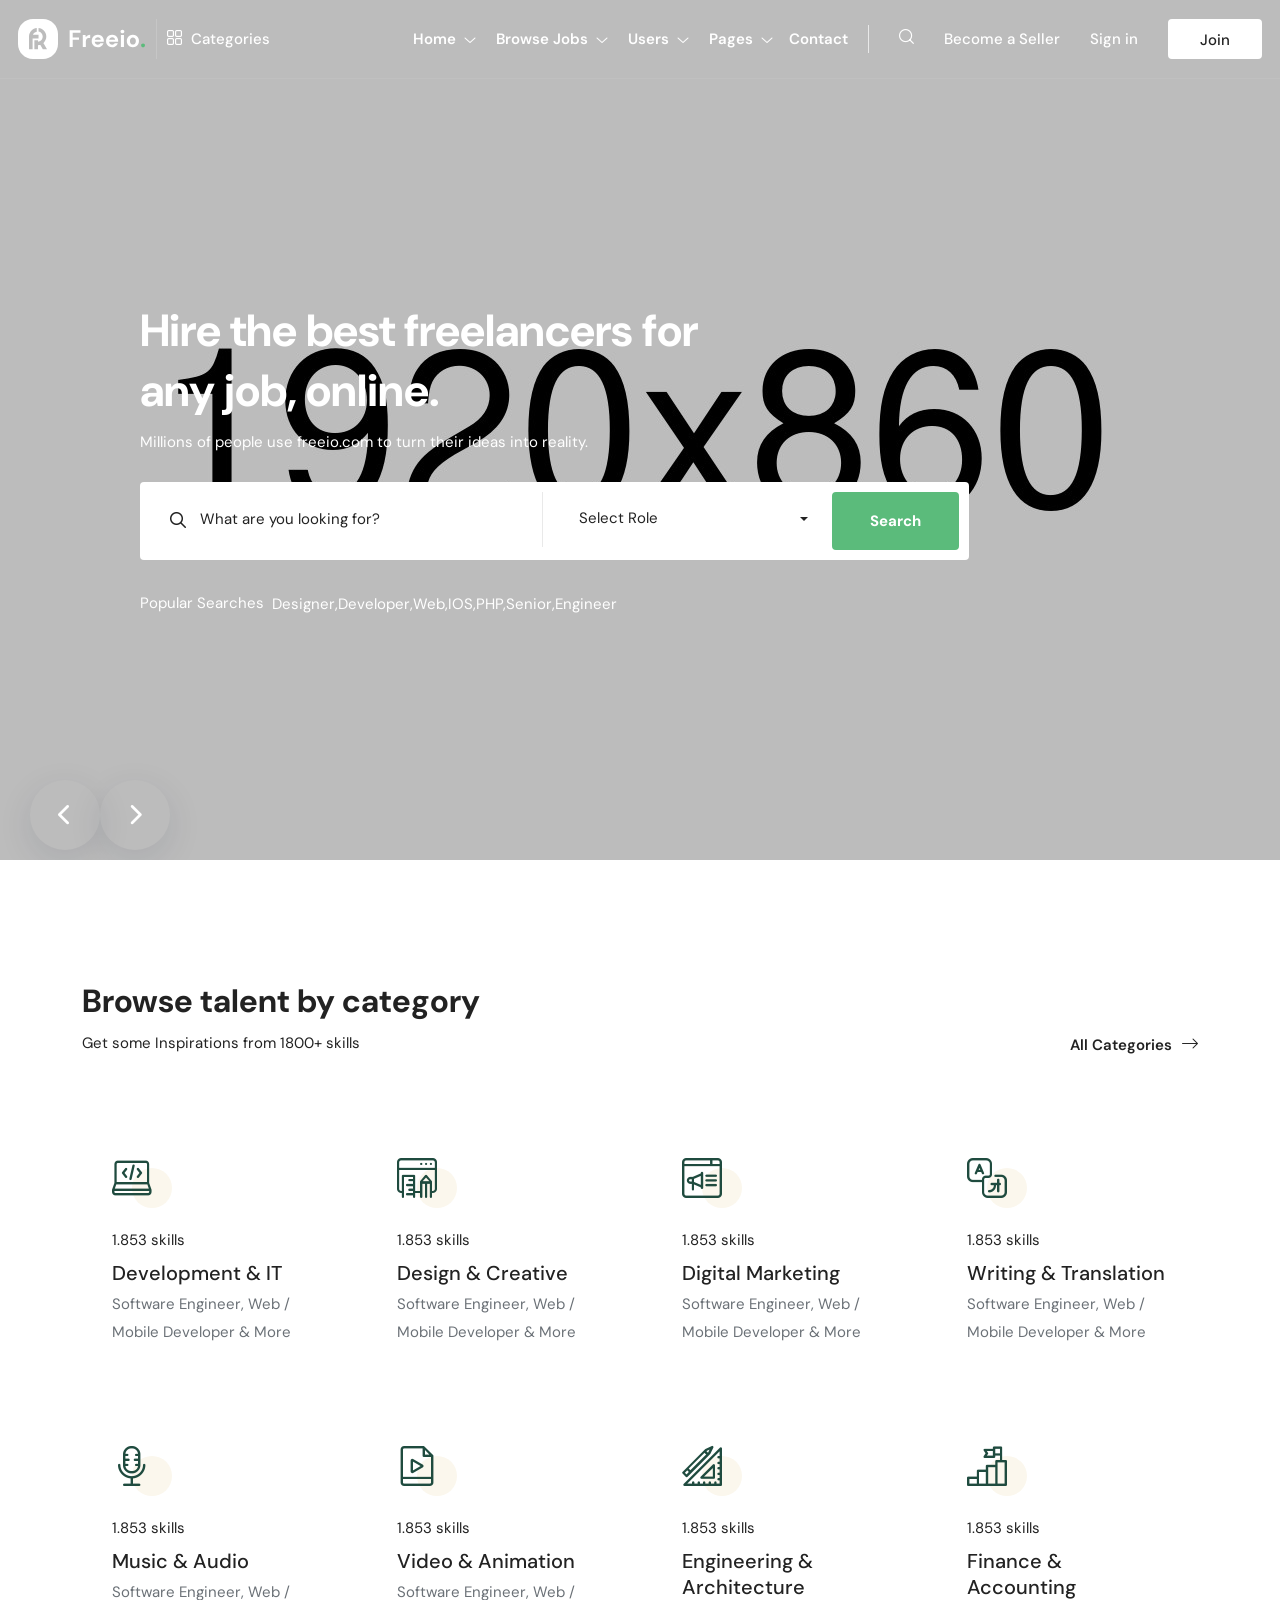
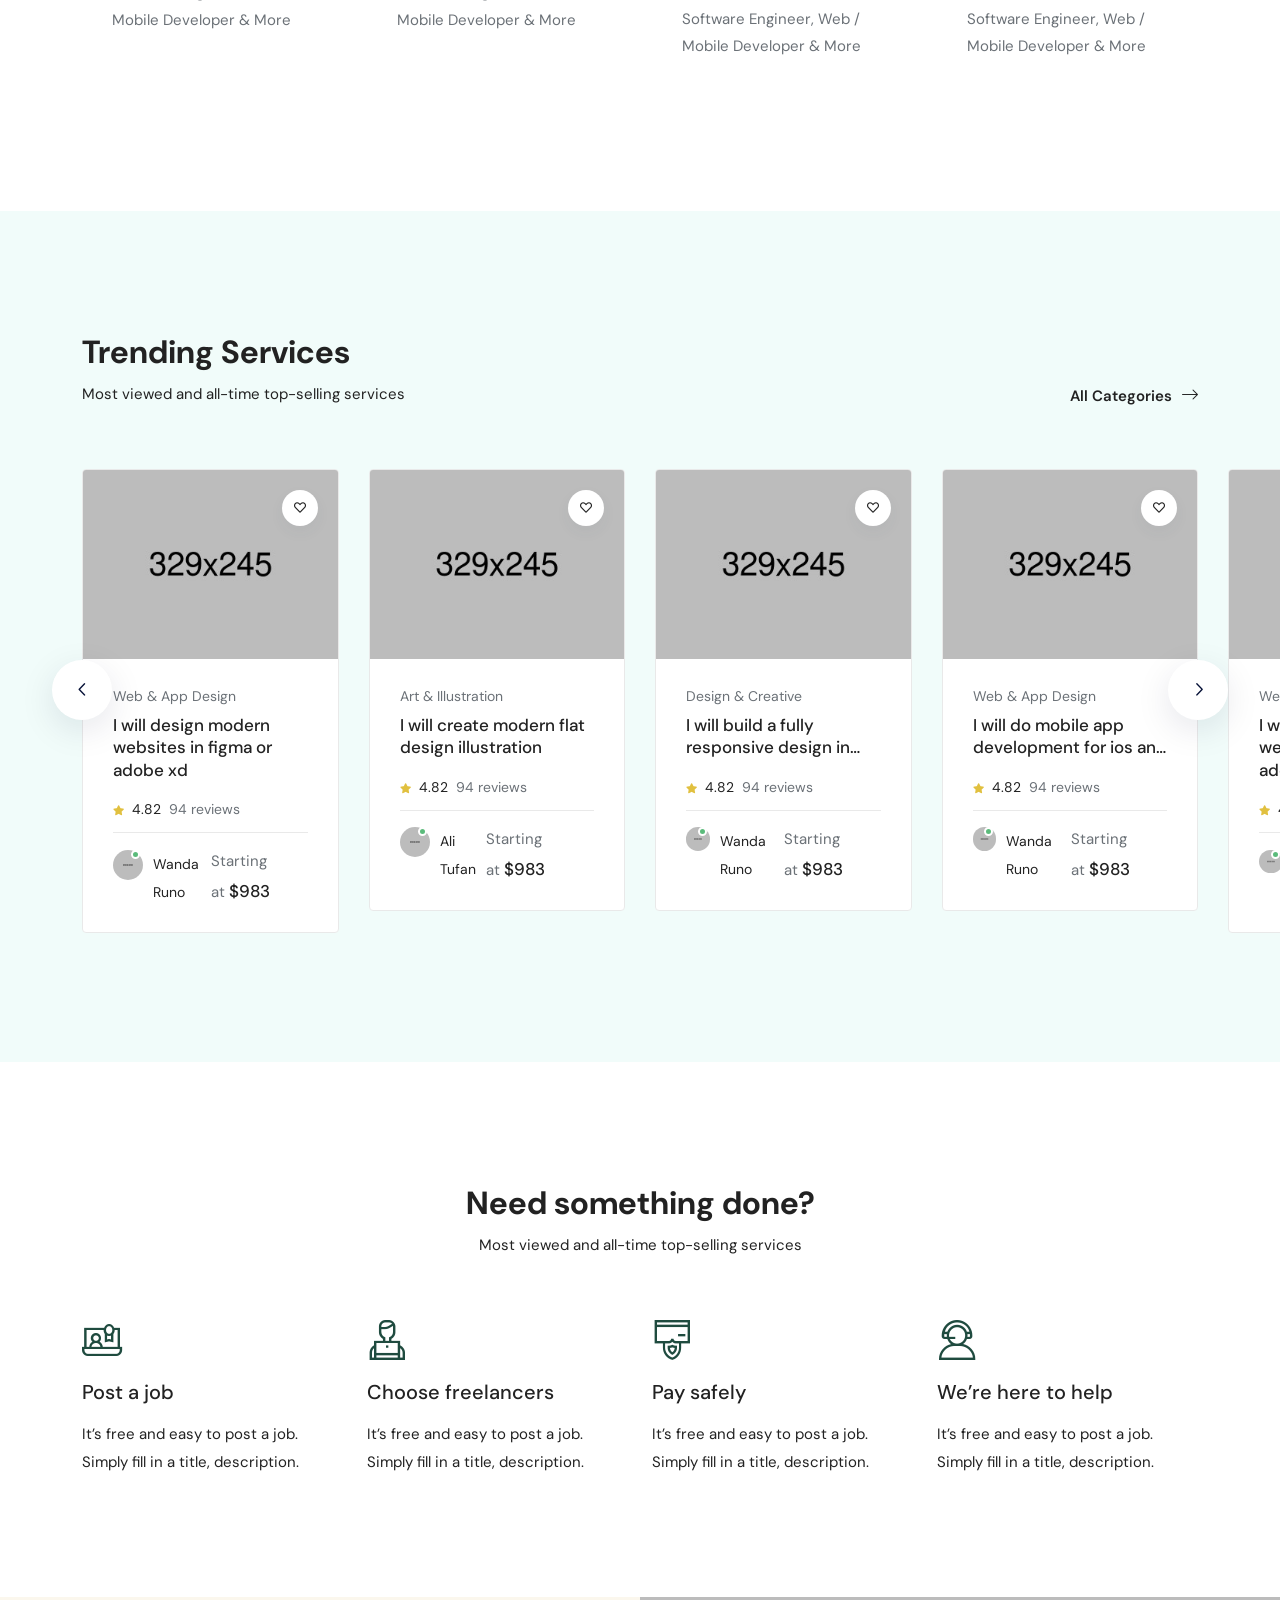
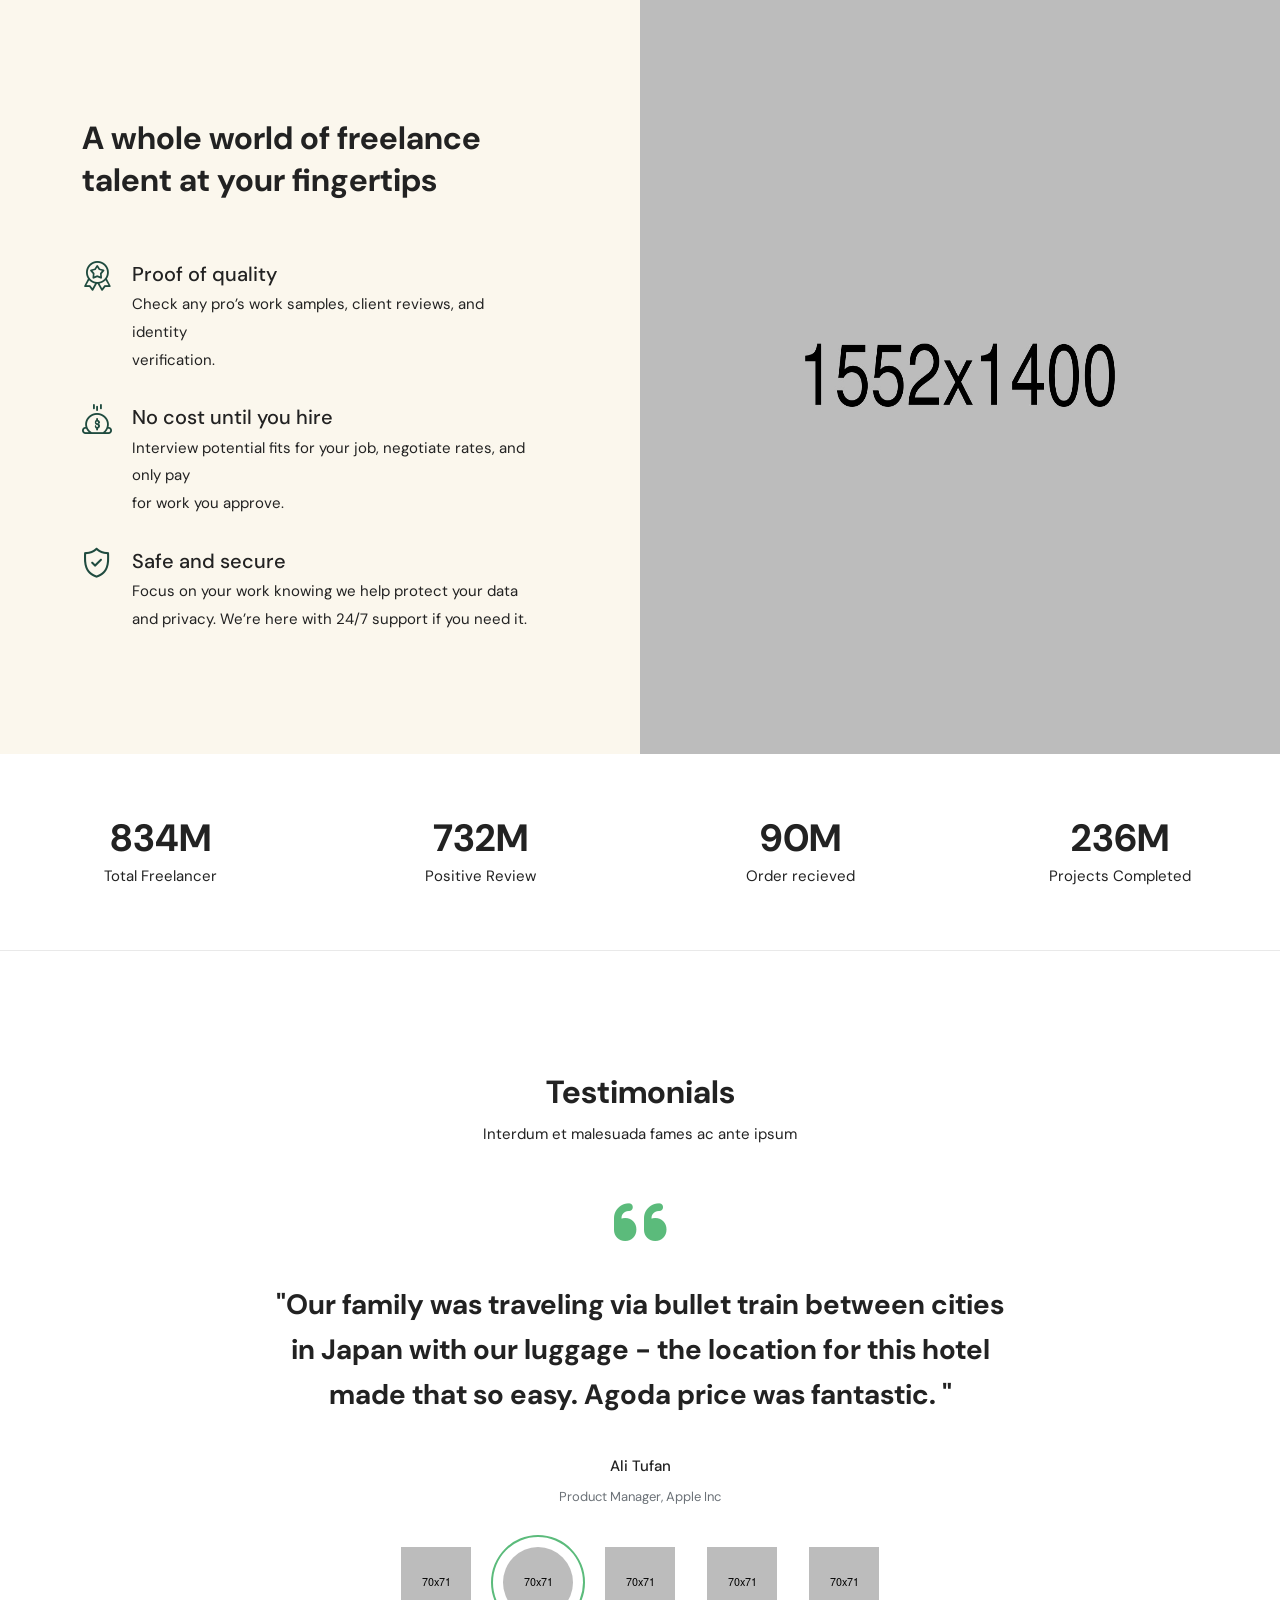
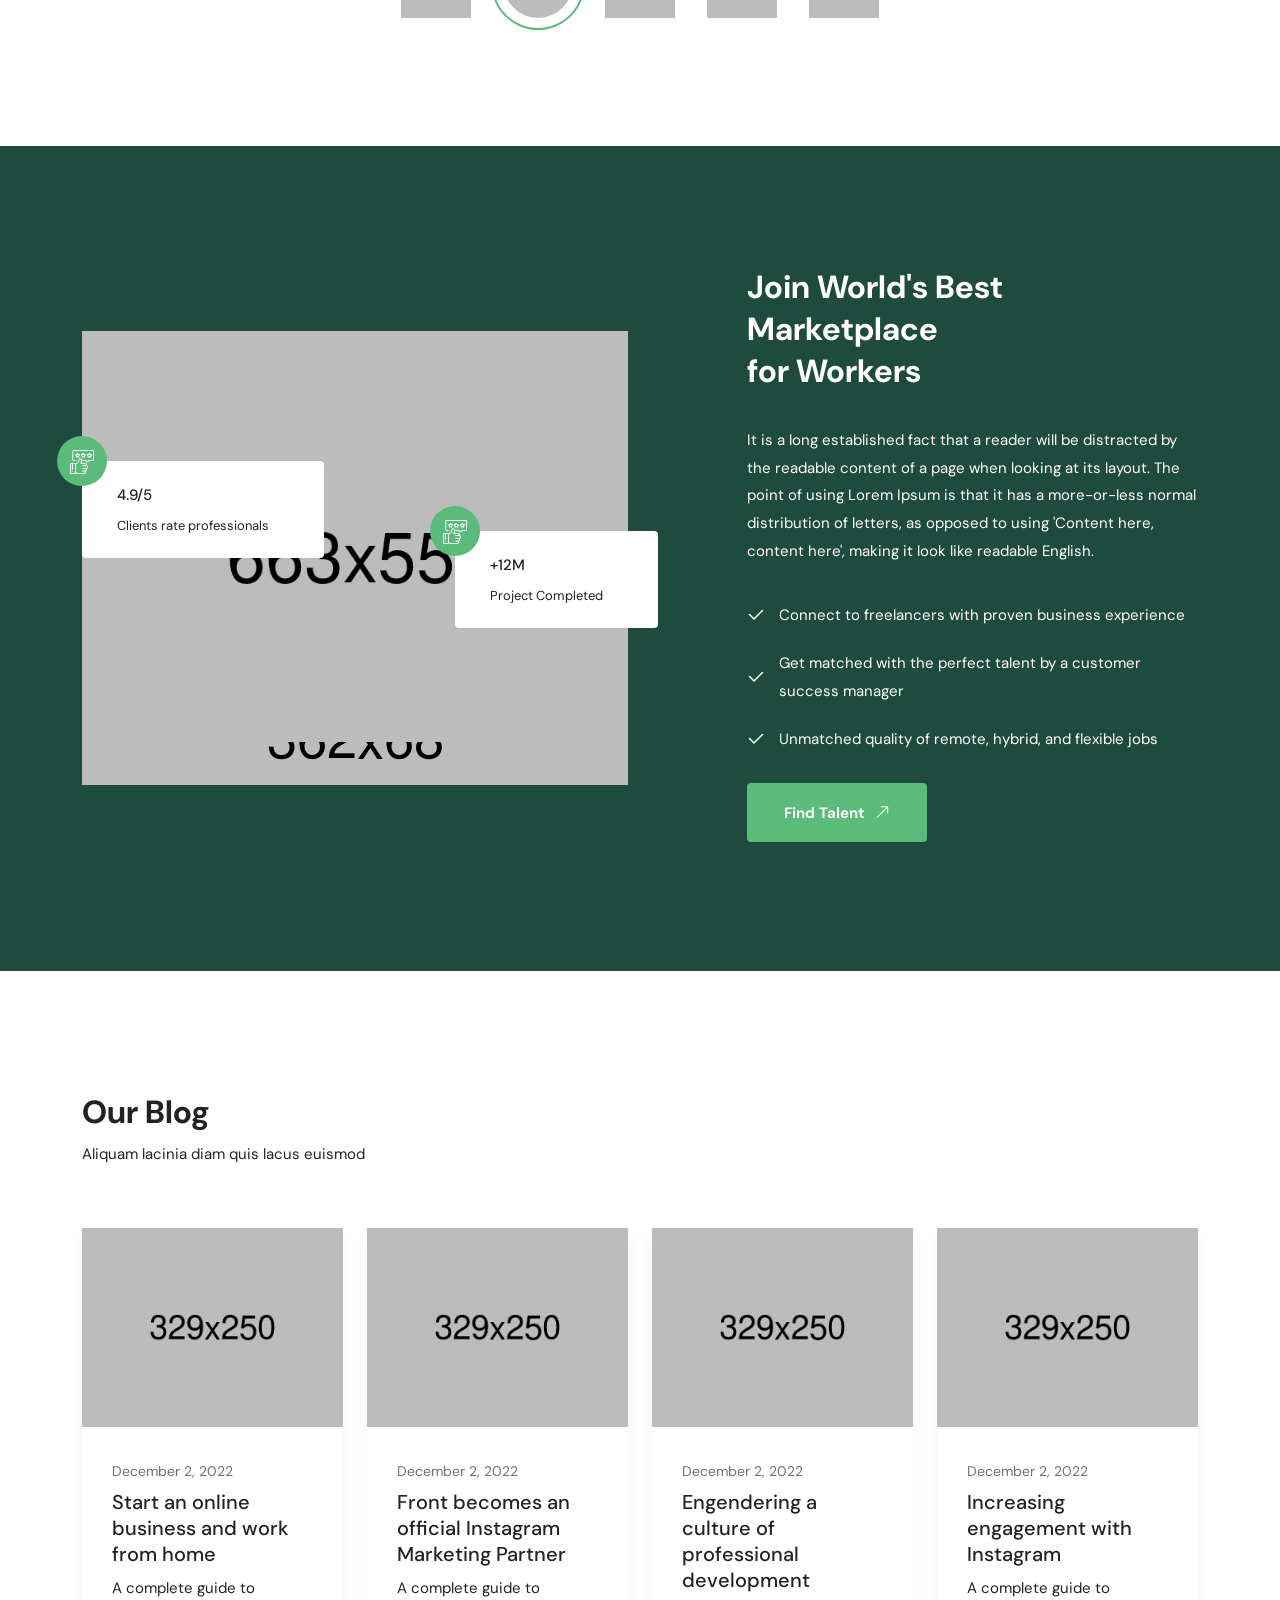
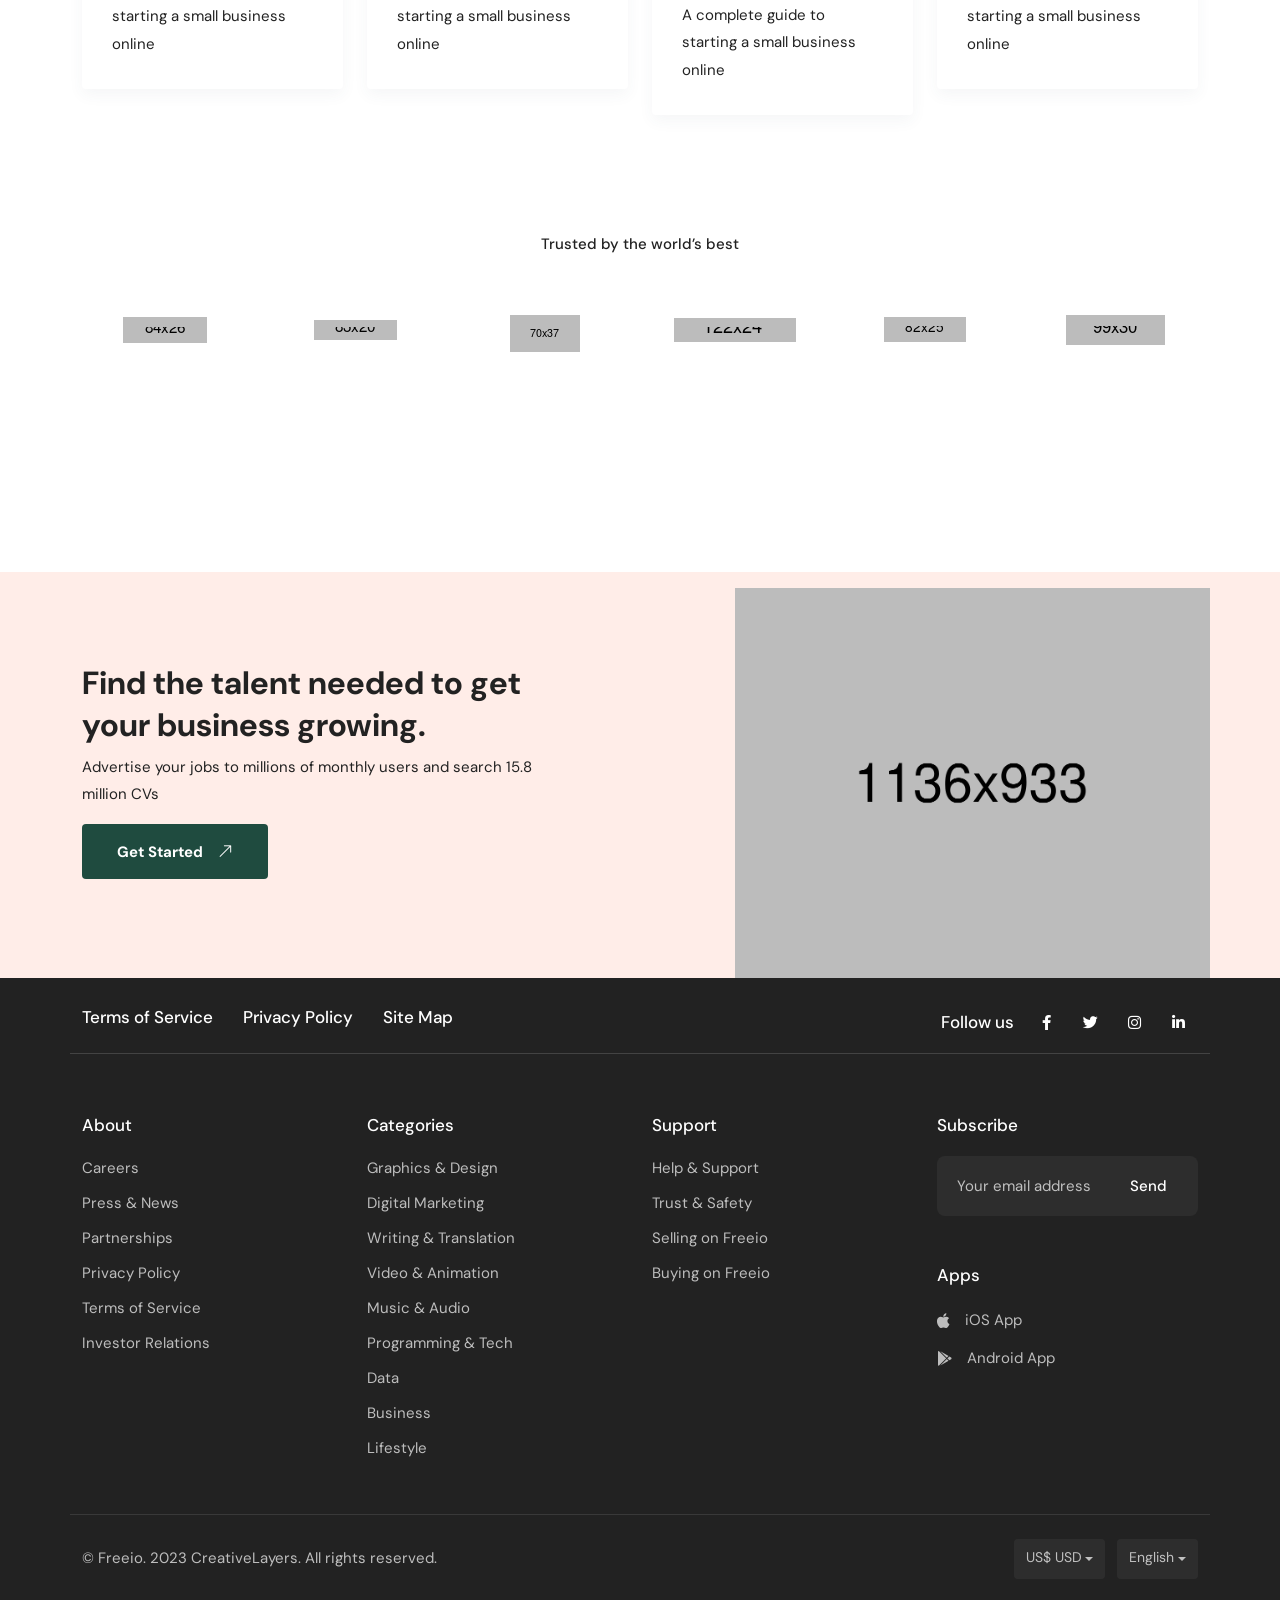
<file: main-files 2/html/index.html>
<!DOCTYPE html>
<html dir="ltr" lang="en">
<head>
<meta charset="utf-8">
<meta http-equiv="X-UA-Compatible" content="IE=edge">
<meta name="viewport" content="width=device-width, initial-scale=1">
<meta name="keywords" content="bidding, fiverr, freelance marketplace, freelancers, freelancing, gigs, hiring, job board, job portal, job posting, jobs marketplace, peopleperhour, proposals, sell services, upwork">
<meta name="description" content="Freeio - Freelance Marketplace HTML Template">
<meta name="CreativeLayers" content="ATFN">
<!-- css file -->
<link rel="stylesheet" href="css/bootstrap.min.css">
<link rel="stylesheet" href="css/jquery-ui.min.css">
<link rel="stylesheet" href="css/ace-responsive-menu.css">
<link rel="stylesheet" href="css/menu.css">
<link rel="stylesheet" href="css/fontawesome.css">
<link rel="stylesheet" href="css/flaticon.css">
<link rel="stylesheet" href="css/bootstrap-select.min.css">
<link rel="stylesheet" href="css/animate.css">
<link rel="stylesheet" href="css/slider.css">
<link rel="stylesheet" href="css/style.css">
<link rel="stylesheet" href="css/ud-custom-spacing.css">
<!-- Responsive stylesheet -->
<link rel="stylesheet" href="css/responsive.css">
<!-- Title -->
<title>Freeio - Freelance Marketplace HTML Template</title>
<!-- Favicon -->
<link href="images/favicon.ico" sizes="128x128" rel="shortcut icon" type="image/x-icon" />
<link href="images/favicon.ico" sizes="128x128" rel="shortcut icon" />
<!-- Apple Touch Icon -->
<link href="images/apple-touch-icon-60x60.png" sizes="60x60" rel="apple-touch-icon">
<link href="images/apple-touch-icon-72x72.png" sizes="72x72" rel="apple-touch-icon">
<link href="images/apple-touch-icon-114x114.png" sizes="114x114" rel="apple-touch-icon">
<link href="images/apple-touch-icon-180x180.png" sizes="180x180" rel="apple-touch-icon">

<!-- HTML5 shim and Respond.js for IE8 support of HTML5 elements and media queries -->
<!-- WARNING: Respond.js doesn't work if you view the page via file:// -->
<!--[if lt IE 9]>
<script src="https://oss.maxcdn.com/html5shiv/3.7.3/html5shiv.min.js"></script>
<script src="https://oss.maxcdn.com/respond/1.4.2/respond.min.js"></script>
<![endif]-->

</head>
<body>
<div class="wrapper ovh">
  <div class="preloader"></div>
  
  <!-- Main Header Nav -->
  <header class="header-nav nav-homepage-style stricky main-menu">
    <!-- Ace Responsive Menu -->
    <nav class="posr"> 
      <div class="container-fluid posr menu_bdrt1 px30">
        <div class="row align-items-center justify-content-between">
          <div class="col-auto px-0">
            <div class="d-flex align-items-center justify-content-between">
              <div class="logos br-white-light pr30 pr5-xl">
                <a class="header-logo logo1" href="index.html"><img src="images/header-logo.svg" alt="Header Logo"></a>
                <a class="header-logo logo2" href="index.html"><img src="images/header-logo2.svg" alt="Header Logo"></a>
              </div>
              <div class="home1_style">
                <div id="mega-menu">
                  <a class="btn-mega fw500" href="#"><span class="pl30 pl10-xl pr5 fz15 vam flaticon-menu"></span> Categories</a>
                  <ul class="menu ps-0">
                    <li> <a class="dropdown" href="#"> <span class="menu-icn flaticon-developer"></span> <span class="menu-title">Development & IT</span> </a>
                      <div class="drop-menu d-flex justify-content-between">
                        <div class="one-third">
                          <div class="h6 cat-title">Web & App Design</div>
                          <ul class="ps-0 mb40">
                            <li><a href="#">Website Design</a></li>
                            <li><a href="#">App DesignUX Design</a></li>
                            <li><a href="#">Landing Page Design</a></li>
                            <li><a href="#">Icon Design</a></li>
                          </ul>
                          <div class="h6 cat-title">Marketing Design</div>
                          <ul class="ps-0 mb-0">
                            <li><a href="#">Social Media Design</a></li>
                            <li><a href="#">Email Design</a></li>
                            <li><a href="#">Web Banners</a></li>
                            <li><a href="#">Signage Design</a></li>
                          </ul>
                        </div>
                        <div class="one-third">
                          <div class="h6 cat-title">Art & Illustration</div>
                          <ul class="ps-0 mb40">
                            <li><a href="#">Illustration</a></li>
                            <li><a href="#">NFT Art</a></li>
                            <li><a href="#">Pattern Design</a></li>
                            <li><a href="#">Portraits & Caricatures</a></li>
                            <li><a href="#">Cartoons & Comics</a></li>
                            <li><a href="#">Tattoo Design</a></li>
                            <li><a href="#">Storyboards</a></li>
                          </ul>
                          <div class="h6 cat-title">Gaming</div>
                          <ul class="ps-0 mb-0">
                            <li><a href="#">Game Art</a></li>
                            <li><a href="#">Graphics for Streamers</a></li>
                            <li><a href="#">Twitch Store</a></li>
                          </ul>
                        </div>
                        <div class="one-third">
                          <div class="h6 cat-title">Visual Design</div>
                          <ul class="ps-0 mb40">
                            <li><a href="#">Image Editing</a></li>
                            <li><a href="#">Presentation Design</a></li>
                            <li><a href="#">Infographic Design</a></li>
                            <li><a href="#">Vector Tracing</a></li>
                            <li><a href="#">Resume Design</a></li>
                          </ul>
                          <div class="h6 cat-title">Print Design</div>
                          <ul class="ps-0 mb-0">
                            <li><a href="#">T-Shirts & Merchandise</a></li>
                            <li><a href="#">Flyer Design</a></li>
                            <li><a href="#">Brochure Design</a></li>
                            <li><a href="#">Poster Design</a></li>
                            <li><a href="#">Catalog Design</a></li>
                          </ul>
                        </div>
                      </div>
                    </li>
                    <li> <a class="dropdown" href="#"> <span class="menu-icn flaticon-web-design-1"></span> <span class="menu-title">Design & Creative</span> </a>
                      <div class="drop-menu d-flex justify-content-between">
                        <div class="one-third">
                          <div class="h6 cat-title">Web & App Design</div>
                          <ul class="ps-0 mb40">
                            <li><a href="#">Website Design</a></li>
                            <li><a href="#">App DesignUX Design</a></li>
                            <li><a href="#">Landing Page Design</a></li>
                            <li><a href="#">Icon Design</a></li>
                          </ul>
                          <div class="h6 cat-title">Marketing Design</div>
                          <ul class="ps-0 mb-0">
                            <li><a href="#">Social Media Design</a></li>
                            <li><a href="#">Email Design</a></li>
                            <li><a href="#">Web Banners</a></li>
                            <li><a href="#">Signage Design</a></li>
                          </ul>
                        </div>
                        <div class="one-third">
                          <div class="h6 cat-title">Art & Illustration</div>
                          <ul class="ps-0 mb40">
                            <li><a href="#">Illustration</a></li>
                            <li><a href="#">NFT Art</a></li>
                            <li><a href="#">Pattern Design</a></li>
                            <li><a href="#">Portraits & Caricatures</a></li>
                            <li><a href="#">Cartoons & Comics</a></li>
                            <li><a href="#">Tattoo Design</a></li>
                            <li><a href="#">Storyboards</a></li>
                          </ul>
                          <div class="h6 cat-title">Gaming</div>
                          <ul class="ps-0 mb-0">
                            <li><a href="#">Game Art</a></li>
                            <li><a href="#">Graphics for Streamers</a></li>
                            <li><a href="#">Twitch Store</a></li>
                          </ul>
                        </div>
                        <div class="one-third">
                          <div class="h6 cat-title">Visual Design</div>
                          <ul class="ps-0 mb40">
                            <li><a href="#">Image Editing</a></li>
                            <li><a href="#">Presentation Design</a></li>
                            <li><a href="#">Infographic Design</a></li>
                            <li><a href="#">Vector Tracing</a></li>
                            <li><a href="#">Resume Design</a></li>
                          </ul>
                          <div class="h6 cat-title">Print Design</div>
                          <ul class="ps-0 mb-0">
                            <li><a href="#">T-Shirts & Merchandise</a></li>
                            <li><a href="#">Flyer Design</a></li>
                            <li><a href="#">Brochure Design</a></li>
                            <li><a href="#">Poster Design</a></li>
                            <li><a href="#">Catalog Design</a></li>
                          </ul>
                        </div>
                      </div>
                    </li>
                    <li> <a class="dropdown" href="#"> <span class="menu-icn flaticon-digital-marketing"></span> <span class="menu-title">Digital Marketing</span> </a>
                      <div class="drop-menu d-flex justify-content-between">
                        <div class="one-third">
                          <div class="h6 cat-title">Web & App Design</div>
                          <ul class="ps-0 mb40">
                            <li><a href="#">Website Design</a></li>
                            <li><a href="#">App DesignUX Design</a></li>
                            <li><a href="#">Landing Page Design</a></li>
                            <li><a href="#">Icon Design</a></li>
                          </ul>
                          <div class="h6 cat-title">Marketing Design</div>
                          <ul class="ps-0 mb-0">
                            <li><a href="#">Social Media Design</a></li>
                            <li><a href="#">Email Design</a></li>
                            <li><a href="#">Web Banners</a></li>
                            <li><a href="#">Signage Design</a></li>
                          </ul>
                        </div>
                        <div class="one-third">
                          <div class="h6 cat-title">Art & Illustration</div>
                          <ul class="ps-0 mb40">
                            <li><a href="#">Illustration</a></li>
                            <li><a href="#">NFT Art</a></li>
                            <li><a href="#">Pattern Design</a></li>
                            <li><a href="#">Portraits & Caricatures</a></li>
                            <li><a href="#">Cartoons & Comics</a></li>
                            <li><a href="#">Tattoo Design</a></li>
                            <li><a href="#">Storyboards</a></li>
                          </ul>
                          <div class="h6 cat-title">Gaming</div>
                          <ul class="ps-0 mb-0">
                            <li><a href="#">Game Art</a></li>
                            <li><a href="#">Graphics for Streamers</a></li>
                            <li><a href="#">Twitch Store</a></li>
                          </ul>
                        </div>
                        <div class="one-third">
                          <div class="h6 cat-title">Visual Design</div>
                          <ul class="ps-0 mb40">
                            <li><a href="#">Image Editing</a></li>
                            <li><a href="#">Presentation Design</a></li>
                            <li><a href="#">Infographic Design</a></li>
                            <li><a href="#">Vector Tracing</a></li>
                            <li><a href="#">Resume Design</a></li>
                          </ul>
                          <div class="h6 cat-title">Print Design</div>
                          <ul class="ps-0 mb-0">
                            <li><a href="#">T-Shirts & Merchandise</a></li>
                            <li><a href="#">Flyer Design</a></li>
                            <li><a href="#">Brochure Design</a></li>
                            <li><a href="#">Poster Design</a></li>
                            <li><a href="#">Catalog Design</a></li>
                          </ul>
                        </div>
                      </div>
                    </li>
                    <li> <a class="dropdown" href="#"> <span class="menu-icn flaticon-translator"></span> <span class="menu-title">Writing & Translation</span> </a>
                      <div class="drop-menu d-flex justify-content-between">
                        <div class="one-third">
                          <div class="h6 cat-title">Web & App Design</div>
                          <ul class="ps-0 mb40">
                            <li><a href="#">Website Design</a></li>
                            <li><a href="#">App DesignUX Design</a></li>
                            <li><a href="#">Landing Page Design</a></li>
                            <li><a href="#">Icon Design</a></li>
                          </ul>
                          <div class="h6 cat-title">Marketing Design</div>
                          <ul class="ps-0 mb-0">
                            <li><a href="#">Social Media Design</a></li>
                            <li><a href="#">Email Design</a></li>
                            <li><a href="#">Web Banners</a></li>
                            <li><a href="#">Signage Design</a></li>
                          </ul>
                        </div>
                        <div class="one-third">
                          <div class="h6 cat-title">Art & Illustration</div>
                          <ul class="ps-0 mb40">
                            <li><a href="#">Illustration</a></li>
                            <li><a href="#">NFT Art</a></li>
                            <li><a href="#">Pattern Design</a></li>
                            <li><a href="#">Portraits & Caricatures</a></li>
                            <li><a href="#">Cartoons & Comics</a></li>
                            <li><a href="#">Tattoo Design</a></li>
                            <li><a href="#">Storyboards</a></li>
                          </ul>
                          <div class="h6 cat-title">Gaming</div>
                          <ul class="ps-0 mb-0">
                            <li><a href="#">Game Art</a></li>
                            <li><a href="#">Graphics for Streamers</a></li>
                            <li><a href="#">Twitch Store</a></li>
                          </ul>
                        </div>
                        <div class="one-third">
                          <div class="h6 cat-title">Visual Design</div>
                          <ul class="ps-0 mb40">
                            <li><a href="#">Image Editing</a></li>
                            <li><a href="#">Presentation Design</a></li>
                            <li><a href="#">Infographic Design</a></li>
                            <li><a href="#">Vector Tracing</a></li>
                            <li><a href="#">Resume Design</a></li>
                          </ul>
                          <div class="h6 cat-title">Print Design</div>
                          <ul class="ps-0 mb-0">
                            <li><a href="#">T-Shirts & Merchandise</a></li>
                            <li><a href="#">Flyer Design</a></li>
                            <li><a href="#">Brochure Design</a></li>
                            <li><a href="#">Poster Design</a></li>
                            <li><a href="#">Catalog Design</a></li>
                          </ul>
                        </div>
                      </div>
                    </li>
                    <li> <a class="dropdown" href="#"> <span class="menu-icn flaticon-microphone"></span> <span class="menu-title">Music & Audio</span> </a>
                      <div class="drop-menu d-flex justify-content-between">
                        <div class="one-third">
                          <div class="h6 cat-title">Web & App Design</div>
                          <ul class="ps-0 mb40">
                            <li><a href="#">Website Design</a></li>
                            <li><a href="#">App DesignUX Design</a></li>
                            <li><a href="#">Landing Page Design</a></li>
                            <li><a href="#">Icon Design</a></li>
                          </ul>
                          <div class="h6 cat-title">Marketing Design</div>
                          <ul class="ps-0 mb-0">
                            <li><a href="#">Social Media Design</a></li>
                            <li><a href="#">Email Design</a></li>
                            <li><a href="#">Web Banners</a></li>
                            <li><a href="#">Signage Design</a></li>
                          </ul>
                        </div>
                        <div class="one-third">
                          <div class="h6 cat-title">Art & Illustration</div>
                          <ul class="ps-0 mb40">
                            <li><a href="#">Illustration</a></li>
                            <li><a href="#">NFT Art</a></li>
                            <li><a href="#">Pattern Design</a></li>
                            <li><a href="#">Portraits & Caricatures</a></li>
                            <li><a href="#">Cartoons & Comics</a></li>
                            <li><a href="#">Tattoo Design</a></li>
                            <li><a href="#">Storyboards</a></li>
                          </ul>
                          <div class="h6 cat-title">Gaming</div>
                          <ul class="ps-0 mb-0">
                            <li><a href="#">Game Art</a></li>
                            <li><a href="#">Graphics for Streamers</a></li>
                            <li><a href="#">Twitch Store</a></li>
                          </ul>
                        </div>
                        <div class="one-third">
                          <div class="h6 cat-title">Visual Design</div>
                          <ul class="ps-0 mb40">
                            <li><a href="#">Image Editing</a></li>
                            <li><a href="#">Presentation Design</a></li>
                            <li><a href="#">Infographic Design</a></li>
                            <li><a href="#">Vector Tracing</a></li>
                            <li><a href="#">Resume Design</a></li>
                          </ul>
                          <div class="h6 cat-title">Print Design</div>
                          <ul class="ps-0 mb-0">
                            <li><a href="#">T-Shirts & Merchandise</a></li>
                            <li><a href="#">Flyer Design</a></li>
                            <li><a href="#">Brochure Design</a></li>
                            <li><a href="#">Poster Design</a></li>
                            <li><a href="#">Catalog Design</a></li>
                          </ul>
                        </div>
                      </div>
                    </li>
                    <li> <a class="dropdown" href="#"> <span class="menu-icn flaticon-video-file"></span> <span class="menu-title">Video & Animation</span> </a>
                      <div class="drop-menu d-flex justify-content-between">
                        <div class="one-third">
                          <div class="h6 cat-title">Web & App Design</div>
                          <ul class="ps-0 mb40">
                            <li><a href="#">Website Design</a></li>
                            <li><a href="#">App DesignUX Design</a></li>
                            <li><a href="#">Landing Page Design</a></li>
                            <li><a href="#">Icon Design</a></li>
                          </ul>
                          <div class="h6 cat-title">Marketing Design</div>
                          <ul class="ps-0 mb-0">
                            <li><a href="#">Social Media Design</a></li>
                            <li><a href="#">Email Design</a></li>
                            <li><a href="#">Web Banners</a></li>
                            <li><a href="#">Signage Design</a></li>
                          </ul>
                        </div>
                        <div class="one-third">
                          <div class="h6 cat-title">Art & Illustration</div>
                          <ul class="ps-0 mb40">
                            <li><a href="#">Illustration</a></li>
                            <li><a href="#">NFT Art</a></li>
                            <li><a href="#">Pattern Design</a></li>
                            <li><a href="#">Portraits & Caricatures</a></li>
                            <li><a href="#">Cartoons & Comics</a></li>
                            <li><a href="#">Tattoo Design</a></li>
                            <li><a href="#">Storyboards</a></li>
                          </ul>
                          <div class="h6 cat-title">Gaming</div>
                          <ul class="ps-0 mb-0">
                            <li><a href="#">Game Art</a></li>
                            <li><a href="#">Graphics for Streamers</a></li>
                            <li><a href="#">Twitch Store</a></li>
                          </ul>
                        </div>
                        <div class="one-third">
                          <div class="h6 cat-title">Visual Design</div>
                          <ul class="ps-0 mb40">
                            <li><a href="#">Image Editing</a></li>
                            <li><a href="#">Presentation Design</a></li>
                            <li><a href="#">Infographic Design</a></li>
                            <li><a href="#">Vector Tracing</a></li>
                            <li><a href="#">Resume Design</a></li>
                          </ul>
                          <div class="h6 cat-title">Print Design</div>
                          <ul class="ps-0 mb-0">
                            <li><a href="#">T-Shirts & Merchandise</a></li>
                            <li><a href="#">Flyer Design</a></li>
                            <li><a href="#">Brochure Design</a></li>
                            <li><a href="#">Poster Design</a></li>
                            <li><a href="#">Catalog Design</a></li>
                          </ul>
                        </div>
                      </div>
                    </li>
                    <li> <a class="dropdown" href="#"> <span class="menu-icn flaticon-ruler"></span> <span class="menu-title">Engineering & Architecture</span> </a>
                      <div class="drop-menu d-flex justify-content-between">
                        <div class="one-third">
                          <div class="h6 cat-title">Web & App Design</div>
                          <ul class="ps-0 mb40">
                            <li><a href="#">Website Design</a></li>
                            <li><a href="#">App DesignUX Design</a></li>
                            <li><a href="#">Landing Page Design</a></li>
                            <li><a href="#">Icon Design</a></li>
                          </ul>
                          <div class="h6 cat-title">Marketing Design</div>
                          <ul class="ps-0 mb-0">
                            <li><a href="#">Social Media Design</a></li>
                            <li><a href="#">Email Design</a></li>
                            <li><a href="#">Web Banners</a></li>
                            <li><a href="#">Signage Design</a></li>
                          </ul>
                        </div>
                        <div class="one-third">
                          <div class="h6 cat-title">Art & Illustration</div>
                          <ul class="ps-0 mb40">
                            <li><a href="#">Illustration</a></li>
                            <li><a href="#">NFT Art</a></li>
                            <li><a href="#">Pattern Design</a></li>
                            <li><a href="#">Portraits & Caricatures</a></li>
                            <li><a href="#">Cartoons & Comics</a></li>
                            <li><a href="#">Tattoo Design</a></li>
                            <li><a href="#">Storyboards</a></li>
                          </ul>
                          <div class="h6 cat-title">Gaming</div>
                          <ul class="ps-0 mb-0">
                            <li><a href="#">Game Art</a></li>
                            <li><a href="#">Graphics for Streamers</a></li>
                            <li><a href="#">Twitch Store</a></li>
                          </ul>
                        </div>
                        <div class="one-third">
                          <div class="h6 cat-title">Visual Design</div>
                          <ul class="ps-0 mb40">
                            <li><a href="#">Image Editing</a></li>
                            <li><a href="#">Presentation Design</a></li>
                            <li><a href="#">Infographic Design</a></li>
                            <li><a href="#">Vector Tracing</a></li>
                            <li><a href="#">Resume Design</a></li>
                          </ul>
                          <div class="h6 cat-title">Print Design</div>
                          <ul class="ps-0 mb-0">
                            <li><a href="#">T-Shirts & Merchandise</a></li>
                            <li><a href="#">Flyer Design</a></li>
                            <li><a href="#">Brochure Design</a></li>
                            <li><a href="#">Poster Design</a></li>
                            <li><a href="#">Catalog Design</a></li>
                          </ul>
                        </div>
                      </div>
                    </li>
                    <li> <a class="dropdown" href="#"> <span class="menu-icn flaticon-goal"></span> <span class="menu-title">Finance & Accounting</span> </a>
                      <div class="drop-menu d-flex justify-content-between">
                        <div class="one-third">
                          <div class="h6 cat-title">Web & App Design</div>
                          <ul class="ps-0 mb40">
                            <li><a href="#">Website Design</a></li>
                            <li><a href="#">App DesignUX Design</a></li>
                            <li><a href="#">Landing Page Design</a></li>
                            <li><a href="#">Icon Design</a></li>
                          </ul>
                          <div class="h6 cat-title">Marketing Design</div>
                          <ul class="ps-0 mb-0">
                            <li><a href="#">Social Media Design</a></li>
                            <li><a href="#">Email Design</a></li>
                            <li><a href="#">Web Banners</a></li>
                            <li><a href="#">Signage Design</a></li>
                          </ul>
                        </div>
                        <div class="one-third">
                          <div class="h6 cat-title">Art & Illustration</div>
                          <ul class="ps-0 mb40">
                            <li><a href="#">Illustration</a></li>
                            <li><a href="#">NFT Art</a></li>
                            <li><a href="#">Pattern Design</a></li>
                            <li><a href="#">Portraits & Caricatures</a></li>
                            <li><a href="#">Cartoons & Comics</a></li>
                            <li><a href="#">Tattoo Design</a></li>
                            <li><a href="#">Storyboards</a></li>
                          </ul>
                          <div class="h6 cat-title">Gaming</div>
                          <ul class="ps-0 mb-0">
                            <li><a href="#">Game Art</a></li>
                            <li><a href="#">Graphics for Streamers</a></li>
                            <li><a href="#">Twitch Store</a></li>
                          </ul>
                        </div>
                        <div class="one-third">
                          <div class="h6 cat-title">Visual Design</div>
                          <ul class="ps-0 mb40">
                            <li><a href="#">Image Editing</a></li>
                            <li><a href="#">Presentation Design</a></li>
                            <li><a href="#">Infographic Design</a></li>
                            <li><a href="#">Vector Tracing</a></li>
                            <li><a href="#">Resume Design</a></li>
                          </ul>
                          <div class="h6 cat-title">Print Design</div>
                          <ul class="ps-0 mb-0">
                            <li><a href="#">T-Shirts & Merchandise</a></li>
                            <li><a href="#">Flyer Design</a></li>
                            <li><a href="#">Brochure Design</a></li>
                            <li><a href="#">Poster Design</a></li>
                            <li><a href="#">Catalog Design</a></li>
                          </ul>
                        </div>
                      </div>
                    </li>
                  </ul>
                </div>
              </div>
            </div>
          </div>
          <div class="col-auto px-0">
            <div class="d-flex align-items-center">
              <!-- Responsive Menu Structure-->
              <ul id="respMenu" class="ace-responsive-menu" data-menu-style="horizontal">
                <li class="visible_list"> <a class="list-item" href="#"><span class="title">Home</span></a>
                  <!-- Level Two-->
                  <ul>
                    <li><a href="index.html">Home V1</a></li>
                    <li><a href="index2.html">Home V2</a></li>
                    <li><a href="index3.html">Home V3</a></li>
                    <li><a href="index4.html">Home V4</a></li>
                    <li><a href="index5.html">Home V5</a></li>
                    <li><a href="index6.html">Home V6</a></li>
                    <li><a href="index7.html">Home V7</a></li>
                    <li><a href="index8.html">Home V8</a></li>
                    <li><a href="index9.html">Home V9</a></li>
                    <li><a href="index10.html">Home V10</a></li>
                    <li><a href="index11.html">Home V11</a></li>
                    <li><a href="index12.html">Home V12</a></li>
                    <li><a href="index13.html">Home V13</a></li>
                    <li><a href="index14.html">Home V14</a></li>
                    <li><a href="index15.html">Home V15</a></li>
                    <li><a href="index16.html">Home V16</a></li>
                    <li><a href="index17.html">Home V17</a></li>
                    <li><a href="index18.html">Home V18</a></li>
                    <li><a href="index19.html">Home V19</a></li>
                    <li><a href="index20.html">Home V20</a></li>
                  </ul>
                </li>
                <li class="visible_list"> <a class="list-item" href="#"><span class="title">Browse Jobs</span></a>
                  <ul >
                    <li> <a href="#"><span class="title">Services</span></a>
                      <ul>
                        <li><a href="page-service-v1.html">Service v1</a></li>
                        <li><a href="page-service-v2.html">Service v2</a></li>
                        <li><a href="page-service-v3.html">Service v3</a></li>
                        <li><a href="page-service-v4.html">Service v4</a></li>
                        <li><a href="page-service-v5.html">Service v5</a></li>
                        <li><a href="page-service-v6.html">Service v6</a></li>
                        <li><a href="page-service-v7.html">Service v7</a></li>
                        <li><a href="page-service-all.html">Service All</a></li>
                        <li><a href="page-service-single.html">Service Single</a></li>
                        <li><a href="page-service-single-v1.html">Single V1</a></li>
                        <li><a href="page-service-single-v2.html">Single V2</a></li>
                      </ul>
                    </li>
                    <li> <a href="#"><span class="title">Projects</span></a>
                      <ul>
                        <li><a href="page-project-v1.html">Project v1</a></li>
                        <li><a href="page-project-list-v1.html">List v1</a></li>
                        <li><a href="page-project-list-v2.html">List v2</a></li>
                        <li><a href="page-project-list-v3.html">List v3</a></li>
                        <li><a href="page-project-single.html">Project Single</a></li>
                        <li><a href="page-project-single-v1.html">Single V1</a></li>
                        <li><a href="page-project-single-v2.html">Single V2</a></li>
                      </ul>
                    </li>
                    <li> <a href="#"><span class="title">Job View</span></a>
                      <ul>
                        <li><a href="page-job-list-v1.html">Job list v1</a></li>
                        <li><a href="page-job-list-v2.html">Job list v2</a></li>
                        <li><a href="page-job-list-v3.html">Job list V3</a></li>
                        <li><a href="page-job-list-single.html">Job Single</a></li>
                      </ul>
                    </li>
                  </ul>
                </li>
                <li class="visible_list"> <a class="list-item" href="#"><span class="title">Users</span></a>
                  <ul>
                    <li> <a href="#"><span class="title">Dashboard</span></a>
                      <ul>
                        <li><a href="page-dashboard.html">Dashboard</a></li>
                        <li><a href="page-dashboard-proposal.html">Proposal</a></li>
                        <li><a href="page-dashboard-save.html">Saved</a></li>
                        <li><a href="page-dashboard-message.html">Message</a></li>
                        <li><a href="page-dashboard-reviews.html">Reviews</a></li>
                        <li><a href="page-dashboard-invoice.html">Invoice</a></li>
                        <li><a href="page-dashboard-payouts.html">Payouts</a></li>
                        <li><a href="page-dashboard-statement.html">Statement</a></li>
                        <li><a href="page-dashboard-manage-service.html">Manage Service</a></li>
                        <li><a href="page-dashboard-add-service.html">Add Services</a></li>
                        <li><a href="page-dashboard-manage-jobs.html">Manage Jobs</a></li>
                        <li><a href="page-dashboard-manage-project.html">Manage Project</a></li>
                        <li><a href="page-dashboard-create-project.html">Create Project</a></li>
                        <li><a href="page-dashboard-profile.html">My Profile</a></li>
                      </ul>
                    </li>
                    <li> <a href="#"><span class="title">Employee</span></a>
                      <ul>
                        <li><a href="page-employee-v1.html">Employee V1</a></li>
                        <li><a href="page-employee-v2.html">Employee V2</a></li>
                        <li><a href="page-employee-single.html">Employee Single</a></li>
                      </ul>
                    </li>
                    <li> <a href="#"><span class="title">Freelancer</span></a>
                      <ul>
                        <li><a href="page-freelancer-v1.html">Freelancer V1</a></li>
                        <li><a href="page-freelancer-v2.html">Freelancer V2</a></li>
                        <li><a href="page-freelancer-v3.html">Freelancer V3</a></li>
                        <li><a href="page-freelancer-list-v1.html">List V1</a></li>
                        <li><a href="page-freelancer-list-v2.html">List V2</a></li>
                        <li><a href="page-freelancer-list-v3.html">List V3</a></li>
                        <li><a href="page-freelancer-single.html">Freelancer Single</a></li>
                        <li><a href="page-freelancer-single-v1.html">Single V1</a></li>
                        <li><a href="page-freelancer-single-v2.html">Single V2</a></li>
                      </ul>
                    </li>
                    <li> <a href="page-become-seller.html"><span class="title">Become Seller</span></a></li>
                  </ul>
                </li>
                <li class="visible_list"> <a class="list-item" href="#"><span class="title">Pages</span></a>
                  <ul>
                    <li> <a href="#"><span class="title">About</span></a>
                      <ul>
                        <li><a href="page-about.html">About v1</a></li>
                        <li><a href="page-about-v2.html">About v2</a></li>
                      </ul>
                    </li>
                    <li> <a href="#"><span class="title">Blog</span></a>
                      <ul>
                        <li><a href="page-blog-v1.html">List V1</a></li>
                        <li><a href="page-blog-v2.html">List V2</a></li>
                        <li><a href="page-blog-v3.html">List V3</a></li>
                        <li><a href="page-blog-single.html">Single</a></li>
                      </ul>
                    </li>
                    <li> <a href="#"><span class="title">Shop</span></a>
                      <ul>
                        <li><a href="page-shop.html">List</a></li>
                        <li><a href="page-shop-single.html">Single</a></li>
                        <li><a href="page-shop-cart.html">Cart</a></li>
                        <li><a href="page-shop-checkout.html">Checkout</a></li>
                        <li><a href="page-shop-order.html">Order</a></li>
                      </ul>
                    </li>
                    <li><a href="page-contact.html">Contact</a></li>
                    <li><a href="page-error.html">404</a></li>
                    <li><a href="page-faq.html">Faq</a></li>
                    <li><a href="page-help.html">Help</a></li>
                    <li><a href="page-invoice.html">Invoices</a></li>
                    <li><a href="page-login.html">Login</a></li>
                    <li><a href="page-pricing.html">Pricing</a></li>
                    <li><a href="page-register.html">Register</a></li>
                    <li><a href="page-terms.html">Terms</a></li>
                    <li><a href="page-ui-element.html">UI Elements</a></li>
                  </ul>
                </li>
                <li> <a class="list-item" href="page-contact.html">Contact</a></li>
              </ul>
              <a class="login-info bdrl1 pl15-lg pl30" data-bs-toggle="modal" href="#exampleModalToggle" role="button"><span class="flaticon-loupe"></span></a>
              <a class="login-info mx15-lg mx30" href="page-become-seller.html"><span class="d-none d-xl-inline-block">Become a</span> Seller</a>
              <a class="login-info mr15-lg mr30" href="page-login.html">Sign in</a>
              <a class="ud-btn btn-white add-joining" href="page-register.html">Join</a>
            </div>
          </div>
        </div>
      </div>
    </nav>
  </header>
  <!-- Search Modal -->
  <div class="search-modal">
    <div class="modal fade" id="exampleModalToggle" aria-hidden="true" aria-labelledby="exampleModalToggleLabel" tabindex="-1">
      <div class="modal-dialog modal-lg">
        <div class="modal-content">
          <div class="modal-header">
            <h5 class="modal-title" id="exampleModalToggleLabel"></h5>
            <button type="button" class="btn-close" data-bs-dismiss="modal" aria-label="Close"><i class="fal fa-xmark"></i></button>
          </div>
          <div class="modal-body">
            <div class="popup-search-field search_area">
              <input type="text" class="form-control border-0" placeholder="What service are you looking for today?">
              <label><span class="far fa-magnifying-glass"></span></label>
              <button class="ud-btn btn-thm" type="submit">Search</button>
            </div>
          </div>
        </div>
      </div>
    </div>
  </div>

  <div class="hiddenbar-body-ovelay"></div>

  <!-- Mobile Nav  -->
  <div id="page" class="mobilie_header_nav stylehome1">
    <div class="mobile-menu">
      <div class="header bb-white-light">
        <div class="menu_and_widgets">
          <div class="mobile_menu_bar d-flex justify-content-between align-items-center">
            <a class="mobile_logo" href="#"><img src="images/header-logo.svg" alt=""></a>
            <div class="right-side text-end">
              <a class="text-white" href="page-login.html">join</a>
              <a class="menubar ml30" href="#menu"><img src="images/white-nav-icon.svg" alt=""></a>
            </div>
          </div>
        </div>
        <div class="posr"><div class="mobile_menu_close_btn"><span class="far fa-times"></span></div></div>
      </div>
    </div>
    <!-- /.mobile-menu -->
    <nav id="menu" class="">
      <ul>
        <li><span>Home</span>
          <ul>
            <li><a href="index.html">Home V1</a></li>
            <li><a href="index2.html">Home V2</a></li>
            <li><a href="index3.html">Home V3</a></li>
            <li><a href="index4.html">Home V4</a></li>
            <li><a href="index5.html">Home V5</a></li>
            <li><a href="index6.html">Home V6</a></li>
            <li><a href="index7.html">Home V7</a></li>
            <li><a href="index8.html">Home V8</a></li>
            <li><a href="index9.html">Home V9</a></li>
            <li><a href="index10.html">Home V10</a></li>
            <li><a href="index11.html">Home V11</a></li>
            <li><a href="index12.html">Home V12</a></li>
            <li><a href="index13.html">Home V13</a></li>
            <li><a href="index14.html">Home V14</a></li>
            <li><a href="index15.html">Home V15</a></li>
            <li><a href="index16.html">Home V16</a></li>
            <li><a href="index17.html">Home V17</a></li>
            <li><a href="index18.html">Home V18</a></li>
            <li><a href="index19.html">Home V19</a></li>
            <li><a href="index20.html">Home V20</a></li>
          </ul>
        </li>
        <li><span>Browse Jobs</span>
          <ul>
            <li><span>Services</span>
              <ul>
                <li><a href="page-service-v1.html">Service v1</a></li>
                <li><a href="page-service-v2.html">Service v2</a></li>
                <li><a href="page-service-v3.html">Service v3</a></li>
                <li><a href="page-service-v4.html">Service v4</a></li>
                <li><a href="page-service-v5.html">Service v5</a></li>
                <li><a href="page-service-v6.html">Service v6</a></li>
                <li><a href="page-service-v7.html">Service v7</a></li>
                <li><a href="page-service-all.html">Service All</a></li>
                <li><a href="page-service-single.html">Service Single</a></li>
                <li><a href="page-service-single-v1.html">Single V1</a></li>
                <li><a href="page-service-single-v2.html">Single V2</a></li>
              </ul>
            </li>
            <li><span>Projects</span>
              <ul>
                <li><a href="page-project-v1.html">Project v1</a></li>
                <li><a href="page-project-list-v1.html">List v1</a></li>
                <li><a href="page-project-list-v2.html">List v2</a></li>
                <li><a href="page-project-list-v3.html">List v3</a></li>
                <li><a href="page-project-single.html">Project Single</a></li>
                <li><a href="page-project-single-v1.html">Single V1</a></li>
                <li><a href="page-project-single-v2.html">Single V2</a></li>
              </ul>
            </li>
            <li><span>Job View</span>
              <ul>
                <li><a href="page-job-list-v1.html">Job list v1</a></li>
                <li><a href="page-job-list-v2.html">Job list v2</a></li>
                <li><a href="page-job-list-v3.html">Job list V3</a></li>
                <li><a href="page-job-list-single.html">Job Single</a></li>
              </ul>
            </li>
          </ul>
        </li>
        <li><span>Users</span>
          <ul>
            <li><span>Dashboard</span>
              <ul>
                <li><a href="page-dashboard.html">Dashboard</a></li>
                <li><a href="page-dashboard-proposal.html">Proposal</a></li>
                <li><a href="page-dashboard-save.html">Saved</a></li>
                <li><a href="page-dashboard-message.html">Message</a></li>
                <li><a href="page-dashboard-reviews.html">Reviews</a></li>
                <li><a href="page-dashboard-invoice.html">Invoice</a></li>
                <li><a href="page-dashboard-payouts.html">Payouts</a></li>
                <li><a href="page-dashboard-statement.html">Statement</a></li>
                <li><a href="page-dashboard-manage-service.html">Manage Service</a></li>
                <li><a href="page-dashboard-add-service.html">Add Services</a></li>
                <li><a href="page-dashboard-manage-jobs.html">Manage Jobs</a></li>
                <li><a href="page-dashboard-manage-project.html">Manage Project</a></li>
                <li><a href="page-dashboard-create-project.html">Create Project</a></li>
                <li><a href="page-dashboard-profile.html">My Profile</a></li>
              </ul>
            </li>
            <li><span>Employee</span>
              <ul>
                <li><a href="page-employee-v1.html">Employee V1</a></li>
                <li><a href="page-employee-v2.html">Employee V2</a></li>
                <li><a href="page-employee-single.html">Employee Single</a></li>
              </ul>
            </li>
            <li><span>Freelancer</span>
              <ul>
                <li><a href="page-freelancer-v1.html">Freelancer V1</a></li>
                <li><a href="page-freelancer-v2.html">Freelancer V2</a></li>
                <li><a href="page-freelancer-v3.html">Freelancer V3</a></li>
                <li><a href="page-freelancer-list-v1.html">List V1</a></li>
                <li><a href="page-freelancer-list-v2.html">List V2</a></li>
                <li><a href="page-freelancer-list-v3.html">List V3</a></li>
                <li><a href="page-freelancer-single.html">Freelancer Single</a></li>
                <li><a href="page-freelancer-single-v1.html">Single V1</a></li>
                <li><a href="page-freelancer-single-v2.html">Single V2</a></li>
              </ul>
            </li>
            <li><a href="page-become-seller.html">Become Seller</a></li>
          </ul>
        </li>
        <li><span>Pages</span>
          <ul>
            <li><span>About</span>
              <ul>
                <li><a href="page-about.html">About v1</a></li>
                <li><a href="page-about-v2.html">About v2</a></li>
              </ul>
            </li>
            <li><span>Shop</span>
              <ul>
                <li><a href="page-shop.html">List</a></li>
                <li><a href="page-shop-single.html">Single</a></li>
                <li><a href="page-shop-cart.html">Cart</a></li>
                <li><a href="page-shop-checkout.html">Checkout</a></li>
                <li><a href="page-shop-order.html">Order</a></li>
              </ul>
            </li>
            <li><a href="page-contact.html">Contact</a></li>
            <li><a href="page-error.html">404</a></li>
            <li><a href="page-faq.html">Faq</a></li>
            <li><a href="page-help.html">Help</a></li>
            <li><a href="page-invoice.html">Invoices</a></li>
            <li><a href="page-login.html">Login</a></li>
            <li><a href="page-pricing.html">Pricing</a></li>
            <li><a href="page-register.html">Register</a></li>
            <li><a href="page-terms.html">Terms</a></li>
            <li><a href="page-ui-element.html">UI Elements</a></li>
          </ul>
        </li>
        <li><span>Blog</span>
          <ul>
            <li><a href="page-blog-v1.html">List V1</a></li>
            <li><a href="page-blog-v2.html">List V2</a></li>
            <li><a href="page-blog-v3.html">List V3</a></li>
            <li><a href="page-blog-single.html">Single</a></li>
          </ul>
        </li>
        <!-- Only for Mobile View -->
      </ul>
    </nav>
  </div>

  <div class="body_content">
    <!-- Home Banner Style V1 -->
    <section class="home-one p-0 space-maintain-1">
      <div class="container-fluid px-0">
        <div class="row">
          <div class="col-lg-12">
            <div class="main-banner-wrapper home1_style">
              <div class="banner-style-one dots_none nav_none owl-theme owl-carousel">
                <div class="slide slide-one" style="background-image: url(images/home/home-1.jpg);"></div>
                <div class="slide slide-one" style="background-image: url(images/home/home-1.jpg);"></div>
              </div>
              <div class="carousel-btn-block banner-carousel-btn">
                <span class="carousel-btn left-btn"><i class="fas fa-chevron-left left"></i></span>
                <span class="carousel-btn right-btn"><i class="fas fa-chevron-right right"></i></span>
              </div>
              <!-- /.carousel-btn-block banner-carousel-btn --> 
            </div>
            <!-- /.main-banner-wrapper -->
          </div>
        </div>
      </div>
      <div class="home1-banner-content">
        <div class="container">
          <div class="row">
            <div class="col-xl-10 col-xxl-7">
              <div class="position-relative">
                <h3 class="banner-title">Hire the best freelancers for <br class="d-none d-lg-block">any job, online.</h3>
                <p class="banner-text text-white ff-heading mb25">Millions of people use freeio.com to turn their ideas into reality.</p>
                <div class="advance-search-tab bgc-white bgct-sm p10 p0-md bdrs4 banner-btn position-relative zi9">
                  <div class="row">
                    <div class="col-md-5 col-lg-6 col-xl-6">
                      <div class="advance-search-field mb10-sm bdrr1 bdrn-sm">
                        <form class="form-search position-relative">
                          <div class="box-search">
                            <span class="icon far fa-magnifying-glass"></span>
                            <input class="form-control" type="text" name="search" placeholder="What are you looking for?">
                            <div class="search-suggestions">
                              <h6 class="fz14 ml30 mt25 mb-3">Popular Search</h6>
                              <div class="box-suggestions">
                                <ul class="px-0 m-0 pb-4">
                                  <li>
                                    <div class="info-product">
                                      <div class="item_title">mobile app development</div>
                                    </div>
                                  </li>
                                  <li>
                                    <div class="info-product">
                                      <div class="item_title">mobile app builder</div>
                                    </div>
                                  </li>
                                  <li>
                                    <div class="info-product">
                                      <div class="item_title">mobile legends</div>
                                    </div>
                                  </li>
                                  <li>
                                    <div class="info-product">
                                      <div class="item_title">mobile app ui ux design</div>
                                    </div>
                                  </li>
                                  <li>
                                    <div class="info-product">
                                      <div class="item_title">mobile game app development</div>
                                    </div>
                                  </li>
                                  <li>
                                    <div class="info-product">
                                      <div class="item_title">mobile app design</div>
                                    </div>
                                  </li>
                                </ul>
                              </div>
                            </div>
                          </div>
                        </form>
                      </div>
                    </div>
                    <div class="col-md-4 col-lg-4 col-xl-4 d-none d-md-block">
                      <div class="bselect-style1">
                        <select class="selectpicker" data-width="100%">
                          <option>Select Role</option>
                          <option data-tokens="Graphics&Design">Graphics & Design</option>
                          <option data-tokens="DigitlMarketing">Digital Marketing</option>
                          <option data-tokens="Writing&Translation">Writing & Translation</option>
                          <option data-tokens="Video&Animation">Video & Animation</option>
                          <option data-tokens="Music&Audio">Music & Audio</option>
                          <option data-tokens="Programming&Tech">Programming & Tech</option>
                        </select>
                      </div>
                    </div>
                    <div class="col-md-3 col-lg-2 col-xl-2 ps-md-0">
                      <div class="text-center text-xl-end">
                        <button class="ud-btn btn-thm w-100 px-4" type="button">Search</button>
                      </div>
                    </div>
                  </div>
                </div>
                <div class="d-none d-md-flex mt30 banner-text">
                  <p class="hero-text fz15 me-2 text-white mb-0">Popular Searches</p>
                  <a class="text-white" href=""> Designer,</a>
                  <a class="text-white" href=""> Developer,</a>
                  <a class="text-white" href=""> Web,</a>
                  <a class="text-white" href=""> IOS,</a>
                  <a class="text-white" href=""> PHP,</a>
                  <a class="text-white" href=""> Senior,</a>
                  <a class="text-white" href=""> Engineer</a>
                </div>
              </div>
            </div>
          </div>
        </div>
      </div>
    </section>

    <!-- Browse talent by category -->
    <section class="pb40-md pb90">
      <div class="container">
        <div class="row align-items-center wow fadeInUp" data-wow-delay="300ms">
          <div class="col-lg-9">
            <div class="main-title2">
              <h2 class="title">Browse talent by category</h2>
              <p class="paragraph">Get some Inspirations from 1800+ skills</p>
            </div>
          </div>
          <div class="col-lg-3">
            <div class="text-start text-lg-end mb-4 mb-lg-2">
              <a class="ud-btn2" href="page-service-single.html">All Categories<i class="fal fa-arrow-right-long"></i></a>
            </div>
          </div>
        </div>
        <div class="row d-none d-lg-flex wow fadeInUp">
          <div class="col-sm-6 col-lg-4 col-xl-3">
            <div class="iconbox-style1">
              <div class="icon"><span class="flaticon-developer"></span></div>
              <div class="details mt20">
                <p class="text mb5">1.853 skills</p>
                <h4 class="title">Development & IT</h4>
                <p class="mb-0">Software Engineer, Web / Mobile Developer & More</p>
              </div>
            </div>
          </div>
          <div class="col-sm-6 col-lg-4 col-xl-3">
            <div class="iconbox-style1">
              <div class="icon"><span class="flaticon-web-design-1"></span></div>
              <div class="details mt20">
                <p class="text mb5">1.853 skills</p>
                <h4 class="title">Design & Creative</h4>
                <p class="mb-0">Software Engineer, Web / Mobile Developer & More</p>
              </div>
            </div>
          </div>
          <div class="col-sm-6 col-lg-4 col-xl-3">
            <div class="iconbox-style1">
              <div class="icon"><span class="flaticon-digital-marketing"></span></div>
              <div class="details mt20">
                <p class="text mb5">1.853 skills</p>
                <h4 class="title">Digital Marketing</h4>
                <p class="mb-0">Software Engineer, Web / Mobile Developer & More</p>
              </div>
            </div>
          </div>
          <div class="col-sm-6 col-lg-4 col-xl-3">
            <div class="iconbox-style1">
              <div class="icon"><span class="flaticon-translator"></span></div>
              <div class="details mt20">
                <p class="text mb5">1.853 skills</p>
                <h4 class="title">Writing & Translation</h4>
                <p class="mb-0">Software Engineer, Web / Mobile Developer & More</p>
              </div>
            </div>
          </div>
          <div class="col-sm-6 col-lg-4 col-xl-3">
            <div class="iconbox-style1">
              <div class="icon"><span class="flaticon-microphone"></span></div>
              <div class="details mt20">
                <p class="text mb5">1.853 skills</p>
                <h4 class="title">Music & Audio</h4>
                <p class="mb-0">Software Engineer, Web / Mobile Developer & More</p>
              </div>
            </div>
          </div>
          <div class="col-sm-6 col-lg-4 col-xl-3">
            <div class="iconbox-style1">
              <div class="icon"><span class="flaticon-video-file"></span></div>
              <div class="details mt20">
                <p class="text mb5">1.853 skills</p>
                <h4 class="title">Video & Animation</h4>
                <p class="mb-0">Software Engineer, Web / Mobile Developer & More</p>
              </div>
            </div>
          </div>
          <div class="col-sm-6 col-lg-4 col-xl-3">
            <div class="iconbox-style1">
              <div class="icon"><span class="flaticon-ruler"></span></div>
              <div class="details mt20">
                <p class="text mb5">1.853 skills</p>
                <h4 class="title">Engineering & Architecture</h4>
                <p class="mb-0">Software Engineer, Web / Mobile Developer & More</p>
              </div>
            </div>
          </div>
          <div class="col-sm-6 col-lg-4 col-xl-3">
            <div class="iconbox-style1">
              <div class="icon"><span class="flaticon-goal"></span></div>
              <div class="details mt20">
                <p class="text mb5">1.853 skills</p>
                <h4 class="title">Finance & Accounting</h4>
                <p class="mb-0">Software Engineer, Web / Mobile Developer & More</p>
              </div>
            </div>
          </div>
        </div>
        <div class="row d-block d-lg-none">
          <div class="col-lg-12">
            <div class="slider-outer-dib navi_pagi_top_right slider-5-grid owl-carousel owl-theme wow fadeInUp">
              <div class="item">
                <div class="iconbox-style1">
                  <div class="icon"><span class="flaticon-developer"></span></div>
                  <div class="details mt20">
                    <p class="text mb5">1.853 skills</p>
                    <h4 class="title">Development & IT</h4>
                    <p class="mb-0">Software Engineer, Web / Mobile Developer & More</p>
                  </div>
                </div>
              </div>
              <div class="item">
                <div class="iconbox-style1">
                  <div class="icon"><span class="flaticon-web-design-1"></span></div>
                  <div class="details mt20">
                    <p class="text mb5">1.853 skills</p>
                    <h4 class="title">Design & Creative</h4>
                    <p class="mb-0">Software Engineer, Web / Mobile Developer & More</p>
                  </div>
                </div>
              </div>
              <div class="item">
                <div class="iconbox-style1">
                  <div class="icon"><span class="flaticon-digital-marketing"></span></div>
                  <div class="details mt20">
                    <p class="text mb5">1.853 skills</p>
                    <h4 class="title">Digital Marketing</h4>
                    <p class="mb-0">Software Engineer, Web / Mobile Developer & More</p>
                  </div>
                </div>
              </div>
              <div class="item">
                <div class="iconbox-style1">
                  <div class="icon"><span class="flaticon-translator"></span></div>
                  <div class="details mt20">
                    <p class="text mb5">1.853 skills</p>
                    <h4 class="title">Writing & Translation</h4>
                    <p class="mb-0">Software Engineer, Web / Mobile Developer & More</p>
                  </div>
                </div>
              </div>
              <div class="item">
                <div class="iconbox-style1">
                  <div class="icon"><span class="flaticon-microphone"></span></div>
                  <div class="details mt20">
                    <p class="text mb5">1.853 skills</p>
                    <h4 class="title">Music & Audio</h4>
                    <p class="mb-0">Software Engineer, Web / Mobile Developer & More</p>
                  </div>
                </div>
              </div>
              <div class="item">
                <div class="iconbox-style1">
                  <div class="icon"><span class="flaticon-video-file"></span></div>
                  <div class="details mt20">
                    <p class="text mb5">1.853 skills</p>
                    <h4 class="title">Video & Animation</h4>
                    <p class="mb-0">Software Engineer, Web / Mobile Developer & More</p>
                  </div>
                </div>
              </div>
              <div class="item">
                <div class="iconbox-style1">
                  <div class="icon"><span class="flaticon-ruler"></span></div>
                  <div class="details mt20">
                    <p class="text mb5">1.853 skills</p>
                    <h4 class="title">Engineering & Architecture</h4>
                    <p class="mb-0">Software Engineer, Web / Mobile Developer & More</p>
                  </div>
                </div>
              </div>
              <div class="item">
                <div class="iconbox-style1">
                  <div class="icon"><span class="flaticon-goal"></span></div>
                  <div class="details mt20">
                    <p class="text mb5">1.853 skills</p>
                    <h4 class="title">Finance & Accounting</h4>
                    <p class="mb-0">Software Engineer, Web / Mobile Developer & More</p>
                  </div>
                </div>
              </div>
            </div>
          </div>
        </div>
      </div>
    </section>

    <!-- Trending Services -->
    <section class="pb90 pb30-md bgc-thm3">
      <div class="container">
        <div class="row align-items-center wow fadeInUp">
          <div class="col-lg-9">
            <div class="main-title">
              <h2 class="title">Trending Services</h2>
              <p class="paragraph">Most viewed and all-time top-selling services</p>
            </div>
          </div>
          <div class="col-lg-3">
            <div class="text-start text-lg-end mb-4 mb-lg-2">
              <a class="ud-btn2" href="page-service-single.html">All Categories<i class="fal fa-arrow-right-long"></i></a>
            </div>
          </div>
        </div>
        <div class="row">
          <div class="col-lg-12">
            <div class="slider-outer-dib vam_nav_style dots_none slider-4-grid2 owl-carousel owl-theme wow fadeInUp" data-wow-delay="300ms">
              <div class="item">
                <div class="listing-style1">
                  <div class="list-thumb">
                    <img class="w-100" src="images/listings/g-1.jpg" alt="">
                    <a href="" class="listing-fav fz12"><span class="far fa-heart"></span></a>
                  </div>
                  <div class="list-content">
                    <p class="list-text body-color fz14 mb-1">Web & App Design</p>
                    <h5 class="list-title"><a href="page-services-single.html">I will design modern websites in figma or adobe xd</a></h5>
                    <div class="review-meta d-flex align-items-center">
                      <i class="fas fa-star fz10 review-color me-2"></i>
                      <p class="mb-0 body-color fz14"><span class="dark-color me-2">4.82</span>94 reviews</p>
                    </div>
                    <hr class="my-2">
                    <div class="list-meta d-flex justify-content-between align-items-center mt15">
                      <a class="d-flex" href="">
                        <span class="position-relative mr10">
                          <img class="rounded-circle wa" src="images/team/fl-s-1.png" alt="Freelancer Photo">
                          <span class="online-badges"></span>
                        </span>
                        <span class="fz14">Wanda Runo</span>
                      </a>
                      <div class="budget">
                        <p class="mb-0 body-color">Starting at<span class="fz17 fw500 dark-color ms-1">$983</span></p>
                      </div>
                    </div>
                  </div>
                </div>
              </div>
              <div class="item">
                <div class="listing-style1">
                  <div class="list-thumb">
                    <img class="w-100" src="images/listings/g-2.jpg" alt="">
                    <a href="" class="listing-fav fz12"><span class="far fa-heart"></span></a>
                  </div>
                  <div class="list-content">
                    <p class="list-text body-color fz14 mb-1">Art & Illustration</p>
                    <h5 class="list-title"><a href="page-services-single.html">I will create modern flat design illustration</a></h5>
                    <div class="review-meta d-flex align-items-center">
                      <i class="fas fa-star fz10 review-color me-2"></i>
                      <p class="mb-0 body-color fz14"><span class="dark-color me-2">4.82</span>94 reviews</p>
                    </div>
                    <hr class="my-2">
                    <div class="list-meta d-flex justify-content-between align-items-center mt15">
                      <a class="d-flex" href="">
                        <span class="position-relative mr10">
                          <img class="rounded-circle wa" src="images/team/fl-s-2.png" alt="Freelancer Photo">
                          <span class="online-badges"></span>
                        </span>
                        <span class="fz14">Ali Tufan</span>
                      </a>
                      <div class="budget">
                        <p class="mb-0 body-color">Starting at<span class="fz17 fw500 dark-color ms-1">$983</span></p>
                      </div>
                    </div>
                  </div>
                </div>
              </div>
              <div class="item">
                <div class="listing-style1">
                  <div class="list-thumb">
                    <img class="w-100" src="images/listings/g-3.jpg" alt="">
                    <a href="" class="listing-fav fz12"><span class="far fa-heart"></span></a>
                  </div>
                  <div class="list-content">
                    <p class="list-text body-color fz14 mb-1">Design & Creative</p>
                    <h5 class="list-title line-clamp2"><a href="page-services-single.html">I will build a fully responsive design in HTML,CSS, bootstrap, and javascript</a></h5>
                    <div class="review-meta d-flex align-items-center">
                      <i class="fas fa-star fz10 review-color me-2"></i>
                      <p class="mb-0 body-color fz14"><span class="dark-color me-2">4.82</span>94 reviews</p>
                    </div>
                    <hr class="my-2">
                    <div class="list-meta d-flex justify-content-between align-items-center mt15">
                      <a class="d-flex" href="">
                        <span class="position-relative mr10">
                          <img class="rounded-circle" src="images/team/fl-s-3.png" alt="Freelancer Photo">
                          <span class="online-badges"></span>
                        </span>
                        <span class="fz14">Wanda Runo</span>
                      </a>
                      <div class="budget">
                        <p class="mb-0 body-color">Starting at<span class="fz17 fw500 dark-color ms-1">$983</span></p>
                      </div>
                    </div>
                  </div>
                </div>
              </div>
              <div class="item">
                <div class="listing-style1">
                  <div class="list-thumb">
                    <img class="w-100" src="images/listings/g-4.jpg" alt="">
                    <a href="" class="listing-fav fz12"><span class="far fa-heart"></span></a>
                  </div>
                  <div class="list-content">
                    <p class="list-text body-color fz14 mb-1">Web & App Design</p>
                    <h5 class="list-title line-clamp2"><a href="page-services-single.html">I will do mobile app development for ios and android</a></h5>
                    <div class="review-meta d-flex align-items-center">
                      <i class="fas fa-star fz10 review-color me-2"></i>
                      <p class="mb-0 body-color fz14"><span class="dark-color me-2">4.82</span>94 reviews</p>
                    </div>
                    <hr class="my-2">
                    <div class="list-meta d-flex justify-content-between align-items-center mt15">
                      <a class="d-flex" href="">
                        <span class="position-relative mr10">
                          <img class="rounded-circle" src="images/team/fl-s-4.png" alt="Freelancer Photo">
                          <span class="online-badges"></span>
                        </span>
                        <span class="fz14">Wanda Runo</span>
                      </a>
                      <div class="budget">
                        <p class="mb-0 body-color">Starting at<span class="fz17 fw500 dark-color ms-1">$983</span></p>
                      </div>
                    </div>
                  </div>
                </div>
              </div>
              <div class="item">
                <div class="listing-style1">
                  <div class="list-thumb">
                    <img class="w-100" src="images/listings/g-5.jpg" alt="">
                    <a href="" class="listing-fav fz12"><span class="far fa-heart"></span></a>
                  </div>
                  <div class="list-content">
                    <p class="list-text body-color fz14 mb-1">Web & App Design</p>
                    <h5 class="list-title"><a href="page-services-single.html">I will design modern websites in figma or adobe xd</a></h5>
                    <div class="review-meta d-flex align-items-center">
                      <i class="fas fa-star fz10 review-color me-2"></i>
                      <p class="mb-0 body-color fz14"><span class="dark-color me-2">4.82</span>94 reviews</p>
                    </div>
                    <hr class="my-2">
                    <div class="list-meta d-flex justify-content-between align-items-center mt15">
                      <a class="d-flex" href="">
                        <span class="position-relative mr10">
                          <img class="rounded-circle" src="images/team/fl-s-1.png" alt="Freelancer Photo">
                          <span class="online-badges"></span>
                        </span>
                        <span class="fz14">Wanda Runo</span>
                      </a>
                      <div class="budget">
                        <p class="mb-0 body-color">Starting at<span class="fz17 fw500 dark-color ms-1">$983</span></p>
                      </div>
                    </div>
                  </div>
                </div>
              </div>
              <div class="item">
                <div class="listing-style1">
                  <div class="list-thumb">
                    <img class="w-100" src="images/listings/g-6.jpg" alt="">
                    <a href="" class="listing-fav fz12"><span class="far fa-heart"></span></a>
                  </div>
                  <div class="list-content">
                    <p class="list-text body-color fz14 mb-1">Web & App Design</p>
                    <h5 class="list-title"><a href="page-services-single.html">I will design modern websites in figma or adobe xd</a></h5>
                    <div class="review-meta d-flex align-items-center">
                      <i class="fas fa-star fz10 review-color me-2"></i>
                      <p class="mb-0 body-color fz14"><span class="dark-color me-2">4.82</span>94 reviews</p>
                    </div>
                    <hr class="my-2">
                    <div class="list-meta d-flex justify-content-between align-items-center mt15">
                      <a class="d-flex" href="">
                        <span class="position-relative mr10">
                          <img class="rounded-circle" src="images/team/fl-s-2.png" alt="Freelancer Photo">
                          <span class="online-badges"></span>
                        </span>
                        <span class="fz14">Wanda Runo</span>
                      </a>
                      <div class="budget">
                        <p class="mb-0 body-color">Starting at<span class="fz17 fw500 dark-color ms-1">$983</span></p>
                      </div>
                    </div>
                  </div>
                </div>
              </div>
              <div class="item">
                <div class="listing-style1">
                  <div class="list-thumb">
                    <img class="w-100" src="images/listings/g-7.jpg" alt="">
                    <a href="" class="listing-fav fz12"><span class="far fa-heart"></span></a>
                  </div>
                  <div class="list-content">
                    <p class="list-text body-color fz14 mb-1">Design & Creative</p>
                    <h5 class="list-title line-clamp2"><a href="page-services-single.html">I will build a fully responsive design in HTML,CSS, bootstrap, and javascript</a></h5>
                    <div class="review-meta d-flex align-items-center">
                      <i class="fas fa-star fz10 review-color me-2"></i>
                      <p class="mb-0 body-color fz14"><span class="dark-color me-2">4.82</span>94 reviews</p>
                    </div>
                    <hr class="my-2">
                    <div class="list-meta d-flex justify-content-between align-items-center mt15">
                      <a class="d-flex" href="">
                        <span class="position-relative mr10">
                          <img class="rounded-circle" src="images/team/fl-s-3.png" alt="Freelancer Photo">
                          <span class="online-badges"></span>
                        </span>
                        <span class="fz14">Wanda Runo</span>
                      </a>
                      <div class="budget">
                        <p class="mb-0 body-color">Starting at<span class="fz17 fw500 dark-color ms-1">$983</span></p>
                      </div>
                    </div>
                  </div>
                </div>
              </div>
            </div>
          </div>
        </div>
      </div>
    </section>

    <!-- Need something --> 
    <section class="our-features pb90">
      <div class="container wow fadeInUp">
        <div class="row">
          <div class="col-lg-12">
            <div class="main-title text-center">
              <h2>Need something done?</h2>
              <p class="text">Most viewed and all-time top-selling services</p>
            </div>
          </div>
        </div>
        <div class="row">
          <div class="col-sm-6 col-lg-3">
            <div class="iconbox-style1 border-less p-0">
              <div class="icon before-none"><span class="flaticon-cv"></span></div>
              <div class="details">
                <h4 class="title mt10 mb-3">Post a job</h4>
                <p class="text">It’s free and easy to post a job. Simply fill <br class="d-none d-xxl-block"> in a title, description.</p>
              </div>
            </div>
          </div>
          <div class="col-sm-6 col-lg-3">
            <div class="iconbox-style1 border-less p-0">
              <div class="icon before-none"><span class="flaticon-web-design"></span></div>
              <div class="details">
                <h4 class="title mt10 mb-3">Choose freelancers</h4>
                <p class="text">It’s free and easy to post a job. Simply fill <br class="d-none d-xxl-block"> in a title, description.</p>
              </div>
            </div>
          </div>
          <div class="col-sm-6 col-lg-3">
            <div class="iconbox-style1 border-less p-0">
              <div class="icon before-none"><span class="flaticon-secure"></span></div>
              <div class="details">
                <h4 class="title mt10 mb-3">Pay safely</h4>
                <p class="text">It’s free and easy to post a job. Simply fill <br class="d-none d-xxl-block"> in a title, description.</p>
              </div>
            </div>
          </div>
          <div class="col-sm-6 col-lg-3">
            <div class="iconbox-style1 border-less p-0">
              <div class="icon before-none"><span class="flaticon-customer-service"></span></div>
              <div class="details">
                <h4 class="title mt10 mb-3">We’re here to help</h4>
                <p class="text">It’s free and easy to post a job. Simply fill <br class="d-none d-xxl-block"> in a title, description.</p>
              </div>
            </div>
          </div>
        </div>
      </div>
    </section>

    <!-- CTA Banner -->
    <section class="p-0">
      <div class="cta-banner3 bgc-light-yellow mx-auto maxw1700 pt120 pt60-lg pb90 pb60-lg position-relative overflow-hidden">
        <div class="container">
          <div class="row">
            <div class="col-xl-5 wow fadeInRight" data-wow-delay="300ms">
              <div class="mb30">
                <div class="main-title">
                  <h2 class="title">A whole world of freelance <br class="d-none d-xl-block"> talent at your fingertips</h2>
                </div>
              </div>
              <div class="why-chose-list">
                <div class="list-one d-flex align-items-start mb30">
                  <span class="list-icon flex-shrink-0 flaticon-badge"></span>
                  <div class="list-content flex-grow-1 ml20">
                    <h4 class="mb-1">Proof of quality</h4>
                    <p class="text mb-0 fz15">Check any pro’s work samples, client reviews, and identity <br class="d-none d-lg-block"> verification.</p>
                  </div>
                </div>
                <div class="list-one d-flex align-items-start mb30">
                  <span class="list-icon flex-shrink-0 flaticon-money"></span>
                  <div class="list-content flex-grow-1 ml20">
                    <h4 class="mb-1">No cost until you hire</h4>
                    <p class="text mb-0 fz15">Interview potential fits for your job, negotiate rates, and only pay <br class="d-none d-lg-block"> for work you approve.</p>
                  </div>
                </div>
                <div class="list-one d-flex align-items-start mb30">
                  <span class="list-icon flex-shrink-0 flaticon-security"></span>
                  <div class="list-content flex-grow-1 ml20">
                    <h4 class="mb-1">Safe and secure</h4>
                    <p class="text mb-0 fz15">Focus on your work knowing we help protect your data and privacy. We’re here with 24/7 support if you need it.</p>
                  </div>
                </div>
              </div>
            </div>
          </div>
        </div>
        <img class="cta-banner3-img wow fadeInLeft" src="images/about/about-5.jpg" alt="" data-wow-delay="300ms">
      </div>
    </section>

    <!-- Funfact -->
    <section class="pb0 pt60">
      <div class="container maxw1600 bdrb1 pb60">
        <div class="row justify-content-center wow fadeInUp" data-wow-delay="300ms">
          <div class="col-6 col-md-3">
            <div class="funfact_one mb20-sm text-center">
              <div class="details">
                <ul class="ps-0 mb-0 d-flex justify-content-center">
                  <li><div class="timer">834</div></li>
                  <li><span>M</span></li>
                </ul>
                <p class="text mb-0">Total Freelancer</p>
              </div>
            </div>
          </div>
          <div class="col-6 col-md-3">
            <div class="funfact_one mb20-sm text-center">
              <div class="details">
                <ul class="ps-0 mb-0 d-flex justify-content-center">
                  <li><div class="timer">732</div></li>
                  <li><span>M</span></li>
                </ul>
                <p class="text mb-0">Positive Review</p>
              </div>
            </div>
          </div>
          <div class="col-6 col-md-3">
            <div class="funfact_one mb20-sm text-center">
              <div class="details">
                <ul class="ps-0 mb-0 d-flex justify-content-center">
                  <li><div class="timer">90</div></li>
                  <li><span>M</span></li>
                </ul>
                <p class="text mb-0">Order recieved</p>
              </div>
            </div>
          </div>
          <div class="col-6 col-md-3">
            <div class="funfact_one mb20-sm text-center">
              <div class="details">
                <ul class="ps-0 mb-0 d-flex justify-content-center">
                  <li><div class="timer">236</div></li>
                  <li><span>M</span></li>
                </ul>
                <p class="text mb-0">Projects Completed</p>
              </div>
            </div>
          </div>
        </div>
      </div>
    </section>

    <!-- Our Testimonials -->
    <section class="our-testimonial">
      <div class="container">
        <div class="row">
          <div class="col-lg-6 mx-auto wow fadeInUp" data-wow-delay="300ms">
            <div class="main-title text-center">
              <h2>Testimonials</h2>
              <p class="paragraph">Interdum et malesuada fames ac ante ipsum</p>
            </div>
          </div>
        </div>
        <div class="row">
          <div class="col-lg-8 m-auto wow fadeInUp" data-wow-delay="500ms">
            <div class="testimonial-style2">
              <div class="tab-content" id="pills-tabContent">
                <div class="tab-pane fade" id="pills-1st" role="tabpanel" aria-labelledby="pills-1st-tab">
                  <div class="testi-content text-md-center">
                    <span class="icon fas fa-quote-left"></span>
                    <h4 class="testi-text">"Our family was traveling via bullet train between cities in Japan with our luggage - the location for this hotel made that so easy. Agoda price was fantastic. "</h4>
                    <h6 class="name">Ali Tufan</h6>
                    <p class="design">Product Manager, Apple Inc</p>
                  </div>
                </div>
                <div class="tab-pane fade show active" id="pills-2nd" role="tabpanel" aria-labelledby="pills-2nd-tab">
                  <div class="testi-content text-md-center">
                    <span class="icon fas fa-quote-left"></span>
                    <h4 class="testi-text">"Our family was traveling via bullet train between cities in Japan with our luggage - the location for this hotel made that so easy. Agoda price was fantastic. "</h4>
                    <h6 class="name">Ali Tufan</h6>
                    <p class="design">Product Manager, Apple Inc</p>
                  </div>
                </div>
                <div class="tab-pane fade" id="pills-3rd" role="tabpanel" aria-labelledby="pills-3rd-tab">
                  <div class="testi-content text-md-center">
                    <span class="icon fas fa-quote-left"></span>
                    <h4 class="testi-text">"Our family was traveling via bullet train between cities in Japan with our luggage - the location for this hotel made that so easy. Agoda price was fantastic. "</h4>
                    <h6 class="name">Ali Tufan</h6>
                    <p class="design">Product Manager, Apple Inc</p>
                  </div>
                </div>
                <div class="tab-pane fade" id="pills-4th" role="tabpanel" aria-labelledby="pills-4th-tab">
                  <div class="testi-content text-md-center">
                    <span class="icon fas fa-quote-left"></span>
                    <h4 class="testi-text">"Our family was traveling via bullet train between cities in Japan with our luggage - the location for this hotel made that so easy. Agoda price was fantastic. "</h4>
                    <h6 class="name">Ali Tufan</h6>
                    <p class="design">Product Manager, Apple Inc</p>
                  </div>
                </div>
                <div class="tab-pane fade" id="pills-5th" role="tabpanel" aria-labelledby="pills-5th-tab">
                  <div class="testi-content text-md-center">
                    <span class="icon fas fa-quote-left"></span>
                    <h4 class="testi-text">"Our family was traveling via bullet train between cities in Japan with our luggage - the location for this hotel made that so easy. Agoda price was fantastic. "</h4>
                    <h6 class="name">Ali Tufan</h6>
                    <p class="design">Product Manager, Apple Inc</p>
                  </div>
                </div>
              </div>
              <div class="tab-list position-relative">
                <ul class="nav nav-pills justify-content-md-center" id="pills-tab" role="tablist">
                  <li class="nav-item" role="presentation">
                    <button class="nav-link ps-0" id="pills-1st-tab" data-bs-toggle="pill" data-bs-target="#pills-1st" type="button" role="tab" aria-controls="pills-1st" aria-selected="true"><img src="images/testimonials/testi-1.png" alt=""></button>
                  </li>
                  <li class="nav-item" role="presentation">
                    <button class="nav-link active" id="pills-2nd-tab" data-bs-toggle="pill" data-bs-target="#pills-2nd" type="button" role="tab" aria-controls="pills-2nd" aria-selected="false"><img src="images/testimonials/testi-2.png" alt=""></button>
                  </li>
                  <li class="nav-item" role="presentation">
                    <button class="nav-link" id="pills-3rd-tab" data-bs-toggle="pill" data-bs-target="#pills-3rd" type="button" role="tab" aria-controls="pills-3rd" aria-selected="false"><img src="images/testimonials/testi-3.png" alt=""></button>
                  </li>
                  <li class="nav-item" role="presentation">
                    <button class="nav-link" id="pills-4th-tab" data-bs-toggle="pill" data-bs-target="#pills-4th" type="button" role="tab" aria-controls="pills-4th" aria-selected="false"><img src="images/testimonials/testi-4.png" alt=""></button>
                  </li>
                  <li class="nav-item" role="presentation">
                    <button class="nav-link pe-0" id="pills-5th-tab" data-bs-toggle="pill" data-bs-target="#pills-5th" type="button" role="tab" aria-controls="pills-5th" aria-selected="false"><img src="images/testimonials/testi-5.png" alt=""></button>
                  </li>
                </ul>
              </div>
            </div>
          </div>
        </div>
      </div>
    </section>

    <!-- About Section Area -->
    <section class="our-about bgc-thm2">
      <div class="container">
        <div class="row align-items-center">
          <div class="col-xl-6">
            <div class="position-relative mb30-lg">
              <div class="iconbox-small1 at-home1 d-none d-md-block wow fadeInRight">
                <span class="icon flaticon-review"></span>
                <div class="details">
                  <h6>4.9/5</h6>
                  <p class="text fz13 mb-0">Clients rate professionals</p>
                </div>
              </div>
              <div class="iconbox-small2 d-none d-md-block wow fadeInLeft">
                <span class="icon flaticon-review"></span>
                <div class="details">
                  <h6>+12M</h6>
                  <p class="text fz13 mb-0">Project Completed</p>
                </div>
              </div>
              <div class="about-img wow fadeInRight" data-wow-delay="300ms">
                <img class="w100" src="images/about/about-1.png" alt="">
              </div>
              <div class="imgbox-1 default-box-shadow1 text-center wow fadeInUp">
                <img class="img-1 bounce-y" src="images/about/happy-client.png" alt="">
              </div>
            </div>
          </div>
          <div class="col-xl-5 offset-xl-1">
            <div class="position-relative wow fadeInLeft" data-wow-delay="300ms">
              <h2 class="text-white mb35">Join World's Best Marketplace <br class="d-none d-lg-block"> for Workers</h2>
              <p class="text text-white mb35">It is a long established fact that a reader will be distracted by the readable content of a page when looking at its layout. The point of using Lorem Ipsum is that it has a more-or-less normal distribution of letters, as opposed to using 'Content here, content here', making it look like readable English.</p>
              <div class="list-style2 light-style">
                <ul class="mb30">
                  <li><i class="far fa-check"></i>Connect to freelancers with proven business experience</li>
                  <li><i class="far fa-check"></i>Get matched with the perfect talent by a customer success manager</li>
                  <li><i class="far fa-check"></i>Unmatched quality of remote, hybrid, and flexible jobs</li>
                </ul>
              </div>
              <a href="page-freelancer-v1.html" class="ud-btn btn-thm">Find Talent<i class="fal fa-arrow-right-long"></i></a>
            </div>
          </div>
        </div>
      </div>
    </section>

    <!-- Our Blog -->
    <section class="pb90 pb20-md">
      <div class="container">
        <div class="row">
          <div class="col-lg-6 wow fadeInUp" data-wow-delay="00ms">
            <div class="main-title">
              <h2 class="title">Our Blog</h2>
              <p class="paragraph">Aliquam lacinia diam quis lacus euismod</p>
            </div>
          </div>
        </div>
        <div class="row wow fadeInUp" data-wow-delay="300ms">
          <div class="col-sm-6 col-xl-3">
            <div class="blog-style1">
              <div class="blog-img"><img class="w-100" src="images/blog/blog-1.jpg" alt=""></div>
              <div class="blog-content">
                <a class="date" href="">December 2, 2022</a>
                <h4 class="title mt-1"><a href="page-blog-single.html">Start an online business and work from home</a></h4>
                <p class="text mb-0">A complete guide to starting a small business online</p>
              </div>
            </div>
          </div>
          <div class="col-sm-6 col-xl-3">
            <div class="blog-style1">
              <div class="blog-img"><img class="w-100" src="images/blog/blog-2.jpg" alt=""></div>
              <div class="blog-content">
                <a class="date" href="">December 2, 2022</a>
                <h4 class="title mt-1"><a href="page-blog-single.html">Front becomes an official Instagram Marketing Partner</a></h4>
                <p class="text mb-0">A complete guide to starting a small business online</p>
              </div>
            </div>
          </div>
          <div class="col-sm-6 col-xl-3">
            <div class="blog-style1">
              <div class="blog-img"><img class="w-100" src="images/blog/blog-3.jpg" alt=""></div>
              <div class="blog-content">
                <a class="date" href="">December 2, 2022</a>
                <h4 class="title mt-1"><a href="page-blog-single.html">Engendering a culture of professional development</a></h4>
                <p class="text mb-0">A complete guide to starting a small business online</p>
              </div>
            </div>
          </div>
          <div class="col-sm-6 col-xl-3">
            <div class="blog-style1">
              <div class="blog-img"><img class="w-100" src="images/blog/blog-4.jpg" alt=""></div>
              <div class="blog-content">
                <a class="date" href="">December 2, 2022</a>
                <h4 class="title mt-1"><a href="page-blog-single.html">Increasing engagement with Instagram</a></h4>
                <p class="text mb-0">A complete guide to starting a small business online</p>
              </div>
            </div>
          </div>
        </div>
      </div>
    </section>

    <!-- Our Partners --> 
    <section class="our-partners pt0">
      <div class="container">
        <div class="row">
          <div class="col-lg-12 wow fadeInUp">
            <div class="main-title text-center">
              <h6>Trusted by the world’s best</h6>
            </div>
          </div>
        </div>
        <div class="row">
          <div class="col-6 col-md-4 col-xl-2">
            <div class="partner_item text-center mb30-lg"><img class="wa m-auto" src="images/partners/1.png" alt="1.png"></div>
          </div>
          <div class="col-6 col-md-4 col-xl-2">
            <div class="partner_item text-center mb30-lg"><img class="wa m-auto" src="images/partners/2.png" alt="2.png"></div>
          </div>
          <div class="col-6 col-md-4 col-xl-2">
            <div class="partner_item text-center mb30-lg"><img class="wa m-auto" src="images/partners/3.png" alt="3.png"></div>
          </div>
          <div class="col-6 col-md-4 col-xl-2">
            <div class="partner_item text-center mb30-lg"><img class="wa m-auto" src="images/partners/4.png" alt="4.png"></div>
          </div>
          <div class="col-6 col-md-4 col-xl-2">
            <div class="partner_item text-center mb30-lg"><img class="wa m-auto" src="images/partners/5.png" alt="5.png"></div>
          </div>
          <div class="col-6 col-md-4 col-xl-2">
            <div class="partner_item text-center mb30-lg"><img class="wa m-auto" src="images/partners/6.png" alt="6.png"></div>
          </div>
        </div>
      </div>
    </section>

    <!-- Our CTA --> 
    <section class="our-cta bgc-thm4 pt90 pb90 pt60-md pb60-md mt100 mt0-lg">
      <div class="container">
        <div class="row justify-content-between">
          <div class="col-md-6 col-lg-7 col-xl-5 wow fadeInLeft">
            <div class="cta-style3">
              <h2 class="cta-title">Find the talent needed to get your business growing.</h2>
              <p class="cta-text">Advertise your jobs to millions of monthly users and search 15.8 million CVs</p>
              <a href="page-contact.html" class="ud-btn btn-thm2">Get Started <i class="fal fa-arrow-right-long"></i></a>
            </div>
          </div>
          <div class="col-md-6 col-lg-5 col-xl-5 position-relative wow zoomIn">
            <div class="cta-img">
              <img class="w-100" src="images/about/about-3.png" alt="">
            </div>
          </div>
        </div>
      </div>
    </section>

    <!-- Our Footer --> 
    <section class="footer-style1 pt25 pb-0">
      <div class="container">
        <div class="row bb-white-light pb10 mb60">
          <div class="col-md-7">
            <div class="d-block text-center text-md-start justify-content-center justify-content-md-start d-md-flex align-items-center mb-3 mb-md-0">
              <a class="fz17 fw500 text-white mr15-md mr30" href="">Terms of Service</a>
              <a class="fz17 fw500 text-white mr15-md mr30" href="">Privacy Policy</a>
              <a class="fz17 fw500 text-white" href="">Site Map</a>
            </div>
          </div>
          <div class="col-md-5">
            <div class="social-widget text-center text-md-end">
              <div class="social-style1">
                <a class="text-white me-2 fw500 fz17" href="">Follow us</a>
                <a href=""><i class="fab fa-facebook-f list-inline-item"></i></a>
                <a href=""><i class="fab fa-twitter list-inline-item"></i></a>
                <a href=""><i class="fab fa-instagram list-inline-item"></i></a>
                <a href=""><i class="fab fa-linkedin-in list-inline-item"></i></a>
              </div>
            </div>
          </div>
        </div>
        <div class="row">
          <div class="col-sm-6 col-lg-3">
            <div class="link-style1 mb-4 mb-sm-5">
              <h5 class="text-white mb15">About</h5>
              <div class="link-list">
                <a href="">Careers</a>
                <a href="">Press & News</a>
                <a href="">Partnerships</a>
                <a href="">Privacy Policy</a>
                <a href="">Terms of Service</a>
                <a href="">Investor Relations</a>
              </div>
            </div>
          </div>
          <div class="col-sm-6 col-lg-3">
            <div class="link-style1 mb-4 mb-sm-5">
              <h5 class="text-white mb15">Categories</h5>
              <ul class="ps-0">
                <li><a href="">Graphics & Design</a></li>
                <li><a href="">Digital Marketing</a></li>
                <li><a href="">Writing & Translation</a></li>
                <li><a href="">Video & Animation</a></li>
                <li><a href="">Music & Audio</a></li>
                <li><a href="">Programming & Tech</a></li>
                <li><a href="">Data</a></li>
                <li><a href="">Business</a></li>
                <li><a href="">Lifestyle</a></li>
              </ul>
            </div>
          </div>
          <div class="col-sm-6 col-lg-3">
            <div class="link-style1 mb-4 mb-sm-5">
              <h5 class="text-white mb15">Support</h5>
              <ul class="ps-0">
                <li><a href="">Help & Support</a></li>
                <li><a href="">Trust & Safety</a></li>
                <li><a href="">Selling on Freeio</a></li>
                <li><a href="">Buying on Freeio</a></li>
              </ul>
            </div>
          </div>
          <div class="col-sm-6 col-lg-3">
            <div class="footer-widget">
              <div class="footer-widget mb-4 mb-sm-5">
                <div class="mailchimp-widget">
                  <h5 class="title text-white mb20">Subscribe</h5>
                  <div class="mailchimp-style1">
                    <input type="email" class="form-control" placeholder="Your email address">
                    <button type="submit">Send</button>
                  </div>
                </div>
              </div>
              <div class="app-widget mb-4 mb-sm-5">
                <h5 class="title text-white mb20">Apps</h5>
                <div class="row mb-4 mb-lg-5">
                  <div class="col-lg-12">
                    <a class="app-list d-flex align-items-center mb10" href="">
                      <i class="fab fa-apple fz17 mr15"></i>
                      <h6 class="app-title fz15 fw400 mb-0">iOS App</h6>
                    </a>
                    <a class="app-list d-flex align-items-center" href="">
                      <i class="fab fa-google-play fz15 mr15"></i>
                      <h6 class="app-title fz15 fw400 mb-0">Android App</h6>
                    </a>
                  </div>
                </div>
              </div>
            </div>
          </div>
        </div>
      </div>
      <div class="container white-bdrt1 py-4">
        <div class="row align-items-center">
          <div class="col-md-6">
            <div class="text-center text-lg-start">
              <p class="copyright-text mb-2 mb-md-0 text-white-light ff-heading">© Freeio. 2023 CreativeLayers. All rights reserved.</p>
            </div>
          </div>
          <div class="col-md-6">
            <div class="footer_bottom_right_btns text-center text-lg-end">
              <ul class="p-0 m-0">
                <li class="list-inline-item">
                  <select class="selectpicker show-tick">
                    <option>US$ USD</option>
                    <option>Euro</option>
                    <option>Pound</option>
                  </select>
                </li>
                <li class="list-inline-item">
                  <select class="selectpicker show-tick">
                    <option>English</option>
                    <option>Frenc</option>
                    <option>Italian</option>
                    <option>Spanish</option>
                    <option>Turkey</option>
                  </select>
                </li>
              </ul>
            </div>
          </div>
        </div>
      </div>
    </section>
    <a class="scrollToHome" href="#"><i class="fas fa-angle-up"></i></a>
  </div>
</div>
<!-- Wrapper End --> 
<script src="js/jquery-3.6.4.min.js"></script>
<script src="js/jquery-migrate-3.0.0.min.js"></script>
<script src="js/popper.min.js"></script>
<script src="js/bootstrap.min.js"></script>
<script src="js/bootstrap-select.min.js"></script>
<script src="js/jquery.mmenu.all.js"></script>
<script src="js/ace-responsive-menu.js"></script>
<script src="js/jquery-scrolltofixed-min.js"></script>
<script src="js/wow.min.js"></script>
<script src="js/owl.js"></script>
<script src="js/parallax.js"></script>
<!-- Custom script for all pages -->
<script src="js/script.js"></script>
</body>
</html>
</file>
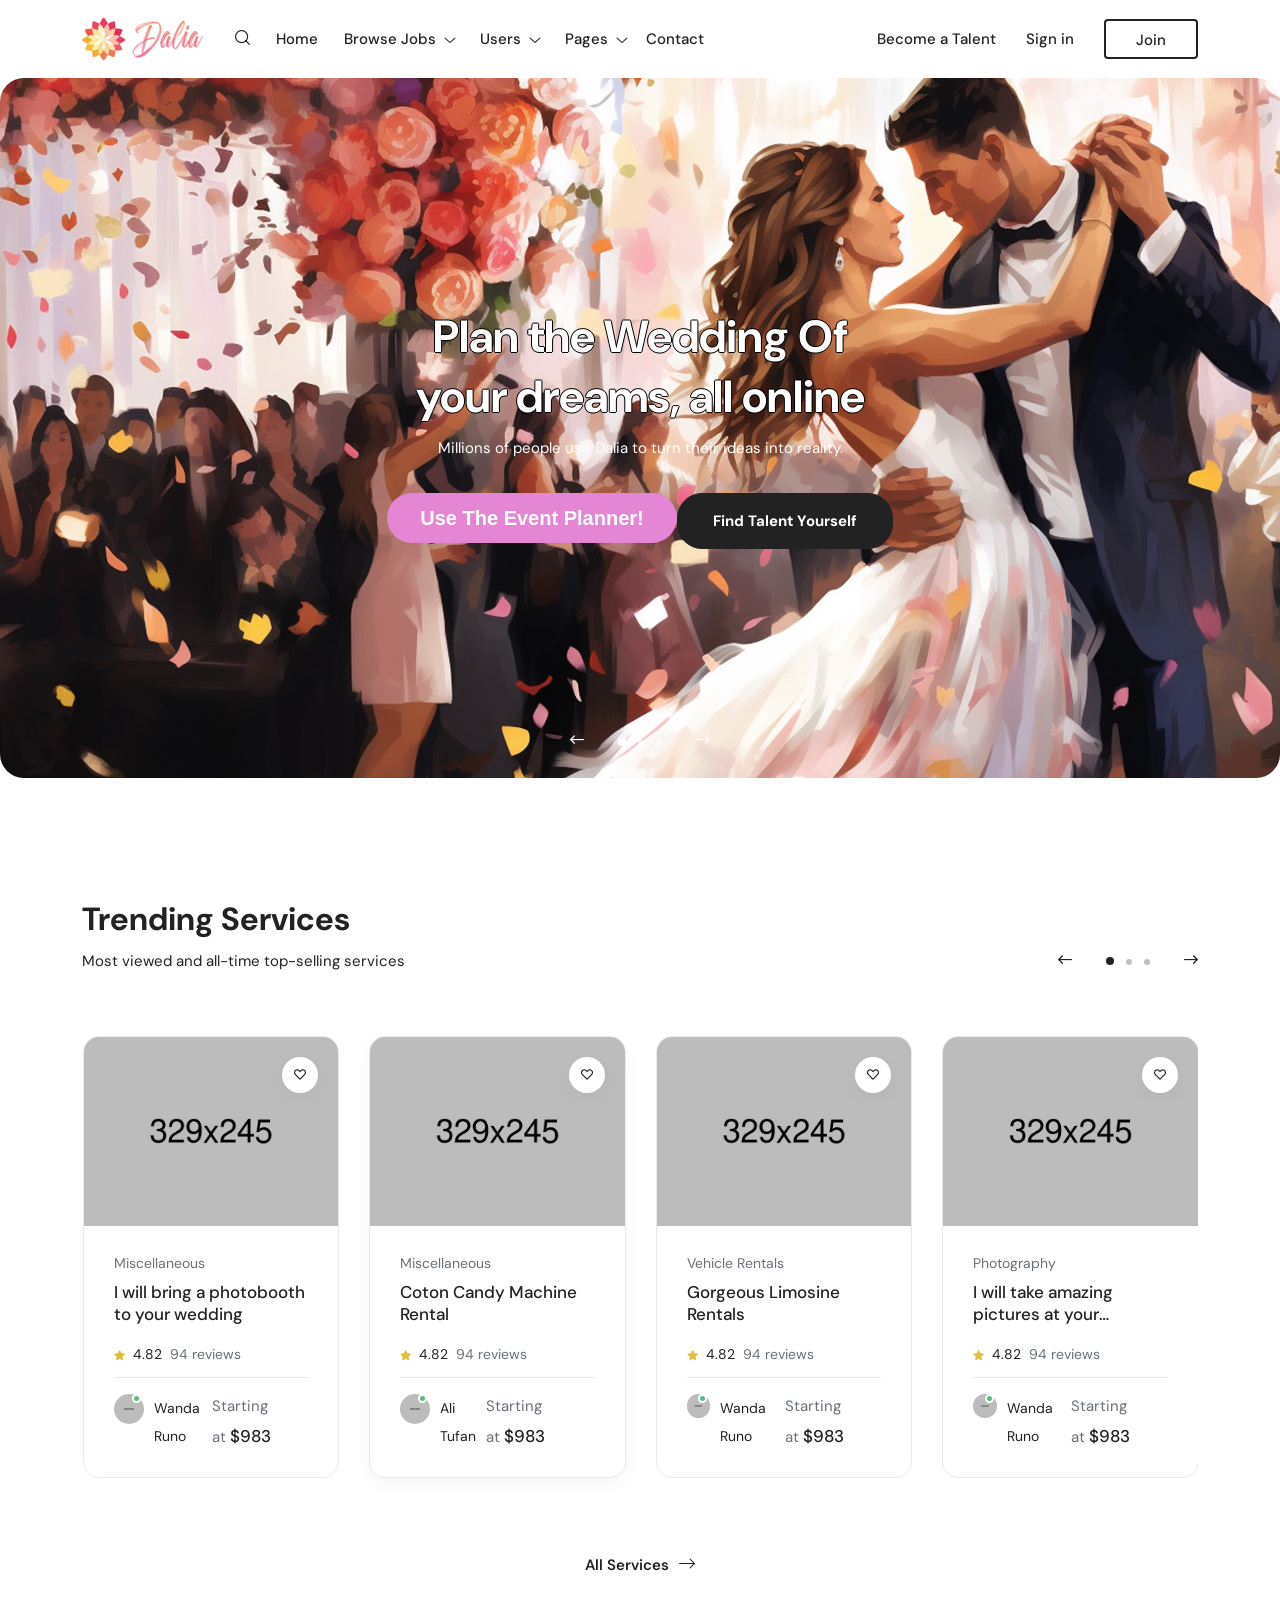
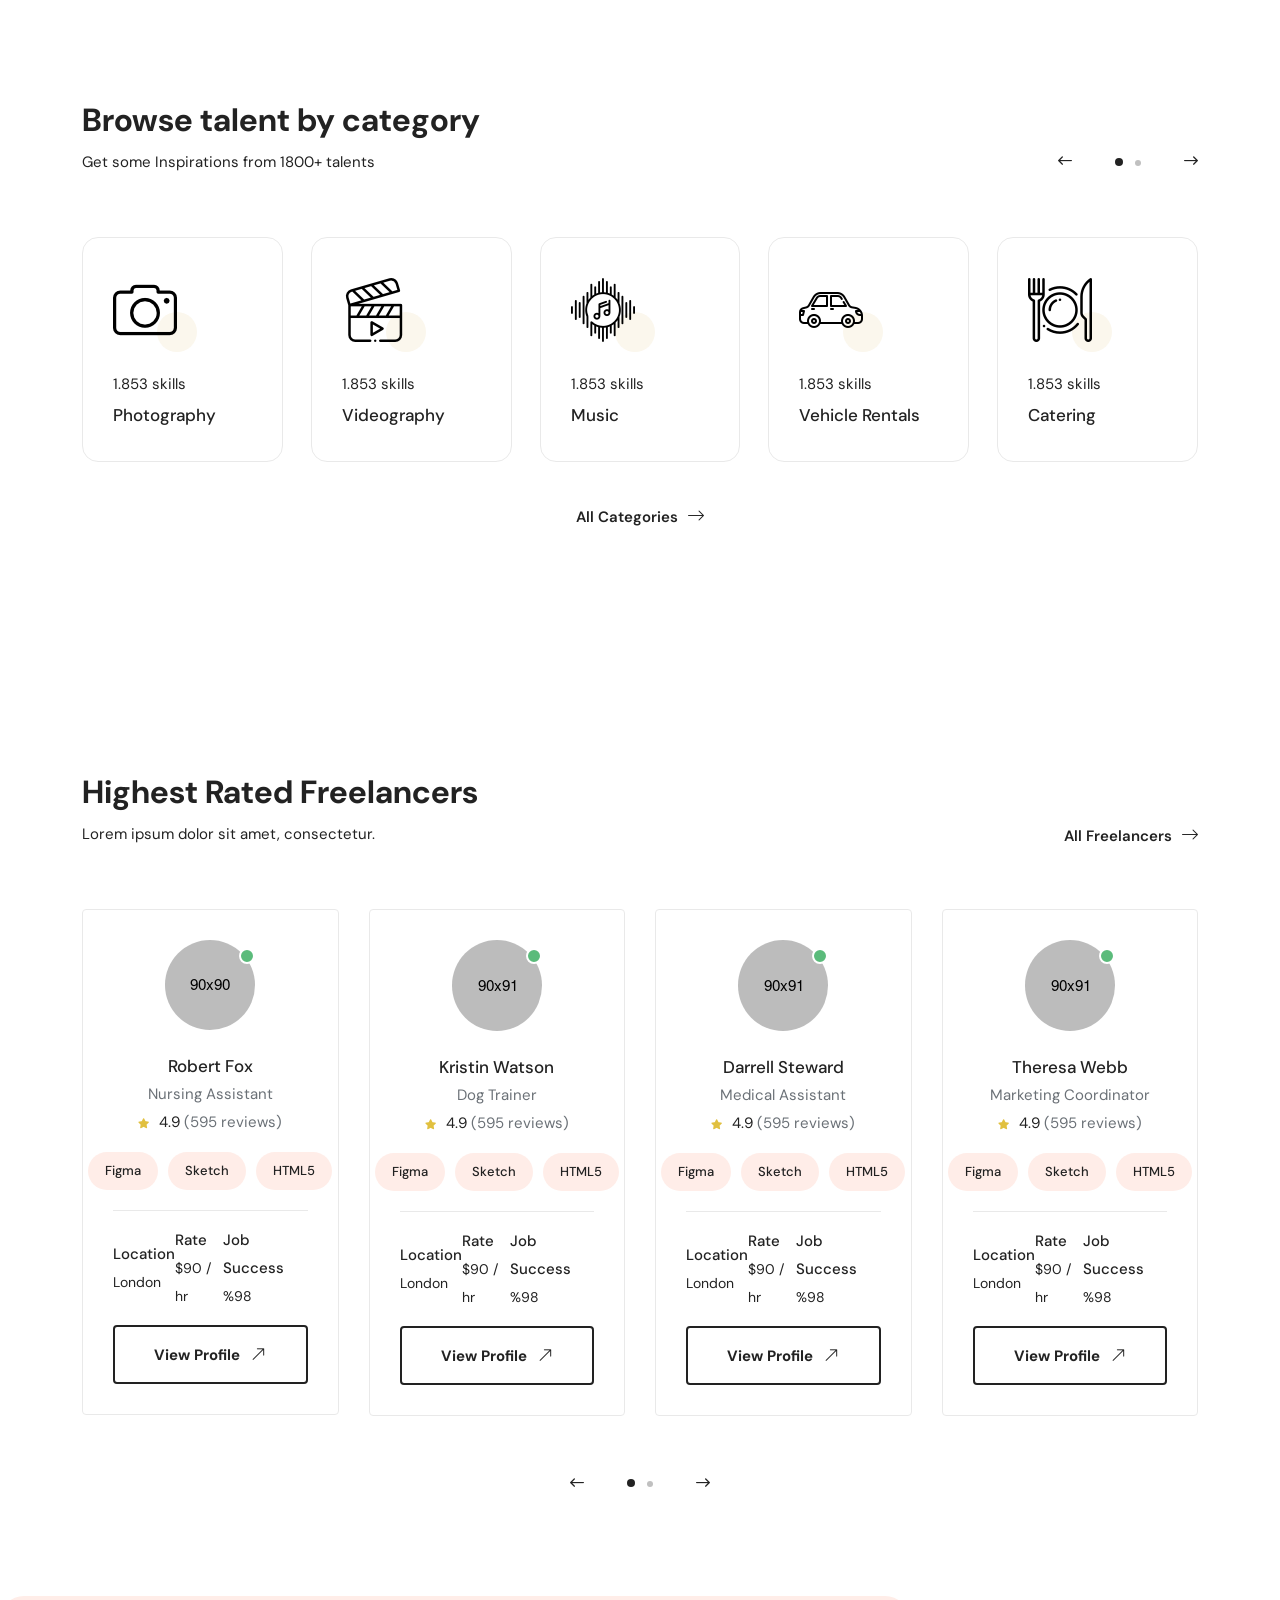
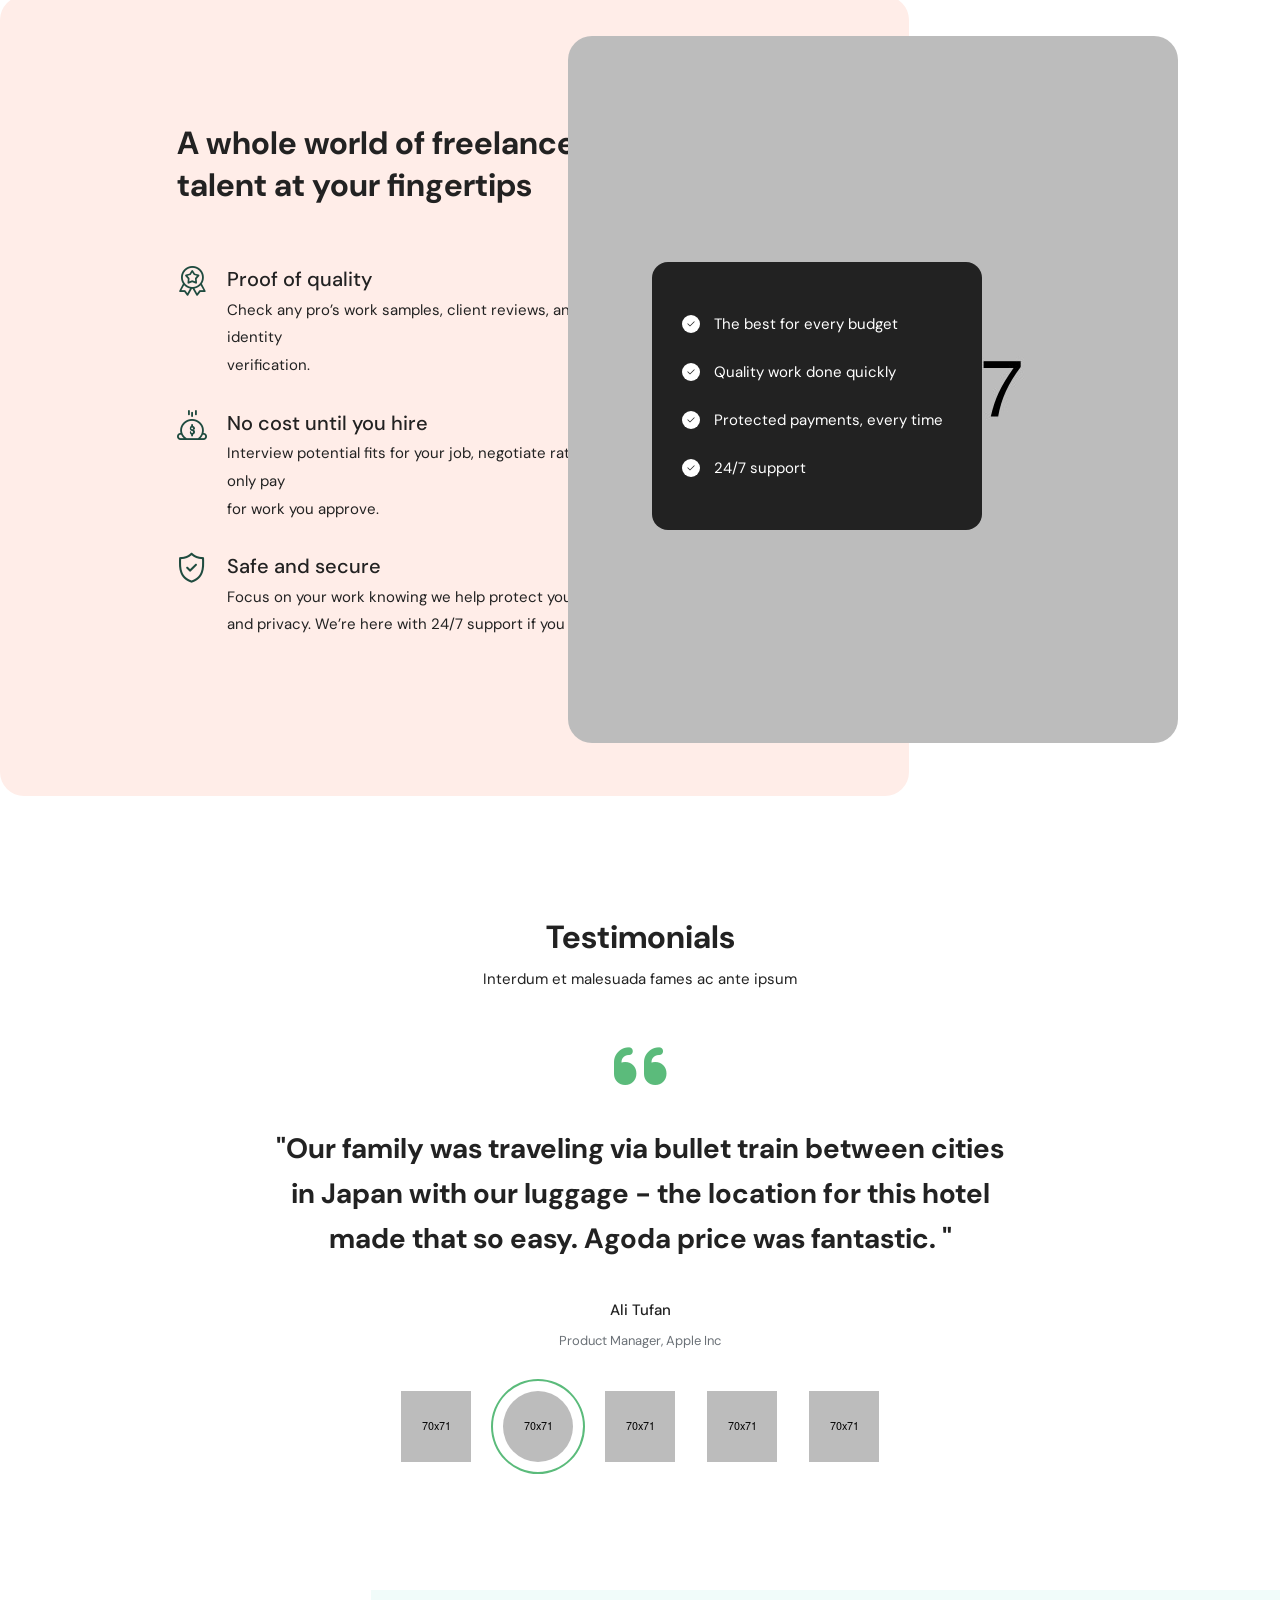
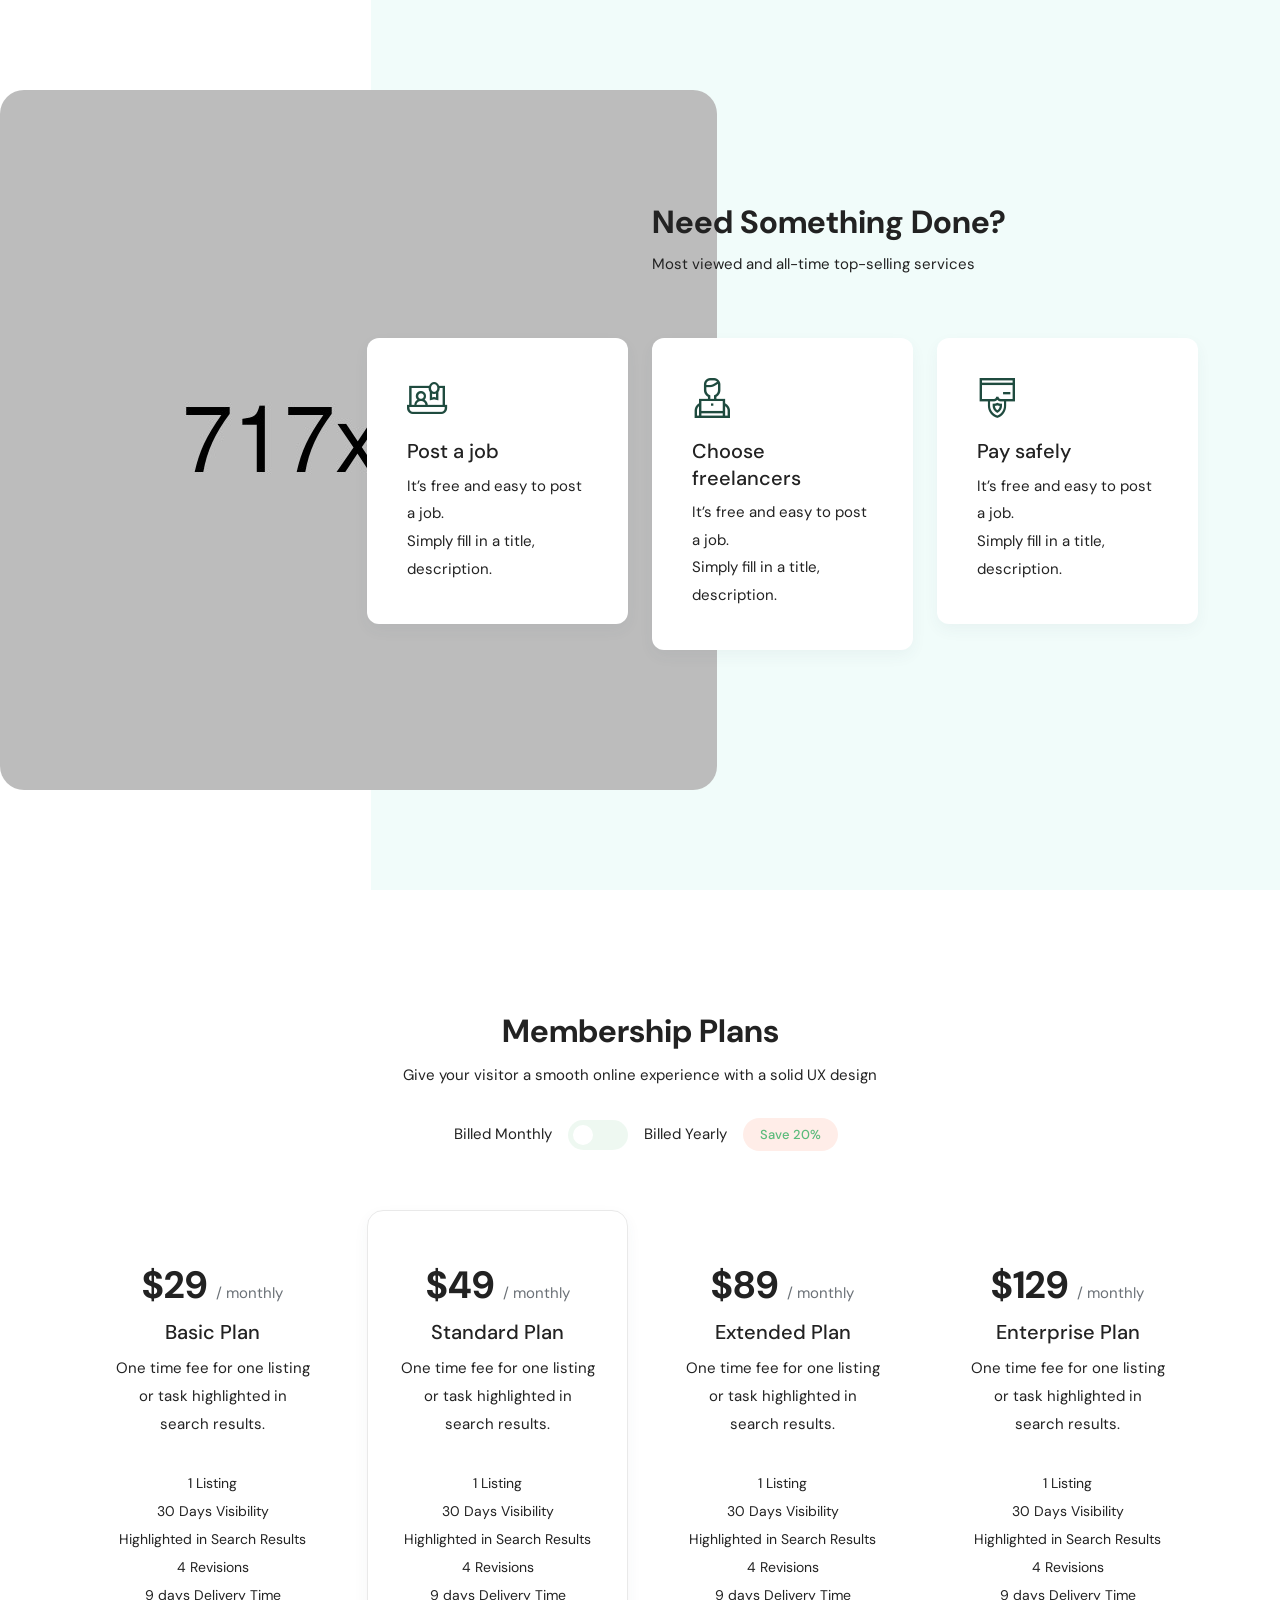
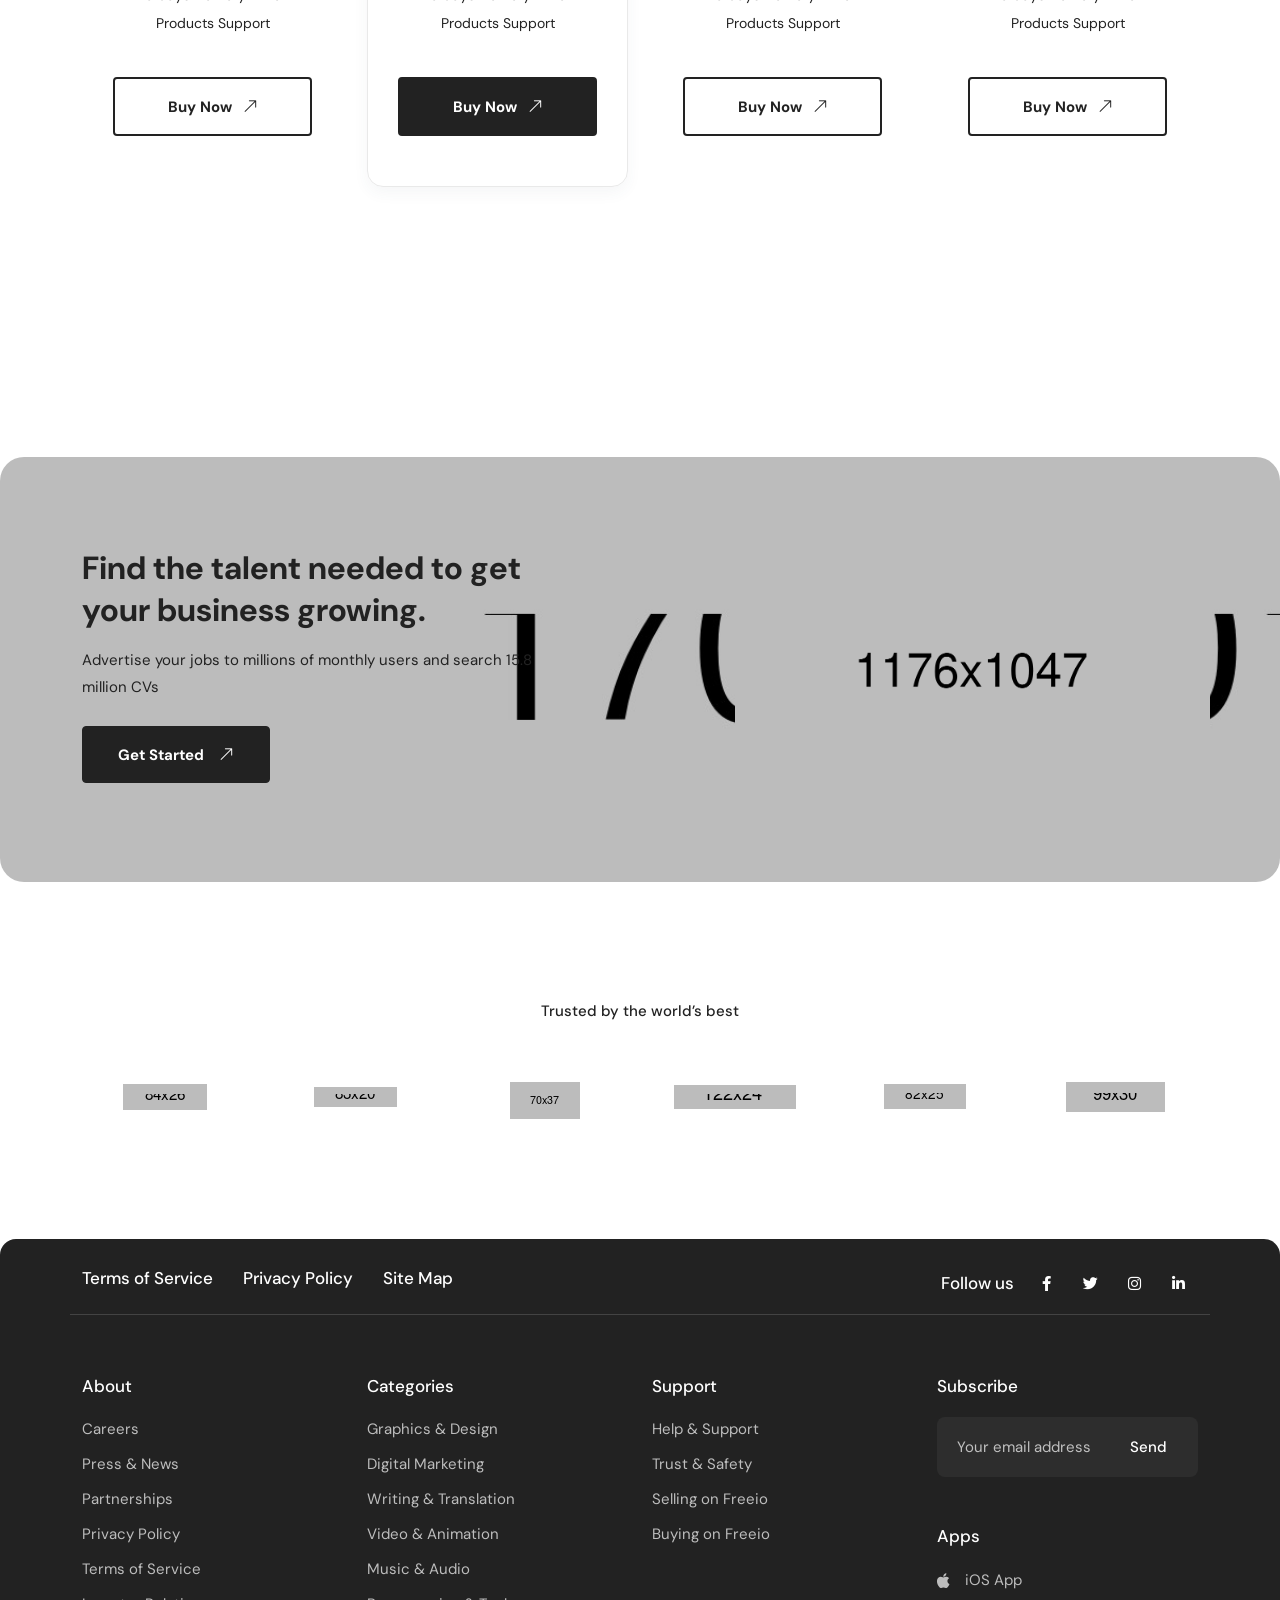
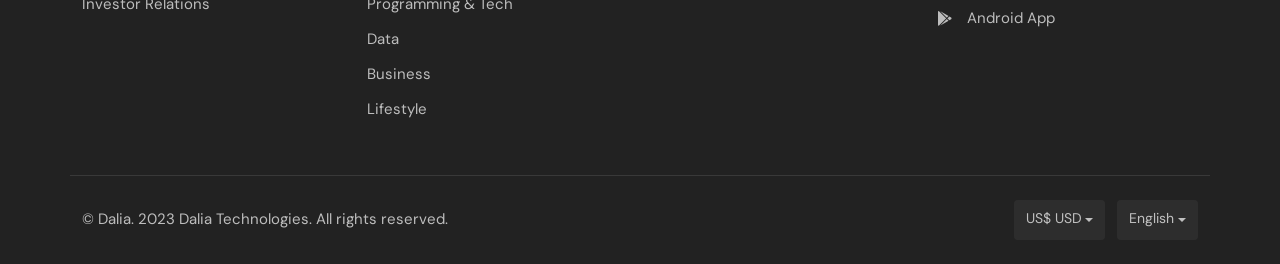
<file: main-files/html/index.html>
<!DOCTYPE html>
<html dir="ltr" lang="en">
<head>
<meta charset="utf-8">
<meta http-equiv="X-UA-Compatible" content="IE=edge">
<meta name="viewport" content="width=device-width, initial-scale=1">
<meta name="keywords" content="bidding, fiverr, freelance marketplace, freelancers, freelancing, gigs, hiring, job board, job portal, job posting, jobs marketplace, peopleperhour, proposals, sell services, upwork">
<meta name="description" content="Dalia - Event Planner">
<meta name="CreativeLayers" content="ATFN">
<!-- css file -->
<link rel="stylesheet" href="css/bootstrap.min.css">
<link rel="stylesheet" href="css/jquery-ui.min.css">
<link rel="stylesheet" href="css/ace-responsive-menu.css">
<link rel="stylesheet" href="css/menu.css">
<link rel="stylesheet" href="css/fontawesome.css">
<link rel="stylesheet" href="css/flaticon.css">
<link rel="stylesheet" href="css/bootstrap-select.min.css">
<link rel="stylesheet" href="css/animate.css">
<link rel="stylesheet" href="css/slider.css">
<link rel="stylesheet" href="css/style.css">
<link rel="stylesheet" href="css/ud-custom-spacing.css">
<!-- Responsive stylesheet -->
<link rel="stylesheet" href="css/responsive.css">
<!-- Title -->
<title>Dalia - Wedding Planner</title>
<!-- Favicon -->
<link href="images/favicon.ico" sizes="128x128" rel="shortcut icon" type="image/x-icon" />
<link href="images/favicon.ico" sizes="128x128" rel="shortcut icon" />
<!-- Apple Touch Icon -->
<link href="images/apple-touch-icon-60x60.png" sizes="60x60" rel="apple-touch-icon">
<link href="images/apple-touch-icon-72x72.png" sizes="72x72" rel="apple-touch-icon">
<link href="images/apple-touch-icon-114x114.png" sizes="114x114" rel="apple-touch-icon">
<link href="images/apple-touch-icon-180x180.png" sizes="180x180" rel="apple-touch-icon">

<!-- HTML5 shim and Respond.js for IE8 support of HTML5 elements and media queries -->
<!-- WARNING: Respond.js doesn't work if you view the page via file:// -->
<!--[if lt IE 9]>
<script src="https://oss.maxcdn.com/html5shiv/3.7.3/html5shiv.min.js"></script>
<script src="https://oss.maxcdn.com/respond/1.4.2/respond.min.js"></script>
<![endif]-->

</head>
<body class="maxw1700 mx-auto">
<div class="wrapper ovh">
  <div class="preloader"></div>
  
  <!-- Main Header Nav -->
  <header class="header-nav nav-innerpage-style stricky main-menu border-0">
    <!-- Ace Responsive Menu -->
    <nav class="posr"> 
      <div class="container posr menu_bdrt1">
        <div class="row align-items-center justify-content-between">
          <div class="col-auto">
            <div class="d-flex align-items-center justify-content-between">
              <div class="logos mr20">
                <a class="header-logo logo2" href="index.html"><img src="images/test1_133x44.png" alt="Header Logo"></a>
              </div>
              <a class="login-info mr15" data-bs-toggle="modal" href="#exampleModalToggle" role="button"><span class="flaticon-loupe vam"></span></a>
              <!-- Responsive Menu Structure-->
              <ul id="respMenu" class="ace-responsive-menu" data-menu-style="horizontal">
                
                  <li class="visible_list">
                    <a class="list-item" href="index.html">
                        <span class="title">Home</span>
                    </a>
                              
                </li>
                <li class="visible_list"> <a class="list-item" href="#"><span class="title">Browse Jobs</span></a>
                  <ul >
                    <li> <a href="#"><span class="title">Services</span></a>
                      <ul>
                        <li><a href="page-service-v1.html">Service v1</a></li>
                        <li><a href="page-service-v2.html">Service v2</a></li>
                        <li><a href="page-service-v3.html">Service v3</a></li>
                        <li><a href="page-service-v4.html">Service v4</a></li>
                        <li><a href="page-service-v5.html">Service v5</a></li>
                        <li><a href="page-service-v6.html">Service v6</a></li>
                        <li><a href="page-service-v7.html">Service v7</a></li>
                        <li><a href="page-service-all.html">Service All</a></li>
                        <li><a href="page-service-single.html">Service Single</a></li>
                        <li><a href="page-service-single-v1.html">Single V1</a></li>
                        <li><a href="page-service-single-v2.html">Single V2</a></li>
                      </ul>
                    </li>
                    <li> <a href="#"><span class="title">Projects</span></a>
                      <ul>
                        <li><a href="page-project-v1.html">Project v1</a></li>
                        <li><a href="page-project-list-v1.html">List v1</a></li>
                        <li><a href="page-project-list-v2.html">List v2</a></li>
                        <li><a href="page-project-list-v3.html">List v3</a></li>
                        <li><a href="page-project-single.html">Project Single</a></li>
                        <li><a href="page-project-single-v1.html">Single V1</a></li>
                        <li><a href="page-project-single-v2.html">Single V2</a></li>
                      </ul>
                    </li>
                    <li> <a href="#"><span class="title">Job View</span></a>
                      <ul>
                        <li><a href="page-job-list-v1.html">Job list v1</a></li>
                        <li><a href="page-job-list-v2.html">Job list v2</a></li>
                        <li><a href="page-job-list-v3.html">Job list V3</a></li>
                        <li><a href="page-job-list-single.html">Job Single</a></li>
                      </ul>
                    </li>
                  </ul>
                </li>
                <li class="visible_list"> <a class="list-item" href="#"><span class="title">Users</span></a>
                  <ul>
                    <li> <a href="#"><span class="title">Dashboard</span></a>
                      <ul>
                        <li><a href="page-dashboard.html">Dashboard</a></li>
                        <li><a href="page-dashboard-proposal.html">Proposal</a></li>
                        <li><a href="page-dashboard-save.html">Saved</a></li>
                        <li><a href="page-dashboard-message.html">Message</a></li>
                        <li><a href="page-dashboard-reviews.html">Reviews</a></li>
                        <li><a href="page-dashboard-invoice.html">Invoice</a></li>
                        <li><a href="page-dashboard-payouts.html">Payouts</a></li>
                        <li><a href="page-dashboard-statement.html">Statement</a></li>
                        <li><a href="page-dashboard-manage-service.html">Manage Service</a></li>
                        <li><a href="page-dashboard-add-service.html">Add Services</a></li>
                        <li><a href="page-dashboard-manage-jobs.html">Manage Jobs</a></li>
                        <li><a href="page-dashboard-manage-project.html">Manage Project</a></li>
                        <li><a href="page-dashboard-create-project.html">Create Project</a></li>
                        <li><a href="page-dashboard-profile.html">My Profile</a></li>
                      </ul>
                    </li>
                    <li> <a href="#"><span class="title">Employee</span></a>
                      <ul>
                        <li><a href="page-employee-v1.html">Employee V1</a></li>
                        <li><a href="page-employee-v2.html">Employee V2</a></li>
                        <li><a href="page-employee-single.html">Employee Single</a></li>
                      </ul>
                    </li>
                    <li> <a href="#"><span class="title">Freelancer</span></a>
                      <ul>
                        <li><a href="page-freelancer-v1.html">Freelancer V1</a></li>
                        <li><a href="page-freelancer-v2.html">Freelancer V2</a></li>
                        <li><a href="page-freelancer-v3.html">Freelancer V3</a></li>
                        <li><a href="page-freelancer-list-v1.html">List V1</a></li>
                        <li><a href="page-freelancer-list-v2.html">List V2</a></li>
                        <li><a href="page-freelancer-list-v3.html">List V3</a></li>
                        <li><a href="page-freelancer-single.html">Freelancer Single</a></li>
                        <li><a href="page-freelancer-single-v1.html">Single V1</a></li>
                        <li><a href="page-freelancer-single-v2.html">Single V2</a></li>
                      </ul>
                    </li>
                    <li> <a href="page-become-seller.html"><span class="title">Become Seller</span></a></li>
                  </ul>
                </li>
                <li class="visible_list"> <a class="list-item" href="#"><span class="title">Pages</span></a>
                  <ul>
                    <li> <a href="#"><span class="title">About</span></a>
                      <ul>
                        <li><a href="page-about.html">About v1</a></li>
                        <li><a href="page-about-v2.html">About v2</a></li>
                      </ul>
                    </li>
                    <li> <a href="#"><span class="title">Blog</span></a>
                      <ul>
                        <li><a href="page-blog-v1.html">List V1</a></li>
                        <li><a href="page-blog-v2.html">List V2</a></li>
                        <li><a href="page-blog-v3.html">List V3</a></li>
                        <li><a href="page-blog-single.html">Single</a></li>
                      </ul>
                    </li>
                    <li> <a href="#"><span class="title">Shop</span></a>
                      <ul>
                        <li><a href="page-shop.html">List</a></li>
                        <li><a href="page-shop-single.html">Single</a></li>
                        <li><a href="page-shop-cart.html">Cart</a></li>
                        <li><a href="page-shop-checkout.html">Checkout</a></li>
                        <li><a href="page-shop-order.html">Order</a></li>
                      </ul>
                    </li>
                    <li><a href="page-contact.html">Contact</a></li>
                    <li><a href="page-error.html">404</a></li>
                    <li><a href="page-faq.html">Faq</a></li>
                    <li><a href="page-help.html">Help</a></li>
                    <li><a href="page-invoice.html">Invoices</a></li>
                    <li><a href="page-login.html">Login</a></li>
                    <li><a href="page-pricing.html">Pricing</a></li>
                    <li><a href="page-register.html">Register</a></li>
                    <li><a href="page-terms.html">Terms</a></li>
                    <li><a href="page-ui-element.html">UI Elements</a></li>
                  </ul>
                </li>
                <li> <a class="list-item" href="page-contact.html">Contact</a></li>
              </ul>
            </div>
          </div>
          <div class="col-auto">
            <div class="d-flex align-items-center">
              <a class="login-info mx15-lg mx30" href="page-become-seller.html"><span class="d-none d-xl-inline-block">Become a</span> Talent</a>
              <a class="login-info mr15-lg mr30" href="page-login.html">Sign in</a>
              <a class="ud-btn btn-white2 add-joining at-home10" href="page-register.html">Join</a>
            </div>
          </div>
        </div>
      </div>
    </nav>
  </header>
  <!-- Search Modal -->
  <div class="search-modal">
    <div class="modal fade" id="exampleModalToggle" aria-hidden="true" aria-labelledby="exampleModalToggleLabel" tabindex="-1">
      <div class="modal-dialog modal-lg">
        <div class="modal-content">
          <div class="modal-header">
            <h5 class="modal-title" id="exampleModalToggleLabel"></h5>
            <button type="button" class="btn-close" data-bs-dismiss="modal" aria-label="Close"><i class="fal fa-xmark"></i></button>
          </div>
          <div class="modal-body">
            <div class="popup-search-field search_area">
              <input type="text" class="form-control border-0" placeholder="What service are you looking for today?">
              <label><span class="far fa-magnifying-glass"></span></label>
              <button class="ud-btn btn-thm" type="submit">Search</button>
            </div>
          </div>
        </div>
      </div>
    </div>
  </div>

  <div class="hiddenbar-body-ovelay"></div>

  <!-- Mobile Nav  -->
  <div id="page" class="mobilie_header_nav stylehome1">
    <div class="mobile-menu">
      <div class="header bdrb1">
        <div class="menu_and_widgets">
          <div class="mobile_menu_bar d-flex justify-content-between align-items-center">
            <a class="mobile_logo" href="#"><img src="images/test1_133x44.png" alt=""></a>
            <div class="right-side text-end">
              <a class="" href="page-login.html">join</a>
              <a class="menubar ml30" href="#menu"><img src="images/mobile-dark-nav-icon.svg" alt=""></a>
            </div>
          </div>
        </div>
        <div class="posr"><div class="mobile_menu_close_btn"><span class="far fa-times"></span></div></div>
      </div>
    </div>
    <!-- /.mobile-menu -->
    <nav id="menu" class="">
      <ul>
        <li><span>Home</span>
          <ul>
            <li><a href="index.html">Home V1</a></li>
            <li><a href="index2.html">Home V2</a></li>
            <li><a href="index3.html">Home V3</a></li>
            <li><a href="index4.html">Home V4</a></li>
            <li><a href="index5.html">Home V5</a></li>
            <li><a href="index6.html">Home V6</a></li>
            <li><a href="index7.html">Home V7</a></li>
            <li><a href="index8.html">Home V8</a></li>
            <li><a href="index9.html">Home V9</a></li>
            <li><a href="index10.html">Home V10</a></li>
            <li><a href="index11.html">Home V11</a></li>
            <li><a href="index12.html">Home V12</a></li>
            <li><a href="index13.html">Home V13</a></li>
            <li><a href="index14.html">Home V14</a></li>
            <li><a href="index15.html">Home V15</a></li>
            <li><a href="index16.html">Home V16</a></li>
            <li><a href="index17.html">Home V17</a></li>
            <li><a href="index18.html">Home V18</a></li>
            <li><a href="index19.html">Home V19</a></li>
            <li><a href="index20.html">Home V20</a></li>
          </ul>
        </li>
        <li><span>Browse Jobs</span>
          <ul>
            <li><span>Services</span>
              <ul>
                <li><a href="page-service-v1.html">Service v1</a></li>
                <li><a href="page-service-v2.html">Service v2</a></li>
                <li><a href="page-service-v3.html">Service v3</a></li>
                <li><a href="page-service-v4.html">Service v4</a></li>
                <li><a href="page-service-v5.html">Service v5</a></li>
                <li><a href="page-service-v6.html">Service v6</a></li>
                <li><a href="page-service-v7.html">Service v7</a></li>
                <li><a href="page-service-all.html">Service All</a></li>
                <li><a href="page-service-single.html">Service Single</a></li>
                <li><a href="page-service-single-v1.html">Single V1</a></li>
                <li><a href="page-service-single-v2.html">Single V2</a></li>
              </ul>
            </li>
            <li><span>Projects</span>
              <ul>
                <li><a href="page-project-v1.html">Project v1</a></li>
                <li><a href="page-project-list-v1.html">List v1</a></li>
                <li><a href="page-project-list-v2.html">List v2</a></li>
                <li><a href="page-project-list-v3.html">List v3</a></li>
                <li><a href="page-project-single.html">Project Single</a></li>
                <li><a href="page-project-single-v1.html">Single V1</a></li>
                <li><a href="page-project-single-v2.html">Single V2</a></li>
              </ul>
            </li>
            <li><span>Job View</span>
              <ul>
                <li><a href="page-job-list-v1.html">Job list v1</a></li>
                <li><a href="page-job-list-v2.html">Job list v2</a></li>
                <li><a href="page-job-list-v3.html">Job list V3</a></li>
                <li><a href="page-job-list-single.html">Job Single</a></li>
              </ul>
            </li>
          </ul>
        </li>
        <li><span>Users</span>
          <ul>
            <li><span>Dashboard</span>
              <ul>
                <li><a href="page-dashboard.html">Dashboard</a></li>
                <li><a href="page-dashboard-proposal.html">Proposal</a></li>
                <li><a href="page-dashboard-save.html">Saved</a></li>
                <li><a href="page-dashboard-message.html">Message</a></li>
                <li><a href="page-dashboard-reviews.html">Reviews</a></li>
                <li><a href="page-dashboard-invoice.html">Invoice</a></li>
                <li><a href="page-dashboard-payouts.html">Payouts</a></li>
                <li><a href="page-dashboard-statement.html">Statement</a></li>
                <li><a href="page-dashboard-manage-service.html">Manage Service</a></li>
                <li><a href="page-dashboard-add-service.html">Add Services</a></li>
                <li><a href="page-dashboard-manage-jobs.html">Manage Jobs</a></li>
                <li><a href="page-dashboard-manage-project.html">Manage Project</a></li>
                <li><a href="page-dashboard-create-project.html">Create Project</a></li>
                <li><a href="page-dashboard-profile.html">My Profile</a></li>
              </ul>
            </li>
            <li><span>Employee</span>
              <ul>
                <li><a href="page-employee-v1.html">Employee V1</a></li>
                <li><a href="page-employee-v2.html">Employee V2</a></li>
                <li><a href="page-employee-single.html">Employee Single</a></li>
              </ul>
            </li>
            <li><span>Freelancer</span>
              <ul>
                <li><a href="page-freelancer-v1.html">Freelancer V1</a></li>
                <li><a href="page-freelancer-v2.html">Freelancer V2</a></li>
                <li><a href="page-freelancer-v3.html">Freelancer V3</a></li>
                <li><a href="page-freelancer-list-v1.html">List V1</a></li>
                <li><a href="page-freelancer-list-v2.html">List V2</a></li>
                <li><a href="page-freelancer-list-v3.html">List V3</a></li>
                <li><a href="page-freelancer-single.html">Freelancer Single</a></li>
                <li><a href="page-freelancer-single-v1.html">Single V1</a></li>
                <li><a href="page-freelancer-single-v2.html">Single V2</a></li>
              </ul>
            </li>
            <li><a href="page-become-seller.html">Become Seller</a></li>
          </ul>
        </li>
        <li><span>Pages</span>
          <ul>
            <li><span>About</span>
              <ul>
                <li><a href="page-about.html">About v1</a></li>
                <li><a href="page-about-v2.html">About v2</a></li>
              </ul>
            </li>
            <li><span>Shop</span>
              <ul>
                <li><a href="page-shop.html">List</a></li>
                <li><a href="page-shop-single.html">Single</a></li>
                <li><a href="page-shop-cart.html">Cart</a></li>
                <li><a href="page-shop-checkout.html">Checkout</a></li>
                <li><a href="page-shop-order.html">Order</a></li>
              </ul>
            </li>
            <li><a href="page-contact.html">Contact</a></li>
            <li><a href="page-error.html">404</a></li>
            <li><a href="page-faq.html">Faq</a></li>
            <li><a href="page-help.html">Help</a></li>
            <li><a href="page-invoice.html">Invoices</a></li>
            <li><a href="page-login.html">Login</a></li>
            <li><a href="page-pricing.html">Pricing</a></li>
            <li><a href="page-register.html">Register</a></li>
            <li><a href="page-terms.html">Terms</a></li>
            <li><a href="page-ui-element.html">UI Elements</a></li>
          </ul>
        </li>
        <li><span>Blog</span>
          <ul>
            <li><a href="page-blog-v1.html">List V1</a></li>
            <li><a href="page-blog-v2.html">List V2</a></li>
            <li><a href="page-blog-v3.html">List V3</a></li>
            <li><a href="page-blog-single.html">Single</a></li>
          </ul>
        </li>
        <!-- Only for Mobile View -->
      </ul>
    </nav>
  </div>

  <div class="body_content">
    <!-- Home Banner Style V1 -->
    <section class="hero-home10 bdrs24 p-0 overflow-hidden">
      <div class="container-fluid p-0">
        <div class="row">
          <div class="col-lg-12">
            <div class="main-banner-wrapper home10-hero-content">
              <div class="navi_pagi_bottom_center dots_nav_light banner-style-one slider-1-grid owl-theme owl-carousel">
                <div class="slide slide-one" style="background-image: url(images/home/home-3.jpg);">
                  <div class="container">
                    <div class="row">
                      <div class="col-xl-7 mx-auto text-center">
                        <h3 class="banner-title">Plan the Wedding Of<br class="d-none d-lg-block">your dreams, all online</h3>
                        <p class="banner-text text-white ff-heading mb30">Millions of people use Dalia to turn their ideas into reality.</p>
                        <div class="d-sm-flex justify-content-center banner-btn">
                          <button class="formButton" data-tf-popup="ZA3KAYyt" data-tf-opacity="100" data-tf-size="100" data-tf-iframe-props="title=form_title" data-tf-transitive-search-params data-tf-medium="snippet" style="all:unset;font-family:Helvetica,Arial,sans-serif;display:inline-block;max-width:100%;white-space:nowrap;overflow:hidden;text-overflow:ellipsis;background-color:#e486d3;color:#fff;font-size:20px;border-radius:25px;padding:0 33px;font-weight:bold;height:50px;cursor:pointer;line-height:50px;text-align:center;margin:0;text-decoration:none;">Use The Event Planner!</button>
                          <a href="page-shop.html" class="ud-btn btn-dark" style="border-radius: 25px;">Find Talent Yourself</a>
                        </div>
                      </div>
                    </div>
                  </div>
                </div>
                <div class="slide slide-one" style="background-image: url(images/home/home-2.jpg);">
                  <div class="container">
                    <div class="row">
                      <div class="col-xl-7 mx-auto text-center">
                        <h3 class="banner-title">Freelance Services For <br class="d-none d-lg-block">Your Business</h3>
                        <p class="banner-text text-white ff-heading mb30">Millions of people use freeio.com to turn their ideas into reality.</p>
                        <div class="d-sm-flex justify-content-center banner-btn">
                          <a href="page-project-v1.html" class="ud-btn btn-white me-0 me-sm-3">Find Work</a>
                          <a href="page-freelancer-v1.html" class="ud-btn btn-dark">Find Talent</a>
                        </div>
                      </div>
                    </div>
                  </div>
                </div>
                <div class="slide slide-one" style="background-image: url(images/home/home-1.jpg);">
                  <div class="container">
                    <div class="row">
                      <div class="col-xl-7 mx-auto text-center">
                        <h3 class="banner-title">With talented freelancers <br class="d-none d-lg-block">ando more work.</h3>
                        <p class="banner-text text-white ff-heading mb30">Millions of people use freeio.com to turn their ideas into reality.</p>
                        <div class="d-sm-flex justify-content-center banner-btn">
                          <a href="page-project-v1.html" class="ud-btn btn-white me-0 me-sm-3">Find Work</a>
                          <a href="page-freelancer-v1.html" class="ud-btn btn-dark">Find Talent</a>
                        </div>
                      </div>
                    </div>
                  </div>
                </div>
              </div>
              <!-- /.carousel-btn-block banner-carousel-btn --> 
            </div>
            <!-- /.main-banner-wrapper --> 
          </div>
        </div>
      </div>
    </section>

    <!-- Trending Services -->
    <section class="pb-0 pb30-md">
      <div class="container">
        <div class="row align-items-center wow fadeInUp">
          <div class="col-lg-9">
            <div class="main-title">
              <h2 class="title">Trending Services</h2>
              <p class="paragraph">Most viewed and all-time top-selling services</p>
            </div>
          </div>
        </div>
        <div class="row">
          <div class="col-lg-12">
            <div class="navi_pagi_top_right slider-4-grid owl-carousel owl-theme">
              <div class="item">
                <div class="listing-style1 bdrs16">
                  <div class="list-thumb">
                    <img class="w-100" src="images/listings/g-1.jpg" alt="">
                    <a href="" class="listing-fav fz12"><span class="far fa-heart"></span></a>
                  </div>
                  <div class="list-content">
                    <p class="list-text body-color fz14 mb-1">Miscellaneous</p>
                    <h5 class="list-title"><a href="page-services-single.html">I will bring a photobooth to your wedding</a></h5>
                    <div class="review-meta d-flex align-items-center">
                      <i class="fas fa-star fz10 review-color me-2"></i>
                      <p class="mb-0 body-color fz14"><span class="dark-color me-2">4.82</span>94 reviews</p>
                    </div>
                    <hr class="my-2">
                    <div class="list-meta d-flex justify-content-between align-items-center mt15">
                      <a class="d-flex" href="">
                        <span class="position-relative mr10">
                          <img class="rounded-circle wa" src="images/team/fl-s-1.png" alt="Freelancer Photo">
                          <span class="online-badges"></span>
                        </span>
                        <span class="fz14">Wanda Runo</span>
                      </a>
                      <div class="budget">
                        <p class="mb-0 body-color">Starting at<span class="fz17 fw500 dark-color ms-1">$983</span></p>
                      </div>
                    </div>
                  </div>
                </div>
              </div>
              <div class="item">
                <div class="listing-style1 default-box-shadow1 bdrs16">
                  <div class="list-thumb">
                    <img class="w-100" src="images/listings/g-2.jpg" alt="">
                    <a href="" class="listing-fav fz12"><span class="far fa-heart"></span></a>
                  </div>
                  <div class="list-content">
                    <p class="list-text body-color fz14 mb-1">Miscellaneous</p>
                    <h5 class="list-title"><a href="page-services-single.html">Coton Candy Machine Rental</a></h5>
                    <div class="review-meta d-flex align-items-center">
                      <i class="fas fa-star fz10 review-color me-2"></i>
                      <p class="mb-0 body-color fz14"><span class="dark-color me-2">4.82</span>94 reviews</p>
                    </div>
                    <hr class="my-2">
                    <div class="list-meta d-flex justify-content-between align-items-center mt15">
                      <a class="d-flex" href="">
                        <span class="position-relative mr10">
                          <img class="rounded-circle wa" src="images/team/fl-s-2.png" alt="Freelancer Photo">
                          <span class="online-badges"></span>
                        </span>
                        <span class="fz14">Ali Tufan</span>
                      </a>
                      <div class="budget">
                        <p class="mb-0 body-color">Starting at<span class="fz17 fw500 dark-color ms-1">$983</span></p>
                      </div>
                    </div>
                  </div>
                </div>
              </div>
              <div class="item">
                <div class="listing-style1 bdrs16">
                  <div class="list-thumb">
                    <img class="w-100" src="images/listings/g-3.jpg" alt="">
                    <a href="" class="listing-fav fz12"><span class="far fa-heart"></span></a>
                  </div>
                  <div class="list-content">
                    <p class="list-text body-color fz14 mb-1">Vehicle Rentals</p>
                    <h5 class="list-title line-clamp2"><a href="page-services-single.html">Gorgeous Limosine Rentals</a></h5>
                    <div class="review-meta d-flex align-items-center">
                      <i class="fas fa-star fz10 review-color me-2"></i>
                      <p class="mb-0 body-color fz14"><span class="dark-color me-2">4.82</span>94 reviews</p>
                    </div>
                    <hr class="my-2">
                    <div class="list-meta d-flex justify-content-between align-items-center mt15">
                      <a class="d-flex" href="">
                        <span class="position-relative mr10">
                          <img class="rounded-circle" src="images/team/fl-s-3.png" alt="Freelancer Photo">
                          <span class="online-badges"></span>
                        </span>
                        <span class="fz14">Wanda Runo</span>
                      </a>
                      <div class="budget">
                        <p class="mb-0 body-color">Starting at<span class="fz17 fw500 dark-color ms-1">$983</span></p>
                      </div>
                    </div>
                  </div>
                </div>
              </div>
              <div class="item">
                <div class="listing-style1 bdrs16">
                  <div class="list-thumb">
                    <img class="w-100" src="images/listings/g-4.jpg" alt="">
                    <a href="" class="listing-fav fz12"><span class="far fa-heart"></span></a>
                  </div>
                  <div class="list-content">
                    <p class="list-text body-color fz14 mb-1">Photography</p>
                    <h5 class="list-title line-clamp2"><a href="page-services-single.html">I will take amazing pictures at your Wedding</a></h5>
                    <div class="review-meta d-flex align-items-center">
                      <i class="fas fa-star fz10 review-color me-2"></i>
                      <p class="mb-0 body-color fz14"><span class="dark-color me-2">4.82</span>94 reviews</p>
                    </div>
                    <hr class="my-2">
                    <div class="list-meta d-flex justify-content-between align-items-center mt15">
                      <a class="d-flex" href="">
                        <span class="position-relative mr10">
                          <img class="rounded-circle" src="images/team/fl-s-4.png" alt="Freelancer Photo">
                          <span class="online-badges"></span>
                        </span>
                        <span class="fz14">Wanda Runo</span>
                      </a>
                      <div class="budget">
                        <p class="mb-0 body-color">Starting at<span class="fz17 fw500 dark-color ms-1">$983</span></p>
                      </div>
                    </div>
                  </div>
                </div>
              </div>
              <div class="item">
                <div class="listing-style1 bdrs16">
                  <div class="list-thumb">
                    <img class="w-100" src="images/listings/g-5.jpg" alt="">
                    <a href="" class="listing-fav fz12"><span class="far fa-heart"></span></a>
                  </div>
                  <div class="list-content">
                    <p class="list-text body-color fz14 mb-1">Web & App Design</p>
                    <h5 class="list-title"><a href="page-services-single.html">I will design modern websites in figma or adobe xd</a></h5>
                    <div class="review-meta d-flex align-items-center">
                      <i class="fas fa-star fz10 review-color me-2"></i>
                      <p class="mb-0 body-color fz14"><span class="dark-color me-2">4.82</span>94 reviews</p>
                    </div>
                    <hr class="my-2">
                    <div class="list-meta d-flex justify-content-between align-items-center mt15">
                      <a class="d-flex" href="">
                        <span class="position-relative mr10">
                          <img class="rounded-circle" src="images/team/fl-s-1.png" alt="Freelancer Photo">
                          <span class="online-badges"></span>
                        </span>
                        <span class="fz14">Wanda Runo</span>
                      </a>
                      <div class="budget">
                        <p class="mb-0 body-color">Starting at<span class="fz17 fw500 dark-color ms-1">$983</span></p>
                      </div>
                    </div>
                  </div>
                </div>
              </div>
              <div class="item">
                <div class="listing-style1 bdrs16">
                  <div class="list-thumb">
                    <img class="w-100" src="images/listings/g-6.jpg" alt="">
                    <a href="" class="listing-fav fz12"><span class="far fa-heart"></span></a>
                  </div>
                  <div class="list-content">
                    <p class="list-text body-color fz14 mb-1">Web & App Design</p>
                    <h5 class="list-title"><a href="page-services-single.html">I will design modern websites in figma or adobe xd</a></h5>
                    <div class="review-meta d-flex align-items-center">
                      <i class="fas fa-star fz10 review-color me-2"></i>
                      <p class="mb-0 body-color fz14"><span class="dark-color me-2">4.82</span>94 reviews</p>
                    </div>
                    <hr class="my-2">
                    <div class="list-meta d-flex justify-content-between align-items-center mt15">
                      <a class="d-flex" href="">
                        <span class="position-relative mr10">
                          <img class="rounded-circle" src="images/team/fl-s-2.png" alt="Freelancer Photo">
                          <span class="online-badges"></span>
                        </span>
                        <span class="fz14">Wanda Runo</span>
                      </a>
                      <div class="budget">
                        <p class="mb-0 body-color">Starting at<span class="fz17 fw500 dark-color ms-1">$983</span></p>
                      </div>
                    </div>
                  </div>
                </div>
              </div>
              <div class="item">
                <div class="listing-style1 bdrs16">
                  <div class="list-thumb">
                    <img class="w-100" src="images/listings/g-7.jpg" alt="">
                    <a href="" class="listing-fav fz12"><span class="far fa-heart"></span></a>
                  </div>
                  <div class="list-content">
                    <p class="list-text body-color fz14 mb-1">Design & Creative</p>
                    <h5 class="list-title line-clamp2"><a href="page-services-single.html">I will build a fully responsive design in HTML,CSS, bootstrap, and javascript</a></h5>
                    <div class="review-meta d-flex align-items-center">
                      <i class="fas fa-star fz10 review-color me-2"></i>
                      <p class="mb-0 body-color fz14"><span class="dark-color me-2">4.82</span>94 reviews</p>
                    </div>
                    <hr class="my-2">
                    <div class="list-meta d-flex justify-content-between align-items-center mt15">
                      <a class="d-flex" href="">
                        <span class="position-relative mr10">
                          <img class="rounded-circle" src="images/team/fl-s-3.png" alt="Freelancer Photo">
                          <span class="online-badges"></span>
                        </span>
                        <span class="fz14">Wanda Runo</span>
                      </a>
                      <div class="budget">
                        <p class="mb-0 body-color">Starting at<span class="fz17 fw500 dark-color ms-1">$983</span></p>
                      </div>
                    </div>
                  </div>
                </div>
              </div>
              <div class="item">
                <div class="listing-style1 bdrs16">
                  <div class="list-thumb">
                    <img class="w-100" src="images/listings/g-1.jpg" alt="">
                    <a href="" class="listing-fav fz12"><span class="far fa-heart"></span></a>
                  </div>
                  <div class="list-content">
                    <p class="list-text body-color fz14 mb-1">Web & App Design</p>
                    <h5 class="list-title"><a href="page-services-single.html">I will design modern websites in figma or adobe xd</a></h5>
                    <div class="review-meta d-flex align-items-center">
                      <i class="fas fa-star fz10 review-color me-2"></i>
                      <p class="mb-0 body-color fz14"><span class="dark-color me-2">4.82</span>94 reviews</p>
                    </div>
                    <hr class="my-2">
                    <div class="list-meta d-flex justify-content-between align-items-center mt15">
                      <a class="d-flex" href="">
                        <span class="position-relative mr10">
                          <img class="rounded-circle wa" src="images/team/fl-s-1.png" alt="Freelancer Photo">
                          <span class="online-badges"></span>
                        </span>
                        <span class="fz14">Wanda Runo</span>
                      </a>
                      <div class="budget">
                        <p class="mb-0 body-color">Starting at<span class="fz17 fw500 dark-color ms-1">$983</span></p>
                      </div>
                    </div>
                  </div>
                </div>
              </div>
              <div class="item">
                <div class="listing-style1 bdrs16">
                  <div class="list-thumb">
                    <img class="w-100" src="images/listings/g-2.jpg" alt="">
                    <a href="" class="listing-fav fz12"><span class="far fa-heart"></span></a>
                  </div>
                  <div class="list-content">
                    <p class="list-text body-color fz14 mb-1">Art & Illustration</p>
                    <h5 class="list-title"><a href="page-services-single.html">I will create modern flat design illustration</a></h5>
                    <div class="review-meta d-flex align-items-center">
                      <i class="fas fa-star fz10 review-color me-2"></i>
                      <p class="mb-0 body-color fz14"><span class="dark-color me-2">4.82</span>94 reviews</p>
                    </div>
                    <hr class="my-2">
                    <div class="list-meta d-flex justify-content-between align-items-center mt15">
                      <a class="d-flex" href="">
                        <span class="position-relative mr10">
                          <img class="rounded-circle wa" src="images/team/fl-s-2.png" alt="Freelancer Photo">
                          <span class="online-badges"></span>
                        </span>
                        <span class="fz14">Ali Tufan</span>
                      </a>
                      <div class="budget">
                        <p class="mb-0 body-color">Starting at<span class="fz17 fw500 dark-color ms-1">$983</span></p>
                      </div>
                    </div>
                  </div>
                </div>
              </div>
            </div>
            <div class="text-center mt20">
              <a class="ud-btn2" href="page-service-single.html">All Services<i class="fal fa-arrow-right-long"></i></a>
            </div>
          </div>
        </div>
      </div>
    </section>

    <!-- Talent by category -->
    <section class="pb40-md">
      <div class="container">
        <div class="row align-items-center wow fadeInUp" data-wow-delay="300ms">
          <div class="col-lg-9">
            <div class="main-title2">
              <h2 class="title">Browse talent by category</h2>
              <p class="paragraph">Get some Inspirations from 1800+ talents</p>
            </div>
          </div>
        </div>
        <div class="row wow fadeInUp">
          <div class="col-lg-12">
            <div class="category-slider-home10 navi_pagi_top_right slider-7-grid owl-carousel owl-theme wow fadeInUp">
              <div class="item">
                <div class="iconbox-style1 bdr1 bdrs16">
                  <div class="icon"><img src="images/flaticons/007-camera.png" alt="Description of Image"></div>
                  <div class="details mt20">
                    <p class="text mb5">1.853 skills</p>
                    <h5 class="title">Photography</h5>
                  </div>
                </div>
              </div>
              <div class="item">
                <div class="iconbox-style1 bdr1 bdrs16">
                  <div class="icon"><img src="images/flaticons/005-video.png" alt="Description of Image"></div>
                  <div class="details mt20">
                    <p class="text mb5">1.853 skills</p>
                    <h5 class="title">Videography</h5>
                  </div>
                </div>
              </div>
              <div class="item">
                <div class="iconbox-style1 bdr1 bdrs16">
                  <div class="icon"><img src="images/flaticons/003-music.png" alt="Description of Image"></div>
                  <div class="details mt20">
                    <p class="text mb5">1.853 skills</p>
                    <h5 class="title">Music</h5>
                  </div>
                </div>
              </div>
              <div class="item">
                <div class="iconbox-style1 bdr1 bdrs16">
                  <div class="icon"><img src="images/flaticons/002-car.png" alt="Description of Image"></div>
                  <div class="details mt20">
                    <p class="text mb5">1.853 skills</p>
                    <h5 class="title">Vehicle Rentals</h5>
                  </div>
                </div>
              </div>
              <div class="item">
                <div class="iconbox-style1 bdr1 bdrs16">
                  <div class="icon"><img src="images/flaticons/004-restaurant.png" alt="Description of Image"></div>
                  <div class="details mt20">
                    <p class="text mb5">1.853 skills</p>
                    <h5 class="title">Catering</h5>
                  </div>
                </div>
              </div>
              <div class="item">
                <div class="iconbox-style1 bdr1 bdrs16">
                  <div class="icon"><img src="images/flaticons/006-wedding-arch.png" alt="Description of Image"></div>
                  <div class="details mt20">
                    <p class="text mb5">1.853 skills</p>
                    <h5 class="title">Decorations</h5>
                  </div>
                </div>
              </div>
              <div class="item">
                <div class="iconbox-style1 bdr1 bdrs16">
                  <div class="icon"><img src="images/flaticons/001-flower.png" alt="Description of Image"></div>
                  <div class="details mt20">
                    <p class="text mb5">1.853 skills</p>
                    <h5 class="title">Flowers</h5>
                  </div>
                </div>
              </div>
              <div class="item">
                <div class="iconbox-style1 bdr1 bdrs16">
                  <div class="icon"><img src="images/flaticons/007-camera.png" alt="Description of Image"></div>
                  <div class="details mt20">
                    <p class="text mb5">1.853 skills</p>
                    <h5 class="title">Miscellaneous</h5>
                  </div>
                </div>
              </div>
            </div>
            <div class="text-center mt10">
              <a class="ud-btn2" href="page-service-single.html">All Categories<i class="fal fa-arrow-right-long"></i></a>
            </div>
          </div>
        </div>
      </div>
    </section>

    <!-- Latest Jobs -->
   

    <!-- Highest Rated Freelancers -->
    <section class="">
      <div class="container">
        <div class="row align-items-center wow fadeInUp">
          <div class="col-lg-9">
            <div class="main-title">
              <h2 class="title">Highest Rated Freelancers</h2>
              <p class="paragraph">Lorem ipsum dolor sit amet, consectetur.</p>
            </div>
          </div>
          <div class="col-lg-3">
            <div class="text-start text-lg-end mb-4 mb-lg-2">
              <a class="ud-btn2" href="page-freelancer-v1.html">All Freelancers<i class="fal fa-arrow-right-long"></i></a>
            </div>
          </div>
        </div>
        <div class="row">
          <div class="col-lg-12">
            <div class="team-slider-home10 navi_pagi_bottom_center slider-4-grid owl-carousel owl-theme">
              <div class="item">
                <div class="freelancer-style1 text-center bdr1 hover-box-shadow mb60">
                  <div class="thumb w90 mb25 mx-auto position-relative rounded-circle">
                    <img class="rounded-circle mx-auto" src="images/team/fl-1.png" alt="">
                    <span class="online"></span>
                  </div>
                  <div class="details">
                    <h5 class="title mb-1">Robert Fox</h5>
                    <p class="mb-0">Nursing Assistant</p>
                    <div class="review"><p><i class="fas fa-star fz10 review-color pr10"></i><span class="dark-color">4.9</span> (595 reviews)</p></div>
                    <div class="skill-tags d-flex align-items-center justify-content-center mb5">
                      <span class="tag">Figma</span>
                      <span class="tag mx10">Sketch</span>
                      <span class="tag">HTML5</span>
                    </div>
                    <hr class="opacity-100 mt20 mb15">
                    <div class="fl-meta d-flex align-items-center justify-content-between">
                      <a class="meta fw500 text-start">Location<br><span class="fz14 fw400">London</span></a>
                      <a class="meta fw500 text-start">Rate<br><span class="fz14 fw400">$90 / hr</span></a>
                      <a class="meta fw500 text-start">Job Success<br><span class="fz14 fw400">%98</span></a>
                    </div>
                    <div class="d-grid mt15">
                      <a href="page-freelancer-single.html" class="ud-btn btn-white2">View Profile<i class="fal fa-arrow-right-long"></i></a>
                    </div>
                  </div>
                </div>
              </div>
              <div class="item">
                <div class="freelancer-style1 text-center bdr1 hover-box-shadow mb60">
                  <div class="thumb w90 mb25 mx-auto position-relative rounded-circle">
                    <img class="rounded-circle mx-auto" src="images/team/fl-2.png" alt="">
                    <span class="online"></span>
                  </div>
                  <div class="details">
                    <h5 class="title mb-1">Kristin Watson</h5>
                    <p class="mb-0">Dog Trainer</p>
                    <div class="review"><p><i class="fas fa-star fz10 review-color pr10"></i><span class="dark-color">4.9</span> (595 reviews)</p></div>
                    <div class="skill-tags d-flex align-items-center justify-content-center mb5">
                      <span class="tag">Figma</span>
                      <span class="tag mx10">Sketch</span>
                      <span class="tag">HTML5</span>
                    </div>
                    <hr class="opacity-100 mt20 mb15">
                    <div class="fl-meta d-flex align-items-center justify-content-between">
                      <a class="meta fw500 text-start">Location<br><span class="fz14 fw400">London</span></a>
                      <a class="meta fw500 text-start">Rate<br><span class="fz14 fw400">$90 / hr</span></a>
                      <a class="meta fw500 text-start">Job Success<br><span class="fz14 fw400">%98</span></a>
                    </div>
                    <div class="d-grid mt15">
                      <a href="page-freelancer-single.html" class="ud-btn btn-white2">View Profile<i class="fal fa-arrow-right-long"></i></a>
                    </div>
                  </div>
                </div>
              </div>
              <div class="item">
                <div class="freelancer-style1 text-center bdr1 hover-box-shadow mb60">
                  <div class="thumb w90 mb25 mx-auto position-relative rounded-circle">
                    <img class="rounded-circle mx-auto" src="images/team/fl-3.png" alt="">
                    <span class="online"></span>
                  </div>
                  <div class="details">
                    <h5 class="title mb-1">Darrell Steward</h5>
                    <p class="mb-0">Medical Assistant</p>
                    <div class="review"><p><i class="fas fa-star fz10 review-color pr10"></i><span class="dark-color">4.9</span> (595 reviews)</p></div>
                    <div class="skill-tags d-flex align-items-center justify-content-center mb5">
                      <span class="tag">Figma</span>
                      <span class="tag mx10">Sketch</span>
                      <span class="tag">HTML5</span>
                    </div>
                    <hr class="opacity-100 mt20 mb15">
                    <div class="fl-meta d-flex align-items-center justify-content-between">
                      <a class="meta fw500 text-start">Location<br><span class="fz14 fw400">London</span></a>
                      <a class="meta fw500 text-start">Rate<br><span class="fz14 fw400">$90 / hr</span></a>
                      <a class="meta fw500 text-start">Job Success<br><span class="fz14 fw400">%98</span></a>
                    </div>
                    <div class="d-grid mt15">
                      <a href="page-freelancer-single.html" class="ud-btn btn-white2">View Profile<i class="fal fa-arrow-right-long"></i></a>
                    </div>
                  </div>
                </div>
              </div>
              <div class="item">
                <div class="freelancer-style1 text-center bdr1 hover-box-shadow mb60">
                  <div class="thumb w90 mb25 mx-auto position-relative rounded-circle">
                    <img class="rounded-circle mx-auto" src="images/team/fl-4.png" alt="">
                    <span class="online"></span>
                  </div>
                  <div class="details">
                    <h5 class="title mb-1">Theresa Webb</h5>
                    <p class="mb-0">Marketing Coordinator</p>
                    <div class="review"><p><i class="fas fa-star fz10 review-color pr10"></i><span class="dark-color">4.9</span> (595 reviews)</p></div>
                    <div class="skill-tags d-flex align-items-center justify-content-center mb5">
                      <span class="tag">Figma</span>
                      <span class="tag mx10">Sketch</span>
                      <span class="tag">HTML5</span>
                    </div>
                    <hr class="opacity-100 mt20 mb15">
                    <div class="fl-meta d-flex align-items-center justify-content-between">
                      <a class="meta fw500 text-start">Location<br><span class="fz14 fw400">London</span></a>
                      <a class="meta fw500 text-start">Rate<br><span class="fz14 fw400">$90 / hr</span></a>
                      <a class="meta fw500 text-start">Job Success<br><span class="fz14 fw400">%98</span></a>
                    </div>
                    <div class="d-grid mt15">
                      <a href="page-freelancer-single.html" class="ud-btn btn-white2">View Profile<i class="fal fa-arrow-right-long"></i></a>
                    </div>
                  </div>
                </div>
              </div>
              <div class="item">
                <div class="freelancer-style1 text-center bdr1 hover-box-shadow mb60">
                  <div class="thumb w90 mb25 mx-auto position-relative rounded-circle">
                    <img class="rounded-circle mx-auto" src="images/team/fl-1.png" alt="">
                    <span class="online"></span>
                  </div>
                  <div class="details">
                    <h5 class="title mb-1">Robert Fox</h5>
                    <p class="mb-0">Nursing Assistant</p>
                    <div class="review"><p><i class="fas fa-star fz10 review-color pr10"></i><span class="dark-color">4.9</span> (595 reviews)</p></div>
                    <div class="skill-tags d-flex align-items-center justify-content-center mb5">
                      <span class="tag">Figma</span>
                      <span class="tag mx10">Sketch</span>
                      <span class="tag">HTML5</span>
                    </div>
                    <hr class="opacity-100 mt20 mb15">
                    <div class="fl-meta d-flex align-items-center justify-content-between">
                      <a class="meta fw500 text-start">Location<br><span class="fz14 fw400">London</span></a>
                      <a class="meta fw500 text-start">Rate<br><span class="fz14 fw400">$90 / hr</span></a>
                      <a class="meta fw500 text-start">Job Success<br><span class="fz14 fw400">%98</span></a>
                    </div>
                    <div class="d-grid mt15">
                      <a href="page-freelancer-single.html" class="ud-btn btn-white2">View Profile<i class="fal fa-arrow-right-long"></i></a>
                    </div>
                  </div>
                </div>
              </div>
              <div class="item">
                <div class="freelancer-style1 text-center bdr1 hover-box-shadow mb60">
                  <div class="thumb w90 mb25 mx-auto position-relative rounded-circle">
                    <img class="rounded-circle mx-auto" src="images/team/fl-2.png" alt="">
                    <span class="online"></span>
                  </div>
                  <div class="details">
                    <h5 class="title mb-1">Kristin Watson</h5>
                    <p class="mb-0">Dog Trainer</p>
                    <div class="review"><p><i class="fas fa-star fz10 review-color pr10"></i><span class="dark-color">4.9</span> (595 reviews)</p></div>
                    <div class="skill-tags d-flex align-items-center justify-content-center mb5">
                      <span class="tag">Figma</span>
                      <span class="tag mx10">Sketch</span>
                      <span class="tag">HTML5</span>
                    </div>
                    <hr class="opacity-100 mt20 mb15">
                    <div class="fl-meta d-flex align-items-center justify-content-between">
                      <a class="meta fw500 text-start">Location<br><span class="fz14 fw400">London</span></a>
                      <a class="meta fw500 text-start">Rate<br><span class="fz14 fw400">$90 / hr</span></a>
                      <a class="meta fw500 text-start">Job Success<br><span class="fz14 fw400">%98</span></a>
                    </div>
                    <div class="d-grid mt15">
                      <a href="page-freelancer-single.html" class="ud-btn btn-white2">View Profile<i class="fal fa-arrow-right-long"></i></a>
                    </div>
                  </div>
                </div>
              </div>
              <div class="item">
                <div class="freelancer-style1 text-center bdr1 hover-box-shadow mb60">
                  <div class="thumb w90 mb25 mx-auto position-relative rounded-circle">
                    <img class="rounded-circle mx-auto" src="images/team/fl-3.png" alt="">
                    <span class="online"></span>
                  </div>
                  <div class="details">
                    <h5 class="title mb-1">Darrell Steward</h5>
                    <p class="mb-0">Medical Assistant</p>
                    <div class="review"><p><i class="fas fa-star fz10 review-color pr10"></i><span class="dark-color">4.9</span> (595 reviews)</p></div>
                    <div class="skill-tags d-flex align-items-center justify-content-center mb5">
                      <span class="tag">Figma</span>
                      <span class="tag mx10">Sketch</span>
                      <span class="tag">HTML5</span>
                    </div>
                    <hr class="opacity-100 mt20 mb15">
                    <div class="fl-meta d-flex align-items-center justify-content-between">
                      <a class="meta fw500 text-start">Location<br><span class="fz14 fw400">London</span></a>
                      <a class="meta fw500 text-start">Rate<br><span class="fz14 fw400">$90 / hr</span></a>
                      <a class="meta fw500 text-start">Job Success<br><span class="fz14 fw400">%98</span></a>
                    </div>
                    <div class="d-grid mt15">
                      <a href="page-freelancer-single.html" class="ud-btn btn-white2">View Profile<i class="fal fa-arrow-right-long"></i></a>
                    </div>
                  </div>
                </div>
              </div>
            </div>
          </div>
        </div>
      </div>
    </section>

    <!-- CTA Banner -->
    <section class="cta-banner-about2 at-home10-2 mx-auto position-relative pt60-lg pb60-lg">
      <div class="container">
        <div class="row align-items-center wow fadeInDown" data-wow-delay="400ms">
          <div class="col-lg-7 col-xl-5 offset-xl-1 wow fadeInRight mb60-xs mb100-md">
            <div class="mb30">
              <div class="main-title">
                <h2 class="title">A whole world of freelance <br class="d-none d-xl-block"> talent at your fingertips</h2>
              </div>
            </div>
            <div class="why-chose-list">
              <div class="list-one d-flex align-items-start mb30">
                <span class="list-icon flex-shrink-0 flaticon-badge"></span>
                <div class="list-content flex-grow-1 ml20">
                  <h4 class="mb-1">Proof of quality</h4>
                  <p class="text mb-0 fz15">Check any pro’s work samples, client reviews, and identity <br class="d-none d-lg-block"> verification.</p>
                </div>
              </div>
              <div class="list-one d-flex align-items-start mb30">
                <span class="list-icon flex-shrink-0 flaticon-money"></span>
                <div class="list-content flex-grow-1 ml20">
                  <h4 class="mb-1">No cost until you hire</h4>
                  <p class="text mb-0 fz15">Interview potential fits for your job, negotiate rates, and only pay <br class="d-none d-lg-block"> for work you approve.</p>
                </div>
              </div>
              <div class="list-one d-flex align-items-start mb30">
                <span class="list-icon flex-shrink-0 flaticon-security"></span>
                <div class="list-content flex-grow-1 ml20">
                  <h4 class="mb-1">Safe and secure</h4>
                  <p class="text mb-0 fz15">Focus on your work knowing we help protect your data and privacy. We’re here with 24/7 support if you need it.</p>
                </div>
              </div>
            </div>
          </div>
          <div class="col-lg-5 col-xl-4 wow fadeInLeft">
            <div class="listbox-style1 px30 py-5 bdrs16 bgc-dark position-relative">
              <div class="list-style1">
                <ul class="mb-0">
                  <li class="text-white fw500"><i class="far fa-check dark-color bgc-white"></i>The best for every budget</li>
                  <li class="text-white fw500"><i class="far fa-check dark-color bgc-white"></i>Quality work done quickly</li>
                  <li class="text-white fw500"><i class="far fa-check dark-color bgc-white"></i>Protected payments, every time</li>
                  <li class="text-white fw500 mb-0"><i class="far fa-check dark-color bgc-white"></i>24/7 support</li>
                </ul>
              </div>
            </div>
          </div>
        </div>
      </div>
      <img class="home10-cta-img bdrs24" src="images/about/about-10.jpg" alt="">
    </section>

    <!-- Our Testimonials -->
    <section class="our-testimonial">
      <div class="container">
        <div class="row">
          <div class="col-lg-6 mx-auto wow fadeInUp" data-wow-delay="300ms">
            <div class="main-title text-center">
              <h2>Testimonials</h2>
              <p class="paragraph">Interdum et malesuada fames ac ante ipsum</p>
            </div>
          </div>
        </div>
        <div class="row">
          <div class="col-lg-8 m-auto wow fadeInUp" data-wow-delay="500ms">
            <div class="testimonial-style2">
              <div class="tab-content" id="pills-tabContent">
                <div class="tab-pane fade" id="pills-1st" role="tabpanel" aria-labelledby="pills-1st-tab">
                  <div class="testi-content text-md-center">
                    <span class="icon fas fa-quote-left"></span>
                    <h4 class="testi-text">"Our family was traveling via bullet train between cities in Japan with our luggage - the location for this hotel made that so easy. Agoda price was fantastic. "</h4>
                    <h6 class="name">Ali Tufan</h6>
                    <p class="design">Product Manager, Apple Inc</p>
                  </div>
                </div>
                <div class="tab-pane fade show active" id="pills-2nd" role="tabpanel" aria-labelledby="pills-2nd-tab">
                  <div class="testi-content text-md-center">
                    <span class="icon fas fa-quote-left"></span>
                    <h4 class="testi-text">"Our family was traveling via bullet train between cities in Japan with our luggage - the location for this hotel made that so easy. Agoda price was fantastic. "</h4>
                    <h6 class="name">Ali Tufan</h6>
                    <p class="design">Product Manager, Apple Inc</p>
                  </div>
                </div>
                <div class="tab-pane fade" id="pills-3rd" role="tabpanel" aria-labelledby="pills-3rd-tab">
                  <div class="testi-content text-md-center">
                    <span class="icon fas fa-quote-left"></span>
                    <h4 class="testi-text">"Our family was traveling via bullet train between cities in Japan with our luggage - the location for this hotel made that so easy. Agoda price was fantastic. "</h4>
                    <h6 class="name">Ali Tufan</h6>
                    <p class="design">Product Manager, Apple Inc</p>
                  </div>
                </div>
                <div class="tab-pane fade" id="pills-4th" role="tabpanel" aria-labelledby="pills-4th-tab">
                  <div class="testi-content text-md-center">
                    <span class="icon fas fa-quote-left"></span>
                    <h4 class="testi-text">"Our family was traveling via bullet train between cities in Japan with our luggage - the location for this hotel made that so easy. Agoda price was fantastic. "</h4>
                    <h6 class="name">Ali Tufan</h6>
                    <p class="design">Product Manager, Apple Inc</p>
                  </div>
                </div>
                <div class="tab-pane fade" id="pills-5th" role="tabpanel" aria-labelledby="pills-5th-tab">
                  <div class="testi-content text-md-center">
                    <span class="icon fas fa-quote-left"></span>
                    <h4 class="testi-text">"Our family was traveling via bullet train between cities in Japan with our luggage - the location for this hotel made that so easy. Agoda price was fantastic. "</h4>
                    <h6 class="name">Ali Tufan</h6>
                    <p class="design">Product Manager, Apple Inc</p>
                  </div>
                </div>
              </div>
              <div class="tab-list position-relative">
                <ul class="nav nav-pills justify-content-md-center" id="pills-tab" role="tablist">
                  <li class="nav-item" role="presentation">
                    <button class="nav-link ps-0" id="pills-1st-tab" data-bs-toggle="pill" data-bs-target="#pills-1st" type="button" role="tab" aria-controls="pills-1st" aria-selected="true"><img src="images/testimonials/testi-1.png" alt=""></button>
                  </li>
                  <li class="nav-item" role="presentation">
                    <button class="nav-link active" id="pills-2nd-tab" data-bs-toggle="pill" data-bs-target="#pills-2nd" type="button" role="tab" aria-controls="pills-2nd" aria-selected="false"><img src="images/testimonials/testi-2.png" alt=""></button>
                  </li>
                  <li class="nav-item" role="presentation">
                    <button class="nav-link" id="pills-3rd-tab" data-bs-toggle="pill" data-bs-target="#pills-3rd" type="button" role="tab" aria-controls="pills-3rd" aria-selected="false"><img src="images/testimonials/testi-3.png" alt=""></button>
                  </li>
                  <li class="nav-item" role="presentation">
                    <button class="nav-link" id="pills-4th-tab" data-bs-toggle="pill" data-bs-target="#pills-4th" type="button" role="tab" aria-controls="pills-4th" aria-selected="false"><img src="images/testimonials/testi-4.png" alt=""></button>
                  </li>
                  <li class="nav-item" role="presentation">
                    <button class="nav-link pe-0" id="pills-5th-tab" data-bs-toggle="pill" data-bs-target="#pills-5th" type="button" role="tab" aria-controls="pills-5th" aria-selected="false"><img src="images/testimonials/testi-5.png" alt=""></button>
                  </li>
                </ul>
              </div>
            </div>
          </div>
        </div>
      </div>
    </section>

    <!-- CTA Banner -->
    <section class="cta-banner-about2 at-home10 mx-auto position-relative pt60-lg pb30-lg">
      <img class="cta-about2-img at-home10 bdrs24 d-none d-xl-block" src="images/about/about-9.jpg" alt="">
      <div class="container">
        <div class="row">
          <div class="col-xl-5 offset-xl-6 wow fadeInUp" data-wow-delay="200ms">
            <div class="main-title">
              <h2 class="title text-capitalize">Need something done?</h2>
              <p class="text">Most viewed and all-time top-selling services</p>
            </div>
          </div>
        </div>
        <div class="row wow fadeInDown" data-wow-delay="400ms">
          <div class="col-xl-9 offset-xl-3">
            <div class="row">
              <div class="col-sm-6 col-lg-4">
                <div class="iconbox-style9 default-box-shadow1 bgc-white p40 bdrs12 position-relative mb30">
                  <span class="icon fz40 flaticon-cv"></span>
                  <h4 class="iconbox-title mt20">Post a job</h4>
                  <p class="text mb-0">It’s free and easy to post a job.<br class="d-none d-md-block"> Simply fill in a title, description.</p>
                </div>
              </div>
              <div class="col-sm-6 col-lg-4">
                <div class="iconbox-style9 default-box-shadow1 bgc-white p40 bdrs12 position-relative mb30">
                  <span class="icon fz40 flaticon-web-design"></span>
                  <h4 class="iconbox-title mt20">Choose freelancers</h4>
                  <p class="text mb-0">It’s free and easy to post a job.<br class="d-none d-md-block"> Simply fill in a title, description.</p>
                </div>
              </div>
              <div class="col-sm-6 col-lg-4">
                <div class="iconbox-style9 default-box-shadow1 bgc-white p40 bdrs12 position-relative mb30">
                  <span class="icon fz40 flaticon-secure"></span>
                  <h4 class="iconbox-title mt20">Pay safely</h4>
                  <p class="text mb-0">It’s free and easy to post a job.<br class="d-none d-md-block"> Simply fill in a title, description.</p>
                </div>
              </div>
            </div>
          </div>
        </div>
      </div>
    </section>

    <!-- Pricing Table -->
    <section class="our-pricing pb90 pb30-md">
      <div class="container">
        <div class="row">
          <div class="col-lg-6 m-auto wow fadeInUp">
            <div class="main-title text-center mb30">
              <h2 class="title">Membership Plans</h2>
              <p class="paragraph mt10">Give your visitor a smooth online experience with a solid UX design</p>
            </div>
          </div>
        </div>
        <div class="row wow fadeInUp" data-wow-delay="200ms">
          <div class="col-lg-12">
            <div class="pricing_packages_top d-flex align-items-center justify-content-center mb60">
              <div class="toggle-btn">
                <span class="pricing_save1 dark-color ff-heading">Billed Monthly</span>
                <label class="switch">
                  <input type="checkbox" id="checbox" onclick="check()"/>
                  <span class="pricing_table_switch_slide round"></span>
                </label>
                <span class="pricing_save2 dark-color ff-heading">Billed Yearly</span>
                <span class="pricing_save3">Save 20%</span>
              </div>
            </div>
          </div>
        </div>
        <div class="row wow fadeInUp" data-wow-delay="300ms">
          <div class="col-sm-6 col-xl-3">
            <div class="pricing_packages text-center bdrs16 overflow-hidden">
              <div class="heading mb10">
                <h1 class="text2">$29 <small>/ monthly</small></h1>
                <h1 class="text1">$39 <small>/ monthly</small></h1>
                <h4 class="package_title mt-2">Basic Plan</h4>
              </div>
              <div class="details">
                <p class="text mb30">One time fee for one listing or task highlighted in search results.</p>
                <div class="pricing-list mb40">
                  <ul class="px-0">
                    <li>1 Listing</li>
                    <li>30 Days Visibility</li>
                    <li>Highlighted in Search Results</li>
                    <li>4 Revisions</li>
                    <li>9 days Delivery Time</li>
                    <li>Products Support</li>
                  </ul>
                </div>
                <div class="d-grid">
                  <a href="" class="ud-btn btn-dark-border">Buy Now<i class="fal fa-arrow-right-long"></i></a>
                </div>
              </div>
            </div>
          </div>
          <div class="col-sm-6 col-xl-3">
            <div class="pricing_packages active text-center bdrs16 overflow-hidden">
              <div class="heading mb10">
                <h1 class="text2">$49 <small>/ monthly</small></h1>
                <h1 class="text1">$59 <small>/ monthly</small></h1>
                <h4 class="package_title mt-2">Standard Plan</h4>
              </div>
              <div class="details">
                <p class="text mb30">One time fee for one listing or task highlighted in search results.</p>
                <div class="pricing-list mb40">
                  <ul class="px-0">
                    <li>1 Listing</li>
                    <li>30 Days Visibility</li>
                    <li>Highlighted in Search Results</li>
                    <li>4 Revisions</li>
                    <li>9 days Delivery Time</li>
                    <li>Products Support</li>
                  </ul>
                </div>
                <div class="d-grid">
                  <a href="" class="ud-btn btn-dark-border">Buy Now<i class="fal fa-arrow-right-long"></i></a>
                </div>
              </div>
            </div>
          </div>
          <div class="col-sm-6 col-xl-3">
            <div class="pricing_packages text-center bdrs16 overflow-hidden">
              <div class="heading mb10">
                <h1 class="text2">$89 <small>/ monthly</small></h1>
                <h1 class="text1">$99 <small>/ monthly</small></h1>
                <h4 class="package_title mt-2">Extended Plan</h4>
              </div>
              <div class="details">
                <p class="text mb30">One time fee for one listing or task highlighted in search results.</p>
                <div class="pricing-list mb40">
                  <ul class="px-0">
                    <li>1 Listing</li>
                    <li>30 Days Visibility</li>
                    <li>Highlighted in Search Results</li>
                    <li>4 Revisions</li>
                    <li>9 days Delivery Time</li>
                    <li>Products Support</li>
                  </ul>
                </div>
                <div class="d-grid">
                  <a href="" class="ud-btn btn-dark-border">Buy Now<i class="fal fa-arrow-right-long"></i></a>
                </div>
              </div>
            </div>
          </div>
          <div class="col-sm-6 col-xl-3">
            <div class="pricing_packages text-center bdrs16 overflow-hidden">
              <div class="heading mb10">
                <h1 class="text2">$129 <small>/ monthly</small></h1>
                <h1 class="text1">$139 <small>/ monthly</small></h1>
                <h4 class="package_title mt-2">Enterprise Plan</h4>
              </div>
              <div class="details">
                <p class="text mb30">One time fee for one listing or task highlighted in search results.</p>
                <div class="pricing-list mb40">
                  <ul class="px-0">
                    <li>1 Listing</li>
                    <li>30 Days Visibility</li>
                    <li>Highlighted in Search Results</li>
                    <li>4 Revisions</li>
                    <li>9 days Delivery Time</li>
                    <li>Products Support</li>
                  </ul>
                </div>
                <div class="d-grid">
                  <a href="" class="ud-btn btn-dark-border">Buy Now<i class="fal fa-arrow-right-long"></i></a>
                </div>
              </div>
            </div>
          </div>
        </div>
      </div>
    </section>

    <!-- Our CTA --> 
    <section class="our-cta cta-home3-last pt90 pb90 pt60-md pb60-md mt150 mt0-lg bdrs24">
      <div class="container">
        <div class="row justify-content-between">
          <div class="col-md-6 col-lg-7 col-xl-5 wow fadeInLeft">
            <div class="cta-style3">
              <h2 class="cta-title mb-3">Find the talent needed to get your business growing.</h2>
              <p class="cta-text mb-4">Advertise your jobs to millions of monthly users and search 15.8 million CVs</p>
              <a href="page-contact.html" class="ud-btn btn-dark">Get Started <i class="fal fa-arrow-right-long"></i></a>
            </div>
          </div>
          <div class="col-md-6 col-lg-5 col-xl-5 position-relative wow zoomIn">
            <div class="cta-img">
              <img class="w-100" src="images/about/about-5.png" alt="">
            </div>
          </div>
        </div>
      </div>
    </section>

    <!-- Our Partners --> 
    <section class="our-partners">
      <div class="container">
        <div class="row wow fadeInUp">
          <div class="col-lg-12">
            <div class="main-title text-center">
              <h6>Trusted by the world’s best</h6>
            </div>
          </div>
        </div>
        <div class="row wow fadeInUp">
          <div class="col-6 col-md-4 col-xl-2">
            <div class="partner_item text-center mb30-lg"><img class="wa m-auto" src="images/partners/1.png" alt="1.png"></div>
          </div>
          <div class="col-6 col-md-4 col-xl-2">
            <div class="partner_item text-center mb30-lg"><img class="wa m-auto" src="images/partners/2.png" alt="2.png"></div>
          </div>
          <div class="col-6 col-md-4 col-xl-2">
            <div class="partner_item text-center mb30-lg"><img class="wa m-auto" src="images/partners/3.png" alt="3.png"></div>
          </div>
          <div class="col-6 col-md-4 col-xl-2">
            <div class="partner_item text-center mb30-lg"><img class="wa m-auto" src="images/partners/4.png" alt="4.png"></div>
          </div>
          <div class="col-6 col-md-4 col-xl-2">
            <div class="partner_item text-center mb30-lg"><img class="wa m-auto" src="images/partners/5.png" alt="5.png"></div>
          </div>
          <div class="col-6 col-md-4 col-xl-2">
            <div class="partner_item text-center mb30-lg"><img class="wa m-auto" src="images/partners/6.png" alt="6.png"></div>
          </div>
        </div>
      </div>
    </section>

    <!-- Our Footer --> 
    <section class="footer-style1 at-home10 pt25 pb-0">
      <div class="container">
        <div class="row bb-white-light pb10 mb60">
          <div class="col-md-7">
            <div class="d-block text-center text-md-start justify-content-center justify-content-md-start d-md-flex align-items-center mb-3 mb-md-0">
              <a class="fz17 fw500 text-white mr15-md mr30" href="">Terms of Service</a>
              <a class="fz17 fw500 text-white mr15-md mr30" href="">Privacy Policy</a>
              <a class="fz17 fw500 text-white" href="">Site Map</a>
            </div>
          </div>
          <div class="col-md-5">
            <div class="social-widget text-center text-md-end">
              <div class="social-style1">
                <a class="text-white me-2 fw500 fz17" href="">Follow us</a>
                <a href=""><i class="fab fa-facebook-f list-inline-item"></i></a>
                <a href=""><i class="fab fa-twitter list-inline-item"></i></a>
                <a href=""><i class="fab fa-instagram list-inline-item"></i></a>
                <a href=""><i class="fab fa-linkedin-in list-inline-item"></i></a>
              </div>
            </div>
          </div>
        </div>
        <div class="row">
          <div class="col-sm-6 col-lg-3">
            <div class="link-style1 mb-4 mb-sm-5">
              <h5 class="text-white mb15">About</h5>
              <div class="link-list">
                <a href="">Careers</a>
                <a href="">Press & News</a>
                <a href="">Partnerships</a>
                <a href="">Privacy Policy</a>
                <a href="">Terms of Service</a>
                <a href="">Investor Relations</a>
              </div>
            </div>
          </div>
          <div class="col-sm-6 col-lg-3">
            <div class="link-style1 mb-4 mb-sm-5">
              <h5 class="text-white mb15">Categories</h5>
              <ul class="ps-0">
                <li><a href="">Graphics & Design</a></li>
                <li><a href="">Digital Marketing</a></li>
                <li><a href="">Writing & Translation</a></li>
                <li><a href="">Video & Animation</a></li>
                <li><a href="">Music & Audio</a></li>
                <li><a href="">Programming & Tech</a></li>
                <li><a href="">Data</a></li>
                <li><a href="">Business</a></li>
                <li><a href="">Lifestyle</a></li>
              </ul>
            </div>
          </div>
          <div class="col-sm-6 col-lg-3">
            <div class="link-style1 mb-4 mb-sm-5">
              <h5 class="text-white mb15">Support</h5>
              <ul class="ps-0">
                <li><a href="">Help & Support</a></li>
                <li><a href="">Trust & Safety</a></li>
                <li><a href="">Selling on Freeio</a></li>
                <li><a href="">Buying on Freeio</a></li>
              </ul>
            </div>
          </div>
          <div class="col-sm-6 col-lg-3">
            <div class="footer-widget">
              <div class="footer-widget mb-4 mb-sm-5">
                <div class="mailchimp-widget">
                  <h5 class="title text-white mb20">Subscribe</h5>
                  <div class="mailchimp-style1">
                    <input type="email" class="form-control" placeholder="Your email address">
                    <button type="submit">Send</button>
                  </div>
                </div>
              </div>
              <div class="app-widget mb-4 mb-sm-5">
                <h5 class="title text-white mb20">Apps</h5>
                <div class="row mb-4 mb-lg-5">
                  <div class="col-lg-12">
                    <a class="app-list d-flex align-items-center mb10" href="">
                      <i class="fab fa-apple fz17 mr15"></i>
                      <h6 class="app-title fz15 fw400 mb-0">iOS App</h6>
                    </a>
                    <a class="app-list d-flex align-items-center" href="">
                      <i class="fab fa-google-play fz15 mr15"></i>
                      <h6 class="app-title fz15 fw400 mb-0">Android App</h6>
                    </a>
                  </div>
                </div>
              </div>
            </div>
          </div>
        </div>
      </div>
      <div class="container white-bdrt1 py-4">
        <div class="row align-items-center">
          <div class="col-md-6">
            <div class="text-center text-lg-start">
              <p class="copyright-text mb-2 mb-md-0 text-white-light ff-heading">© Dalia. 2023 Dalia Technologies. All rights reserved.</p>
            </div>
          </div>
          <div class="col-md-6">
            <div class="footer_bottom_right_btns text-center text-lg-end">
              <ul class="p-0 m-0">
                <li class="list-inline-item">
                  <select class="selectpicker show-tick">
                    <option>US$ USD</option>
                    <option>Euro</option>
                    <option>Pound</option>
                  </select>
                </li>
                <li class="list-inline-item">
                  <select class="selectpicker show-tick">
                    <option>English</option>
                    <option>Frenc</option>
                    <option>Italian</option>
                    <option>Spanish</option>
                    <option>Turkey</option>
                  </select>
                </li>
              </ul>
            </div>
          </div>
        </div>
      </div>
    </section>
    <a class="scrollToHome" href="#"><i class="fas fa-angle-up"></i></a>
  </div>
</div>
<!-- Wrapper End --> 
<script src="js/jquery-3.6.4.min.js"></script>
<script src="js/jquery-migrate-3.0.0.min.js"></script>
<script src="js/popper.min.js"></script>
<script src="js/bootstrap.min.js"></script>
<script src="js/bootstrap-select.min.js"></script>
<script src="js/jquery.mmenu.all.js"></script>
<script src="js/ace-responsive-menu.js"></script>
<script src="js/jquery-scrolltofixed-min.js"></script>
<script src="js/wow.min.js"></script>
<script src="js/owl.js"></script>
<script src="js/pricing-table.js"></script>
<!-- Custom script for all pages -->
<script src="js/script.js"></script>
<script src="//embed.typeform.com/next/embed.js"></script>

</body>
</html>
</file>
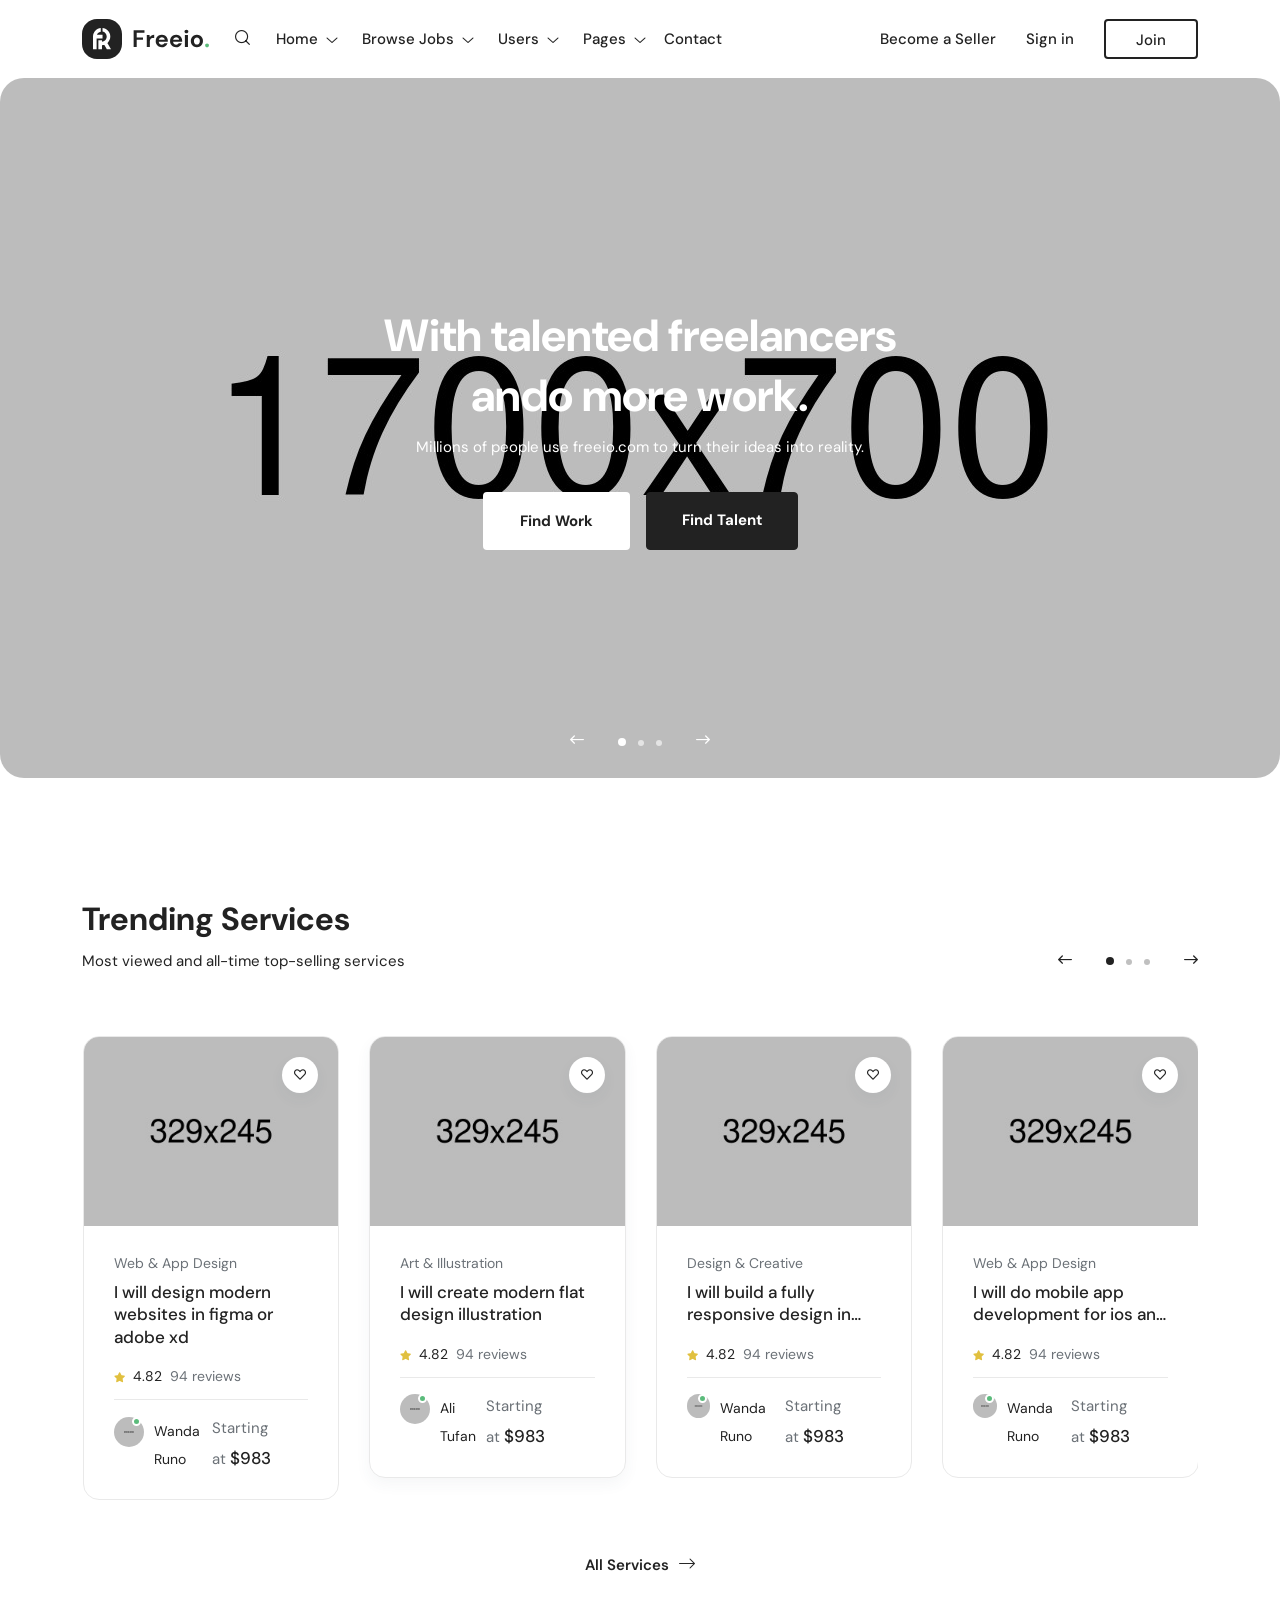
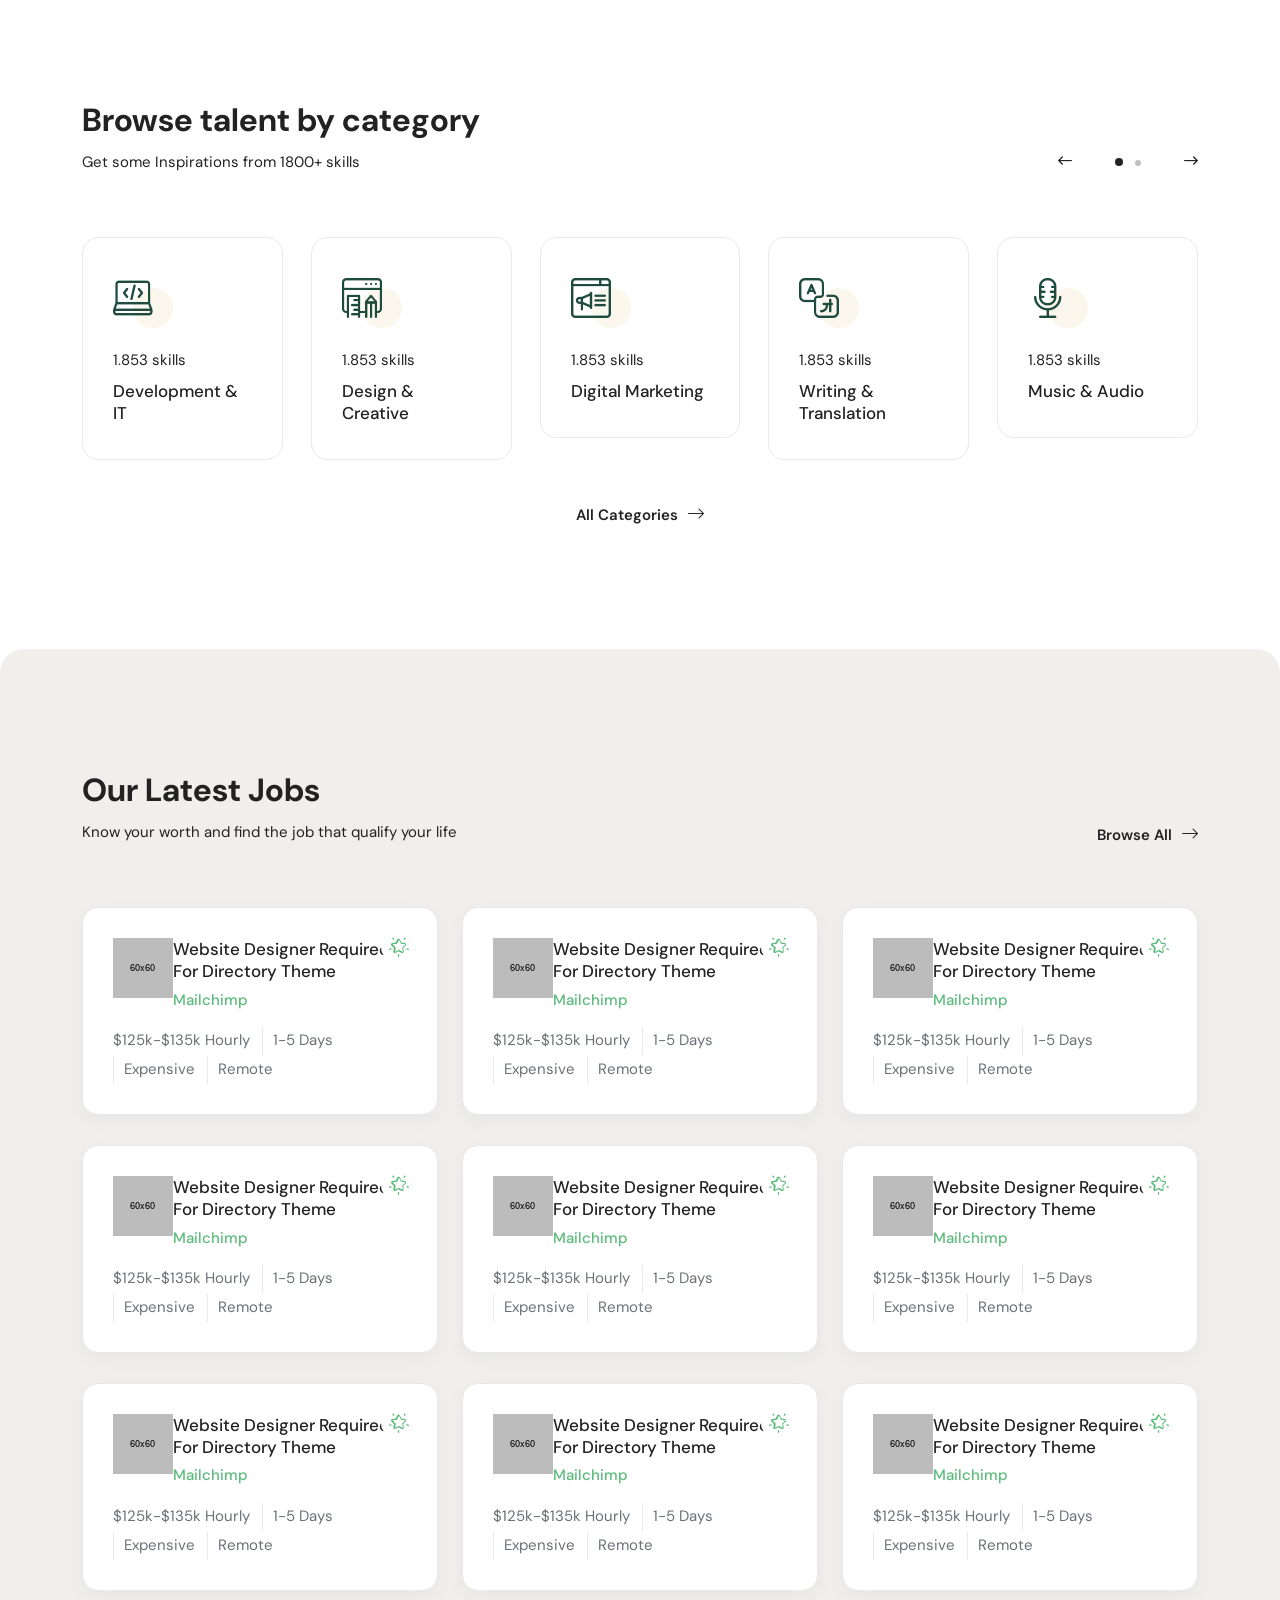
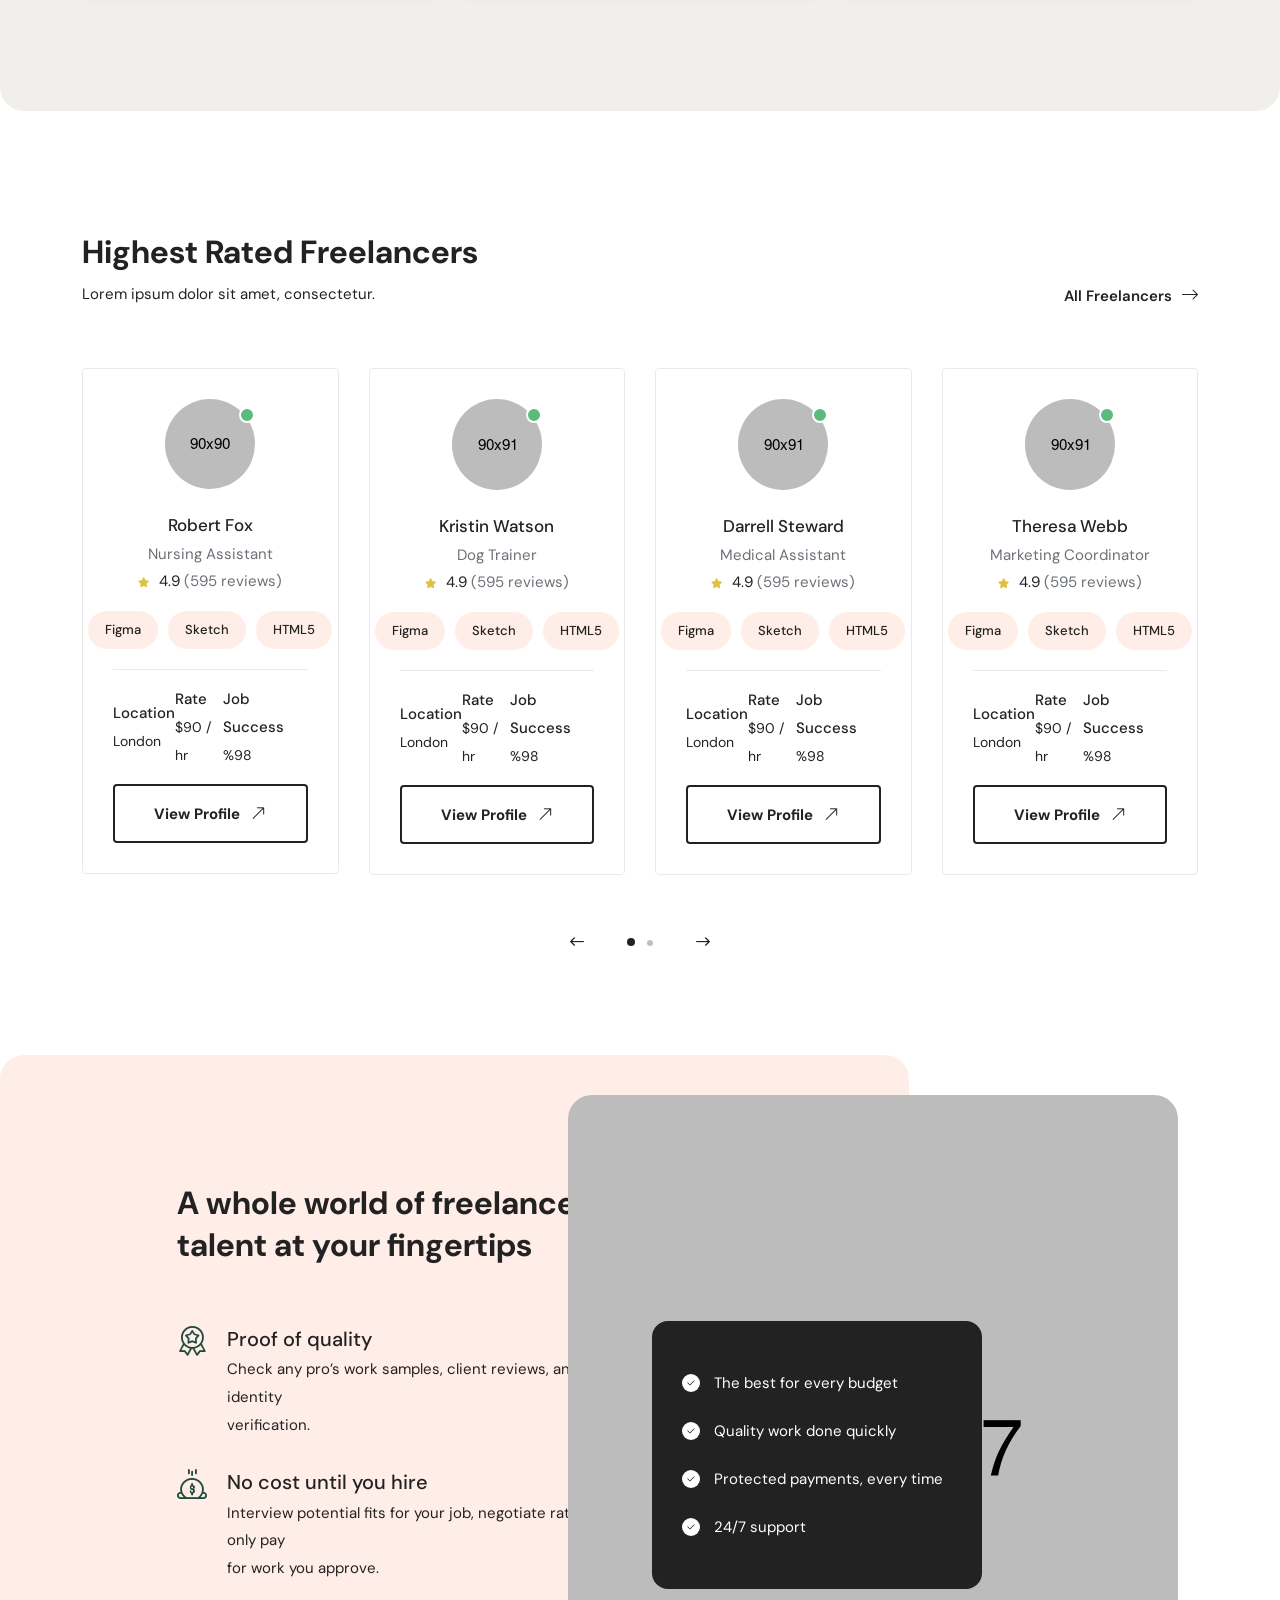
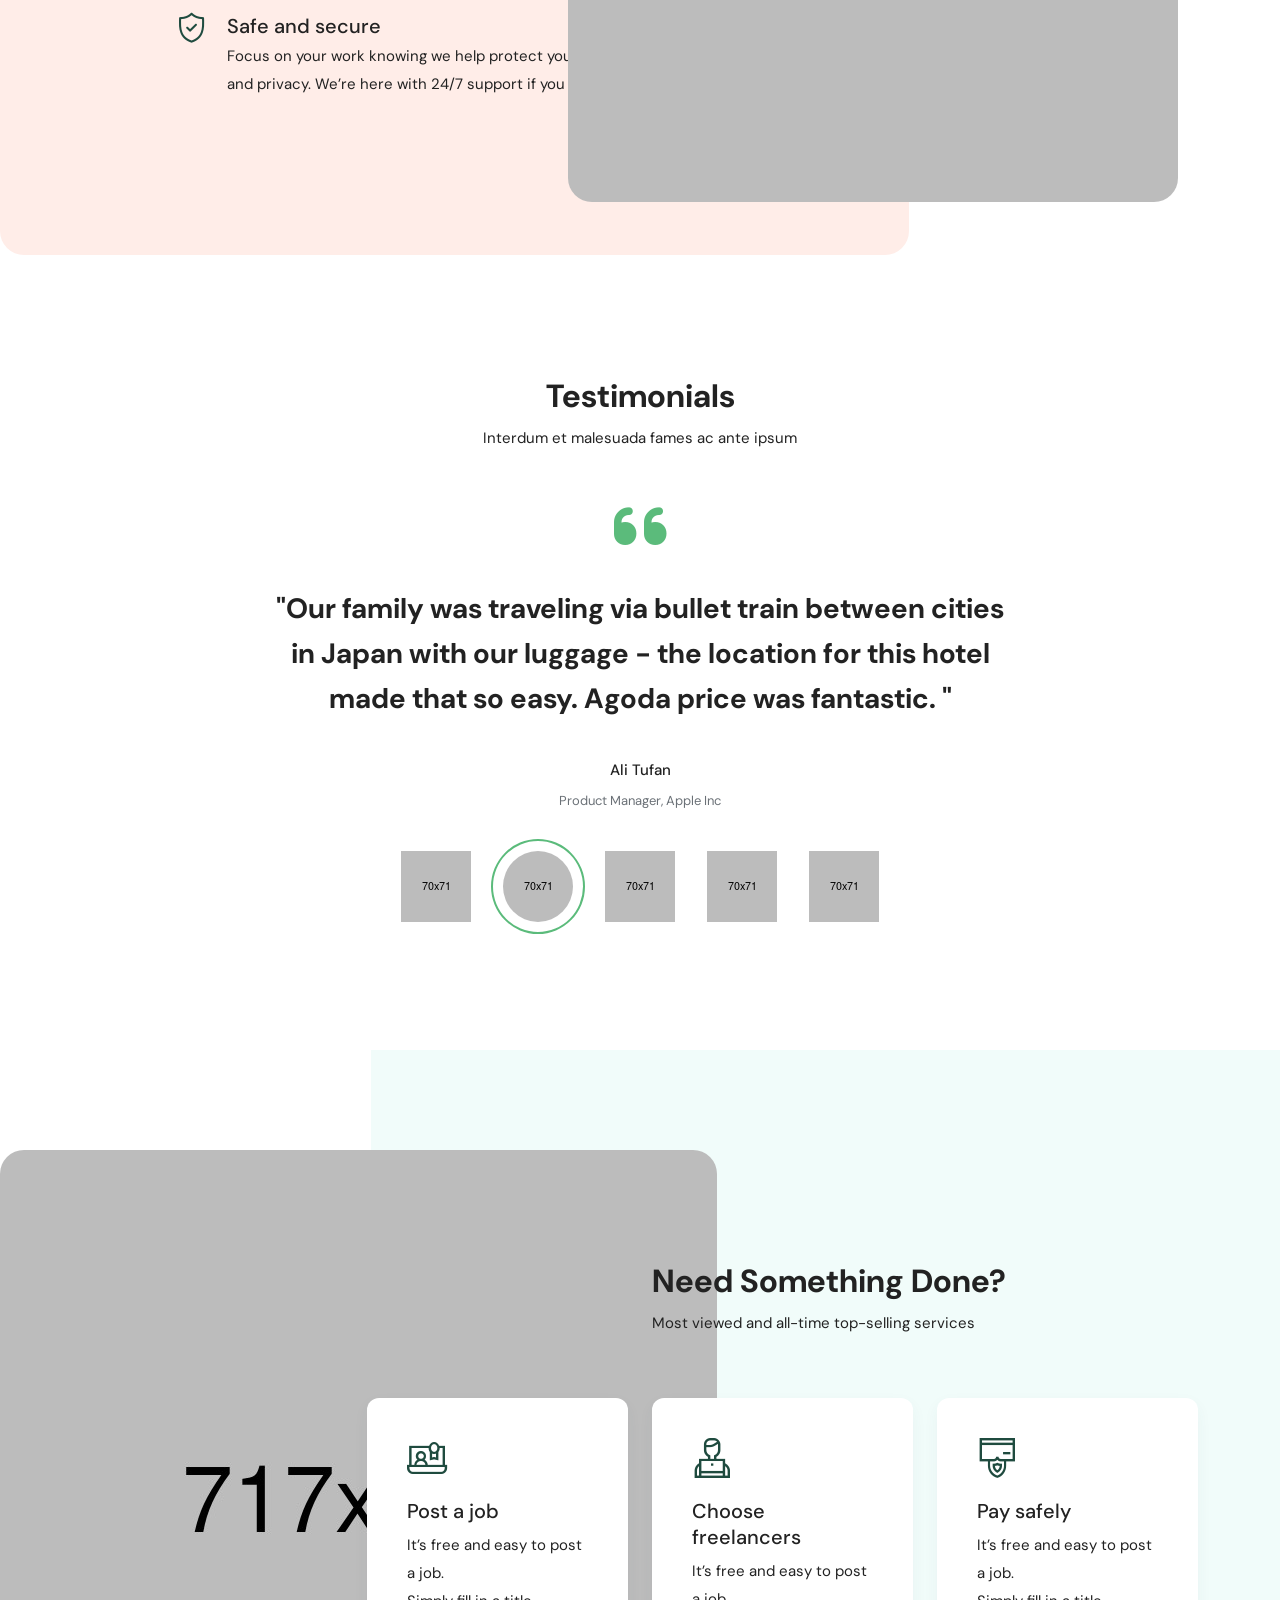
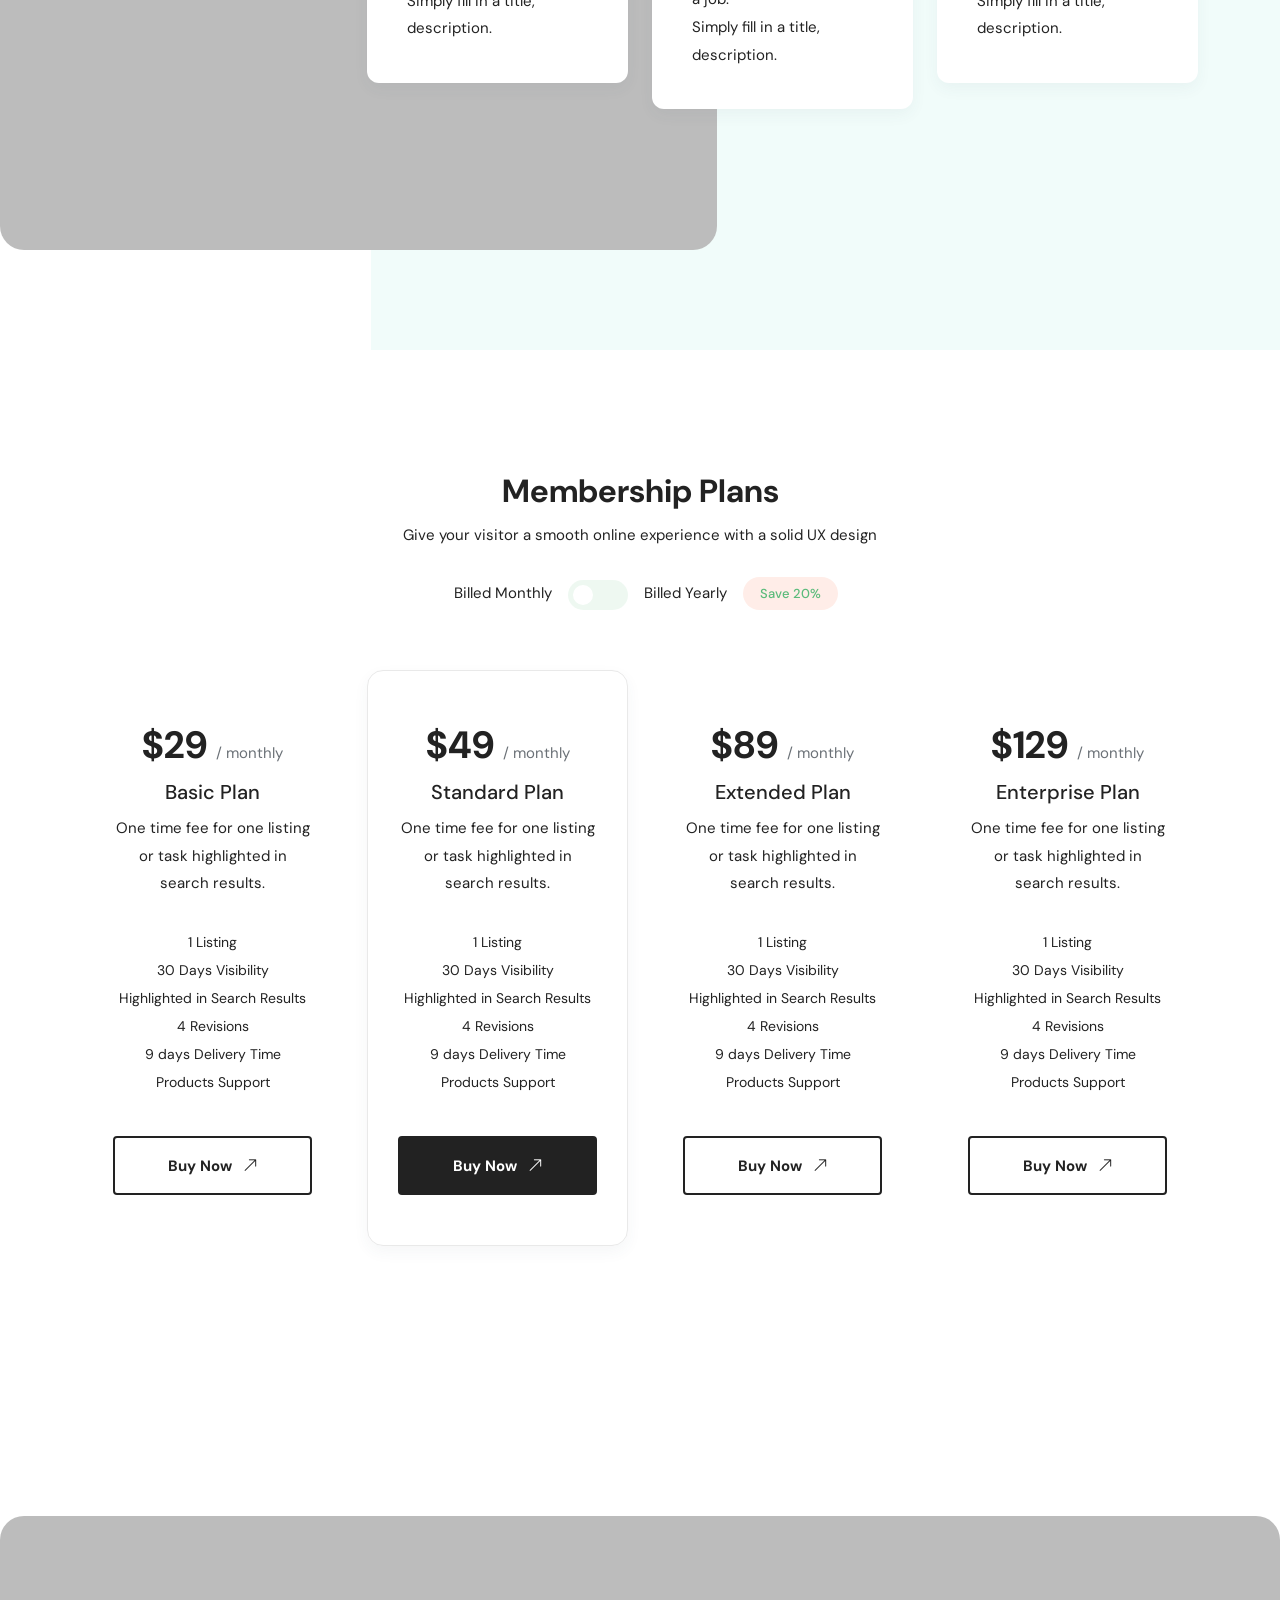
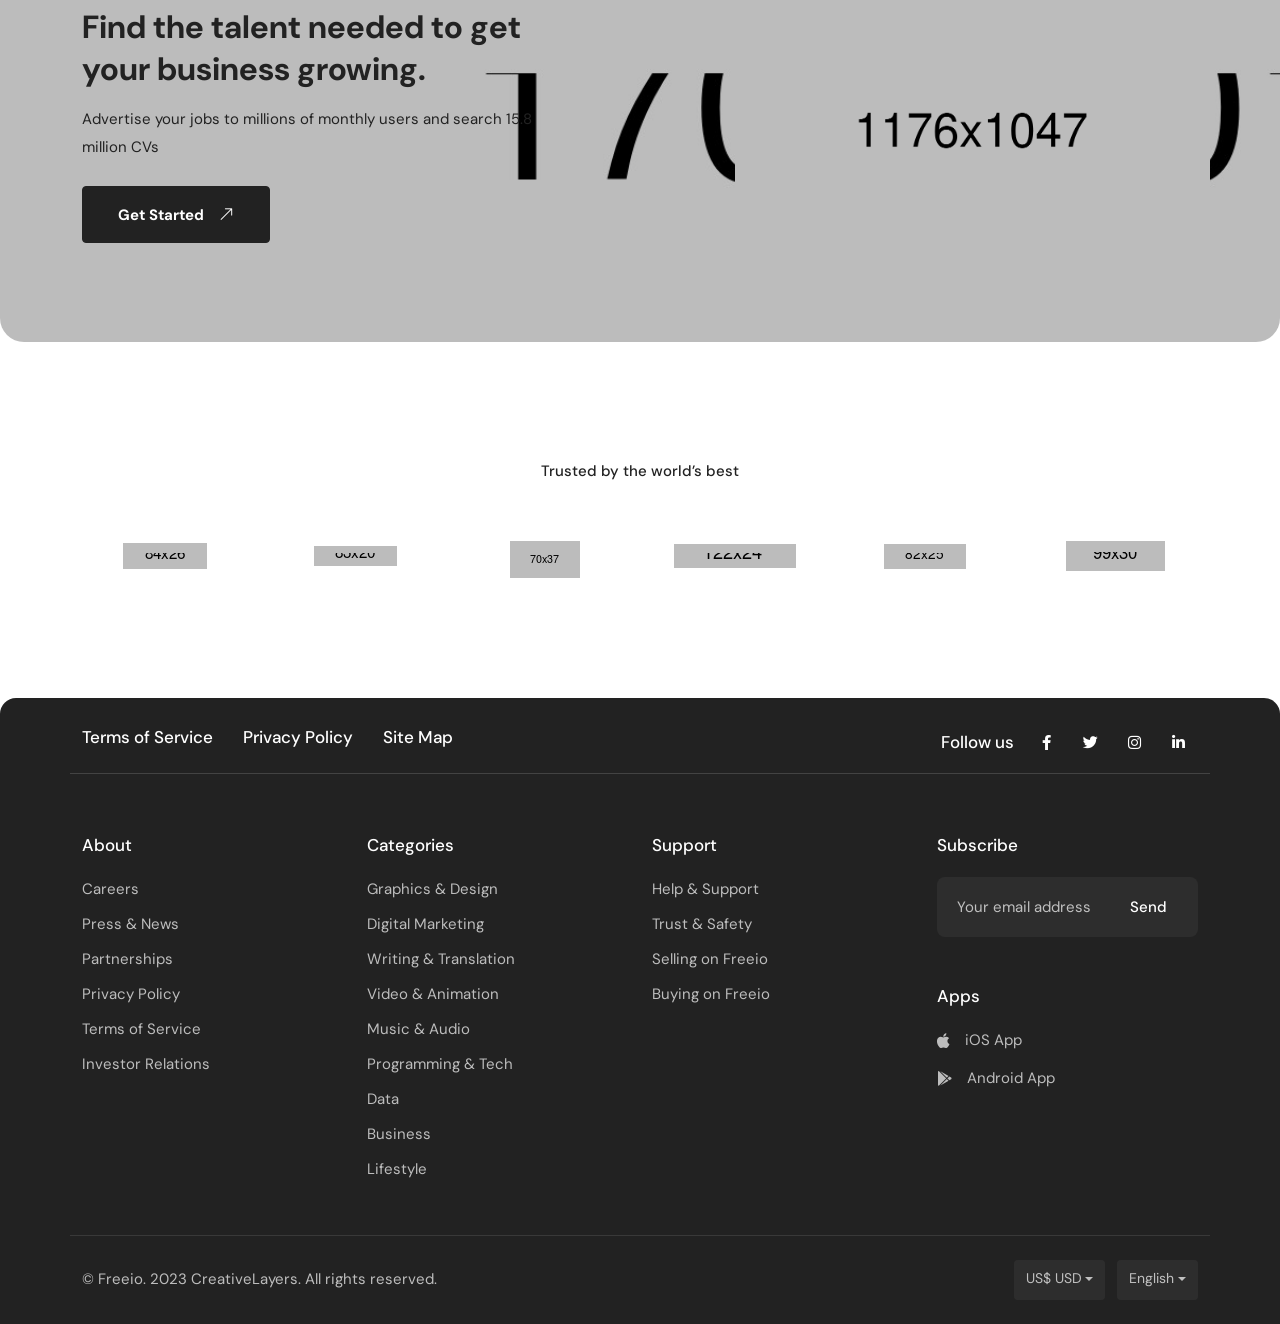
<file: main-files 2/html/index10.html>
<!DOCTYPE html>
<html dir="ltr" lang="en">
<head>
<meta charset="utf-8">
<meta http-equiv="X-UA-Compatible" content="IE=edge">
<meta name="viewport" content="width=device-width, initial-scale=1">
<meta name="keywords" content="bidding, fiverr, freelance marketplace, freelancers, freelancing, gigs, hiring, job board, job portal, job posting, jobs marketplace, peopleperhour, proposals, sell services, upwork">
<meta name="description" content="Freeio - Freelance Marketplace HTML Template">
<meta name="CreativeLayers" content="ATFN">
<!-- css file -->
<link rel="stylesheet" href="css/bootstrap.min.css">
<link rel="stylesheet" href="css/jquery-ui.min.css">
<link rel="stylesheet" href="css/ace-responsive-menu.css">
<link rel="stylesheet" href="css/menu.css">
<link rel="stylesheet" href="css/fontawesome.css">
<link rel="stylesheet" href="css/flaticon.css">
<link rel="stylesheet" href="css/bootstrap-select.min.css">
<link rel="stylesheet" href="css/animate.css">
<link rel="stylesheet" href="css/slider.css">
<link rel="stylesheet" href="css/style.css">
<link rel="stylesheet" href="css/ud-custom-spacing.css">
<!-- Responsive stylesheet -->
<link rel="stylesheet" href="css/responsive.css">
<!-- Title -->
<title>Freeio - Freelance Marketplace HTML Template</title>
<!-- Favicon -->
<link href="images/favicon.ico" sizes="128x128" rel="shortcut icon" type="image/x-icon" />
<link href="images/favicon.ico" sizes="128x128" rel="shortcut icon" />
<!-- Apple Touch Icon -->
<link href="images/apple-touch-icon-60x60.png" sizes="60x60" rel="apple-touch-icon">
<link href="images/apple-touch-icon-72x72.png" sizes="72x72" rel="apple-touch-icon">
<link href="images/apple-touch-icon-114x114.png" sizes="114x114" rel="apple-touch-icon">
<link href="images/apple-touch-icon-180x180.png" sizes="180x180" rel="apple-touch-icon">

<!-- HTML5 shim and Respond.js for IE8 support of HTML5 elements and media queries -->
<!-- WARNING: Respond.js doesn't work if you view the page via file:// -->
<!--[if lt IE 9]>
<script src="https://oss.maxcdn.com/html5shiv/3.7.3/html5shiv.min.js"></script>
<script src="https://oss.maxcdn.com/respond/1.4.2/respond.min.js"></script>
<![endif]-->

</head>
<body class="maxw1700 mx-auto">
<div class="wrapper ovh">
  <div class="preloader"></div>
  
  <!-- Main Header Nav -->
  <header class="header-nav nav-innerpage-style stricky main-menu border-0">
    <!-- Ace Responsive Menu -->
    <nav class="posr"> 
      <div class="container posr menu_bdrt1">
        <div class="row align-items-center justify-content-between">
          <div class="col-auto">
            <div class="d-flex align-items-center justify-content-between">
              <div class="logos mr20">
                <a class="header-logo logo2" href="index.html"><img src="images/header-logo-dark.svg" alt="Header Logo"></a>
              </div>
              <a class="login-info mr15" data-bs-toggle="modal" href="#exampleModalToggle" role="button"><span class="flaticon-loupe vam"></span></a>
              <!-- Responsive Menu Structure-->
              <ul id="respMenu" class="ace-responsive-menu" data-menu-style="horizontal">
                <li class="visible_list"> <a class="list-item" href="#"><span class="title">Home</span></a>
                  <!-- Level Two-->
                  <ul>
                    <li><a href="index.html">Home V1</a></li>
                    <li><a href="index2.html">Home V2</a></li>
                    <li><a href="index3.html">Home V3</a></li>
                    <li><a href="index4.html">Home V4</a></li>
                    <li><a href="index5.html">Home V5</a></li>
                    <li><a href="index6.html">Home V6</a></li>
                    <li><a href="index7.html">Home V7</a></li>
                    <li><a href="index8.html">Home V8</a></li>
                    <li><a href="index9.html">Home V9</a></li>
                    <li><a href="index10.html">Home V10</a></li>
                    <li><a href="index11.html">Home V11</a></li>
                    <li><a href="index12.html">Home V12</a></li>
                    <li><a href="index13.html">Home V13</a></li>
                    <li><a href="index14.html">Home V14</a></li>
                    <li><a href="index15.html">Home V15</a></li>
                    <li><a href="index16.html">Home V16</a></li>
                    <li><a href="index17.html">Home V17</a></li>
                    <li><a href="index18.html">Home V18</a></li>
                    <li><a href="index19.html">Home V19</a></li>
                    <li><a href="index20.html">Home V20</a></li>
                  </ul>
                </li>
                <li class="visible_list"> <a class="list-item" href="#"><span class="title">Browse Jobs</span></a>
                  <ul >
                    <li> <a href="#"><span class="title">Services</span></a>
                      <ul>
                        <li><a href="page-service-v1.html">Service v1</a></li>
                        <li><a href="page-service-v2.html">Service v2</a></li>
                        <li><a href="page-service-v3.html">Service v3</a></li>
                        <li><a href="page-service-v4.html">Service v4</a></li>
                        <li><a href="page-service-v5.html">Service v5</a></li>
                        <li><a href="page-service-v6.html">Service v6</a></li>
                        <li><a href="page-service-v7.html">Service v7</a></li>
                        <li><a href="page-service-all.html">Service All</a></li>
                        <li><a href="page-service-single.html">Service Single</a></li>
                        <li><a href="page-service-single-v1.html">Single V1</a></li>
                        <li><a href="page-service-single-v2.html">Single V2</a></li>
                      </ul>
                    </li>
                    <li> <a href="#"><span class="title">Projects</span></a>
                      <ul>
                        <li><a href="page-project-v1.html">Project v1</a></li>
                        <li><a href="page-project-list-v1.html">List v1</a></li>
                        <li><a href="page-project-list-v2.html">List v2</a></li>
                        <li><a href="page-project-list-v3.html">List v3</a></li>
                        <li><a href="page-project-single.html">Project Single</a></li>
                        <li><a href="page-project-single-v1.html">Single V1</a></li>
                        <li><a href="page-project-single-v2.html">Single V2</a></li>
                      </ul>
                    </li>
                    <li> <a href="#"><span class="title">Job View</span></a>
                      <ul>
                        <li><a href="page-job-list-v1.html">Job list v1</a></li>
                        <li><a href="page-job-list-v2.html">Job list v2</a></li>
                        <li><a href="page-job-list-v3.html">Job list V3</a></li>
                        <li><a href="page-job-list-single.html">Job Single</a></li>
                      </ul>
                    </li>
                  </ul>
                </li>
                <li class="visible_list"> <a class="list-item" href="#"><span class="title">Users</span></a>
                  <ul>
                    <li> <a href="#"><span class="title">Dashboard</span></a>
                      <ul>
                        <li><a href="page-dashboard.html">Dashboard</a></li>
                        <li><a href="page-dashboard-proposal.html">Proposal</a></li>
                        <li><a href="page-dashboard-save.html">Saved</a></li>
                        <li><a href="page-dashboard-message.html">Message</a></li>
                        <li><a href="page-dashboard-reviews.html">Reviews</a></li>
                        <li><a href="page-dashboard-invoice.html">Invoice</a></li>
                        <li><a href="page-dashboard-payouts.html">Payouts</a></li>
                        <li><a href="page-dashboard-statement.html">Statement</a></li>
                        <li><a href="page-dashboard-manage-service.html">Manage Service</a></li>
                        <li><a href="page-dashboard-add-service.html">Add Services</a></li>
                        <li><a href="page-dashboard-manage-jobs.html">Manage Jobs</a></li>
                        <li><a href="page-dashboard-manage-project.html">Manage Project</a></li>
                        <li><a href="page-dashboard-create-project.html">Create Project</a></li>
                        <li><a href="page-dashboard-profile.html">My Profile</a></li>
                      </ul>
                    </li>
                    <li> <a href="#"><span class="title">Employee</span></a>
                      <ul>
                        <li><a href="page-employee-v1.html">Employee V1</a></li>
                        <li><a href="page-employee-v2.html">Employee V2</a></li>
                        <li><a href="page-employee-single.html">Employee Single</a></li>
                      </ul>
                    </li>
                    <li> <a href="#"><span class="title">Freelancer</span></a>
                      <ul>
                        <li><a href="page-freelancer-v1.html">Freelancer V1</a></li>
                        <li><a href="page-freelancer-v2.html">Freelancer V2</a></li>
                        <li><a href="page-freelancer-v3.html">Freelancer V3</a></li>
                        <li><a href="page-freelancer-list-v1.html">List V1</a></li>
                        <li><a href="page-freelancer-list-v2.html">List V2</a></li>
                        <li><a href="page-freelancer-list-v3.html">List V3</a></li>
                        <li><a href="page-freelancer-single.html">Freelancer Single</a></li>
                        <li><a href="page-freelancer-single-v1.html">Single V1</a></li>
                        <li><a href="page-freelancer-single-v2.html">Single V2</a></li>
                      </ul>
                    </li>
                    <li> <a href="page-become-seller.html"><span class="title">Become Seller</span></a></li>
                  </ul>
                </li>
                <li class="visible_list"> <a class="list-item" href="#"><span class="title">Pages</span></a>
                  <ul>
                    <li> <a href="#"><span class="title">About</span></a>
                      <ul>
                        <li><a href="page-about.html">About v1</a></li>
                        <li><a href="page-about-v2.html">About v2</a></li>
                      </ul>
                    </li>
                    <li> <a href="#"><span class="title">Blog</span></a>
                      <ul>
                        <li><a href="page-blog-v1.html">List V1</a></li>
                        <li><a href="page-blog-v2.html">List V2</a></li>
                        <li><a href="page-blog-v3.html">List V3</a></li>
                        <li><a href="page-blog-single.html">Single</a></li>
                      </ul>
                    </li>
                    <li> <a href="#"><span class="title">Shop</span></a>
                      <ul>
                        <li><a href="page-shop.html">List</a></li>
                        <li><a href="page-shop-single.html">Single</a></li>
                        <li><a href="page-shop-cart.html">Cart</a></li>
                        <li><a href="page-shop-checkout.html">Checkout</a></li>
                        <li><a href="page-shop-order.html">Order</a></li>
                      </ul>
                    </li>
                    <li><a href="page-contact.html">Contact</a></li>
                    <li><a href="page-error.html">404</a></li>
                    <li><a href="page-faq.html">Faq</a></li>
                    <li><a href="page-help.html">Help</a></li>
                    <li><a href="page-invoice.html">Invoices</a></li>
                    <li><a href="page-login.html">Login</a></li>
                    <li><a href="page-pricing.html">Pricing</a></li>
                    <li><a href="page-register.html">Register</a></li>
                    <li><a href="page-terms.html">Terms</a></li>
                    <li><a href="page-ui-element.html">UI Elements</a></li>
                  </ul>
                </li>
                <li> <a class="list-item" href="page-contact.html">Contact</a></li>
              </ul>
            </div>
          </div>
          <div class="col-auto">
            <div class="d-flex align-items-center">
              <a class="login-info mx15-lg mx30" href="page-become-seller.html"><span class="d-none d-xl-inline-block">Become a</span> Seller</a>
              <a class="login-info mr15-lg mr30" href="page-login.html">Sign in</a>
              <a class="ud-btn btn-white2 add-joining at-home10" href="page-register.html">Join</a>
            </div>
          </div>
        </div>
      </div>
    </nav>
  </header>
  <!-- Search Modal -->
  <div class="search-modal">
    <div class="modal fade" id="exampleModalToggle" aria-hidden="true" aria-labelledby="exampleModalToggleLabel" tabindex="-1">
      <div class="modal-dialog modal-lg">
        <div class="modal-content">
          <div class="modal-header">
            <h5 class="modal-title" id="exampleModalToggleLabel"></h5>
            <button type="button" class="btn-close" data-bs-dismiss="modal" aria-label="Close"><i class="fal fa-xmark"></i></button>
          </div>
          <div class="modal-body">
            <div class="popup-search-field search_area">
              <input type="text" class="form-control border-0" placeholder="What service are you looking for today?">
              <label><span class="far fa-magnifying-glass"></span></label>
              <button class="ud-btn btn-thm" type="submit">Search</button>
            </div>
          </div>
        </div>
      </div>
    </div>
  </div>

  <div class="hiddenbar-body-ovelay"></div>

  <!-- Mobile Nav  -->
  <div id="page" class="mobilie_header_nav stylehome1">
    <div class="mobile-menu">
      <div class="header bdrb1">
        <div class="menu_and_widgets">
          <div class="mobile_menu_bar d-flex justify-content-between align-items-center">
            <a class="mobile_logo" href="#"><img src="images/header-logo-dark.svg" alt=""></a>
            <div class="right-side text-end">
              <a class="" href="page-login.html">join</a>
              <a class="menubar ml30" href="#menu"><img src="images/mobile-dark-nav-icon.svg" alt=""></a>
            </div>
          </div>
        </div>
        <div class="posr"><div class="mobile_menu_close_btn"><span class="far fa-times"></span></div></div>
      </div>
    </div>
    <!-- /.mobile-menu -->
    <nav id="menu" class="">
      <ul>
        <li><span>Home</span>
          <ul>
            <li><a href="index.html">Home V1</a></li>
            <li><a href="index2.html">Home V2</a></li>
            <li><a href="index3.html">Home V3</a></li>
            <li><a href="index4.html">Home V4</a></li>
            <li><a href="index5.html">Home V5</a></li>
            <li><a href="index6.html">Home V6</a></li>
            <li><a href="index7.html">Home V7</a></li>
            <li><a href="index8.html">Home V8</a></li>
            <li><a href="index9.html">Home V9</a></li>
            <li><a href="index10.html">Home V10</a></li>
            <li><a href="index11.html">Home V11</a></li>
            <li><a href="index12.html">Home V12</a></li>
            <li><a href="index13.html">Home V13</a></li>
            <li><a href="index14.html">Home V14</a></li>
            <li><a href="index15.html">Home V15</a></li>
            <li><a href="index16.html">Home V16</a></li>
            <li><a href="index17.html">Home V17</a></li>
            <li><a href="index18.html">Home V18</a></li>
            <li><a href="index19.html">Home V19</a></li>
            <li><a href="index20.html">Home V20</a></li>
          </ul>
        </li>
        <li><span>Browse Jobs</span>
          <ul>
            <li><span>Services</span>
              <ul>
                <li><a href="page-service-v1.html">Service v1</a></li>
                <li><a href="page-service-v2.html">Service v2</a></li>
                <li><a href="page-service-v3.html">Service v3</a></li>
                <li><a href="page-service-v4.html">Service v4</a></li>
                <li><a href="page-service-v5.html">Service v5</a></li>
                <li><a href="page-service-v6.html">Service v6</a></li>
                <li><a href="page-service-v7.html">Service v7</a></li>
                <li><a href="page-service-all.html">Service All</a></li>
                <li><a href="page-service-single.html">Service Single</a></li>
                <li><a href="page-service-single-v1.html">Single V1</a></li>
                <li><a href="page-service-single-v2.html">Single V2</a></li>
              </ul>
            </li>
            <li><span>Projects</span>
              <ul>
                <li><a href="page-project-v1.html">Project v1</a></li>
                <li><a href="page-project-list-v1.html">List v1</a></li>
                <li><a href="page-project-list-v2.html">List v2</a></li>
                <li><a href="page-project-list-v3.html">List v3</a></li>
                <li><a href="page-project-single.html">Project Single</a></li>
                <li><a href="page-project-single-v1.html">Single V1</a></li>
                <li><a href="page-project-single-v2.html">Single V2</a></li>
              </ul>
            </li>
            <li><span>Job View</span>
              <ul>
                <li><a href="page-job-list-v1.html">Job list v1</a></li>
                <li><a href="page-job-list-v2.html">Job list v2</a></li>
                <li><a href="page-job-list-v3.html">Job list V3</a></li>
                <li><a href="page-job-list-single.html">Job Single</a></li>
              </ul>
            </li>
          </ul>
        </li>
        <li><span>Users</span>
          <ul>
            <li><span>Dashboard</span>
              <ul>
                <li><a href="page-dashboard.html">Dashboard</a></li>
                <li><a href="page-dashboard-proposal.html">Proposal</a></li>
                <li><a href="page-dashboard-save.html">Saved</a></li>
                <li><a href="page-dashboard-message.html">Message</a></li>
                <li><a href="page-dashboard-reviews.html">Reviews</a></li>
                <li><a href="page-dashboard-invoice.html">Invoice</a></li>
                <li><a href="page-dashboard-payouts.html">Payouts</a></li>
                <li><a href="page-dashboard-statement.html">Statement</a></li>
                <li><a href="page-dashboard-manage-service.html">Manage Service</a></li>
                <li><a href="page-dashboard-add-service.html">Add Services</a></li>
                <li><a href="page-dashboard-manage-jobs.html">Manage Jobs</a></li>
                <li><a href="page-dashboard-manage-project.html">Manage Project</a></li>
                <li><a href="page-dashboard-create-project.html">Create Project</a></li>
                <li><a href="page-dashboard-profile.html">My Profile</a></li>
              </ul>
            </li>
            <li><span>Employee</span>
              <ul>
                <li><a href="page-employee-v1.html">Employee V1</a></li>
                <li><a href="page-employee-v2.html">Employee V2</a></li>
                <li><a href="page-employee-single.html">Employee Single</a></li>
              </ul>
            </li>
            <li><span>Freelancer</span>
              <ul>
                <li><a href="page-freelancer-v1.html">Freelancer V1</a></li>
                <li><a href="page-freelancer-v2.html">Freelancer V2</a></li>
                <li><a href="page-freelancer-v3.html">Freelancer V3</a></li>
                <li><a href="page-freelancer-list-v1.html">List V1</a></li>
                <li><a href="page-freelancer-list-v2.html">List V2</a></li>
                <li><a href="page-freelancer-list-v3.html">List V3</a></li>
                <li><a href="page-freelancer-single.html">Freelancer Single</a></li>
                <li><a href="page-freelancer-single-v1.html">Single V1</a></li>
                <li><a href="page-freelancer-single-v2.html">Single V2</a></li>
              </ul>
            </li>
            <li><a href="page-become-seller.html">Become Seller</a></li>
          </ul>
        </li>
        <li><span>Pages</span>
          <ul>
            <li><span>About</span>
              <ul>
                <li><a href="page-about.html">About v1</a></li>
                <li><a href="page-about-v2.html">About v2</a></li>
              </ul>
            </li>
            <li><span>Shop</span>
              <ul>
                <li><a href="page-shop.html">List</a></li>
                <li><a href="page-shop-single.html">Single</a></li>
                <li><a href="page-shop-cart.html">Cart</a></li>
                <li><a href="page-shop-checkout.html">Checkout</a></li>
                <li><a href="page-shop-order.html">Order</a></li>
              </ul>
            </li>
            <li><a href="page-contact.html">Contact</a></li>
            <li><a href="page-error.html">404</a></li>
            <li><a href="page-faq.html">Faq</a></li>
            <li><a href="page-help.html">Help</a></li>
            <li><a href="page-invoice.html">Invoices</a></li>
            <li><a href="page-login.html">Login</a></li>
            <li><a href="page-pricing.html">Pricing</a></li>
            <li><a href="page-register.html">Register</a></li>
            <li><a href="page-terms.html">Terms</a></li>
            <li><a href="page-ui-element.html">UI Elements</a></li>
          </ul>
        </li>
        <li><span>Blog</span>
          <ul>
            <li><a href="page-blog-v1.html">List V1</a></li>
            <li><a href="page-blog-v2.html">List V2</a></li>
            <li><a href="page-blog-v3.html">List V3</a></li>
            <li><a href="page-blog-single.html">Single</a></li>
          </ul>
        </li>
        <!-- Only for Mobile View -->
      </ul>
    </nav>
  </div>

  <div class="body_content">
    <!-- Home Banner Style V1 -->
    <section class="hero-home10 bdrs24 p-0 overflow-hidden">
      <div class="container-fluid p-0">
        <div class="row">
          <div class="col-lg-12">
            <div class="main-banner-wrapper home10-hero-content">
              <div class="navi_pagi_bottom_center dots_nav_light banner-style-one slider-1-grid owl-theme owl-carousel">
                <div class="slide slide-one" style="background-image: url(images/home/home-3.jpg);">
                  <div class="container">
                    <div class="row">
                      <div class="col-xl-7 mx-auto text-center">
                        <h3 class="banner-title">With talented freelancers <br class="d-none d-lg-block">ando more work.</h3>
                        <p class="banner-text text-white ff-heading mb30">Millions of people use freeio.com to turn their ideas into reality.</p>
                        <div class="d-sm-flex justify-content-center banner-btn">
                          <a href="page-project-v1.html" class="ud-btn btn-white me-0 me-sm-3">Find Work</a>
                          <a href="page-freelancer-v1.html" class="ud-btn btn-dark">Find Talent</a>
                        </div>
                      </div>
                    </div>
                  </div>
                </div>
                <div class="slide slide-one" style="background-image: url(images/home/home-2.jpg);">
                  <div class="container">
                    <div class="row">
                      <div class="col-xl-7 mx-auto text-center">
                        <h3 class="banner-title">Freelance Services For <br class="d-none d-lg-block">Your Business</h3>
                        <p class="banner-text text-white ff-heading mb30">Millions of people use freeio.com to turn their ideas into reality.</p>
                        <div class="d-sm-flex justify-content-center banner-btn">
                          <a href="page-project-v1.html" class="ud-btn btn-white me-0 me-sm-3">Find Work</a>
                          <a href="page-freelancer-v1.html" class="ud-btn btn-dark">Find Talent</a>
                        </div>
                      </div>
                    </div>
                  </div>
                </div>
                <div class="slide slide-one" style="background-image: url(images/home/home-1.jpg);">
                  <div class="container">
                    <div class="row">
                      <div class="col-xl-7 mx-auto text-center">
                        <h3 class="banner-title">With talented freelancers <br class="d-none d-lg-block">ando more work.</h3>
                        <p class="banner-text text-white ff-heading mb30">Millions of people use freeio.com to turn their ideas into reality.</p>
                        <div class="d-sm-flex justify-content-center banner-btn">
                          <a href="page-project-v1.html" class="ud-btn btn-white me-0 me-sm-3">Find Work</a>
                          <a href="page-freelancer-v1.html" class="ud-btn btn-dark">Find Talent</a>
                        </div>
                      </div>
                    </div>
                  </div>
                </div>
              </div>
              <!-- /.carousel-btn-block banner-carousel-btn --> 
            </div>
            <!-- /.main-banner-wrapper --> 
          </div>
        </div>
      </div>
    </section>

    <!-- Trending Services -->
    <section class="pb-0 pb30-md">
      <div class="container">
        <div class="row align-items-center wow fadeInUp">
          <div class="col-lg-9">
            <div class="main-title">
              <h2 class="title">Trending Services</h2>
              <p class="paragraph">Most viewed and all-time top-selling services</p>
            </div>
          </div>
        </div>
        <div class="row">
          <div class="col-lg-12">
            <div class="navi_pagi_top_right slider-4-grid owl-carousel owl-theme">
              <div class="item">
                <div class="listing-style1 bdrs16">
                  <div class="list-thumb">
                    <img class="w-100" src="images/listings/g-1.jpg" alt="">
                    <a href="" class="listing-fav fz12"><span class="far fa-heart"></span></a>
                  </div>
                  <div class="list-content">
                    <p class="list-text body-color fz14 mb-1">Web & App Design</p>
                    <h5 class="list-title"><a href="page-services-single.html">I will design modern websites in figma or adobe xd</a></h5>
                    <div class="review-meta d-flex align-items-center">
                      <i class="fas fa-star fz10 review-color me-2"></i>
                      <p class="mb-0 body-color fz14"><span class="dark-color me-2">4.82</span>94 reviews</p>
                    </div>
                    <hr class="my-2">
                    <div class="list-meta d-flex justify-content-between align-items-center mt15">
                      <a class="d-flex" href="">
                        <span class="position-relative mr10">
                          <img class="rounded-circle wa" src="images/team/fl-s-1.png" alt="Freelancer Photo">
                          <span class="online-badges"></span>
                        </span>
                        <span class="fz14">Wanda Runo</span>
                      </a>
                      <div class="budget">
                        <p class="mb-0 body-color">Starting at<span class="fz17 fw500 dark-color ms-1">$983</span></p>
                      </div>
                    </div>
                  </div>
                </div>
              </div>
              <div class="item">
                <div class="listing-style1 default-box-shadow1 bdrs16">
                  <div class="list-thumb">
                    <img class="w-100" src="images/listings/g-2.jpg" alt="">
                    <a href="" class="listing-fav fz12"><span class="far fa-heart"></span></a>
                  </div>
                  <div class="list-content">
                    <p class="list-text body-color fz14 mb-1">Art & Illustration</p>
                    <h5 class="list-title"><a href="page-services-single.html">I will create modern flat design illustration</a></h5>
                    <div class="review-meta d-flex align-items-center">
                      <i class="fas fa-star fz10 review-color me-2"></i>
                      <p class="mb-0 body-color fz14"><span class="dark-color me-2">4.82</span>94 reviews</p>
                    </div>
                    <hr class="my-2">
                    <div class="list-meta d-flex justify-content-between align-items-center mt15">
                      <a class="d-flex" href="">
                        <span class="position-relative mr10">
                          <img class="rounded-circle wa" src="images/team/fl-s-2.png" alt="Freelancer Photo">
                          <span class="online-badges"></span>
                        </span>
                        <span class="fz14">Ali Tufan</span>
                      </a>
                      <div class="budget">
                        <p class="mb-0 body-color">Starting at<span class="fz17 fw500 dark-color ms-1">$983</span></p>
                      </div>
                    </div>
                  </div>
                </div>
              </div>
              <div class="item">
                <div class="listing-style1 bdrs16">
                  <div class="list-thumb">
                    <img class="w-100" src="images/listings/g-3.jpg" alt="">
                    <a href="" class="listing-fav fz12"><span class="far fa-heart"></span></a>
                  </div>
                  <div class="list-content">
                    <p class="list-text body-color fz14 mb-1">Design & Creative</p>
                    <h5 class="list-title line-clamp2"><a href="page-services-single.html">I will build a fully responsive design in HTML,CSS, bootstrap, and javascript</a></h5>
                    <div class="review-meta d-flex align-items-center">
                      <i class="fas fa-star fz10 review-color me-2"></i>
                      <p class="mb-0 body-color fz14"><span class="dark-color me-2">4.82</span>94 reviews</p>
                    </div>
                    <hr class="my-2">
                    <div class="list-meta d-flex justify-content-between align-items-center mt15">
                      <a class="d-flex" href="">
                        <span class="position-relative mr10">
                          <img class="rounded-circle" src="images/team/fl-s-3.png" alt="Freelancer Photo">
                          <span class="online-badges"></span>
                        </span>
                        <span class="fz14">Wanda Runo</span>
                      </a>
                      <div class="budget">
                        <p class="mb-0 body-color">Starting at<span class="fz17 fw500 dark-color ms-1">$983</span></p>
                      </div>
                    </div>
                  </div>
                </div>
              </div>
              <div class="item">
                <div class="listing-style1 bdrs16">
                  <div class="list-thumb">
                    <img class="w-100" src="images/listings/g-4.jpg" alt="">
                    <a href="" class="listing-fav fz12"><span class="far fa-heart"></span></a>
                  </div>
                  <div class="list-content">
                    <p class="list-text body-color fz14 mb-1">Web & App Design</p>
                    <h5 class="list-title line-clamp2"><a href="page-services-single.html">I will do mobile app development for ios and android</a></h5>
                    <div class="review-meta d-flex align-items-center">
                      <i class="fas fa-star fz10 review-color me-2"></i>
                      <p class="mb-0 body-color fz14"><span class="dark-color me-2">4.82</span>94 reviews</p>
                    </div>
                    <hr class="my-2">
                    <div class="list-meta d-flex justify-content-between align-items-center mt15">
                      <a class="d-flex" href="">
                        <span class="position-relative mr10">
                          <img class="rounded-circle" src="images/team/fl-s-4.png" alt="Freelancer Photo">
                          <span class="online-badges"></span>
                        </span>
                        <span class="fz14">Wanda Runo</span>
                      </a>
                      <div class="budget">
                        <p class="mb-0 body-color">Starting at<span class="fz17 fw500 dark-color ms-1">$983</span></p>
                      </div>
                    </div>
                  </div>
                </div>
              </div>
              <div class="item">
                <div class="listing-style1 bdrs16">
                  <div class="list-thumb">
                    <img class="w-100" src="images/listings/g-5.jpg" alt="">
                    <a href="" class="listing-fav fz12"><span class="far fa-heart"></span></a>
                  </div>
                  <div class="list-content">
                    <p class="list-text body-color fz14 mb-1">Web & App Design</p>
                    <h5 class="list-title"><a href="page-services-single.html">I will design modern websites in figma or adobe xd</a></h5>
                    <div class="review-meta d-flex align-items-center">
                      <i class="fas fa-star fz10 review-color me-2"></i>
                      <p class="mb-0 body-color fz14"><span class="dark-color me-2">4.82</span>94 reviews</p>
                    </div>
                    <hr class="my-2">
                    <div class="list-meta d-flex justify-content-between align-items-center mt15">
                      <a class="d-flex" href="">
                        <span class="position-relative mr10">
                          <img class="rounded-circle" src="images/team/fl-s-1.png" alt="Freelancer Photo">
                          <span class="online-badges"></span>
                        </span>
                        <span class="fz14">Wanda Runo</span>
                      </a>
                      <div class="budget">
                        <p class="mb-0 body-color">Starting at<span class="fz17 fw500 dark-color ms-1">$983</span></p>
                      </div>
                    </div>
                  </div>
                </div>
              </div>
              <div class="item">
                <div class="listing-style1 bdrs16">
                  <div class="list-thumb">
                    <img class="w-100" src="images/listings/g-6.jpg" alt="">
                    <a href="" class="listing-fav fz12"><span class="far fa-heart"></span></a>
                  </div>
                  <div class="list-content">
                    <p class="list-text body-color fz14 mb-1">Web & App Design</p>
                    <h5 class="list-title"><a href="page-services-single.html">I will design modern websites in figma or adobe xd</a></h5>
                    <div class="review-meta d-flex align-items-center">
                      <i class="fas fa-star fz10 review-color me-2"></i>
                      <p class="mb-0 body-color fz14"><span class="dark-color me-2">4.82</span>94 reviews</p>
                    </div>
                    <hr class="my-2">
                    <div class="list-meta d-flex justify-content-between align-items-center mt15">
                      <a class="d-flex" href="">
                        <span class="position-relative mr10">
                          <img class="rounded-circle" src="images/team/fl-s-2.png" alt="Freelancer Photo">
                          <span class="online-badges"></span>
                        </span>
                        <span class="fz14">Wanda Runo</span>
                      </a>
                      <div class="budget">
                        <p class="mb-0 body-color">Starting at<span class="fz17 fw500 dark-color ms-1">$983</span></p>
                      </div>
                    </div>
                  </div>
                </div>
              </div>
              <div class="item">
                <div class="listing-style1 bdrs16">
                  <div class="list-thumb">
                    <img class="w-100" src="images/listings/g-7.jpg" alt="">
                    <a href="" class="listing-fav fz12"><span class="far fa-heart"></span></a>
                  </div>
                  <div class="list-content">
                    <p class="list-text body-color fz14 mb-1">Design & Creative</p>
                    <h5 class="list-title line-clamp2"><a href="page-services-single.html">I will build a fully responsive design in HTML,CSS, bootstrap, and javascript</a></h5>
                    <div class="review-meta d-flex align-items-center">
                      <i class="fas fa-star fz10 review-color me-2"></i>
                      <p class="mb-0 body-color fz14"><span class="dark-color me-2">4.82</span>94 reviews</p>
                    </div>
                    <hr class="my-2">
                    <div class="list-meta d-flex justify-content-between align-items-center mt15">
                      <a class="d-flex" href="">
                        <span class="position-relative mr10">
                          <img class="rounded-circle" src="images/team/fl-s-3.png" alt="Freelancer Photo">
                          <span class="online-badges"></span>
                        </span>
                        <span class="fz14">Wanda Runo</span>
                      </a>
                      <div class="budget">
                        <p class="mb-0 body-color">Starting at<span class="fz17 fw500 dark-color ms-1">$983</span></p>
                      </div>
                    </div>
                  </div>
                </div>
              </div>
              <div class="item">
                <div class="listing-style1 bdrs16">
                  <div class="list-thumb">
                    <img class="w-100" src="images/listings/g-1.jpg" alt="">
                    <a href="" class="listing-fav fz12"><span class="far fa-heart"></span></a>
                  </div>
                  <div class="list-content">
                    <p class="list-text body-color fz14 mb-1">Web & App Design</p>
                    <h5 class="list-title"><a href="page-services-single.html">I will design modern websites in figma or adobe xd</a></h5>
                    <div class="review-meta d-flex align-items-center">
                      <i class="fas fa-star fz10 review-color me-2"></i>
                      <p class="mb-0 body-color fz14"><span class="dark-color me-2">4.82</span>94 reviews</p>
                    </div>
                    <hr class="my-2">
                    <div class="list-meta d-flex justify-content-between align-items-center mt15">
                      <a class="d-flex" href="">
                        <span class="position-relative mr10">
                          <img class="rounded-circle wa" src="images/team/fl-s-1.png" alt="Freelancer Photo">
                          <span class="online-badges"></span>
                        </span>
                        <span class="fz14">Wanda Runo</span>
                      </a>
                      <div class="budget">
                        <p class="mb-0 body-color">Starting at<span class="fz17 fw500 dark-color ms-1">$983</span></p>
                      </div>
                    </div>
                  </div>
                </div>
              </div>
              <div class="item">
                <div class="listing-style1 bdrs16">
                  <div class="list-thumb">
                    <img class="w-100" src="images/listings/g-2.jpg" alt="">
                    <a href="" class="listing-fav fz12"><span class="far fa-heart"></span></a>
                  </div>
                  <div class="list-content">
                    <p class="list-text body-color fz14 mb-1">Art & Illustration</p>
                    <h5 class="list-title"><a href="page-services-single.html">I will create modern flat design illustration</a></h5>
                    <div class="review-meta d-flex align-items-center">
                      <i class="fas fa-star fz10 review-color me-2"></i>
                      <p class="mb-0 body-color fz14"><span class="dark-color me-2">4.82</span>94 reviews</p>
                    </div>
                    <hr class="my-2">
                    <div class="list-meta d-flex justify-content-between align-items-center mt15">
                      <a class="d-flex" href="">
                        <span class="position-relative mr10">
                          <img class="rounded-circle wa" src="images/team/fl-s-2.png" alt="Freelancer Photo">
                          <span class="online-badges"></span>
                        </span>
                        <span class="fz14">Ali Tufan</span>
                      </a>
                      <div class="budget">
                        <p class="mb-0 body-color">Starting at<span class="fz17 fw500 dark-color ms-1">$983</span></p>
                      </div>
                    </div>
                  </div>
                </div>
              </div>
            </div>
            <div class="text-center mt20">
              <a class="ud-btn2" href="page-service-single.html">All Services<i class="fal fa-arrow-right-long"></i></a>
            </div>
          </div>
        </div>
      </div>
    </section>

    <!-- Talent by category -->
    <section class="pb40-md">
      <div class="container">
        <div class="row align-items-center wow fadeInUp" data-wow-delay="300ms">
          <div class="col-lg-9">
            <div class="main-title2">
              <h2 class="title">Browse talent by category</h2>
              <p class="paragraph">Get some Inspirations from 1800+ skills</p>
            </div>
          </div>
        </div>
        <div class="row wow fadeInUp">
          <div class="col-lg-12">
            <div class="category-slider-home10 navi_pagi_top_right slider-7-grid owl-carousel owl-theme wow fadeInUp">
              <div class="item">
                <div class="iconbox-style1 bdr1 bdrs16">
                  <div class="icon"><span class="flaticon-developer"></span></div>
                  <div class="details mt20">
                    <p class="text mb5">1.853 skills</p>
                    <h5 class="title">Development & IT</h5>
                  </div>
                </div>
              </div>
              <div class="item">
                <div class="iconbox-style1 bdr1 bdrs16">
                  <div class="icon"><span class="flaticon-web-design-1"></span></div>
                  <div class="details mt20">
                    <p class="text mb5">1.853 skills</p>
                    <h5 class="title">Design & Creative</h5>
                  </div>
                </div>
              </div>
              <div class="item">
                <div class="iconbox-style1 bdr1 bdrs16">
                  <div class="icon"><span class="flaticon-digital-marketing"></span></div>
                  <div class="details mt20">
                    <p class="text mb5">1.853 skills</p>
                    <h5 class="title">Digital Marketing</h5>
                  </div>
                </div>
              </div>
              <div class="item">
                <div class="iconbox-style1 bdr1 bdrs16">
                  <div class="icon"><span class="flaticon-translator"></span></div>
                  <div class="details mt20">
                    <p class="text mb5">1.853 skills</p>
                    <h5 class="title">Writing & Translation</h5>
                  </div>
                </div>
              </div>
              <div class="item">
                <div class="iconbox-style1 bdr1 bdrs16">
                  <div class="icon"><span class="flaticon-microphone"></span></div>
                  <div class="details mt20">
                    <p class="text mb5">1.853 skills</p>
                    <h5 class="title">Music & Audio</h5>
                  </div>
                </div>
              </div>
              <div class="item">
                <div class="iconbox-style1 bdr1 bdrs16">
                  <div class="icon"><span class="flaticon-video-file"></span></div>
                  <div class="details mt20">
                    <p class="text mb5">1.853 skills</p>
                    <h5 class="title">Video & Animation</h5>
                  </div>
                </div>
              </div>
              <div class="item">
                <div class="iconbox-style1 bdr1 bdrs16">
                  <div class="icon"><span class="flaticon-ruler"></span></div>
                  <div class="details mt20">
                    <p class="text mb5">1.853 skills</p>
                    <h5 class="title">Engineering & Architecture</h5>
                  </div>
                </div>
              </div>
              <div class="item">
                <div class="iconbox-style1 bdr1 bdrs16">
                  <div class="icon"><span class="flaticon-goal"></span></div>
                  <div class="details mt20">
                    <p class="text mb5">1.853 skills</p>
                    <h5 class="title">Finance & Accounting</h5>
                  </div>
                </div>
              </div>
            </div>
            <div class="text-center mt10">
              <a class="ud-btn2" href="page-service-single.html">All Categories<i class="fal fa-arrow-right-long"></i></a>
            </div>
          </div>
        </div>
      </div>
    </section>

    <!-- Latest Jobs -->
    <section class="hover-bgc-color pb90 pb30-md bdrs24">
      <div class="container">
        <div class="row align-items-center wow fadeInUp">
          <div class="col-lg-9">
            <div class="main-title">
              <h2 class="title">Our Latest Jobs</h2>
              <p class="paragraph">Know your worth and find the job that qualify your life</p>
            </div>
          </div>
          <div class="col-lg-3">
            <div class="text-start text-lg-end mb-4 mb-lg-2">
              <a class="ud-btn2" href="page-job-list-v1.html">Browse All<i class="fal fa-arrow-right-long"></i></a>
            </div>
          </div>
        </div>
        <div class="row">
          <div class="col-sm-6 col-xl-4">
            <div class="job-list-style1 default-box-shadow1 bdrs16 bdr1">
              <div class="d-xl-flex align-items-start">
                <div class="icon d-flex align-items-center mb20">
                  <img class="wa" src="images/team/client-2.png" alt="">
                  <span class="fav-icon flaticon-star"></span>
                </div>
                <div class="details ml20 ml0-xl">
                  <h5>Website Designer Required For Directory Theme</h5>
                  <h6 class="mb-3 text-thm">Mailchimp</h6>
                </div>
              </div>
              <p class="list-inline-item mb-0">$125k-$135k Hourly</p>
              <p class="list-inline-item mb-0 bdrl1 pl10">1-5 Days</p>
              <p class="list-inline-item mb-0 bdrl1 pl10">Expensive</p>
              <p class="list-inline-item mb-0 bdrl1 pl10">Remote</p>
            </div>
          </div>
          <div class="col-sm-6 col-xl-4">
            <div class="job-list-style1 default-box-shadow1 bdrs16 bdr1">
              <div class="d-xl-flex align-items-start">
                <div class="icon d-flex align-items-center mb20">
                  <img class="wa" src="images/team/client-1.png" alt="">
                  <span class="fav-icon flaticon-star"></span>
                </div>
                <div class="details ml20 ml0-xl">
                  <h5>Website Designer Required For Directory Theme</h5>
                  <h6 class="mb-3 text-thm">Mailchimp</h6>
                </div>
              </div>
              <p class="list-inline-item mb-0">$125k-$135k Hourly</p>
              <p class="list-inline-item mb-0 bdrl1 pl10">1-5 Days</p>
              <p class="list-inline-item mb-0 bdrl1 pl10">Expensive</p>
              <p class="list-inline-item mb-0 bdrl1 pl10">Remote</p>
            </div>
          </div>
          <div class="col-sm-6 col-xl-4">
            <div class="job-list-style1 default-box-shadow1 bdrs16 bdr1">
              <div class="d-xl-flex align-items-start">
                <div class="icon d-flex align-items-center mb20">
                  <img class="wa" src="images/team/client-6.png" alt="">
                  <span class="fav-icon flaticon-star"></span>
                </div>
                <div class="details ml20 ml0-xl">
                  <h5>Website Designer Required For Directory Theme</h5>
                  <h6 class="mb-3 text-thm">Mailchimp</h6>
                </div>
              </div>
              <p class="list-inline-item mb-0">$125k-$135k Hourly</p>
              <p class="list-inline-item mb-0 bdrl1 pl10">1-5 Days</p>
              <p class="list-inline-item mb-0 bdrl1 pl10">Expensive</p>
              <p class="list-inline-item mb-0 bdrl1 pl10">Remote</p>
            </div>
          </div>
          <div class="col-sm-6 col-xl-4">
            <div class="job-list-style1 default-box-shadow1 bdrs16 bdr1">
              <div class="d-xl-flex align-items-start">
                <div class="icon d-flex align-items-center mb20">
                  <img class="wa" src="images/team/client-3.png" alt="">
                  <span class="fav-icon flaticon-star"></span>
                </div>
                <div class="details ml20 ml0-xl">
                  <h5>Website Designer Required For Directory Theme</h5>
                  <h6 class="mb-3 text-thm">Mailchimp</h6>
                </div>
              </div>
              <p class="list-inline-item mb-0">$125k-$135k Hourly</p>
              <p class="list-inline-item mb-0 bdrl1 pl10">1-5 Days</p>
              <p class="list-inline-item mb-0 bdrl1 pl10">Expensive</p>
              <p class="list-inline-item mb-0 bdrl1 pl10">Remote</p>
            </div>
          </div>
          <div class="col-sm-6 col-xl-4">
            <div class="job-list-style1 default-box-shadow1 bdrs16 bdr1">
              <div class="d-xl-flex align-items-start">
                <div class="icon d-flex align-items-center mb20">
                  <img class="wa" src="images/team/client-4.png" alt="">
                  <span class="fav-icon flaticon-star"></span>
                </div>
                <div class="details ml20 ml0-xl">
                  <h5>Website Designer Required For Directory Theme</h5>
                  <h6 class="mb-3 text-thm">Mailchimp</h6>
                </div>
              </div>
              <p class="list-inline-item mb-0">$125k-$135k Hourly</p>
              <p class="list-inline-item mb-0 bdrl1 pl10">1-5 Days</p>
              <p class="list-inline-item mb-0 bdrl1 pl10">Expensive</p>
              <p class="list-inline-item mb-0 bdrl1 pl10">Remote</p>
            </div>
          </div>
          <div class="col-sm-6 col-xl-4">
            <div class="job-list-style1 default-box-shadow1 bdrs16 bdr1">
              <div class="d-xl-flex align-items-start">
                <div class="icon d-flex align-items-center mb20">
                  <img class="wa" src="images/team/client-5.png" alt="">
                  <span class="fav-icon flaticon-star"></span>
                </div>
                <div class="details ml20 ml0-xl">
                  <h5>Website Designer Required For Directory Theme</h5>
                  <h6 class="mb-3 text-thm">Mailchimp</h6>
                </div>
              </div>
              <p class="list-inline-item mb-0">$125k-$135k Hourly</p>
              <p class="list-inline-item mb-0 bdrl1 pl10">1-5 Days</p>
              <p class="list-inline-item mb-0 bdrl1 pl10">Expensive</p>
              <p class="list-inline-item mb-0 bdrl1 pl10">Remote</p>
            </div>
          </div>
          <div class="col-sm-6 col-xl-4">
            <div class="job-list-style1 default-box-shadow1 bdrs16 bdr1">
              <div class="d-xl-flex align-items-start">
                <div class="icon d-flex align-items-center mb20">
                  <img class="wa" src="images/team/client-8.png" alt="">
                  <span class="fav-icon flaticon-star"></span>
                </div>
                <div class="details ml20 ml0-xl">
                  <h5>Website Designer Required For Directory Theme</h5>
                  <h6 class="mb-3 text-thm">Mailchimp</h6>
                </div>
              </div>
              <p class="list-inline-item mb-0">$125k-$135k Hourly</p>
              <p class="list-inline-item mb-0 bdrl1 pl10">1-5 Days</p>
              <p class="list-inline-item mb-0 bdrl1 pl10">Expensive</p>
              <p class="list-inline-item mb-0 bdrl1 pl10">Remote</p>
            </div>
          </div>
          <div class="col-sm-6 col-xl-4">
            <div class="job-list-style1 default-box-shadow1 bdrs16 bdr1">
              <div class="d-xl-flex align-items-start">
                <div class="icon d-flex align-items-center mb20">
                  <img class="wa" src="images/team/client-7.png" alt="">
                  <span class="fav-icon flaticon-star"></span>
                </div>
                <div class="details ml20 ml0-xl">
                  <h5>Website Designer Required For Directory Theme</h5>
                  <h6 class="mb-3 text-thm">Mailchimp</h6>
                </div>
              </div>
              <p class="list-inline-item mb-0">$125k-$135k Hourly</p>
              <p class="list-inline-item mb-0 bdrl1 pl10">1-5 Days</p>
              <p class="list-inline-item mb-0 bdrl1 pl10">Expensive</p>
              <p class="list-inline-item mb-0 bdrl1 pl10">Remote</p>
            </div>
          </div>
          <div class="col-sm-6 col-xl-4">
            <div class="job-list-style1 default-box-shadow1 bdrs16 bdr1">
              <div class="d-xl-flex align-items-start">
                <div class="icon d-flex align-items-center mb20">
                  <img class="wa" src="images/team/client-2.png" alt="">
                  <span class="fav-icon flaticon-star"></span>
                </div>
                <div class="details ml20 ml0-xl">
                  <h5>Website Designer Required For Directory Theme</h5>
                  <h6 class="mb-3 text-thm">Mailchimp</h6>
                </div>
              </div>
              <p class="list-inline-item mb-0">$125k-$135k Hourly</p>
              <p class="list-inline-item mb-0 bdrl1 pl10">1-5 Days</p>
              <p class="list-inline-item mb-0 bdrl1 pl10">Expensive</p>
              <p class="list-inline-item mb-0 bdrl1 pl10">Remote</p>
            </div>
          </div>
        </div>
      </div>
    </section>

    <!-- Highest Rated Freelancers -->
    <section class="">
      <div class="container">
        <div class="row align-items-center wow fadeInUp">
          <div class="col-lg-9">
            <div class="main-title">
              <h2 class="title">Highest Rated Freelancers</h2>
              <p class="paragraph">Lorem ipsum dolor sit amet, consectetur.</p>
            </div>
          </div>
          <div class="col-lg-3">
            <div class="text-start text-lg-end mb-4 mb-lg-2">
              <a class="ud-btn2" href="page-freelancer-v1.html">All Freelancers<i class="fal fa-arrow-right-long"></i></a>
            </div>
          </div>
        </div>
        <div class="row">
          <div class="col-lg-12">
            <div class="team-slider-home10 navi_pagi_bottom_center slider-4-grid owl-carousel owl-theme">
              <div class="item">
                <div class="freelancer-style1 text-center bdr1 hover-box-shadow mb60">
                  <div class="thumb w90 mb25 mx-auto position-relative rounded-circle">
                    <img class="rounded-circle mx-auto" src="images/team/fl-1.png" alt="">
                    <span class="online"></span>
                  </div>
                  <div class="details">
                    <h5 class="title mb-1">Robert Fox</h5>
                    <p class="mb-0">Nursing Assistant</p>
                    <div class="review"><p><i class="fas fa-star fz10 review-color pr10"></i><span class="dark-color">4.9</span> (595 reviews)</p></div>
                    <div class="skill-tags d-flex align-items-center justify-content-center mb5">
                      <span class="tag">Figma</span>
                      <span class="tag mx10">Sketch</span>
                      <span class="tag">HTML5</span>
                    </div>
                    <hr class="opacity-100 mt20 mb15">
                    <div class="fl-meta d-flex align-items-center justify-content-between">
                      <a class="meta fw500 text-start">Location<br><span class="fz14 fw400">London</span></a>
                      <a class="meta fw500 text-start">Rate<br><span class="fz14 fw400">$90 / hr</span></a>
                      <a class="meta fw500 text-start">Job Success<br><span class="fz14 fw400">%98</span></a>
                    </div>
                    <div class="d-grid mt15">
                      <a href="page-freelancer-single.html" class="ud-btn btn-white2">View Profile<i class="fal fa-arrow-right-long"></i></a>
                    </div>
                  </div>
                </div>
              </div>
              <div class="item">
                <div class="freelancer-style1 text-center bdr1 hover-box-shadow mb60">
                  <div class="thumb w90 mb25 mx-auto position-relative rounded-circle">
                    <img class="rounded-circle mx-auto" src="images/team/fl-2.png" alt="">
                    <span class="online"></span>
                  </div>
                  <div class="details">
                    <h5 class="title mb-1">Kristin Watson</h5>
                    <p class="mb-0">Dog Trainer</p>
                    <div class="review"><p><i class="fas fa-star fz10 review-color pr10"></i><span class="dark-color">4.9</span> (595 reviews)</p></div>
                    <div class="skill-tags d-flex align-items-center justify-content-center mb5">
                      <span class="tag">Figma</span>
                      <span class="tag mx10">Sketch</span>
                      <span class="tag">HTML5</span>
                    </div>
                    <hr class="opacity-100 mt20 mb15">
                    <div class="fl-meta d-flex align-items-center justify-content-between">
                      <a class="meta fw500 text-start">Location<br><span class="fz14 fw400">London</span></a>
                      <a class="meta fw500 text-start">Rate<br><span class="fz14 fw400">$90 / hr</span></a>
                      <a class="meta fw500 text-start">Job Success<br><span class="fz14 fw400">%98</span></a>
                    </div>
                    <div class="d-grid mt15">
                      <a href="page-freelancer-single.html" class="ud-btn btn-white2">View Profile<i class="fal fa-arrow-right-long"></i></a>
                    </div>
                  </div>
                </div>
              </div>
              <div class="item">
                <div class="freelancer-style1 text-center bdr1 hover-box-shadow mb60">
                  <div class="thumb w90 mb25 mx-auto position-relative rounded-circle">
                    <img class="rounded-circle mx-auto" src="images/team/fl-3.png" alt="">
                    <span class="online"></span>
                  </div>
                  <div class="details">
                    <h5 class="title mb-1">Darrell Steward</h5>
                    <p class="mb-0">Medical Assistant</p>
                    <div class="review"><p><i class="fas fa-star fz10 review-color pr10"></i><span class="dark-color">4.9</span> (595 reviews)</p></div>
                    <div class="skill-tags d-flex align-items-center justify-content-center mb5">
                      <span class="tag">Figma</span>
                      <span class="tag mx10">Sketch</span>
                      <span class="tag">HTML5</span>
                    </div>
                    <hr class="opacity-100 mt20 mb15">
                    <div class="fl-meta d-flex align-items-center justify-content-between">
                      <a class="meta fw500 text-start">Location<br><span class="fz14 fw400">London</span></a>
                      <a class="meta fw500 text-start">Rate<br><span class="fz14 fw400">$90 / hr</span></a>
                      <a class="meta fw500 text-start">Job Success<br><span class="fz14 fw400">%98</span></a>
                    </div>
                    <div class="d-grid mt15">
                      <a href="page-freelancer-single.html" class="ud-btn btn-white2">View Profile<i class="fal fa-arrow-right-long"></i></a>
                    </div>
                  </div>
                </div>
              </div>
              <div class="item">
                <div class="freelancer-style1 text-center bdr1 hover-box-shadow mb60">
                  <div class="thumb w90 mb25 mx-auto position-relative rounded-circle">
                    <img class="rounded-circle mx-auto" src="images/team/fl-4.png" alt="">
                    <span class="online"></span>
                  </div>
                  <div class="details">
                    <h5 class="title mb-1">Theresa Webb</h5>
                    <p class="mb-0">Marketing Coordinator</p>
                    <div class="review"><p><i class="fas fa-star fz10 review-color pr10"></i><span class="dark-color">4.9</span> (595 reviews)</p></div>
                    <div class="skill-tags d-flex align-items-center justify-content-center mb5">
                      <span class="tag">Figma</span>
                      <span class="tag mx10">Sketch</span>
                      <span class="tag">HTML5</span>
                    </div>
                    <hr class="opacity-100 mt20 mb15">
                    <div class="fl-meta d-flex align-items-center justify-content-between">
                      <a class="meta fw500 text-start">Location<br><span class="fz14 fw400">London</span></a>
                      <a class="meta fw500 text-start">Rate<br><span class="fz14 fw400">$90 / hr</span></a>
                      <a class="meta fw500 text-start">Job Success<br><span class="fz14 fw400">%98</span></a>
                    </div>
                    <div class="d-grid mt15">
                      <a href="page-freelancer-single.html" class="ud-btn btn-white2">View Profile<i class="fal fa-arrow-right-long"></i></a>
                    </div>
                  </div>
                </div>
              </div>
              <div class="item">
                <div class="freelancer-style1 text-center bdr1 hover-box-shadow mb60">
                  <div class="thumb w90 mb25 mx-auto position-relative rounded-circle">
                    <img class="rounded-circle mx-auto" src="images/team/fl-1.png" alt="">
                    <span class="online"></span>
                  </div>
                  <div class="details">
                    <h5 class="title mb-1">Robert Fox</h5>
                    <p class="mb-0">Nursing Assistant</p>
                    <div class="review"><p><i class="fas fa-star fz10 review-color pr10"></i><span class="dark-color">4.9</span> (595 reviews)</p></div>
                    <div class="skill-tags d-flex align-items-center justify-content-center mb5">
                      <span class="tag">Figma</span>
                      <span class="tag mx10">Sketch</span>
                      <span class="tag">HTML5</span>
                    </div>
                    <hr class="opacity-100 mt20 mb15">
                    <div class="fl-meta d-flex align-items-center justify-content-between">
                      <a class="meta fw500 text-start">Location<br><span class="fz14 fw400">London</span></a>
                      <a class="meta fw500 text-start">Rate<br><span class="fz14 fw400">$90 / hr</span></a>
                      <a class="meta fw500 text-start">Job Success<br><span class="fz14 fw400">%98</span></a>
                    </div>
                    <div class="d-grid mt15">
                      <a href="page-freelancer-single.html" class="ud-btn btn-white2">View Profile<i class="fal fa-arrow-right-long"></i></a>
                    </div>
                  </div>
                </div>
              </div>
              <div class="item">
                <div class="freelancer-style1 text-center bdr1 hover-box-shadow mb60">
                  <div class="thumb w90 mb25 mx-auto position-relative rounded-circle">
                    <img class="rounded-circle mx-auto" src="images/team/fl-2.png" alt="">
                    <span class="online"></span>
                  </div>
                  <div class="details">
                    <h5 class="title mb-1">Kristin Watson</h5>
                    <p class="mb-0">Dog Trainer</p>
                    <div class="review"><p><i class="fas fa-star fz10 review-color pr10"></i><span class="dark-color">4.9</span> (595 reviews)</p></div>
                    <div class="skill-tags d-flex align-items-center justify-content-center mb5">
                      <span class="tag">Figma</span>
                      <span class="tag mx10">Sketch</span>
                      <span class="tag">HTML5</span>
                    </div>
                    <hr class="opacity-100 mt20 mb15">
                    <div class="fl-meta d-flex align-items-center justify-content-between">
                      <a class="meta fw500 text-start">Location<br><span class="fz14 fw400">London</span></a>
                      <a class="meta fw500 text-start">Rate<br><span class="fz14 fw400">$90 / hr</span></a>
                      <a class="meta fw500 text-start">Job Success<br><span class="fz14 fw400">%98</span></a>
                    </div>
                    <div class="d-grid mt15">
                      <a href="page-freelancer-single.html" class="ud-btn btn-white2">View Profile<i class="fal fa-arrow-right-long"></i></a>
                    </div>
                  </div>
                </div>
              </div>
              <div class="item">
                <div class="freelancer-style1 text-center bdr1 hover-box-shadow mb60">
                  <div class="thumb w90 mb25 mx-auto position-relative rounded-circle">
                    <img class="rounded-circle mx-auto" src="images/team/fl-3.png" alt="">
                    <span class="online"></span>
                  </div>
                  <div class="details">
                    <h5 class="title mb-1">Darrell Steward</h5>
                    <p class="mb-0">Medical Assistant</p>
                    <div class="review"><p><i class="fas fa-star fz10 review-color pr10"></i><span class="dark-color">4.9</span> (595 reviews)</p></div>
                    <div class="skill-tags d-flex align-items-center justify-content-center mb5">
                      <span class="tag">Figma</span>
                      <span class="tag mx10">Sketch</span>
                      <span class="tag">HTML5</span>
                    </div>
                    <hr class="opacity-100 mt20 mb15">
                    <div class="fl-meta d-flex align-items-center justify-content-between">
                      <a class="meta fw500 text-start">Location<br><span class="fz14 fw400">London</span></a>
                      <a class="meta fw500 text-start">Rate<br><span class="fz14 fw400">$90 / hr</span></a>
                      <a class="meta fw500 text-start">Job Success<br><span class="fz14 fw400">%98</span></a>
                    </div>
                    <div class="d-grid mt15">
                      <a href="page-freelancer-single.html" class="ud-btn btn-white2">View Profile<i class="fal fa-arrow-right-long"></i></a>
                    </div>
                  </div>
                </div>
              </div>
            </div>
          </div>
        </div>
      </div>
    </section>

    <!-- CTA Banner -->
    <section class="cta-banner-about2 at-home10-2 mx-auto position-relative pt60-lg pb60-lg">
      <div class="container">
        <div class="row align-items-center wow fadeInDown" data-wow-delay="400ms">
          <div class="col-lg-7 col-xl-5 offset-xl-1 wow fadeInRight mb60-xs mb100-md">
            <div class="mb30">
              <div class="main-title">
                <h2 class="title">A whole world of freelance <br class="d-none d-xl-block"> talent at your fingertips</h2>
              </div>
            </div>
            <div class="why-chose-list">
              <div class="list-one d-flex align-items-start mb30">
                <span class="list-icon flex-shrink-0 flaticon-badge"></span>
                <div class="list-content flex-grow-1 ml20">
                  <h4 class="mb-1">Proof of quality</h4>
                  <p class="text mb-0 fz15">Check any pro’s work samples, client reviews, and identity <br class="d-none d-lg-block"> verification.</p>
                </div>
              </div>
              <div class="list-one d-flex align-items-start mb30">
                <span class="list-icon flex-shrink-0 flaticon-money"></span>
                <div class="list-content flex-grow-1 ml20">
                  <h4 class="mb-1">No cost until you hire</h4>
                  <p class="text mb-0 fz15">Interview potential fits for your job, negotiate rates, and only pay <br class="d-none d-lg-block"> for work you approve.</p>
                </div>
              </div>
              <div class="list-one d-flex align-items-start mb30">
                <span class="list-icon flex-shrink-0 flaticon-security"></span>
                <div class="list-content flex-grow-1 ml20">
                  <h4 class="mb-1">Safe and secure</h4>
                  <p class="text mb-0 fz15">Focus on your work knowing we help protect your data and privacy. We’re here with 24/7 support if you need it.</p>
                </div>
              </div>
            </div>
          </div>
          <div class="col-lg-5 col-xl-4 wow fadeInLeft">
            <div class="listbox-style1 px30 py-5 bdrs16 bgc-dark position-relative">
              <div class="list-style1">
                <ul class="mb-0">
                  <li class="text-white fw500"><i class="far fa-check dark-color bgc-white"></i>The best for every budget</li>
                  <li class="text-white fw500"><i class="far fa-check dark-color bgc-white"></i>Quality work done quickly</li>
                  <li class="text-white fw500"><i class="far fa-check dark-color bgc-white"></i>Protected payments, every time</li>
                  <li class="text-white fw500 mb-0"><i class="far fa-check dark-color bgc-white"></i>24/7 support</li>
                </ul>
              </div>
            </div>
          </div>
        </div>
      </div>
      <img class="home10-cta-img bdrs24" src="images/about/about-10.jpg" alt="">
    </section>

    <!-- Our Testimonials -->
    <section class="our-testimonial">
      <div class="container">
        <div class="row">
          <div class="col-lg-6 mx-auto wow fadeInUp" data-wow-delay="300ms">
            <div class="main-title text-center">
              <h2>Testimonials</h2>
              <p class="paragraph">Interdum et malesuada fames ac ante ipsum</p>
            </div>
          </div>
        </div>
        <div class="row">
          <div class="col-lg-8 m-auto wow fadeInUp" data-wow-delay="500ms">
            <div class="testimonial-style2">
              <div class="tab-content" id="pills-tabContent">
                <div class="tab-pane fade" id="pills-1st" role="tabpanel" aria-labelledby="pills-1st-tab">
                  <div class="testi-content text-md-center">
                    <span class="icon fas fa-quote-left"></span>
                    <h4 class="testi-text">"Our family was traveling via bullet train between cities in Japan with our luggage - the location for this hotel made that so easy. Agoda price was fantastic. "</h4>
                    <h6 class="name">Ali Tufan</h6>
                    <p class="design">Product Manager, Apple Inc</p>
                  </div>
                </div>
                <div class="tab-pane fade show active" id="pills-2nd" role="tabpanel" aria-labelledby="pills-2nd-tab">
                  <div class="testi-content text-md-center">
                    <span class="icon fas fa-quote-left"></span>
                    <h4 class="testi-text">"Our family was traveling via bullet train between cities in Japan with our luggage - the location for this hotel made that so easy. Agoda price was fantastic. "</h4>
                    <h6 class="name">Ali Tufan</h6>
                    <p class="design">Product Manager, Apple Inc</p>
                  </div>
                </div>
                <div class="tab-pane fade" id="pills-3rd" role="tabpanel" aria-labelledby="pills-3rd-tab">
                  <div class="testi-content text-md-center">
                    <span class="icon fas fa-quote-left"></span>
                    <h4 class="testi-text">"Our family was traveling via bullet train between cities in Japan with our luggage - the location for this hotel made that so easy. Agoda price was fantastic. "</h4>
                    <h6 class="name">Ali Tufan</h6>
                    <p class="design">Product Manager, Apple Inc</p>
                  </div>
                </div>
                <div class="tab-pane fade" id="pills-4th" role="tabpanel" aria-labelledby="pills-4th-tab">
                  <div class="testi-content text-md-center">
                    <span class="icon fas fa-quote-left"></span>
                    <h4 class="testi-text">"Our family was traveling via bullet train between cities in Japan with our luggage - the location for this hotel made that so easy. Agoda price was fantastic. "</h4>
                    <h6 class="name">Ali Tufan</h6>
                    <p class="design">Product Manager, Apple Inc</p>
                  </div>
                </div>
                <div class="tab-pane fade" id="pills-5th" role="tabpanel" aria-labelledby="pills-5th-tab">
                  <div class="testi-content text-md-center">
                    <span class="icon fas fa-quote-left"></span>
                    <h4 class="testi-text">"Our family was traveling via bullet train between cities in Japan with our luggage - the location for this hotel made that so easy. Agoda price was fantastic. "</h4>
                    <h6 class="name">Ali Tufan</h6>
                    <p class="design">Product Manager, Apple Inc</p>
                  </div>
                </div>
              </div>
              <div class="tab-list position-relative">
                <ul class="nav nav-pills justify-content-md-center" id="pills-tab" role="tablist">
                  <li class="nav-item" role="presentation">
                    <button class="nav-link ps-0" id="pills-1st-tab" data-bs-toggle="pill" data-bs-target="#pills-1st" type="button" role="tab" aria-controls="pills-1st" aria-selected="true"><img src="images/testimonials/testi-1.png" alt=""></button>
                  </li>
                  <li class="nav-item" role="presentation">
                    <button class="nav-link active" id="pills-2nd-tab" data-bs-toggle="pill" data-bs-target="#pills-2nd" type="button" role="tab" aria-controls="pills-2nd" aria-selected="false"><img src="images/testimonials/testi-2.png" alt=""></button>
                  </li>
                  <li class="nav-item" role="presentation">
                    <button class="nav-link" id="pills-3rd-tab" data-bs-toggle="pill" data-bs-target="#pills-3rd" type="button" role="tab" aria-controls="pills-3rd" aria-selected="false"><img src="images/testimonials/testi-3.png" alt=""></button>
                  </li>
                  <li class="nav-item" role="presentation">
                    <button class="nav-link" id="pills-4th-tab" data-bs-toggle="pill" data-bs-target="#pills-4th" type="button" role="tab" aria-controls="pills-4th" aria-selected="false"><img src="images/testimonials/testi-4.png" alt=""></button>
                  </li>
                  <li class="nav-item" role="presentation">
                    <button class="nav-link pe-0" id="pills-5th-tab" data-bs-toggle="pill" data-bs-target="#pills-5th" type="button" role="tab" aria-controls="pills-5th" aria-selected="false"><img src="images/testimonials/testi-5.png" alt=""></button>
                  </li>
                </ul>
              </div>
            </div>
          </div>
        </div>
      </div>
    </section>

    <!-- CTA Banner -->
    <section class="cta-banner-about2 at-home10 mx-auto position-relative pt60-lg pb30-lg">
      <img class="cta-about2-img at-home10 bdrs24 d-none d-xl-block" src="images/about/about-9.jpg" alt="">
      <div class="container">
        <div class="row">
          <div class="col-xl-5 offset-xl-6 wow fadeInUp" data-wow-delay="200ms">
            <div class="main-title">
              <h2 class="title text-capitalize">Need something done?</h2>
              <p class="text">Most viewed and all-time top-selling services</p>
            </div>
          </div>
        </div>
        <div class="row wow fadeInDown" data-wow-delay="400ms">
          <div class="col-xl-9 offset-xl-3">
            <div class="row">
              <div class="col-sm-6 col-lg-4">
                <div class="iconbox-style9 default-box-shadow1 bgc-white p40 bdrs12 position-relative mb30">
                  <span class="icon fz40 flaticon-cv"></span>
                  <h4 class="iconbox-title mt20">Post a job</h4>
                  <p class="text mb-0">It’s free and easy to post a job.<br class="d-none d-md-block"> Simply fill in a title, description.</p>
                </div>
              </div>
              <div class="col-sm-6 col-lg-4">
                <div class="iconbox-style9 default-box-shadow1 bgc-white p40 bdrs12 position-relative mb30">
                  <span class="icon fz40 flaticon-web-design"></span>
                  <h4 class="iconbox-title mt20">Choose freelancers</h4>
                  <p class="text mb-0">It’s free and easy to post a job.<br class="d-none d-md-block"> Simply fill in a title, description.</p>
                </div>
              </div>
              <div class="col-sm-6 col-lg-4">
                <div class="iconbox-style9 default-box-shadow1 bgc-white p40 bdrs12 position-relative mb30">
                  <span class="icon fz40 flaticon-secure"></span>
                  <h4 class="iconbox-title mt20">Pay safely</h4>
                  <p class="text mb-0">It’s free and easy to post a job.<br class="d-none d-md-block"> Simply fill in a title, description.</p>
                </div>
              </div>
            </div>
          </div>
        </div>
      </div>
    </section>

    <!-- Pricing Table -->
    <section class="our-pricing pb90 pb30-md">
      <div class="container">
        <div class="row">
          <div class="col-lg-6 m-auto wow fadeInUp">
            <div class="main-title text-center mb30">
              <h2 class="title">Membership Plans</h2>
              <p class="paragraph mt10">Give your visitor a smooth online experience with a solid UX design</p>
            </div>
          </div>
        </div>
        <div class="row wow fadeInUp" data-wow-delay="200ms">
          <div class="col-lg-12">
            <div class="pricing_packages_top d-flex align-items-center justify-content-center mb60">
              <div class="toggle-btn">
                <span class="pricing_save1 dark-color ff-heading">Billed Monthly</span>
                <label class="switch">
                  <input type="checkbox" id="checbox" onclick="check()"/>
                  <span class="pricing_table_switch_slide round"></span>
                </label>
                <span class="pricing_save2 dark-color ff-heading">Billed Yearly</span>
                <span class="pricing_save3">Save 20%</span>
              </div>
            </div>
          </div>
        </div>
        <div class="row wow fadeInUp" data-wow-delay="300ms">
          <div class="col-sm-6 col-xl-3">
            <div class="pricing_packages text-center bdrs16 overflow-hidden">
              <div class="heading mb10">
                <h1 class="text2">$29 <small>/ monthly</small></h1>
                <h1 class="text1">$39 <small>/ monthly</small></h1>
                <h4 class="package_title mt-2">Basic Plan</h4>
              </div>
              <div class="details">
                <p class="text mb30">One time fee for one listing or task highlighted in search results.</p>
                <div class="pricing-list mb40">
                  <ul class="px-0">
                    <li>1 Listing</li>
                    <li>30 Days Visibility</li>
                    <li>Highlighted in Search Results</li>
                    <li>4 Revisions</li>
                    <li>9 days Delivery Time</li>
                    <li>Products Support</li>
                  </ul>
                </div>
                <div class="d-grid">
                  <a href="" class="ud-btn btn-dark-border">Buy Now<i class="fal fa-arrow-right-long"></i></a>
                </div>
              </div>
            </div>
          </div>
          <div class="col-sm-6 col-xl-3">
            <div class="pricing_packages active text-center bdrs16 overflow-hidden">
              <div class="heading mb10">
                <h1 class="text2">$49 <small>/ monthly</small></h1>
                <h1 class="text1">$59 <small>/ monthly</small></h1>
                <h4 class="package_title mt-2">Standard Plan</h4>
              </div>
              <div class="details">
                <p class="text mb30">One time fee for one listing or task highlighted in search results.</p>
                <div class="pricing-list mb40">
                  <ul class="px-0">
                    <li>1 Listing</li>
                    <li>30 Days Visibility</li>
                    <li>Highlighted in Search Results</li>
                    <li>4 Revisions</li>
                    <li>9 days Delivery Time</li>
                    <li>Products Support</li>
                  </ul>
                </div>
                <div class="d-grid">
                  <a href="" class="ud-btn btn-dark-border">Buy Now<i class="fal fa-arrow-right-long"></i></a>
                </div>
              </div>
            </div>
          </div>
          <div class="col-sm-6 col-xl-3">
            <div class="pricing_packages text-center bdrs16 overflow-hidden">
              <div class="heading mb10">
                <h1 class="text2">$89 <small>/ monthly</small></h1>
                <h1 class="text1">$99 <small>/ monthly</small></h1>
                <h4 class="package_title mt-2">Extended Plan</h4>
              </div>
              <div class="details">
                <p class="text mb30">One time fee for one listing or task highlighted in search results.</p>
                <div class="pricing-list mb40">
                  <ul class="px-0">
                    <li>1 Listing</li>
                    <li>30 Days Visibility</li>
                    <li>Highlighted in Search Results</li>
                    <li>4 Revisions</li>
                    <li>9 days Delivery Time</li>
                    <li>Products Support</li>
                  </ul>
                </div>
                <div class="d-grid">
                  <a href="" class="ud-btn btn-dark-border">Buy Now<i class="fal fa-arrow-right-long"></i></a>
                </div>
              </div>
            </div>
          </div>
          <div class="col-sm-6 col-xl-3">
            <div class="pricing_packages text-center bdrs16 overflow-hidden">
              <div class="heading mb10">
                <h1 class="text2">$129 <small>/ monthly</small></h1>
                <h1 class="text1">$139 <small>/ monthly</small></h1>
                <h4 class="package_title mt-2">Enterprise Plan</h4>
              </div>
              <div class="details">
                <p class="text mb30">One time fee for one listing or task highlighted in search results.</p>
                <div class="pricing-list mb40">
                  <ul class="px-0">
                    <li>1 Listing</li>
                    <li>30 Days Visibility</li>
                    <li>Highlighted in Search Results</li>
                    <li>4 Revisions</li>
                    <li>9 days Delivery Time</li>
                    <li>Products Support</li>
                  </ul>
                </div>
                <div class="d-grid">
                  <a href="" class="ud-btn btn-dark-border">Buy Now<i class="fal fa-arrow-right-long"></i></a>
                </div>
              </div>
            </div>
          </div>
        </div>
      </div>
    </section>

    <!-- Our CTA --> 
    <section class="our-cta cta-home3-last pt90 pb90 pt60-md pb60-md mt150 mt0-lg bdrs24">
      <div class="container">
        <div class="row justify-content-between">
          <div class="col-md-6 col-lg-7 col-xl-5 wow fadeInLeft">
            <div class="cta-style3">
              <h2 class="cta-title mb-3">Find the talent needed to get your business growing.</h2>
              <p class="cta-text mb-4">Advertise your jobs to millions of monthly users and search 15.8 million CVs</p>
              <a href="page-contact.html" class="ud-btn btn-dark">Get Started <i class="fal fa-arrow-right-long"></i></a>
            </div>
          </div>
          <div class="col-md-6 col-lg-5 col-xl-5 position-relative wow zoomIn">
            <div class="cta-img">
              <img class="w-100" src="images/about/about-5.png" alt="">
            </div>
          </div>
        </div>
      </div>
    </section>

    <!-- Our Partners --> 
    <section class="our-partners">
      <div class="container">
        <div class="row wow fadeInUp">
          <div class="col-lg-12">
            <div class="main-title text-center">
              <h6>Trusted by the world’s best</h6>
            </div>
          </div>
        </div>
        <div class="row wow fadeInUp">
          <div class="col-6 col-md-4 col-xl-2">
            <div class="partner_item text-center mb30-lg"><img class="wa m-auto" src="images/partners/1.png" alt="1.png"></div>
          </div>
          <div class="col-6 col-md-4 col-xl-2">
            <div class="partner_item text-center mb30-lg"><img class="wa m-auto" src="images/partners/2.png" alt="2.png"></div>
          </div>
          <div class="col-6 col-md-4 col-xl-2">
            <div class="partner_item text-center mb30-lg"><img class="wa m-auto" src="images/partners/3.png" alt="3.png"></div>
          </div>
          <div class="col-6 col-md-4 col-xl-2">
            <div class="partner_item text-center mb30-lg"><img class="wa m-auto" src="images/partners/4.png" alt="4.png"></div>
          </div>
          <div class="col-6 col-md-4 col-xl-2">
            <div class="partner_item text-center mb30-lg"><img class="wa m-auto" src="images/partners/5.png" alt="5.png"></div>
          </div>
          <div class="col-6 col-md-4 col-xl-2">
            <div class="partner_item text-center mb30-lg"><img class="wa m-auto" src="images/partners/6.png" alt="6.png"></div>
          </div>
        </div>
      </div>
    </section>

    <!-- Our Footer --> 
    <section class="footer-style1 at-home10 pt25 pb-0">
      <div class="container">
        <div class="row bb-white-light pb10 mb60">
          <div class="col-md-7">
            <div class="d-block text-center text-md-start justify-content-center justify-content-md-start d-md-flex align-items-center mb-3 mb-md-0">
              <a class="fz17 fw500 text-white mr15-md mr30" href="">Terms of Service</a>
              <a class="fz17 fw500 text-white mr15-md mr30" href="">Privacy Policy</a>
              <a class="fz17 fw500 text-white" href="">Site Map</a>
            </div>
          </div>
          <div class="col-md-5">
            <div class="social-widget text-center text-md-end">
              <div class="social-style1">
                <a class="text-white me-2 fw500 fz17" href="">Follow us</a>
                <a href=""><i class="fab fa-facebook-f list-inline-item"></i></a>
                <a href=""><i class="fab fa-twitter list-inline-item"></i></a>
                <a href=""><i class="fab fa-instagram list-inline-item"></i></a>
                <a href=""><i class="fab fa-linkedin-in list-inline-item"></i></a>
              </div>
            </div>
          </div>
        </div>
        <div class="row">
          <div class="col-sm-6 col-lg-3">
            <div class="link-style1 mb-4 mb-sm-5">
              <h5 class="text-white mb15">About</h5>
              <div class="link-list">
                <a href="">Careers</a>
                <a href="">Press & News</a>
                <a href="">Partnerships</a>
                <a href="">Privacy Policy</a>
                <a href="">Terms of Service</a>
                <a href="">Investor Relations</a>
              </div>
            </div>
          </div>
          <div class="col-sm-6 col-lg-3">
            <div class="link-style1 mb-4 mb-sm-5">
              <h5 class="text-white mb15">Categories</h5>
              <ul class="ps-0">
                <li><a href="">Graphics & Design</a></li>
                <li><a href="">Digital Marketing</a></li>
                <li><a href="">Writing & Translation</a></li>
                <li><a href="">Video & Animation</a></li>
                <li><a href="">Music & Audio</a></li>
                <li><a href="">Programming & Tech</a></li>
                <li><a href="">Data</a></li>
                <li><a href="">Business</a></li>
                <li><a href="">Lifestyle</a></li>
              </ul>
            </div>
          </div>
          <div class="col-sm-6 col-lg-3">
            <div class="link-style1 mb-4 mb-sm-5">
              <h5 class="text-white mb15">Support</h5>
              <ul class="ps-0">
                <li><a href="">Help & Support</a></li>
                <li><a href="">Trust & Safety</a></li>
                <li><a href="">Selling on Freeio</a></li>
                <li><a href="">Buying on Freeio</a></li>
              </ul>
            </div>
          </div>
          <div class="col-sm-6 col-lg-3">
            <div class="footer-widget">
              <div class="footer-widget mb-4 mb-sm-5">
                <div class="mailchimp-widget">
                  <h5 class="title text-white mb20">Subscribe</h5>
                  <div class="mailchimp-style1">
                    <input type="email" class="form-control" placeholder="Your email address">
                    <button type="submit">Send</button>
                  </div>
                </div>
              </div>
              <div class="app-widget mb-4 mb-sm-5">
                <h5 class="title text-white mb20">Apps</h5>
                <div class="row mb-4 mb-lg-5">
                  <div class="col-lg-12">
                    <a class="app-list d-flex align-items-center mb10" href="">
                      <i class="fab fa-apple fz17 mr15"></i>
                      <h6 class="app-title fz15 fw400 mb-0">iOS App</h6>
                    </a>
                    <a class="app-list d-flex align-items-center" href="">
                      <i class="fab fa-google-play fz15 mr15"></i>
                      <h6 class="app-title fz15 fw400 mb-0">Android App</h6>
                    </a>
                  </div>
                </div>
              </div>
            </div>
          </div>
        </div>
      </div>
      <div class="container white-bdrt1 py-4">
        <div class="row align-items-center">
          <div class="col-md-6">
            <div class="text-center text-lg-start">
              <p class="copyright-text mb-2 mb-md-0 text-white-light ff-heading">© Freeio. 2023 CreativeLayers. All rights reserved.</p>
            </div>
          </div>
          <div class="col-md-6">
            <div class="footer_bottom_right_btns text-center text-lg-end">
              <ul class="p-0 m-0">
                <li class="list-inline-item">
                  <select class="selectpicker show-tick">
                    <option>US$ USD</option>
                    <option>Euro</option>
                    <option>Pound</option>
                  </select>
                </li>
                <li class="list-inline-item">
                  <select class="selectpicker show-tick">
                    <option>English</option>
                    <option>Frenc</option>
                    <option>Italian</option>
                    <option>Spanish</option>
                    <option>Turkey</option>
                  </select>
                </li>
              </ul>
            </div>
          </div>
        </div>
      </div>
    </section>
    <a class="scrollToHome" href="#"><i class="fas fa-angle-up"></i></a>
  </div>
</div>
<!-- Wrapper End --> 
<script src="js/jquery-3.6.4.min.js"></script>
<script src="js/jquery-migrate-3.0.0.min.js"></script>
<script src="js/popper.min.js"></script>
<script src="js/bootstrap.min.js"></script>
<script src="js/bootstrap-select.min.js"></script>
<script src="js/jquery.mmenu.all.js"></script>
<script src="js/ace-responsive-menu.js"></script>
<script src="js/jquery-scrolltofixed-min.js"></script>
<script src="js/wow.min.js"></script>
<script src="js/owl.js"></script>
<script src="js/pricing-table.js"></script>
<!-- Custom script for all pages -->
<script src="js/script.js"></script>
</body>
</html>
</file>
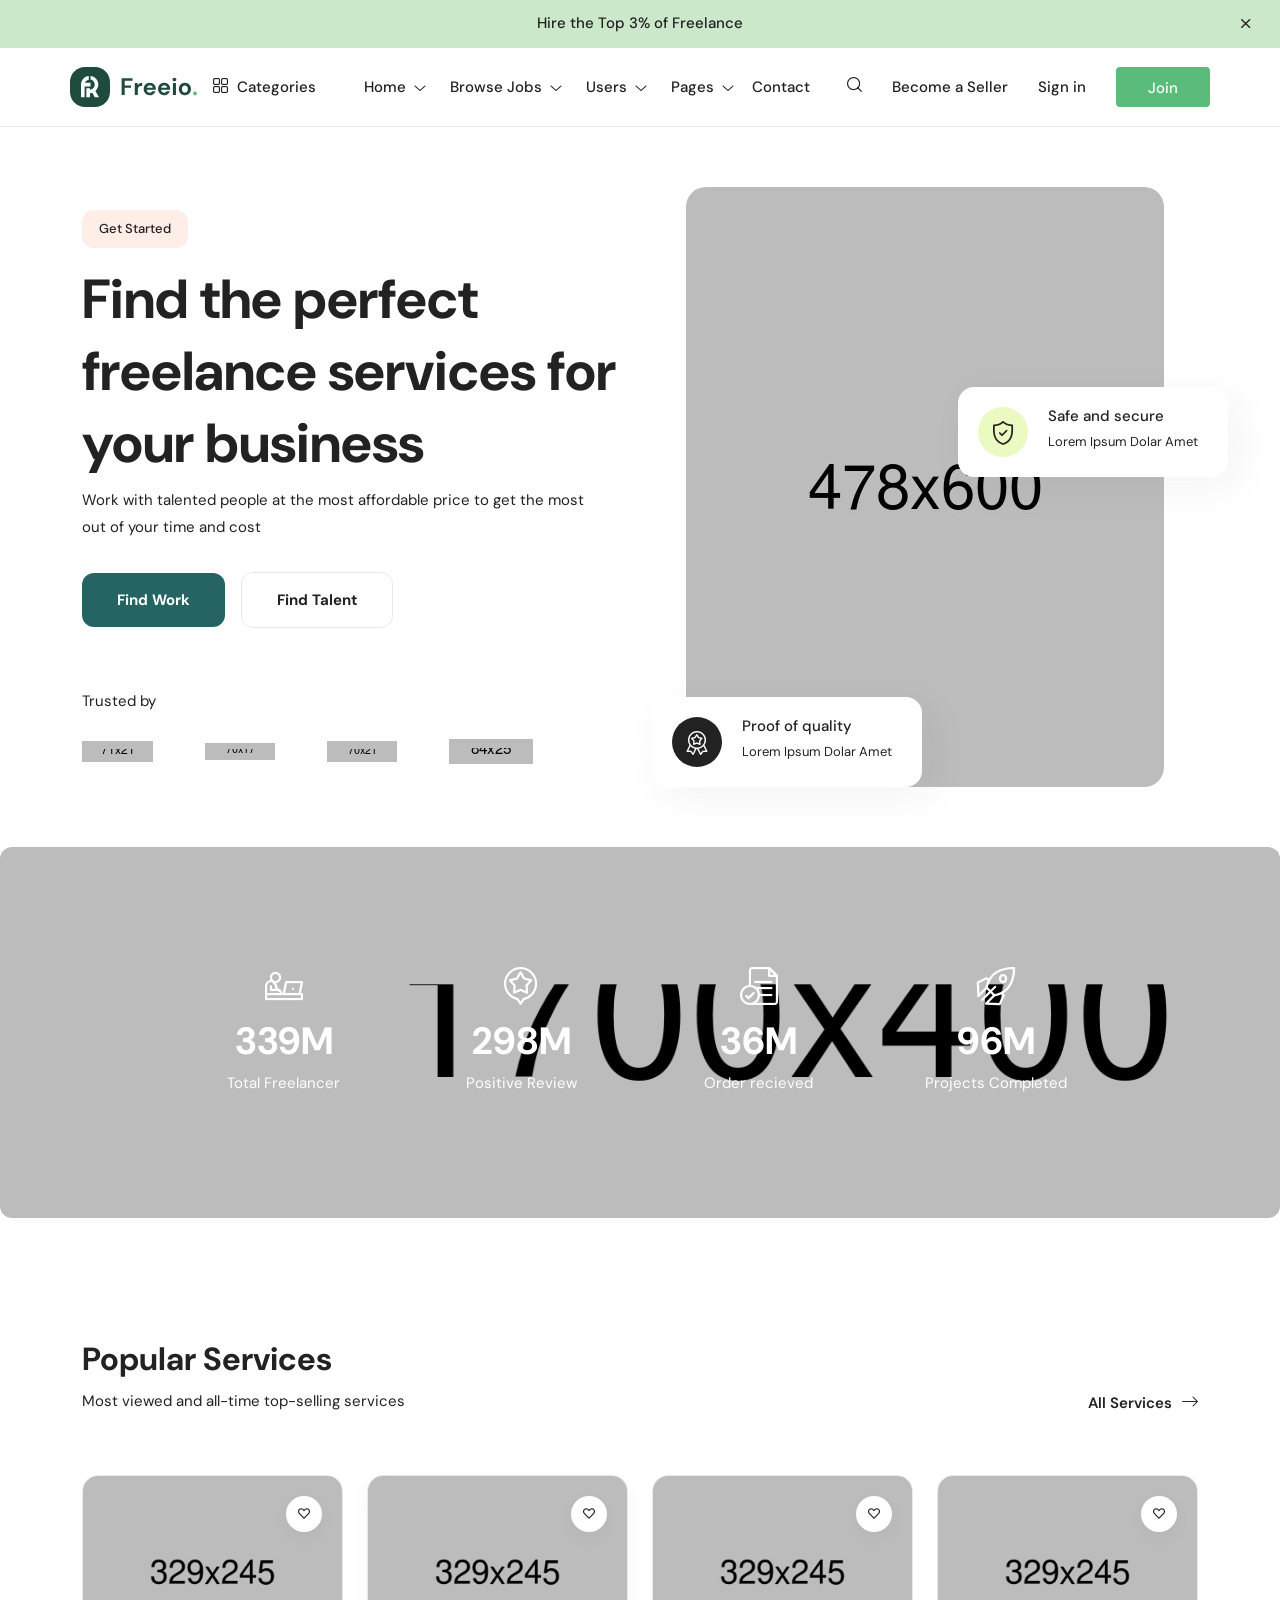
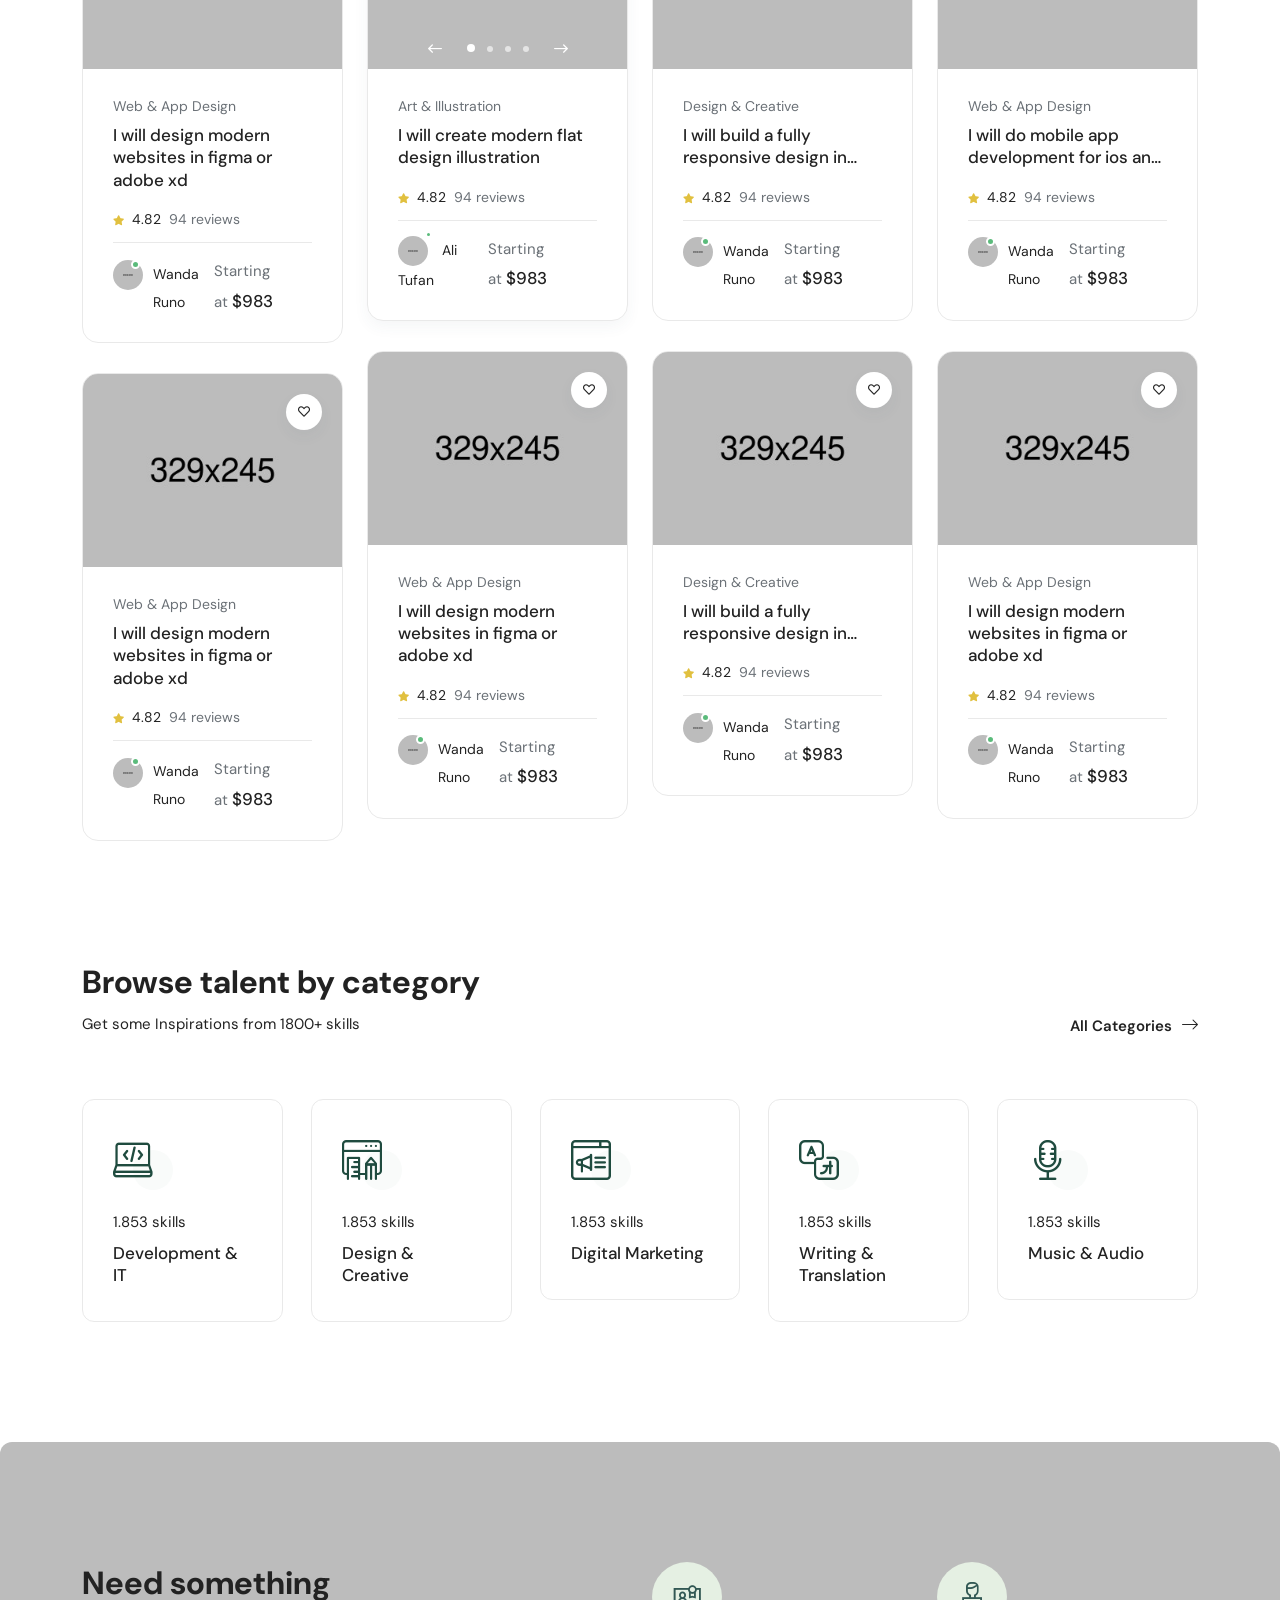
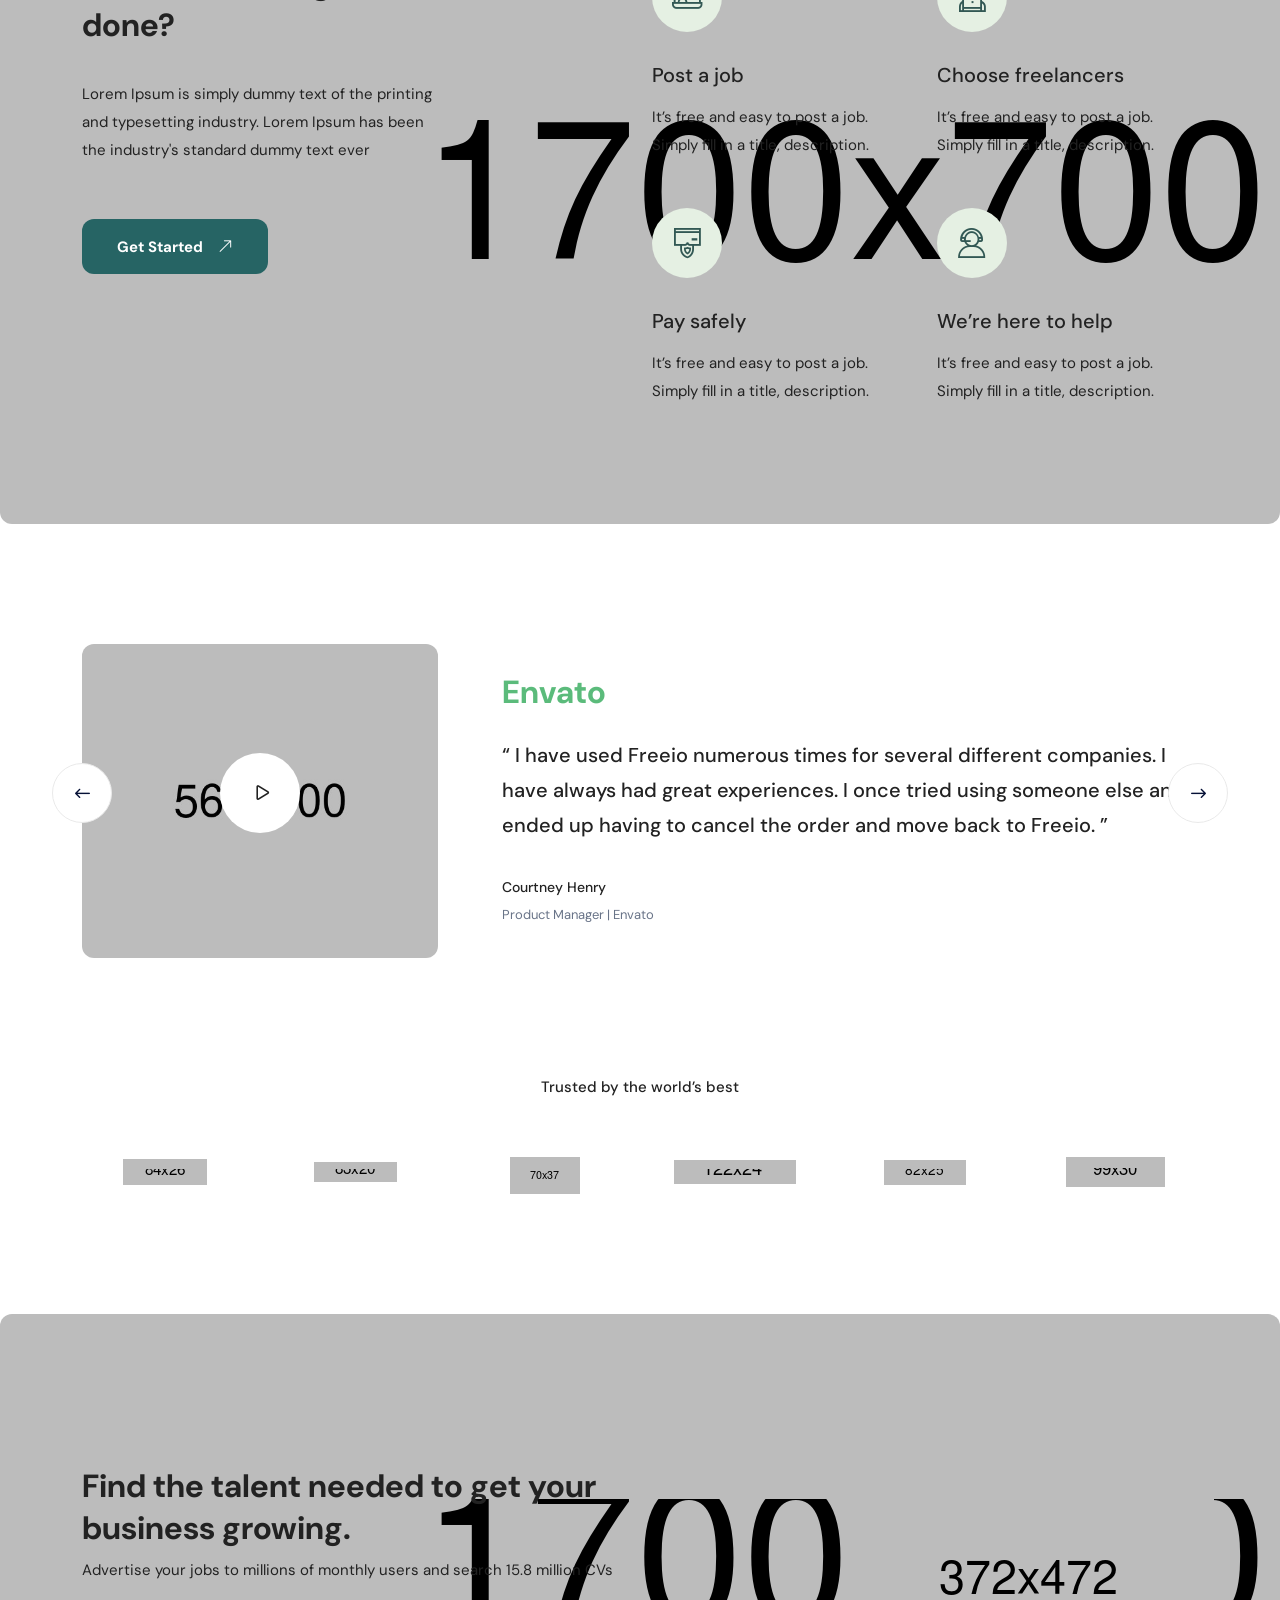
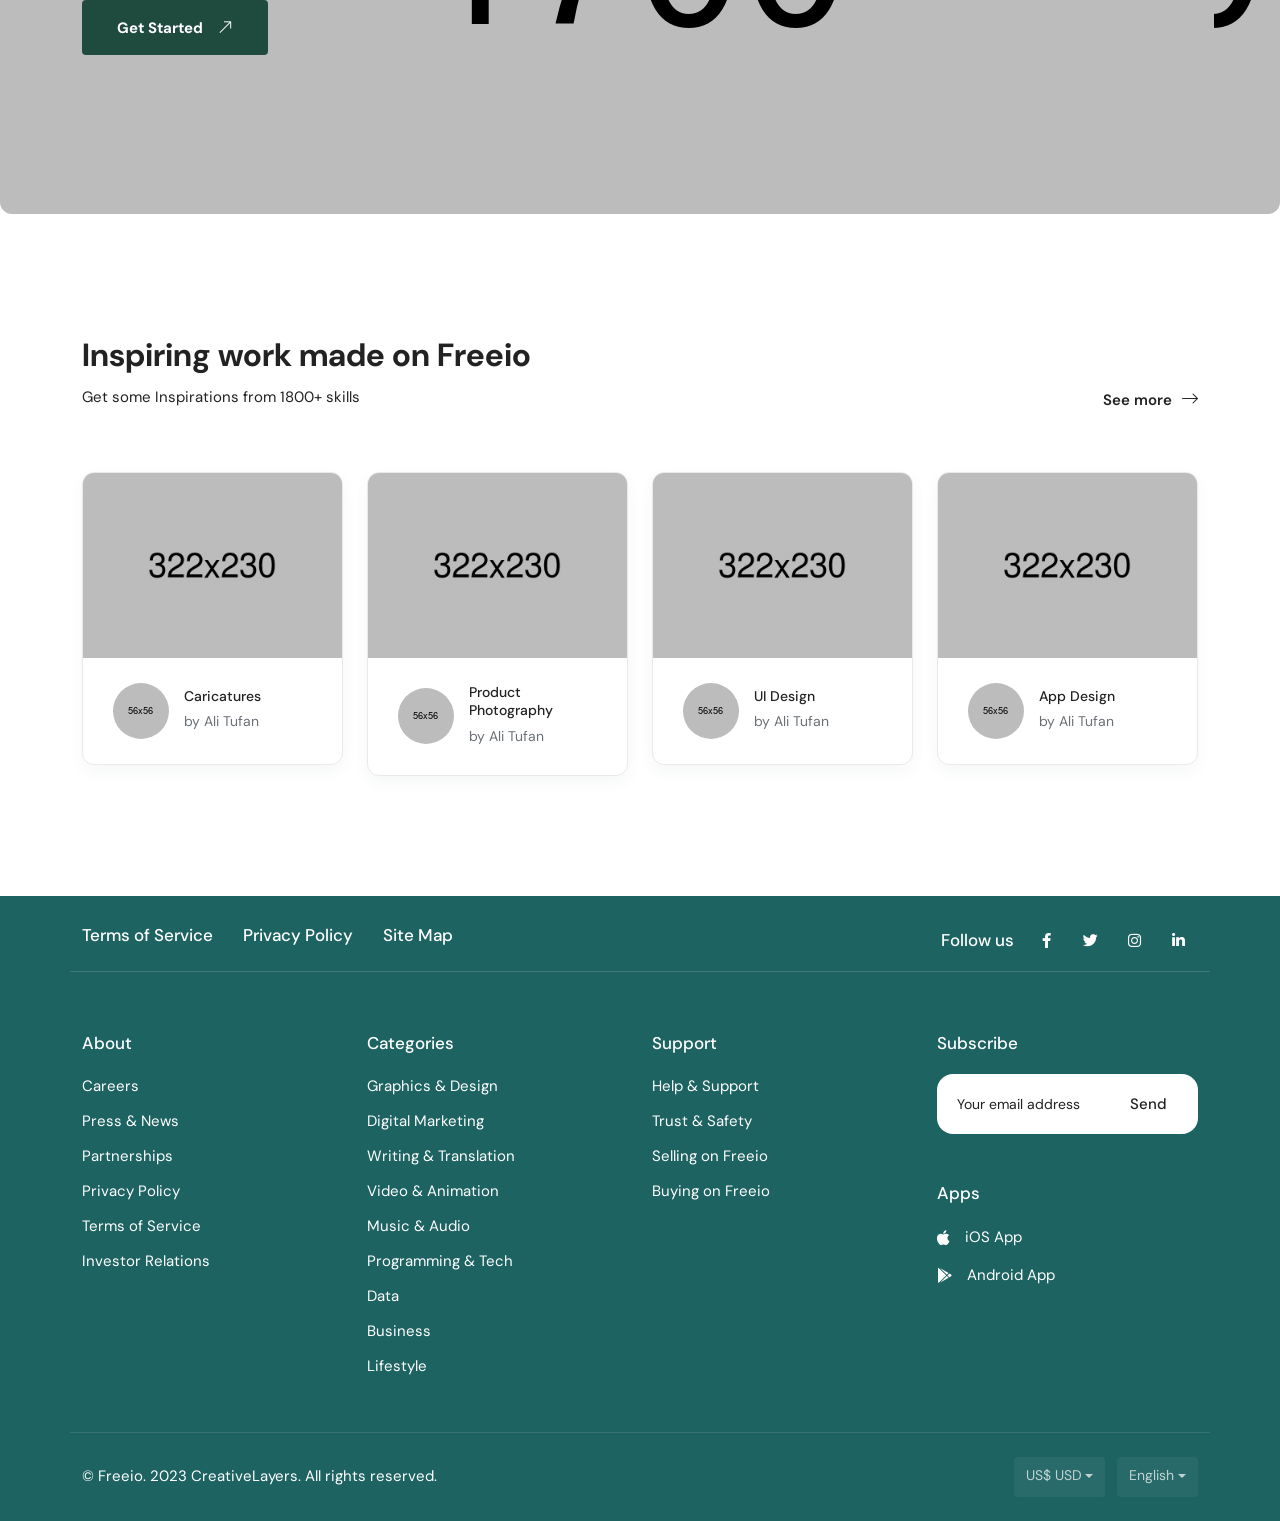
<file: main-files 2/html/index11.html>
<!DOCTYPE html>
<html dir="ltr" lang="en">
<head>
<meta charset="utf-8">
<meta http-equiv="X-UA-Compatible" content="IE=edge">
<meta name="viewport" content="width=device-width, initial-scale=1">
<meta name="keywords" content="bidding, fiverr, freelance marketplace, freelancers, freelancing, gigs, hiring, job board, job portal, job posting, jobs marketplace, peopleperhour, proposals, sell services, upwork">
<meta name="description" content="Freeio - Freelance Marketplace HTML Template">
<meta name="CreativeLayers" content="ATFN">
<!-- css file -->
<link rel="stylesheet" href="css/bootstrap.min.css">
<link rel="stylesheet" href="css/jquery-ui.min.css">
<link rel="stylesheet" href="css/ace-responsive-menu.css">
<link rel="stylesheet" href="css/menu.css">
<link rel="stylesheet" href="css/fontawesome.css">
<link rel="stylesheet" href="css/flaticon.css">
<link rel="stylesheet" href="css/bootstrap-select.min.css">
<link rel="stylesheet" href="css/animate.css">
<link rel="stylesheet" href="css/magnific-popup.css">
<link rel="stylesheet" href="css/slider.css">
<link rel="stylesheet" href="css/style.css">
<link rel="stylesheet" href="css/ud-custom-spacing.css">
<!-- Responsive stylesheet -->
<link rel="stylesheet" href="css/responsive.css">
<!-- Title -->
<title>Freeio - Freelance Marketplace HTML Template</title>
<!-- Favicon -->
<link href="images/favicon.ico" sizes="128x128" rel="shortcut icon" type="image/x-icon" />
<link href="images/favicon.ico" sizes="128x128" rel="shortcut icon" />
<!-- Apple Touch Icon -->
<link href="images/apple-touch-icon-60x60.png" sizes="60x60" rel="apple-touch-icon">
<link href="images/apple-touch-icon-72x72.png" sizes="72x72" rel="apple-touch-icon">
<link href="images/apple-touch-icon-114x114.png" sizes="114x114" rel="apple-touch-icon">
<link href="images/apple-touch-icon-180x180.png" sizes="180x180" rel="apple-touch-icon">

<!-- HTML5 shim and Respond.js for IE8 support of HTML5 elements and media queries -->
<!-- WARNING: Respond.js doesn't work if you view the page via file:// -->
<!--[if lt IE 9]>
<script src="https://oss.maxcdn.com/html5shiv/3.7.3/html5shiv.min.js"></script>
<script src="https://oss.maxcdn.com/respond/1.4.2/respond.min.js"></script>
<![endif]-->

</head>
<body>
<div class="wrapper ovh">
  <div class="preloader"></div>
  <section class="header-top-home11 pt10 pb10">
    <div class="container">
      <div class="row">
        <div class="col-lg-12">
          <p class="text-center dark-color mb-0 fw500">Hire the Top 3% of Freelance</p>
          <a href=""><span class="ht-close-icon fa-sharp fa-regular fa-xmark"></span></a>
        </div>
      </div>
    </div>
  </section>
  <!-- Main Header Nav -->
  <header class="header-nav nav-innerpage-style bg-transparent main-menu">
    <!-- Ace Responsive Menu -->
    <nav class="posr"> 
      <div class="container posr menu_bdrt1">
        <div class="row align-items-center justify-content-between">
          <div class="col-auto px-0">
            <div class="d-flex align-items-center justify-content-between">
              <div class="logos">
                <a class="header-logo logo2" href="index.html"><img src="images/header-logo3.svg" alt="Header Logo"></a>
              </div>
              <div class="home1_style">
                <div id="mega-menu">
                  <a class="btn-mega fw500" href="#"><span class="pl30 pl10-xl pr5 fz15 vam flaticon-menu"></span> Categories</a>
                  <ul class="menu ps-0">
                    <li> <a class="dropdown" href="#"> <span class="menu-icn flaticon-developer"></span> <span class="menu-title">Development & IT</span> </a>
                      <div class="drop-menu d-flex justify-content-between">
                        <div class="one-third">
                          <div class="h6 cat-title">Web & App Design</div>
                          <ul class="ps-0 mb40">
                            <li><a href="#">Website Design</a></li>
                            <li><a href="#">App DesignUX Design</a></li>
                            <li><a href="#">Landing Page Design</a></li>
                            <li><a href="#">Icon Design</a></li>
                          </ul>
                          <div class="h6 cat-title">Marketing Design</div>
                          <ul class="ps-0 mb-0">
                            <li><a href="#">Social Media Design</a></li>
                            <li><a href="#">Email Design</a></li>
                            <li><a href="#">Web Banners</a></li>
                            <li><a href="#">Signage Design</a></li>
                          </ul>
                        </div>
                        <div class="one-third">
                          <div class="h6 cat-title">Art & Illustration</div>
                          <ul class="ps-0 mb40">
                            <li><a href="#">Illustration</a></li>
                            <li><a href="#">NFT Art</a></li>
                            <li><a href="#">Pattern Design</a></li>
                            <li><a href="#">Portraits & Caricatures</a></li>
                            <li><a href="#">Cartoons & Comics</a></li>
                            <li><a href="#">Tattoo Design</a></li>
                            <li><a href="#">Storyboards</a></li>
                          </ul>
                          <div class="h6 cat-title">Gaming</div>
                          <ul class="ps-0 mb-0">
                            <li><a href="#">Game Art</a></li>
                            <li><a href="#">Graphics for Streamers</a></li>
                            <li><a href="#">Twitch Store</a></li>
                          </ul>
                        </div>
                        <div class="one-third">
                          <div class="h6 cat-title">Visual Design</div>
                          <ul class="ps-0 mb40">
                            <li><a href="#">Image Editing</a></li>
                            <li><a href="#">Presentation Design</a></li>
                            <li><a href="#">Infographic Design</a></li>
                            <li><a href="#">Vector Tracing</a></li>
                            <li><a href="#">Resume Design</a></li>
                          </ul>
                          <div class="h6 cat-title">Print Design</div>
                          <ul class="ps-0 mb-0">
                            <li><a href="#">T-Shirts & Merchandise</a></li>
                            <li><a href="#">Flyer Design</a></li>
                            <li><a href="#">Brochure Design</a></li>
                            <li><a href="#">Poster Design</a></li>
                            <li><a href="#">Catalog Design</a></li>
                          </ul>
                        </div>
                      </div>
                    </li>
                    <li> <a class="dropdown" href="#"> <span class="menu-icn flaticon-web-design-1"></span> <span class="menu-title">Design & Creative</span> </a>
                      <div class="drop-menu d-flex justify-content-between">
                        <div class="one-third">
                          <div class="h6 cat-title">Web & App Design</div>
                          <ul class="ps-0 mb40">
                            <li><a href="#">Website Design</a></li>
                            <li><a href="#">App DesignUX Design</a></li>
                            <li><a href="#">Landing Page Design</a></li>
                            <li><a href="#">Icon Design</a></li>
                          </ul>
                          <div class="h6 cat-title">Marketing Design</div>
                          <ul class="ps-0 mb-0">
                            <li><a href="#">Social Media Design</a></li>
                            <li><a href="#">Email Design</a></li>
                            <li><a href="#">Web Banners</a></li>
                            <li><a href="#">Signage Design</a></li>
                          </ul>
                        </div>
                        <div class="one-third">
                          <div class="h6 cat-title">Art & Illustration</div>
                          <ul class="ps-0 mb40">
                            <li><a href="#">Illustration</a></li>
                            <li><a href="#">NFT Art</a></li>
                            <li><a href="#">Pattern Design</a></li>
                            <li><a href="#">Portraits & Caricatures</a></li>
                            <li><a href="#">Cartoons & Comics</a></li>
                            <li><a href="#">Tattoo Design</a></li>
                            <li><a href="#">Storyboards</a></li>
                          </ul>
                          <div class="h6 cat-title">Gaming</div>
                          <ul class="ps-0 mb-0">
                            <li><a href="#">Game Art</a></li>
                            <li><a href="#">Graphics for Streamers</a></li>
                            <li><a href="#">Twitch Store</a></li>
                          </ul>
                        </div>
                        <div class="one-third">
                          <div class="h6 cat-title">Visual Design</div>
                          <ul class="ps-0 mb40">
                            <li><a href="#">Image Editing</a></li>
                            <li><a href="#">Presentation Design</a></li>
                            <li><a href="#">Infographic Design</a></li>
                            <li><a href="#">Vector Tracing</a></li>
                            <li><a href="#">Resume Design</a></li>
                          </ul>
                          <div class="h6 cat-title">Print Design</div>
                          <ul class="ps-0 mb-0">
                            <li><a href="#">T-Shirts & Merchandise</a></li>
                            <li><a href="#">Flyer Design</a></li>
                            <li><a href="#">Brochure Design</a></li>
                            <li><a href="#">Poster Design</a></li>
                            <li><a href="#">Catalog Design</a></li>
                          </ul>
                        </div>
                      </div>
                    </li>
                    <li> <a class="dropdown" href="#"> <span class="menu-icn flaticon-digital-marketing"></span> <span class="menu-title">Digital Marketing</span> </a>
                      <div class="drop-menu d-flex justify-content-between">
                        <div class="one-third">
                          <div class="h6 cat-title">Web & App Design</div>
                          <ul class="ps-0 mb40">
                            <li><a href="#">Website Design</a></li>
                            <li><a href="#">App DesignUX Design</a></li>
                            <li><a href="#">Landing Page Design</a></li>
                            <li><a href="#">Icon Design</a></li>
                          </ul>
                          <div class="h6 cat-title">Marketing Design</div>
                          <ul class="ps-0 mb-0">
                            <li><a href="#">Social Media Design</a></li>
                            <li><a href="#">Email Design</a></li>
                            <li><a href="#">Web Banners</a></li>
                            <li><a href="#">Signage Design</a></li>
                          </ul>
                        </div>
                        <div class="one-third">
                          <div class="h6 cat-title">Art & Illustration</div>
                          <ul class="ps-0 mb40">
                            <li><a href="#">Illustration</a></li>
                            <li><a href="#">NFT Art</a></li>
                            <li><a href="#">Pattern Design</a></li>
                            <li><a href="#">Portraits & Caricatures</a></li>
                            <li><a href="#">Cartoons & Comics</a></li>
                            <li><a href="#">Tattoo Design</a></li>
                            <li><a href="#">Storyboards</a></li>
                          </ul>
                          <div class="h6 cat-title">Gaming</div>
                          <ul class="ps-0 mb-0">
                            <li><a href="#">Game Art</a></li>
                            <li><a href="#">Graphics for Streamers</a></li>
                            <li><a href="#">Twitch Store</a></li>
                          </ul>
                        </div>
                        <div class="one-third">
                          <div class="h6 cat-title">Visual Design</div>
                          <ul class="ps-0 mb40">
                            <li><a href="#">Image Editing</a></li>
                            <li><a href="#">Presentation Design</a></li>
                            <li><a href="#">Infographic Design</a></li>
                            <li><a href="#">Vector Tracing</a></li>
                            <li><a href="#">Resume Design</a></li>
                          </ul>
                          <div class="h6 cat-title">Print Design</div>
                          <ul class="ps-0 mb-0">
                            <li><a href="#">T-Shirts & Merchandise</a></li>
                            <li><a href="#">Flyer Design</a></li>
                            <li><a href="#">Brochure Design</a></li>
                            <li><a href="#">Poster Design</a></li>
                            <li><a href="#">Catalog Design</a></li>
                          </ul>
                        </div>
                      </div>
                    </li>
                    <li> <a class="dropdown" href="#"> <span class="menu-icn flaticon-translator"></span> <span class="menu-title">Writing & Translation</span> </a>
                      <div class="drop-menu d-flex justify-content-between">
                        <div class="one-third">
                          <div class="h6 cat-title">Web & App Design</div>
                          <ul class="ps-0 mb40">
                            <li><a href="#">Website Design</a></li>
                            <li><a href="#">App DesignUX Design</a></li>
                            <li><a href="#">Landing Page Design</a></li>
                            <li><a href="#">Icon Design</a></li>
                          </ul>
                          <div class="h6 cat-title">Marketing Design</div>
                          <ul class="ps-0 mb-0">
                            <li><a href="#">Social Media Design</a></li>
                            <li><a href="#">Email Design</a></li>
                            <li><a href="#">Web Banners</a></li>
                            <li><a href="#">Signage Design</a></li>
                          </ul>
                        </div>
                        <div class="one-third">
                          <div class="h6 cat-title">Art & Illustration</div>
                          <ul class="ps-0 mb40">
                            <li><a href="#">Illustration</a></li>
                            <li><a href="#">NFT Art</a></li>
                            <li><a href="#">Pattern Design</a></li>
                            <li><a href="#">Portraits & Caricatures</a></li>
                            <li><a href="#">Cartoons & Comics</a></li>
                            <li><a href="#">Tattoo Design</a></li>
                            <li><a href="#">Storyboards</a></li>
                          </ul>
                          <div class="h6 cat-title">Gaming</div>
                          <ul class="ps-0 mb-0">
                            <li><a href="#">Game Art</a></li>
                            <li><a href="#">Graphics for Streamers</a></li>
                            <li><a href="#">Twitch Store</a></li>
                          </ul>
                        </div>
                        <div class="one-third">
                          <div class="h6 cat-title">Visual Design</div>
                          <ul class="ps-0 mb40">
                            <li><a href="#">Image Editing</a></li>
                            <li><a href="#">Presentation Design</a></li>
                            <li><a href="#">Infographic Design</a></li>
                            <li><a href="#">Vector Tracing</a></li>
                            <li><a href="#">Resume Design</a></li>
                          </ul>
                          <div class="h6 cat-title">Print Design</div>
                          <ul class="ps-0 mb-0">
                            <li><a href="#">T-Shirts & Merchandise</a></li>
                            <li><a href="#">Flyer Design</a></li>
                            <li><a href="#">Brochure Design</a></li>
                            <li><a href="#">Poster Design</a></li>
                            <li><a href="#">Catalog Design</a></li>
                          </ul>
                        </div>
                      </div>
                    </li>
                    <li> <a class="dropdown" href="#"> <span class="menu-icn flaticon-microphone"></span> <span class="menu-title">Music & Audio</span> </a>
                      <div class="drop-menu d-flex justify-content-between">
                        <div class="one-third">
                          <div class="h6 cat-title">Web & App Design</div>
                          <ul class="ps-0 mb40">
                            <li><a href="#">Website Design</a></li>
                            <li><a href="#">App DesignUX Design</a></li>
                            <li><a href="#">Landing Page Design</a></li>
                            <li><a href="#">Icon Design</a></li>
                          </ul>
                          <div class="h6 cat-title">Marketing Design</div>
                          <ul class="ps-0 mb-0">
                            <li><a href="#">Social Media Design</a></li>
                            <li><a href="#">Email Design</a></li>
                            <li><a href="#">Web Banners</a></li>
                            <li><a href="#">Signage Design</a></li>
                          </ul>
                        </div>
                        <div class="one-third">
                          <div class="h6 cat-title">Art & Illustration</div>
                          <ul class="ps-0 mb40">
                            <li><a href="#">Illustration</a></li>
                            <li><a href="#">NFT Art</a></li>
                            <li><a href="#">Pattern Design</a></li>
                            <li><a href="#">Portraits & Caricatures</a></li>
                            <li><a href="#">Cartoons & Comics</a></li>
                            <li><a href="#">Tattoo Design</a></li>
                            <li><a href="#">Storyboards</a></li>
                          </ul>
                          <div class="h6 cat-title">Gaming</div>
                          <ul class="ps-0 mb-0">
                            <li><a href="#">Game Art</a></li>
                            <li><a href="#">Graphics for Streamers</a></li>
                            <li><a href="#">Twitch Store</a></li>
                          </ul>
                        </div>
                        <div class="one-third">
                          <div class="h6 cat-title">Visual Design</div>
                          <ul class="ps-0 mb40">
                            <li><a href="#">Image Editing</a></li>
                            <li><a href="#">Presentation Design</a></li>
                            <li><a href="#">Infographic Design</a></li>
                            <li><a href="#">Vector Tracing</a></li>
                            <li><a href="#">Resume Design</a></li>
                          </ul>
                          <div class="h6 cat-title">Print Design</div>
                          <ul class="ps-0 mb-0">
                            <li><a href="#">T-Shirts & Merchandise</a></li>
                            <li><a href="#">Flyer Design</a></li>
                            <li><a href="#">Brochure Design</a></li>
                            <li><a href="#">Poster Design</a></li>
                            <li><a href="#">Catalog Design</a></li>
                          </ul>
                        </div>
                      </div>
                    </li>
                    <li> <a class="dropdown" href="#"> <span class="menu-icn flaticon-video-file"></span> <span class="menu-title">Video & Animation</span> </a>
                      <div class="drop-menu d-flex justify-content-between">
                        <div class="one-third">
                          <div class="h6 cat-title">Web & App Design</div>
                          <ul class="ps-0 mb40">
                            <li><a href="#">Website Design</a></li>
                            <li><a href="#">App DesignUX Design</a></li>
                            <li><a href="#">Landing Page Design</a></li>
                            <li><a href="#">Icon Design</a></li>
                          </ul>
                          <div class="h6 cat-title">Marketing Design</div>
                          <ul class="ps-0 mb-0">
                            <li><a href="#">Social Media Design</a></li>
                            <li><a href="#">Email Design</a></li>
                            <li><a href="#">Web Banners</a></li>
                            <li><a href="#">Signage Design</a></li>
                          </ul>
                        </div>
                        <div class="one-third">
                          <div class="h6 cat-title">Art & Illustration</div>
                          <ul class="ps-0 mb40">
                            <li><a href="#">Illustration</a></li>
                            <li><a href="#">NFT Art</a></li>
                            <li><a href="#">Pattern Design</a></li>
                            <li><a href="#">Portraits & Caricatures</a></li>
                            <li><a href="#">Cartoons & Comics</a></li>
                            <li><a href="#">Tattoo Design</a></li>
                            <li><a href="#">Storyboards</a></li>
                          </ul>
                          <div class="h6 cat-title">Gaming</div>
                          <ul class="ps-0 mb-0">
                            <li><a href="#">Game Art</a></li>
                            <li><a href="#">Graphics for Streamers</a></li>
                            <li><a href="#">Twitch Store</a></li>
                          </ul>
                        </div>
                        <div class="one-third">
                          <div class="h6 cat-title">Visual Design</div>
                          <ul class="ps-0 mb40">
                            <li><a href="#">Image Editing</a></li>
                            <li><a href="#">Presentation Design</a></li>
                            <li><a href="#">Infographic Design</a></li>
                            <li><a href="#">Vector Tracing</a></li>
                            <li><a href="#">Resume Design</a></li>
                          </ul>
                          <div class="h6 cat-title">Print Design</div>
                          <ul class="ps-0 mb-0">
                            <li><a href="#">T-Shirts & Merchandise</a></li>
                            <li><a href="#">Flyer Design</a></li>
                            <li><a href="#">Brochure Design</a></li>
                            <li><a href="#">Poster Design</a></li>
                            <li><a href="#">Catalog Design</a></li>
                          </ul>
                        </div>
                      </div>
                    </li>
                    <li> <a class="dropdown" href="#"> <span class="menu-icn flaticon-ruler"></span> <span class="menu-title">Engineering & Architecture</span> </a>
                      <div class="drop-menu d-flex justify-content-between">
                        <div class="one-third">
                          <div class="h6 cat-title">Web & App Design</div>
                          <ul class="ps-0 mb40">
                            <li><a href="#">Website Design</a></li>
                            <li><a href="#">App DesignUX Design</a></li>
                            <li><a href="#">Landing Page Design</a></li>
                            <li><a href="#">Icon Design</a></li>
                          </ul>
                          <div class="h6 cat-title">Marketing Design</div>
                          <ul class="ps-0 mb-0">
                            <li><a href="#">Social Media Design</a></li>
                            <li><a href="#">Email Design</a></li>
                            <li><a href="#">Web Banners</a></li>
                            <li><a href="#">Signage Design</a></li>
                          </ul>
                        </div>
                        <div class="one-third">
                          <div class="h6 cat-title">Art & Illustration</div>
                          <ul class="ps-0 mb40">
                            <li><a href="#">Illustration</a></li>
                            <li><a href="#">NFT Art</a></li>
                            <li><a href="#">Pattern Design</a></li>
                            <li><a href="#">Portraits & Caricatures</a></li>
                            <li><a href="#">Cartoons & Comics</a></li>
                            <li><a href="#">Tattoo Design</a></li>
                            <li><a href="#">Storyboards</a></li>
                          </ul>
                          <div class="h6 cat-title">Gaming</div>
                          <ul class="ps-0 mb-0">
                            <li><a href="#">Game Art</a></li>
                            <li><a href="#">Graphics for Streamers</a></li>
                            <li><a href="#">Twitch Store</a></li>
                          </ul>
                        </div>
                        <div class="one-third">
                          <div class="h6 cat-title">Visual Design</div>
                          <ul class="ps-0 mb40">
                            <li><a href="#">Image Editing</a></li>
                            <li><a href="#">Presentation Design</a></li>
                            <li><a href="#">Infographic Design</a></li>
                            <li><a href="#">Vector Tracing</a></li>
                            <li><a href="#">Resume Design</a></li>
                          </ul>
                          <div class="h6 cat-title">Print Design</div>
                          <ul class="ps-0 mb-0">
                            <li><a href="#">T-Shirts & Merchandise</a></li>
                            <li><a href="#">Flyer Design</a></li>
                            <li><a href="#">Brochure Design</a></li>
                            <li><a href="#">Poster Design</a></li>
                            <li><a href="#">Catalog Design</a></li>
                          </ul>
                        </div>
                      </div>
                    </li>
                    <li> <a class="dropdown" href="#"> <span class="menu-icn flaticon-goal"></span> <span class="menu-title">Finance & Accounting</span> </a>
                      <div class="drop-menu d-flex justify-content-between">
                        <div class="one-third">
                          <div class="h6 cat-title">Web & App Design</div>
                          <ul class="ps-0 mb40">
                            <li><a href="#">Website Design</a></li>
                            <li><a href="#">App DesignUX Design</a></li>
                            <li><a href="#">Landing Page Design</a></li>
                            <li><a href="#">Icon Design</a></li>
                          </ul>
                          <div class="h6 cat-title">Marketing Design</div>
                          <ul class="ps-0 mb-0">
                            <li><a href="#">Social Media Design</a></li>
                            <li><a href="#">Email Design</a></li>
                            <li><a href="#">Web Banners</a></li>
                            <li><a href="#">Signage Design</a></li>
                          </ul>
                        </div>
                        <div class="one-third">
                          <div class="h6 cat-title">Art & Illustration</div>
                          <ul class="ps-0 mb40">
                            <li><a href="#">Illustration</a></li>
                            <li><a href="#">NFT Art</a></li>
                            <li><a href="#">Pattern Design</a></li>
                            <li><a href="#">Portraits & Caricatures</a></li>
                            <li><a href="#">Cartoons & Comics</a></li>
                            <li><a href="#">Tattoo Design</a></li>
                            <li><a href="#">Storyboards</a></li>
                          </ul>
                          <div class="h6 cat-title">Gaming</div>
                          <ul class="ps-0 mb-0">
                            <li><a href="#">Game Art</a></li>
                            <li><a href="#">Graphics for Streamers</a></li>
                            <li><a href="#">Twitch Store</a></li>
                          </ul>
                        </div>
                        <div class="one-third">
                          <div class="h6 cat-title">Visual Design</div>
                          <ul class="ps-0 mb40">
                            <li><a href="#">Image Editing</a></li>
                            <li><a href="#">Presentation Design</a></li>
                            <li><a href="#">Infographic Design</a></li>
                            <li><a href="#">Vector Tracing</a></li>
                            <li><a href="#">Resume Design</a></li>
                          </ul>
                          <div class="h6 cat-title">Print Design</div>
                          <ul class="ps-0 mb-0">
                            <li><a href="#">T-Shirts & Merchandise</a></li>
                            <li><a href="#">Flyer Design</a></li>
                            <li><a href="#">Brochure Design</a></li>
                            <li><a href="#">Poster Design</a></li>
                            <li><a href="#">Catalog Design</a></li>
                          </ul>
                        </div>
                      </div>
                    </li>
                  </ul>
                </div>
              </div>
              <!-- Responsive Menu Structure-->
              <ul id="respMenu" class="ace-responsive-menu" data-menu-style="horizontal">
                <li class="visible_list"> <a class="list-item" href="#"><span class="title">Home</span></a>
                  <!-- Level Two-->
                  <ul>
                    <li><a href="index.html">Home V1</a></li>
                    <li><a href="index2.html">Home V2</a></li>
                    <li><a href="index3.html">Home V3</a></li>
                    <li><a href="index4.html">Home V4</a></li>
                    <li><a href="index5.html">Home V5</a></li>
                    <li><a href="index6.html">Home V6</a></li>
                    <li><a href="index7.html">Home V7</a></li>
                    <li><a href="index8.html">Home V8</a></li>
                    <li><a href="index9.html">Home V9</a></li>
                    <li><a href="index10.html">Home V10</a></li>
                    <li><a href="index11.html">Home V11</a></li>
                    <li><a href="index12.html">Home V12</a></li>
                    <li><a href="index13.html">Home V13</a></li>
                    <li><a href="index14.html">Home V14</a></li>
                    <li><a href="index15.html">Home V15</a></li>
                    <li><a href="index16.html">Home V16</a></li>
                    <li><a href="index17.html">Home V17</a></li>
                    <li><a href="index18.html">Home V18</a></li>
                    <li><a href="index19.html">Home V19</a></li>
                    <li><a href="index20.html">Home V20</a></li>
                  </ul>
                </li>
                <li class="visible_list"> <a class="list-item" href="#"><span class="title">Browse Jobs</span></a>
                  <ul >
                    <li> <a href="#"><span class="title">Services</span></a>
                      <ul>
                        <li><a href="page-service-v1.html">Service v1</a></li>
                        <li><a href="page-service-v2.html">Service v2</a></li>
                        <li><a href="page-service-v3.html">Service v3</a></li>
                        <li><a href="page-service-v4.html">Service v4</a></li>
                        <li><a href="page-service-v5.html">Service v5</a></li>
                        <li><a href="page-service-v6.html">Service v6</a></li>
                        <li><a href="page-service-v7.html">Service v7</a></li>
                        <li><a href="page-service-all.html">Service All</a></li>
                        <li><a href="page-service-single.html">Service Single</a></li>
                        <li><a href="page-service-single-v1.html">Single V1</a></li>
                        <li><a href="page-service-single-v2.html">Single V2</a></li>
                      </ul>
                    </li>
                    <li> <a href="#"><span class="title">Projects</span></a>
                      <ul>
                        <li><a href="page-project-v1.html">Project v1</a></li>
                        <li><a href="page-project-list-v1.html">List v1</a></li>
                        <li><a href="page-project-list-v2.html">List v2</a></li>
                        <li><a href="page-project-list-v3.html">List v3</a></li>
                        <li><a href="page-project-single.html">Project Single</a></li>
                        <li><a href="page-project-single-v1.html">Single V1</a></li>
                        <li><a href="page-project-single-v2.html">Single V2</a></li>
                      </ul>
                    </li>
                    <li> <a href="#"><span class="title">Job View</span></a>
                      <ul>
                        <li><a href="page-job-list-v1.html">Job list v1</a></li>
                        <li><a href="page-job-list-v2.html">Job list v2</a></li>
                        <li><a href="page-job-list-v3.html">Job list V3</a></li>
                        <li><a href="page-job-list-single.html">Job Single</a></li>
                      </ul>
                    </li>
                  </ul>
                </li>
                <li class="visible_list"> <a class="list-item" href="#"><span class="title">Users</span></a>
                  <ul>
                    <li> <a href="#"><span class="title">Dashboard</span></a>
                      <ul>
                        <li><a href="page-dashboard.html">Dashboard</a></li>
                        <li><a href="page-dashboard-proposal.html">Proposal</a></li>
                        <li><a href="page-dashboard-save.html">Saved</a></li>
                        <li><a href="page-dashboard-message.html">Message</a></li>
                        <li><a href="page-dashboard-reviews.html">Reviews</a></li>
                        <li><a href="page-dashboard-invoice.html">Invoice</a></li>
                        <li><a href="page-dashboard-payouts.html">Payouts</a></li>
                        <li><a href="page-dashboard-statement.html">Statement</a></li>
                        <li><a href="page-dashboard-manage-service.html">Manage Service</a></li>
                        <li><a href="page-dashboard-add-service.html">Add Services</a></li>
                        <li><a href="page-dashboard-manage-jobs.html">Manage Jobs</a></li>
                        <li><a href="page-dashboard-manage-project.html">Manage Project</a></li>
                        <li><a href="page-dashboard-create-project.html">Create Project</a></li>
                        <li><a href="page-dashboard-profile.html">My Profile</a></li>
                      </ul>
                    </li>
                    <li> <a href="#"><span class="title">Employee</span></a>
                      <ul>
                        <li><a href="page-employee-v1.html">Employee V1</a></li>
                        <li><a href="page-employee-v2.html">Employee V2</a></li>
                        <li><a href="page-employee-single.html">Employee Single</a></li>
                      </ul>
                    </li>
                    <li> <a href="#"><span class="title">Freelancer</span></a>
                      <ul>
                        <li><a href="page-freelancer-v1.html">Freelancer V1</a></li>
                        <li><a href="page-freelancer-v2.html">Freelancer V2</a></li>
                        <li><a href="page-freelancer-v3.html">Freelancer V3</a></li>
                        <li><a href="page-freelancer-list-v1.html">List V1</a></li>
                        <li><a href="page-freelancer-list-v2.html">List V2</a></li>
                        <li><a href="page-freelancer-list-v3.html">List V3</a></li>
                        <li><a href="page-freelancer-single.html">Freelancer Single</a></li>
                        <li><a href="page-freelancer-single-v1.html">Single V1</a></li>
                        <li><a href="page-freelancer-single-v2.html">Single V2</a></li>
                      </ul>
                    </li>
                    <li> <a href="page-become-seller.html"><span class="title">Become Seller</span></a></li>
                  </ul>
                </li>
                <li class="visible_list"> <a class="list-item" href="#"><span class="title">Pages</span></a>
                  <ul>
                    <li> <a href="#"><span class="title">About</span></a>
                      <ul>
                        <li><a href="page-about.html">About v1</a></li>
                        <li><a href="page-about-v2.html">About v2</a></li>
                      </ul>
                    </li>
                    <li> <a href="#"><span class="title">Blog</span></a>
                      <ul>
                        <li><a href="page-blog-v1.html">List V1</a></li>
                        <li><a href="page-blog-v2.html">List V2</a></li>
                        <li><a href="page-blog-v3.html">List V3</a></li>
                        <li><a href="page-blog-single.html">Single</a></li>
                      </ul>
                    </li>
                    <li> <a href="#"><span class="title">Shop</span></a>
                      <ul>
                        <li><a href="page-shop.html">List</a></li>
                        <li><a href="page-shop-single.html">Single</a></li>
                        <li><a href="page-shop-cart.html">Cart</a></li>
                        <li><a href="page-shop-checkout.html">Checkout</a></li>
                        <li><a href="page-shop-order.html">Order</a></li>
                      </ul>
                    </li>
                    <li><a href="page-contact.html">Contact</a></li>
                    <li><a href="page-error.html">404</a></li>
                    <li><a href="page-faq.html">Faq</a></li>
                    <li><a href="page-help.html">Help</a></li>
                    <li><a href="page-invoice.html">Invoices</a></li>
                    <li><a href="page-login.html">Login</a></li>
                    <li><a href="page-pricing.html">Pricing</a></li>
                    <li><a href="page-register.html">Register</a></li>
                    <li><a href="page-terms.html">Terms</a></li>
                    <li><a href="page-ui-element.html">UI Elements</a></li>
                  </ul>
                </li>
                <li> <a class="list-item" href="page-contact.html">Contact</a></li>
              </ul>
            </div>
          </div>
          <div class="col-auto px-0">
            <div class="d-flex align-items-center">
              <a class="login-info" data-bs-toggle="modal" href="#exampleModalToggle" role="button"><span class="flaticon-loupe"></span></a>
              <a class="login-info mx10-lg mx30" href="page-become-seller.html"><span class="d-none d-xl-inline-block">Become a</span> Seller</a>
              <a class="login-info mr10-lg mr30" href="page-login.html">Sign in</a>
              <a class="ud-btn btn-thm add-joining" href="page-register.html">Join</a>
            </div>
          </div>
        </div>
      </div>
    </nav>
  </header>
  <!-- Search Modal -->
  <div class="search-modal">
    <div class="modal fade" id="exampleModalToggle" aria-hidden="true" aria-labelledby="exampleModalToggleLabel" tabindex="-1">
      <div class="modal-dialog modal-lg">
        <div class="modal-content">
          <div class="modal-header">
            <h5 class="modal-title" id="exampleModalToggleLabel"></h5>
            <button type="button" class="btn-close" data-bs-dismiss="modal" aria-label="Close"><i class="fal fa-xmark"></i></button>
          </div>
          <div class="modal-body">
            <div class="popup-search-field search_area">
              <input type="text" class="form-control border-0" placeholder="What service are you looking for today?">
              <label><span class="far fa-magnifying-glass"></span></label>
              <button class="ud-btn btn-thm" type="submit">Search</button>
            </div>
          </div>
        </div>
      </div>
    </div>
  </div>

  <div class="hiddenbar-body-ovelay"></div>

  <!-- Mobile Nav  -->
  <div id="page" class="mobilie_header_nav stylehome1">
    <div class="mobile-menu">
      <div class="header bdrb1">
        <div class="menu_and_widgets">
          <div class="mobile_menu_bar d-flex justify-content-between align-items-center">
            <a class="mobile_logo" href="#"><img src="images/header-logo-dark.svg" alt=""></a>
            <div class="right-side text-end">
              <a class="" href="page-login.html">join</a>
              <a class="menubar ml30" href="#menu"><img src="images/mobile-dark-nav-icon.svg" alt=""></a>
            </div>
          </div>
        </div>
        <div class="posr"><div class="mobile_menu_close_btn"><span class="far fa-times"></span></div></div>
      </div>
    </div>
    <!-- /.mobile-menu -->
    <nav id="menu" class="">
      <ul>
        <li><span>Home</span>
          <ul>
            <li><a href="index.html">Home V1</a></li>
            <li><a href="index2.html">Home V2</a></li>
            <li><a href="index3.html">Home V3</a></li>
            <li><a href="index4.html">Home V4</a></li>
            <li><a href="index5.html">Home V5</a></li>
            <li><a href="index6.html">Home V6</a></li>
            <li><a href="index7.html">Home V7</a></li>
            <li><a href="index8.html">Home V8</a></li>
            <li><a href="index9.html">Home V9</a></li>
            <li><a href="index10.html">Home V10</a></li>
            <li><a href="index11.html">Home V11</a></li>
            <li><a href="index12.html">Home V12</a></li>
            <li><a href="index13.html">Home V13</a></li>
            <li><a href="index14.html">Home V14</a></li>
            <li><a href="index15.html">Home V15</a></li>
            <li><a href="index16.html">Home V16</a></li>
            <li><a href="index17.html">Home V17</a></li>
            <li><a href="index18.html">Home V18</a></li>
            <li><a href="index19.html">Home V19</a></li>
            <li><a href="index20.html">Home V20</a></li>
          </ul>
        </li>
        <li><span>Browse Jobs</span>
          <ul>
            <li><span>Services</span>
              <ul>
                <li><a href="page-service-v1.html">Service v1</a></li>
                <li><a href="page-service-v2.html">Service v2</a></li>
                <li><a href="page-service-v3.html">Service v3</a></li>
                <li><a href="page-service-v4.html">Service v4</a></li>
                <li><a href="page-service-v5.html">Service v5</a></li>
                <li><a href="page-service-v6.html">Service v6</a></li>
                <li><a href="page-service-v7.html">Service v7</a></li>
                <li><a href="page-service-all.html">Service All</a></li>
                <li><a href="page-service-single.html">Service Single</a></li>
                <li><a href="page-service-single-v1.html">Single V1</a></li>
                <li><a href="page-service-single-v2.html">Single V2</a></li>
              </ul>
            </li>
            <li><span>Projects</span>
              <ul>
                <li><a href="page-project-v1.html">Project v1</a></li>
                <li><a href="page-project-list-v1.html">List v1</a></li>
                <li><a href="page-project-list-v2.html">List v2</a></li>
                <li><a href="page-project-list-v3.html">List v3</a></li>
                <li><a href="page-project-single.html">Project Single</a></li>
                <li><a href="page-project-single-v1.html">Single V1</a></li>
                <li><a href="page-project-single-v2.html">Single V2</a></li>
              </ul>
            </li>
            <li><span>Job View</span>
              <ul>
                <li><a href="page-job-list-v1.html">Job list v1</a></li>
                <li><a href="page-job-list-v2.html">Job list v2</a></li>
                <li><a href="page-job-list-v3.html">Job list V3</a></li>
                <li><a href="page-job-list-single.html">Job Single</a></li>
              </ul>
            </li>
          </ul>
        </li>
        <li><span>Users</span>
          <ul>
            <li><span>Dashboard</span>
              <ul>
                <li><a href="page-dashboard.html">Dashboard</a></li>
                <li><a href="page-dashboard-proposal.html">Proposal</a></li>
                <li><a href="page-dashboard-save.html">Saved</a></li>
                <li><a href="page-dashboard-message.html">Message</a></li>
                <li><a href="page-dashboard-reviews.html">Reviews</a></li>
                <li><a href="page-dashboard-invoice.html">Invoice</a></li>
                <li><a href="page-dashboard-payouts.html">Payouts</a></li>
                <li><a href="page-dashboard-statement.html">Statement</a></li>
                <li><a href="page-dashboard-manage-service.html">Manage Service</a></li>
                <li><a href="page-dashboard-add-service.html">Add Services</a></li>
                <li><a href="page-dashboard-manage-jobs.html">Manage Jobs</a></li>
                <li><a href="page-dashboard-manage-project.html">Manage Project</a></li>
                <li><a href="page-dashboard-create-project.html">Create Project</a></li>
                <li><a href="page-dashboard-profile.html">My Profile</a></li>
              </ul>
            </li>
            <li><span>Employee</span>
              <ul>
                <li><a href="page-employee-v1.html">Employee V1</a></li>
                <li><a href="page-employee-v2.html">Employee V2</a></li>
                <li><a href="page-employee-single.html">Employee Single</a></li>
              </ul>
            </li>
            <li><span>Freelancer</span>
              <ul>
                <li><a href="page-freelancer-v1.html">Freelancer V1</a></li>
                <li><a href="page-freelancer-v2.html">Freelancer V2</a></li>
                <li><a href="page-freelancer-v3.html">Freelancer V3</a></li>
                <li><a href="page-freelancer-list-v1.html">List V1</a></li>
                <li><a href="page-freelancer-list-v2.html">List V2</a></li>
                <li><a href="page-freelancer-list-v3.html">List V3</a></li>
                <li><a href="page-freelancer-single.html">Freelancer Single</a></li>
                <li><a href="page-freelancer-single-v1.html">Single V1</a></li>
                <li><a href="page-freelancer-single-v2.html">Single V2</a></li>
              </ul>
            </li>
            <li><a href="page-become-seller.html">Become Seller</a></li>
          </ul>
        </li>
        <li><span>Pages</span>
          <ul>
            <li><span>About</span>
              <ul>
                <li><a href="page-about.html">About v1</a></li>
                <li><a href="page-about-v2.html">About v2</a></li>
              </ul>
            </li>
            <li><span>Shop</span>
              <ul>
                <li><a href="page-shop.html">List</a></li>
                <li><a href="page-shop-single.html">Single</a></li>
                <li><a href="page-shop-cart.html">Cart</a></li>
                <li><a href="page-shop-checkout.html">Checkout</a></li>
                <li><a href="page-shop-order.html">Order</a></li>
              </ul>
            </li>
            <li><a href="page-contact.html">Contact</a></li>
            <li><a href="page-error.html">404</a></li>
            <li><a href="page-faq.html">Faq</a></li>
            <li><a href="page-help.html">Help</a></li>
            <li><a href="page-invoice.html">Invoices</a></li>
            <li><a href="page-login.html">Login</a></li>
            <li><a href="page-pricing.html">Pricing</a></li>
            <li><a href="page-register.html">Register</a></li>
            <li><a href="page-terms.html">Terms</a></li>
            <li><a href="page-ui-element.html">UI Elements</a></li>
          </ul>
        </li>
        <li><span>Blog</span>
          <ul>
            <li><a href="page-blog-v1.html">List V1</a></li>
            <li><a href="page-blog-v2.html">List V2</a></li>
            <li><a href="page-blog-v3.html">List V3</a></li>
            <li><a href="page-blog-single.html">Single</a></li>
          </ul>
        </li>
        <!-- Only for Mobile View -->
      </ul>
    </nav>
  </div>

  <div class="body_content">
    <!-- Home Banner Style V1 -->
    <section class="hero-home11 pt60 pb60">
      <div class="container">
        <div class="row align-items-center justify-content-between">
          <div class="col-lg-6 col-xl-6 mb30-md">
            <div class="home11-hero-content">
              <span class="d-inline-block tag animate-up-1 mb15">Get Started</span>
              <h2 class="title animate-up-2">Find the perfect freelance services for your business</h2>
              <p class="text animate-up-3">Work with talented people at the most affordable price to get the most <br class="d-none d-xl-block"> out of your time and cost</p>
            </div>
            <div class="d-flex align-items-center mt30 animate-up-4">
              <a href="page-job-list-v1.html" class="ud-btn btn-thm4 me-3 bdrs12">Find Work</a>
              <a href="page-freelancer-v1.html" class="ud-btn btn-white bdr1 bdrs12">Find Talent</a>
            </div>
            <p class="text fz15 me-2 mb-0 mt60 mt30-md animate-up-4">Trusted by</p>
            <div class="mt20 animate-up-4">
              <li class="d-inline-block me-3 me-sm-5 mb-3 mb-md-0"><img src="images/partners/19.png" alt=""></li>
              <li class="d-inline-block me-3 me-sm-5 mb-3 mb-md-0"><img src="images/partners/20.png" alt=""></li>
              <li class="d-inline-block me-3 me-sm-5 mb-3 mb-md-0"><img src="images/partners/21.png" alt=""></li>
              <li class="d-inline-block"><img src="images/partners/22.png" alt=""></li>
            </div>
          </div>
          <div class="col-lg-6">
            <div class="home11-hero-img text-center text-xxl-end">
              <img class="bdrs20" src="images/about/about-13.jpg" alt="">
              <div class="iconbox-small1 text-start d-flex wow fadeInRight default-box-shadow4 bounce-x animate-up-1">
                <span class="icon flaticon-badge"></span>
                <div class="details pl20">
                  <h6 class="mb-1">Proof of quality</h6>
                  <p class="text fz13 mb-0">Lorem Ipsum Dolar Amet</p>
                </div>
              </div>
              <div class="iconbox-small2 text-start d-flex wow fadeInLeft default-box-shadow4 bounce-y animate-up-2">
                <span class="icon flaticon-security"></span>
                <div class="details pl20">
                  <h6 class="mb-1">Safe and secure</h6>
                  <p class="text fz13 mb-0">Lorem Ipsum Dolar Amet</p>
                </div>
              </div>
            </div>
          </div>
        </div>
      </div>
    </section>

    <!-- Funfact -->
    <section class="home11-funfact bdrs12 mx-auto maxw1700">
      <div class="container">
        <div class="row">
          <div class="col-xl-10 mx-auto">
            <div class="row justify-content-center wow fadeInUp" data-wow-delay="300ms">
              <div class="col-6 col-md-3">
                <div class="funfact_one mb20-sm text-center">
                  <span class="icon text-white flaticon-working"></span>
                  <div class="details">
                    <ul class="ps-0 mb-1 d-flex justify-content-center">
                      <li><div class="timer text-white">834</div></li>
                      <li><span class="text-white">M</span></li>
                    </ul>
                    <p class="text text-white mb-0">Total Freelancer</p>
                  </div>
                </div>
              </div>
              <div class="col-6 col-md-3">
                <div class="funfact_one mb20-sm text-center">
                  <span class="icon text-white flaticon-star-2"></span>
                  <div class="details">
                    <ul class="ps-0 mb-1 d-flex justify-content-center">
                      <li><div class="timer text-white">732</div></li>
                      <li><span class="text-white">M</span></li>
                    </ul>
                    <p class="text text-white mb-0">Positive Review</p>
                  </div>
                </div>
              </div>
              <div class="col-6 col-md-3">
                <div class="funfact_one mb20-sm text-center">
                  <span class="icon text-white flaticon-file"></span>
                  <div class="details">
                    <ul class="ps-0 mb-1 d-flex justify-content-center">
                      <li><div class="timer text-white">90</div></li>
                      <li><span class="text-white">M</span></li>
                    </ul>
                    <p class="text text-white mb-0">Order recieved</p>
                  </div>
                </div>
              </div>
              <div class="col-6 col-md-3">
                <div class="funfact_one mb20-sm text-center">
                  <span class="icon text-white flaticon-rocket-1"></span>
                  <div class="details">
                    <ul class="ps-0 mb-1 d-flex justify-content-center">
                      <li><div class="timer text-white">236</div></li>
                      <li><span class="text-white">M</span></li>
                    </ul>
                    <p class="text text-white mb-0">Projects Completed</p>
                  </div>
                </div>
              </div>
            </div>
          </div>
        </div>
      </div>
    </section>

    <!-- Popular Services -->
    <section class="pb90 pb30-md">
      <div class="container">
        <div class="row align-items-center wow fadeInUp" data-wow-delay="00ms">
          <div class="col-lg-9">
            <div class="main-title2">
              <h2 class="title">Popular Services</h2>
              <p class="paragraph">Most viewed and all-time top-selling services</p>
            </div>
          </div>
          <div class="col-lg-3">
            <div class="text-start text-lg-end mb-4 mb-lg-2">
              <a class="ud-btn2" href="page-service-v1.html">All Services<i class="fal fa-arrow-right-long"></i></a>
            </div>
          </div>
        </div>
        <div class="row wow fadeInUp" data-wow-delay="300ms">
          <div class="col-sm-6 col-xl-3">
            <div class="listing-style1 bdrs16">
              <div class="list-thumb">
                <img class="w-100" src="images/listings/g-1.jpg" alt="">
                <a href="" class="listing-fav fz12"><span class="far fa-heart"></span></a>
              </div>
              <div class="list-content">
                <p class="list-text body-color fz14 mb-1">Web & App Design</p>
                <h5 class="list-title"><a href="page-services-single.html">I will design modern websites in figma or adobe xd</a></h5>
                <div class="review-meta d-flex align-items-center">
                  <i class="fas fa-star fz10 review-color me-2"></i>
                  <p class="mb-0 body-color fz14"><span class="dark-color me-2">4.82</span>94 reviews</p>
                </div>
                <hr class="my-2">
                <div class="list-meta d-flex justify-content-between align-items-center mt15">
                  <a class="d-flex" href="">
                    <span class="position-relative mr10">
                      <img class="rounded-circle wa" src="images/team/fl-s-1.png" alt="Freelancer Photo">
                      <span class="online-badges"></span>
                    </span>
                    <span class="fz14">Wanda Runo</span>
                  </a>
                  <div class="budget">
                    <p class="mb-0 body-color">Starting at<span class="fz17 fw500 dark-color ms-1">$983</span></p>
                  </div>
                </div>
              </div>
            </div>
            <div class="listing-style1 bdrs16">
              <div class="list-thumb">
                <img class="w-100" src="images/listings/g-5.jpg" alt="">
                <a href="" class="listing-fav fz12"><span class="far fa-heart"></span></a>
              </div>
              <div class="list-content">
                <p class="list-text body-color fz14 mb-1">Web & App Design</p>
                <h5 class="list-title"><a href="page-services-single.html">I will design modern websites in figma or adobe xd</a></h5>
                <div class="review-meta d-flex align-items-center">
                  <i class="fas fa-star fz10 review-color me-2"></i>
                  <p class="mb-0 body-color fz14"><span class="dark-color me-2">4.82</span>94 reviews</p>
                </div>
                <hr class="my-2">
                <div class="list-meta d-flex justify-content-between align-items-center mt15">
                  <a class="d-flex" href="">
                    <span class="position-relative mr10">
                      <img class="rounded-circle" src="images/team/fl-s-1.png" alt="Freelancer Photo">
                      <span class="online-badges"></span>
                    </span>
                    <span class="fz14">Wanda Runo</span>
                  </a>
                  <div class="budget">
                    <p class="mb-0 body-color">Starting at<span class="fz17 fw500 dark-color ms-1">$983</span></p>
                  </div>
                </div>
              </div>
            </div>
          </div>
          <div class="col-sm-6 col-xl-3">
            <div class="listing-style1 default-box-shadow1 bdrs16">
              <div class="list-thumb">
                <div class="listing-thumbIn-slider position-relative navi_pagi_bottom_center slider-1-grid owl-carousel owl-theme">
                  <div class="item">
                    <img class="w-100" src="images/listings/g-2.jpg" alt="">
                    <a href="" class="listing-fav fz12"><span class="far fa-heart"></span></a>
                  </div>
                  <div class="item">
                    <img class="w-100" src="images/listings/g-3.jpg" alt="">
                    <a href="" class="listing-fav fz12"><span class="far fa-heart"></span></a>
                  </div>
                  <div class="item">
                    <img class="w-100" src="images/listings/g-4.jpg" alt="">
                    <a href="" class="listing-fav fz12"><span class="far fa-heart"></span></a>
                  </div>
                  <div class="item">
                    <img class="w-100" src="images/listings/g-5.jpg" alt="">
                    <a href="" class="listing-fav fz12"><span class="far fa-heart"></span></a>
                  </div>
                </div>
              </div>
              <div class="list-content">
                <p class="list-text body-color fz14 mb-1">Art & Illustration</p>
                <h5 class="list-title"><a href="page-services-single.html">I will create modern flat design illustration</a></h5>
                <div class="review-meta d-flex align-items-center">
                  <i class="fas fa-star fz10 review-color me-2"></i>
                  <p class="mb-0 body-color fz14"><span class="dark-color me-2">4.82</span>94 reviews</p>
                </div>
                <hr class="my-2">
                <div class="list-meta d-flex justify-content-between align-items-center mt15">
                  <a href="">
                    <span class="position-relative mr10">
                      <img class="rounded-circle" src="images/team/fl-s-2.png" alt="Freelancer Photo">
                      <span class="online-badge"></span>
                    </span>
                    <span class="fz14">Ali Tufan</span>
                  </a>
                  <div class="budget">
                    <p class="mb-0 body-color">Starting at<span class="fz17 fw500 dark-color ms-1">$983</span></p>
                  </div>
                </div>
              </div>
            </div>
            <div class="listing-style1 bdrs16">
              <div class="list-thumb">
                <img class="w-100" src="images/listings/g-6.jpg" alt="">
                <a href="" class="listing-fav fz12"><span class="far fa-heart"></span></a>
              </div>
              <div class="list-content">
                <p class="list-text body-color fz14 mb-1">Web & App Design</p>
                <h5 class="list-title"><a href="page-services-single.html">I will design modern websites in figma or adobe xd</a></h5>
                <div class="review-meta d-flex align-items-center">
                  <i class="fas fa-star fz10 review-color me-2"></i>
                  <p class="mb-0 body-color fz14"><span class="dark-color me-2">4.82</span>94 reviews</p>
                </div>
                <hr class="my-2">
                <div class="list-meta d-flex justify-content-between align-items-center mt15">
                  <a class="d-flex" href="">
                    <span class="position-relative mr10">
                      <img class="rounded-circle" src="images/team/fl-s-2.png" alt="Freelancer Photo">
                      <span class="online-badges"></span>
                    </span>
                    <span class="fz14">Wanda Runo</span>
                  </a>
                  <div class="budget">
                    <p class="mb-0 body-color">Starting at<span class="fz17 fw500 dark-color ms-1">$983</span></p>
                  </div>
                </div>
              </div>
            </div>
          </div>
          <div class="col-sm-6 col-xl-3">
            <div class="listing-style1 bdrs16">
              <div class="list-thumb">
                <img class="w-100" src="images/listings/g-3.jpg" alt="">
                <a href="" class="listing-fav fz12"><span class="far fa-heart"></span></a>
              </div>
              <div class="list-content">
                <p class="list-text body-color fz14 mb-1">Design & Creative</p>
                <h5 class="list-title line-clamp2"><a href="page-services-single.html">I will build a fully responsive design in HTML,CSS, bootstrap, and javascript</a></h5>
                <div class="review-meta d-flex align-items-center">
                  <i class="fas fa-star fz10 review-color me-2"></i>
                  <p class="mb-0 body-color fz14"><span class="dark-color me-2">4.82</span>94 reviews</p>
                </div>
                <hr class="my-2">
                <div class="list-meta d-flex justify-content-between align-items-center mt15">
                  <a class="d-flex" href="">
                    <span class="position-relative mr10">
                      <img class="rounded-circle" src="images/team/fl-s-3.png" alt="Freelancer Photo">
                      <span class="online-badges"></span>
                    </span>
                    <span class="fz14">Wanda Runo</span>
                  </a>
                  <div class="budget">
                    <p class="mb-0 body-color">Starting at<span class="fz17 fw500 dark-color ms-1">$983</span></p>
                  </div>
                </div>
              </div>
            </div>
            <div class="listing-style1 bdrs16">
              <div class="list-thumb">
                <img class="w-100" src="images/listings/g-7.jpg" alt="">
                <a href="" class="listing-fav fz12"><span class="far fa-heart"></span></a>
              </div>
              <div class="list-content">
                <p class="list-text body-color fz14 mb-1">Design & Creative</p>
                <h5 class="list-title line-clamp2"><a href="page-services-single.html">I will build a fully responsive design in HTML,CSS, bootstrap, and javascript</a></h5>
                <div class="review-meta d-flex align-items-center">
                  <i class="fas fa-star fz10 review-color me-2"></i>
                  <p class="mb-0 body-color fz14"><span class="dark-color me-2">4.82</span>94 reviews</p>
                </div>
                <hr class="my-2">
                <div class="list-meta d-flex justify-content-between align-items-center mt15">
                  <a class="d-flex" href="">
                    <span class="position-relative mr10">
                      <img class="rounded-circle" src="images/team/fl-s-3.png" alt="Freelancer Photo">
                      <span class="online-badges"></span>
                    </span>
                    <span class="fz14">Wanda Runo</span>
                  </a>
                  <div class="budget">
                    <p class="mb-0 body-color">Starting at<span class="fz17 fw500 dark-color ms-1">$983</span></p>
                  </div>
                </div>
              </div>
            </div>
          </div>
          <div class="col-sm-6 col-xl-3">
            <div class="listing-style1 bdrs16">
              <div class="list-thumb">
                <img class="w-100" src="images/listings/g-4.jpg" alt="">
                <a href="" class="listing-fav fz12"><span class="far fa-heart"></span></a>
              </div>
              <div class="list-content">
                <p class="list-text body-color fz14 mb-1">Web & App Design</p>
                <h5 class="list-title line-clamp2"><a href="page-services-single.html">I will do mobile app development for ios and android</a></h5>
                <div class="review-meta d-flex align-items-center">
                  <i class="fas fa-star fz10 review-color me-2"></i>
                  <p class="mb-0 body-color fz14"><span class="dark-color me-2">4.82</span>94 reviews</p>
                </div>
                <hr class="my-2">
                <div class="list-meta d-flex justify-content-between align-items-center mt15">
                  <a class="d-flex" href="">
                    <span class="position-relative mr10">
                      <img class="rounded-circle" src="images/team/fl-s-4.png" alt="Freelancer Photo">
                      <span class="online-badges"></span>
                    </span>
                    <span class="fz14">Wanda Runo</span>
                  </a>
                  <div class="budget">
                    <p class="mb-0 body-color">Starting at<span class="fz17 fw500 dark-color ms-1">$983</span></p>
                  </div>
                </div>
              </div>
            </div>
            <div class="listing-style1 bdrs16">
              <div class="list-thumb">
                <img class="w-100" src="images/listings/g-1.jpg" alt="">
                <a href="" class="listing-fav fz12"><span class="far fa-heart"></span></a>
              </div>
              <div class="list-content">
                <p class="list-text body-color fz14 mb-1">Web & App Design</p>
                <h5 class="list-title"><a href="page-services-single.html">I will design modern websites in figma or adobe xd</a></h5>
                <div class="review-meta d-flex align-items-center">
                  <i class="fas fa-star fz10 review-color me-2"></i>
                  <p class="mb-0 body-color fz14"><span class="dark-color me-2">4.82</span>94 reviews</p>
                </div>
                <hr class="my-2">
                <div class="list-meta d-flex justify-content-between align-items-center mt15">
                  <a class="d-flex" href="">
                    <span class="position-relative mr10">
                      <img class="rounded-circle wa" src="images/team/fl-s-1.png" alt="Freelancer Photo">
                      <span class="online-badges"></span>
                    </span>
                    <span class="fz14">Wanda Runo</span>
                  </a>
                  <div class="budget">
                    <p class="mb-0 body-color">Starting at<span class="fz17 fw500 dark-color ms-1">$983</span></p>
                  </div>
                </div>
              </div>
            </div>
          </div>
        </div>
      </div>
    </section>

    <!-- Talent by category -->
    <section class="pb90 pb30-md pt-0">
      <div class="container">
        <div class="row align-items-center wow fadeInUp" data-wow-delay="00ms">
          <div class="col-lg-9">
            <div class="main-title2">
              <h2 class="title">Browse talent by category</h2>
              <p class="paragraph">Get some Inspirations from 1800+ skills</p>
            </div>
          </div>
          <div class="col-lg-3">
            <div class="text-start text-lg-end mb-4 mb-lg-2">
              <a class="ud-btn2" href="page-service-single.html">All Categories<i class="fal fa-arrow-right-long"></i></a>
            </div>
          </div>
        </div>
        <div class="row wow fadeInUp" data-wow-delay="300ms">
          <div class="col-lg-12">
            <div class="category-slider-home10 slider-7-grid dots_none nav_none owl-carousel owl-theme wow fadeInUp">
              <div class="item">
                <div class="iconbox-style1 at-home11-v2 bdr1 bdrs12">
                  <div class="icon"><span class="flaticon-developer"></span></div>
                  <div class="details mt20">
                    <p class="text mb5">1.853 skills</p>
                    <h5 class="title">Development & IT</h5>
                  </div>
                </div>
              </div>
              <div class="item">
                <div class="iconbox-style1 at-home11-v2 bdr1 bdrs12">
                  <div class="icon"><span class="flaticon-web-design-1"></span></div>
                  <div class="details mt20">
                    <p class="text mb5">1.853 skills</p>
                    <h5 class="title">Design & Creative</h5>
                  </div>
                </div>
              </div>
              <div class="item">
                <div class="iconbox-style1 at-home11-v2 bdr1 bdrs12">
                  <div class="icon"><span class="flaticon-digital-marketing"></span></div>
                  <div class="details mt20">
                    <p class="text mb5">1.853 skills</p>
                    <h5 class="title">Digital Marketing</h5>
                  </div>
                </div>
              </div>
              <div class="item">
                <div class="iconbox-style1 at-home11-v2 bdr1 bdrs12">
                  <div class="icon"><span class="flaticon-translator"></span></div>
                  <div class="details mt20">
                    <p class="text mb5">1.853 skills</p>
                    <h5 class="title">Writing & Translation</h5>
                  </div>
                </div>
              </div>
              <div class="item">
                <div class="iconbox-style1 at-home11-v2 bdr1 bdrs12">
                  <div class="icon"><span class="flaticon-microphone"></span></div>
                  <div class="details mt20">
                    <p class="text mb5">1.853 skills</p>
                    <h5 class="title">Music & Audio</h5>
                  </div>
                </div>
              </div>
              <div class="item">
                <div class="iconbox-style1 at-home11-v2 bdr1 bdrs12">
                  <div class="icon"><span class="flaticon-video-file"></span></div>
                  <div class="details mt20">
                    <p class="text mb5">1.853 skills</p>
                    <h5 class="title">Video & Animation</h5>
                  </div>
                </div>
              </div>
              <div class="item">
                <div class="iconbox-style1 at-home11-v2 bdr1 bdrs12">
                  <div class="icon"><span class="flaticon-ruler"></span></div>
                  <div class="details mt20">
                    <p class="text mb5">1.853 skills</p>
                    <h5 class="title">Engineering & Architecture</h5>
                  </div>
                </div>
              </div>
              <div class="item">
                <div class="iconbox-style1 at-home11-v2 bdr1 bdrs12">
                  <div class="icon"><span class="flaticon-goal"></span></div>
                  <div class="details mt20">
                    <p class="text mb5">1.853 skills</p>
                    <h5 class="title">Finance & Accounting</h5>
                  </div>
                </div>
              </div>
            </div>
          </div>
        </div>
      </div>
    </section>

    <!-- Our CTA --> 
    <section class="home11-cta-2 bdrs12 mx-auto maxw1700 pb70 pb30-md">
      <div class="container">
        <div class="row justify-content-between">
          <div class="col-lg-4 wow fadeInRight" data-wow-delay="300ms">
            <div class="cta-style mb30-md">
              <h2 class="cta-title mb35">Need something <br class="d-none d-xl-block">done?</h2>
              <p class="text mb55 mb30-md">Lorem Ipsum is simply dummy text of the printing and typesetting industry. Lorem Ipsum has been the industry's standard dummy text ever</p>
              <a href="page-contact.html" class="ud-btn btn-thm4 bdrs12">Get Started <i class="fal fa-arrow-right-long"></i></a>
            </div>
          </div>
          <div class="col-lg-6 wow fadeInLeft" data-wow-delay="300ms">
            <div class="row">
              <div class="col-sm-6">
                <div class="iconbox-style1 at-home11 mb-xl-5 bg-transparent p-0">
                  <div class="icon before-none text-center"><span class="flaticon-cv"></span></div>
                  <div class="details">
                    <h4 class="title mt10 mb-3">Post a job</h4>
                    <p class="text">It’s free and easy to post a job. Simply fill <br class="d-none d-xxl-block"> in a title, description.</p>
                  </div>
                </div>
              </div>
              <div class="col-sm-6">
                <div class="iconbox-style1 at-home11 mb-xl-5 bg-transparent p-0">
                  <div class="icon before-none text-center"><span class="flaticon-web-design"></span></div>
                  <div class="details">
                    <h4 class="title mt10 mb-3">Choose freelancers</h4>
                    <p class="text">It’s free and easy to post a job. Simply fill <br class="d-none d-xxl-block"> in a title, description.</p>
                  </div>
                </div>
              </div>
              <div class="col-sm-6">
                <div class="iconbox-style1 at-home11 mb-xl-5 bg-transparent p-0">
                  <div class="icon before-none text-center"><span class="flaticon-secure"></span></div>
                  <div class="details">
                    <h4 class="title mt10 mb-3">Pay safely</h4>
                    <p class="text">It’s free and easy to post a job. Simply fill <br class="d-none d-xxl-block"> in a title, description.</p>
                  </div>
                </div>
              </div>
              <div class="col-sm-6">
                <div class="iconbox-style1 at-home11 mb-xl-5 bg-transparent p-0">
                  <div class="icon before-none text-center"><span class="flaticon-customer-service"></span></div>
                  <div class="details">
                    <h4 class="title mt10 mb-3">We’re here to help</h4>
                    <p class="text">It’s free and easy to post a job. Simply fill <br class="d-none d-xxl-block"> in a title, description.</p>
                  </div>
                </div>
              </div>
            </div>
          </div>
        </div>
      </div>
    </section>

    <!-- Customers Testimonials -->
    <section class="pb-0">
      <div class="container">
        <div class="row wow fadeInUp">
          <div class="col-lg-12">
            <div class="testimonial-slider-home11 vam_nav_style dots_none slider-1-grid owl-carousel owl-theme">
              <div class="item">
                <div class="row align-items-center">
                  <div class="col-lg-5 col-xl-4">
                    <div class="testimonial-style4-img position-relative">
                      <img class="bdrs12" src="images/about/about-12.jpg" alt="">
                      <a class="video-button-home11 popup-iframe popup-youtube" href="https://www.youtube.com/watch?v=1WdiUn9JaX0"><i class="far fa-play"></i></a>
                    </div>
                  </div>
                  <div class="col-lg-6 col-xl-8">
                    <div class="testimonial-style4 position-relative">
                      <h2 class="sub-title text-thm mb25">Envato</h2>
                      <h4 class="title mb35">“ I have used Freeio numerous times for several different companies. I have always had great experiences. I once tried using someone else and I ended up having to cancel the order and move back to Freeio. ”</h4>
                      <h6 class="author fz14">Courtney Henry</h6>
                      <p class="desig mb-0">Product Manager | Envato</p>
                    </div>
                  </div>
                </div>
              </div>
              <div class="item">
                <div class="row align-items-center">
                  <div class="col-lg-5 col-xl-4">
                    <div class="testimonial-style4-img position-relative">
                      <img class="bdrs12" src="images/about/about-12.jpg" alt="">
                      <a class="video-button-home11 popup-iframe popup-youtube" href="https://www.youtube.com/watch?v=1WdiUn9JaX0"><i class="far fa-play"></i></a>
                    </div>
                  </div>
                  <div class="col-lg-6 col-xl-8">
                    <div class="testimonial-style4 position-relative">
                      <h2 class="sub-title text-thm mb25">Envato</h2>
                      <h4 class="title mb35">“ I have used Freeio numerous times for several different companies. I have always had great experiences. I once tried using someone else and I ended up having to cancel the order and move back to Freeio. ”</h4>
                      <h6 class="author fz14">Courtney Henry</h6>
                      <p class="desig mb-0">Product Manager | Envato</p>
                    </div>
                  </div>
                </div>
              </div>
            </div>
          </div>
        </div>
      </div>
    </section>

    <!-- Our Partners --> 
    <section class="our-partners">
      <div class="container">
        <div class="row wow fadeInUp">
          <div class="col-lg-12">
            <div class="main-title text-center">
              <h6>Trusted by the world’s best</h6>
            </div>
          </div>
        </div>
        <div class="row wow fadeInUp" data-wow-delay="300ms">
          <div class="col-6 col-md-4 col-xl-2">
            <div class="partner_item text-center mb30-lg"><img class="wa m-auto" src="images/partners/1.png" alt="1.png"></div>
          </div>
          <div class="col-6 col-md-4 col-xl-2">
            <div class="partner_item text-center mb30-lg"><img class="wa m-auto" src="images/partners/2.png" alt="2.png"></div>
          </div>
          <div class="col-6 col-md-4 col-xl-2">
            <div class="partner_item text-center mb30-lg"><img class="wa m-auto" src="images/partners/3.png" alt="3.png"></div>
          </div>
          <div class="col-6 col-md-4 col-xl-2">
            <div class="partner_item text-center mb30-lg"><img class="wa m-auto" src="images/partners/4.png" alt="4.png"></div>
          </div>
          <div class="col-6 col-md-4 col-xl-2">
            <div class="partner_item text-center mb30-lg"><img class="wa m-auto" src="images/partners/5.png" alt="5.png"></div>
          </div>
          <div class="col-6 col-md-4 col-xl-2">
            <div class="partner_item text-center mb30-lg"><img class="wa m-auto" src="images/partners/6.png" alt="6.png"></div>
          </div>
        </div>
      </div>
    </section>

    <!-- Our CTA --> 
    <section class="home11-cta-3 bdrs12 mx-auto maxw1700">
      <div class="container">
        <div class="row justify-content-between">
          <div class="col-md-6 col-lg-8 wow fadeInLeft">
            <div class="cta-style3">
              <h2 class="cta-title">Find the talent needed to get your <br class="d-none d-xl-block">business growing.</h2>
              <p class="cta-text">Advertise your jobs to millions of monthly users and search 15.8 million CVs</p>
              <a href="page-contact.html" class="ud-btn btn-thm2">Get Started <i class="fal fa-arrow-right-long"></i></a>
            </div>
          </div>
          <div class="col-md-6 col-lg-4 wow fadeIn">
            <img class="home11-ctaimg-v3 d-none d-md-block" src="images/about/about-10.png" alt="">
          </div>
        </div>
      </div>
    </section>

    <!-- Inspiring work -->
    <section class="pb90 pb20-md">
      <div class="container">
        <div class="row align-items-center wow fadeInUp" data-wow-delay="00ms">
          <div class="col-lg-9">
            <div class="main-title">
              <h2 class="title">Inspiring work made on Freeio</h2>
              <p class="paragraph">Get some Inspirations from 1800+ skills</p>
            </div>
          </div>
          <div class="col-lg-3">
            <div class="text-start text-lg-end mb-4 mb-lg-2">
              <a class="ud-btn2" href="page-blog-v1.html">See more<i class="fal fa-arrow-right-long"></i></a>
            </div>
          </div>
        </div>
        <div class="row wow fadeInUp" data-wow-delay="300ms">
          <div class="col-sm-6 col-xl-3">
            <div class="listing-style1 bdrs12 default-box-shadow1">
              <div class="list-thumb">
                <img class="w-100" src="images/listings/pro-1.jpg" alt="">
              </div>
              <div class="list-content">
                <div class="list-meta">
                  <a class="d-flex align-items-center" href="">
                    <span class="position-relative mr15">
                      <img class="rounded-circle" src="images/team/fl-m-1.png" alt="Freelancer Photo">
                    </span>
                    <span>
                      <h5 class="fz14 mb-1">Caricatures</h5>
                      <p class="fz14 mb-0">by Ali Tufan</p>
                    </span>
                  </a>
                </div>
              </div>
            </div>
          </div>
          <div class="col-sm-6 col-xl-3">
            <div class="listing-style1 bdrs12 default-box-shadow1">
              <div class="list-thumb">
                <img class="w-100" src="images/listings/pro-2.jpg" alt="">
              </div>
              <div class="list-content">
                <div class="list-meta">
                  <a class="d-flex align-items-center" href="">
                    <span class="position-relative mr15">
                      <img class="rounded-circle" src="images/team/fl-m-2.png" alt="Freelancer Photo">
                    </span>
                    <span>
                      <h5 class="fz14 mb-1">Product Photography</h5>
                      <p class="fz14 mb-0">by Ali Tufan</p>
                    </span>
                  </a>
                </div>
              </div>
            </div>
          </div>
          <div class="col-sm-6 col-xl-3">
            <div class="listing-style1 bdrs12 default-box-shadow1">
              <div class="list-thumb">
                <img class="w-100" src="images/listings/pro-3.jpg" alt="">
              </div>
              <div class="list-content">
                <div class="list-meta">
                  <a class="d-flex align-items-center" href="">
                    <span class="position-relative mr15">
                      <img class="rounded-circle" src="images/team/fl-m-3.png" alt="Freelancer Photo">
                    </span>
                    <span>
                      <h5 class="fz14 mb-1">UI Design</h5>
                      <p class="fz14 mb-0">by Ali Tufan</p>
                    </span>
                  </a>
                </div>
              </div>
            </div>
          </div>
          <div class="col-sm-6 col-xl-3">
            <div class="listing-style1 bdrs12 default-box-shadow1">
              <div class="list-thumb">
                <img class="w-100" src="images/listings/pro-4.jpg" alt="">
              </div>
              <div class="list-content">
                <div class="list-meta">
                  <a class="d-flex align-items-center" href="">
                    <span class="position-relative mr15">
                      <img class="rounded-circle" src="images/team/fl-m-4.png" alt="Freelancer Photo">
                    </span>
                    <span>
                      <h5 class="fz14 mb-1">App Design</h5>
                      <p class="fz14 mb-0">by Ali Tufan</p>
                    </span>
                  </a>
                </div>
              </div>
            </div>
          </div>
        </div>
      </div>
    </section>

    <!-- Our Footer --> 
    <section class="footer-style1 at-home11 pt25 pb-0">
      <div class="container">
        <div class="row bb-white-light pb10 mb60">
          <div class="col-md-7">
            <div class="d-block text-center text-md-start justify-content-center justify-content-md-start d-md-flex align-items-center mb-3 mb-md-0">
              <a class="fz17 fw500 text-white mr15-md mr30" href="">Terms of Service</a>
              <a class="fz17 fw500 text-white mr15-md mr30" href="">Privacy Policy</a>
              <a class="fz17 fw500 text-white" href="">Site Map</a>
            </div>
          </div>
          <div class="col-md-5">
            <div class="social-widget text-center text-md-end">
              <div class="social-style1">
                <a class="text-white me-2 fw500 fz17" href="">Follow us</a>
                <a href=""><i class="fab fa-facebook-f list-inline-item"></i></a>
                <a href=""><i class="fab fa-twitter list-inline-item"></i></a>
                <a href=""><i class="fab fa-instagram list-inline-item"></i></a>
                <a href=""><i class="fab fa-linkedin-in list-inline-item"></i></a>
              </div>
            </div>
          </div>
        </div>
        <div class="row">
          <div class="col-sm-6 col-lg-3">
            <div class="link-style1 at-home11 mb-4 mb-sm-5">
              <h5 class="text-white mb15">About</h5>
              <div class="link-list">
                <a href="">Careers</a>
                <a href="">Press & News</a>
                <a href="">Partnerships</a>
                <a href="">Privacy Policy</a>
                <a href="">Terms of Service</a>
                <a href="">Investor Relations</a>
              </div>
            </div>
          </div>
          <div class="col-sm-6 col-lg-3">
            <div class="link-style1 at-home11 mb-4 mb-sm-5">
              <h5 class="text-white mb15">Categories</h5>
              <ul class="ps-0">
                <li><a href="">Graphics & Design</a></li>
                <li><a href="">Digital Marketing</a></li>
                <li><a href="">Writing & Translation</a></li>
                <li><a href="">Video & Animation</a></li>
                <li><a href="">Music & Audio</a></li>
                <li><a href="">Programming & Tech</a></li>
                <li><a href="">Data</a></li>
                <li><a href="">Business</a></li>
                <li><a href="">Lifestyle</a></li>
              </ul>
            </div>
          </div>
          <div class="col-sm-6 col-lg-3">
            <div class="link-style1 at-home11 mb-4 mb-sm-5">
              <h5 class="text-white mb15">Support</h5>
              <ul class="ps-0">
                <li><a href="">Help & Support</a></li>
                <li><a href="">Trust & Safety</a></li>
                <li><a href="">Selling on Freeio</a></li>
                <li><a href="">Buying on Freeio</a></li>
              </ul>
            </div>
          </div>
          <div class="col-sm-6 col-lg-3">
            <div class="footer-widget">
              <div class="footer-widget mb-4 mb-sm-5">
                <div class="mailchimp-widget">
                  <h5 class="title text-white mb20">Subscribe</h5>
                  <div class="mailchimp-style1 at-home11">
                    <input type="email" class="form-control bdrs4" placeholder="Your email address">
                    <button type="submit">Send</button>
                  </div>
                </div>
              </div>
              <div class="app-widget mb-4 mb-sm-5">
                <h5 class="title text-white mb20">Apps</h5>
                <div class="row mb-4 mb-lg-5">
                  <div class="col-lg-12">
                    <a class="app-list d-flex align-items-center mb10" href="">
                      <i class="text-white fab fa-apple fz17 mr15"></i>
                      <h6 class="app-title text-white fz15 fw400 mb-0">iOS App</h6>
                    </a>
                    <a class="app-list d-flex align-items-center" href="">
                      <i class="text-white fab fa-google-play fz15 mr15"></i>
                      <h6 class="app-title text-white fz15 fw400 mb-0">Android App</h6>
                    </a>
                  </div>
                </div>
              </div>
            </div>
          </div>
        </div>
      </div>
      <div class="container white-bdrt1 py-4">
        <div class="row align-items-center">
          <div class="col-md-6">
            <div class="text-center text-lg-start">
              <p class="copyright-text mb-0 text-white ff-heading">© Freeio. 2023 CreativeLayers. All rights reserved.</p>
            </div>
          </div>
          <div class="col-md-6">
            <div class="footer_bottom_right_btns at-home11 text-center text-lg-end">
              <ul class="p-0 m-0">
                <li class="list-inline-item">
                  <select class="selectpicker show-tick">
                    <option>US$ USD</option>
                    <option>Euro</option>
                    <option>Pound</option>
                  </select>
                </li>
                <li class="list-inline-item">
                  <select class="selectpicker show-tick">
                    <option>English</option>
                    <option>Frenc</option>
                    <option>Italian</option>
                    <option>Spanish</option>
                    <option>Turkey</option>
                  </select>
                </li>
              </ul>
            </div>
          </div>
        </div>
      </div>
    </section>
    <a class="scrollToHome at-home2" href="#"><i class="fas fa-angle-up"></i></a>
  </div>
</div>
<!-- Wrapper End --> 
<script src="js/jquery-3.6.4.min.js"></script>
<script src="js/jquery-migrate-3.0.0.min.js"></script>
<script src="js/popper.min.js"></script>
<script src="js/bootstrap.min.js"></script>
<script src="js/bootstrap-select.min.js"></script>
<script src="js/jquery.mmenu.all.js"></script>
<script src="js/ace-responsive-menu.js"></script>
<script src="js/jquery-scrolltofixed-min.js"></script>
<script src="js/wow.min.js"></script>
<script src="js/owl.js"></script>
<script src="js/jquery.counterup.js"></script>
<script src="js/isotop.js"></script>
<!-- Custom script for all pages -->
<script src="js/script.js"></script>
</body>
</html>
</file>
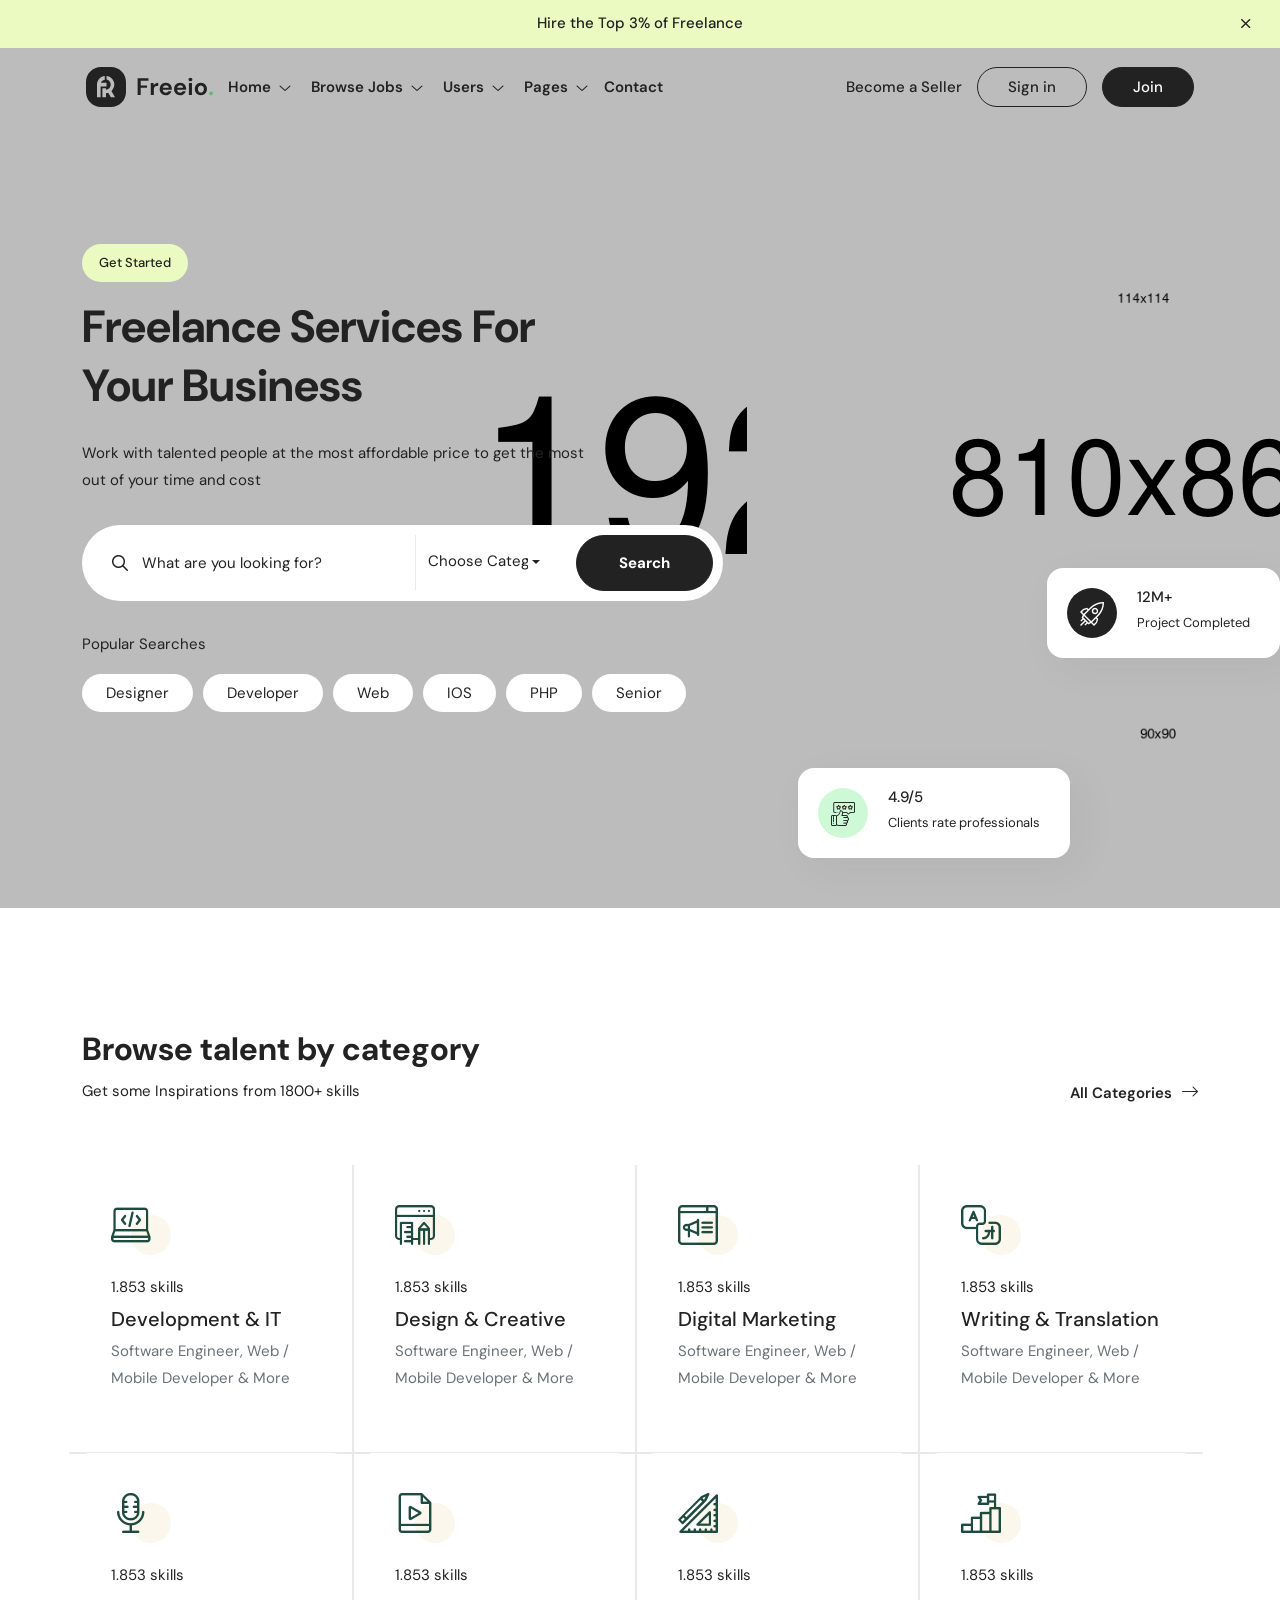
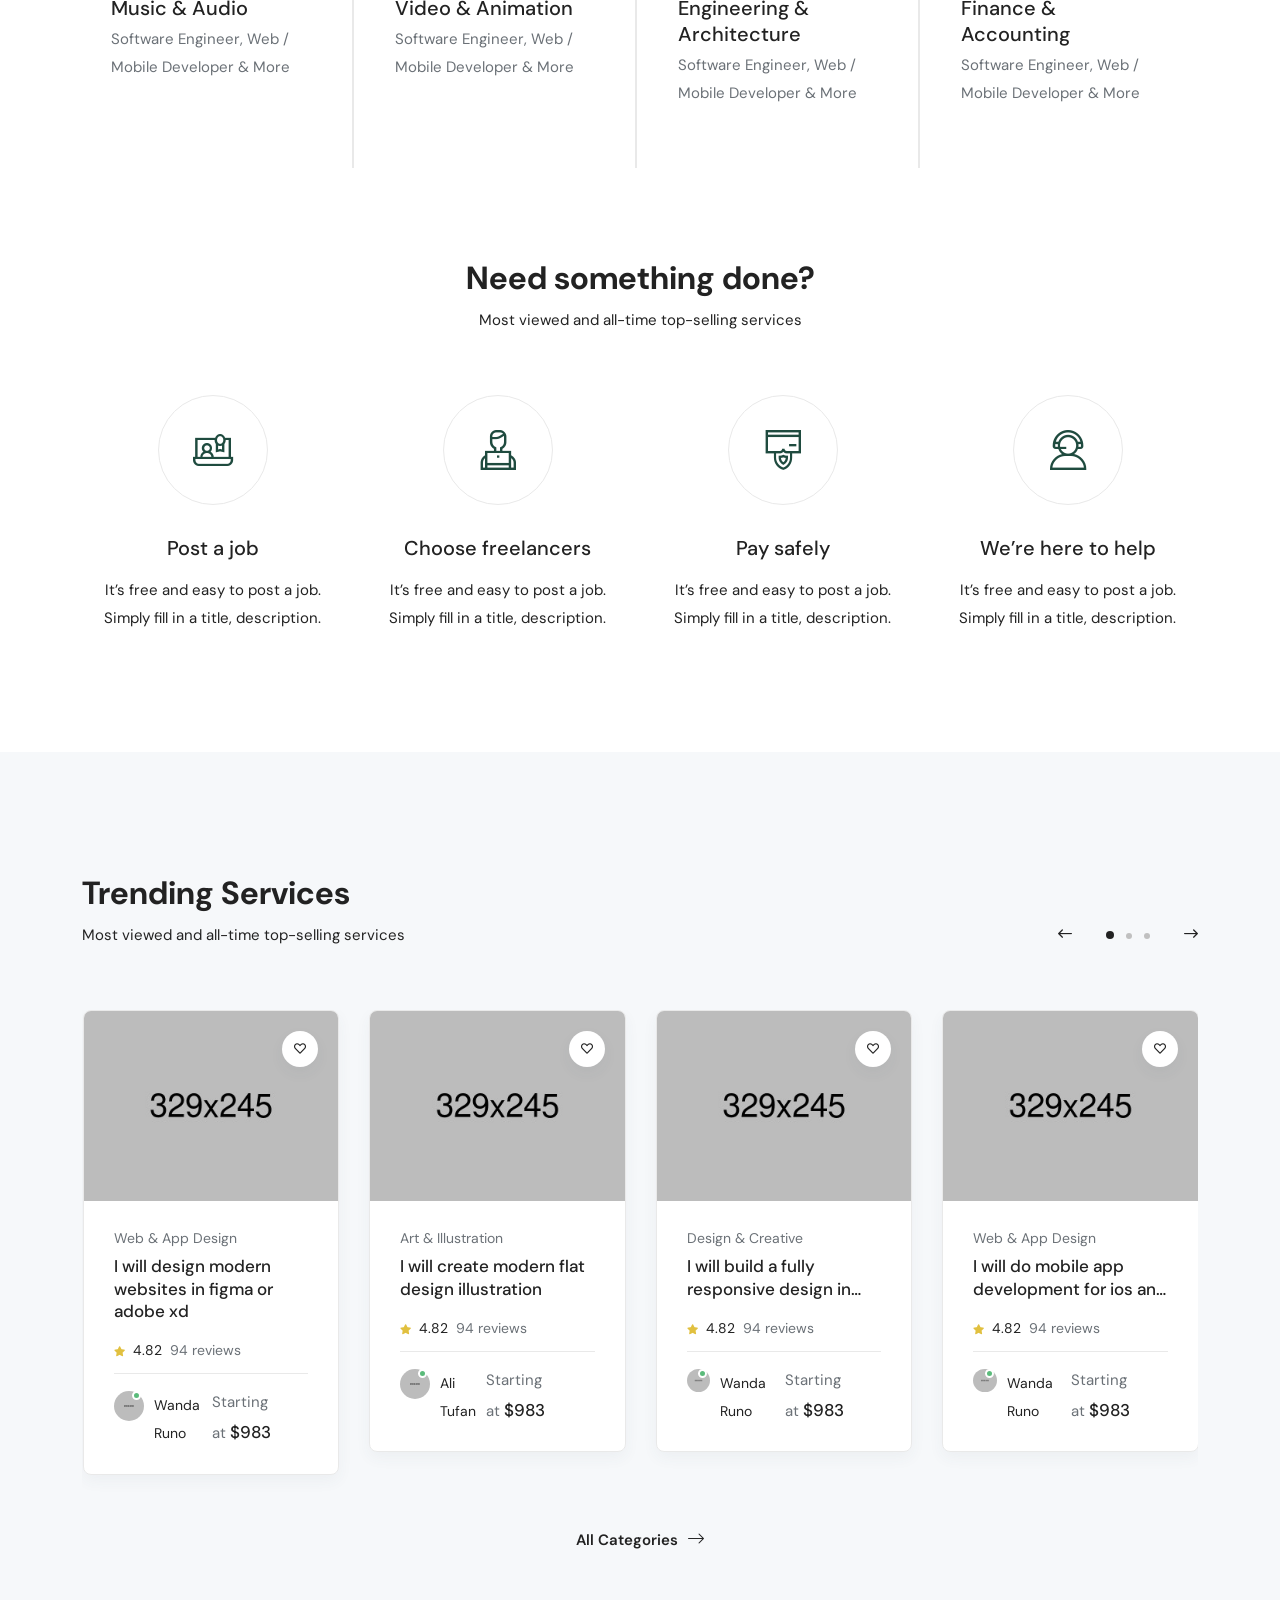
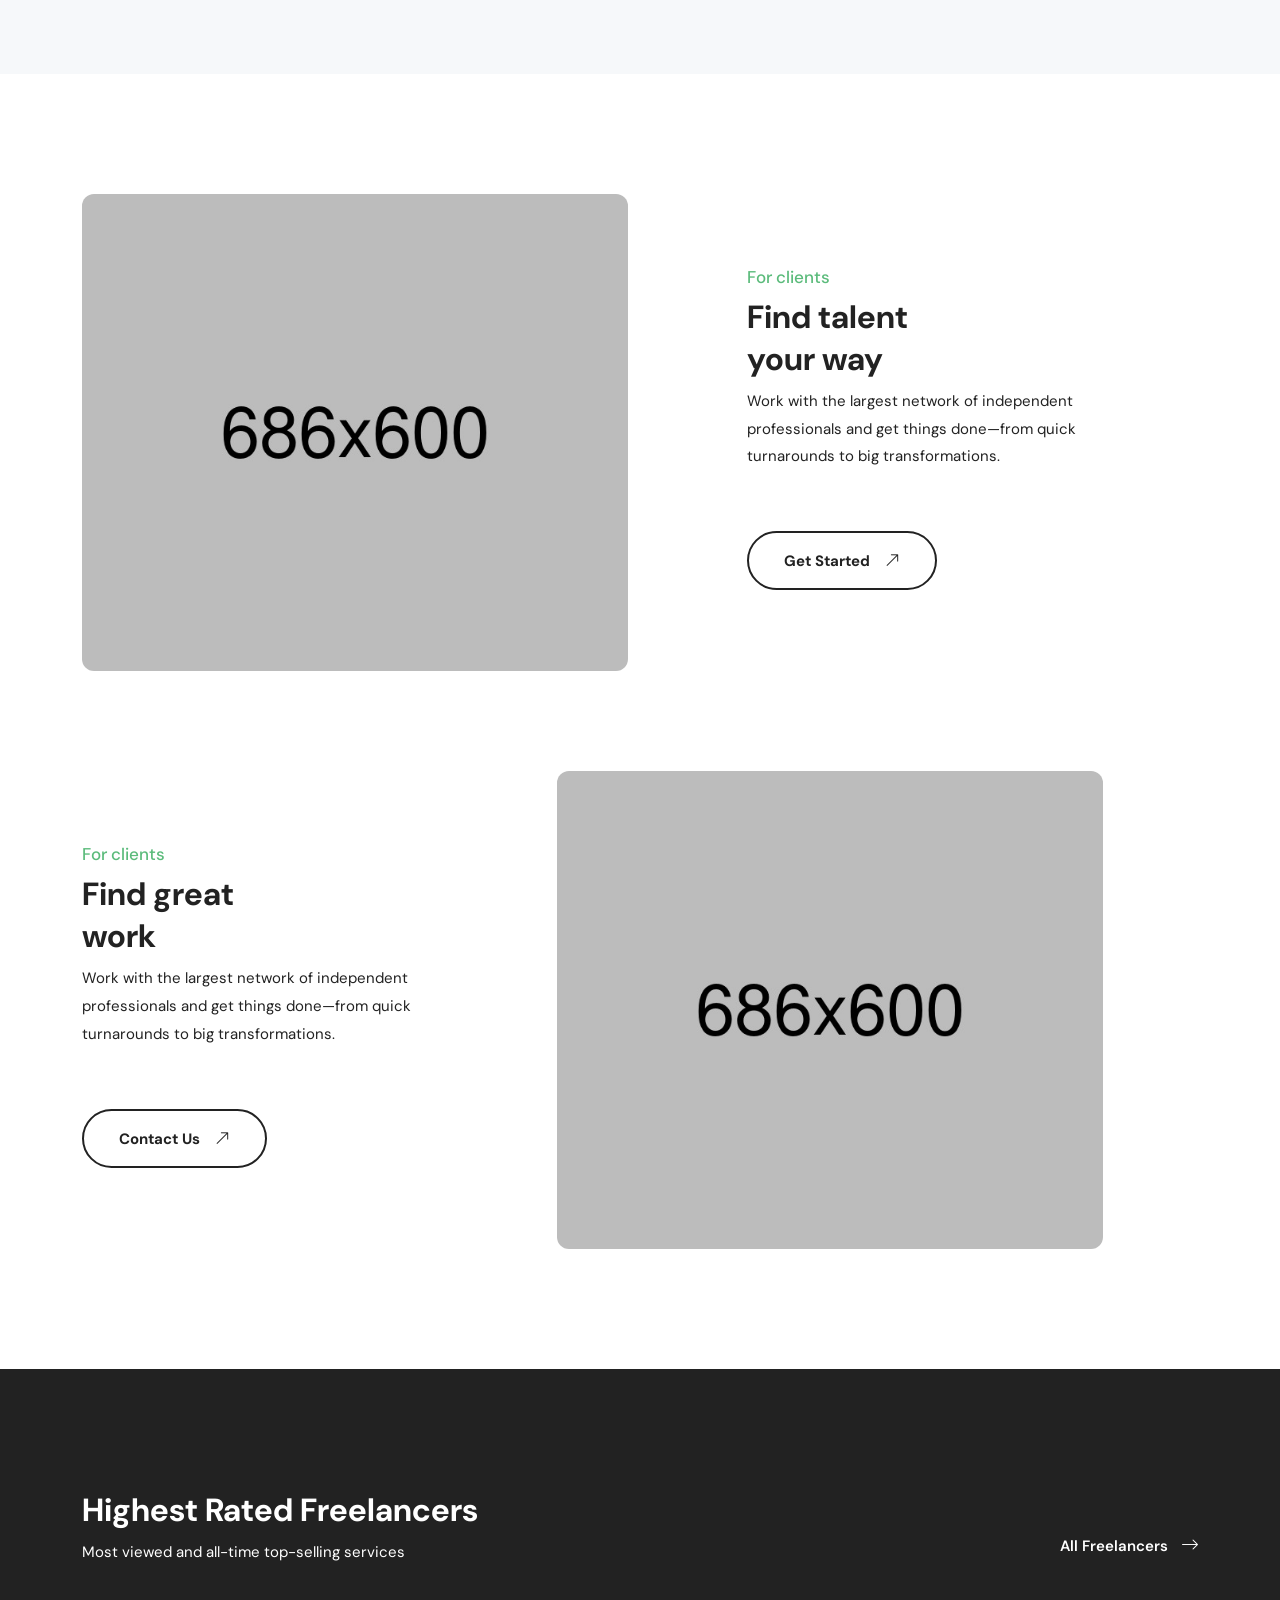
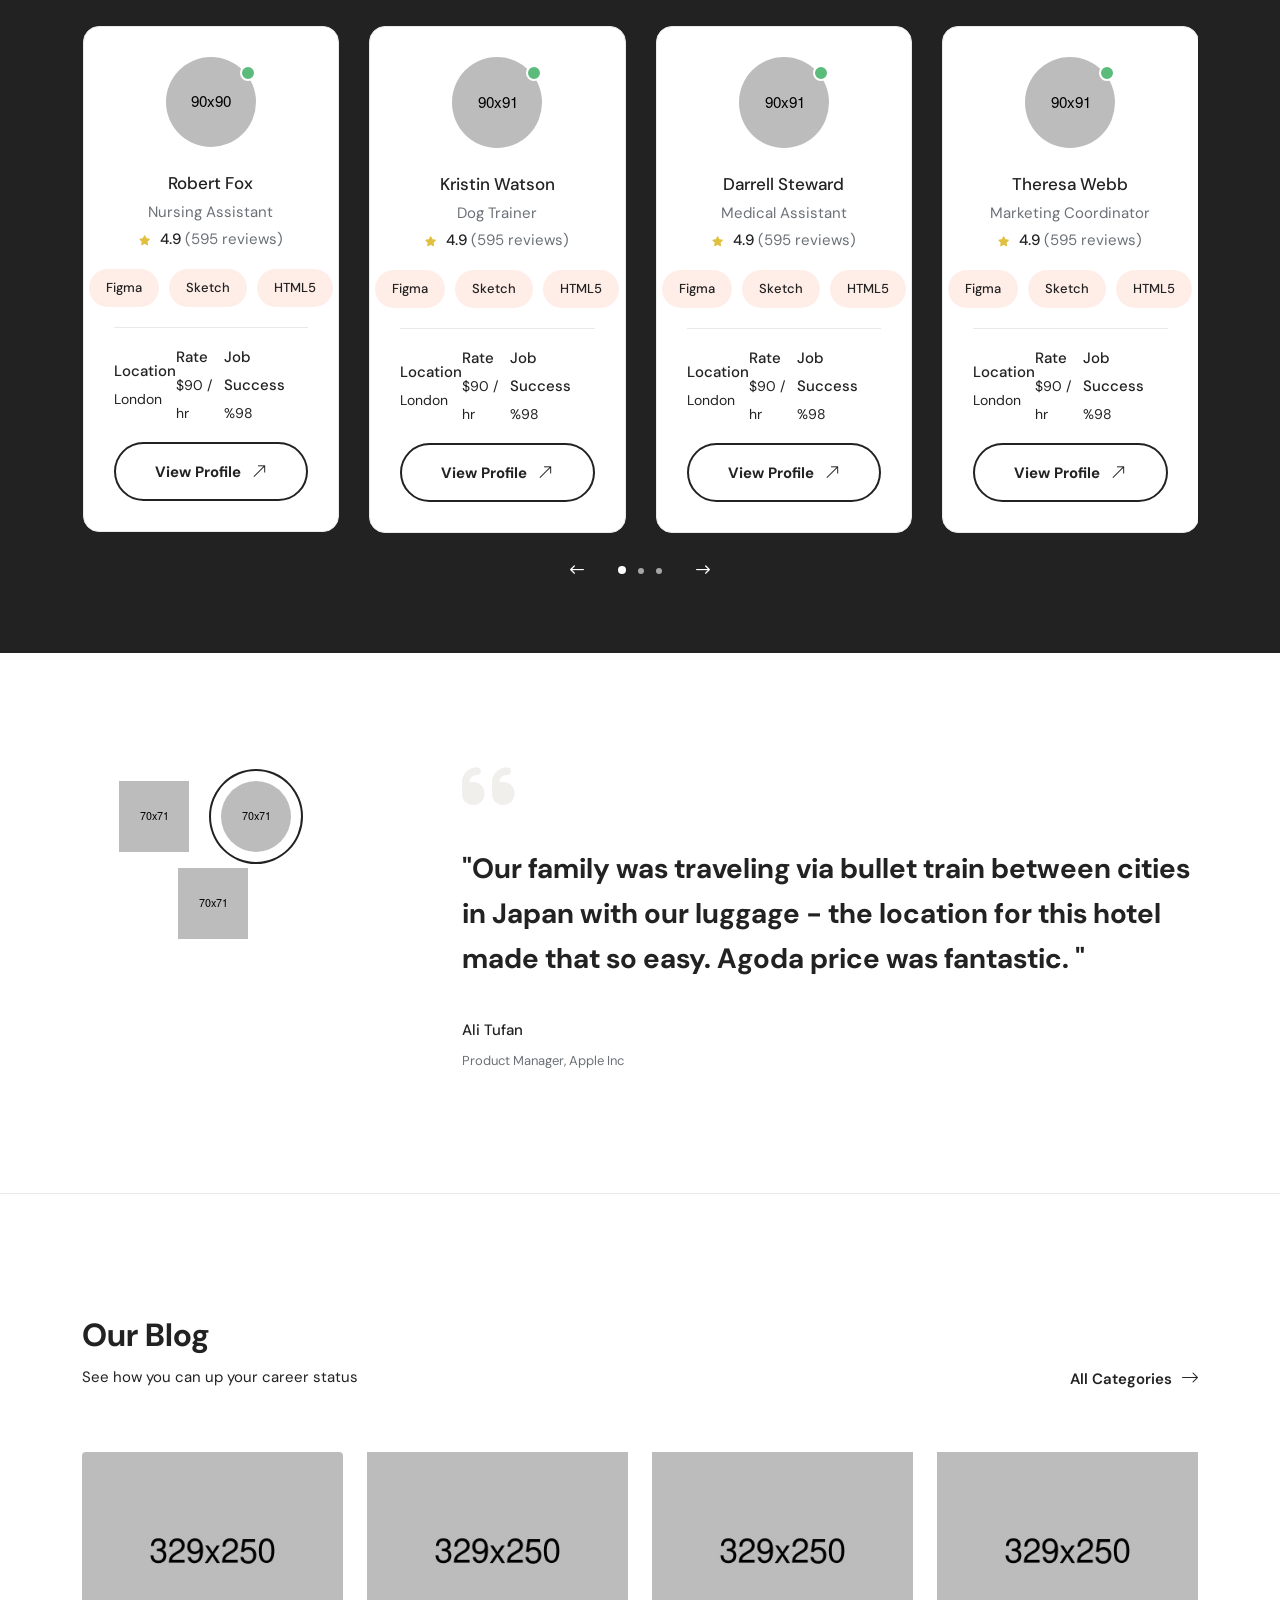
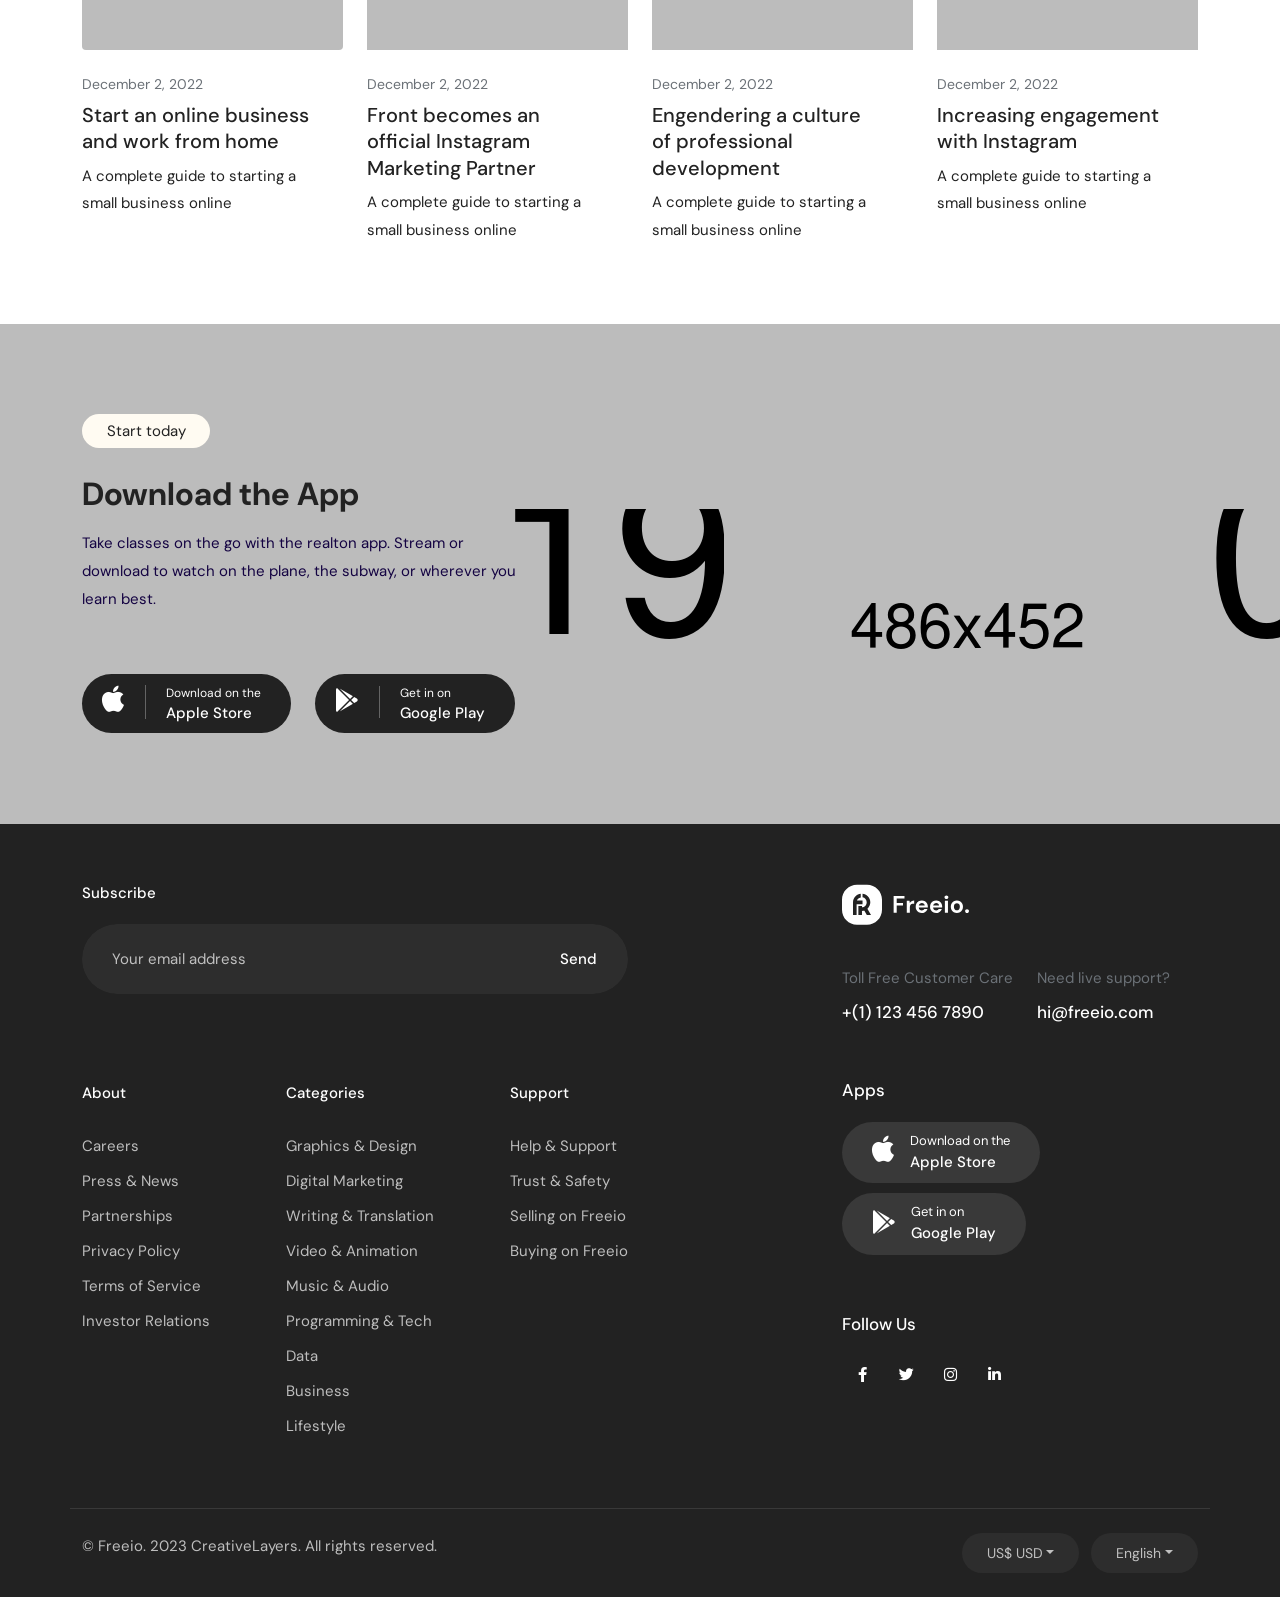
<file: main-files 2/html/index12.html>
<!DOCTYPE html>
<html dir="ltr" lang="en">
<head>
<meta charset="utf-8">
<meta http-equiv="X-UA-Compatible" content="IE=edge">
<meta name="viewport" content="width=device-width, initial-scale=1">
<meta name="keywords" content="bidding, fiverr, freelance marketplace, freelancers, freelancing, gigs, hiring, job board, job portal, job posting, jobs marketplace, peopleperhour, proposals, sell services, upwork">
<meta name="description" content="Freeio - Freelance Marketplace HTML Template">
<meta name="CreativeLayers" content="ATFN">
<!-- css file -->
<link rel="stylesheet" href="css/bootstrap.min.css">
<link rel="stylesheet" href="css/jquery-ui.min.css">
<link rel="stylesheet" href="css/ace-responsive-menu.css">
<link rel="stylesheet" href="css/menu.css">
<link rel="stylesheet" href="css/fontawesome.css">
<link rel="stylesheet" href="css/flaticon.css">
<link rel="stylesheet" href="css/bootstrap-select.min.css">
<link rel="stylesheet" href="css/animate.css">
<link rel="stylesheet" href="css/slider.css">
<link rel="stylesheet" href="css/style.css">
<link rel="stylesheet" href="css/ud-custom-spacing.css">
<!-- Responsive stylesheet -->
<link rel="stylesheet" href="css/responsive.css">
<!-- Title -->
<title>Freeio - Freelance Marketplace HTML Template</title>
<!-- Favicon -->
<link href="images/favicon.ico" sizes="128x128" rel="shortcut icon" type="image/x-icon" />
<link href="images/favicon.ico" sizes="128x128" rel="shortcut icon" />
<!-- Apple Touch Icon -->
<link href="images/apple-touch-icon-60x60.png" sizes="60x60" rel="apple-touch-icon">
<link href="images/apple-touch-icon-72x72.png" sizes="72x72" rel="apple-touch-icon">
<link href="images/apple-touch-icon-114x114.png" sizes="114x114" rel="apple-touch-icon">
<link href="images/apple-touch-icon-180x180.png" sizes="180x180" rel="apple-touch-icon">

<!-- HTML5 shim and Respond.js for IE8 support of HTML5 elements and media queries -->
<!-- WARNING: Respond.js doesn't work if you view the page via file:// -->
<!--[if lt IE 9]>
<script src="https://oss.maxcdn.com/html5shiv/3.7.3/html5shiv.min.js"></script>
<script src="https://oss.maxcdn.com/respond/1.4.2/respond.min.js"></script>
<![endif]-->

</head>
<body>
<div class="wrapper ovh">
  <div class="preloader"></div>
  <section class="header-top-home12 pt10 pb10">
    <div class="container">
      <div class="row">
        <div class="col-lg-12">
          <p class="text-center dark-color mb-0 fw500">Hire the Top 3% of Freelance</p>
          <a href=""><span class="ht-close-icon fa-sharp fa-regular fa-xmark"></span></a>
        </div>
      </div>
    </div>
  </section>
  
  <!-- Main Header Nav -->
  <header class="header-nav nav-homepage-style at-home3 stricky main-menu border-0">
    <!-- Ace Responsive Menu -->
    <nav class="posr"> 
      <div class="container posr">
        <div class="row align-items-center justify-content-between">
          <div class="col-auto px-0 px-xl-3">
            <div class="d-flex align-items-center justify-content-between">
              <div class="logos">
                <a class="header-logo logo1" href="index.html"><img src="images/header-logo-dark.svg" alt="Header Logo"></a>
                <a class="header-logo logo2" href="index.html"><img src="images/header-logo-dark.svg" alt="Header Logo"></a>
              </div>
              <!-- Responsive Menu Structure-->
              <ul id="respMenu" class="ace-responsive-menu" data-menu-style="horizontal">
                <li class="visible_list"> <a class="list-item" href="#"><span class="title">Home</span></a>
                  <!-- Level Two-->
                  <ul>
                    <li><a href="index.html">Home V1</a></li>
                    <li><a href="index2.html">Home V2</a></li>
                    <li><a href="index3.html">Home V3</a></li>
                    <li><a href="index4.html">Home V4</a></li>
                    <li><a href="index5.html">Home V5</a></li>
                    <li><a href="index6.html">Home V6</a></li>
                    <li><a href="index7.html">Home V7</a></li>
                    <li><a href="index8.html">Home V8</a></li>
                    <li><a href="index9.html">Home V9</a></li>
                    <li><a href="index10.html">Home V10</a></li>
                    <li><a href="index11.html">Home V11</a></li>
                    <li><a href="index12.html">Home V12</a></li>
                    <li><a href="index13.html">Home V13</a></li>
                    <li><a href="index14.html">Home V14</a></li>
                    <li><a href="index15.html">Home V15</a></li>
                    <li><a href="index16.html">Home V16</a></li>
                    <li><a href="index17.html">Home V17</a></li>
                    <li><a href="index18.html">Home V18</a></li>
                    <li><a href="index19.html">Home V19</a></li>
                    <li><a href="index20.html">Home V20</a></li>
                  </ul>
                </li>
                <li class="visible_list"> <a class="list-item" href="#"><span class="title">Browse Jobs</span></a>
                  <ul >
                    <li> <a href="#"><span class="title">Services</span></a>
                      <ul>
                        <li><a href="page-service-v1.html">Service v1</a></li>
                        <li><a href="page-service-v2.html">Service v2</a></li>
                        <li><a href="page-service-v3.html">Service v3</a></li>
                        <li><a href="page-service-v4.html">Service v4</a></li>
                        <li><a href="page-service-v5.html">Service v5</a></li>
                        <li><a href="page-service-v6.html">Service v6</a></li>
                        <li><a href="page-service-v7.html">Service v7</a></li>
                        <li><a href="page-service-all.html">Service All</a></li>
                        <li><a href="page-service-single.html">Service Single</a></li>
                        <li><a href="page-service-single-v1.html">Single V1</a></li>
                        <li><a href="page-service-single-v2.html">Single V2</a></li>
                      </ul>
                    </li>
                    <li> <a href="#"><span class="title">Projects</span></a>
                      <ul>
                        <li><a href="page-project-v1.html">Project v1</a></li>
                        <li><a href="page-project-list-v1.html">List v1</a></li>
                        <li><a href="page-project-list-v2.html">List v2</a></li>
                        <li><a href="page-project-list-v3.html">List v3</a></li>
                        <li><a href="page-project-single.html">Project Single</a></li>
                        <li><a href="page-project-single-v1.html">Single V1</a></li>
                        <li><a href="page-project-single-v2.html">Single V2</a></li>
                      </ul>
                    </li>
                    <li> <a href="#"><span class="title">Job View</span></a>
                      <ul>
                        <li><a href="page-job-list-v1.html">Job list v1</a></li>
                        <li><a href="page-job-list-v2.html">Job list v2</a></li>
                        <li><a href="page-job-list-v3.html">Job list V3</a></li>
                        <li><a href="page-job-list-single.html">Job Single</a></li>
                      </ul>
                    </li>
                  </ul>
                </li>
                <li class="visible_list"> <a class="list-item" href="#"><span class="title">Users</span></a>
                  <ul>
                    <li> <a href="#"><span class="title">Dashboard</span></a>
                      <ul>
                        <li><a href="page-dashboard.html">Dashboard</a></li>
                        <li><a href="page-dashboard-proposal.html">Proposal</a></li>
                        <li><a href="page-dashboard-save.html">Saved</a></li>
                        <li><a href="page-dashboard-message.html">Message</a></li>
                        <li><a href="page-dashboard-reviews.html">Reviews</a></li>
                        <li><a href="page-dashboard-invoice.html">Invoice</a></li>
                        <li><a href="page-dashboard-payouts.html">Payouts</a></li>
                        <li><a href="page-dashboard-statement.html">Statement</a></li>
                        <li><a href="page-dashboard-manage-service.html">Manage Service</a></li>
                        <li><a href="page-dashboard-add-service.html">Add Services</a></li>
                        <li><a href="page-dashboard-manage-jobs.html">Manage Jobs</a></li>
                        <li><a href="page-dashboard-manage-project.html">Manage Project</a></li>
                        <li><a href="page-dashboard-create-project.html">Create Project</a></li>
                        <li><a href="page-dashboard-profile.html">My Profile</a></li>
                      </ul>
                    </li>
                    <li> <a href="#"><span class="title">Employee</span></a>
                      <ul>
                        <li><a href="page-employee-v1.html">Employee V1</a></li>
                        <li><a href="page-employee-v2.html">Employee V2</a></li>
                        <li><a href="page-employee-single.html">Employee Single</a></li>
                      </ul>
                    </li>
                    <li> <a href="#"><span class="title">Freelancer</span></a>
                      <ul>
                        <li><a href="page-freelancer-v1.html">Freelancer V1</a></li>
                        <li><a href="page-freelancer-v2.html">Freelancer V2</a></li>
                        <li><a href="page-freelancer-v3.html">Freelancer V3</a></li>
                        <li><a href="page-freelancer-list-v1.html">List V1</a></li>
                        <li><a href="page-freelancer-list-v2.html">List V2</a></li>
                        <li><a href="page-freelancer-list-v3.html">List V3</a></li>
                        <li><a href="page-freelancer-single.html">Freelancer Single</a></li>
                        <li><a href="page-freelancer-single-v1.html">Single V1</a></li>
                        <li><a href="page-freelancer-single-v2.html">Single V2</a></li>
                      </ul>
                    </li>
                    <li> <a href="page-become-seller.html"><span class="title">Become Seller</span></a></li>
                  </ul>
                </li>
                <li class="visible_list"> <a class="list-item" href="#"><span class="title">Pages</span></a>
                  <ul>
                    <li> <a href="#"><span class="title">About</span></a>
                      <ul>
                        <li><a href="page-about.html">About v1</a></li>
                        <li><a href="page-about-v2.html">About v2</a></li>
                      </ul>
                    </li>
                    <li> <a href="#"><span class="title">Blog</span></a>
                      <ul>
                        <li><a href="page-blog-v1.html">List V1</a></li>
                        <li><a href="page-blog-v2.html">List V2</a></li>
                        <li><a href="page-blog-v3.html">List V3</a></li>
                        <li><a href="page-blog-single.html">Single</a></li>
                      </ul>
                    </li>
                    <li> <a href="#"><span class="title">Shop</span></a>
                      <ul>
                        <li><a href="page-shop.html">List</a></li>
                        <li><a href="page-shop-single.html">Single</a></li>
                        <li><a href="page-shop-cart.html">Cart</a></li>
                        <li><a href="page-shop-checkout.html">Checkout</a></li>
                        <li><a href="page-shop-order.html">Order</a></li>
                      </ul>
                    </li>
                    <li><a href="page-contact.html">Contact</a></li>
                    <li><a href="page-error.html">404</a></li>
                    <li><a href="page-faq.html">Faq</a></li>
                    <li><a href="page-help.html">Help</a></li>
                    <li><a href="page-invoice.html">Invoices</a></li>
                    <li><a href="page-login.html">Login</a></li>
                    <li><a href="page-pricing.html">Pricing</a></li>
                    <li><a href="page-register.html">Register</a></li>
                    <li><a href="page-terms.html">Terms</a></li>
                    <li><a href="page-ui-element.html">UI Elements</a></li>
                  </ul>
                </li>
                <li> <a class="list-item pe-0" href="page-contact.html">Contact</a></li>
              </ul>
            </div>
          </div>
          <div class="col-auto pe-0 pe-xl-3">
            <div class="d-flex align-items-center">
              <a class="login-info mx15-xl mx30" href="page-become-seller.html"><span class="d-none d-xl-inline-block">Become a</span> Seller</a>
              <a class="login-info mr15-xl mr10 ud-btn btn-dark add-joining bdrs50 dark-color bg-transparent" href="page-login.html">Sign in</a>
              <a class="ud-btn btn-dark add-joining bdrs50 text-white" href="page-register.html">Join</a>
            </div>
          </div>
        </div>
      </div>
    </nav>
  </header>

  <div class="hiddenbar-body-ovelay"></div>

  <!-- Mobile Nav  -->
  <div id="page" class="mobilie_header_nav stylehome1">
    <div class="mobile-menu">
      <div class="header bdrb1">
        <div class="menu_and_widgets">
          <div class="mobile_menu_bar d-flex justify-content-between align-items-center">
            <a class="mobile_logo" href="#"><img src="images/header-logo-dark.svg" alt=""></a>
            <div class="right-side text-end">
              <a class="" href="page-login.html">join</a>
              <a class="menubar ml30" href="#menu"><img src="images/mobile-dark-nav-icon.svg" alt=""></a>
            </div>
          </div>
        </div>
        <div class="posr"><div class="mobile_menu_close_btn"><span class="far fa-times"></span></div></div>
      </div>
    </div>
    <!-- /.mobile-menu -->
    <nav id="menu" class="">
      <ul>
        <li><span>Home</span>
          <ul>
            <li><a href="index.html">Home V1</a></li>
            <li><a href="index2.html">Home V2</a></li>
            <li><a href="index3.html">Home V3</a></li>
            <li><a href="index4.html">Home V4</a></li>
            <li><a href="index5.html">Home V5</a></li>
            <li><a href="index6.html">Home V6</a></li>
            <li><a href="index7.html">Home V7</a></li>
            <li><a href="index8.html">Home V8</a></li>
            <li><a href="index9.html">Home V9</a></li>
            <li><a href="index10.html">Home V10</a></li>
            <li><a href="index11.html">Home V11</a></li>
            <li><a href="index12.html">Home V12</a></li>
            <li><a href="index13.html">Home V13</a></li>
            <li><a href="index14.html">Home V14</a></li>
            <li><a href="index15.html">Home V15</a></li>
            <li><a href="index16.html">Home V16</a></li>
            <li><a href="index17.html">Home V17</a></li>
            <li><a href="index18.html">Home V18</a></li>
            <li><a href="index19.html">Home V19</a></li>
            <li><a href="index20.html">Home V20</a></li>
          </ul>
        </li>
        <li><span>Browse Jobs</span>
          <ul>
            <li><span>Services</span>
              <ul>
                <li><a href="page-service-v1.html">Service v1</a></li>
                <li><a href="page-service-v2.html">Service v2</a></li>
                <li><a href="page-service-v3.html">Service v3</a></li>
                <li><a href="page-service-v4.html">Service v4</a></li>
                <li><a href="page-service-v5.html">Service v5</a></li>
                <li><a href="page-service-v6.html">Service v6</a></li>
                <li><a href="page-service-v7.html">Service v7</a></li>
                <li><a href="page-service-all.html">Service All</a></li>
                <li><a href="page-service-single.html">Service Single</a></li>
                <li><a href="page-service-single-v1.html">Single V1</a></li>
                <li><a href="page-service-single-v2.html">Single V2</a></li>
              </ul>
            </li>
            <li><span>Projects</span>
              <ul>
                <li><a href="page-project-v1.html">Project v1</a></li>
                <li><a href="page-project-list-v1.html">List v1</a></li>
                <li><a href="page-project-list-v2.html">List v2</a></li>
                <li><a href="page-project-list-v3.html">List v3</a></li>
                <li><a href="page-project-single.html">Project Single</a></li>
                <li><a href="page-project-single-v1.html">Single V1</a></li>
                <li><a href="page-project-single-v2.html">Single V2</a></li>
              </ul>
            </li>
            <li><span>Job View</span>
              <ul>
                <li><a href="page-job-list-v1.html">Job list v1</a></li>
                <li><a href="page-job-list-v2.html">Job list v2</a></li>
                <li><a href="page-job-list-v3.html">Job list V3</a></li>
                <li><a href="page-job-list-single.html">Job Single</a></li>
              </ul>
            </li>
          </ul>
        </li>
        <li><span>Users</span>
          <ul>
            <li><span>Dashboard</span>
              <ul>
                <li><a href="page-dashboard.html">Dashboard</a></li>
                <li><a href="page-dashboard-proposal.html">Proposal</a></li>
                <li><a href="page-dashboard-save.html">Saved</a></li>
                <li><a href="page-dashboard-message.html">Message</a></li>
                <li><a href="page-dashboard-reviews.html">Reviews</a></li>
                <li><a href="page-dashboard-invoice.html">Invoice</a></li>
                <li><a href="page-dashboard-payouts.html">Payouts</a></li>
                <li><a href="page-dashboard-statement.html">Statement</a></li>
                <li><a href="page-dashboard-manage-service.html">Manage Service</a></li>
                <li><a href="page-dashboard-add-service.html">Add Services</a></li>
                <li><a href="page-dashboard-manage-jobs.html">Manage Jobs</a></li>
                <li><a href="page-dashboard-manage-project.html">Manage Project</a></li>
                <li><a href="page-dashboard-create-project.html">Create Project</a></li>
                <li><a href="page-dashboard-profile.html">My Profile</a></li>
              </ul>
            </li>
            <li><span>Employee</span>
              <ul>
                <li><a href="page-employee-v1.html">Employee V1</a></li>
                <li><a href="page-employee-v2.html">Employee V2</a></li>
                <li><a href="page-employee-single.html">Employee Single</a></li>
              </ul>
            </li>
            <li><span>Freelancer</span>
              <ul>
                <li><a href="page-freelancer-v1.html">Freelancer V1</a></li>
                <li><a href="page-freelancer-v2.html">Freelancer V2</a></li>
                <li><a href="page-freelancer-v3.html">Freelancer V3</a></li>
                <li><a href="page-freelancer-list-v1.html">List V1</a></li>
                <li><a href="page-freelancer-list-v2.html">List V2</a></li>
                <li><a href="page-freelancer-list-v3.html">List V3</a></li>
                <li><a href="page-freelancer-single.html">Freelancer Single</a></li>
                <li><a href="page-freelancer-single-v1.html">Single V1</a></li>
                <li><a href="page-freelancer-single-v2.html">Single V2</a></li>
              </ul>
            </li>
            <li><a href="page-become-seller.html">Become Seller</a></li>
          </ul>
        </li>
        <li><span>Pages</span>
          <ul>
            <li><span>About</span>
              <ul>
                <li><a href="page-about.html">About v1</a></li>
                <li><a href="page-about-v2.html">About v2</a></li>
              </ul>
            </li>
            <li><span>Shop</span>
              <ul>
                <li><a href="page-shop.html">List</a></li>
                <li><a href="page-shop-single.html">Single</a></li>
                <li><a href="page-shop-cart.html">Cart</a></li>
                <li><a href="page-shop-checkout.html">Checkout</a></li>
                <li><a href="page-shop-order.html">Order</a></li>
              </ul>
            </li>
            <li><a href="page-contact.html">Contact</a></li>
            <li><a href="page-error.html">404</a></li>
            <li><a href="page-faq.html">Faq</a></li>
            <li><a href="page-help.html">Help</a></li>
            <li><a href="page-invoice.html">Invoices</a></li>
            <li><a href="page-login.html">Login</a></li>
            <li><a href="page-pricing.html">Pricing</a></li>
            <li><a href="page-register.html">Register</a></li>
            <li><a href="page-terms.html">Terms</a></li>
            <li><a href="page-ui-element.html">UI Elements</a></li>
          </ul>
        </li>
        <li><span>Blog</span>
          <ul>
            <li><a href="page-blog-v1.html">List V1</a></li>
            <li><a href="page-blog-v2.html">List V2</a></li>
            <li><a href="page-blog-v3.html">List V3</a></li>
            <li><a href="page-blog-single.html">Single</a></li>
          </ul>
        </li>
        <!-- Only for Mobile View -->
      </ul>
    </nav>
  </div>

  <div class="body_content">
    <!-- Home Banner Style V1 -->
    <section class="hero-home12 p-0 overflow-hidden">
      <div class="container">
        <div class="row">
          <div class="col-xl-7">
            <div class="home12-hero-content">
              <span class="d-inline-block tag animate-up-1 mb15">Get Started</span>
              <h1 class="animate-up-1 mb25">Freelance Services For <br class="d-none d-xl-block">Your Business</h1>
              <p class="text animate-up-2">Work with talented people at the most affordable price to get the most <br class="d-none d-lg-block"> out of your time and cost</p>
              <div class="advance-search-tab bgc-white p10 bdrs4-sm bdrs60 banner-btn position-relative zi1 animate-up-3 mt30">
                <div class="row">
                  <div class="col-md-5 col-lg-6 col-xl-6">
                    <div class="advance-search-field mb10-sm">
                      <form class="form-search position-relative">
                        <div class="box-search">
                          <span class="icon far fa-magnifying-glass"></span>
                          <input class="form-control" type="text" name="search" placeholder="What are you looking for?">
                          <div class="search-suggestions">
                            <h6 class="fz14 ml30 mt25 mb-3">Popular Search</h6>
                            <div class="box-suggestions">
                              <ul class="px-0 m-0 pb-4">
                                <li>
                                  <div class="info-product">
                                    <div class="item_title">mobile app development</div>
                                  </div>
                                </li>
                                <li>
                                  <div class="info-product">
                                    <div class="item_title">mobile app builder</div>
                                  </div>
                                </li>
                                <li>
                                  <div class="info-product">
                                    <div class="item_title">mobile legends</div>
                                  </div>
                                </li>
                                <li>
                                  <div class="info-product">
                                    <div class="item_title">mobile app ui ux design</div>
                                  </div>
                                </li>
                                <li>
                                  <div class="info-product">
                                    <div class="item_title">mobile game app development</div>
                                  </div>
                                </li>
                                <li>
                                  <div class="info-product">
                                    <div class="item_title">mobile app design</div>
                                  </div>
                                </li>
                              </ul>
                            </div>
                          </div>
                        </div>
                      </form>
                    </div>
                  </div>
                  <div class="col-md-4 col-lg-4 col-xl-3">
                    <div class="bselect-style1 bdrl1 bdrn-sm">
                      <select class="selectpicker" data-width="100%">
                        <option>Choose Category</option>
                        <option data-tokens="Graphics&Design">Graphics & Design</option>
                        <option data-tokens="DigitlMarketing">Digital Marketing</option>
                        <option data-tokens="Writing&Translation">Writing & Translation</option>
                        <option data-tokens="Video&Animation">Video & Animation</option>
                        <option data-tokens="Music&Audio">Music & Audio</option>
                        <option data-tokens="Programming&Tech">Programming & Tech</option>
                      </select>
                    </div>
                  </div>
                  <div class="col-md-3 col-lg-2 col-xl-3">
                    <div class="text-center text-xl-start">
                      <button class="ud-btn btn-dark w-100 bdrs60" type="button">Search</button>
                    </div>
                  </div>
                </div>
              </div>
              <p class="animate-up-2 dark-color ff-heading mt30 mb15">Popular Searches</p>
              <div class="home9-tags at-home12 d-md-flex align-items-center animate-up-4">
                <a class="bdrs60 mb-2 mb-md-0" href="">Designer</a>
                <a class="bdrs60 mb-2 mb-md-0" href="">Developer</a>
                <a class="bdrs60 mb-2 mb-md-0" href="">Web</a>
                <a class="bdrs60 mb-2 mb-md-0" href="">IOS</a>
                <a class="bdrs60 mb-2 mb-md-0" href="">PHP</a>
                <a class="bdrs60 mb-2 mb-md-0" href="">Senior</a>
              </div>
            </div>
          </div>
          <div class="col-xl-5 d-none d-xl-block">
            <div class="home12-hero-img">
              <div class="position-relative">
                <img class="img-1 bounce-x" src="images/team/home12-img-1.png" alt="">
                <img class="img-2 bounce-y" src="images/team/home12-img-2.png" alt="">
                <img class="img-3 bounce-y" src="images/team/home12-img-3.png" alt="">
              </div>
              <img class="img-0" src="images/about/home12-hero-img.png" alt="">
              <div class="iconbox-small1 text-start d-flex wow fadeInRight default-box-shadow4 bounce-x animate-up-1">
                <span class="icon flaticon-review"></span>
                <div class="details pl20">
                  <h6 class="mb-1">4.9/5</h6>
                  <p class="text fz13 mb-0">Clients rate professionals</p>
                </div>
              </div>
              <div class="iconbox-small2 text-start d-flex wow fadeInLeft default-box-shadow4 bounce-y animate-up-2">
                <span class="icon flaticon-rocket"></span>
                <div class="details pl20">
                  <h6 class="mb-1">12M+</h6>
                  <p class="text fz13 mb-0">Project Completed</p>
                </div>
              </div>
            </div>
          </div>
        </div>
      </div>
    </section>

    <!-- Browse talent by category -->
    <section class="pb40-md pb90">
      <div class="container">
        <div class="row align-items-center wow fadeInUp" data-wow-delay="300ms">
          <div class="col-lg-9">
            <div class="main-title2">
              <h2 class="title">Browse talent by category</h2>
              <p class="paragraph">Get some Inspirations from 1800+ skills</p>
            </div>
          </div>
          <div class="col-lg-3">
            <div class="text-start text-lg-end mb-4 mb-lg-2">
              <a class="ud-btn2" href="page-service-single.html">All Categories<i class="fal fa-arrow-right-long"></i></a>
            </div>
          </div>
        </div>
        <div class="row d-none d-lg-flex wow fadeInUp">
          <div class="col-sm-6 col-lg-4 col-xl-3 bdr1 m--1 border-start-0 border-top-0">
            <div class="iconbox-style1 at-home12-v2">
              <div class="icon"><span class="flaticon-developer"></span></div>
              <div class="details mt20">
                <p class="text mb5">1.853 skills</p>
                <h4 class="title">Development & IT</h4>
                <p class="mb-0">Software Engineer, Web / Mobile Developer & More</p>
              </div>
            </div>
          </div>
          <div class="col-sm-6 col-lg-4 col-xl-3 bdr1 m--1 border-top-0">
            <div class="iconbox-style1 at-home12-v2">
              <div class="icon"><span class="flaticon-web-design-1"></span></div>
              <div class="details mt20">
                <p class="text mb5">1.853 skills</p>
                <h4 class="title">Design & Creative</h4>
                <p class="mb-0">Software Engineer, Web / Mobile Developer & More</p>
              </div>
            </div>
          </div>
          <div class="col-sm-6 col-lg-4 col-xl-3 bdr1 m--1 border-top-0">
            <div class="iconbox-style1 at-home12-v2">
              <div class="icon"><span class="flaticon-digital-marketing"></span></div>
              <div class="details mt20">
                <p class="text mb5">1.853 skills</p>
                <h4 class="title">Digital Marketing</h4>
                <p class="mb-0">Software Engineer, Web / Mobile Developer & More</p>
              </div>
            </div>
          </div>
          <div class="col-sm-6 col-lg-4 col-xl-3 bdr1 m--1 border-top-0 border-end-0">
            <div class="iconbox-style1 at-home12-v2">
              <div class="icon"><span class="flaticon-translator"></span></div>
              <div class="details mt20">
                <p class="text mb5">1.853 skills</p>
                <h4 class="title">Writing & Translation</h4>
                <p class="mb-0">Software Engineer, Web / Mobile Developer & More</p>
              </div>
            </div>
          </div>
          <div class="col-sm-6 col-lg-4 col-xl-3 bdr1 m--1 border-start-0 border-bottom-0">
            <div class="iconbox-style1 at-home12-v2">
              <div class="icon"><span class="flaticon-microphone"></span></div>
              <div class="details mt20">
                <p class="text mb5">1.853 skills</p>
                <h4 class="title">Music & Audio</h4>
                <p class="mb-0">Software Engineer, Web / Mobile Developer & More</p>
              </div>
            </div>
          </div>
          <div class="col-sm-6 col-lg-4 col-xl-3 bdr1 m--1 border-bottom-0">
            <div class="iconbox-style1 at-home12-v2">
              <div class="icon"><span class="flaticon-video-file"></span></div>
              <div class="details mt20">
                <p class="text mb5">1.853 skills</p>
                <h4 class="title">Video & Animation</h4>
                <p class="mb-0">Software Engineer, Web / Mobile Developer & More</p>
              </div>
            </div>
          </div>
          <div class="col-sm-6 col-lg-4 col-xl-3 bdr1 m--1 border-bottom-0">
            <div class="iconbox-style1 at-home12-v2">
              <div class="icon"><span class="flaticon-ruler"></span></div>
              <div class="details mt20">
                <p class="text mb5">1.853 skills</p>
                <h4 class="title">Engineering & Architecture</h4>
                <p class="mb-0">Software Engineer, Web / Mobile Developer & More</p>
              </div>
            </div>
          </div>
          <div class="col-sm-6 col-lg-4 col-xl-3 bdr1 m--1 border-bottom-0 border-end-0">
            <div class="iconbox-style1 at-home12-v2">
              <div class="icon"><span class="flaticon-goal"></span></div>
              <div class="details mt20">
                <p class="text mb5">1.853 skills</p>
                <h4 class="title">Finance & Accounting</h4>
                <p class="mb-0">Software Engineer, Web / Mobile Developer & More</p>
              </div>
            </div>
          </div>
        </div>
        <div class="row d-block d-lg-none">
          <div class="col-lg-12">
            <div class="slider-outer-dib navi_pagi_top_right slider-5-grid owl-carousel owl-theme wow fadeInUp">
              <div class="item">
                <div class="iconbox-style1 bdr1">
                  <div class="icon"><span class="flaticon-developer"></span></div>
                  <div class="details mt20">
                    <p class="text mb5">1.853 skills</p>
                    <h4 class="title">Development & IT</h4>
                    <p class="mb-0">Software Engineer, Web / Mobile Developer & More</p>
                  </div>
                </div>
              </div>
              <div class="item">
                <div class="iconbox-style1 bdr1">
                  <div class="icon"><span class="flaticon-web-design-1"></span></div>
                  <div class="details mt20">
                    <p class="text mb5">1.853 skills</p>
                    <h4 class="title">Design & Creative</h4>
                    <p class="mb-0">Software Engineer, Web / Mobile Developer & More</p>
                  </div>
                </div>
              </div>
              <div class="item">
                <div class="iconbox-style1 bdr1">
                  <div class="icon"><span class="flaticon-digital-marketing"></span></div>
                  <div class="details mt20">
                    <p class="text mb5">1.853 skills</p>
                    <h4 class="title">Digital Marketing</h4>
                    <p class="mb-0">Software Engineer, Web / Mobile Developer & More</p>
                  </div>
                </div>
              </div>
              <div class="item">
                <div class="iconbox-style1 bdr1">
                  <div class="icon"><span class="flaticon-translator"></span></div>
                  <div class="details mt20">
                    <p class="text mb5">1.853 skills</p>
                    <h4 class="title">Writing & Translation</h4>
                    <p class="mb-0">Software Engineer, Web / Mobile Developer & More</p>
                  </div>
                </div>
              </div>
              <div class="item">
                <div class="iconbox-style1 bdr1">
                  <div class="icon"><span class="flaticon-microphone"></span></div>
                  <div class="details mt20">
                    <p class="text mb5">1.853 skills</p>
                    <h4 class="title">Music & Audio</h4>
                    <p class="mb-0">Software Engineer, Web / Mobile Developer & More</p>
                  </div>
                </div>
              </div>
              <div class="item">
                <div class="iconbox-style1 bdr1">
                  <div class="icon"><span class="flaticon-video-file"></span></div>
                  <div class="details mt20">
                    <p class="text mb5">1.853 skills</p>
                    <h4 class="title">Video & Animation</h4>
                    <p class="mb-0">Software Engineer, Web / Mobile Developer & More</p>
                  </div>
                </div>
              </div>
              <div class="item">
                <div class="iconbox-style1 bdr1">
                  <div class="icon"><span class="flaticon-ruler"></span></div>
                  <div class="details mt20">
                    <p class="text mb5">1.853 skills</p>
                    <h4 class="title">Engineering & Architecture</h4>
                    <p class="mb-0">Software Engineer, Web / Mobile Developer & More</p>
                  </div>
                </div>
              </div>
              <div class="item">
                <div class="iconbox-style1 bdr1">
                  <div class="icon"><span class="flaticon-goal"></span></div>
                  <div class="details mt20">
                    <p class="text mb5">1.853 skills</p>
                    <h4 class="title">Finance & Accounting</h4>
                    <p class="mb-0">Software Engineer, Web / Mobile Developer & More</p>
                  </div>
                </div>
              </div>
            </div>
          </div>
        </div>
      </div>
    </section>

    <!-- Need something --> 
    <section class="our-features pb90 pb30-md pt-0">
      <div class="container wow fadeInUp">
        <div class="row">
          <div class="col-lg-12">
            <div class="main-title text-center">
              <h2>Need something done?</h2>
              <p class="text">Most viewed and all-time top-selling services</p>
            </div>
          </div>
        </div>
        <div class="row">
          <div class="col-sm-6 col-lg-3">
            <div class="iconbox-style1 at-home12 p-0 text-center">
              <div class="icon before-none"><span class="flaticon-cv"></span></div>
              <div class="details">
                <h4 class="title mt10 mb-3">Post a job</h4>
                <p class="text">It’s free and easy to post a job. Simply fill <br class="d-none d-xxl-block"> in a title, description.</p>
              </div>
            </div>
          </div>
          <div class="col-sm-6 col-lg-3">
            <div class="iconbox-style1 at-home12 p-0 text-center">
              <div class="icon before-none"><span class="flaticon-web-design"></span></div>
              <div class="details">
                <h4 class="title mt10 mb-3">Choose freelancers</h4>
                <p class="text">It’s free and easy to post a job. Simply fill <br class="d-none d-xxl-block"> in a title, description.</p>
              </div>
            </div>
          </div>
          <div class="col-sm-6 col-lg-3">
            <div class="iconbox-style1 at-home12 p-0 text-center">
              <div class="icon before-none"><span class="flaticon-secure"></span></div>
              <div class="details">
                <h4 class="title mt10 mb-3">Pay safely</h4>
                <p class="text">It’s free and easy to post a job. Simply fill <br class="d-none d-xxl-block"> in a title, description.</p>
              </div>
            </div>
          </div>
          <div class="col-sm-6 col-lg-3">
            <div class="iconbox-style1 at-home12 p-0 text-center">
              <div class="icon before-none"><span class="flaticon-customer-service"></span></div>
              <div class="details">
                <h4 class="title mt10 mb-3">We’re here to help</h4>
                <p class="text">It’s free and easy to post a job. Simply fill <br class="d-none d-xxl-block"> in a title, description.</p>
              </div>
            </div>
          </div>
        </div>
      </div>
    </section>

    <!-- Trending Services -->
    <section class="bgc-gray-3">
      <div class="container">
        <div class="row align-items-center wow fadeInUp">
          <div class="col-lg-9">
            <div class="main-title">
              <h2 class="title">Trending Services</h2>
              <p class="paragraph">Most viewed and all-time top-selling services</p>
            </div>
          </div>
        </div>
        <div class="row wow fadeInUp" data-wow-delay="300ms">
          <div class="col-lg-12">
            <div class="navi_pagi_top_right slider-4-grid owl-carousel owl-theme">
              <div class="item">
                <div class="listing-style1 default-box-shadow1 bdrs8">
                  <div class="list-thumb">
                    <img class="w-100" src="images/listings/g-1.jpg" alt="">
                    <a href="" class="listing-fav fz12"><span class="far fa-heart"></span></a>
                  </div>
                  <div class="list-content">
                    <p class="list-text body-color fz14 mb-1">Web & App Design</p>
                    <h5 class="list-title"><a href="page-services-single.html">I will design modern websites in figma or adobe xd</a></h5>
                    <div class="review-meta d-flex align-items-center">
                      <i class="fas fa-star fz10 review-color me-2"></i>
                      <p class="mb-0 body-color fz14"><span class="dark-color me-2">4.82</span>94 reviews</p>
                    </div>
                    <hr class="my-2">
                    <div class="list-meta d-flex justify-content-between align-items-center mt15">
                      <a class="d-flex" href="">
                        <span class="position-relative mr10">
                          <img class="rounded-circle wa" src="images/team/fl-s-1.png" alt="Freelancer Photo">
                          <span class="online-badges"></span>
                        </span>
                        <span class="fz14">Wanda Runo</span>
                      </a>
                      <div class="budget">
                        <p class="mb-0 body-color">Starting at<span class="fz17 fw500 dark-color ms-1">$983</span></p>
                      </div>
                    </div>
                  </div>
                </div>
              </div>
              <div class="item">
                <div class="listing-style1 default-box-shadow1 bdrs8">
                  <div class="list-thumb">
                    <img class="w-100" src="images/listings/g-2.jpg" alt="">
                    <a href="" class="listing-fav fz12"><span class="far fa-heart"></span></a>
                  </div>
                  <div class="list-content">
                    <p class="list-text body-color fz14 mb-1">Art & Illustration</p>
                    <h5 class="list-title"><a href="page-services-single.html">I will create modern flat design illustration</a></h5>
                    <div class="review-meta d-flex align-items-center">
                      <i class="fas fa-star fz10 review-color me-2"></i>
                      <p class="mb-0 body-color fz14"><span class="dark-color me-2">4.82</span>94 reviews</p>
                    </div>
                    <hr class="my-2">
                    <div class="list-meta d-flex justify-content-between align-items-center mt15">
                      <a class="d-flex" href="">
                        <span class="position-relative mr10">
                          <img class="rounded-circle wa" src="images/team/fl-s-2.png" alt="Freelancer Photo">
                          <span class="online-badges"></span>
                        </span>
                        <span class="fz14">Ali Tufan</span>
                      </a>
                      <div class="budget">
                        <p class="mb-0 body-color">Starting at<span class="fz17 fw500 dark-color ms-1">$983</span></p>
                      </div>
                    </div>
                  </div>
                </div>
              </div>
              <div class="item">
                <div class="listing-style1 default-box-shadow1 bdrs8">
                  <div class="list-thumb">
                    <img class="w-100" src="images/listings/g-3.jpg" alt="">
                    <a href="" class="listing-fav fz12"><span class="far fa-heart"></span></a>
                  </div>
                  <div class="list-content">
                    <p class="list-text body-color fz14 mb-1">Design & Creative</p>
                    <h5 class="list-title line-clamp2"><a href="page-services-single.html">I will build a fully responsive design in HTML,CSS, bootstrap, and javascript</a></h5>
                    <div class="review-meta d-flex align-items-center">
                      <i class="fas fa-star fz10 review-color me-2"></i>
                      <p class="mb-0 body-color fz14"><span class="dark-color me-2">4.82</span>94 reviews</p>
                    </div>
                    <hr class="my-2">
                    <div class="list-meta d-flex justify-content-between align-items-center mt15">
                      <a class="d-flex" href="">
                        <span class="position-relative mr10">
                          <img class="rounded-circle" src="images/team/fl-s-3.png" alt="Freelancer Photo">
                          <span class="online-badges"></span>
                        </span>
                        <span class="fz14">Wanda Runo</span>
                      </a>
                      <div class="budget">
                        <p class="mb-0 body-color">Starting at<span class="fz17 fw500 dark-color ms-1">$983</span></p>
                      </div>
                    </div>
                  </div>
                </div>
              </div>
              <div class="item">
                <div class="listing-style1 default-box-shadow1 bdrs8">
                  <div class="list-thumb">
                    <img class="w-100" src="images/listings/g-4.jpg" alt="">
                    <a href="" class="listing-fav fz12"><span class="far fa-heart"></span></a>
                  </div>
                  <div class="list-content">
                    <p class="list-text body-color fz14 mb-1">Web & App Design</p>
                    <h5 class="list-title line-clamp2"><a href="page-services-single.html">I will do mobile app development for ios and android</a></h5>
                    <div class="review-meta d-flex align-items-center">
                      <i class="fas fa-star fz10 review-color me-2"></i>
                      <p class="mb-0 body-color fz14"><span class="dark-color me-2">4.82</span>94 reviews</p>
                    </div>
                    <hr class="my-2">
                    <div class="list-meta d-flex justify-content-between align-items-center mt15">
                      <a class="d-flex" href="">
                        <span class="position-relative mr10">
                          <img class="rounded-circle" src="images/team/fl-s-4.png" alt="Freelancer Photo">
                          <span class="online-badges"></span>
                        </span>
                        <span class="fz14">Wanda Runo</span>
                      </a>
                      <div class="budget">
                        <p class="mb-0 body-color">Starting at<span class="fz17 fw500 dark-color ms-1">$983</span></p>
                      </div>
                    </div>
                  </div>
                </div>
              </div>
              <div class="item">
                <div class="listing-style1 default-box-shadow1 bdrs8">
                  <div class="list-thumb">
                    <img class="w-100" src="images/listings/g-5.jpg" alt="">
                    <a href="" class="listing-fav fz12"><span class="far fa-heart"></span></a>
                  </div>
                  <div class="list-content">
                    <p class="list-text body-color fz14 mb-1">Web & App Design</p>
                    <h5 class="list-title"><a href="page-services-single.html">I will design modern websites in figma or adobe xd</a></h5>
                    <div class="review-meta d-flex align-items-center">
                      <i class="fas fa-star fz10 review-color me-2"></i>
                      <p class="mb-0 body-color fz14"><span class="dark-color me-2">4.82</span>94 reviews</p>
                    </div>
                    <hr class="my-2">
                    <div class="list-meta d-flex justify-content-between align-items-center mt15">
                      <a class="d-flex" href="">
                        <span class="position-relative mr10">
                          <img class="rounded-circle" src="images/team/fl-s-1.png" alt="Freelancer Photo">
                          <span class="online-badges"></span>
                        </span>
                        <span class="fz14">Wanda Runo</span>
                      </a>
                      <div class="budget">
                        <p class="mb-0 body-color">Starting at<span class="fz17 fw500 dark-color ms-1">$983</span></p>
                      </div>
                    </div>
                  </div>
                </div>
              </div>
              <div class="item">
                <div class="listing-style1 default-box-shadow1 bdrs8">
                  <div class="list-thumb">
                    <img class="w-100" src="images/listings/g-6.jpg" alt="">
                    <a href="" class="listing-fav fz12"><span class="far fa-heart"></span></a>
                  </div>
                  <div class="list-content">
                    <p class="list-text body-color fz14 mb-1">Web & App Design</p>
                    <h5 class="list-title"><a href="page-services-single.html">I will design modern websites in figma or adobe xd</a></h5>
                    <div class="review-meta d-flex align-items-center">
                      <i class="fas fa-star fz10 review-color me-2"></i>
                      <p class="mb-0 body-color fz14"><span class="dark-color me-2">4.82</span>94 reviews</p>
                    </div>
                    <hr class="my-2">
                    <div class="list-meta d-flex justify-content-between align-items-center mt15">
                      <a class="d-flex" href="">
                        <span class="position-relative mr10">
                          <img class="rounded-circle" src="images/team/fl-s-2.png" alt="Freelancer Photo">
                          <span class="online-badges"></span>
                        </span>
                        <span class="fz14">Wanda Runo</span>
                      </a>
                      <div class="budget">
                        <p class="mb-0 body-color">Starting at<span class="fz17 fw500 dark-color ms-1">$983</span></p>
                      </div>
                    </div>
                  </div>
                </div>
              </div>
              <div class="item">
                <div class="listing-style1 default-box-shadow1 bdrs8">
                  <div class="list-thumb">
                    <img class="w-100" src="images/listings/g-7.jpg" alt="">
                    <a href="" class="listing-fav fz12"><span class="far fa-heart"></span></a>
                  </div>
                  <div class="list-content">
                    <p class="list-text body-color fz14 mb-1">Design & Creative</p>
                    <h5 class="list-title line-clamp2"><a href="page-services-single.html">I will build a fully responsive design in HTML,CSS, bootstrap, and javascript</a></h5>
                    <div class="review-meta d-flex align-items-center">
                      <i class="fas fa-star fz10 review-color me-2"></i>
                      <p class="mb-0 body-color fz14"><span class="dark-color me-2">4.82</span>94 reviews</p>
                    </div>
                    <hr class="my-2">
                    <div class="list-meta d-flex justify-content-between align-items-center mt15">
                      <a class="d-flex" href="">
                        <span class="position-relative mr10">
                          <img class="rounded-circle" src="images/team/fl-s-3.png" alt="Freelancer Photo">
                          <span class="online-badges"></span>
                        </span>
                        <span class="fz14">Wanda Runo</span>
                      </a>
                      <div class="budget">
                        <p class="mb-0 body-color">Starting at<span class="fz17 fw500 dark-color ms-1">$983</span></p>
                      </div>
                    </div>
                  </div>
                </div>
              </div>
              <div class="item">
                <div class="listing-style1 default-box-shadow1 bdrs8">
                  <div class="list-thumb">
                    <img class="w-100" src="images/listings/g-1.jpg" alt="">
                    <a href="" class="listing-fav fz12"><span class="far fa-heart"></span></a>
                  </div>
                  <div class="list-content">
                    <p class="list-text body-color fz14 mb-1">Web & App Design</p>
                    <h5 class="list-title"><a href="page-services-single.html">I will design modern websites in figma or adobe xd</a></h5>
                    <div class="review-meta d-flex align-items-center">
                      <i class="fas fa-star fz10 review-color me-2"></i>
                      <p class="mb-0 body-color fz14"><span class="dark-color me-2">4.82</span>94 reviews</p>
                    </div>
                    <hr class="my-2">
                    <div class="list-meta d-flex justify-content-between align-items-center mt15">
                      <a class="d-flex" href="">
                        <span class="position-relative mr10">
                          <img class="rounded-circle wa" src="images/team/fl-s-1.png" alt="Freelancer Photo">
                          <span class="online-badges"></span>
                        </span>
                        <span class="fz14">Wanda Runo</span>
                      </a>
                      <div class="budget">
                        <p class="mb-0 body-color">Starting at<span class="fz17 fw500 dark-color ms-1">$983</span></p>
                      </div>
                    </div>
                  </div>
                </div>
              </div>
              <div class="item">
                <div class="listing-style1 default-box-shadow1 bdrs8">
                  <div class="list-thumb">
                    <img class="w-100" src="images/listings/g-2.jpg" alt="">
                    <a href="" class="listing-fav fz12"><span class="far fa-heart"></span></a>
                  </div>
                  <div class="list-content">
                    <p class="list-text body-color fz14 mb-1">Art & Illustration</p>
                    <h5 class="list-title"><a href="page-services-single.html">I will create modern flat design illustration</a></h5>
                    <div class="review-meta d-flex align-items-center">
                      <i class="fas fa-star fz10 review-color me-2"></i>
                      <p class="mb-0 body-color fz14"><span class="dark-color me-2">4.82</span>94 reviews</p>
                    </div>
                    <hr class="my-2">
                    <div class="list-meta d-flex justify-content-between align-items-center mt15">
                      <a class="d-flex" href="">
                        <span class="position-relative mr10">
                          <img class="rounded-circle wa" src="images/team/fl-s-2.png" alt="Freelancer Photo">
                          <span class="online-badges"></span>
                        </span>
                        <span class="fz14">Ali Tufan</span>
                      </a>
                      <div class="budget">
                        <p class="mb-0 body-color">Starting at<span class="fz17 fw500 dark-color ms-1">$983</span></p>
                      </div>
                    </div>
                  </div>
                </div>
              </div>
            </div>
            <div class="text-center mt20">
              <a class="ud-btn2" href="page-service-single.html">All Categories<i class="fal fa-arrow-right-long"></i></a>
            </div>
          </div>
        </div>
      </div>
    </section>

    <!-- For Clien -->
    <section class="pb120 pb60-sm">
      <div class="container">
        <div class="row align-items-center wow fadeInUp mb100 mb0-md">
          <div class="col-md-6 col-xl-6">
            <div class="text-center mb30-sm">
              <img class="w-100 bdrs12" src="images/about/about-14.jpg" alt="">
            </div>
          </div>
          <div class="col-md-6 col-xl-4 offset-xl-1">
            <div class="main-title">
              <h5 class="text-thm">For clients</h5>
              <h2 class="title">Find talent <br class="d-none d-lg-block">your way</h2>
              <p class="paragraph">Work with the largest network of independent professionals and get things done—from quick turnarounds to big transformations.</p>
            </div>
            <a href="page-contact.html" class="ud-btn btn-white2 bdrs60">Get Started <i class="fal fa-arrow-right-long"></i></a>
          </div>
        </div>
        <div class="row align-items-center wow fadeInUp mt20">
          <div class="col-md-6 col-xl-4">
            <div class="main-title">
              <h5 class="text-thm">For clients</h5>
              <h2 class="title">Find great <br class="d-none d-lg-block">work</h2>
              <p class="paragraph">Work with the largest network of independent professionals and get things done—from quick turnarounds to big transformations.</p>
            </div>
            <a href="page-contact.html" class="ud-btn btn-white2 bdrs60">Contact Us <i class="fal fa-arrow-right-long"></i></a>
          </div>
          <div class="col-md-6 col-xl-6 offset-xl-1">
            <div class="text-center mt30-sm">
              <img class="w-100 bdrs12" src="images/about/about-15.jpg" alt="">
            </div>
          </div>
        </div>
      </div>
    </section>

    <!-- Highest Rated Freelancers -->
    <section class="bgc-dark pb90 pb30-md">
      <div class="container">
        <div class="row align-items-center wow fadeInUp">
          <div class="col-lg-9">
            <div class="main-title">
              <h2 class="title text-white">Highest Rated Freelancers</h2>
              <p class="paragraph text-white">Most viewed and all-time top-selling services</p>
            </div>
          </div>
          <div class="col-lg-3">
            <div class="text-lg-end mb-4">
              <a href="page-freelancer-v1.html" class="ud-btn2 text-white">All Freelancers <i class="fal fa-arrow-right-long"></i></a>
            </div>
          </div>
        </div>
        <div class="row">
          <div class="col-lg-12">
            <div class="dots_nav_light navi_pagi_bottom_center slider-4-grid owl-carousel owl-theme">
              <div class="item">
                <div class="freelancer-style1 text-center bdr1 bdrs16 hover-box-shadow">
                  <div class="thumb w90 mb25 mx-auto position-relative rounded-circle">
                    <img class="rounded-circle mx-auto" src="images/team/fl-1.png" alt="">
                    <span class="online"></span>
                  </div>
                  <div class="details">
                    <h5 class="title mb-1">Robert Fox</h5>
                    <p class="mb-0">Nursing Assistant</p>
                    <div class="review"><p><i class="fas fa-star fz10 review-color pr10"></i><span class="dark-color fw500">4.9</span> (595 reviews)</p></div>
                    <div class="skill-tags d-flex align-items-center justify-content-center mb5">
                      <span class="tag">Figma</span>
                      <span class="tag mx10">Sketch</span>
                      <span class="tag">HTML5</span>
                    </div>
                    <hr class="opacity-100 mt20 mb15">
                    <div class="fl-meta d-flex align-items-center justify-content-between">
                      <a class="meta fw500 text-start">Location<br><span class="fz14 fw400">London</span></a>
                      <a class="meta fw500 text-start">Rate<br><span class="fz14 fw400">$90 / hr</span></a>
                      <a class="meta fw500 text-start">Job Success<br><span class="fz14 fw400">%98</span></a>
                    </div>
                    <div class="d-grid mt15">
                      <a href="page-freelancer-single.html" class="ud-btn btn-white2 bdrs90">View Profile<i class="fal fa-arrow-right-long"></i></a>
                    </div>
                  </div>
                </div>
              </div>
              <div class="item">
                <div class="freelancer-style1 text-center bdr1 bdrs16 hover-box-shadow">
                  <div class="thumb w90 mb25 mx-auto position-relative rounded-circle">
                    <img class="rounded-circle mx-auto" src="images/team/fl-2.png" alt="">
                    <span class="online"></span>
                  </div>
                  <div class="details">
                    <h5 class="title mb-1">Kristin Watson</h5>
                    <p class="mb-0">Dog Trainer</p>
                    <div class="review"><p><i class="fas fa-star fz10 review-color pr10"></i><span class="dark-color fw500">4.9</span> (595 reviews)</p></div>
                    <div class="skill-tags d-flex align-items-center justify-content-center mb5">
                      <span class="tag">Figma</span>
                      <span class="tag mx10">Sketch</span>
                      <span class="tag">HTML5</span>
                    </div>
                    <hr class="opacity-100 mt20 mb15">
                    <div class="fl-meta d-flex align-items-center justify-content-between">
                      <a class="meta fw500 text-start">Location<br><span class="fz14 fw400">London</span></a>
                      <a class="meta fw500 text-start">Rate<br><span class="fz14 fw400">$90 / hr</span></a>
                      <a class="meta fw500 text-start">Job Success<br><span class="fz14 fw400">%98</span></a>
                    </div>
                    <div class="d-grid mt15">
                      <a href="page-freelancer-single.html" class="ud-btn btn-white2 bdrs90">View Profile<i class="fal fa-arrow-right-long"></i></a>
                    </div>
                  </div>
                </div>
              </div>
              <div class="item">
                <div class="freelancer-style1 text-center bdr1 bdrs16 hover-box-shadow">
                  <div class="thumb w90 mb25 mx-auto position-relative rounded-circle">
                    <img class="rounded-circle mx-auto" src="images/team/fl-3.png" alt="">
                    <span class="online"></span>
                  </div>
                  <div class="details">
                    <h5 class="title mb-1">Darrell Steward</h5>
                    <p class="mb-0">Medical Assistant</p>
                    <div class="review"><p><i class="fas fa-star fz10 review-color pr10"></i><span class="dark-color fw500">4.9</span> (595 reviews)</p></div>
                    <div class="skill-tags d-flex align-items-center justify-content-center mb5">
                      <span class="tag">Figma</span>
                      <span class="tag mx10">Sketch</span>
                      <span class="tag">HTML5</span>
                    </div>
                    <hr class="opacity-100 mt20 mb15">
                    <div class="fl-meta d-flex align-items-center justify-content-between">
                      <a class="meta fw500 text-start">Location<br><span class="fz14 fw400">London</span></a>
                      <a class="meta fw500 text-start">Rate<br><span class="fz14 fw400">$90 / hr</span></a>
                      <a class="meta fw500 text-start">Job Success<br><span class="fz14 fw400">%98</span></a>
                    </div>
                    <div class="d-grid mt15">
                      <a href="page-freelancer-single.html" class="ud-btn btn-white2 bdrs90">View Profile<i class="fal fa-arrow-right-long"></i></a>
                    </div>
                  </div>
                </div>
              </div>
              <div class="item">
                <div class="freelancer-style1 text-center bdr1 bdrs16 hover-box-shadow">
                  <div class="thumb w90 mb25 mx-auto position-relative rounded-circle">
                    <img class="rounded-circle mx-auto" src="images/team/fl-4.png" alt="">
                    <span class="online"></span>
                  </div>
                  <div class="details">
                    <h5 class="title mb-1">Theresa Webb</h5>
                    <p class="mb-0">Marketing Coordinator</p>
                    <div class="review"><p><i class="fas fa-star fz10 review-color pr10"></i><span class="dark-color fw500">4.9</span> (595 reviews)</p></div>
                    <div class="skill-tags d-flex align-items-center justify-content-center mb5">
                      <span class="tag">Figma</span>
                      <span class="tag mx10">Sketch</span>
                      <span class="tag">HTML5</span>
                    </div>
                    <hr class="opacity-100 mt20 mb15">
                    <div class="fl-meta d-flex align-items-center justify-content-between">
                      <a class="meta fw500 text-start">Location<br><span class="fz14 fw400">London</span></a>
                      <a class="meta fw500 text-start">Rate<br><span class="fz14 fw400">$90 / hr</span></a>
                      <a class="meta fw500 text-start">Job Success<br><span class="fz14 fw400">%98</span></a>
                    </div>
                    <div class="d-grid mt15">
                      <a href="page-freelancer-single.html" class="ud-btn btn-white2 bdrs90">View Profile<i class="fal fa-arrow-right-long"></i></a>
                    </div>
                  </div>
                </div>
              </div>
              <div class="item">
                <div class="freelancer-style1 text-center bdr1 bdrs16 hover-box-shadow">
                  <div class="thumb w90 mb25 mx-auto position-relative rounded-circle">
                    <img class="rounded-circle mx-auto" src="images/team/fl-1.png" alt="">
                    <span class="online"></span>
                  </div>
                  <div class="details">
                    <h5 class="title mb-1">Robert Fox</h5>
                    <p class="mb-0">Nursing Assistant</p>
                    <div class="review"><p><i class="fas fa-star fz10 review-color pr10"></i><span class="dark-color fw500">4.9</span> (595 reviews)</p></div>
                    <div class="skill-tags d-flex align-items-center justify-content-center mb5">
                      <span class="tag">Figma</span>
                      <span class="tag mx10">Sketch</span>
                      <span class="tag">HTML5</span>
                    </div>
                    <hr class="opacity-100 mt20 mb15">
                    <div class="fl-meta d-flex align-items-center justify-content-between">
                      <a class="meta fw500 text-start">Location<br><span class="fz14 fw400">London</span></a>
                      <a class="meta fw500 text-start">Rate<br><span class="fz14 fw400">$90 / hr</span></a>
                      <a class="meta fw500 text-start">Job Success<br><span class="fz14 fw400">%98</span></a>
                    </div>
                    <div class="d-grid mt15">
                      <a href="page-freelancer-single.html" class="ud-btn btn-white2 bdrs90">View Profile<i class="fal fa-arrow-right-long"></i></a>
                    </div>
                  </div>
                </div>
              </div>
              <div class="item">
                <div class="freelancer-style1 text-center bdr1 bdrs16 hover-box-shadow">
                  <div class="thumb w90 mb25 mx-auto position-relative rounded-circle">
                    <img class="rounded-circle mx-auto" src="images/team/fl-2.png" alt="">
                    <span class="online"></span>
                  </div>
                  <div class="details">
                    <h5 class="title mb-1">Kristin Watson</h5>
                    <p class="mb-0">Dog Trainer</p>
                    <div class="review"><p><i class="fas fa-star fz10 review-color pr10"></i><span class="dark-color fw500">4.9</span> (595 reviews)</p></div>
                    <div class="skill-tags d-flex align-items-center justify-content-center mb5">
                      <span class="tag">Figma</span>
                      <span class="tag mx10">Sketch</span>
                      <span class="tag">HTML5</span>
                    </div>
                    <hr class="opacity-100 mt20 mb15">
                    <div class="fl-meta d-flex align-items-center justify-content-between">
                      <a class="meta fw500 text-start">Location<br><span class="fz14 fw400">London</span></a>
                      <a class="meta fw500 text-start">Rate<br><span class="fz14 fw400">$90 / hr</span></a>
                      <a class="meta fw500 text-start">Job Success<br><span class="fz14 fw400">%98</span></a>
                    </div>
                    <div class="d-grid mt15">
                      <a href="page-freelancer-single.html" class="ud-btn btn-white2 bdrs90">View Profile<i class="fal fa-arrow-right-long"></i></a>
                    </div>
                  </div>
                </div>
              </div>
              <div class="item">
                <div class="freelancer-style1 text-center bdr1 bdrs16 hover-box-shadow">
                  <div class="thumb w90 mb25 mx-auto position-relative rounded-circle">
                    <img class="rounded-circle mx-auto" src="images/team/fl-3.png" alt="">
                    <span class="online"></span>
                  </div>
                  <div class="details">
                    <h5 class="title mb-1">Darrell Steward</h5>
                    <p class="mb-0">Medical Assistant</p>
                    <div class="review"><p><i class="fas fa-star fz10 review-color pr10"></i><span class="dark-color fw500">4.9</span> (595 reviews)</p></div>
                    <div class="skill-tags d-flex align-items-center justify-content-center mb5">
                      <span class="tag">Figma</span>
                      <span class="tag mx10">Sketch</span>
                      <span class="tag">HTML5</span>
                    </div>
                    <hr class="opacity-100 mt20 mb15">
                    <div class="fl-meta d-flex align-items-center justify-content-between">
                      <a class="meta fw500 text-start">Location<br><span class="fz14 fw400">London</span></a>
                      <a class="meta fw500 text-start">Rate<br><span class="fz14 fw400">$90 / hr</span></a>
                      <a class="meta fw500 text-start">Job Success<br><span class="fz14 fw400">%98</span></a>
                    </div>
                    <div class="d-grid mt15">
                      <a href="page-freelancer-single.html" class="ud-btn btn-white2 bdrs90">View Profile<i class="fal fa-arrow-right-long"></i></a>
                    </div>
                  </div>
                </div>
              </div>
              <div class="item">
                <div class="freelancer-style1 text-center bdr1 bdrs16 hover-box-shadow">
                  <div class="thumb w90 mb25 mx-auto position-relative rounded-circle">
                    <img class="rounded-circle mx-auto" src="images/team/fl-4.png" alt="">
                    <span class="online"></span>
                  </div>
                  <div class="details">
                    <h5 class="title mb-1">Theresa Webb</h5>
                    <p class="mb-0">Marketing Coordinator</p>
                    <div class="review"><p><i class="fas fa-star fz10 review-color pr10"></i><span class="dark-color fw500">4.9</span> (595 reviews)</p></div>
                    <div class="skill-tags d-flex align-items-center justify-content-center mb5">
                      <span class="tag">Figma</span>
                      <span class="tag mx10">Sketch</span>
                      <span class="tag">HTML5</span>
                    </div>
                    <hr class="opacity-100 mt20 mb15">
                    <div class="fl-meta d-flex align-items-center justify-content-between">
                      <a class="meta fw500 text-start">Location<br><span class="fz14 fw400">London</span></a>
                      <a class="meta fw500 text-start">Rate<br><span class="fz14 fw400">$90 / hr</span></a>
                      <a class="meta fw500 text-start">Job Success<br><span class="fz14 fw400">%98</span></a>
                    </div>
                    <div class="d-grid mt15">
                      <a href="page-freelancer-single.html" class="ud-btn btn-white2 bdrs90">View Profile<i class="fal fa-arrow-right-long"></i></a>
                    </div>
                  </div>
                </div>
              </div>
              <div class="item">
                <div class="freelancer-style1 text-center bdr1 bdrs16 hover-box-shadow">
                  <div class="thumb w90 mb25 mx-auto position-relative rounded-circle">
                    <img class="rounded-circle mx-auto" src="images/team/fl-1.png" alt="">
                    <span class="online"></span>
                  </div>
                  <div class="details">
                    <h5 class="title mb-1">Robert Fox</h5>
                    <p class="mb-0">Nursing Assistant</p>
                    <div class="review"><p><i class="fas fa-star fz10 review-color pr10"></i><span class="dark-color fw500">4.9</span> (595 reviews)</p></div>
                    <div class="skill-tags d-flex align-items-center justify-content-center mb5">
                      <span class="tag">Figma</span>
                      <span class="tag mx10">Sketch</span>
                      <span class="tag">HTML5</span>
                    </div>
                    <hr class="opacity-100 mt20 mb15">
                    <div class="fl-meta d-flex align-items-center justify-content-between">
                      <a class="meta fw500 text-start">Location<br><span class="fz14 fw400">London</span></a>
                      <a class="meta fw500 text-start">Rate<br><span class="fz14 fw400">$90 / hr</span></a>
                      <a class="meta fw500 text-start">Job Success<br><span class="fz14 fw400">%98</span></a>
                    </div>
                    <div class="d-grid mt15">
                      <a href="page-freelancer-single.html" class="ud-btn btn-white2 bdrs90">View Profile<i class="fal fa-arrow-right-long"></i></a>
                    </div>
                  </div>
                </div>
              </div>
            </div>
          </div>
        </div>
      </div>
    </section>

    <!-- Our Testimonials -->
    <section class="our-testimonial bdrb1">
      <div class="container">
        <div class="row wow fadeInUp">
          <div class="col-xl-3">
            <div class="testimonial-style2 at-home12 mb30-lg">
              <div class="tab-list position-relative">
                <ul class="nav nav-pills justify-content-md-center" id="pills-tab" role="tablist">
                  <li class="nav-item" role="presentation">
                    <button class="nav-link ps-0" id="pills-1st-tab" data-bs-toggle="pill" data-bs-target="#pills-1st" type="button" role="tab" aria-controls="pills-1st" aria-selected="true"><img src="images/testimonials/testi-1.png" alt=""></button>
                  </li>
                  <li class="nav-item" role="presentation">
                    <button class="nav-link active" id="pills-2nd-tab" data-bs-toggle="pill" data-bs-target="#pills-2nd" type="button" role="tab" aria-controls="pills-2nd" aria-selected="false"><img src="images/testimonials/testi-4.png" alt=""></button>
                  </li>
                  <li class="nav-item" role="presentation">
                    <button class="nav-link" id="pills-3rd-tab" data-bs-toggle="pill" data-bs-target="#pills-3rd" type="button" role="tab" aria-controls="pills-3rd" aria-selected="false"><img src="images/testimonials/testi-2.png" alt=""></button>
                  </li>
                </ul>
              </div>
            </div>
          </div>
          <div class="col-xl-8 offset-xl-1">
            <div class="testimonial-style2 at-home12">
              <div class="tab-content" id="pills-tabContent">
                <div class="tab-pane fade" id="pills-1st" role="tabpanel" aria-labelledby="pills-1st-tab">
                  <div class="testi-content">
                    <span class="icon fas fa-quote-left"></span>
                    <h4 class="testi-text">"Our family was traveling via bullet train between cities in Japan with our luggage - the location for this hotel made that so easy. Agoda price was fantastic. "</h4>
                    <h6 class="name">Ali Tufan</h6>
                    <p class="design mb-0">Product Manager, Apple Inc</p>
                  </div>
                </div>
                <div class="tab-pane fade show active" id="pills-2nd" role="tabpanel" aria-labelledby="pills-2nd-tab">
                  <div class="testi-content">
                    <span class="icon fas fa-quote-left"></span>
                    <h4 class="testi-text">"Our family was traveling via bullet train between cities in Japan with our luggage - the location for this hotel made that so easy. Agoda price was fantastic. "</h4>
                    <h6 class="name">Ali Tufan</h6>
                    <p class="design mb-0">Product Manager, Apple Inc</p>
                  </div>
                </div>
                <div class="tab-pane fade" id="pills-3rd" role="tabpanel" aria-labelledby="pills-3rd-tab">
                  <div class="testi-content">
                    <span class="icon fas fa-quote-left"></span>
                    <h4 class="testi-text">"Our family was traveling via bullet train between cities in Japan with our luggage - the location for this hotel made that so easy. Agoda price was fantastic. "</h4>
                    <h6 class="name">Ali Tufan</h6>
                    <p class="design mb-0">Product Manager, Apple Inc</p>
                  </div>
                </div>
              </div>
            </div>
          </div>
        </div>
      </div>
    </section>

    <!-- Our Blog -->
    <section class="pb50 pb20-md">
      <div class="container">
        <div class="row align-items-center wow fadeInUp" data-wow-delay="00ms">
          <div class="col-lg-9">
            <div class="main-title">
              <h2 class="title">Our Blog</h2>
              <p class="paragraph">See how you can up your career status</p>
            </div>
          </div>
          <div class="col-lg-3">
            <div class="text-start text-lg-end mb-4 mb-lg-2">
              <a class="ud-btn2" href="page-blog-v1.html">All Categories<i class="fal fa-arrow-right-long"></i></a>
            </div>
          </div>
        </div>
        <div class="row wow fadeInUp" data-wow-delay="300ms">
          <div class="col-sm-6 col-xl-3">
            <div class="blog-style1 box-shadow-none">
              <div class="blog-img"><img class="w-100 bdrs4" src="images/blog/blog-1.jpg" alt=""></div>
              <div class="blog-content ps-0 pt20 pb-0">
                <a class="date" href="">December 2, 2022</a>
                <h4 class="title mt-1"><a href="page-blog-single.html">Start an online business and work from home</a></h4>
                <p class="text mb-0">A complete guide to starting a small business online</p>
              </div>
            </div>
          </div>
          <div class="col-sm-6 col-xl-3">
            <div class="blog-style1 box-shadow-none">
              <div class="blog-img"><img class="w-100" src="images/blog/blog-2.jpg" alt=""></div>
              <div class="blog-content ps-0 pt20 pb-0">
                <a class="date" href="">December 2, 2022</a>
                <h4 class="title mt-1"><a href="page-blog-single.html">Front becomes an official Instagram Marketing Partner</a></h4>
                <p class="text mb-0">A complete guide to starting a small business online</p>
              </div>
            </div>
          </div>
          <div class="col-sm-6 col-xl-3">
            <div class="blog-style1 box-shadow-none">
              <div class="blog-img"><img class="w-100" src="images/blog/blog-3.jpg" alt=""></div>
              <div class="blog-content ps-0 pt20 pb-0">
                <a class="date" href="">December 2, 2022</a>
                <h4 class="title mt-1"><a href="page-blog-single.html">Engendering a culture of professional development</a></h4>
                <p class="text mb-0">A complete guide to starting a small business online</p>
              </div>
            </div>
          </div>
          <div class="col-sm-6 col-xl-3">
            <div class="blog-style1 box-shadow-none">
              <div class="blog-img"><img class="w-100" src="images/blog/blog-4.jpg" alt=""></div>
              <div class="blog-content ps-0 pt20 pb-0">
                <a class="date" href="">December 2, 2022</a>
                <h4 class="title mt-1"><a href="page-blog-single.html">Increasing engagement with Instagram</a></h4>
                <p class="text mb-0">A complete guide to starting a small business online</p>
              </div>
            </div>
          </div>
        </div>
      </div>
    </section>

    <!-- Our CTA --> 
    <section class="cta-home4 at-home12 pt90 pt60-md pb90 pb60-md">
      <div class="container">
        <div class="row">
          <div class="col-lg-7 col-xl-5">
            <div class="cta-style5 wow fadeInRight">
              <span class="app-tag mb25">Start today</span>
              <h2 class="cta-title mb15">Download the App</h2>
              <p class="cta-text mb60">Take classes on the go with the realton app. Stream or download to watch on the plane, the subway, or wherever you learn best.</p>
              <div class="app-widget at-home12">
                <div class="row d-flex align-items-center">
                  <div class="col-auto">
                    <a href="">
                      <div class="app-info mb-1 light-style d-flex align-items-center">
                        <div class="flex-shrink-0">
                          <i class="fab fa-apple fz30 text-white"></i>
                        </div>
                        <div class="flex-grow-1">
                          <p class="app-text fz12 mb0">Download on the</p>
                          <h6 class="app-title mb-0 text-white fz15">Apple Store</h6>
                        </div>
                      </div>
                    </a>
                  </div>
                  <div class="col-auto">
                    <a href="">
                      <div class="app-info mb-1 light-style d-flex align-items-center">
                        <div class="flex-shrink-0">
                          <i class="fab fa-google-play fz24 text-white"></i>
                        </div>
                        <div class="flex-grow-1">
                          <p class="app-text fz12 mb0">Get in on</p>
                          <h6 class="app-title mb-0 text-white fz15">Google Play</h6>
                        </div>
                      </div>
                    </a>
                  </div>
                </div>
              </div>
            </div>
          </div>
          <div class="col-lg-5 col-xl-6 offset-xl-1 position-relative wow zoomIn d-none d-lg-block">
            <div class="cta-img-home8 at-home12">
              <img class="w-100" src="images/about/mobile-app-2.png" alt="">
            </div>
          </div>
        </div>
      </div>
    </section>

    <!-- Our Footer -->
    <section class="footer-style1 at-home2 pb-0 pt60">
      <div class="container">
        <div class="row">
          <div class="col-lg-6">
            <div class="footer-widget mb-4 mb-lg-5">
              <div class="mailchimp-widget mb90">
                <h6 class="title text-white mb20">Subscribe</h6>
                <div class="mailchimp-style1 at-home9 bdrs60 overflow-hidden">
                  <input type="email" class="form-control" placeholder="Your email address">
                  <button class="text-white" type="submit">Send</button>
                </div>
              </div>
              <div class="row justify-content-between">
                <div class="col-auto">
                  <div class="link-style1 mb-3">
                    <h6 class="text-white mb25">About</h6>
                    <div class="link-list">
                      <a href="">Careers</a>
                      <a href="">Press & News</a>
                      <a href="">Partnerships</a>
                      <a href="">Privacy Policy</a>
                      <a href="">Terms of Service</a>
                      <a href="">Investor Relations</a>
                    </div>
                  </div>
                </div>
                <div class="col-auto">
                  <div class="link-style1 mb-3">
                    <h6 class="text-white mb25">Categories</h6>
                    <ul class="ps-0">
                      <li><a href="">Graphics & Design</a></li>
                      <li><a href="">Digital Marketing</a></li>
                      <li><a href="">Writing & Translation</a></li>
                      <li><a href="">Video & Animation</a></li>
                      <li><a href="">Music & Audio</a></li>
                      <li><a href="">Programming & Tech</a></li>
                      <li><a href="">Data</a></li>
                      <li><a href="">Business</a></li>
                      <li><a href="">Lifestyle</a></li>
                    </ul>
                  </div>
                </div>
                <div class="col-auto">
                  <div class="link-style1 mb-3">
                    <h6 class="text-white mb25">Support</h6>
                    <ul class="ps-0">
                      <li><a href="">Help & Support</a></li>
                      <li><a href="">Trust & Safety</a></li>
                      <li><a href="">Selling on Freeio</a></li>
                      <li><a href="">Buying on Freeio</a></li>
                    </ul>
                  </div>
                </div>
              </div>
            </div>
          </div>
          <div class="col-lg-6 col-xl-4 offset-xl-2">
            <div class="footer-widget mb-4 mb-lg-5">
              <a class="footer-logo" href="index.html"><img class="mb40" src="images/header-logo-white.svg" alt=""></a>
              <div class="row mb-4 mb-lg-5">
                <div class="col-auto">
                  <div class="contact-info">
                    <p class="info-title mb-2">Toll Free Customer Care</p>
                    <h5 class="info-phone"><a class="text-white" href="+(1)-123-456-7890">+(1) 123 456 7890</a></h5>
                  </div>
                </div>
                <div class="col-auto">
                  <div class="contact-info">
                    <p class="info-title mb-2">Need live support?</p>
                    <h5 class="info-mail"><a class="text-white" href="mailto:hi@freeio.com">hi@freeio.com</a></h5>
                  </div>
                </div>
              </div>
              <div class="app-widget at-home9">
                <h5 class="title text-white mb20">Apps</h5>
                <div class="row mb-4 mb-lg-5">
                  <div class="col-auto">
                    <a href="">
                      <div class="app-info d-flex align-items-center mb10 bdrs60">
                        <div class="flex-shrink-0 pr15 border-0">
                          <i class="fab fa-apple fz30 text-white"></i>
                        </div>
                        <div class="flex-grow-1">
                          <p class="app-text text-white fz13 mb0">Download on the</p>
                          <h6 class="app-title mb-1 text-white">Apple Store</h6>
                        </div>
                      </div>
                    </a>
                  </div>
                  <div class="col-auto">
                    <a href="">
                      <div class="app-info d-flex align-items-center mb10 bdrs60">
                        <div class="flex-shrink-0 pr15 border-0">
                          <i class="fab fa-google-play fz24 text-white"></i>
                        </div>
                        <div class="flex-grow-1">
                          <p class="app-text text-white fz13 mb0">Get in on</p>
                          <h6 class="app-title mb-1 text-white">Google Play</h6>
                        </div>
                      </div>
                    </a>
                  </div>
                </div>
              </div>
              <div class="social-widget">
                <h5 class="text-white mb20">Follow Us</h5>
                <div class="social-style1">
                  <a href=""><i class="fab fa-facebook-f list-inline-item"></i></a>
                  <a href=""><i class="fab fa-twitter list-inline-item"></i></a>
                  <a href=""><i class="fab fa-instagram list-inline-item"></i></a>
                  <a href=""><i class="fab fa-linkedin-in list-inline-item"></i></a>
                </div>
              </div>
            </div>
          </div>
        </div>
      </div>
      <div class="container white-bdrt1 py-4">
        <div class="row">
          <div class="col-sm-6">
            <div class="text-center text-lg-start">
              <p class="copyright-text mb-2 mb-md-0 text-white-light ff-heading">© Freeio. 2023 CreativeLayers. All rights reserved.</p>
            </div>
          </div>
          <div class="col-sm-6">
            <div class="footer_bottom_right_btns at-home9 text-center text-lg-end">
              <ul class="p-0 m-0">
                <li class="list-inline-item">
                  <select class="selectpicker show-tick">
                    <option>US$ USD</option>
                    <option>Euro</option>
                    <option>Pound</option>
                  </select>
                </li>
                <li class="list-inline-item">
                  <select class="selectpicker show-tick">
                    <option>English</option>
                    <option>Frenc</option>
                    <option>Italian</option>
                    <option>Spanish</option>
                    <option>Turkey</option>
                  </select>
                </li>
              </ul>
            </div>
          </div>
        </div>
      </div>
    </section>
    <a class="scrollToHome" href="#"><i class="fas fa-angle-up"></i></a>
  </div>
</div>
<!-- Wrapper End --> 
<script src="js/jquery-3.6.4.min.js"></script>
<script src="js/jquery-migrate-3.0.0.min.js"></script>
<script src="js/popper.min.js"></script>
<script src="js/bootstrap.min.js"></script>
<script src="js/bootstrap-select.min.js"></script>
<script src="js/jquery.mmenu.all.js"></script>
<script src="js/ace-responsive-menu.js"></script>
<script src="js/jquery-scrolltofixed-min.js"></script>
<script src="js/wow.min.js"></script>
<script src="js/owl.js"></script>
<script src="js/jquery.counterup.js"></script>
<!-- Custom script for all pages -->
<script src="js/script.js"></script>
</body>
</html>
</file>
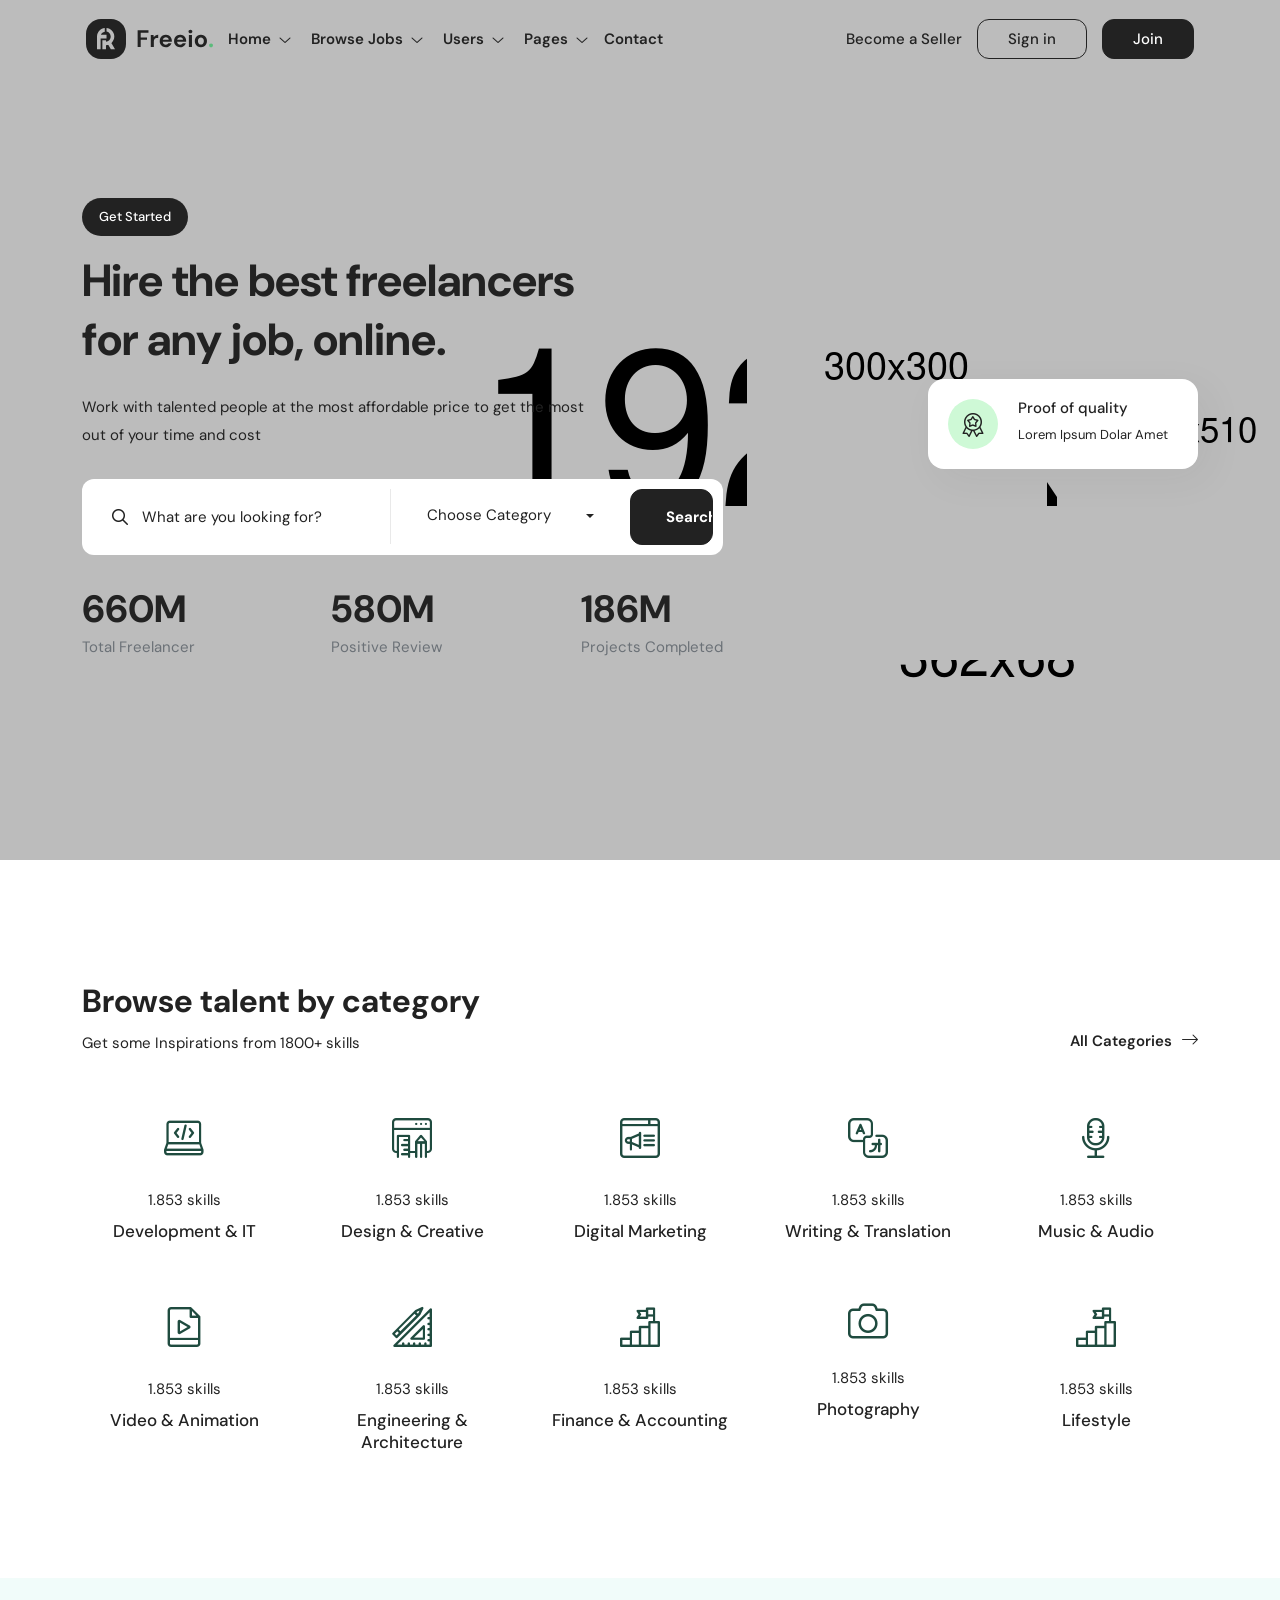
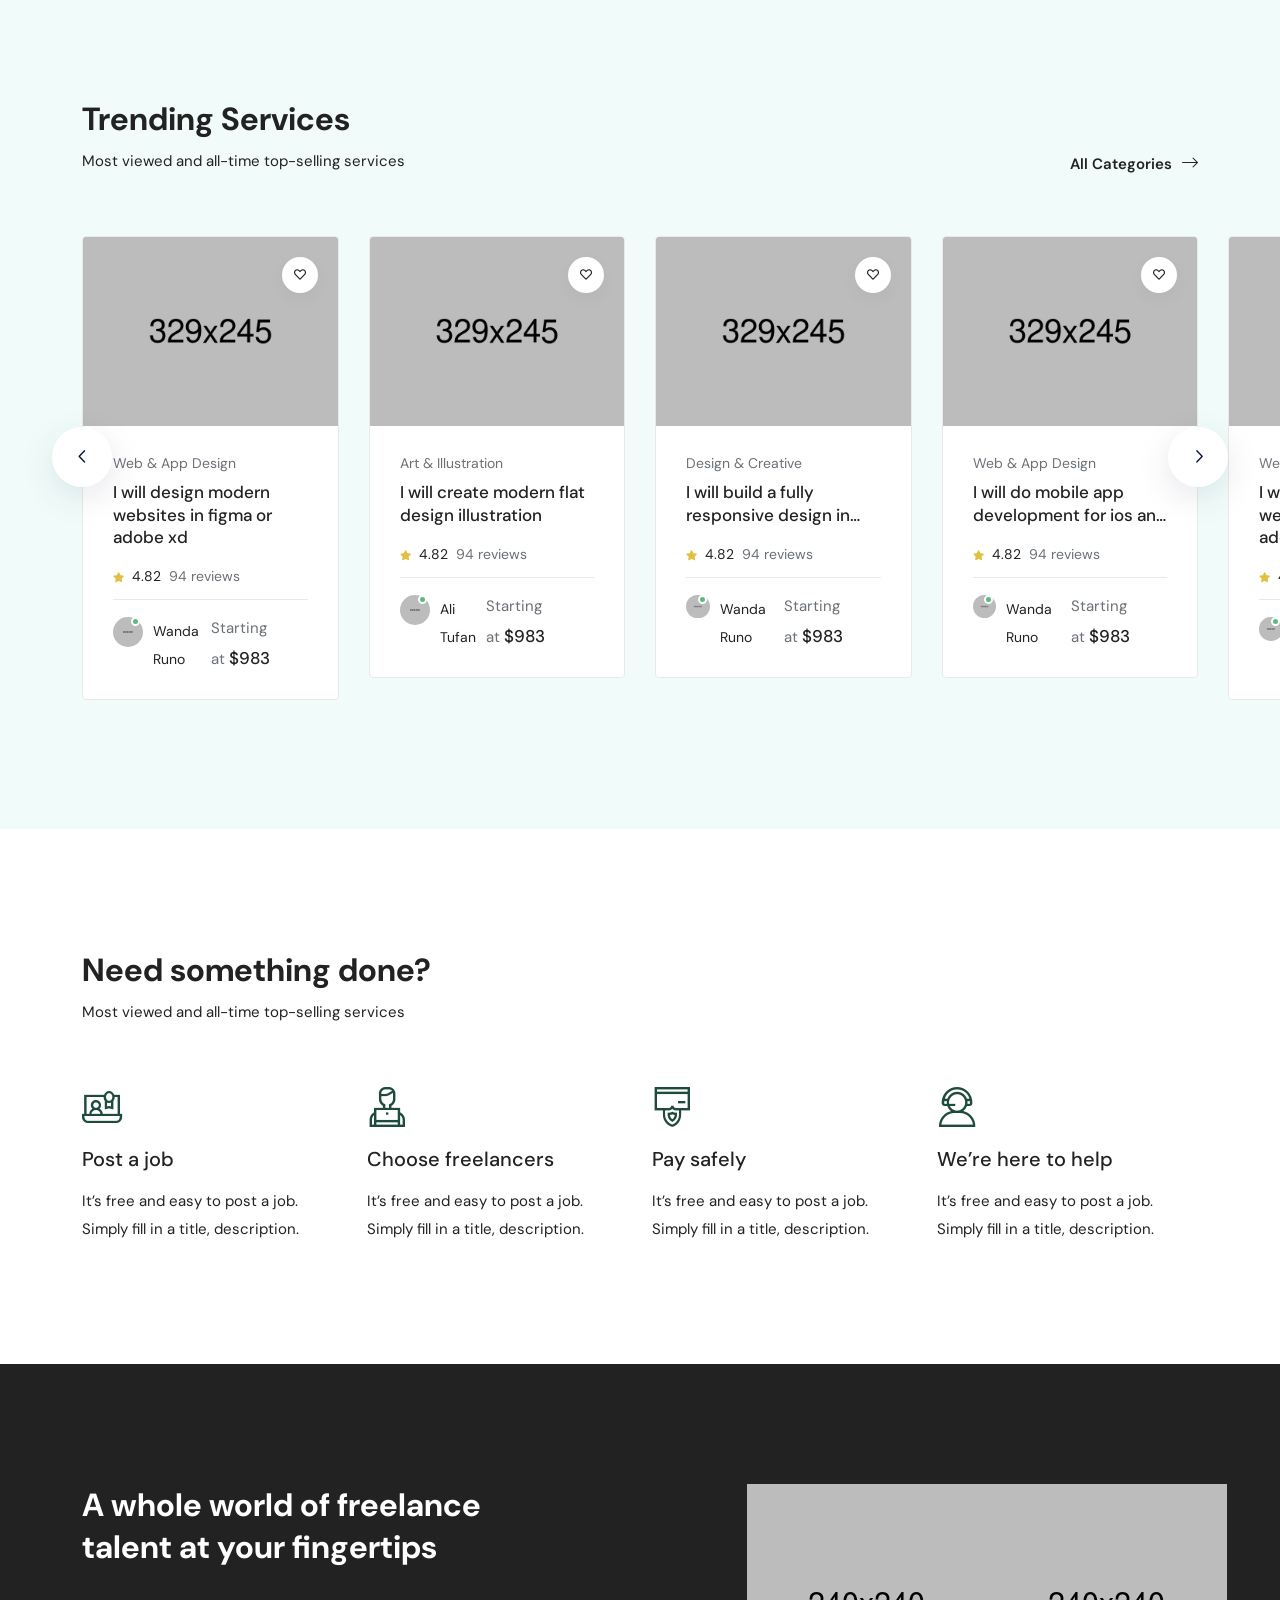
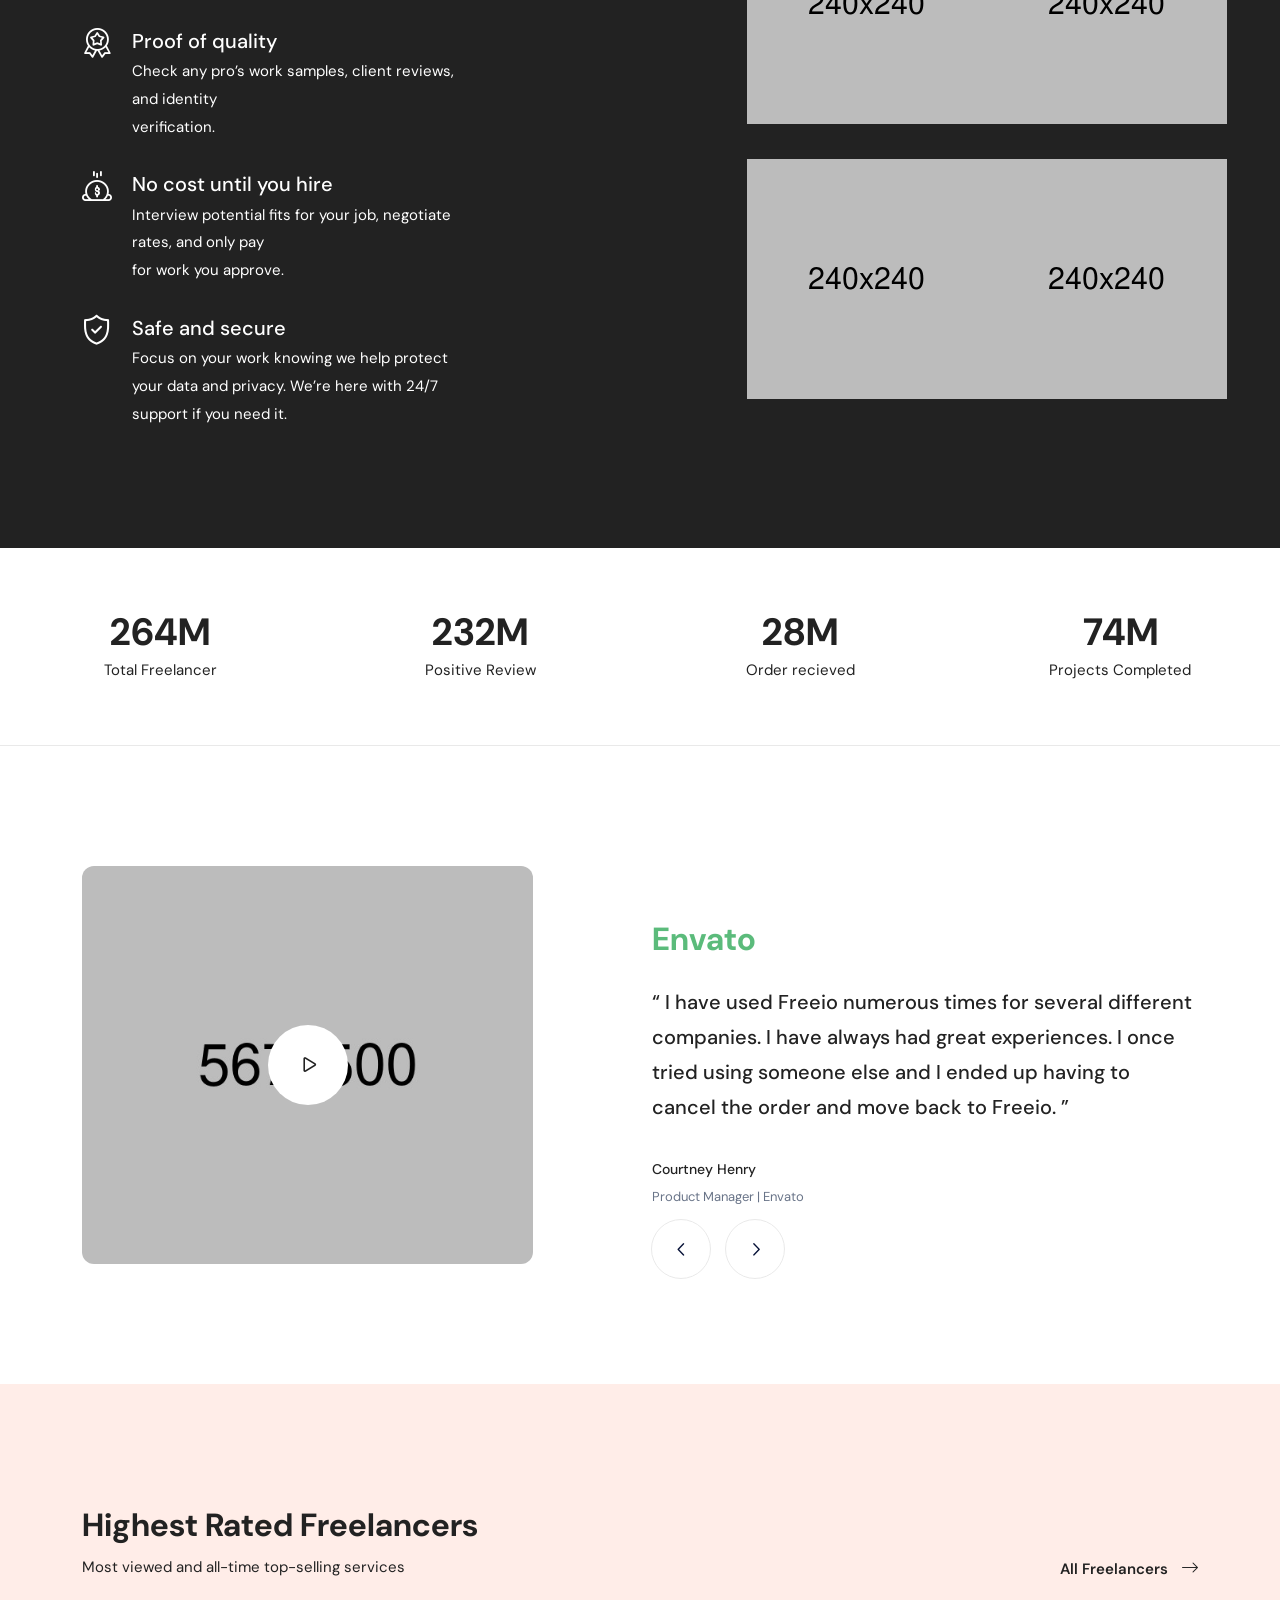
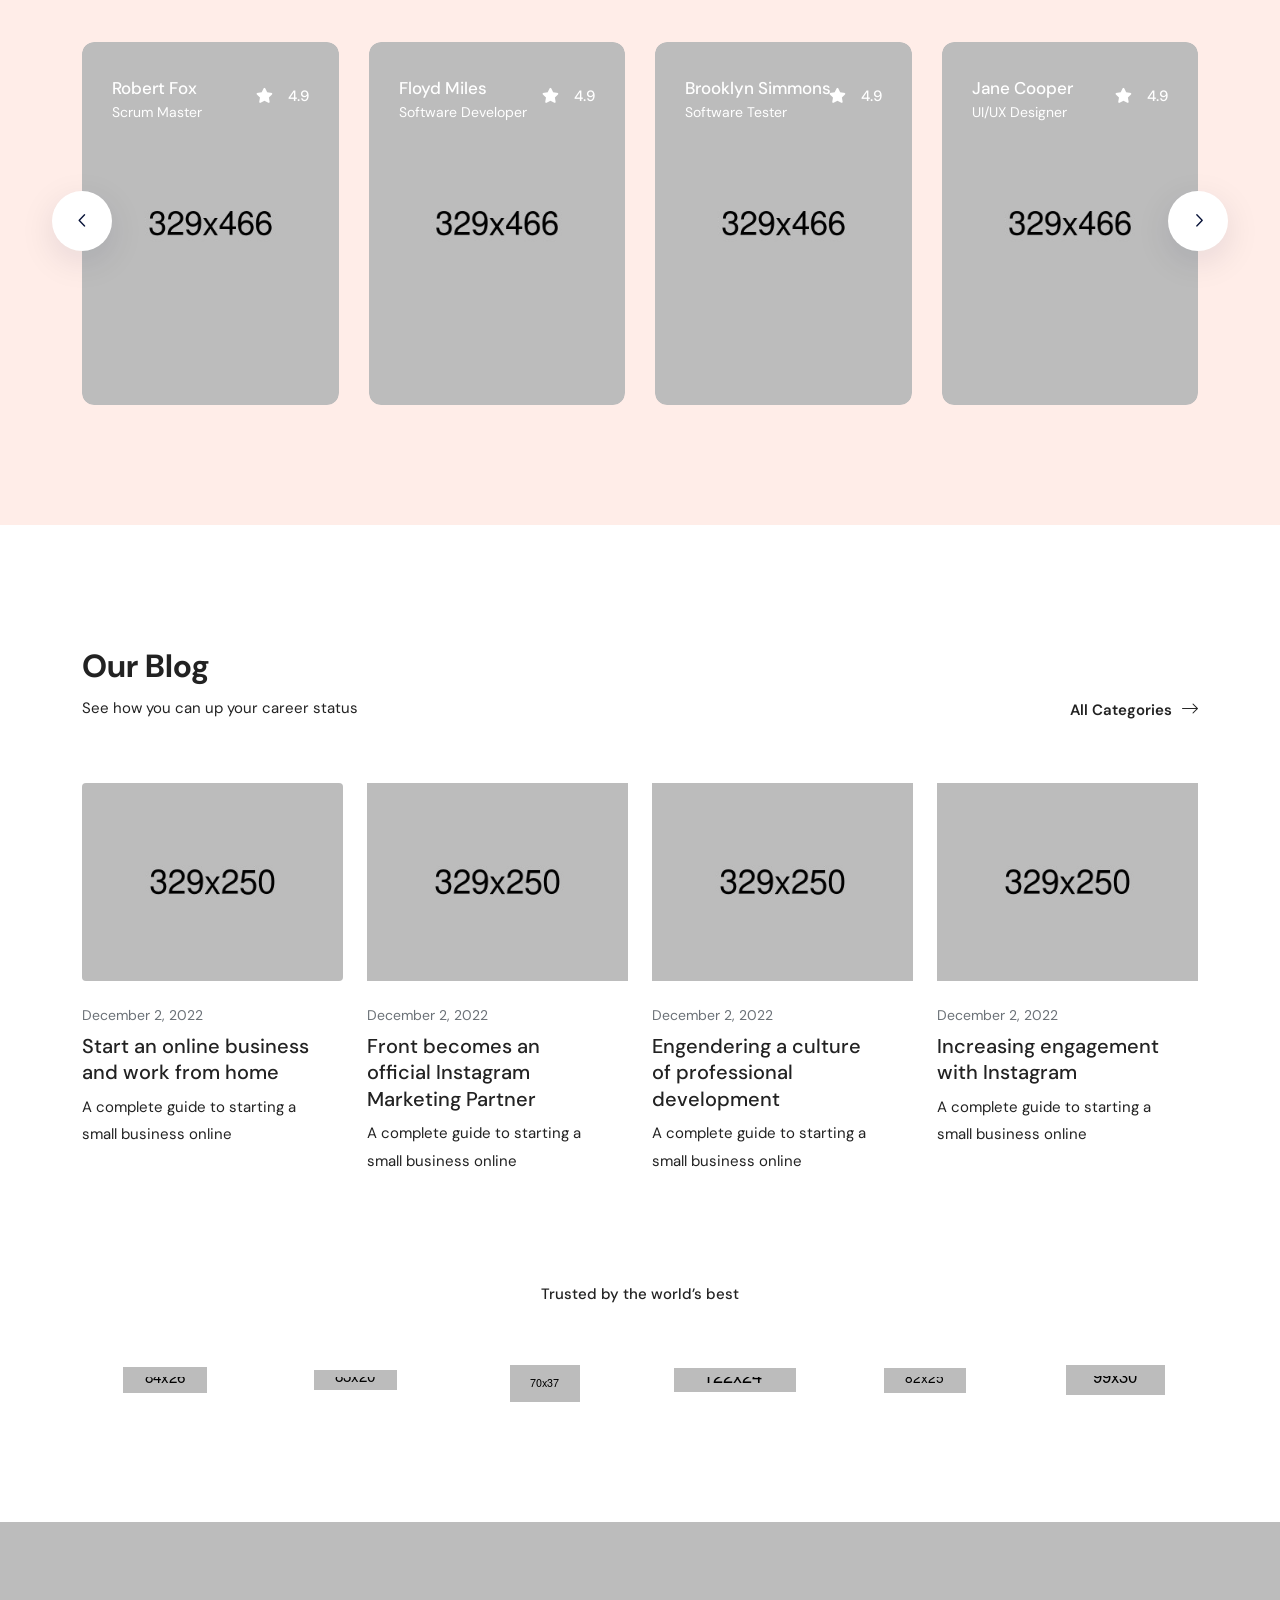
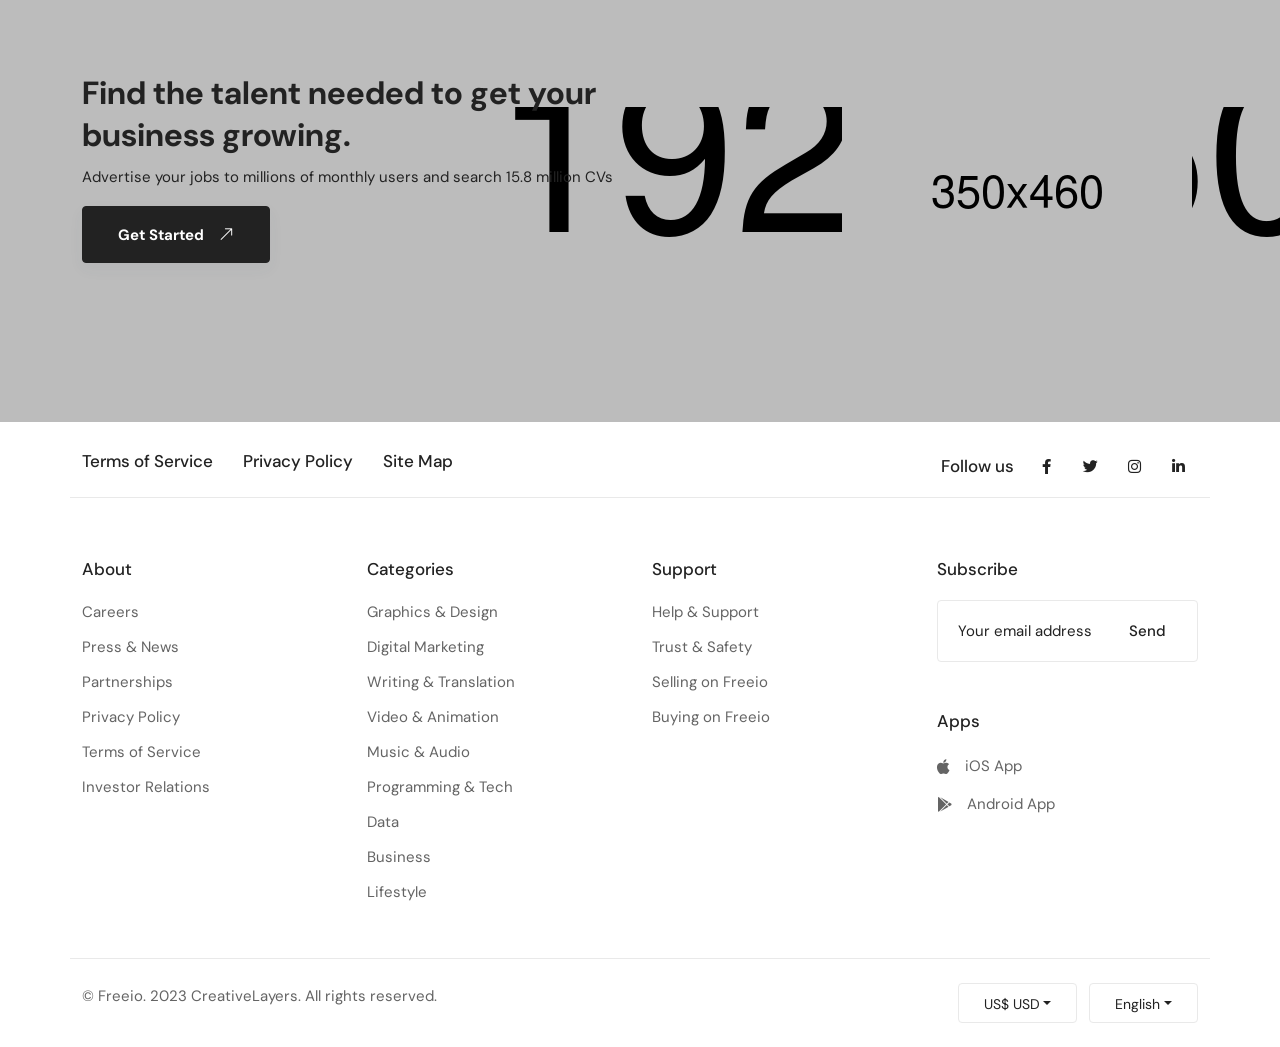
<file: main-files 2/html/index13.html>
<!DOCTYPE html>
<html dir="ltr" lang="en">
<head>
<meta charset="utf-8">
<meta http-equiv="X-UA-Compatible" content="IE=edge">
<meta name="viewport" content="width=device-width, initial-scale=1">
<meta name="keywords" content="bidding, fiverr, freelance marketplace, freelancers, freelancing, gigs, hiring, job board, job portal, job posting, jobs marketplace, peopleperhour, proposals, sell services, upwork">
<meta name="description" content="Freeio - Freelance Marketplace HTML Template">
<meta name="CreativeLayers" content="ATFN">
<!-- css file -->
<link rel="stylesheet" href="css/bootstrap.min.css">
<link rel="stylesheet" href="css/jquery-ui.min.css">
<link rel="stylesheet" href="css/ace-responsive-menu.css">
<link rel="stylesheet" href="css/menu.css">
<link rel="stylesheet" href="css/fontawesome.css">
<link rel="stylesheet" href="css/flaticon.css">
<link rel="stylesheet" href="css/bootstrap-select.min.css">
<link rel="stylesheet" href="css/animate.css">
<link rel="stylesheet" href="css/magnific-popup.css">
<link rel="stylesheet" href="css/slider.css">
<link rel="stylesheet" href="css/style.css">
<link rel="stylesheet" href="css/ud-custom-spacing.css">
<!-- Responsive stylesheet -->
<link rel="stylesheet" href="css/responsive.css">
<!-- Title -->
<title>Freeio - Freelance Marketplace HTML Template</title>
<!-- Favicon -->
<link href="images/favicon.ico" sizes="128x128" rel="shortcut icon" type="image/x-icon" />
<link href="images/favicon.ico" sizes="128x128" rel="shortcut icon" />
<!-- Apple Touch Icon -->
<link href="images/apple-touch-icon-60x60.png" sizes="60x60" rel="apple-touch-icon">
<link href="images/apple-touch-icon-72x72.png" sizes="72x72" rel="apple-touch-icon">
<link href="images/apple-touch-icon-114x114.png" sizes="114x114" rel="apple-touch-icon">
<link href="images/apple-touch-icon-180x180.png" sizes="180x180" rel="apple-touch-icon">

<!-- HTML5 shim and Respond.js for IE8 support of HTML5 elements and media queries -->
<!-- WARNING: Respond.js doesn't work if you view the page via file:// -->
<!--[if lt IE 9]>
<script src="https://oss.maxcdn.com/html5shiv/3.7.3/html5shiv.min.js"></script>
<script src="https://oss.maxcdn.com/respond/1.4.2/respond.min.js"></script>
<![endif]-->

</head>
<body>
<div class="wrapper ovh">
  <div class="preloader"></div>  
  <!-- Main Header Nav -->
  <header class="header-nav nav-homepage-style at-home3 stricky main-menu border-0">
    <!-- Ace Responsive Menu -->
    <nav class="posr"> 
      <div class="container posr">
        <div class="row align-items-center justify-content-between">
          <div class="col-auto px-0 px-xl-3">
            <div class="d-flex align-items-center justify-content-between">
              <div class="logos">
                <a class="header-logo logo1" href="index.html"><img src="images/header-logo-dark.svg" alt="Header Logo"></a>
                <a class="header-logo logo2" href="index.html"><img src="images/header-logo-dark.svg" alt="Header Logo"></a>
              </div>
              <!-- Responsive Menu Structure-->
              <ul id="respMenu" class="ace-responsive-menu" data-menu-style="horizontal">
                <li class="visible_list"> <a class="list-item" href="#"><span class="title">Home</span></a>
                  <!-- Level Two-->
                  <ul>
                    <li><a href="index.html">Home V1</a></li>
                    <li><a href="index2.html">Home V2</a></li>
                    <li><a href="index3.html">Home V3</a></li>
                    <li><a href="index4.html">Home V4</a></li>
                    <li><a href="index5.html">Home V5</a></li>
                    <li><a href="index6.html">Home V6</a></li>
                    <li><a href="index7.html">Home V7</a></li>
                    <li><a href="index8.html">Home V8</a></li>
                    <li><a href="index9.html">Home V9</a></li>
                    <li><a href="index10.html">Home V10</a></li>
                    <li><a href="index11.html">Home V11</a></li>
                    <li><a href="index12.html">Home V12</a></li>
                    <li><a href="index13.html">Home V13</a></li>
                    <li><a href="index14.html">Home V14</a></li>
                    <li><a href="index15.html">Home V15</a></li>
                    <li><a href="index16.html">Home V16</a></li>
                    <li><a href="index17.html">Home V17</a></li>
                    <li><a href="index18.html">Home V18</a></li>
                    <li><a href="index19.html">Home V19</a></li>
                    <li><a href="index20.html">Home V20</a></li>
                  </ul>
                </li>
                <li class="visible_list"> <a class="list-item" href="#"><span class="title">Browse Jobs</span></a>
                  <ul >
                    <li> <a href="#"><span class="title">Services</span></a>
                      <ul>
                        <li><a href="page-service-v1.html">Service v1</a></li>
                        <li><a href="page-service-v2.html">Service v2</a></li>
                        <li><a href="page-service-v3.html">Service v3</a></li>
                        <li><a href="page-service-v4.html">Service v4</a></li>
                        <li><a href="page-service-v5.html">Service v5</a></li>
                        <li><a href="page-service-v6.html">Service v6</a></li>
                        <li><a href="page-service-v7.html">Service v7</a></li>
                        <li><a href="page-service-all.html">Service All</a></li>
                        <li><a href="page-service-single.html">Service Single</a></li>
                        <li><a href="page-service-single-v1.html">Single V1</a></li>
                        <li><a href="page-service-single-v2.html">Single V2</a></li>
                      </ul>
                    </li>
                    <li> <a href="#"><span class="title">Projects</span></a>
                      <ul>
                        <li><a href="page-project-v1.html">Project v1</a></li>
                        <li><a href="page-project-list-v1.html">List v1</a></li>
                        <li><a href="page-project-list-v2.html">List v2</a></li>
                        <li><a href="page-project-list-v3.html">List v3</a></li>
                        <li><a href="page-project-single.html">Project Single</a></li>
                        <li><a href="page-project-single-v1.html">Single V1</a></li>
                        <li><a href="page-project-single-v2.html">Single V2</a></li>
                      </ul>
                    </li>
                    <li> <a href="#"><span class="title">Job View</span></a>
                      <ul>
                        <li><a href="page-job-list-v1.html">Job list v1</a></li>
                        <li><a href="page-job-list-v2.html">Job list v2</a></li>
                        <li><a href="page-job-list-v3.html">Job list V3</a></li>
                        <li><a href="page-job-list-single.html">Job Single</a></li>
                      </ul>
                    </li>
                  </ul>
                </li>
                <li class="visible_list"> <a class="list-item" href="#"><span class="title">Users</span></a>
                  <ul>
                    <li> <a href="#"><span class="title">Dashboard</span></a>
                      <ul>
                        <li><a href="page-dashboard.html">Dashboard</a></li>
                        <li><a href="page-dashboard-proposal.html">Proposal</a></li>
                        <li><a href="page-dashboard-save.html">Saved</a></li>
                        <li><a href="page-dashboard-message.html">Message</a></li>
                        <li><a href="page-dashboard-reviews.html">Reviews</a></li>
                        <li><a href="page-dashboard-invoice.html">Invoice</a></li>
                        <li><a href="page-dashboard-payouts.html">Payouts</a></li>
                        <li><a href="page-dashboard-statement.html">Statement</a></li>
                        <li><a href="page-dashboard-manage-service.html">Manage Service</a></li>
                        <li><a href="page-dashboard-add-service.html">Add Services</a></li>
                        <li><a href="page-dashboard-manage-jobs.html">Manage Jobs</a></li>
                        <li><a href="page-dashboard-manage-project.html">Manage Project</a></li>
                        <li><a href="page-dashboard-create-project.html">Create Project</a></li>
                        <li><a href="page-dashboard-profile.html">My Profile</a></li>
                      </ul>
                    </li>
                    <li> <a href="#"><span class="title">Employee</span></a>
                      <ul>
                        <li><a href="page-employee-v1.html">Employee V1</a></li>
                        <li><a href="page-employee-v2.html">Employee V2</a></li>
                        <li><a href="page-employee-single.html">Employee Single</a></li>
                      </ul>
                    </li>
                    <li> <a href="#"><span class="title">Freelancer</span></a>
                      <ul>
                        <li><a href="page-freelancer-v1.html">Freelancer V1</a></li>
                        <li><a href="page-freelancer-v2.html">Freelancer V2</a></li>
                        <li><a href="page-freelancer-v3.html">Freelancer V3</a></li>
                        <li><a href="page-freelancer-list-v1.html">List V1</a></li>
                        <li><a href="page-freelancer-list-v2.html">List V2</a></li>
                        <li><a href="page-freelancer-list-v3.html">List V3</a></li>
                        <li><a href="page-freelancer-single.html">Freelancer Single</a></li>
                        <li><a href="page-freelancer-single-v1.html">Single V1</a></li>
                        <li><a href="page-freelancer-single-v2.html">Single V2</a></li>
                      </ul>
                    </li>
                    <li> <a href="page-become-seller.html"><span class="title">Become Seller</span></a></li>
                  </ul>
                </li>
                <li class="visible_list"> <a class="list-item" href="#"><span class="title">Pages</span></a>
                  <ul>
                    <li> <a href="#"><span class="title">About</span></a>
                      <ul>
                        <li><a href="page-about.html">About v1</a></li>
                        <li><a href="page-about-v2.html">About v2</a></li>
                      </ul>
                    </li>
                    <li> <a href="#"><span class="title">Blog</span></a>
                      <ul>
                        <li><a href="page-blog-v1.html">List V1</a></li>
                        <li><a href="page-blog-v2.html">List V2</a></li>
                        <li><a href="page-blog-v3.html">List V3</a></li>
                        <li><a href="page-blog-single.html">Single</a></li>
                      </ul>
                    </li>
                    <li> <a href="#"><span class="title">Shop</span></a>
                      <ul>
                        <li><a href="page-shop.html">List</a></li>
                        <li><a href="page-shop-single.html">Single</a></li>
                        <li><a href="page-shop-cart.html">Cart</a></li>
                        <li><a href="page-shop-checkout.html">Checkout</a></li>
                        <li><a href="page-shop-order.html">Order</a></li>
                      </ul>
                    </li>
                    <li><a href="page-contact.html">Contact</a></li>
                    <li><a href="page-error.html">404</a></li>
                    <li><a href="page-faq.html">Faq</a></li>
                    <li><a href="page-help.html">Help</a></li>
                    <li><a href="page-invoice.html">Invoices</a></li>
                    <li><a href="page-login.html">Login</a></li>
                    <li><a href="page-pricing.html">Pricing</a></li>
                    <li><a href="page-register.html">Register</a></li>
                    <li><a href="page-terms.html">Terms</a></li>
                    <li><a href="page-ui-element.html">UI Elements</a></li>
                  </ul>
                </li>
                <li> <a class="list-item pe-0" href="page-contact.html">Contact</a></li>
              </ul>
            </div>
          </div>
          <div class="col-auto pe-0 pe-xl-3">
            <div class="d-flex align-items-center">
              <a class="login-info mx15-xl mx30" href="page-become-seller.html"><span class="d-none d-xl-inline-block">Become a</span> Seller</a>
              <a class="login-info mr15-xl mr10 ud-btn btn-dark add-joining bdrs12 dark-color bg-transparent" href="page-login.html">Sign in</a>
              <a class="ud-btn btn-dark add-joining bdrs12 text-white" href="page-register.html">Join</a>
            </div>
          </div>
        </div>
      </div>
    </nav>
  </header>

  <div class="hiddenbar-body-ovelay"></div>

  <!-- Mobile Nav  -->
  <div id="page" class="mobilie_header_nav stylehome1">
    <div class="mobile-menu">
      <div class="header bdrb1">
        <div class="menu_and_widgets">
          <div class="mobile_menu_bar d-flex justify-content-between align-items-center">
            <a class="mobile_logo" href="#"><img src="images/header-logo-dark.svg" alt=""></a>
            <div class="right-side text-end">
              <a class="" href="page-login.html">join</a>
              <a class="menubar ml30" href="#menu"><img src="images/mobile-dark-nav-icon.svg" alt=""></a>
            </div>
          </div>
        </div>
        <div class="posr"><div class="mobile_menu_close_btn"><span class="far fa-times"></span></div></div>
      </div>
    </div>
    <!-- /.mobile-menu -->
    <nav id="menu" class="">
      <ul>
        <li><span>Home</span>
          <ul>
            <li><a href="index.html">Home V1</a></li>
            <li><a href="index2.html">Home V2</a></li>
            <li><a href="index3.html">Home V3</a></li>
            <li><a href="index4.html">Home V4</a></li>
            <li><a href="index5.html">Home V5</a></li>
            <li><a href="index6.html">Home V6</a></li>
            <li><a href="index7.html">Home V7</a></li>
            <li><a href="index8.html">Home V8</a></li>
            <li><a href="index9.html">Home V9</a></li>
            <li><a href="index10.html">Home V10</a></li>
            <li><a href="index11.html">Home V11</a></li>
            <li><a href="index12.html">Home V12</a></li>
            <li><a href="index13.html">Home V13</a></li>
            <li><a href="index14.html">Home V14</a></li>
            <li><a href="index15.html">Home V15</a></li>
            <li><a href="index16.html">Home V16</a></li>
            <li><a href="index17.html">Home V17</a></li>
            <li><a href="index18.html">Home V18</a></li>
            <li><a href="index19.html">Home V19</a></li>
            <li><a href="index20.html">Home V20</a></li>
          </ul>
        </li>
        <li><span>Browse Jobs</span>
          <ul>
            <li><span>Services</span>
              <ul>
                <li><a href="page-service-v1.html">Service v1</a></li>
                <li><a href="page-service-v2.html">Service v2</a></li>
                <li><a href="page-service-v3.html">Service v3</a></li>
                <li><a href="page-service-v4.html">Service v4</a></li>
                <li><a href="page-service-v5.html">Service v5</a></li>
                <li><a href="page-service-v6.html">Service v6</a></li>
                <li><a href="page-service-v7.html">Service v7</a></li>
                <li><a href="page-service-all.html">Service All</a></li>
                <li><a href="page-service-single.html">Service Single</a></li>
                <li><a href="page-service-single-v1.html">Single V1</a></li>
                <li><a href="page-service-single-v2.html">Single V2</a></li>
              </ul>
            </li>
            <li><span>Projects</span>
              <ul>
                <li><a href="page-project-v1.html">Project v1</a></li>
                <li><a href="page-project-list-v1.html">List v1</a></li>
                <li><a href="page-project-list-v2.html">List v2</a></li>
                <li><a href="page-project-list-v3.html">List v3</a></li>
                <li><a href="page-project-single.html">Project Single</a></li>
                <li><a href="page-project-single-v1.html">Single V1</a></li>
                <li><a href="page-project-single-v2.html">Single V2</a></li>
              </ul>
            </li>
            <li><span>Job View</span>
              <ul>
                <li><a href="page-job-list-v1.html">Job list v1</a></li>
                <li><a href="page-job-list-v2.html">Job list v2</a></li>
                <li><a href="page-job-list-v3.html">Job list V3</a></li>
                <li><a href="page-job-list-single.html">Job Single</a></li>
              </ul>
            </li>
          </ul>
        </li>
        <li><span>Users</span>
          <ul>
            <li><span>Dashboard</span>
              <ul>
                <li><a href="page-dashboard.html">Dashboard</a></li>
                <li><a href="page-dashboard-proposal.html">Proposal</a></li>
                <li><a href="page-dashboard-save.html">Saved</a></li>
                <li><a href="page-dashboard-message.html">Message</a></li>
                <li><a href="page-dashboard-reviews.html">Reviews</a></li>
                <li><a href="page-dashboard-invoice.html">Invoice</a></li>
                <li><a href="page-dashboard-payouts.html">Payouts</a></li>
                <li><a href="page-dashboard-statement.html">Statement</a></li>
                <li><a href="page-dashboard-manage-service.html">Manage Service</a></li>
                <li><a href="page-dashboard-add-service.html">Add Services</a></li>
                <li><a href="page-dashboard-manage-jobs.html">Manage Jobs</a></li>
                <li><a href="page-dashboard-manage-project.html">Manage Project</a></li>
                <li><a href="page-dashboard-create-project.html">Create Project</a></li>
                <li><a href="page-dashboard-profile.html">My Profile</a></li>
              </ul>
            </li>
            <li><span>Employee</span>
              <ul>
                <li><a href="page-employee-v1.html">Employee V1</a></li>
                <li><a href="page-employee-v2.html">Employee V2</a></li>
                <li><a href="page-employee-single.html">Employee Single</a></li>
              </ul>
            </li>
            <li><span>Freelancer</span>
              <ul>
                <li><a href="page-freelancer-v1.html">Freelancer V1</a></li>
                <li><a href="page-freelancer-v2.html">Freelancer V2</a></li>
                <li><a href="page-freelancer-v3.html">Freelancer V3</a></li>
                <li><a href="page-freelancer-list-v1.html">List V1</a></li>
                <li><a href="page-freelancer-list-v2.html">List V2</a></li>
                <li><a href="page-freelancer-list-v3.html">List V3</a></li>
                <li><a href="page-freelancer-single.html">Freelancer Single</a></li>
                <li><a href="page-freelancer-single-v1.html">Single V1</a></li>
                <li><a href="page-freelancer-single-v2.html">Single V2</a></li>
              </ul>
            </li>
            <li><a href="page-become-seller.html">Become Seller</a></li>
          </ul>
        </li>
        <li><span>Pages</span>
          <ul>
            <li><span>About</span>
              <ul>
                <li><a href="page-about.html">About v1</a></li>
                <li><a href="page-about-v2.html">About v2</a></li>
              </ul>
            </li>
            <li><span>Shop</span>
              <ul>
                <li><a href="page-shop.html">List</a></li>
                <li><a href="page-shop-single.html">Single</a></li>
                <li><a href="page-shop-cart.html">Cart</a></li>
                <li><a href="page-shop-checkout.html">Checkout</a></li>
                <li><a href="page-shop-order.html">Order</a></li>
              </ul>
            </li>
            <li><a href="page-contact.html">Contact</a></li>
            <li><a href="page-error.html">404</a></li>
            <li><a href="page-faq.html">Faq</a></li>
            <li><a href="page-help.html">Help</a></li>
            <li><a href="page-invoice.html">Invoices</a></li>
            <li><a href="page-login.html">Login</a></li>
            <li><a href="page-pricing.html">Pricing</a></li>
            <li><a href="page-register.html">Register</a></li>
            <li><a href="page-terms.html">Terms</a></li>
            <li><a href="page-ui-element.html">UI Elements</a></li>
          </ul>
        </li>
        <li><span>Blog</span>
          <ul>
            <li><a href="page-blog-v1.html">List V1</a></li>
            <li><a href="page-blog-v2.html">List V2</a></li>
            <li><a href="page-blog-v3.html">List V3</a></li>
            <li><a href="page-blog-single.html">Single</a></li>
          </ul>
        </li>
        <!-- Only for Mobile View -->
      </ul>
    </nav>
  </div>

  <div class="body_content">
    <!-- Home Banner Style V1 -->
    <section class="hero-home13 overflow-hidden">
      <div class="container">
        <div class="row align-items-center">
          <div class="col-xl-7">
            <div class="home13-hero-content">
              <span class="d-inline-block tag animate-up-1 mb15 text-white">Get Started</span>
              <h1 class="animate-up-1 mb25">Hire the best freelancers <br class="d-none d-xl-block">for any job, online.</h1>
              <p class="text animate-up-2">Work with talented people at the most affordable price to get the most <br class="d-none d-lg-block">out of your time and cost</p>
              <div class="advance-search-tab bgc-white p10 bdrs4-sm bdrs12 banner-btn position-relative zi1 animate-up-3 mt30">
                <div class="row">
                  <div class="col-md-5 col-lg-6 col-xl-6">
                    <div class="advance-search-field mb10-sm bdrr1 bdrn-sm">
                      <form class="form-search position-relative">
                        <div class="box-search">
                          <span class="icon far fa-magnifying-glass"></span>
                          <input class="form-control" type="text" name="search" placeholder="What are you looking for?">
                          <div class="search-suggestions">
                            <h6 class="fz14 ml30 mt25 mb-3">Popular Search</h6>
                            <div class="box-suggestions">
                              <ul class="px-0 m-0 pb-4">
                                <li>
                                  <div class="info-product">
                                    <div class="item_title">mobile app development</div>
                                  </div>
                                </li>
                                <li>
                                  <div class="info-product">
                                    <div class="item_title">mobile app builder</div>
                                  </div>
                                </li>
                                <li>
                                  <div class="info-product">
                                    <div class="item_title">mobile legends</div>
                                  </div>
                                </li>
                                <li>
                                  <div class="info-product">
                                    <div class="item_title">mobile app ui ux design</div>
                                  </div>
                                </li>
                                <li>
                                  <div class="info-product">
                                    <div class="item_title">mobile game app development</div>
                                  </div>
                                </li>
                                <li>
                                  <div class="info-product">
                                    <div class="item_title">mobile app design</div>
                                  </div>
                                </li>
                              </ul>
                            </div>
                          </div>
                        </div>
                      </form>
                    </div>
                  </div>
                  <div class="col-md-4 col-lg-4 col-xl-4">
                    <div class="bselect-style1">
                      <select class="selectpicker" data-width="100%">
                        <option>Choose Category</option>
                        <option data-tokens="Graphics&Design">Graphics & Design</option>
                        <option data-tokens="DigitlMarketing">Digital Marketing</option>
                        <option data-tokens="Writing&Translation">Writing & Translation</option>
                        <option data-tokens="Video&Animation">Video & Animation</option>
                        <option data-tokens="Music&Audio">Music & Audio</option>
                        <option data-tokens="Programming&Tech">Programming & Tech</option>
                      </select>
                    </div>
                  </div>
                  <div class="col-md-3 col-lg-2 col-xl-2">
                    <div class="text-center text-xl-start">
                      <button class="ud-btn btn-dark w-100 bdrs12" type="button">Search</button>
                    </div>
                  </div>
                </div>
              </div>
              <div class="row mt30 justify-content-between animate-up-4">
                <div class="col-6 col-sm-3 funfact_one">
                  <div class="details">
                    <ul class="ps-0 mb-0 d-flex">
                      <li><div class="timer">834</div></li>
                      <li><span>M</span></li>
                    </ul>
                    <p class="mb-0">Total Freelancer</p>
                  </div>
                </div>
                <div class="col-6 col-sm-3 funfact_one">
                  <div class="details">
                    <ul class="ps-0 mb-0 d-flex">
                      <li><div class="timer">732</div></li>
                      <li><span>M</span></li>
                    </ul>
                    <p class="mb-0">Positive Review</p>
                  </div>
                </div>
                <div class="col-6 col-sm-3 funfact_one">
                  <div class="details">
                    <ul class="ps-0 mb-0 d-flex">
                      <li><div class="timer">236</div></li>
                      <li><span>M</span></li>
                    </ul>
                    <p class="mb-0">Projects Completed</p>
                  </div>
                </div>
              </div>
            </div>
          </div>
          <div class="col-xl-5 d-none d-xl-block">
            <div class="home13-hero-img position-relative">
              <div class="position-relative">
                <div class="d-flex align-items-center">
                  <div>
                    <img class="img-1 mb10" src="images/about/home13-hero-img-1.png" alt="">
                    <img class="img-2" src="images/about/home13-hero-img-2.png" alt="">
                  </div>
                  <div class="ml10">
                    <img class="img-3" src="images/about/home13-hero-img-3.png" alt="">
                    <img class="img-4 bounce-x" src="images/about/happy-client.png" alt="">
                  </div>
                </div>
              </div>
              <div class="iconbox-small1 text-start d-flex wow fadeInRight default-box-shadow4 bounce-x animate-up-1">
                <span class="icon flaticon-badge"></span>
                <div class="details pl20">
                  <h6 class="mb-1">Proof of quality</h6>
                  <p class="text fz13 mb-0">Lorem Ipsum Dolar Amet</p>
                </div>
              </div>
            </div>
          </div>
        </div>
      </div>
    </section>

    <!-- Browse talent by category -->
    <section class="pb40-md pb60">
      <div class="container">
        <div class="row align-items-center wow fadeInUp" data-wow-delay="300ms">
          <div class="col-lg-9">
            <div class="main-title2">
              <h2 class="title">Browse talent by category</h2>
              <p class="paragraph">Get some Inspirations from 1800+ skills</p>
            </div>
          </div>
          <div class="col-lg-3">
            <div class="text-start text-lg-end mb-4 mb-lg-3">
              <a class="ud-btn2" href="page-service-single.html">All Categories<i class="fal fa-arrow-right-long"></i></a>
            </div>
          </div>
        </div>
        <div class="row row-cols-2 row-cols-md-3 row-cols-lg-4 row-cols-xl-5 d-none d-lg-flex wow fadeInUp">
          <div class="col">
            <div class="iconbox-style1 at-home13-v1 text-center px-0 pt-0">
              <div class="icon"><span class="flaticon-developer"></span></div>
              <div class="details mt20">
                <p class="text mb5">1.853 skills</p>
                <h5 class="title">Development & IT</h5>
              </div>
            </div>
          </div>
          <div class="col">
            <div class="iconbox-style1 at-home13-v1 text-center px-0 pt-0">
              <div class="icon"><span class="flaticon-web-design-1"></span></div>
              <div class="details mt20">
                <p class="text mb5">1.853 skills</p>
                <h5 class="title">Design & Creative</h5>
              </div>
            </div>
          </div>
          <div class="col">
            <div class="iconbox-style1 at-home13-v1 text-center px-0 pt-0">
              <div class="icon"><span class="flaticon-digital-marketing"></span></div>
              <div class="details mt20">
                <p class="text mb5">1.853 skills</p>
                <h5 class="title">Digital Marketing</h5>
              </div>
            </div>
          </div>
          <div class="col">
            <div class="iconbox-style1 at-home13-v1 text-center px-0 pt-0">
              <div class="icon"><span class="flaticon-translator"></span></div>
              <div class="details mt20">
                <p class="text mb5">1.853 skills</p>
                <h5 class="title">Writing & Translation</h5>
              </div>
            </div>
          </div>
          <div class="col">
            <div class="iconbox-style1 at-home13-v1 text-center px-0 pt-0">
              <div class="icon"><span class="flaticon-microphone"></span></div>
              <div class="details mt20">
                <p class="text mb5">1.853 skills</p>
                <h5 class="title">Music & Audio</h5>
              </div>
            </div>
          </div>
          <div class="col">
            <div class="iconbox-style1 at-home13-v1 text-center px-0 pt-0">
              <div class="icon"><span class="flaticon-video-file"></span></div>
              <div class="details mt20">
                <p class="text mb5">1.853 skills</p>
                <h5 class="title">Video & Animation</h5>
              </div>
            </div>
          </div>
          <div class="col">
            <div class="iconbox-style1 at-home13-v1 text-center px-0 pt-0">
              <div class="icon"><span class="flaticon-ruler"></span></div>
              <div class="details mt20">
                <p class="text mb5">1.853 skills</p>
                <h5 class="title">Engineering & Architecture</h5>
              </div>
            </div>
          </div>
          <div class="col">
            <div class="iconbox-style1 at-home13-v1 text-center px-0 pt-0">
              <div class="icon"><span class="flaticon-goal"></span></div>
              <div class="details mt20">
                <p class="text mb5">1.853 skills</p>
                <h5 class="title">Finance & Accounting</h5>
              </div>
            </div>
          </div>
          <div class="col">
            <div class="iconbox-style1 at-home13-v1 text-center px-0 pt-0">
              <div class="icon"><span class="fa-light fa-camera fa-fw"></span></div>
              <div class="details mt20">
                <p class="text mb5">1.853 skills</p>
                <h5 class="title">Photography</h5>
              </div>
            </div>
          </div>
          <div class="col">
            <div class="iconbox-style1 at-home13-v1 text-center px-0 pt-0">
              <div class="icon"><span class="flaticon-goal"></span></div>
              <div class="details mt20">
                <p class="text mb5">1.853 skills</p>
                <h5 class="title">Lifestyle</h5>
              </div>
            </div>
          </div>
        </div>
        <div class="row d-block d-lg-none">
          <div class="col-lg-12">
            <div class="slider-outer-dib navi_pagi_top_right slider-5-grid owl-carousel owl-theme wow fadeInUp">
              <div class="item">
                <div class="iconbox-style1 bdr1">
                  <div class="icon"><span class="flaticon-developer"></span></div>
                  <div class="details mt20">
                    <p class="text mb5">1.853 skills</p>
                    <h4 class="title">Development & IT</h4>
                    <p class="mb-0">Software Engineer, Web / Mobile Developer & More</p>
                  </div>
                </div>
              </div>
              <div class="item">
                <div class="iconbox-style1 bdr1">
                  <div class="icon"><span class="flaticon-web-design-1"></span></div>
                  <div class="details mt20">
                    <p class="text mb5">1.853 skills</p>
                    <h4 class="title">Design & Creative</h4>
                    <p class="mb-0">Software Engineer, Web / Mobile Developer & More</p>
                  </div>
                </div>
              </div>
              <div class="item">
                <div class="iconbox-style1 bdr1">
                  <div class="icon"><span class="flaticon-digital-marketing"></span></div>
                  <div class="details mt20">
                    <p class="text mb5">1.853 skills</p>
                    <h4 class="title">Digital Marketing</h4>
                    <p class="mb-0">Software Engineer, Web / Mobile Developer & More</p>
                  </div>
                </div>
              </div>
              <div class="item">
                <div class="iconbox-style1 bdr1">
                  <div class="icon"><span class="flaticon-translator"></span></div>
                  <div class="details mt20">
                    <p class="text mb5">1.853 skills</p>
                    <h4 class="title">Writing & Translation</h4>
                    <p class="mb-0">Software Engineer, Web / Mobile Developer & More</p>
                  </div>
                </div>
              </div>
              <div class="item">
                <div class="iconbox-style1 bdr1">
                  <div class="icon"><span class="flaticon-microphone"></span></div>
                  <div class="details mt20">
                    <p class="text mb5">1.853 skills</p>
                    <h4 class="title">Music & Audio</h4>
                    <p class="mb-0">Software Engineer, Web / Mobile Developer & More</p>
                  </div>
                </div>
              </div>
              <div class="item">
                <div class="iconbox-style1 bdr1">
                  <div class="icon"><span class="flaticon-video-file"></span></div>
                  <div class="details mt20">
                    <p class="text mb5">1.853 skills</p>
                    <h4 class="title">Video & Animation</h4>
                    <p class="mb-0">Software Engineer, Web / Mobile Developer & More</p>
                  </div>
                </div>
              </div>
              <div class="item">
                <div class="iconbox-style1 bdr1">
                  <div class="icon"><span class="flaticon-ruler"></span></div>
                  <div class="details mt20">
                    <p class="text mb5">1.853 skills</p>
                    <h4 class="title">Engineering & Architecture</h4>
                    <p class="mb-0">Software Engineer, Web / Mobile Developer & More</p>
                  </div>
                </div>
              </div>
              <div class="item">
                <div class="iconbox-style1 bdr1">
                  <div class="icon"><span class="flaticon-goal"></span></div>
                  <div class="details mt20">
                    <p class="text mb5">1.853 skills</p>
                    <h4 class="title">Finance & Accounting</h4>
                    <p class="mb-0">Software Engineer, Web / Mobile Developer & More</p>
                  </div>
                </div>
              </div>
            </div>
          </div>
        </div>
      </div>
    </section>

    <!-- Trending Services -->
    <section class="pb90 pb30-md bgc-thm3">
      <div class="container">
        <div class="row align-items-center wow fadeInUp">
          <div class="col-lg-9">
            <div class="main-title">
              <h2 class="title">Trending Services</h2>
              <p class="paragraph">Most viewed and all-time top-selling services</p>
            </div>
          </div>
          <div class="col-lg-3">
            <div class="text-start text-lg-end mb-4 mb-lg-2">
              <a class="ud-btn2" href="page-service-single.html">All Categories<i class="fal fa-arrow-right-long"></i></a>
            </div>
          </div>
        </div>
        <div class="row">
          <div class="col-lg-12">
            <div class="slider-outer-dib vam_nav_style dots_none slider-4-grid2 owl-carousel owl-theme wow fadeInUp" data-wow-delay="300ms">
              <div class="item">
                <div class="listing-style1">
                  <div class="list-thumb">
                    <img class="w-100" src="images/listings/g-1.jpg" alt="">
                    <a href="" class="listing-fav fz12"><span class="far fa-heart"></span></a>
                  </div>
                  <div class="list-content">
                    <p class="list-text body-color fz14 mb-1">Web & App Design</p>
                    <h5 class="list-title"><a href="page-services-single.html">I will design modern websites in figma or adobe xd</a></h5>
                    <div class="review-meta d-flex align-items-center">
                      <i class="fas fa-star fz10 review-color me-2"></i>
                      <p class="mb-0 body-color fz14"><span class="dark-color me-2">4.82</span>94 reviews</p>
                    </div>
                    <hr class="my-2">
                    <div class="list-meta d-flex justify-content-between align-items-center mt15">
                      <a class="d-flex" href="">
                        <span class="position-relative mr10">
                          <img class="rounded-circle wa" src="images/team/fl-s-1.png" alt="Freelancer Photo">
                          <span class="online-badges"></span>
                        </span>
                        <span class="fz14">Wanda Runo</span>
                      </a>
                      <div class="budget">
                        <p class="mb-0 body-color">Starting at<span class="fz17 fw500 dark-color ms-1">$983</span></p>
                      </div>
                    </div>
                  </div>
                </div>
              </div>
              <div class="item">
                <div class="listing-style1">
                  <div class="list-thumb">
                    <img class="w-100" src="images/listings/g-2.jpg" alt="">
                    <a href="" class="listing-fav fz12"><span class="far fa-heart"></span></a>
                  </div>
                  <div class="list-content">
                    <p class="list-text body-color fz14 mb-1">Art & Illustration</p>
                    <h5 class="list-title"><a href="page-services-single.html">I will create modern flat design illustration</a></h5>
                    <div class="review-meta d-flex align-items-center">
                      <i class="fas fa-star fz10 review-color me-2"></i>
                      <p class="mb-0 body-color fz14"><span class="dark-color me-2">4.82</span>94 reviews</p>
                    </div>
                    <hr class="my-2">
                    <div class="list-meta d-flex justify-content-between align-items-center mt15">
                      <a class="d-flex" href="">
                        <span class="position-relative mr10">
                          <img class="rounded-circle wa" src="images/team/fl-s-2.png" alt="Freelancer Photo">
                          <span class="online-badges"></span>
                        </span>
                        <span class="fz14">Ali Tufan</span>
                      </a>
                      <div class="budget">
                        <p class="mb-0 body-color">Starting at<span class="fz17 fw500 dark-color ms-1">$983</span></p>
                      </div>
                    </div>
                  </div>
                </div>
              </div>
              <div class="item">
                <div class="listing-style1">
                  <div class="list-thumb">
                    <img class="w-100" src="images/listings/g-3.jpg" alt="">
                    <a href="" class="listing-fav fz12"><span class="far fa-heart"></span></a>
                  </div>
                  <div class="list-content">
                    <p class="list-text body-color fz14 mb-1">Design & Creative</p>
                    <h5 class="list-title line-clamp2"><a href="page-services-single.html">I will build a fully responsive design in HTML,CSS, bootstrap, and javascript</a></h5>
                    <div class="review-meta d-flex align-items-center">
                      <i class="fas fa-star fz10 review-color me-2"></i>
                      <p class="mb-0 body-color fz14"><span class="dark-color me-2">4.82</span>94 reviews</p>
                    </div>
                    <hr class="my-2">
                    <div class="list-meta d-flex justify-content-between align-items-center mt15">
                      <a class="d-flex" href="">
                        <span class="position-relative mr10">
                          <img class="rounded-circle" src="images/team/fl-s-3.png" alt="Freelancer Photo">
                          <span class="online-badges"></span>
                        </span>
                        <span class="fz14">Wanda Runo</span>
                      </a>
                      <div class="budget">
                        <p class="mb-0 body-color">Starting at<span class="fz17 fw500 dark-color ms-1">$983</span></p>
                      </div>
                    </div>
                  </div>
                </div>
              </div>
              <div class="item">
                <div class="listing-style1">
                  <div class="list-thumb">
                    <img class="w-100" src="images/listings/g-4.jpg" alt="">
                    <a href="" class="listing-fav fz12"><span class="far fa-heart"></span></a>
                  </div>
                  <div class="list-content">
                    <p class="list-text body-color fz14 mb-1">Web & App Design</p>
                    <h5 class="list-title line-clamp2"><a href="page-services-single.html">I will do mobile app development for ios and android</a></h5>
                    <div class="review-meta d-flex align-items-center">
                      <i class="fas fa-star fz10 review-color me-2"></i>
                      <p class="mb-0 body-color fz14"><span class="dark-color me-2">4.82</span>94 reviews</p>
                    </div>
                    <hr class="my-2">
                    <div class="list-meta d-flex justify-content-between align-items-center mt15">
                      <a class="d-flex" href="">
                        <span class="position-relative mr10">
                          <img class="rounded-circle" src="images/team/fl-s-4.png" alt="Freelancer Photo">
                          <span class="online-badges"></span>
                        </span>
                        <span class="fz14">Wanda Runo</span>
                      </a>
                      <div class="budget">
                        <p class="mb-0 body-color">Starting at<span class="fz17 fw500 dark-color ms-1">$983</span></p>
                      </div>
                    </div>
                  </div>
                </div>
              </div>
              <div class="item">
                <div class="listing-style1">
                  <div class="list-thumb">
                    <img class="w-100" src="images/listings/g-5.jpg" alt="">
                    <a href="" class="listing-fav fz12"><span class="far fa-heart"></span></a>
                  </div>
                  <div class="list-content">
                    <p class="list-text body-color fz14 mb-1">Web & App Design</p>
                    <h5 class="list-title"><a href="page-services-single.html">I will design modern websites in figma or adobe xd</a></h5>
                    <div class="review-meta d-flex align-items-center">
                      <i class="fas fa-star fz10 review-color me-2"></i>
                      <p class="mb-0 body-color fz14"><span class="dark-color me-2">4.82</span>94 reviews</p>
                    </div>
                    <hr class="my-2">
                    <div class="list-meta d-flex justify-content-between align-items-center mt15">
                      <a class="d-flex" href="">
                        <span class="position-relative mr10">
                          <img class="rounded-circle" src="images/team/fl-s-1.png" alt="Freelancer Photo">
                          <span class="online-badges"></span>
                        </span>
                        <span class="fz14">Wanda Runo</span>
                      </a>
                      <div class="budget">
                        <p class="mb-0 body-color">Starting at<span class="fz17 fw500 dark-color ms-1">$983</span></p>
                      </div>
                    </div>
                  </div>
                </div>
              </div>
              <div class="item">
                <div class="listing-style1">
                  <div class="list-thumb">
                    <img class="w-100" src="images/listings/g-6.jpg" alt="">
                    <a href="" class="listing-fav fz12"><span class="far fa-heart"></span></a>
                  </div>
                  <div class="list-content">
                    <p class="list-text body-color fz14 mb-1">Web & App Design</p>
                    <h5 class="list-title"><a href="page-services-single.html">I will design modern websites in figma or adobe xd</a></h5>
                    <div class="review-meta d-flex align-items-center">
                      <i class="fas fa-star fz10 review-color me-2"></i>
                      <p class="mb-0 body-color fz14"><span class="dark-color me-2">4.82</span>94 reviews</p>
                    </div>
                    <hr class="my-2">
                    <div class="list-meta d-flex justify-content-between align-items-center mt15">
                      <a class="d-flex" href="">
                        <span class="position-relative mr10">
                          <img class="rounded-circle" src="images/team/fl-s-2.png" alt="Freelancer Photo">
                          <span class="online-badges"></span>
                        </span>
                        <span class="fz14">Wanda Runo</span>
                      </a>
                      <div class="budget">
                        <p class="mb-0 body-color">Starting at<span class="fz17 fw500 dark-color ms-1">$983</span></p>
                      </div>
                    </div>
                  </div>
                </div>
              </div>
              <div class="item">
                <div class="listing-style1">
                  <div class="list-thumb">
                    <img class="w-100" src="images/listings/g-7.jpg" alt="">
                    <a href="" class="listing-fav fz12"><span class="far fa-heart"></span></a>
                  </div>
                  <div class="list-content">
                    <p class="list-text body-color fz14 mb-1">Design & Creative</p>
                    <h5 class="list-title line-clamp2"><a href="page-services-single.html">I will build a fully responsive design in HTML,CSS, bootstrap, and javascript</a></h5>
                    <div class="review-meta d-flex align-items-center">
                      <i class="fas fa-star fz10 review-color me-2"></i>
                      <p class="mb-0 body-color fz14"><span class="dark-color me-2">4.82</span>94 reviews</p>
                    </div>
                    <hr class="my-2">
                    <div class="list-meta d-flex justify-content-between align-items-center mt15">
                      <a class="d-flex" href="">
                        <span class="position-relative mr10">
                          <img class="rounded-circle" src="images/team/fl-s-3.png" alt="Freelancer Photo">
                          <span class="online-badges"></span>
                        </span>
                        <span class="fz14">Wanda Runo</span>
                      </a>
                      <div class="budget">
                        <p class="mb-0 body-color">Starting at<span class="fz17 fw500 dark-color ms-1">$983</span></p>
                      </div>
                    </div>
                  </div>
                </div>
              </div>
            </div>
          </div>
        </div>
      </div>
    </section>

    <!-- Need something --> 
    <section class="our-features pb90">
      <div class="container wow fadeInUp">
        <div class="row">
          <div class="col-lg-12">
            <div class="main-title">
              <h2>Need something done?</h2>
              <p class="text">Most viewed and all-time top-selling services</p>
            </div>
          </div>
        </div>
        <div class="row">
          <div class="col-sm-6 col-lg-3">
            <div class="iconbox-style1 border-less p-0">
              <div class="icon before-none"><span class="flaticon-cv"></span></div>
              <div class="details">
                <h4 class="title mt10 mb-3">Post a job</h4>
                <p class="text">It’s free and easy to post a job. Simply fill <br class="d-none d-xxl-block"> in a title, description.</p>
              </div>
            </div>
          </div>
          <div class="col-sm-6 col-lg-3">
            <div class="iconbox-style1 border-less p-0">
              <div class="icon before-none"><span class="flaticon-web-design"></span></div>
              <div class="details">
                <h4 class="title mt10 mb-3">Choose freelancers</h4>
                <p class="text">It’s free and easy to post a job. Simply fill <br class="d-none d-xxl-block"> in a title, description.</p>
              </div>
            </div>
          </div>
          <div class="col-sm-6 col-lg-3">
            <div class="iconbox-style1 border-less p-0">
              <div class="icon before-none"><span class="flaticon-secure"></span></div>
              <div class="details">
                <h4 class="title mt10 mb-3">Pay safely</h4>
                <p class="text">It’s free and easy to post a job. Simply fill <br class="d-none d-xxl-block"> in a title, description.</p>
              </div>
            </div>
          </div>
          <div class="col-sm-6 col-lg-3">
            <div class="iconbox-style1 border-less p-0">
              <div class="icon before-none"><span class="flaticon-customer-service"></span></div>
              <div class="details">
                <h4 class="title mt10 mb-3">We’re here to help</h4>
                <p class="text">It’s free and easy to post a job. Simply fill <br class="d-none d-xxl-block"> in a title, description.</p>
              </div>
            </div>
          </div>
        </div>
      </div>
    </section>

    <!-- CTA Banner -->
    <section class="p-0">
      <div class="cta-banner3 bgc-dark pt120 pt60-lg pb90 pb60-lg position-relative overflow-hidden">
        <div class="container">
          <div class="row justify-content-between">
            <div class="col-xl-5 wow fadeInRight" data-wow-delay="300ms">
              <div class="mb30">
                <div class="main-title">
                  <h2 class="title text-white">A whole world of freelance <br class="d-none d-xl-block"> talent at your fingertips</h2>
                </div>
              </div>
              <div class="why-chose-list pr60 pr0-lg">
                <div class="list-one d-flex align-items-start mb30">
                  <span class="list-icon flex-shrink-0 flaticon-badge text-white"></span>
                  <div class="list-content flex-grow-1 ml20">
                    <h4 class="mb-1 text-white">Proof of quality</h4>
                    <p class="text mb-0 fz15 text-white">Check any pro’s work samples, client reviews, and identity <br class="d-none d-lg-block"> verification.</p>
                  </div>
                </div>
                <div class="list-one d-flex align-items-start mb30">
                  <span class="list-icon flex-shrink-0 flaticon-money text-white"></span>
                  <div class="list-content flex-grow-1 ml20">
                    <h4 class="mb-1 text-white">No cost until you hire</h4>
                    <p class="text mb-0 fz15 text-white">Interview potential fits for your job, negotiate rates, and only pay <br class="d-none d-lg-block"> for work you approve.</p>
                  </div>
                </div>
                <div class="list-one d-flex align-items-start mb30">
                  <span class="list-icon flex-shrink-0 flaticon-security text-white"></span>
                  <div class="list-content flex-grow-1 ml20">
                    <h4 class="mb-1 text-white">Safe and secure</h4>
                    <p class="text mb-0 fz15 text-white">Focus on your work knowing we help protect your data and privacy. We’re here with 24/7 support if you need it.</p>
                  </div>
                </div>
              </div>
            </div>
            <div class="col-xl-5 wow fadeInLeft">
              <div class="home13-ctaimg-1">
                <div class="d-flex align-items-center">
                  <div>
                    <img class="mb35" src="images/about/home13-cta-1.png" alt="">
                    <img src="images/about/home13-cta-2.png" alt="">
                  </div>
                  <div>
                    <img class="mb35" src="images/about/home13-cta-3.png" alt="">
                    <img src="images/about/home13-cta-4.png" alt="">
                  </div>
                </div>
              </div>
            </div>
          </div>
        </div>
      </div>
    </section>

    <!-- Funfact -->
    <section class="pb0 pt60">
      <div class="container maxw1600 bdrb1 pb60">
        <div class="row justify-content-center wow fadeInUp" data-wow-delay="300ms">
          <div class="col-6 col-md-3">
            <div class="funfact_one mb20-sm text-center">
              <div class="details">
                <ul class="ps-0 mb-0 d-flex justify-content-center">
                  <li><div class="timer">834</div></li>
                  <li><span>M</span></li>
                </ul>
                <p class="text mb-0">Total Freelancer</p>
              </div>
            </div>
          </div>
          <div class="col-6 col-md-3">
            <div class="funfact_one mb20-sm text-center">
              <div class="details">
                <ul class="ps-0 mb-0 d-flex justify-content-center">
                  <li><div class="timer">732</div></li>
                  <li><span>M</span></li>
                </ul>
                <p class="text mb-0">Positive Review</p>
              </div>
            </div>
          </div>
          <div class="col-6 col-md-3">
            <div class="funfact_one mb20-sm text-center">
              <div class="details">
                <ul class="ps-0 mb-0 d-flex justify-content-center">
                  <li><div class="timer">90</div></li>
                  <li><span>M</span></li>
                </ul>
                <p class="text mb-0">Order recieved</p>
              </div>
            </div>
          </div>
          <div class="col-6 col-md-3">
            <div class="funfact_one mb20-sm text-center">
              <div class="details">
                <ul class="ps-0 mb-0 d-flex justify-content-center">
                  <li><div class="timer">236</div></li>
                  <li><span>M</span></li>
                </ul>
                <p class="text mb-0">Projects Completed</p>
              </div>
            </div>
          </div>
        </div>
      </div>
    </section>

    <!-- Customers Testimonials -->
    <section class="">
      <div class="container">
        <div class="row wow fadeInUp">
          <div class="col-lg-12">
            <div class="testimonial-slider-home13 vam_nav_style dots_none slider-1-grid2 owl-carousel owl-theme">
              <div class="item">
                <div class="row align-items-center">
                  <div class="col-lg-5 col-xl-5">
                    <div class="testimonial-style4-img position-relative">
                      <img class="bdrs12" src="images/about/about-16.jpg" alt="">
                      <a class="video-button-home11 at-home13 popup-iframe popup-youtube" href="https://www.youtube.com/watch?v=1WdiUn9JaX0"><i class="far fa-play"></i></a>
                    </div>
                  </div>
                  <div class="col-lg-6 col-xl-6 offset-xl-1">
                    <div class="testimonial-style4 position-relative ps-0">
                      <h2 class="sub-title text-thm mb25">Envato</h2>
                      <h4 class="title mb35">“ I have used Freeio numerous times for several different companies. I have always had great experiences. I once tried using someone else and I ended up having to cancel the order and move back to Freeio. ”</h4>
                      <h6 class="author fz14">Courtney Henry</h6>
                      <p class="desig mb-0">Product Manager | Envato</p>
                    </div>
                  </div>
                </div>
              </div>
              <div class="item">
                <div class="row align-items-center">
                  <div class="col-lg-5 col-xl-5">
                    <div class="testimonial-style4-img position-relative">
                      <img class="bdrs12" src="images/about/about-16.jpg" alt="">
                      <a class="video-button-home11 popup-iframe popup-youtube" href="https://www.youtube.com/watch?v=1WdiUn9JaX0"><i class="far fa-play"></i></a>
                    </div>
                  </div>
                  <div class="col-lg-6 col-xl-6 offset-xl-1">
                    <div class="testimonial-style4 position-relative ps-0">
                      <h2 class="sub-title text-thm mb25">Envato</h2>
                      <h4 class="title mb35">“ I have used Freeio numerous times for several different companies. I have always had great experiences. I once tried using someone else and I ended up having to cancel the order and move back to Freeio. ”</h4>
                      <h6 class="author fz14">Courtney Henry</h6>
                      <p class="desig mb-0">Product Manager | Envato</p>
                    </div>
                  </div>
                </div>
              </div>
            </div>
          </div>
        </div>
      </div>
    </section>

    <!-- Highest Rated Freelancers -->
    <section class="bgc-thm4 pb90 pb30-md">
      <div class="container">
        <div class="row align-items-center wow fadeInUp">
          <div class="col-lg-9">
            <div class="main-title">
              <h2 class="title">Highest Rated Freelancers</h2>
              <p class="paragraph">Most viewed and all-time top-selling services</p>
            </div>
          </div>
          <div class="col-lg-3">
            <div class="text-lg-end mb-2">
              <a href="page-freelancer-v1.html" class="ud-btn2">All Freelancers <i class="fal fa-arrow-right-long"></i></a>
            </div>
          </div>
        </div>
        <div class="row">
          <div class="col-lg-12">
            <div class="vam_nav_style dots_none slider-4-grid2 owl-carousel owl-theme">
              <div class="item">
                <div class="feature-style1 at-home13 mb30 bdrs12">
                  <div class="feature-img bdrs12 overflow-hidden"><img class="w-100" src="images/team/home13-team-1.jpg" alt=""></div>
                  <div class="feature-content">
                    <div class="top-area">
                      <h5 class="title mb-1">Robert Fox</h5>
                      <h6 class="text fz14">Scrum Master</h6>
                    </div>
                    <div class="review">
                      <span class="text-white fz15 fw500"><i class="fas fa-star mr15"></i>4.9</span>
                    </div>
                  </div>
                </div>
              </div>
              <div class="item">
                <div class="feature-style1 at-home13 mb30 bdrs12">
                  <div class="feature-img bdrs12 overflow-hidden"><img class="w-100" src="images/team/home13-team-2.jpg" alt=""></div>
                  <div class="feature-content">
                    <div class="top-area">
                      <h5 class="title mb-1">Floyd Miles</h5>
                      <h6 class="text fz14">Software Developer</h6>
                    </div>
                    <div class="review">
                      <span class="text-white fz15 fw500"><i class="fas fa-star mr15"></i>4.9</span>
                    </div>
                  </div>
                </div>
              </div>
              <div class="item">
                <div class="feature-style1 at-home13 mb30 bdrs12">
                  <div class="feature-img bdrs12 overflow-hidden"><img class="w-100" src="images/team/home13-team-3.jpg" alt=""></div>
                  <div class="feature-content">
                    <div class="top-area">
                      <h5 class="title mb-1">Brooklyn Simmons</h5>
                      <h6 class="text fz14">Software Tester</h6>
                    </div>
                    <div class="review">
                      <span class="text-white fz15 fw500"><i class="fas fa-star mr15"></i>4.9</span>
                    </div>
                  </div>
                </div>
              </div>
              <div class="item">
                <div class="feature-style1 at-home13 mb30 bdrs12">
                  <div class="feature-img bdrs12 overflow-hidden"><img class="w-100" src="images/team/home13-team-4.jpg" alt=""></div>
                  <div class="feature-content">
                    <div class="top-area">
                      <h5 class="title mb-1">Jane Cooper</h5>
                      <h6 class="text fz14">UI/UX Designer</h6>
                    </div>
                    <div class="review">
                      <span class="text-white fz15 fw500"><i class="fas fa-star mr15"></i>4.9</span>
                    </div>
                  </div>
                </div>
              </div>
            </div>
          </div>
        </div>
      </div>
    </section>

    <!-- Our Blog -->
    <section class="pb80 pb20-md">
      <div class="container">
        <div class="row align-items-center wow fadeInUp" data-wow-delay="00ms">
          <div class="col-lg-9">
            <div class="main-title">
              <h2 class="title">Our Blog</h2>
              <p class="paragraph">See how you can up your career status</p>
            </div>
          </div>
          <div class="col-lg-3">
            <div class="text-start text-lg-end mb-4 mb-lg-2">
              <a class="ud-btn2" href="page-blog-v1.html">All Categories<i class="fal fa-arrow-right-long"></i></a>
            </div>
          </div>
        </div>
        <div class="row wow fadeInUp" data-wow-delay="300ms">
          <div class="col-sm-6 col-xl-3">
            <div class="blog-style1 box-shadow-none">
              <div class="blog-img"><img class="w-100 bdrs4" src="images/blog/blog-1.jpg" alt=""></div>
              <div class="blog-content ps-0 pt20 pb-0">
                <a class="date" href="">December 2, 2022</a>
                <h4 class="title mt-1"><a href="page-blog-single.html">Start an online business and work from home</a></h4>
                <p class="text mb-0">A complete guide to starting a small business online</p>
              </div>
            </div>
          </div>
          <div class="col-sm-6 col-xl-3">
            <div class="blog-style1 box-shadow-none">
              <div class="blog-img"><img class="w-100" src="images/blog/blog-2.jpg" alt=""></div>
              <div class="blog-content ps-0 pt20 pb-0">
                <a class="date" href="">December 2, 2022</a>
                <h4 class="title mt-1"><a href="page-blog-single.html">Front becomes an official Instagram Marketing Partner</a></h4>
                <p class="text mb-0">A complete guide to starting a small business online</p>
              </div>
            </div>
          </div>
          <div class="col-sm-6 col-xl-3">
            <div class="blog-style1 box-shadow-none">
              <div class="blog-img"><img class="w-100" src="images/blog/blog-3.jpg" alt=""></div>
              <div class="blog-content ps-0 pt20 pb-0">
                <a class="date" href="">December 2, 2022</a>
                <h4 class="title mt-1"><a href="page-blog-single.html">Engendering a culture of professional development</a></h4>
                <p class="text mb-0">A complete guide to starting a small business online</p>
              </div>
            </div>
          </div>
          <div class="col-sm-6 col-xl-3">
            <div class="blog-style1 box-shadow-none">
              <div class="blog-img"><img class="w-100" src="images/blog/blog-4.jpg" alt=""></div>
              <div class="blog-content ps-0 pt20 pb-0">
                <a class="date" href="">December 2, 2022</a>
                <h4 class="title mt-1"><a href="page-blog-single.html">Increasing engagement with Instagram</a></h4>
                <p class="text mb-0">A complete guide to starting a small business online</p>
              </div>
            </div>
          </div>
        </div>
      </div>
    </section>

    <!-- Our Partners --> 
    <section class="our-partners pt-0">
      <div class="container">
        <div class="row wow fadeInUp">
          <div class="col-lg-12">
            <div class="main-title text-center">
              <h6>Trusted by the world’s best</h6>
            </div>
          </div>
        </div>
        <div class="row wow fadeInUp">
          <div class="col-6 col-md-4 col-xl-2">
            <div class="partner_item text-center mb30-lg"><img class="wa m-auto" src="images/partners/1.png" alt="1.png"></div>
          </div>
          <div class="col-6 col-md-4 col-xl-2">
            <div class="partner_item text-center mb30-lg"><img class="wa m-auto" src="images/partners/2.png" alt="2.png"></div>
          </div>
          <div class="col-6 col-md-4 col-xl-2">
            <div class="partner_item text-center mb30-lg"><img class="wa m-auto" src="images/partners/3.png" alt="3.png"></div>
          </div>
          <div class="col-6 col-md-4 col-xl-2">
            <div class="partner_item text-center mb30-lg"><img class="wa m-auto" src="images/partners/4.png" alt="4.png"></div>
          </div>
          <div class="col-6 col-md-4 col-xl-2">
            <div class="partner_item text-center mb30-lg"><img class="wa m-auto" src="images/partners/5.png" alt="5.png"></div>
          </div>
          <div class="col-6 col-md-4 col-xl-2">
            <div class="partner_item text-center mb30-lg"><img class="wa m-auto" src="images/partners/6.png" alt="6.png"></div>
          </div>
        </div>
      </div>
    </section>

    <!-- Our CTA --> 
    <section class="home11-cta-3 at-home13">
      <div class="container">
        <div class="row justify-content-between">
          <div class="col-md-6 col-lg-8 wow fadeInLeft">
            <div class="cta-style3">
              <h2 class="cta-title">Find the talent needed to get your <br class="d-none d-xl-block">business growing.</h2>
              <p class="cta-text">Advertise your jobs to millions of monthly users and search 15.8 million CVs</p>
              <a href="page-contact.html" class="ud-btn btn-dark default-box-shadow1">Get Started <i class="fal fa-arrow-right-long"></i></a>
            </div>
          </div>
          <div class="col-md-6 col-lg-4 wow fadeIn">
            <img class="home11-ctaimg-v3 d-none d-md-block" src="images/about/about-12.png" alt="">
          </div>
        </div>
      </div>
    </section>

    <!-- Our Footer --> 
    <section class="footer-style1 at-home7 pt25 pb-0">
      <div class="container">
        <div class="row bdrb1 pb10 mb60">
          <div class="col-md-7">
            <div class="d-block text-center text-md-start justify-content-center justify-content-md-start d-md-flex align-items-center mb-3 mb-md-0">
              <a class="fz17 fw500 mr15-md mr30" href="">Terms of Service</a>
              <a class="fz17 fw500 mr15-md mr30" href="">Privacy Policy</a>
              <a class="fz17 fw500" href="">Site Map</a>
            </div>
          </div>
          <div class="col-md-5">
            <div class="social-widget text-center text-md-end">
              <div class="social-style1 light-style2">
                <a class="me-2 fw500 fz17" href="">Follow us</a>
                <a href=""><i class="fab fa-facebook-f list-inline-item"></i></a>
                <a href=""><i class="fab fa-twitter list-inline-item"></i></a>
                <a href=""><i class="fab fa-instagram list-inline-item"></i></a>
                <a href=""><i class="fab fa-linkedin-in list-inline-item"></i></a>
              </div>
            </div>
          </div>
        </div>
        <div class="row">
          <div class="col-sm-6 col-lg-3">
            <div class="link-style1 light-style at-home8 mb-4 mb-sm-5">
              <h5 class="mb15">About</h5>
              <div class="link-list">
                <a href="">Careers</a>
                <a href="">Press & News</a>
                <a href="">Partnerships</a>
                <a href="">Privacy Policy</a>
                <a href="">Terms of Service</a>
                <a href="">Investor Relations</a>
              </div>
            </div>
          </div>
          <div class="col-sm-6 col-lg-3">
            <div class="link-style1 light-style at-home8 mb-4 mb-sm-5">
              <h5 class="mb15">Categories</h5>
              <ul class="ps-0">
                <li><a href="">Graphics & Design</a></li>
                <li><a href="">Digital Marketing</a></li>
                <li><a href="">Writing & Translation</a></li>
                <li><a href="">Video & Animation</a></li>
                <li><a href="">Music & Audio</a></li>
                <li><a href="">Programming & Tech</a></li>
                <li><a href="">Data</a></li>
                <li><a href="">Business</a></li>
                <li><a href="">Lifestyle</a></li>
              </ul>
            </div>
          </div>
          <div class="col-sm-6 col-lg-3">
            <div class="link-style1 light-style at-home8 mb-4 mb-sm-5">
              <h5 class="mb15">Support</h5>
              <ul class="ps-0">
                <li><a href="">Help & Support</a></li>
                <li><a href="">Trust & Safety</a></li>
                <li><a href="">Selling on Freeio</a></li>
                <li><a href="">Buying on Freeio</a></li>
              </ul>
            </div>
          </div>
          <div class="col-sm-6 col-lg-3">
            <div class="footer-widget">
              <div class="footer-widget mb-4 mb-sm-5">
                <div class="mailchimp-widget">
                  <h5 class="title mb20">Subscribe</h5>
                  <div class="mailchimp-style1 at-home4">
                    <input type="email" class="form-control" placeholder="Your email address">
                    <button type="submit">Send</button>
                  </div>
                </div>
              </div>
              <div class="app-widget mb-4 mb-sm-5">
                <h5 class="title mb20">Apps</h5>
                <div class="row mb-4 mb-lg-5">
                  <div class="col-lg-12">
                    <a class="app-list light-style d-flex align-items-center mb10" href="">
                      <i class="fab fa-apple fz17 mr15"></i>
                      <h6 class="app-title fz15 fw400 mb-0">iOS App</h6>
                    </a>
                    <a class="app-list light-style d-flex align-items-center" href="">
                      <i class="fab fa-google-play fz15 mr15"></i>
                      <h6 class="app-title fz15 fw400 mb-0">Android App</h6>
                    </a>
                  </div>
                </div>
              </div>
            </div>
          </div>
        </div>
      </div>
      <div class="container bdrt1 py-4">
        <div class="row">
          <div class="col-md-6">
            <div class="text-center text-lg-start">
              <p class="copyright-text mb-2 mb-md0 text-dark-light ff-heading">© Freeio. 2023 CreativeLayers. All rights reserved.</p>
            </div>
          </div>
          <div class="col-md-6">
            <div class="footer_bottom_right_btns at-home8 text-center text-lg-end">
              <ul class="p-0 m-0">
                <li class="list-inline-item bg-white">
                  <select class="selectpicker show-tick">
                    <option>US$ USD</option>
                    <option>Euro</option>
                    <option>Pound</option>
                  </select>
                </li>
                <li class="list-inline-item bg-white">
                  <select class="selectpicker show-tick">
                    <option>English</option>
                    <option>Frenc</option>
                    <option>Italian</option>
                    <option>Spanish</option>
                    <option>Turkey</option>
                  </select>
                </li>
              </ul>
            </div>
          </div>
        </div>
      </div>
    </section>
    <a class="scrollToHome" href="#"><i class="fas fa-angle-up"></i></a>
  </div>
</div>
<!-- Wrapper End --> 
<script src="js/jquery-3.6.4.min.js"></script>
<script src="js/jquery-migrate-3.0.0.min.js"></script>
<script src="js/popper.min.js"></script>
<script src="js/bootstrap.min.js"></script>
<script src="js/bootstrap-select.min.js"></script>
<script src="js/jquery.mmenu.all.js"></script>
<script src="js/ace-responsive-menu.js"></script>
<script src="js/jquery-scrolltofixed-min.js"></script>
<script src="js/wow.min.js"></script>
<script src="js/owl.js"></script>
<script src="js/jquery.counterup.js"></script>
<script src="js/isotop.js"></script>
<!-- Custom script for all pages -->
<script src="js/script.js"></script>
</body>
</html>
</file>
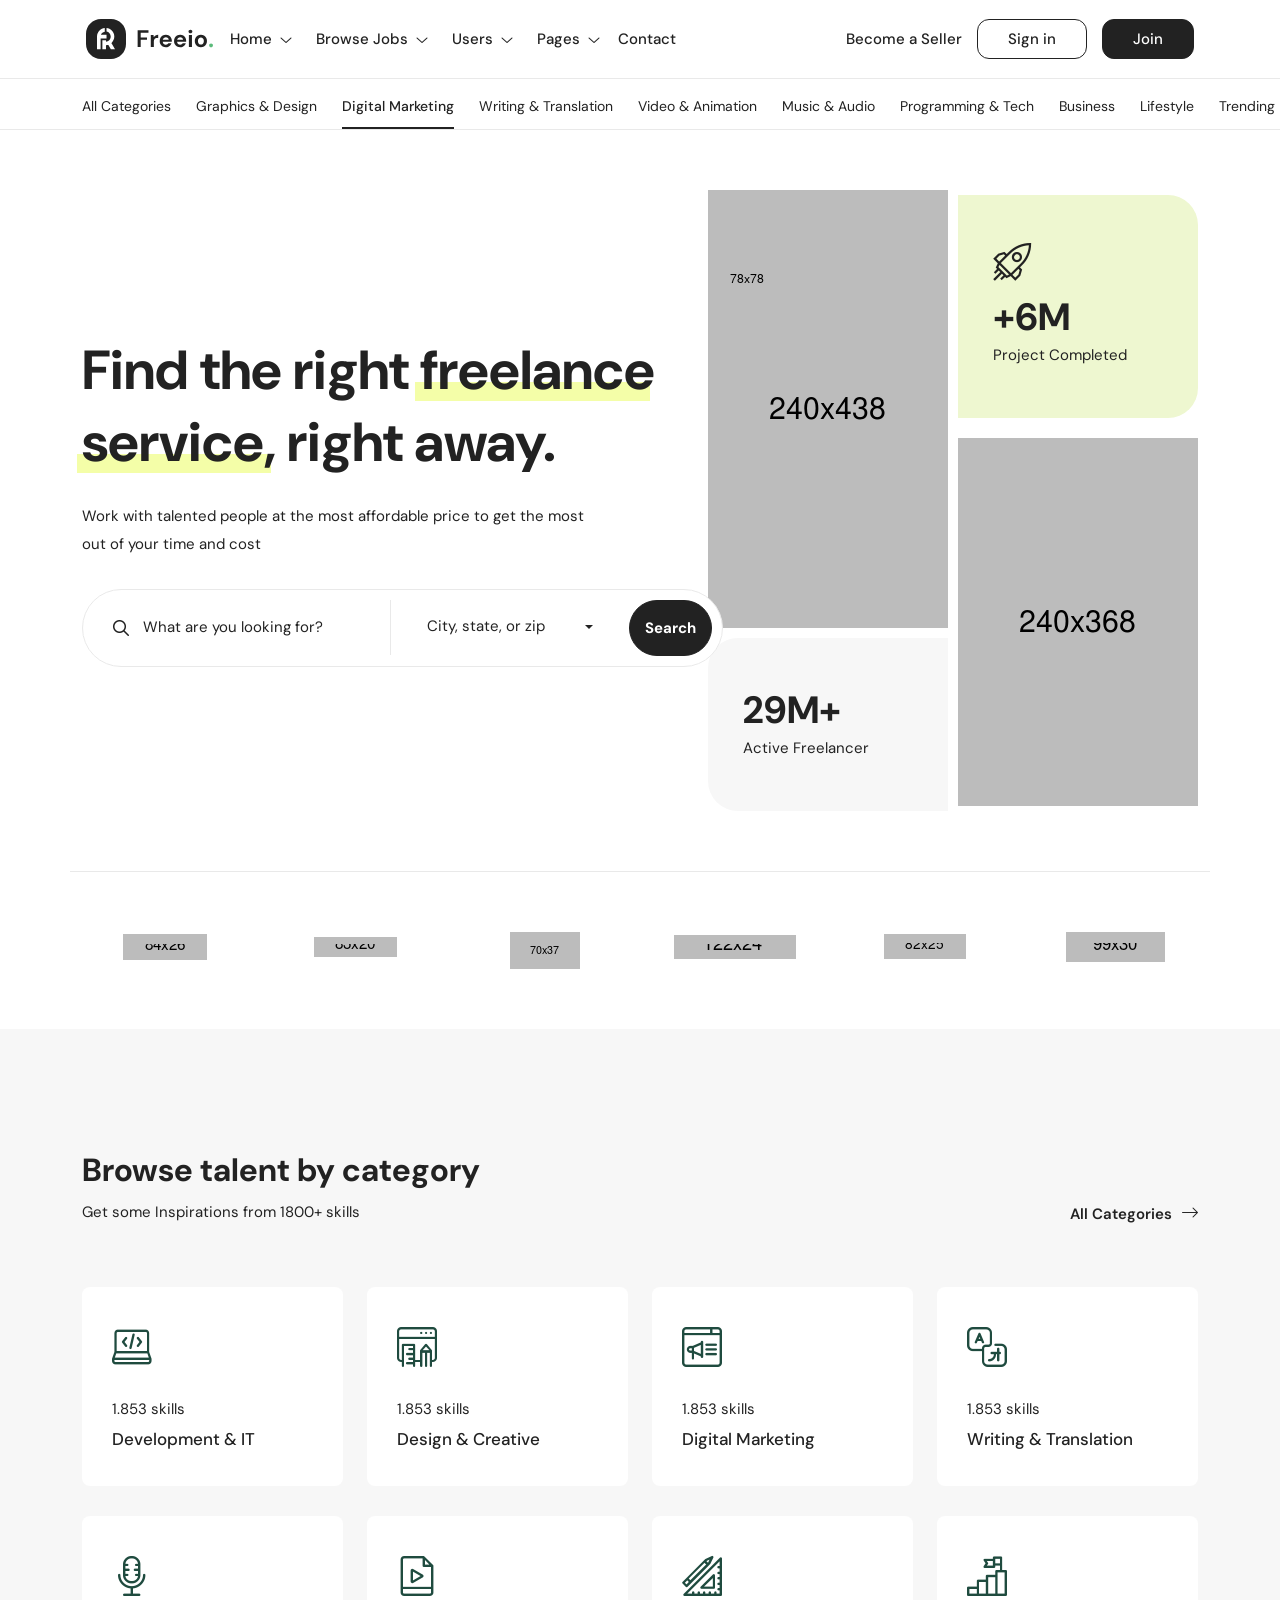
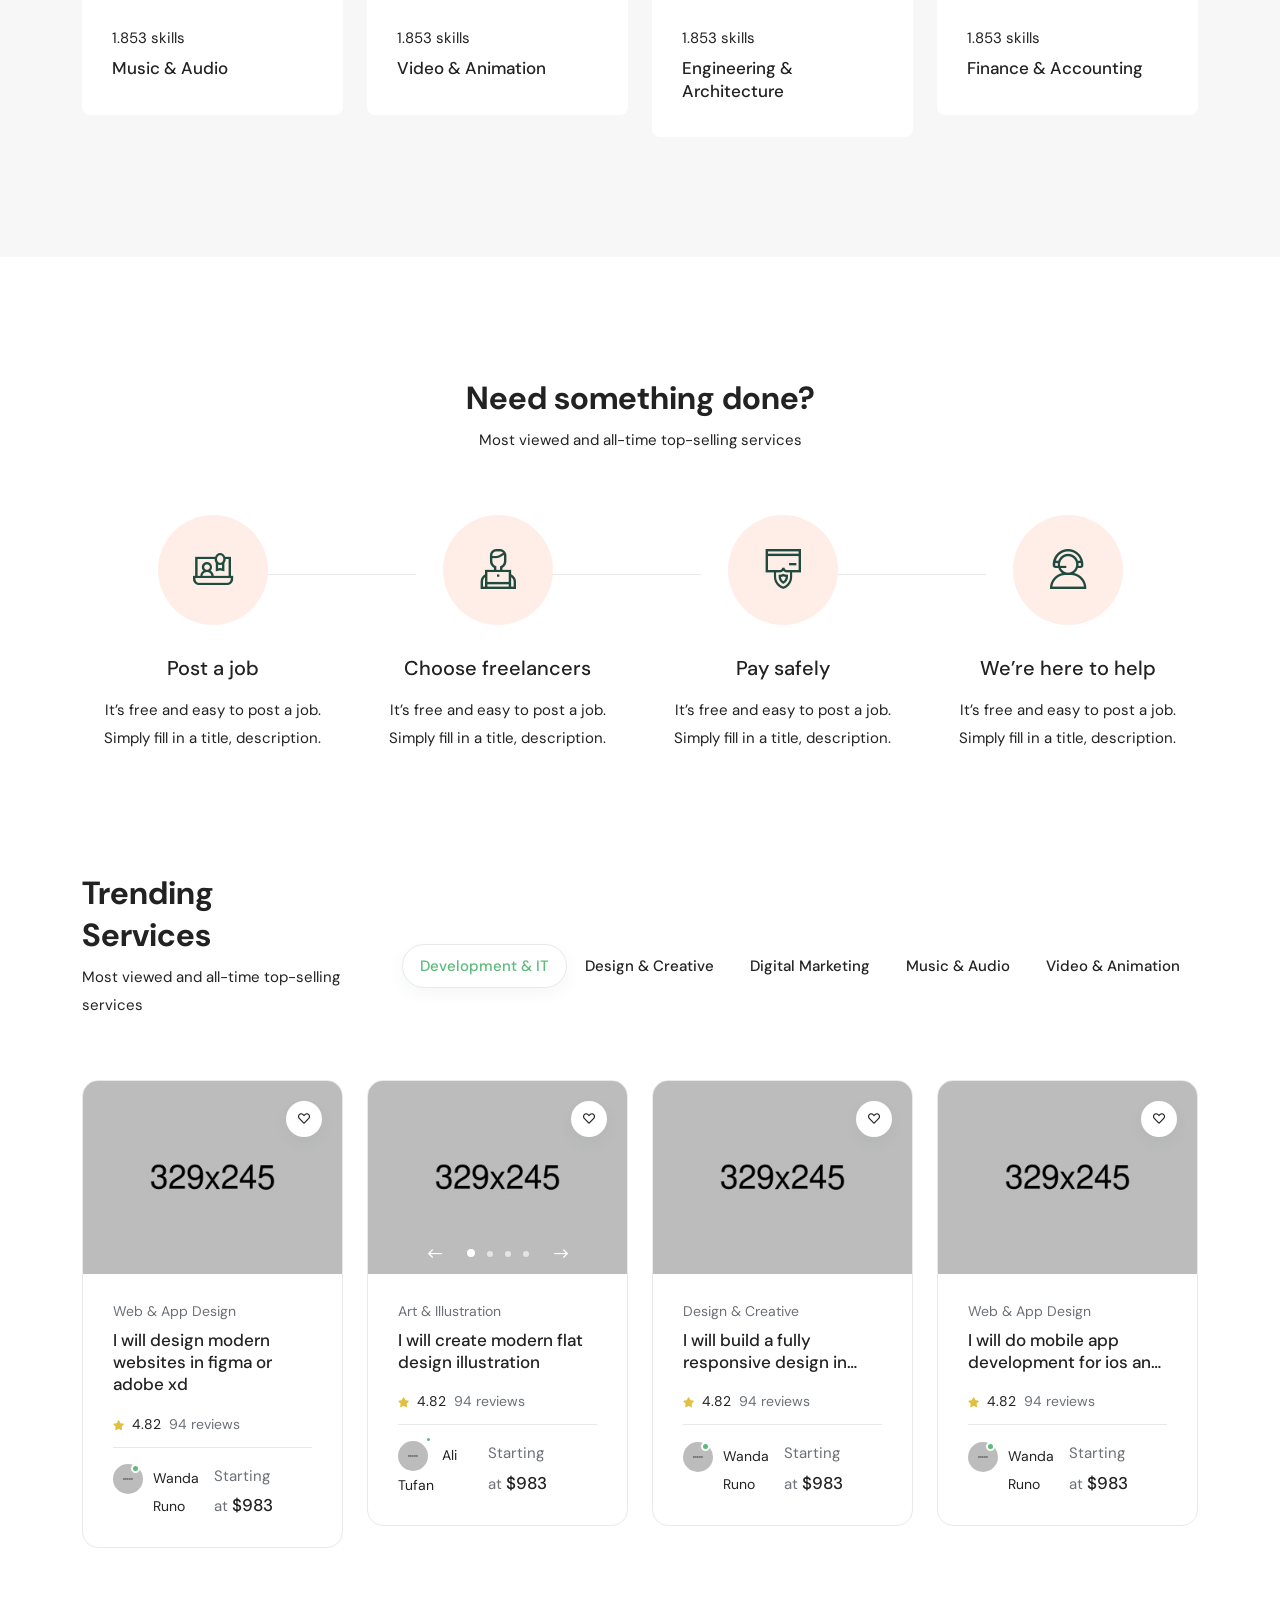
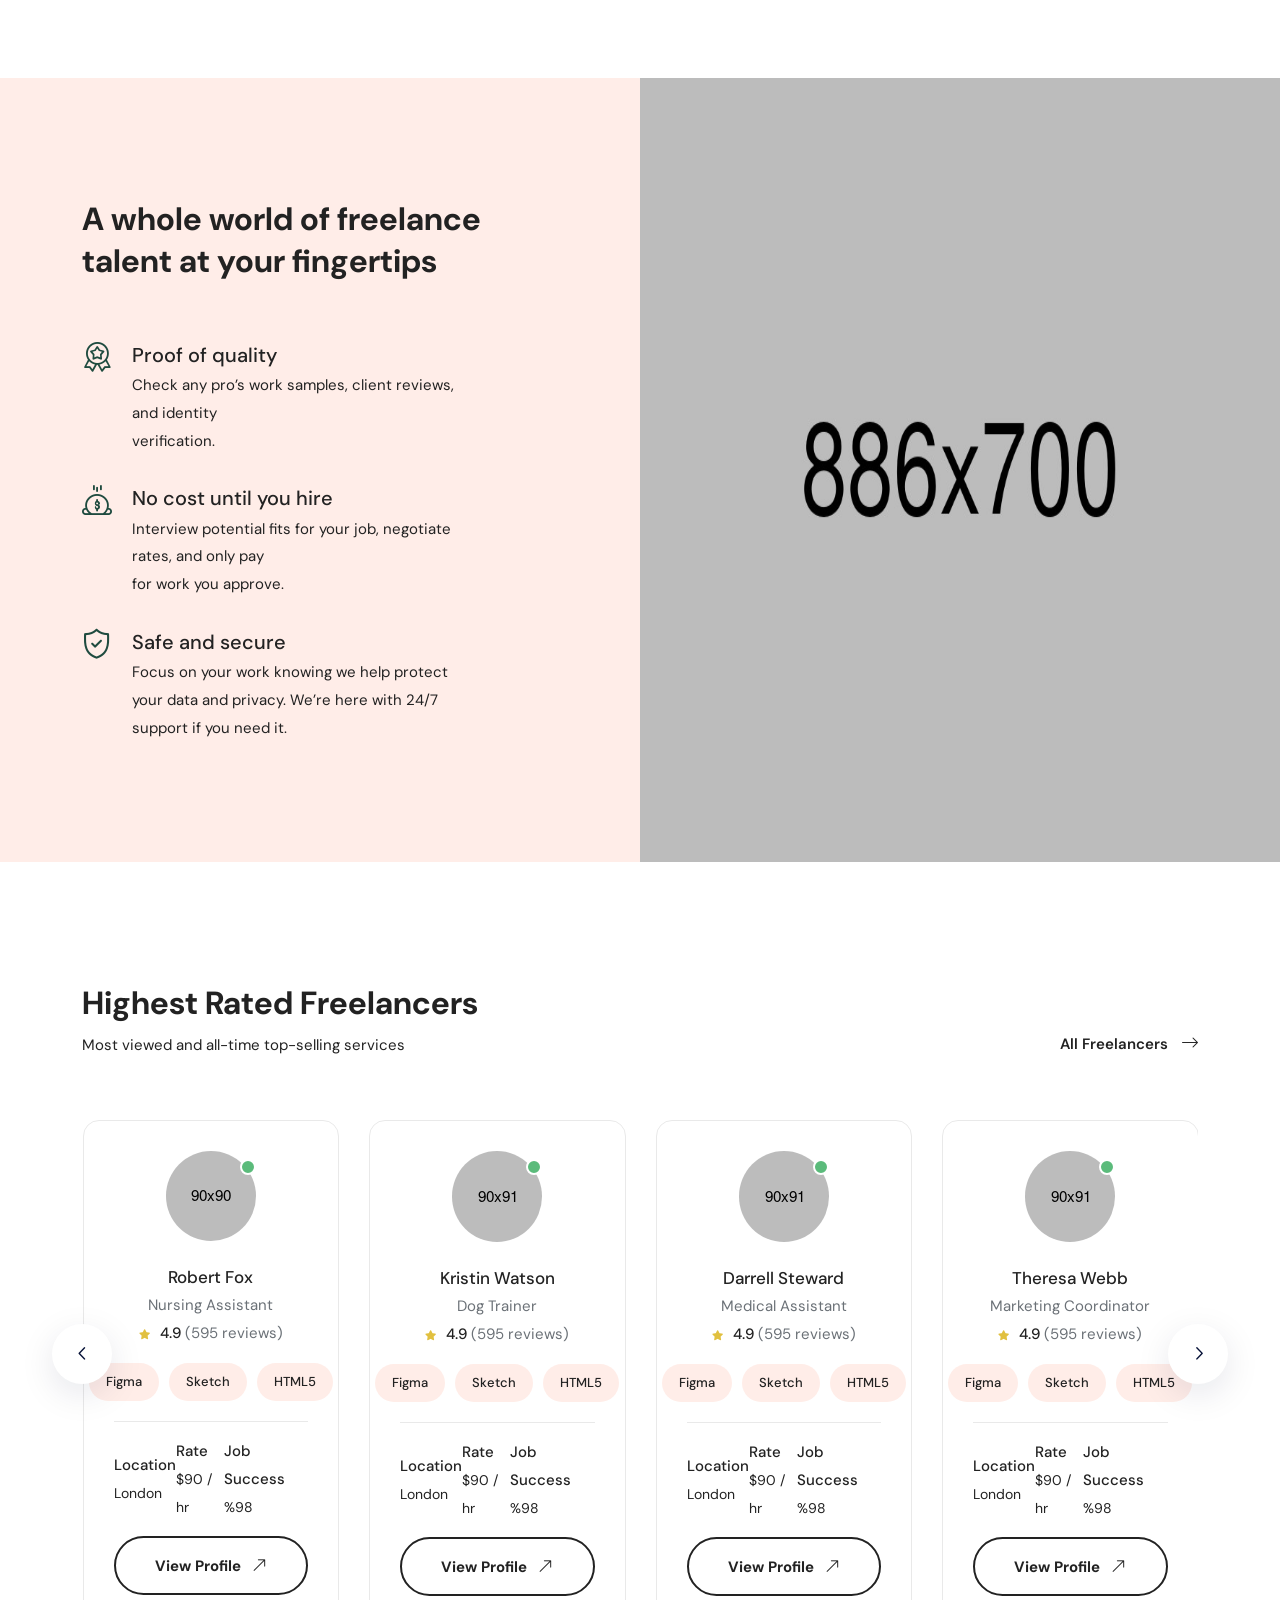
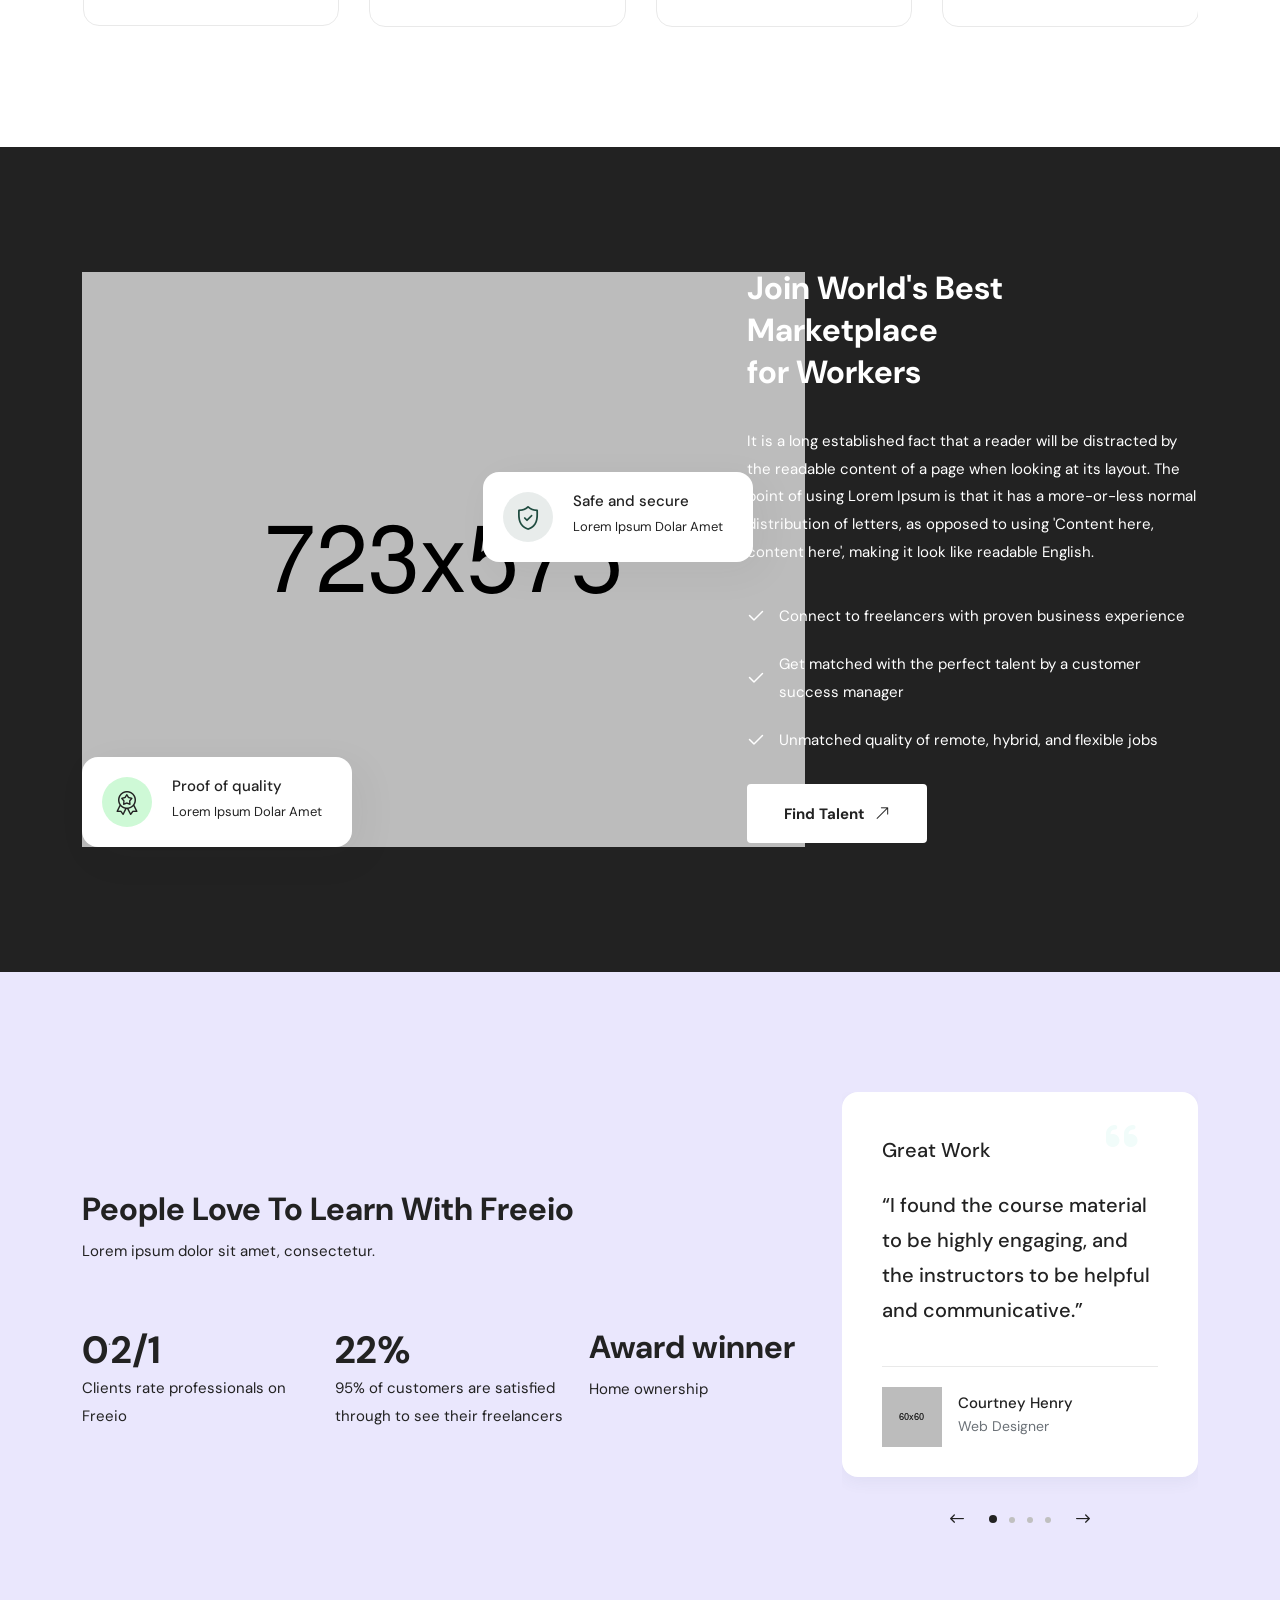
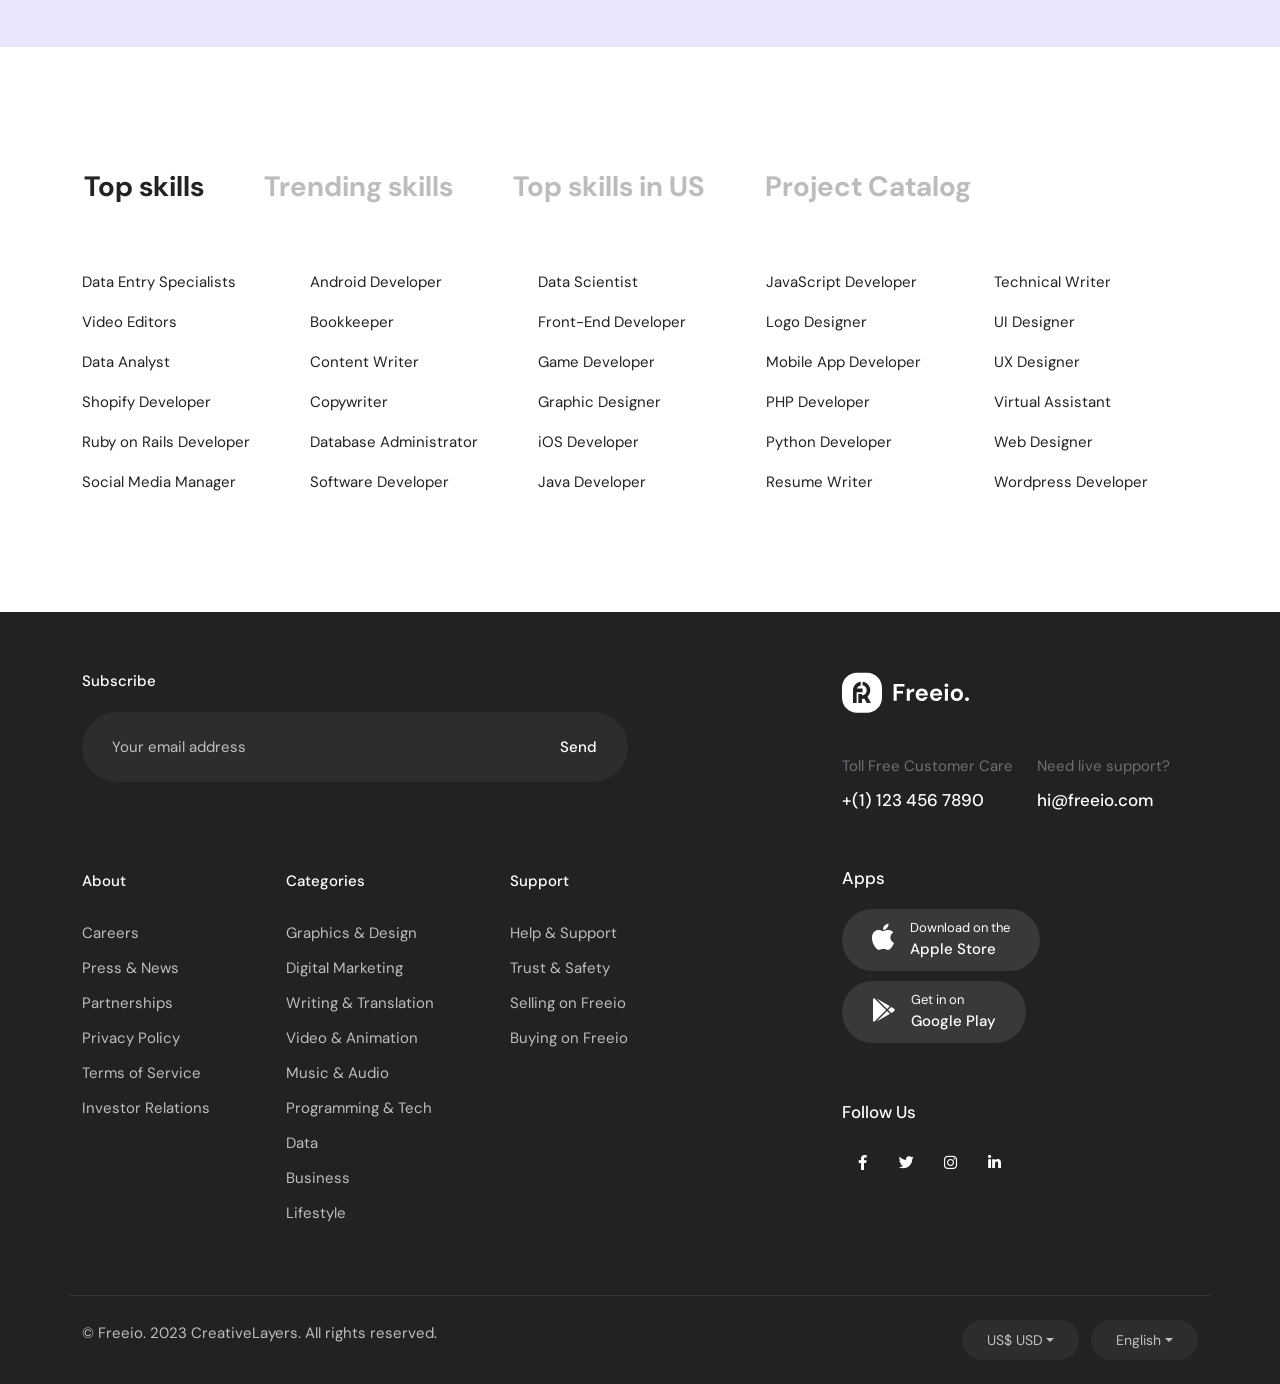
<file: main-files 2/html/index14.html>
<!DOCTYPE html>
<html dir="ltr" lang="en">
<head>
<meta charset="utf-8">
<meta http-equiv="X-UA-Compatible" content="IE=edge">
<meta name="viewport" content="width=device-width, initial-scale=1">
<meta name="keywords" content="bidding, fiverr, freelance marketplace, freelancers, freelancing, gigs, hiring, job board, job portal, job posting, jobs marketplace, peopleperhour, proposals, sell services, upwork">
<meta name="description" content="Freeio - Freelance Marketplace HTML Template">
<meta name="CreativeLayers" content="ATFN">
<!-- css file -->
<link rel="stylesheet" href="css/bootstrap.min.css">
<link rel="stylesheet" href="css/jquery-ui.min.css">
<link rel="stylesheet" href="css/ace-responsive-menu.css">
<link rel="stylesheet" href="css/menu.css">
<link rel="stylesheet" href="css/fontawesome.css">
<link rel="stylesheet" href="css/flaticon.css">
<link rel="stylesheet" href="css/bootstrap-select.min.css">
<link rel="stylesheet" href="css/animate.css">
<link rel="stylesheet" href="css/magnific-popup.css">
<link rel="stylesheet" href="css/slider.css">
<link rel="stylesheet" href="css/style.css">
<link rel="stylesheet" href="css/ud-custom-spacing.css">
<!-- Responsive stylesheet -->
<link rel="stylesheet" href="css/responsive.css">
<!-- Title -->
<title>Freeio - Freelance Marketplace HTML Template</title>
<!-- Favicon -->
<link href="images/favicon.ico" sizes="128x128" rel="shortcut icon" type="image/x-icon" />
<link href="images/favicon.ico" sizes="128x128" rel="shortcut icon" />
<!-- Apple Touch Icon -->
<link href="images/apple-touch-icon-60x60.png" sizes="60x60" rel="apple-touch-icon">
<link href="images/apple-touch-icon-72x72.png" sizes="72x72" rel="apple-touch-icon">
<link href="images/apple-touch-icon-114x114.png" sizes="114x114" rel="apple-touch-icon">
<link href="images/apple-touch-icon-180x180.png" sizes="180x180" rel="apple-touch-icon">

<!-- HTML5 shim and Respond.js for IE8 support of HTML5 elements and media queries -->
<!-- WARNING: Respond.js doesn't work if you view the page via file:// -->
<!--[if lt IE 9]>
<script src="https://oss.maxcdn.com/html5shiv/3.7.3/html5shiv.min.js"></script>
<script src="https://oss.maxcdn.com/respond/1.4.2/respond.min.js"></script>
<![endif]-->

</head>
<body>
<div class="wrapper ovh">
  <div class="preloader"></div>  
  <!-- Main Header Nav -->
  <header class="header-nav nav-innerpage-style bg-transparent main-menu">
    <!-- Ace Responsive Menu -->
    <nav class="posr"> 
      <div class="container posr">
        <div class="row align-items-center justify-content-between">
          <div class="col-auto px-0 px-xl-3">
            <div class="d-flex align-items-center justify-content-between">
              <div class="logos">
                <a class="header-logo logo1" href="index.html"><img src="images/header-logo-dark.svg" alt="Header Logo"></a>
              </div>
              <!-- Responsive Menu Structure-->
              <ul id="respMenu" class="ace-responsive-menu" data-menu-style="horizontal">
                <li class="visible_list"> <a class="list-item" href="#"><span class="title">Home</span></a>
                  <!-- Level Two-->
                  <ul>
                    <li><a href="index.html">Home V1</a></li>
                    <li><a href="index2.html">Home V2</a></li>
                    <li><a href="index3.html">Home V3</a></li>
                    <li><a href="index4.html">Home V4</a></li>
                    <li><a href="index5.html">Home V5</a></li>
                    <li><a href="index6.html">Home V6</a></li>
                    <li><a href="index7.html">Home V7</a></li>
                    <li><a href="index8.html">Home V8</a></li>
                    <li><a href="index9.html">Home V9</a></li>
                    <li><a href="index10.html">Home V10</a></li>
                    <li><a href="index11.html">Home V11</a></li>
                    <li><a href="index12.html">Home V12</a></li>
                    <li><a href="index13.html">Home V13</a></li>
                    <li><a href="index14.html">Home V14</a></li>
                    <li><a href="index15.html">Home V15</a></li>
                    <li><a href="index16.html">Home V16</a></li>
                    <li><a href="index17.html">Home V17</a></li>
                    <li><a href="index18.html">Home V18</a></li>
                    <li><a href="index19.html">Home V19</a></li>
                    <li><a href="index20.html">Home V20</a></li>
                  </ul>
                </li>
                <li class="visible_list"> <a class="list-item" href="#"><span class="title">Browse Jobs</span></a>
                  <ul >
                    <li> <a href="#"><span class="title">Services</span></a>
                      <ul>
                        <li><a href="page-service-v1.html">Service v1</a></li>
                        <li><a href="page-service-v2.html">Service v2</a></li>
                        <li><a href="page-service-v3.html">Service v3</a></li>
                        <li><a href="page-service-v4.html">Service v4</a></li>
                        <li><a href="page-service-v5.html">Service v5</a></li>
                        <li><a href="page-service-v6.html">Service v6</a></li>
                        <li><a href="page-service-v7.html">Service v7</a></li>
                        <li><a href="page-service-all.html">Service All</a></li>
                        <li><a href="page-service-single.html">Service Single</a></li>
                        <li><a href="page-service-single-v1.html">Single V1</a></li>
                        <li><a href="page-service-single-v2.html">Single V2</a></li>
                      </ul>
                    </li>
                    <li> <a href="#"><span class="title">Projects</span></a>
                      <ul>
                        <li><a href="page-project-v1.html">Project v1</a></li>
                        <li><a href="page-project-list-v1.html">List v1</a></li>
                        <li><a href="page-project-list-v2.html">List v2</a></li>
                        <li><a href="page-project-list-v3.html">List v3</a></li>
                        <li><a href="page-project-single.html">Project Single</a></li>
                        <li><a href="page-project-single-v1.html">Single V1</a></li>
                        <li><a href="page-project-single-v2.html">Single V2</a></li>
                      </ul>
                    </li>
                    <li> <a href="#"><span class="title">Job View</span></a>
                      <ul>
                        <li><a href="page-job-list-v1.html">Job list v1</a></li>
                        <li><a href="page-job-list-v2.html">Job list v2</a></li>
                        <li><a href="page-job-list-v3.html">Job list V3</a></li>
                        <li><a href="page-job-list-single.html">Job Single</a></li>
                      </ul>
                    </li>
                  </ul>
                </li>
                <li class="visible_list"> <a class="list-item" href="#"><span class="title">Users</span></a>
                  <ul>
                    <li> <a href="#"><span class="title">Dashboard</span></a>
                      <ul>
                        <li><a href="page-dashboard.html">Dashboard</a></li>
                        <li><a href="page-dashboard-proposal.html">Proposal</a></li>
                        <li><a href="page-dashboard-save.html">Saved</a></li>
                        <li><a href="page-dashboard-message.html">Message</a></li>
                        <li><a href="page-dashboard-reviews.html">Reviews</a></li>
                        <li><a href="page-dashboard-invoice.html">Invoice</a></li>
                        <li><a href="page-dashboard-payouts.html">Payouts</a></li>
                        <li><a href="page-dashboard-statement.html">Statement</a></li>
                        <li><a href="page-dashboard-manage-service.html">Manage Service</a></li>
                        <li><a href="page-dashboard-add-service.html">Add Services</a></li>
                        <li><a href="page-dashboard-manage-jobs.html">Manage Jobs</a></li>
                        <li><a href="page-dashboard-manage-project.html">Manage Project</a></li>
                        <li><a href="page-dashboard-create-project.html">Create Project</a></li>
                        <li><a href="page-dashboard-profile.html">My Profile</a></li>
                      </ul>
                    </li>
                    <li> <a href="#"><span class="title">Employee</span></a>
                      <ul>
                        <li><a href="page-employee-v1.html">Employee V1</a></li>
                        <li><a href="page-employee-v2.html">Employee V2</a></li>
                        <li><a href="page-employee-single.html">Employee Single</a></li>
                      </ul>
                    </li>
                    <li> <a href="#"><span class="title">Freelancer</span></a>
                      <ul>
                        <li><a href="page-freelancer-v1.html">Freelancer V1</a></li>
                        <li><a href="page-freelancer-v2.html">Freelancer V2</a></li>
                        <li><a href="page-freelancer-v3.html">Freelancer V3</a></li>
                        <li><a href="page-freelancer-list-v1.html">List V1</a></li>
                        <li><a href="page-freelancer-list-v2.html">List V2</a></li>
                        <li><a href="page-freelancer-list-v3.html">List V3</a></li>
                        <li><a href="page-freelancer-single.html">Freelancer Single</a></li>
                        <li><a href="page-freelancer-single-v1.html">Single V1</a></li>
                        <li><a href="page-freelancer-single-v2.html">Single V2</a></li>
                      </ul>
                    </li>
                    <li> <a href="page-become-seller.html"><span class="title">Become Seller</span></a></li>
                  </ul>
                </li>
                <li class="visible_list"> <a class="list-item" href="#"><span class="title">Pages</span></a>
                  <ul>
                    <li> <a href="#"><span class="title">About</span></a>
                      <ul>
                        <li><a href="page-about.html">About v1</a></li>
                        <li><a href="page-about-v2.html">About v2</a></li>
                      </ul>
                    </li>
                    <li> <a href="#"><span class="title">Blog</span></a>
                      <ul>
                        <li><a href="page-blog-v1.html">List V1</a></li>
                        <li><a href="page-blog-v2.html">List V2</a></li>
                        <li><a href="page-blog-v3.html">List V3</a></li>
                        <li><a href="page-blog-single.html">Single</a></li>
                      </ul>
                    </li>
                    <li> <a href="#"><span class="title">Shop</span></a>
                      <ul>
                        <li><a href="page-shop.html">List</a></li>
                        <li><a href="page-shop-single.html">Single</a></li>
                        <li><a href="page-shop-cart.html">Cart</a></li>
                        <li><a href="page-shop-checkout.html">Checkout</a></li>
                        <li><a href="page-shop-order.html">Order</a></li>
                      </ul>
                    </li>
                    <li><a href="page-contact.html">Contact</a></li>
                    <li><a href="page-error.html">404</a></li>
                    <li><a href="page-faq.html">Faq</a></li>
                    <li><a href="page-help.html">Help</a></li>
                    <li><a href="page-invoice.html">Invoices</a></li>
                    <li><a href="page-login.html">Login</a></li>
                    <li><a href="page-pricing.html">Pricing</a></li>
                    <li><a href="page-register.html">Register</a></li>
                    <li><a href="page-terms.html">Terms</a></li>
                    <li><a href="page-ui-element.html">UI Elements</a></li>
                  </ul>
                </li>
                <li> <a class="list-item pe-0" href="page-contact.html">Contact</a></li>
              </ul>
            </div>
          </div>
          <div class="col-auto pe-0 pe-xl-3">
            <div class="d-flex align-items-center">
              <a class="login-info mx15-xl mx30" href="page-become-seller.html"><span class="d-none d-xl-inline-block">Become a</span> Seller</a>
              <a class="login-info mr15-xl mr10 ud-btn btn-dark add-joining bdrs12 dark-color bg-transparent" href="page-login.html">Sign in</a>
              <a class="ud-btn btn-dark add-joining bdrs12 text-white" href="page-register.html">Join</a>
            </div>
          </div>
        </div>
      </div>
    </nav>
  </header>

  <div class="hiddenbar-body-ovelay"></div>

  <!-- Mobile Nav  -->
  <div id="page" class="mobilie_header_nav stylehome1">
    <div class="mobile-menu">
      <div class="header bdrb1">
        <div class="menu_and_widgets">
          <div class="mobile_menu_bar d-flex justify-content-between align-items-center">
            <a class="mobile_logo" href="#"><img src="images/header-logo-dark.svg" alt=""></a>
            <div class="right-side text-end">
              <a class="" href="page-login.html">join</a>
              <a class="menubar ml30" href="#menu"><img src="images/mobile-dark-nav-icon.svg" alt=""></a>
            </div>
          </div>
        </div>
        <div class="posr"><div class="mobile_menu_close_btn"><span class="far fa-times"></span></div></div>
      </div>
    </div>
    <!-- /.mobile-menu -->
    <nav id="menu" class="">
      <ul>
        <li><span>Home</span>
          <ul>
            <li><a href="index.html">Home V1</a></li>
            <li><a href="index2.html">Home V2</a></li>
            <li><a href="index3.html">Home V3</a></li>
            <li><a href="index4.html">Home V4</a></li>
            <li><a href="index5.html">Home V5</a></li>
            <li><a href="index6.html">Home V6</a></li>
            <li><a href="index7.html">Home V7</a></li>
            <li><a href="index8.html">Home V8</a></li>
            <li><a href="index9.html">Home V9</a></li>
            <li><a href="index10.html">Home V10</a></li>
            <li><a href="index11.html">Home V11</a></li>
            <li><a href="index12.html">Home V12</a></li>
            <li><a href="index13.html">Home V13</a></li>
            <li><a href="index14.html">Home V14</a></li>
            <li><a href="index15.html">Home V15</a></li>
            <li><a href="index16.html">Home V16</a></li>
            <li><a href="index17.html">Home V17</a></li>
            <li><a href="index18.html">Home V18</a></li>
            <li><a href="index19.html">Home V19</a></li>
            <li><a href="index20.html">Home V20</a></li>
          </ul>
        </li>
        <li><span>Browse Jobs</span>
          <ul>
            <li><span>Services</span>
              <ul>
                <li><a href="page-service-v1.html">Service v1</a></li>
                <li><a href="page-service-v2.html">Service v2</a></li>
                <li><a href="page-service-v3.html">Service v3</a></li>
                <li><a href="page-service-v4.html">Service v4</a></li>
                <li><a href="page-service-v5.html">Service v5</a></li>
                <li><a href="page-service-v6.html">Service v6</a></li>
                <li><a href="page-service-v7.html">Service v7</a></li>
                <li><a href="page-service-all.html">Service All</a></li>
                <li><a href="page-service-single.html">Service Single</a></li>
                <li><a href="page-service-single-v1.html">Single V1</a></li>
                <li><a href="page-service-single-v2.html">Single V2</a></li>
              </ul>
            </li>
            <li><span>Projects</span>
              <ul>
                <li><a href="page-project-v1.html">Project v1</a></li>
                <li><a href="page-project-list-v1.html">List v1</a></li>
                <li><a href="page-project-list-v2.html">List v2</a></li>
                <li><a href="page-project-list-v3.html">List v3</a></li>
                <li><a href="page-project-single.html">Project Single</a></li>
                <li><a href="page-project-single-v1.html">Single V1</a></li>
                <li><a href="page-project-single-v2.html">Single V2</a></li>
              </ul>
            </li>
            <li><span>Job View</span>
              <ul>
                <li><a href="page-job-list-v1.html">Job list v1</a></li>
                <li><a href="page-job-list-v2.html">Job list v2</a></li>
                <li><a href="page-job-list-v3.html">Job list V3</a></li>
                <li><a href="page-job-list-single.html">Job Single</a></li>
              </ul>
            </li>
          </ul>
        </li>
        <li><span>Users</span>
          <ul>
            <li><span>Dashboard</span>
              <ul>
                <li><a href="page-dashboard.html">Dashboard</a></li>
                <li><a href="page-dashboard-proposal.html">Proposal</a></li>
                <li><a href="page-dashboard-save.html">Saved</a></li>
                <li><a href="page-dashboard-message.html">Message</a></li>
                <li><a href="page-dashboard-reviews.html">Reviews</a></li>
                <li><a href="page-dashboard-invoice.html">Invoice</a></li>
                <li><a href="page-dashboard-payouts.html">Payouts</a></li>
                <li><a href="page-dashboard-statement.html">Statement</a></li>
                <li><a href="page-dashboard-manage-service.html">Manage Service</a></li>
                <li><a href="page-dashboard-add-service.html">Add Services</a></li>
                <li><a href="page-dashboard-manage-jobs.html">Manage Jobs</a></li>
                <li><a href="page-dashboard-manage-project.html">Manage Project</a></li>
                <li><a href="page-dashboard-create-project.html">Create Project</a></li>
                <li><a href="page-dashboard-profile.html">My Profile</a></li>
              </ul>
            </li>
            <li><span>Employee</span>
              <ul>
                <li><a href="page-employee-v1.html">Employee V1</a></li>
                <li><a href="page-employee-v2.html">Employee V2</a></li>
                <li><a href="page-employee-single.html">Employee Single</a></li>
              </ul>
            </li>
            <li><span>Freelancer</span>
              <ul>
                <li><a href="page-freelancer-v1.html">Freelancer V1</a></li>
                <li><a href="page-freelancer-v2.html">Freelancer V2</a></li>
                <li><a href="page-freelancer-v3.html">Freelancer V3</a></li>
                <li><a href="page-freelancer-list-v1.html">List V1</a></li>
                <li><a href="page-freelancer-list-v2.html">List V2</a></li>
                <li><a href="page-freelancer-list-v3.html">List V3</a></li>
                <li><a href="page-freelancer-single.html">Freelancer Single</a></li>
                <li><a href="page-freelancer-single-v1.html">Single V1</a></li>
                <li><a href="page-freelancer-single-v2.html">Single V2</a></li>
              </ul>
            </li>
            <li><a href="page-become-seller.html">Become Seller</a></li>
          </ul>
        </li>
        <li><span>Pages</span>
          <ul>
            <li><span>About</span>
              <ul>
                <li><a href="page-about.html">About v1</a></li>
                <li><a href="page-about-v2.html">About v2</a></li>
              </ul>
            </li>
            <li><span>Shop</span>
              <ul>
                <li><a href="page-shop.html">List</a></li>
                <li><a href="page-shop-single.html">Single</a></li>
                <li><a href="page-shop-cart.html">Cart</a></li>
                <li><a href="page-shop-checkout.html">Checkout</a></li>
                <li><a href="page-shop-order.html">Order</a></li>
              </ul>
            </li>
            <li><a href="page-contact.html">Contact</a></li>
            <li><a href="page-error.html">404</a></li>
            <li><a href="page-faq.html">Faq</a></li>
            <li><a href="page-help.html">Help</a></li>
            <li><a href="page-invoice.html">Invoices</a></li>
            <li><a href="page-login.html">Login</a></li>
            <li><a href="page-pricing.html">Pricing</a></li>
            <li><a href="page-register.html">Register</a></li>
            <li><a href="page-terms.html">Terms</a></li>
            <li><a href="page-ui-element.html">UI Elements</a></li>
          </ul>
        </li>
        <li><span>Blog</span>
          <ul>
            <li><a href="page-blog-v1.html">List V1</a></li>
            <li><a href="page-blog-v2.html">List V2</a></li>
            <li><a href="page-blog-v3.html">List V3</a></li>
            <li><a href="page-blog-single.html">Single</a></li>
          </ul>
        </li>
        <!-- Only for Mobile View -->
      </ul>
    </nav>
  </div>

  <div class="body_content">
    <section class="categories_list_section overflow-hidden">
      <div class="container">
        <div class="row">
          <div class="col-lg-12">
            <div class="listings_category_nav_list_menu">
              <ul class="mb0 d-flex ps-0">
                <li><a href="#">All Categories</a></li>
                <li><a href="#">Graphics & Design</a></li>
                <li><a class="active" href="#">Digital Marketing</a></li>
                <li><a href="#">Writing & Translation</a></li>
                <li><a href="#">Video & Animation</a></li>
                <li><a href="#">Music & Audio</a></li>
                <li><a href="#">Programming & Tech</a></li>
                <li><a href="#">Business</a></li>
                <li><a href="#">Lifestyle</a></li>
                <li><a href="#">Trending</a></li>
              </ul>
            </div>
          </div>
        </div>
      </div>
    </section>
    <!-- Home Banner Style V1 -->
    <section class="hero-home14 pt60 pb60 overflow-hidden">
      <div class="container">
        <div class="row align-items-center justify-content-between">
          <div class="col-xl-7">
            <div class="home14-hero-content">
              <h1 class="title animate-up-1 mb25">Find the right <span>freelance</span> <br class="d-none d-xl-block"><span>service,</span> right away.</h1>
              <p class="text animate-up-2">Work with talented people at the most affordable price to get the most <br class="d-none d-lg-block">out of your time and cost</p>
              <div class="advance-search-tab bgc-white bdrs60 p10 bdrs4-sm bdr1 position-relative zi9 mt30 animate-up-3">
                <div class="row">
                  <div class="col-md-5 col-lg-6 col-xl-6">
                    <div class="advance-search-field mb10-sm bdrr1 bdrn-sm">
                      <form class="form-search position-relative">
                        <div class="box-search">
                          <span class="icon far fa-magnifying-glass"></span>
                          <input class="form-control" type="text" name="search" placeholder="What are you looking for?">
                          <div class="search-suggestions">
                            <h6 class="fz14 ml30 mt25 mb-3">Popular Search</h6>
                            <div class="box-suggestions">
                              <ul class="px-0 m-0 pb-4">
                                <li>
                                  <div class="info-product">
                                    <div class="item_title">mobile app development</div>
                                  </div>
                                </li>
                                <li>
                                  <div class="info-product">
                                    <div class="item_title">mobile app builder</div>
                                  </div>
                                </li>
                                <li>
                                  <div class="info-product">
                                    <div class="item_title">mobile legends</div>
                                  </div>
                                </li>
                                <li>
                                  <div class="info-product">
                                    <div class="item_title">mobile app ui ux design</div>
                                  </div>
                                </li>
                                <li>
                                  <div class="info-product">
                                    <div class="item_title">mobile game app development</div>
                                  </div>
                                </li>
                                <li>
                                  <div class="info-product">
                                    <div class="item_title">mobile app design</div>
                                  </div>
                                </li>
                              </ul>
                            </div>
                          </div>
                        </div>
                      </form>
                    </div>
                  </div>
                  <div class="col-md-4 col-lg-4 col-xl-4">
                    <div class="bselect-style1">
                      <select class="selectpicker" data-width="100%">
                        <option>City, state, or zip</option>
                        <option data-tokens="Miami">Miami</option>
                        <option data-tokens="NewYork">New York</option>
                      </select>
                    </div>
                  </div>
                  <div class="col-md-3 col-lg-2 col-xl-2">
                    <div class="text-center text-xl-start">
                      <button class="ud-btn btn-dark bdrs60 bdrs4-sm w-100 px-0" type="button">Search</button>
                    </div>
                  </div>
                </div>
              </div>
            </div>
          </div>
          <div class="col-xl-5 d-none d-xl-block">
            <div class="home13-hero-img position-relative">
              <div class="position-relative">
                <div class="d-flex align-items-center justify-content-end">
                  <div>
                    <img class="img-1 spin-right" src="images/about/element-13.png" alt="">
                    <img class="mb10 wow fadeInLeft" src="images/about/about-14.png" alt="">
                    <div class="funfact_one at-home14-hero-1 mb20-sm py-5 pl35 wow fadeInRight">
                      <div class="details">
                        <ul class="ps-0 mb-0 d-flex justify-content-start">
                          <li><div class="timer">58</div></li>
                          <li><span>M</span></li>
                          <li><span>+</span></li>
                        </ul>
                        <p class="text mb-0">Active Freelancer</p>
                      </div>
                    </div>
                  </div>
                  <div class="ml10">
                    <div class="funfact_one at-home14-hero-2 mb20 py-5 pl35 wow fadeInLeft">
                      <span class="icon flaticon-rocket"></span>
                      <div class="details">
                        <ul class="ps-0 mb-0 d-flex justify-content-start">
                          <li><span>+</span></li>
                          <li><div class="timer">12</div></li>
                          <li><span>M</span></li>
                        </ul>
                        <p class="text mb-0">Project Completed</p>
                      </div>
                    </div>
                    <img class="wow fadeInRight" src="images/about/about-15.png" alt="">
                  </div>
                </div>
              </div>
            </div>
          </div>
        </div>
      </div>
    </section>

    <!-- Our Partners --> 
    <section class="our-partners pb60 pt-0">
      <div class="container bdrt1">
        <div class="row wow fadeInUp mt60">
          <div class="col-6 col-md-4 col-xl-2">
            <div class="partner_item text-center mb30-lg"><img class="wa m-auto" src="images/partners/13.png" alt="13.png"></div>
          </div>
          <div class="col-6 col-md-4 col-xl-2">
            <div class="partner_item text-center mb30-lg"><img class="wa m-auto" src="images/partners/14.png" alt="14.png"></div>
          </div>
          <div class="col-6 col-md-4 col-xl-2">
            <div class="partner_item text-center mb30-lg"><img class="wa m-auto" src="images/partners/15.png" alt="15.png"></div>
          </div>
          <div class="col-6 col-md-4 col-xl-2">
            <div class="partner_item text-center mb30-lg"><img class="wa m-auto" src="images/partners/16.png" alt="16.png"></div>
          </div>
          <div class="col-6 col-md-4 col-xl-2">
            <div class="partner_item text-center mb30-lg"><img class="wa m-auto" src="images/partners/17.png" alt="17.png"></div>
          </div>
          <div class="col-6 col-md-4 col-xl-2">
            <div class="partner_item text-center mb30-lg"><img class="wa m-auto" src="images/partners/18.png" alt="18.png"></div>
          </div>
        </div>
      </div>
    </section>

    <!-- Browse talent by category -->
    <section class="pb40-md pb90 bgc-f7">
      <div class="container">
        <div class="row align-items-center wow fadeInUp" data-wow-delay="300ms">
          <div class="col-lg-9">
            <div class="main-title2">
              <h2 class="title">Browse talent by category</h2>
              <p class="paragraph">Get some Inspirations from 1800+ skills</p>
            </div>
          </div>
          <div class="col-lg-3">
            <div class="text-start text-lg-end mb-4 mb-lg-2">
              <a class="ud-btn2" href="page-service-single.html">All Categories<i class="fal fa-arrow-right-long"></i></a>
            </div>
          </div>
        </div>
        <div class="row d-none d-lg-flex wow fadeInUp">
          <div class="col-sm-6 col-xl-3">
            <div class="iconbox-style1 at-home14-v1 default-box-shadow1 overflow-hidden">
              <div class="icon"><span class="flaticon-developer"></span></div>
              <div class="details mt20">
                <p class="text mb5">1.853 skills</p>
                <h5 class="title">Development & IT</h5>
              </div>
            </div>
          </div>
          <div class="col-sm-6 col-xl-3">
            <div class="iconbox-style1 at-home14-v1 default-box-shadow1 overflow-hidden">
              <div class="icon"><span class="flaticon-web-design-1"></span></div>
              <div class="details mt20">
                <p class="text mb5">1.853 skills</p>
                <h5 class="title">Design & Creative</h5>
              </div>
            </div>
          </div>
          <div class="col-sm-6 col-xl-3">
            <div class="iconbox-style1 at-home14-v1 default-box-shadow1 overflow-hidden">
              <div class="icon"><span class="flaticon-digital-marketing"></span></div>
              <div class="details mt20">
                <p class="text mb5">1.853 skills</p>
                <h5 class="title">Digital Marketing</h5>
              </div>
            </div>
          </div>
          <div class="col-sm-6 col-xl-3">
            <div class="iconbox-style1 at-home14-v1 default-box-shadow1 overflow-hidden">
              <div class="icon"><span class="flaticon-translator"></span></div>
              <div class="details mt20">
                <p class="text mb5">1.853 skills</p>
                <h5 class="title">Writing & Translation</h5>
              </div>
            </div>
          </div>
          <div class="col-sm-6 col-xl-3">
            <div class="iconbox-style1 at-home14-v1 default-box-shadow1 overflow-hidden">
              <div class="icon"><span class="flaticon-microphone"></span></div>
              <div class="details mt20">
                <p class="text mb5">1.853 skills</p>
                <h5 class="title">Music & Audio</h5>
              </div>
            </div>
          </div>
          <div class="col-sm-6 col-xl-3">
            <div class="iconbox-style1 at-home14-v1 default-box-shadow1 overflow-hidden">
              <div class="icon"><span class="flaticon-video-file"></span></div>
              <div class="details mt20">
                <p class="text mb5">1.853 skills</p>
                <h5 class="title">Video & Animation</h5>
              </div>
            </div>
          </div>
          <div class="col-sm-6 col-xl-3">
            <div class="iconbox-style1 at-home14-v1 default-box-shadow1 overflow-hidden">
              <div class="icon"><span class="flaticon-ruler"></span></div>
              <div class="details mt20">
                <p class="text mb5">1.853 skills</p>
                <h5 class="title">Engineering & Architecture</h5>
              </div>
            </div>
          </div>
          <div class="col-sm-6 col-xl-3">
            <div class="iconbox-style1 at-home14-v1 default-box-shadow1 overflow-hidden">
              <div class="icon"><span class="flaticon-goal"></span></div>
              <div class="details mt20">
                <p class="text mb5">1.853 skills</p>
                <h5 class="title">Finance & Accounting</h5>
              </div>
            </div>
          </div>
        </div>
        <div class="row d-block d-lg-none">
          <div class="col-lg-12">
            <div class="slider-outer-dib navi_pagi_top_right slider-5-grid owl-carousel owl-theme wow fadeInUp">
              <div class="item">
                <div class="iconbox-style1 bdr1">
                  <div class="icon"><span class="flaticon-developer"></span></div>
                  <div class="details mt20">
                    <p class="text mb5">1.853 skills</p>
                    <h4 class="title">Development & IT</h4>
                    <p class="mb-0">Software Engineer, Web / Mobile Developer & More</p>
                  </div>
                </div>
              </div>
              <div class="item">
                <div class="iconbox-style1 bdr1">
                  <div class="icon"><span class="flaticon-web-design-1"></span></div>
                  <div class="details mt20">
                    <p class="text mb5">1.853 skills</p>
                    <h4 class="title">Design & Creative</h4>
                    <p class="mb-0">Software Engineer, Web / Mobile Developer & More</p>
                  </div>
                </div>
              </div>
              <div class="item">
                <div class="iconbox-style1 bdr1">
                  <div class="icon"><span class="flaticon-digital-marketing"></span></div>
                  <div class="details mt20">
                    <p class="text mb5">1.853 skills</p>
                    <h4 class="title">Digital Marketing</h4>
                    <p class="mb-0">Software Engineer, Web / Mobile Developer & More</p>
                  </div>
                </div>
              </div>
              <div class="item">
                <div class="iconbox-style1 bdr1">
                  <div class="icon"><span class="flaticon-translator"></span></div>
                  <div class="details mt20">
                    <p class="text mb5">1.853 skills</p>
                    <h4 class="title">Writing & Translation</h4>
                    <p class="mb-0">Software Engineer, Web / Mobile Developer & More</p>
                  </div>
                </div>
              </div>
              <div class="item">
                <div class="iconbox-style1 bdr1">
                  <div class="icon"><span class="flaticon-microphone"></span></div>
                  <div class="details mt20">
                    <p class="text mb5">1.853 skills</p>
                    <h4 class="title">Music & Audio</h4>
                    <p class="mb-0">Software Engineer, Web / Mobile Developer & More</p>
                  </div>
                </div>
              </div>
              <div class="item">
                <div class="iconbox-style1 bdr1">
                  <div class="icon"><span class="flaticon-video-file"></span></div>
                  <div class="details mt20">
                    <p class="text mb5">1.853 skills</p>
                    <h4 class="title">Video & Animation</h4>
                    <p class="mb-0">Software Engineer, Web / Mobile Developer & More</p>
                  </div>
                </div>
              </div>
              <div class="item">
                <div class="iconbox-style1 bdr1">
                  <div class="icon"><span class="flaticon-ruler"></span></div>
                  <div class="details mt20">
                    <p class="text mb5">1.853 skills</p>
                    <h4 class="title">Engineering & Architecture</h4>
                    <p class="mb-0">Software Engineer, Web / Mobile Developer & More</p>
                  </div>
                </div>
              </div>
              <div class="item">
                <div class="iconbox-style1 bdr1">
                  <div class="icon"><span class="flaticon-goal"></span></div>
                  <div class="details mt20">
                    <p class="text mb5">1.853 skills</p>
                    <h4 class="title">Finance & Accounting</h4>
                    <p class="mb-0">Software Engineer, Web / Mobile Developer & More</p>
                  </div>
                </div>
              </div>
            </div>
          </div>
        </div>
      </div>
    </section>

    <!-- Need something --> 
    <section class="our-features pb90 pb30-md">
      <div class="container wow fadeInUp">
        <div class="row">
          <div class="col-lg-12">
            <div class="main-title text-center">
              <h2>Need something done?</h2>
              <p class="text">Most viewed and all-time top-selling services</p>
            </div>
          </div>
        </div>
        <div class="row">
          <div class="col-sm-6 col-lg-3">
            <div class="iconbox-style1 at-home14-v2 after_style p-0 text-center">
              <div class="icon before-none"><span class="flaticon-cv"></span></div>
              <div class="details">
                <h4 class="title mt10 mb-3">Post a job</h4>
                <p class="text">It’s free and easy to post a job. Simply fill <br class="d-none d-xxl-block"> in a title, description.</p>
              </div>
            </div>
          </div>
          <div class="col-sm-6 col-lg-3">
            <div class="iconbox-style1 at-home14-v2 after_style p-0 text-center">
              <div class="icon before-none"><span class="flaticon-web-design"></span></div>
              <div class="details">
                <h4 class="title mt10 mb-3">Choose freelancers</h4>
                <p class="text">It’s free and easy to post a job. Simply fill <br class="d-none d-xxl-block"> in a title, description.</p>
              </div>
            </div>
          </div>
          <div class="col-sm-6 col-lg-3">
            <div class="iconbox-style1 at-home14-v2 after_style p-0 text-center">
              <div class="icon before-none"><span class="flaticon-secure"></span></div>
              <div class="details">
                <h4 class="title mt10 mb-3">Pay safely</h4>
                <p class="text">It’s free and easy to post a job. Simply fill <br class="d-none d-xxl-block"> in a title, description.</p>
              </div>
            </div>
          </div>
          <div class="col-sm-6 col-lg-3">
            <div class="iconbox-style1 at-home14-v2 p-0 text-center">
              <div class="icon before-none"><span class="flaticon-customer-service"></span></div>
              <div class="details">
                <h4 class="title mt10 mb-3">We’re here to help</h4>
                <p class="text">It’s free and easy to post a job. Simply fill <br class="d-none d-xxl-block"> in a title, description.</p>
              </div>
            </div>
          </div>
        </div>
      </div>
    </section>

    <!-- Trending Services -->
    <section class="pt-0 pb100">
      <div class="container">
        <div class="row align-items-center wow fadeInUp">
          <div class="col-xl-3">
            <div class="main-title mb30-lg">
              <h2 class="title">Trending Services</h2>
              <p class="paragraph">Most viewed and all-time top-selling services</p>
            </div>
          </div>
          <div class="col-xl-9">
            <div class="navpill-style2 at-home9 mb50-lg">
              <ul class="nav nav-pills mb20 justify-content-xl-end" id="pills-tab" role="tablist">
                <li class="nav-item" role="presentation">
                  <button class="nav-link active fw500 dark-color" id="pills-home-tab" data-bs-toggle="pill" data-bs-target="#pills-home" type="button" role="tab" aria-controls="pills-home" aria-selected="true">Development & IT</button>
                </li>
                <li class="nav-item" role="presentation">
                  <button class="nav-link fw500 dark-color" id="pills-profile-tab" data-bs-toggle="pill" data-bs-target="#pills-profile" type="button" role="tab" aria-controls="pills-profile" aria-selected="false">Design & Creative</button>
                </li>
                <li class="nav-item" role="presentation">
                  <button class="nav-link fw500 dark-color" id="pills-contact-tab" data-bs-toggle="pill" data-bs-target="#pills-contact" type="button" role="tab" aria-controls="pills-contact" aria-selected="false">Digital Marketing</button>
                </li>
                <li class="nav-item" role="presentation">
                  <button class="nav-link fw500 dark-color" id="pills-music-tab" data-bs-toggle="pill" data-bs-target="#pills-music" type="button" role="tab" aria-controls="pills-music" aria-selected="false">Music & Audio</button>
                </li>
                <li class="nav-item" role="presentation">
                  <button class="nav-link fw500 dark-color" id="pills-video-tab" data-bs-toggle="pill" data-bs-target="#pills-video" type="button" role="tab" aria-controls="pills-video" aria-selected="false">Video & Animation</button>
                </li>
              </ul>
            </div>
          </div>
        </div>
        <div class="row wow fadeInUp" data-wow-delay="300ms">
          <div class="col-lg-12">
            <div class="navpill-style2">
              <div class="tab-content ha" id="pills-tabContent">
                <div class="tab-pane fade fz15 text show active" id="pills-home" role="tabpanel" aria-labelledby="pills-home-tab">
                  <div class="row">
                    <div class="col-sm-6 col-xl-3">
                      <div class="listing-style1 bdrs16">
                        <div class="list-thumb">
                          <img class="w-100" src="images/listings/g-1.jpg" alt="">
                          <a href="" class="listing-fav fz12"><span class="far fa-heart"></span></a>
                        </div>
                        <div class="list-content">
                          <p class="list-text body-color fz14 mb-1">Web & App Design</p>
                          <h5 class="list-title"><a href="page-services-single.html">I will design modern websites in figma or adobe xd</a></h5>
                          <div class="review-meta d-flex align-items-center">
                            <i class="fas fa-star fz10 review-color me-2"></i>
                            <p class="mb-0 body-color fz14"><span class="dark-color me-2">4.82</span>94 reviews</p>
                          </div>
                          <hr class="my-2">
                          <div class="list-meta d-flex justify-content-between align-items-center mt15">
                            <a class="d-flex" href="">
                              <span class="position-relative mr10">
                                <img class="rounded-circle wa" src="images/team/fl-s-1.png" alt="Freelancer Photo">
                                <span class="online-badges"></span>
                              </span>
                              <span class="fz14">Wanda Runo</span>
                            </a>
                            <div class="budget">
                              <p class="mb-0 body-color">Starting at<span class="fz17 fw500 dark-color ms-1">$983</span></p>
                            </div>
                          </div>
                        </div>
                      </div>
                    </div>
                    <div class="col-sm-6 col-xl-3">
                      <div class="listing-style1 bdrs16">
                        <div class="list-thumb">
                          <div class="listing-thumbIn-slider position-relative navi_pagi_bottom_center slider-1-grid owl-carousel owl-theme">
                            <div class="item">
                              <img class="w-100" src="images/listings/g-2.jpg" alt="">
                              <a href="" class="listing-fav fz12"><span class="far fa-heart"></span></a>
                            </div>
                            <div class="item">
                              <img class="w-100" src="images/listings/g-3.jpg" alt="">
                              <a href="" class="listing-fav fz12"><span class="far fa-heart"></span></a>
                            </div>
                            <div class="item">
                              <img class="w-100" src="images/listings/g-4.jpg" alt="">
                              <a href="" class="listing-fav fz12"><span class="far fa-heart"></span></a>
                            </div>
                            <div class="item">
                              <img class="w-100" src="images/listings/g-5.jpg" alt="">
                              <a href="" class="listing-fav fz12"><span class="far fa-heart"></span></a>
                            </div>
                          </div>
                        </div>
                        <div class="list-content">
                          <p class="list-text body-color fz14 mb-1">Art & Illustration</p>
                          <h5 class="list-title"><a href="page-services-single.html">I will create modern flat design illustration</a></h5>
                          <div class="review-meta d-flex align-items-center">
                            <i class="fas fa-star fz10 review-color me-2"></i>
                            <p class="mb-0 body-color fz14"><span class="dark-color me-2">4.82</span>94 reviews</p>
                          </div>
                          <hr class="my-2">
                          <div class="list-meta d-flex justify-content-between align-items-center mt15">
                            <a href="">
                              <span class="position-relative mr10">
                                <img class="rounded-circle" src="images/team/fl-s-2.png" alt="Freelancer Photo">
                                <span class="online-badge"></span>
                              </span>
                              <span class="fz14">Ali Tufan</span>
                            </a>
                            <div class="budget">
                              <p class="mb-0 body-color">Starting at<span class="fz17 fw500 dark-color ms-1">$983</span></p>
                            </div>
                          </div>
                        </div>
                      </div>
                    </div>
                    <div class="col-sm-6 col-xl-3">
                      <div class="listing-style1 bdrs16">
                        <div class="list-thumb">
                          <img class="w-100" src="images/listings/g-3.jpg" alt="">
                          <a href="" class="listing-fav fz12"><span class="far fa-heart"></span></a>
                        </div>
                        <div class="list-content">
                          <p class="list-text body-color fz14 mb-1">Design & Creative</p>
                          <h5 class="list-title line-clamp2"><a href="page-services-single.html">I will build a fully responsive design in HTML,CSS, bootstrap, and javascript</a></h5>
                          <div class="review-meta d-flex align-items-center">
                            <i class="fas fa-star fz10 review-color me-2"></i>
                            <p class="mb-0 body-color fz14"><span class="dark-color me-2">4.82</span>94 reviews</p>
                          </div>
                          <hr class="my-2">
                          <div class="list-meta d-flex justify-content-between align-items-center mt15">
                            <a class="d-flex" href="">
                              <span class="position-relative mr10">
                                <img class="rounded-circle" src="images/team/fl-s-3.png" alt="Freelancer Photo">
                                <span class="online-badges"></span>
                              </span>
                              <span class="fz14">Wanda Runo</span>
                            </a>
                            <div class="budget">
                              <p class="mb-0 body-color">Starting at<span class="fz17 fw500 dark-color ms-1">$983</span></p>
                            </div>
                          </div>
                        </div>
                      </div>
                    </div>
                    <div class="col-sm-6 col-xl-3">
                      <div class="listing-style1 bdrs16">
                        <div class="list-thumb">
                          <img class="w-100" src="images/listings/g-4.jpg" alt="">
                          <a href="" class="listing-fav fz12"><span class="far fa-heart"></span></a>
                        </div>
                        <div class="list-content">
                          <p class="list-text body-color fz14 mb-1">Web & App Design</p>
                          <h5 class="list-title line-clamp2"><a href="page-services-single.html">I will do mobile app development for ios and android</a></h5>
                          <div class="review-meta d-flex align-items-center">
                            <i class="fas fa-star fz10 review-color me-2"></i>
                            <p class="mb-0 body-color fz14"><span class="dark-color me-2">4.82</span>94 reviews</p>
                          </div>
                          <hr class="my-2">
                          <div class="list-meta d-flex justify-content-between align-items-center mt15">
                            <a class="d-flex" href="">
                              <span class="position-relative mr10">
                                <img class="rounded-circle" src="images/team/fl-s-4.png" alt="Freelancer Photo">
                                <span class="online-badges"></span>
                              </span>
                              <span class="fz14">Wanda Runo</span>
                            </a>
                            <div class="budget">
                              <p class="mb-0 body-color">Starting at<span class="fz17 fw500 dark-color ms-1">$983</span></p>
                            </div>
                          </div>
                        </div>
                      </div>
                    </div>
                  </div>
                </div>
                <div class="tab-pane fade fz15 text" id="pills-profile" role="tabpanel" aria-labelledby="pills-profile-tab">
                  <div class="row">
                    <div class="col-sm-6 col-xl-3">
                      <div class="listing-style1 bdrs16">
                        <div class="list-thumb">
                          <img class="w-100" src="images/listings/g-1.jpg" alt="">
                          <a href="" class="listing-fav fz12"><span class="far fa-heart"></span></a>
                        </div>
                        <div class="list-content">
                          <p class="list-text body-color fz14 mb-1">Web & App Design</p>
                          <h5 class="list-title"><a href="page-services-single.html">I will design modern websites in figma or adobe xd</a></h5>
                          <div class="review-meta d-flex align-items-center">
                            <i class="fas fa-star fz10 review-color me-2"></i>
                            <p class="mb-0 body-color fz14"><span class="dark-color me-2">4.82</span>94 reviews</p>
                          </div>
                          <hr class="my-2">
                          <div class="list-meta d-flex justify-content-between align-items-center mt15">
                            <a class="d-flex" href="">
                              <span class="position-relative mr10">
                                <img class="rounded-circle wa" src="images/team/fl-s-1.png" alt="Freelancer Photo">
                                <span class="online-badges"></span>
                              </span>
                              <span class="fz14">Wanda Runo</span>
                            </a>
                            <div class="budget">
                              <p class="mb-0 body-color">Starting at<span class="fz17 fw500 dark-color ms-1">$983</span></p>
                            </div>
                          </div>
                        </div>
                      </div>
                    </div>
                    <div class="col-sm-6 col-xl-3">
                      <div class="listing-style1 bdrs16">
                        <div class="list-thumb">
                          <div class="listing-thumbIn-slider position-relative navi_pagi_bottom_center slider-1-grid owl-carousel owl-theme">
                            <div class="item">
                              <img class="w-100" src="images/listings/g-2.jpg" alt="">
                              <a href="" class="listing-fav fz12"><span class="far fa-heart"></span></a>
                            </div>
                            <div class="item">
                              <img class="w-100" src="images/listings/g-3.jpg" alt="">
                              <a href="" class="listing-fav fz12"><span class="far fa-heart"></span></a>
                            </div>
                            <div class="item">
                              <img class="w-100" src="images/listings/g-4.jpg" alt="">
                              <a href="" class="listing-fav fz12"><span class="far fa-heart"></span></a>
                            </div>
                            <div class="item">
                              <img class="w-100" src="images/listings/g-5.jpg" alt="">
                              <a href="" class="listing-fav fz12"><span class="far fa-heart"></span></a>
                            </div>
                          </div>
                        </div>
                        <div class="list-content">
                          <p class="list-text body-color fz14 mb-1">Art & Illustration</p>
                          <h5 class="list-title"><a href="page-services-single.html">I will create modern flat design illustration</a></h5>
                          <div class="review-meta d-flex align-items-center">
                            <i class="fas fa-star fz10 review-color me-2"></i>
                            <p class="mb-0 body-color fz14"><span class="dark-color me-2">4.82</span>94 reviews</p>
                          </div>
                          <hr class="my-2">
                          <div class="list-meta d-flex justify-content-between align-items-center mt15">
                            <a href="">
                              <span class="position-relative mr10">
                                <img class="rounded-circle" src="images/team/fl-s-2.png" alt="Freelancer Photo">
                                <span class="online-badge"></span>
                              </span>
                              <span class="fz14">Ali Tufan</span>
                            </a>
                            <div class="budget">
                              <p class="mb-0 body-color">Starting at<span class="fz17 fw500 dark-color ms-1">$983</span></p>
                            </div>
                          </div>
                        </div>
                      </div>
                    </div>
                    <div class="col-sm-6 col-xl-3">
                      <div class="listing-style1 bdrs16">
                        <div class="list-thumb">
                          <img class="w-100" src="images/listings/g-3.jpg" alt="">
                          <a href="" class="listing-fav fz12"><span class="far fa-heart"></span></a>
                        </div>
                        <div class="list-content">
                          <p class="list-text body-color fz14 mb-1">Design & Creative</p>
                          <h5 class="list-title line-clamp2"><a href="page-services-single.html">I will build a fully responsive design in HTML,CSS, bootstrap, and javascript</a></h5>
                          <div class="review-meta d-flex align-items-center">
                            <i class="fas fa-star fz10 review-color me-2"></i>
                            <p class="mb-0 body-color fz14"><span class="dark-color me-2">4.82</span>94 reviews</p>
                          </div>
                          <hr class="my-2">
                          <div class="list-meta d-flex justify-content-between align-items-center mt15">
                            <a class="d-flex" href="">
                              <span class="position-relative mr10">
                                <img class="rounded-circle" src="images/team/fl-s-3.png" alt="Freelancer Photo">
                                <span class="online-badges"></span>
                              </span>
                              <span class="fz14">Wanda Runo</span>
                            </a>
                            <div class="budget">
                              <p class="mb-0 body-color">Starting at<span class="fz17 fw500 dark-color ms-1">$983</span></p>
                            </div>
                          </div>
                        </div>
                      </div>
                    </div>
                    <div class="col-sm-6 col-xl-3">
                      <div class="listing-style1 bdrs16">
                        <div class="list-thumb">
                          <img class="w-100" src="images/listings/g-4.jpg" alt="">
                          <a href="" class="listing-fav fz12"><span class="far fa-heart"></span></a>
                        </div>
                        <div class="list-content">
                          <p class="list-text body-color fz14 mb-1">Web & App Design</p>
                          <h5 class="list-title line-clamp2"><a href="page-services-single.html">I will do mobile app development for ios and android</a></h5>
                          <div class="review-meta d-flex align-items-center">
                            <i class="fas fa-star fz10 review-color me-2"></i>
                            <p class="mb-0 body-color fz14"><span class="dark-color me-2">4.82</span>94 reviews</p>
                          </div>
                          <hr class="my-2">
                          <div class="list-meta d-flex justify-content-between align-items-center mt15">
                            <a class="d-flex" href="">
                              <span class="position-relative mr10">
                                <img class="rounded-circle" src="images/team/fl-s-4.png" alt="Freelancer Photo">
                                <span class="online-badges"></span>
                              </span>
                              <span class="fz14">Wanda Runo</span>
                            </a>
                            <div class="budget">
                              <p class="mb-0 body-color">Starting at<span class="fz17 fw500 dark-color ms-1">$983</span></p>
                            </div>
                          </div>
                        </div>
                      </div>
                    </div>
                  </div>
                </div>
                <div class="tab-pane fade fz15 text" id="pills-contact" role="tabpanel" aria-labelledby="pills-contact-tab">
                  <div class="row">
                    <div class="col-sm-6 col-xl-3">
                      <div class="listing-style1 bdrs16">
                        <div class="list-thumb">
                          <img class="w-100" src="images/listings/g-1.jpg" alt="">
                          <a href="" class="listing-fav fz12"><span class="far fa-heart"></span></a>
                        </div>
                        <div class="list-content">
                          <p class="list-text body-color fz14 mb-1">Web & App Design</p>
                          <h5 class="list-title"><a href="page-services-single.html">I will design modern websites in figma or adobe xd</a></h5>
                          <div class="review-meta d-flex align-items-center">
                            <i class="fas fa-star fz10 review-color me-2"></i>
                            <p class="mb-0 body-color fz14"><span class="dark-color me-2">4.82</span>94 reviews</p>
                          </div>
                          <hr class="my-2">
                          <div class="list-meta d-flex justify-content-between align-items-center mt15">
                            <a class="d-flex" href="">
                              <span class="position-relative mr10">
                                <img class="rounded-circle wa" src="images/team/fl-s-1.png" alt="Freelancer Photo">
                                <span class="online-badges"></span>
                              </span>
                              <span class="fz14">Wanda Runo</span>
                            </a>
                            <div class="budget">
                              <p class="mb-0 body-color">Starting at<span class="fz17 fw500 dark-color ms-1">$983</span></p>
                            </div>
                          </div>
                        </div>
                      </div>
                    </div>
                    <div class="col-sm-6 col-xl-3">
                      <div class="listing-style1 bdrs16">
                        <div class="list-thumb">
                          <div class="listing-thumbIn-slider position-relative navi_pagi_bottom_center slider-1-grid owl-carousel owl-theme">
                            <div class="item">
                              <img class="w-100" src="images/listings/g-2.jpg" alt="">
                              <a href="" class="listing-fav fz12"><span class="far fa-heart"></span></a>
                            </div>
                            <div class="item">
                              <img class="w-100" src="images/listings/g-3.jpg" alt="">
                              <a href="" class="listing-fav fz12"><span class="far fa-heart"></span></a>
                            </div>
                            <div class="item">
                              <img class="w-100" src="images/listings/g-4.jpg" alt="">
                              <a href="" class="listing-fav fz12"><span class="far fa-heart"></span></a>
                            </div>
                            <div class="item">
                              <img class="w-100" src="images/listings/g-5.jpg" alt="">
                              <a href="" class="listing-fav fz12"><span class="far fa-heart"></span></a>
                            </div>
                          </div>
                        </div>
                        <div class="list-content">
                          <p class="list-text body-color fz14 mb-1">Art & Illustration</p>
                          <h5 class="list-title"><a href="page-services-single.html">I will create modern flat design illustration</a></h5>
                          <div class="review-meta d-flex align-items-center">
                            <i class="fas fa-star fz10 review-color me-2"></i>
                            <p class="mb-0 body-color fz14"><span class="dark-color me-2">4.82</span>94 reviews</p>
                          </div>
                          <hr class="my-2">
                          <div class="list-meta d-flex justify-content-between align-items-center mt15">
                            <a href="">
                              <span class="position-relative mr10">
                                <img class="rounded-circle" src="images/team/fl-s-2.png" alt="Freelancer Photo">
                                <span class="online-badge"></span>
                              </span>
                              <span class="fz14">Ali Tufan</span>
                            </a>
                            <div class="budget">
                              <p class="mb-0 body-color">Starting at<span class="fz17 fw500 dark-color ms-1">$983</span></p>
                            </div>
                          </div>
                        </div>
                      </div>
                    </div>
                    <div class="col-sm-6 col-xl-3">
                      <div class="listing-style1 bdrs16">
                        <div class="list-thumb">
                          <img class="w-100" src="images/listings/g-3.jpg" alt="">
                          <a href="" class="listing-fav fz12"><span class="far fa-heart"></span></a>
                        </div>
                        <div class="list-content">
                          <p class="list-text body-color fz14 mb-1">Design & Creative</p>
                          <h5 class="list-title line-clamp2"><a href="page-services-single.html">I will build a fully responsive design in HTML,CSS, bootstrap, and javascript</a></h5>
                          <div class="review-meta d-flex align-items-center">
                            <i class="fas fa-star fz10 review-color me-2"></i>
                            <p class="mb-0 body-color fz14"><span class="dark-color me-2">4.82</span>94 reviews</p>
                          </div>
                          <hr class="my-2">
                          <div class="list-meta d-flex justify-content-between align-items-center mt15">
                            <a class="d-flex" href="">
                              <span class="position-relative mr10">
                                <img class="rounded-circle" src="images/team/fl-s-3.png" alt="Freelancer Photo">
                                <span class="online-badges"></span>
                              </span>
                              <span class="fz14">Wanda Runo</span>
                            </a>
                            <div class="budget">
                              <p class="mb-0 body-color">Starting at<span class="fz17 fw500 dark-color ms-1">$983</span></p>
                            </div>
                          </div>
                        </div>
                      </div>
                    </div>
                    <div class="col-sm-6 col-xl-3">
                      <div class="listing-style1 bdrs16">
                        <div class="list-thumb">
                          <img class="w-100" src="images/listings/g-4.jpg" alt="">
                          <a href="" class="listing-fav fz12"><span class="far fa-heart"></span></a>
                        </div>
                        <div class="list-content">
                          <p class="list-text body-color fz14 mb-1">Web & App Design</p>
                          <h5 class="list-title line-clamp2"><a href="page-services-single.html">I will do mobile app development for ios and android</a></h5>
                          <div class="review-meta d-flex align-items-center">
                            <i class="fas fa-star fz10 review-color me-2"></i>
                            <p class="mb-0 body-color fz14"><span class="dark-color me-2">4.82</span>94 reviews</p>
                          </div>
                          <hr class="my-2">
                          <div class="list-meta d-flex justify-content-between align-items-center mt15">
                            <a class="d-flex" href="">
                              <span class="position-relative mr10">
                                <img class="rounded-circle" src="images/team/fl-s-4.png" alt="Freelancer Photo">
                                <span class="online-badges"></span>
                              </span>
                              <span class="fz14">Wanda Runo</span>
                            </a>
                            <div class="budget">
                              <p class="mb-0 body-color">Starting at<span class="fz17 fw500 dark-color ms-1">$983</span></p>
                            </div>
                          </div>
                        </div>
                      </div>
                    </div>
                  </div>
                </div>
                <div class="tab-pane fade fz15 text" id="pills-audio" role="tabpanel" aria-labelledby="pills-audio-tab">
                  <div class="row">
                    <div class="col-sm-6 col-xl-3">
                      <div class="listing-style1 bdrs16">
                        <div class="list-thumb">
                          <img class="w-100" src="images/listings/g-1.jpg" alt="">
                          <a href="" class="listing-fav fz12"><span class="far fa-heart"></span></a>
                        </div>
                        <div class="list-content">
                          <p class="list-text body-color fz14 mb-1">Web & App Design</p>
                          <h5 class="list-title"><a href="page-services-single.html">I will design modern websites in figma or adobe xd</a></h5>
                          <div class="review-meta d-flex align-items-center">
                            <i class="fas fa-star fz10 review-color me-2"></i>
                            <p class="mb-0 body-color fz14"><span class="dark-color me-2">4.82</span>94 reviews</p>
                          </div>
                          <hr class="my-2">
                          <div class="list-meta d-flex justify-content-between align-items-center mt15">
                            <a class="d-flex" href="">
                              <span class="position-relative mr10">
                                <img class="rounded-circle wa" src="images/team/fl-s-1.png" alt="Freelancer Photo">
                                <span class="online-badges"></span>
                              </span>
                              <span class="fz14">Wanda Runo</span>
                            </a>
                            <div class="budget">
                              <p class="mb-0 body-color">Starting at<span class="fz17 fw500 dark-color ms-1">$983</span></p>
                            </div>
                          </div>
                        </div>
                      </div>
                    </div>
                    <div class="col-sm-6 col-xl-3">
                      <div class="listing-style1 bdrs16">
                        <div class="list-thumb">
                          <div class="listing-thumbIn-slider position-relative navi_pagi_bottom_center slider-1-grid owl-carousel owl-theme">
                            <div class="item">
                              <img class="w-100" src="images/listings/g-2.jpg" alt="">
                              <a href="" class="listing-fav fz12"><span class="far fa-heart"></span></a>
                            </div>
                            <div class="item">
                              <img class="w-100" src="images/listings/g-3.jpg" alt="">
                              <a href="" class="listing-fav fz12"><span class="far fa-heart"></span></a>
                            </div>
                            <div class="item">
                              <img class="w-100" src="images/listings/g-4.jpg" alt="">
                              <a href="" class="listing-fav fz12"><span class="far fa-heart"></span></a>
                            </div>
                            <div class="item">
                              <img class="w-100" src="images/listings/g-5.jpg" alt="">
                              <a href="" class="listing-fav fz12"><span class="far fa-heart"></span></a>
                            </div>
                          </div>
                        </div>
                        <div class="list-content">
                          <p class="list-text body-color fz14 mb-1">Art & Illustration</p>
                          <h5 class="list-title"><a href="page-services-single.html">I will create modern flat design illustration</a></h5>
                          <div class="review-meta d-flex align-items-center">
                            <i class="fas fa-star fz10 review-color me-2"></i>
                            <p class="mb-0 body-color fz14"><span class="dark-color me-2">4.82</span>94 reviews</p>
                          </div>
                          <hr class="my-2">
                          <div class="list-meta d-flex justify-content-between align-items-center mt15">
                            <a href="">
                              <span class="position-relative mr10">
                                <img class="rounded-circle" src="images/team/fl-s-2.png" alt="Freelancer Photo">
                                <span class="online-badge"></span>
                              </span>
                              <span class="fz14">Ali Tufan</span>
                            </a>
                            <div class="budget">
                              <p class="mb-0 body-color">Starting at<span class="fz17 fw500 dark-color ms-1">$983</span></p>
                            </div>
                          </div>
                        </div>
                      </div>
                    </div>
                    <div class="col-sm-6 col-xl-3">
                      <div class="listing-style1 bdrs16">
                        <div class="list-thumb">
                          <img class="w-100" src="images/listings/g-3.jpg" alt="">
                          <a href="" class="listing-fav fz12"><span class="far fa-heart"></span></a>
                        </div>
                        <div class="list-content">
                          <p class="list-text body-color fz14 mb-1">Design & Creative</p>
                          <h5 class="list-title line-clamp2"><a href="page-services-single.html">I will build a fully responsive design in HTML,CSS, bootstrap, and javascript</a></h5>
                          <div class="review-meta d-flex align-items-center">
                            <i class="fas fa-star fz10 review-color me-2"></i>
                            <p class="mb-0 body-color fz14"><span class="dark-color me-2">4.82</span>94 reviews</p>
                          </div>
                          <hr class="my-2">
                          <div class="list-meta d-flex justify-content-between align-items-center mt15">
                            <a class="d-flex" href="">
                              <span class="position-relative mr10">
                                <img class="rounded-circle" src="images/team/fl-s-3.png" alt="Freelancer Photo">
                                <span class="online-badges"></span>
                              </span>
                              <span class="fz14">Wanda Runo</span>
                            </a>
                            <div class="budget">
                              <p class="mb-0 body-color">Starting at<span class="fz17 fw500 dark-color ms-1">$983</span></p>
                            </div>
                          </div>
                        </div>
                      </div>
                    </div>
                    <div class="col-sm-6 col-xl-3">
                      <div class="listing-style1 bdrs16">
                        <div class="list-thumb">
                          <img class="w-100" src="images/listings/g-4.jpg" alt="">
                          <a href="" class="listing-fav fz12"><span class="far fa-heart"></span></a>
                        </div>
                        <div class="list-content">
                          <p class="list-text body-color fz14 mb-1">Web & App Design</p>
                          <h5 class="list-title line-clamp2"><a href="page-services-single.html">I will do mobile app development for ios and android</a></h5>
                          <div class="review-meta d-flex align-items-center">
                            <i class="fas fa-star fz10 review-color me-2"></i>
                            <p class="mb-0 body-color fz14"><span class="dark-color me-2">4.82</span>94 reviews</p>
                          </div>
                          <hr class="my-2">
                          <div class="list-meta d-flex justify-content-between align-items-center mt15">
                            <a class="d-flex" href="">
                              <span class="position-relative mr10">
                                <img class="rounded-circle" src="images/team/fl-s-4.png" alt="Freelancer Photo">
                                <span class="online-badges"></span>
                              </span>
                              <span class="fz14">Wanda Runo</span>
                            </a>
                            <div class="budget">
                              <p class="mb-0 body-color">Starting at<span class="fz17 fw500 dark-color ms-1">$983</span></p>
                            </div>
                          </div>
                        </div>
                      </div>
                    </div>
                  </div>
                </div>
                <div class="tab-pane fade fz15 text" id="pills-video" role="tabpanel" aria-labelledby="pills-video-tab">
                  <div class="row">
                    <div class="col-sm-6 col-xl-3">
                      <div class="listing-style1 bdrs16">
                        <div class="list-thumb">
                          <img class="w-100" src="images/listings/g-1.jpg" alt="">
                          <a href="" class="listing-fav fz12"><span class="far fa-heart"></span></a>
                        </div>
                        <div class="list-content">
                          <p class="list-text body-color fz14 mb-1">Web & App Design</p>
                          <h5 class="list-title"><a href="page-services-single.html">I will design modern websites in figma or adobe xd</a></h5>
                          <div class="review-meta d-flex align-items-center">
                            <i class="fas fa-star fz10 review-color me-2"></i>
                            <p class="mb-0 body-color fz14"><span class="dark-color me-2">4.82</span>94 reviews</p>
                          </div>
                          <hr class="my-2">
                          <div class="list-meta d-flex justify-content-between align-items-center mt15">
                            <a class="d-flex" href="">
                              <span class="position-relative mr10">
                                <img class="rounded-circle wa" src="images/team/fl-s-1.png" alt="Freelancer Photo">
                                <span class="online-badges"></span>
                              </span>
                              <span class="fz14">Wanda Runo</span>
                            </a>
                            <div class="budget">
                              <p class="mb-0 body-color">Starting at<span class="fz17 fw500 dark-color ms-1">$983</span></p>
                            </div>
                          </div>
                        </div>
                      </div>
                    </div>
                    <div class="col-sm-6 col-xl-3">
                      <div class="listing-style1 bdrs16">
                        <div class="list-thumb">
                          <div class="listing-thumbIn-slider position-relative navi_pagi_bottom_center slider-1-grid owl-carousel owl-theme">
                            <div class="item">
                              <img class="w-100" src="images/listings/g-2.jpg" alt="">
                              <a href="" class="listing-fav fz12"><span class="far fa-heart"></span></a>
                            </div>
                            <div class="item">
                              <img class="w-100" src="images/listings/g-3.jpg" alt="">
                              <a href="" class="listing-fav fz12"><span class="far fa-heart"></span></a>
                            </div>
                            <div class="item">
                              <img class="w-100" src="images/listings/g-4.jpg" alt="">
                              <a href="" class="listing-fav fz12"><span class="far fa-heart"></span></a>
                            </div>
                            <div class="item">
                              <img class="w-100" src="images/listings/g-5.jpg" alt="">
                              <a href="" class="listing-fav fz12"><span class="far fa-heart"></span></a>
                            </div>
                          </div>
                        </div>
                        <div class="list-content">
                          <p class="list-text body-color fz14 mb-1">Art & Illustration</p>
                          <h5 class="list-title"><a href="page-services-single.html">I will create modern flat design illustration</a></h5>
                          <div class="review-meta d-flex align-items-center">
                            <i class="fas fa-star fz10 review-color me-2"></i>
                            <p class="mb-0 body-color fz14"><span class="dark-color me-2">4.82</span>94 reviews</p>
                          </div>
                          <hr class="my-2">
                          <div class="list-meta d-flex justify-content-between align-items-center mt15">
                            <a href="">
                              <span class="position-relative mr10">
                                <img class="rounded-circle" src="images/team/fl-s-2.png" alt="Freelancer Photo">
                                <span class="online-badge"></span>
                              </span>
                              <span class="fz14">Ali Tufan</span>
                            </a>
                            <div class="budget">
                              <p class="mb-0 body-color">Starting at<span class="fz17 fw500 dark-color ms-1">$983</span></p>
                            </div>
                          </div>
                        </div>
                      </div>
                    </div>
                    <div class="col-sm-6 col-xl-3">
                      <div class="listing-style1 bdrs16">
                        <div class="list-thumb">
                          <img class="w-100" src="images/listings/g-3.jpg" alt="">
                          <a href="" class="listing-fav fz12"><span class="far fa-heart"></span></a>
                        </div>
                        <div class="list-content">
                          <p class="list-text body-color fz14 mb-1">Design & Creative</p>
                          <h5 class="list-title line-clamp2"><a href="page-services-single.html">I will build a fully responsive design in HTML,CSS, bootstrap, and javascript</a></h5>
                          <div class="review-meta d-flex align-items-center">
                            <i class="fas fa-star fz10 review-color me-2"></i>
                            <p class="mb-0 body-color fz14"><span class="dark-color me-2">4.82</span>94 reviews</p>
                          </div>
                          <hr class="my-2">
                          <div class="list-meta d-flex justify-content-between align-items-center mt15">
                            <a class="d-flex" href="">
                              <span class="position-relative mr10">
                                <img class="rounded-circle" src="images/team/fl-s-3.png" alt="Freelancer Photo">
                                <span class="online-badges"></span>
                              </span>
                              <span class="fz14">Wanda Runo</span>
                            </a>
                            <div class="budget">
                              <p class="mb-0 body-color">Starting at<span class="fz17 fw500 dark-color ms-1">$983</span></p>
                            </div>
                          </div>
                        </div>
                      </div>
                    </div>
                    <div class="col-sm-6 col-xl-3">
                      <div class="listing-style1 bdrs16">
                        <div class="list-thumb">
                          <img class="w-100" src="images/listings/g-4.jpg" alt="">
                          <a href="" class="listing-fav fz12"><span class="far fa-heart"></span></a>
                        </div>
                        <div class="list-content">
                          <p class="list-text body-color fz14 mb-1">Web & App Design</p>
                          <h5 class="list-title line-clamp2"><a href="page-services-single.html">I will do mobile app development for ios and android</a></h5>
                          <div class="review-meta d-flex align-items-center">
                            <i class="fas fa-star fz10 review-color me-2"></i>
                            <p class="mb-0 body-color fz14"><span class="dark-color me-2">4.82</span>94 reviews</p>
                          </div>
                          <hr class="my-2">
                          <div class="list-meta d-flex justify-content-between align-items-center mt15">
                            <a class="d-flex" href="">
                              <span class="position-relative mr10">
                                <img class="rounded-circle" src="images/team/fl-s-4.png" alt="Freelancer Photo">
                                <span class="online-badges"></span>
                              </span>
                              <span class="fz14">Wanda Runo</span>
                            </a>
                            <div class="budget">
                              <p class="mb-0 body-color">Starting at<span class="fz17 fw500 dark-color ms-1">$983</span></p>
                            </div>
                          </div>
                        </div>
                      </div>
                    </div>
                  </div>
                </div>
              </div>
            </div>
          </div>
        </div>
      </div>
    </section>

    <!-- CTA Banner -->
    <section class="p-0">
      <div class="cta-banner3 bgc-thm4 pt120 pt60-lg pb90 pb60-lg position-relative overflow-hidden">
        <div class="container">
          <div class="row justify-content-between">
            <div class="col-xl-5 wow fadeInRight" data-wow-delay="300ms">
              <div class="mb30">
                <div class="main-title">
                  <h2 class="title">A whole world of freelance <br class="d-none d-xl-block"> talent at your fingertips</h2>
                </div>
              </div>
              <div class="why-chose-list pr60 pr0-lg">
                <div class="list-one d-flex align-items-start mb30">
                  <span class="list-icon flex-shrink-0 flaticon-badge"></span>
                  <div class="list-content flex-grow-1 ml20">
                    <h4 class="mb-1">Proof of quality</h4>
                    <p class="text mb-0 fz15">Check any pro’s work samples, client reviews, and identity <br class="d-none d-lg-block"> verification.</p>
                  </div>
                </div>
                <div class="list-one d-flex align-items-start mb30">
                  <span class="list-icon flex-shrink-0 flaticon-money"></span>
                  <div class="list-content flex-grow-1 ml20">
                    <h4 class="mb-1">No cost until you hire</h4>
                    <p class="text mb-0 fz15">Interview potential fits for your job, negotiate rates, and only pay <br class="d-none d-lg-block"> for work you approve.</p>
                  </div>
                </div>
                <div class="list-one d-flex align-items-start mb30">
                  <span class="list-icon flex-shrink-0 flaticon-security"></span>
                  <div class="list-content flex-grow-1 ml20">
                    <h4 class="mb-1">Safe and secure</h4>
                    <p class="text mb-0 fz15">Focus on your work knowing we help protect your data and privacy. We’re here with 24/7 support if you need it.</p>
                  </div>
                </div>
              </div>
            </div>
          </div>
        </div>
        <img class="cta-banner3-img wow fadeInLeft" src="images/about/about-17.jpg" alt="" data-wow-delay="300ms">
      </div>
    </section>

    <!-- Highest Rated Freelancers -->
    <section class="pb90 pb30-md">
      <div class="container">
        <div class="row align-items-center wow fadeInUp">
          <div class="col-lg-9">
            <div class="main-title">
              <h2 class="title">Highest Rated Freelancers</h2>
              <p class="paragraph">Most viewed and all-time top-selling services</p>
            </div>
          </div>
          <div class="col-lg-3">
            <div class="text-lg-end mb-3">
              <a href="page-freelancer-v1.html" class="ud-btn2">All Freelancers <i class="fal fa-arrow-right-long"></i></a>
            </div>
          </div>
        </div>
        <div class="row wow fadeInUp" data-wow-delay="300ms">
          <div class="col-lg-12">
            <div class="vam_nav_style dots_none slider-4-grid2 owl-carousel owl-theme">
              <div class="item">
                <div class="freelancer-style1 text-center bdr1 bdrs16 hover-box-shadow">
                  <div class="thumb w90 mb25 mx-auto position-relative rounded-circle">
                    <img class="rounded-circle mx-auto" src="images/team/fl-1.png" alt="">
                    <span class="online"></span>
                  </div>
                  <div class="details">
                    <h5 class="title mb-1">Robert Fox</h5>
                    <p class="mb-0">Nursing Assistant</p>
                    <div class="review"><p><i class="fas fa-star fz10 review-color pr10"></i><span class="dark-color fw500">4.9</span> (595 reviews)</p></div>
                    <div class="skill-tags d-flex align-items-center justify-content-center mb5">
                      <span class="tag">Figma</span>
                      <span class="tag mx10">Sketch</span>
                      <span class="tag">HTML5</span>
                    </div>
                    <hr class="opacity-100 mt20 mb15">
                    <div class="fl-meta d-flex align-items-center justify-content-between">
                      <a class="meta fw500 text-start">Location<br><span class="fz14 fw400">London</span></a>
                      <a class="meta fw500 text-start">Rate<br><span class="fz14 fw400">$90 / hr</span></a>
                      <a class="meta fw500 text-start">Job Success<br><span class="fz14 fw400">%98</span></a>
                    </div>
                    <div class="d-grid mt15">
                      <a href="page-freelancer-single.html" class="ud-btn btn-white2 bdrs90">View Profile<i class="fal fa-arrow-right-long"></i></a>
                    </div>
                  </div>
                </div>
              </div>
              <div class="item">
                <div class="freelancer-style1 text-center bdr1 bdrs16 hover-box-shadow">
                  <div class="thumb w90 mb25 mx-auto position-relative rounded-circle">
                    <img class="rounded-circle mx-auto" src="images/team/fl-2.png" alt="">
                    <span class="online"></span>
                  </div>
                  <div class="details">
                    <h5 class="title mb-1">Kristin Watson</h5>
                    <p class="mb-0">Dog Trainer</p>
                    <div class="review"><p><i class="fas fa-star fz10 review-color pr10"></i><span class="dark-color fw500">4.9</span> (595 reviews)</p></div>
                    <div class="skill-tags d-flex align-items-center justify-content-center mb5">
                      <span class="tag">Figma</span>
                      <span class="tag mx10">Sketch</span>
                      <span class="tag">HTML5</span>
                    </div>
                    <hr class="opacity-100 mt20 mb15">
                    <div class="fl-meta d-flex align-items-center justify-content-between">
                      <a class="meta fw500 text-start">Location<br><span class="fz14 fw400">London</span></a>
                      <a class="meta fw500 text-start">Rate<br><span class="fz14 fw400">$90 / hr</span></a>
                      <a class="meta fw500 text-start">Job Success<br><span class="fz14 fw400">%98</span></a>
                    </div>
                    <div class="d-grid mt15">
                      <a href="page-freelancer-single.html" class="ud-btn btn-white2 bdrs90">View Profile<i class="fal fa-arrow-right-long"></i></a>
                    </div>
                  </div>
                </div>
              </div>
              <div class="item">
                <div class="freelancer-style1 text-center bdr1 bdrs16 hover-box-shadow">
                  <div class="thumb w90 mb25 mx-auto position-relative rounded-circle">
                    <img class="rounded-circle mx-auto" src="images/team/fl-3.png" alt="">
                    <span class="online"></span>
                  </div>
                  <div class="details">
                    <h5 class="title mb-1">Darrell Steward</h5>
                    <p class="mb-0">Medical Assistant</p>
                    <div class="review"><p><i class="fas fa-star fz10 review-color pr10"></i><span class="dark-color fw500">4.9</span> (595 reviews)</p></div>
                    <div class="skill-tags d-flex align-items-center justify-content-center mb5">
                      <span class="tag">Figma</span>
                      <span class="tag mx10">Sketch</span>
                      <span class="tag">HTML5</span>
                    </div>
                    <hr class="opacity-100 mt20 mb15">
                    <div class="fl-meta d-flex align-items-center justify-content-between">
                      <a class="meta fw500 text-start">Location<br><span class="fz14 fw400">London</span></a>
                      <a class="meta fw500 text-start">Rate<br><span class="fz14 fw400">$90 / hr</span></a>
                      <a class="meta fw500 text-start">Job Success<br><span class="fz14 fw400">%98</span></a>
                    </div>
                    <div class="d-grid mt15">
                      <a href="page-freelancer-single.html" class="ud-btn btn-white2 bdrs90">View Profile<i class="fal fa-arrow-right-long"></i></a>
                    </div>
                  </div>
                </div>
              </div>
              <div class="item">
                <div class="freelancer-style1 text-center bdr1 bdrs16 hover-box-shadow">
                  <div class="thumb w90 mb25 mx-auto position-relative rounded-circle">
                    <img class="rounded-circle mx-auto" src="images/team/fl-4.png" alt="">
                    <span class="online"></span>
                  </div>
                  <div class="details">
                    <h5 class="title mb-1">Theresa Webb</h5>
                    <p class="mb-0">Marketing Coordinator</p>
                    <div class="review"><p><i class="fas fa-star fz10 review-color pr10"></i><span class="dark-color fw500">4.9</span> (595 reviews)</p></div>
                    <div class="skill-tags d-flex align-items-center justify-content-center mb5">
                      <span class="tag">Figma</span>
                      <span class="tag mx10">Sketch</span>
                      <span class="tag">HTML5</span>
                    </div>
                    <hr class="opacity-100 mt20 mb15">
                    <div class="fl-meta d-flex align-items-center justify-content-between">
                      <a class="meta fw500 text-start">Location<br><span class="fz14 fw400">London</span></a>
                      <a class="meta fw500 text-start">Rate<br><span class="fz14 fw400">$90 / hr</span></a>
                      <a class="meta fw500 text-start">Job Success<br><span class="fz14 fw400">%98</span></a>
                    </div>
                    <div class="d-grid mt15">
                      <a href="page-freelancer-single.html" class="ud-btn btn-white2 bdrs90">View Profile<i class="fal fa-arrow-right-long"></i></a>
                    </div>
                  </div>
                </div>
              </div>
              <div class="item">
                <div class="freelancer-style1 text-center bdr1 bdrs16 hover-box-shadow">
                  <div class="thumb w90 mb25 mx-auto position-relative rounded-circle">
                    <img class="rounded-circle mx-auto" src="images/team/fl-1.png" alt="">
                    <span class="online"></span>
                  </div>
                  <div class="details">
                    <h5 class="title mb-1">Robert Fox</h5>
                    <p class="mb-0">Nursing Assistant</p>
                    <div class="review"><p><i class="fas fa-star fz10 review-color pr10"></i><span class="dark-color fw500">4.9</span> (595 reviews)</p></div>
                    <div class="skill-tags d-flex align-items-center justify-content-center mb5">
                      <span class="tag">Figma</span>
                      <span class="tag mx10">Sketch</span>
                      <span class="tag">HTML5</span>
                    </div>
                    <hr class="opacity-100 mt20 mb15">
                    <div class="fl-meta d-flex align-items-center justify-content-between">
                      <a class="meta fw500 text-start">Location<br><span class="fz14 fw400">London</span></a>
                      <a class="meta fw500 text-start">Rate<br><span class="fz14 fw400">$90 / hr</span></a>
                      <a class="meta fw500 text-start">Job Success<br><span class="fz14 fw400">%98</span></a>
                    </div>
                    <div class="d-grid mt15">
                      <a href="page-freelancer-single.html" class="ud-btn btn-white2 bdrs90">View Profile<i class="fal fa-arrow-right-long"></i></a>
                    </div>
                  </div>
                </div>
              </div>
              <div class="item">
                <div class="freelancer-style1 text-center bdr1 bdrs16 hover-box-shadow">
                  <div class="thumb w90 mb25 mx-auto position-relative rounded-circle">
                    <img class="rounded-circle mx-auto" src="images/team/fl-2.png" alt="">
                    <span class="online"></span>
                  </div>
                  <div class="details">
                    <h5 class="title mb-1">Kristin Watson</h5>
                    <p class="mb-0">Dog Trainer</p>
                    <div class="review"><p><i class="fas fa-star fz10 review-color pr10"></i><span class="dark-color fw500">4.9</span> (595 reviews)</p></div>
                    <div class="skill-tags d-flex align-items-center justify-content-center mb5">
                      <span class="tag">Figma</span>
                      <span class="tag mx10">Sketch</span>
                      <span class="tag">HTML5</span>
                    </div>
                    <hr class="opacity-100 mt20 mb15">
                    <div class="fl-meta d-flex align-items-center justify-content-between">
                      <a class="meta fw500 text-start">Location<br><span class="fz14 fw400">London</span></a>
                      <a class="meta fw500 text-start">Rate<br><span class="fz14 fw400">$90 / hr</span></a>
                      <a class="meta fw500 text-start">Job Success<br><span class="fz14 fw400">%98</span></a>
                    </div>
                    <div class="d-grid mt15">
                      <a href="page-freelancer-single.html" class="ud-btn btn-white2 bdrs90">View Profile<i class="fal fa-arrow-right-long"></i></a>
                    </div>
                  </div>
                </div>
              </div>
              <div class="item">
                <div class="freelancer-style1 text-center bdr1 bdrs16 hover-box-shadow">
                  <div class="thumb w90 mb25 mx-auto position-relative rounded-circle">
                    <img class="rounded-circle mx-auto" src="images/team/fl-3.png" alt="">
                    <span class="online"></span>
                  </div>
                  <div class="details">
                    <h5 class="title mb-1">Darrell Steward</h5>
                    <p class="mb-0">Medical Assistant</p>
                    <div class="review"><p><i class="fas fa-star fz10 review-color pr10"></i><span class="dark-color fw500">4.9</span> (595 reviews)</p></div>
                    <div class="skill-tags d-flex align-items-center justify-content-center mb5">
                      <span class="tag">Figma</span>
                      <span class="tag mx10">Sketch</span>
                      <span class="tag">HTML5</span>
                    </div>
                    <hr class="opacity-100 mt20 mb15">
                    <div class="fl-meta d-flex align-items-center justify-content-between">
                      <a class="meta fw500 text-start">Location<br><span class="fz14 fw400">London</span></a>
                      <a class="meta fw500 text-start">Rate<br><span class="fz14 fw400">$90 / hr</span></a>
                      <a class="meta fw500 text-start">Job Success<br><span class="fz14 fw400">%98</span></a>
                    </div>
                    <div class="d-grid mt15">
                      <a href="page-freelancer-single.html" class="ud-btn btn-white2 bdrs90">View Profile<i class="fal fa-arrow-right-long"></i></a>
                    </div>
                  </div>
                </div>
              </div>
              <div class="item">
                <div class="freelancer-style1 text-center bdr1 bdrs16 hover-box-shadow">
                  <div class="thumb w90 mb25 mx-auto position-relative rounded-circle">
                    <img class="rounded-circle mx-auto" src="images/team/fl-4.png" alt="">
                    <span class="online"></span>
                  </div>
                  <div class="details">
                    <h5 class="title mb-1">Theresa Webb</h5>
                    <p class="mb-0">Marketing Coordinator</p>
                    <div class="review"><p><i class="fas fa-star fz10 review-color pr10"></i><span class="dark-color fw500">4.9</span> (595 reviews)</p></div>
                    <div class="skill-tags d-flex align-items-center justify-content-center mb5">
                      <span class="tag">Figma</span>
                      <span class="tag mx10">Sketch</span>
                      <span class="tag">HTML5</span>
                    </div>
                    <hr class="opacity-100 mt20 mb15">
                    <div class="fl-meta d-flex align-items-center justify-content-between">
                      <a class="meta fw500 text-start">Location<br><span class="fz14 fw400">London</span></a>
                      <a class="meta fw500 text-start">Rate<br><span class="fz14 fw400">$90 / hr</span></a>
                      <a class="meta fw500 text-start">Job Success<br><span class="fz14 fw400">%98</span></a>
                    </div>
                    <div class="d-grid mt15">
                      <a href="page-freelancer-single.html" class="ud-btn btn-white2 bdrs90">View Profile<i class="fal fa-arrow-right-long"></i></a>
                    </div>
                  </div>
                </div>
              </div>
              <div class="item">
                <div class="freelancer-style1 text-center bdr1 bdrs16 hover-box-shadow">
                  <div class="thumb w90 mb25 mx-auto position-relative rounded-circle">
                    <img class="rounded-circle mx-auto" src="images/team/fl-1.png" alt="">
                    <span class="online"></span>
                  </div>
                  <div class="details">
                    <h5 class="title mb-1">Robert Fox</h5>
                    <p class="mb-0">Nursing Assistant</p>
                    <div class="review"><p><i class="fas fa-star fz10 review-color pr10"></i><span class="dark-color fw500">4.9</span> (595 reviews)</p></div>
                    <div class="skill-tags d-flex align-items-center justify-content-center mb5">
                      <span class="tag">Figma</span>
                      <span class="tag mx10">Sketch</span>
                      <span class="tag">HTML5</span>
                    </div>
                    <hr class="opacity-100 mt20 mb15">
                    <div class="fl-meta d-flex align-items-center justify-content-between">
                      <a class="meta fw500 text-start">Location<br><span class="fz14 fw400">London</span></a>
                      <a class="meta fw500 text-start">Rate<br><span class="fz14 fw400">$90 / hr</span></a>
                      <a class="meta fw500 text-start">Job Success<br><span class="fz14 fw400">%98</span></a>
                    </div>
                    <div class="d-grid mt15">
                      <a href="page-freelancer-single.html" class="ud-btn btn-white2 bdrs90">View Profile<i class="fal fa-arrow-right-long"></i></a>
                    </div>
                  </div>
                </div>
              </div>
            </div>
          </div>
        </div>
      </div>
    </section>

    <!-- CTA -->
    <section class="bgc-dark">
      <div class="container">
        <div class="row align-items-center">
          <div class="col-xl-7">
            <div class="home14-ctaimg-1 mb30-lg position-relative wow fadeInRight">
              <img class="w-100-lg" src="images/about/about-13.png" alt="">
              <div class="iconbox-small1 text-start d-flex wow fadeInRight default-box-shadow4 bounce-x animate-up-1">
                <span class="icon flaticon-badge"></span>
                <div class="details pl20">
                  <h6 class="mb-1">Proof of quality</h6>
                  <p class="text fz13 mb-0">Lorem Ipsum Dolar Amet</p>
                </div>
              </div>
              <div class="iconbox-small2 text-start d-flex wow fadeInLeft default-box-shadow4 bounce-y animate-up-2">
                <span class="icon flaticon-security"></span>
                <div class="details pl20">
                  <h6 class="mb-1">Safe and secure</h6>
                  <p class="text fz13 mb-0">Lorem Ipsum Dolar Amet</p>
                </div>
              </div>
            </div>
          </div>
          <div class="col-xl-5">
            <div class="position-relative wow fadeInLeft">
              <h2 class="text-white mb35">Join World's Best Marketplace <br class="d-none d-lg-block"> for Workers</h2>
              <p class="text text-white mb35">It is a long established fact that a reader will be distracted by the readable content of a page when looking at its layout. The point of using Lorem Ipsum is that it has a more-or-less normal distribution of letters, as opposed to using 'Content here, content here', making it look like readable English.</p>
              <div class="list-style2 light-style">
                <ul class="mb30">
                  <li><i class="far fa-check"></i>Connect to freelancers with proven business experience</li>
                  <li><i class="far fa-check"></i>Get matched with the perfect talent by a customer success manager</li>
                  <li><i class="far fa-check"></i>Unmatched quality of remote, hybrid, and flexible jobs</li>
                </ul>
              </div>
              <a href="page-freelancer-v1.html" class="ud-btn btn-white">Find Talent<i class="fal fa-arrow-right-long"></i></a>
            </div>
          </div>
        </div>
      </div>
    </section>

    <!-- Learn With Freeio -->
    <section class="bgc-violet">
      <div class="container">
        <div class="row align-items-md-center">
          <div class="col-md-6 col-lg-8 mb30-md wow fadeInUp" data-wow-delay="100ms">
            <div class="main-title">
              <h2 class="title">People Love To Learn With Freeio</h2>
              <p class="paragraph">Lorem ipsum dolor sit amet, consectetur.</p>
            </div>
            <div class="row">
              <div class="col-sm-6 col-lg-4">
                <div class="funfact_one">
                  <div class="details">
                    <ul class="ps-0 d-flex mb-0">
                      <li><div class="timer">4</div></li>
                      <li><div>.</div></li>
                      <li><div class="timer">9</div></li>
                      <li><span>/</span></li>
                      <li><div class="timer">5</div></li>
                    </ul>
                    <p class="text mb-0">Clients rate professionals on Freeio</p>
                  </div>
                </div>
              </div>
              <div class="col-sm-6 col-lg-4">
                <div class="funfact_one">
                  <div class="details">
                    <ul class="ps-0 d-flex mb-0">
                      <li><div class="timer">99</div></li>
                      <li><span>%</span></li>
                    </ul>
                    <p class="text mb-0">95% of customers are satisfied <br> through to see their freelancers</p>
                  </div>
                </div>
              </div>
              <div class="col-sm-6 col-lg-4">
                <div class="funfact_one">
                  <div class="details">
                    <h2>Award winner</h2>
                    <p class="text mb-0">Home ownership</p>
                  </div>
                </div>
              </div>
            </div>
          </div>
          <div class="col-md-6 col-lg-4 col-xl-4">
            <div class="testimonial-slider2 mb15 navi_pagi_bottom_center slider-1-grid owl-carousel owl-theme wow fadeInUp" data-wow-delay="300ms">
              <div class="item">
                <div class="testimonial-style1 default-box-shadow1 position-relative bdrs16 mb35">
                  <div class="testimonial-content">
                    <h4 class="title">Great Work</h4>
                    <span class="icon fas fa-quote-left"></span>
                    <h4 class="t_content">“I found the course material to be highly engaging, and the instructors to be helpful and communicative.”</h4>
                  </div>
                  <div class="thumb d-flex align-items-center">
                    <div class="flex-shrink-0">
                      <img class="wa" src="images/testimonials/testimonial-1.png" alt="">
                    </div>
                    <div class="flex-grow-1 ms-3">
                      <h6 class="mb-0">Courtney Henry</h6>
                      <p class="fz14 mb-0">Web Designer</p>
                    </div>
                  </div>
                </div>
              </div>
              <div class="item">
                <div class="testimonial-style1 default-box-shadow1 position-relative bdrs16 mb35">
                  <div class="testimonial-content">
                    <h4 class="title">Great Work</h4>
                    <span class="icon fas fa-quote-left"></span>
                    <h4 class="t_content">“I found the course material to be highly engaging, and the instructors to be helpful and communicative.”</h4>
                  </div>
                  <div class="thumb d-flex align-items-center">
                    <div class="flex-shrink-0">
                      <img class="wa" src="images/testimonials/testimonial-2.png" alt="">
                    </div>
                    <div class="flex-grow-1 ms-3">
                      <h6 class="mb-0">Courtney Henry</h6>
                      <p class="fz14 mb-0">Web Designer</p>
                    </div>
                  </div>
                </div>
              </div>
              <div class="item">
                <div class="testimonial-style1 default-box-shadow1 position-relative bdrs16 mb35">
                  <div class="testimonial-content">
                    <h4 class="title">Great Work</h4>
                    <span class="icon fas fa-quote-left"></span>
                    <h4 class="t_content">“I found the course material to be highly engaging, and the instructors to be helpful and communicative.”</h4>
                  </div>
                  <div class="thumb d-flex align-items-center">
                    <div class="flex-shrink-0">
                      <img class="wa" src="images/testimonials/testimonial-3.png" alt="">
                    </div>
                    <div class="flex-grow-1 ms-3">
                      <h6 class="mb-0">Courtney Henry</h6>
                      <p class="fz14 mb-0">Web Designer</p>
                    </div>
                  </div>
                </div>
              </div>
              <div class="item">
                <div class="testimonial-style1 default-box-shadow1 position-relative bdrs16 mb35">
                  <div class="testimonial-content">
                    <h4 class="title">Great Work</h4>
                    <span class="icon fas fa-quote-left"></span>
                    <h4 class="t_content">“I found the course material to be highly engaging, and the instructors to be helpful and communicative.”</h4>
                  </div>
                  <div class="thumb d-flex align-items-center">
                    <div class="flex-shrink-0">
                      <img class="wa" src="images/testimonials/testimonial-3.png" alt="">
                    </div>
                    <div class="flex-grow-1 ms-3">
                      <h6 class="mb-0">Courtney Henry</h6>
                      <p class="fz14 mb-0">Web Designer</p>
                    </div>
                  </div>
                </div>
              </div>
            </div>
          </div>
        </div>
      </div>
    </section>

    <!-- Skills -->
    <section class="pb90 pb30-md">
      <div class="container">
        <div class="row align-items-md-center wow fadeInUp">
          <div class="col-lg-12">
            <div class="home9-navtab-style">
              <div class="navtab-style2">
                <nav>
                  <div class="nav nav-tabs mb50" id="nav-tab2" role="tablist">
                    <button class="nav-link active fw600" id="nav-item1-tab" data-bs-toggle="tab" data-bs-target="#nav-item1" type="button" role="tab" aria-controls="nav-item1" aria-selected="true">Top skills</button>
                    <button class="nav-link fw600" id="nav-item2-tab" data-bs-toggle="tab" data-bs-target="#nav-item2" type="button" role="tab" aria-controls="nav-item2" aria-selected="false">Trending skills</button>
                    <button class="nav-link fw600" id="nav-item3-tab" data-bs-toggle="tab" data-bs-target="#nav-item3" type="button" role="tab" aria-controls="nav-item3" aria-selected="false">Top skills in US</button>
                    <button class="nav-link fw600" id="nav-item4-tab" data-bs-toggle="tab" data-bs-target="#nav-item4" type="button" role="tab" aria-controls="nav-item4" aria-selected="false">Project Catalog</button>
                  </div>
                </nav>
                <div class="tab-content" id="nav-tabContent">
                  <div class="tab-pane fade show active" id="nav-item1" role="tabpanel" aria-labelledby="nav-item1-tab">
                    <div class="row row-cols-1 row-cols-sm-2 row-cols-md-3 row-cols-lg-5">
                      <div class="col">
                        <div class="skill-list-style1 mb20">
                          <ul class="p-0 mb-0">
                            <li><a href="#">Data Entry Specialists</a></li>
                            <li><a href="#">Video Editors</a></li>
                            <li><a href="#">Data Analyst</a></li>
                            <li><a href="#">Shopify Developer</a></li>
                            <li><a href="#">Ruby on Rails Developer</a></li>
                            <li><a href="#">Social Media Manager</a></li>
                          </ul>
                        </div>
                      </div>
                      <div class="col">
                        <div class="skill-list-style1 mb20">
                          <ul class="p-0 mb-0">
                            <li><a href="">Android Developer</a></li>
                            <li><a href="">Bookkeeper</a></li>
                            <li><a href="">Content Writer</a></li>
                            <li><a href="">Copywriter</a></li>
                            <li><a href="">Database Administrator</a></li>
                            <li><a href="">Software Developer</a></li>
                          </ul>
                        </div>
                      </div>
                      <div class="col">
                        <div class="skill-list-style1 mb20">
                          <ul class="p-0 mb-0">
                            <li><a href="">Data Scientist</a></li>
                            <li><a href="">Front-End Developer</a></li>
                            <li><a href="">Game Developer</a></li>
                            <li><a href="">Graphic Designer</a></li>
                            <li><a href="">iOS Developer</a></li>
                            <li><a href="">Java Developer</a></li>
                          </ul>
                        </div>
                      </div>
                      <div class="col">
                        <div class="skill-list-style1 mb20">
                          <ul class="p-0 mb-0">
                            <li><a href="">JavaScript Developer</a></li>
                            <li><a href="">Logo Designer</a></li>
                            <li><a href="">Mobile App Developer</a></li>
                            <li><a href="">PHP Developer</a></li>
                            <li><a href="">Python Developer</a></li>
                            <li><a href="">Resume Writer</a></li>
                          </ul>
                        </div>
                      </div>
                      <div class="col">
                        <div class="skill-list-style1 mb20">
                          <ul class="p-0 mb-0">
                            <li><a href="">Technical Writer</a></li>
                            <li><a href="">UI Designer</a></li>
                            <li><a href="">UX Designer</a></li>
                            <li><a href="">Virtual Assistant</a></li>
                            <li><a href="">Web Designer</a></li>
                            <li><a href="">Wordpress Developer</a></li>
                          </ul>
                        </div>
                      </div>
                    </div>
                  </div>
                  <div class="tab-pane fade" id="nav-item2" role="tabpanel" aria-labelledby="nav-item2-tab">
                    <div class="row row-cols-1 row-cols-sm-2 row-cols-md-3 row-cols-lg-5">
                      <div class="col">
                        <div class="skill-list-style1 mb20">
                          <ul class="p-0 mb-0">
                            <li><a href="#">Data Entry Specialists</a></li>
                            <li><a href="#">Video Editors</a></li>
                            <li><a href="#">Data Analyst</a></li>
                            <li><a href="#">Shopify Developer</a></li>
                            <li><a href="#">Ruby on Rails Developer</a></li>
                            <li><a href="#">Social Media Manager</a></li>
                          </ul>
                        </div>
                      </div>
                      <div class="col">
                        <div class="skill-list-style1 mb20">
                          <ul class="p-0 mb-0">
                            <li><a href="">Android Developer</a></li>
                            <li><a href="">Bookkeeper</a></li>
                            <li><a href="">Content Writer</a></li>
                            <li><a href="">Copywriter</a></li>
                            <li><a href="">Database Administrator</a></li>
                            <li><a href="">Software Developer</a></li>
                          </ul>
                        </div>
                      </div>
                      <div class="col">
                        <div class="skill-list-style1 mb20">
                          <ul class="p-0 mb-0">
                            <li><a href="">Data Scientist</a></li>
                            <li><a href="">Front-End Developer</a></li>
                            <li><a href="">Game Developer</a></li>
                            <li><a href="">Graphic Designer</a></li>
                            <li><a href="">iOS Developer</a></li>
                            <li><a href="">Java Developer</a></li>
                          </ul>
                        </div>
                      </div>
                      <div class="col">
                        <div class="skill-list-style1 mb20">
                          <ul class="p-0 mb-0">
                            <li><a href="">JavaScript Developer</a></li>
                            <li><a href="">Logo Designer</a></li>
                            <li><a href="">Mobile App Developer</a></li>
                            <li><a href="">PHP Developer</a></li>
                            <li><a href="">Python Developer</a></li>
                            <li><a href="">Resume Writer</a></li>
                          </ul>
                        </div>
                      </div>
                      <div class="col">
                        <div class="skill-list-style1 mb20">
                          <ul class="p-0 mb-0">
                            <li><a href="">Technical Writer</a></li>
                            <li><a href="">UI Designer</a></li>
                            <li><a href="">UX Designer</a></li>
                            <li><a href="">Virtual Assistant</a></li>
                            <li><a href="">Web Designer</a></li>
                            <li><a href="">Wordpress Developer</a></li>
                          </ul>
                        </div>
                      </div>
                    </div>
                  </div>
                  <div class="tab-pane fade" id="nav-item3" role="tabpanel" aria-labelledby="nav-item3-tab">
                    <div class="row row-cols-1 row-cols-sm-2 row-cols-md-3 row-cols-lg-5">
                      <div class="col">
                        <div class="skill-list-style1 mb20">
                          <ul class="p-0 mb-0">
                            <li><a href="#">Data Entry Specialists</a></li>
                            <li><a href="#">Video Editors</a></li>
                            <li><a href="#">Data Analyst</a></li>
                            <li><a href="#">Shopify Developer</a></li>
                            <li><a href="#">Ruby on Rails Developer</a></li>
                            <li><a href="#">Social Media Manager</a></li>
                          </ul>
                        </div>
                      </div>
                      <div class="col">
                        <div class="skill-list-style1 mb20">
                          <ul class="p-0 mb-0">
                            <li><a href="">Android Developer</a></li>
                            <li><a href="">Bookkeeper</a></li>
                            <li><a href="">Content Writer</a></li>
                            <li><a href="">Copywriter</a></li>
                            <li><a href="">Database Administrator</a></li>
                            <li><a href="">Software Developer</a></li>
                          </ul>
                        </div>
                      </div>
                      <div class="col">
                        <div class="skill-list-style1 mb20">
                          <ul class="p-0 mb-0">
                            <li><a href="">Data Scientist</a></li>
                            <li><a href="">Front-End Developer</a></li>
                            <li><a href="">Game Developer</a></li>
                            <li><a href="">Graphic Designer</a></li>
                            <li><a href="">iOS Developer</a></li>
                            <li><a href="">Java Developer</a></li>
                          </ul>
                        </div>
                      </div>
                      <div class="col">
                        <div class="skill-list-style1 mb20">
                          <ul class="p-0 mb-0">
                            <li><a href="">JavaScript Developer</a></li>
                            <li><a href="">Logo Designer</a></li>
                            <li><a href="">Mobile App Developer</a></li>
                            <li><a href="">PHP Developer</a></li>
                            <li><a href="">Python Developer</a></li>
                            <li><a href="">Resume Writer</a></li>
                          </ul>
                        </div>
                      </div>
                      <div class="col">
                        <div class="skill-list-style1 mb20">
                          <ul class="p-0 mb-0">
                            <li><a href="">Technical Writer</a></li>
                            <li><a href="">UI Designer</a></li>
                            <li><a href="">UX Designer</a></li>
                            <li><a href="">Virtual Assistant</a></li>
                            <li><a href="">Web Designer</a></li>
                            <li><a href="">Wordpress Developer</a></li>
                          </ul>
                        </div>
                      </div>
                    </div>
                  </div>
                  <div class="tab-pane fade" id="nav-item4" role="tabpanel" aria-labelledby="nav-item4-tab">
                    <div class="row row-cols-1 row-cols-sm-2 row-cols-md-3 row-cols-lg-5">
                      <div class="col">
                        <div class="skill-list-style1 mb20">
                          <ul class="p-0 mb-0">
                            <li><a href="#">Data Entry Specialists</a></li>
                            <li><a href="#">Video Editors</a></li>
                            <li><a href="#">Data Analyst</a></li>
                            <li><a href="#">Shopify Developer</a></li>
                            <li><a href="#">Ruby on Rails Developer</a></li>
                            <li><a href="#">Social Media Manager</a></li>
                          </ul>
                        </div>
                      </div>
                      <div class="col">
                        <div class="skill-list-style1 mb20">
                          <ul class="p-0 mb-0">
                            <li><a href="">Android Developer</a></li>
                            <li><a href="">Bookkeeper</a></li>
                            <li><a href="">Content Writer</a></li>
                            <li><a href="">Copywriter</a></li>
                            <li><a href="">Database Administrator</a></li>
                            <li><a href="">Software Developer</a></li>
                          </ul>
                        </div>
                      </div>
                      <div class="col">
                        <div class="skill-list-style1 mb20">
                          <ul class="p-0 mb-0">
                            <li><a href="">Data Scientist</a></li>
                            <li><a href="">Front-End Developer</a></li>
                            <li><a href="">Game Developer</a></li>
                            <li><a href="">Graphic Designer</a></li>
                            <li><a href="">iOS Developer</a></li>
                            <li><a href="">Java Developer</a></li>
                          </ul>
                        </div>
                      </div>
                      <div class="col">
                        <div class="skill-list-style1 mb20">
                          <ul class="p-0 mb-0">
                            <li><a href="">JavaScript Developer</a></li>
                            <li><a href="">Logo Designer</a></li>
                            <li><a href="">Mobile App Developer</a></li>
                            <li><a href="">PHP Developer</a></li>
                            <li><a href="">Python Developer</a></li>
                            <li><a href="">Resume Writer</a></li>
                          </ul>
                        </div>
                      </div>
                      <div class="col">
                        <div class="skill-list-style1 mb20">
                          <ul class="p-0 mb-0">
                            <li><a href="">Technical Writer</a></li>
                            <li><a href="">UI Designer</a></li>
                            <li><a href="">UX Designer</a></li>
                            <li><a href="">Virtual Assistant</a></li>
                            <li><a href="">Web Designer</a></li>
                            <li><a href="">Wordpress Developer</a></li>
                          </ul>
                        </div>
                      </div>
                    </div>
                  </div>
                </div>
              </div>
            </div>
          </div>
        </div>
      </div>
    </section>

    <!-- Our Footer --> 
    <section class="footer-style1 at-home2 pb-0 pt60">
      <div class="container">
        <div class="row">
          <div class="col-lg-6">
            <div class="footer-widget mb-4 mb-lg-5">
              <div class="mailchimp-widget mb90">
                <h6 class="title text-white mb20">Subscribe</h6>
                <div class="mailchimp-style1 at-home9 bdrs60 overflow-hidden">
                  <input type="email" class="form-control" placeholder="Your email address">
                  <button class="text-white" type="submit">Send</button>
                </div>
              </div>
              <div class="row justify-content-between">
                <div class="col-auto">
                  <div class="link-style1 mb-3">
                    <h6 class="text-white mb25">About</h6>
                    <div class="link-list">
                      <a href="">Careers</a>
                      <a href="">Press & News</a>
                      <a href="">Partnerships</a>
                      <a href="">Privacy Policy</a>
                      <a href="">Terms of Service</a>
                      <a href="">Investor Relations</a>
                    </div>
                  </div>
                </div>
                <div class="col-auto">
                  <div class="link-style1 mb-3">
                    <h6 class="text-white mb25">Categories</h6>
                    <ul class="ps-0">
                      <li><a href="">Graphics & Design</a></li>
                      <li><a href="">Digital Marketing</a></li>
                      <li><a href="">Writing & Translation</a></li>
                      <li><a href="">Video & Animation</a></li>
                      <li><a href="">Music & Audio</a></li>
                      <li><a href="">Programming & Tech</a></li>
                      <li><a href="">Data</a></li>
                      <li><a href="">Business</a></li>
                      <li><a href="">Lifestyle</a></li>
                    </ul>
                  </div>
                </div>
                <div class="col-auto">
                  <div class="link-style1 mb-3">
                    <h6 class="text-white mb25">Support</h6>
                    <ul class="ps-0">
                      <li><a href="">Help & Support</a></li>
                      <li><a href="">Trust & Safety</a></li>
                      <li><a href="">Selling on Freeio</a></li>
                      <li><a href="">Buying on Freeio</a></li>
                    </ul>
                  </div>
                </div>
              </div>
            </div>
          </div>
          <div class="col-lg-6 col-xl-4 offset-xl-2">
            <div class="footer-widget mb-4 mb-lg-5">
              <a class="footer-logo" href="index.html"><img class="mb40" src="images/header-logo-white.svg" alt=""></a>
              <div class="row mb-4 mb-lg-5">
                <div class="col-auto">
                  <div class="contact-info">
                    <p class="info-title mb-2">Toll Free Customer Care</p>
                    <h5 class="info-phone"><a class="text-white" href="+(1)-123-456-7890">+(1) 123 456 7890</a></h5>
                  </div>
                </div>
                <div class="col-auto">
                  <div class="contact-info">
                    <p class="info-title mb-2">Need live support?</p>
                    <h5 class="info-mail"><a class="text-white" href="mailto:hi@freeio.com">hi@freeio.com</a></h5>
                  </div>
                </div>
              </div>
              <div class="app-widget at-home9">
                <h5 class="title text-white mb20">Apps</h5>
                <div class="row mb-4 mb-lg-5">
                  <div class="col-auto">
                    <a href="">
                      <div class="app-info d-flex align-items-center mb10 bdrs60">
                        <div class="flex-shrink-0 pr15 border-0">
                          <i class="fab fa-apple fz30 text-white"></i>
                        </div>
                        <div class="flex-grow-1">
                          <p class="app-text text-white fz13 mb0">Download on the</p>
                          <h6 class="app-title mb-1 text-white">Apple Store</h6>
                        </div>
                      </div>
                    </a>
                  </div>
                  <div class="col-auto">
                    <a href="">
                      <div class="app-info d-flex align-items-center mb10 bdrs60">
                        <div class="flex-shrink-0 pr15 border-0">
                          <i class="fab fa-google-play fz24 text-white"></i>
                        </div>
                        <div class="flex-grow-1">
                          <p class="app-text text-white fz13 mb0">Get in on</p>
                          <h6 class="app-title mb-1 text-white">Google Play</h6>
                        </div>
                      </div>
                    </a>
                  </div>
                </div>
              </div>
              <div class="social-widget">
                <h5 class="text-white mb20">Follow Us</h5>
                <div class="social-style1">
                  <a href=""><i class="fab fa-facebook-f list-inline-item"></i></a>
                  <a href=""><i class="fab fa-twitter list-inline-item"></i></a>
                  <a href=""><i class="fab fa-instagram list-inline-item"></i></a>
                  <a href=""><i class="fab fa-linkedin-in list-inline-item"></i></a>
                </div>
              </div>
            </div>
          </div>
        </div>
      </div>
      <div class="container white-bdrt1 py-4">
        <div class="row">
          <div class="col-sm-6">
            <div class="text-center text-lg-start">
              <p class="copyright-text mb-2 mb-md-0 text-white-light ff-heading">© Freeio. 2023 CreativeLayers. All rights reserved.</p>
            </div>
          </div>
          <div class="col-sm-6">
            <div class="footer_bottom_right_btns at-home9 text-center text-lg-end">
              <ul class="p-0 m-0">
                <li class="list-inline-item">
                  <select class="selectpicker show-tick">
                    <option>US$ USD</option>
                    <option>Euro</option>
                    <option>Pound</option>
                  </select>
                </li>
                <li class="list-inline-item">
                  <select class="selectpicker show-tick">
                    <option>English</option>
                    <option>Frenc</option>
                    <option>Italian</option>
                    <option>Spanish</option>
                    <option>Turkey</option>
                  </select>
                </li>
              </ul>
            </div>
          </div>
        </div>
      </div>
    </section>
    <a class="scrollToHome" href="#"><i class="fas fa-angle-up"></i></a>
  </div>
</div>
<!-- Wrapper End --> 
<script src="js/jquery-3.6.4.min.js"></script>
<script src="js/jquery-migrate-3.0.0.min.js"></script>
<script src="js/popper.min.js"></script>
<script src="js/bootstrap.min.js"></script>
<script src="js/bootstrap-select.min.js"></script>
<script src="js/jquery.mmenu.all.js"></script>
<script src="js/ace-responsive-menu.js"></script>
<script src="js/jquery-scrolltofixed-min.js"></script>
<script src="js/wow.min.js"></script>
<script src="js/owl.js"></script>
<script src="js/jquery.counterup.js"></script>
<script src="js/isotop.js"></script>
<!-- Custom script for all pages -->
<script src="js/script.js"></script>
</body>
</html>
</file>
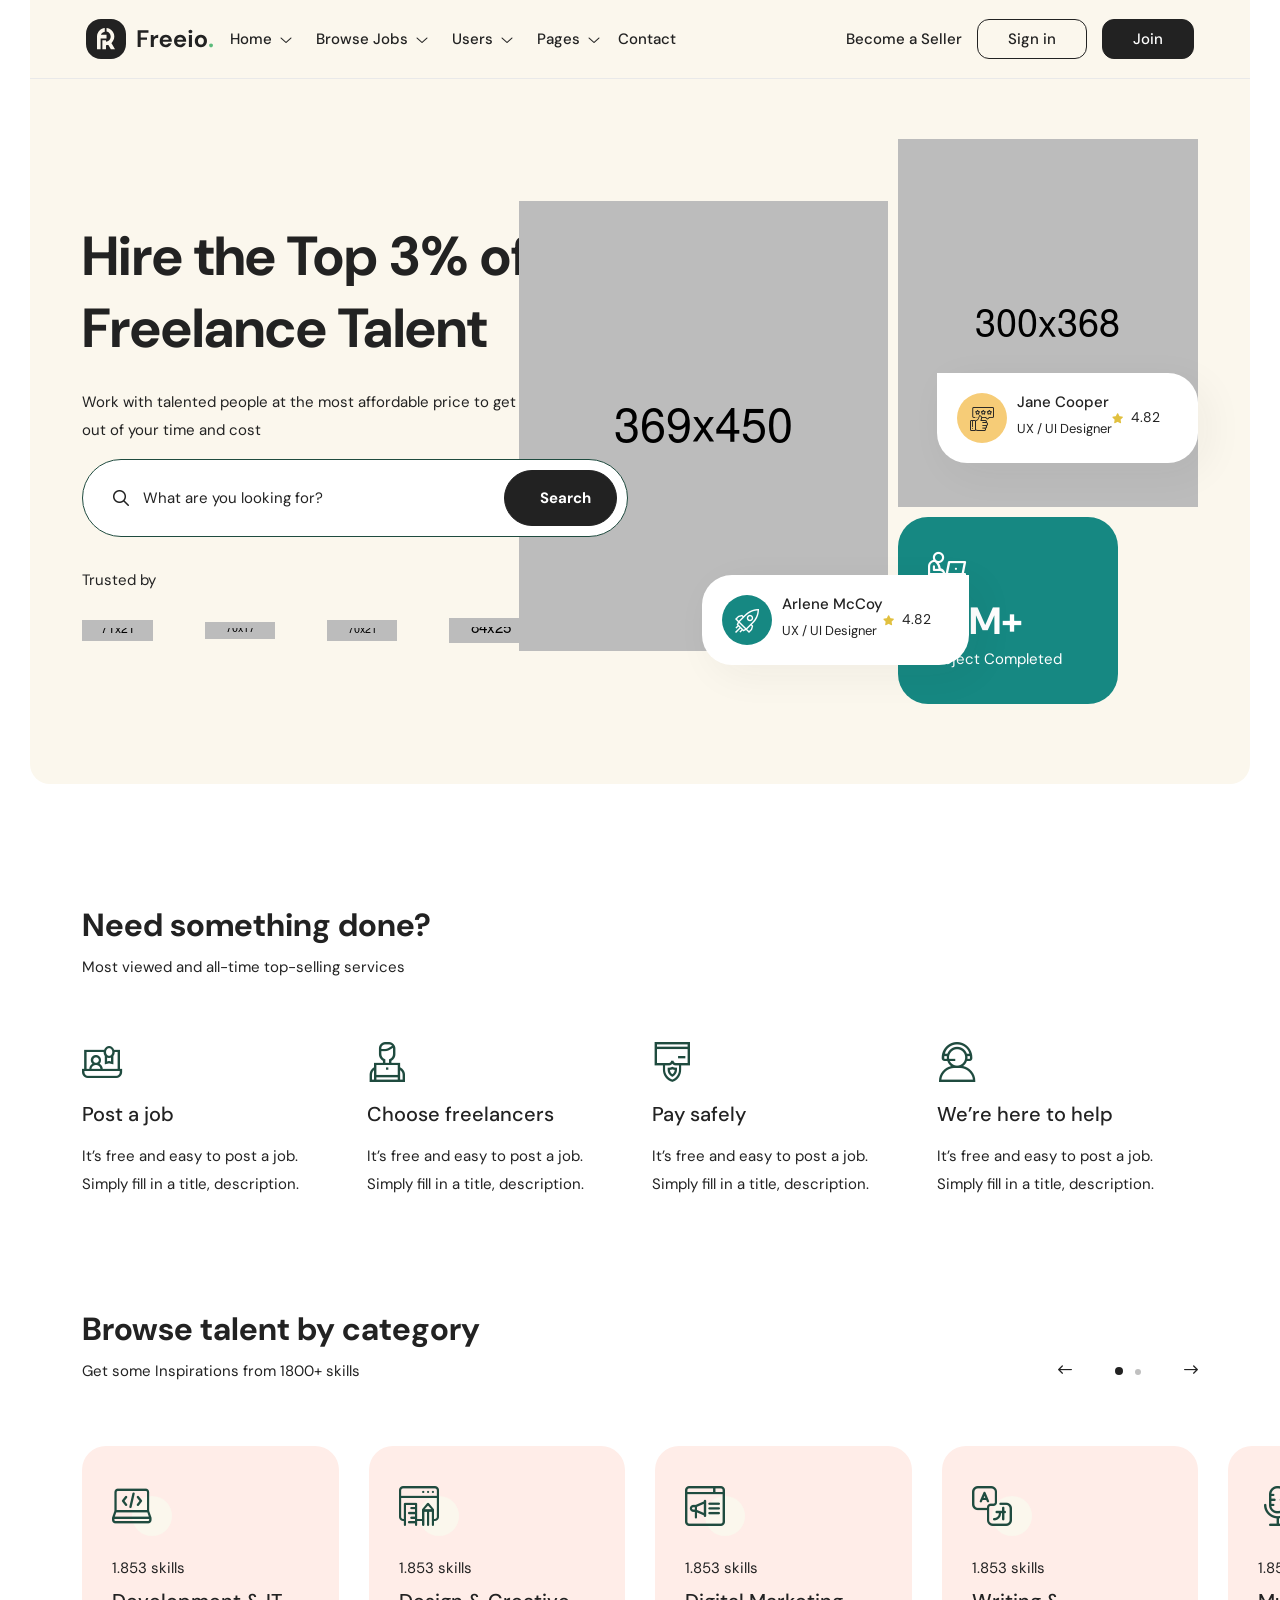
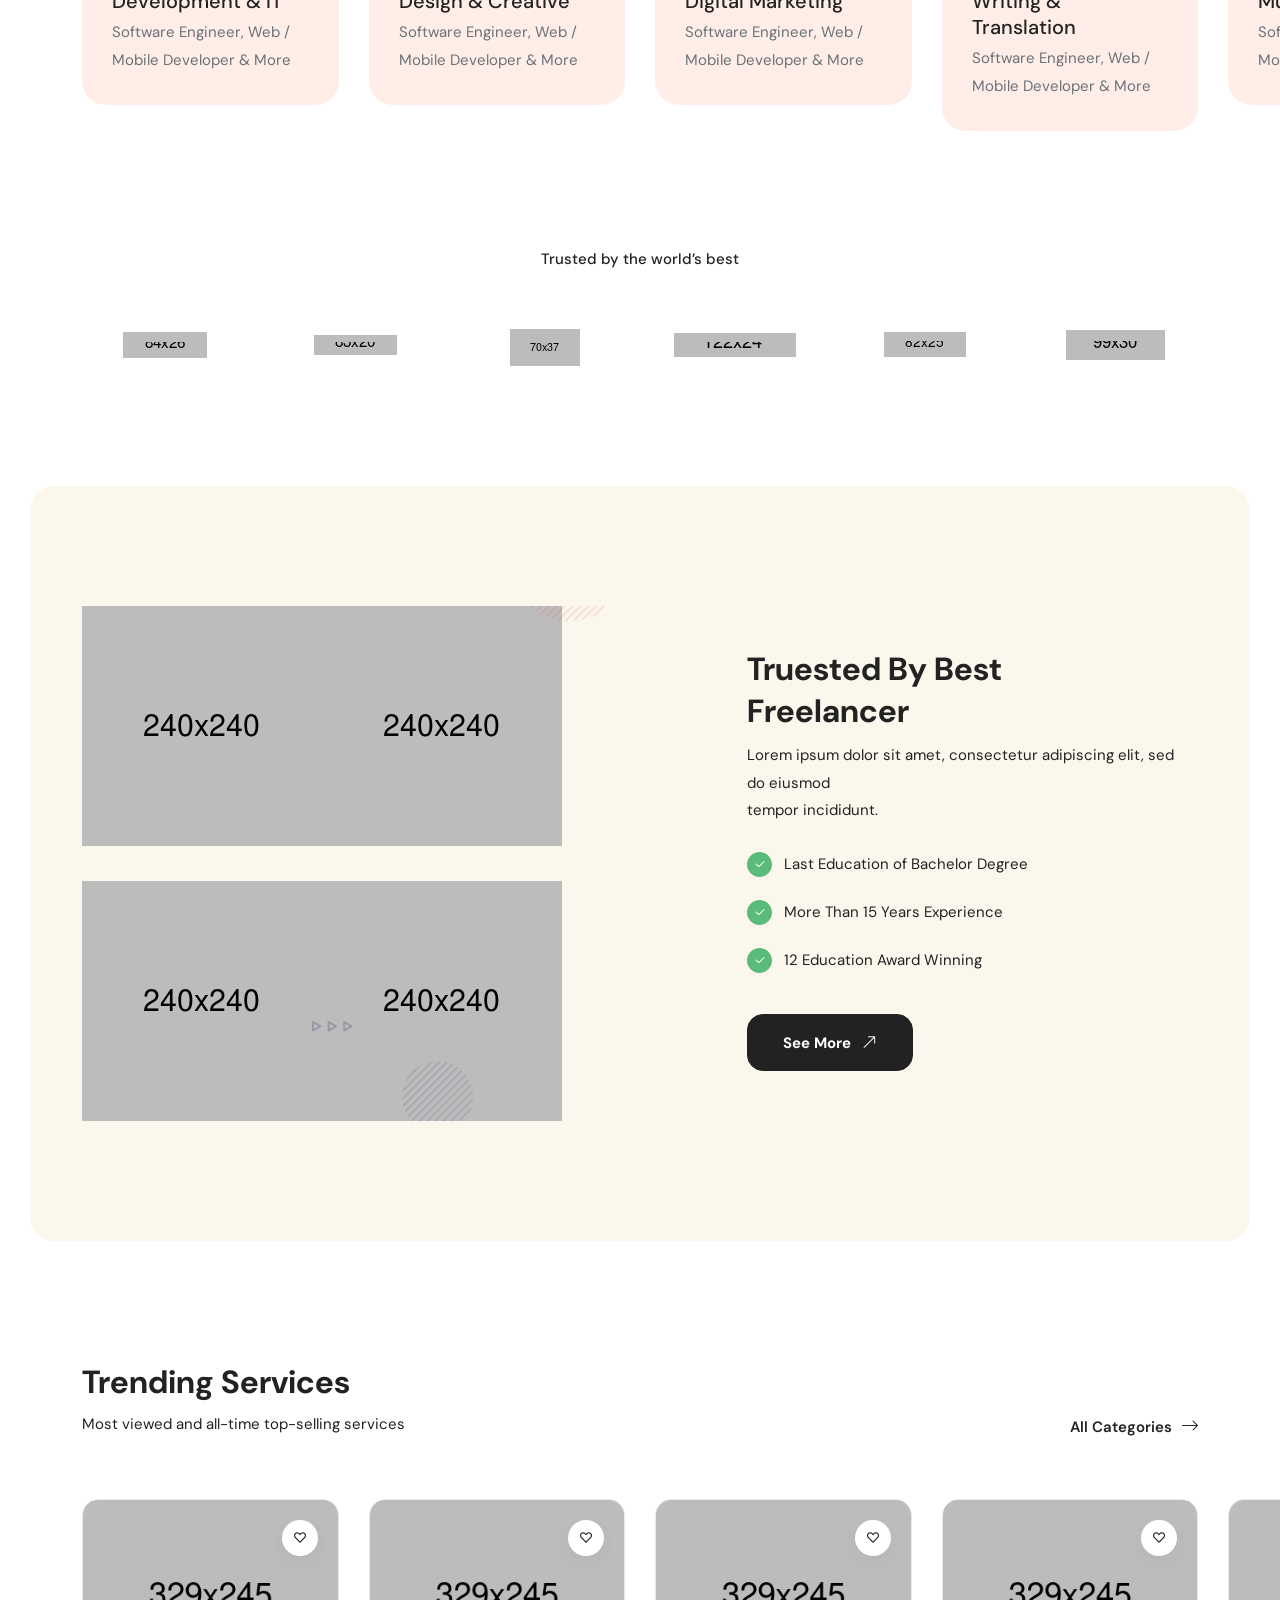
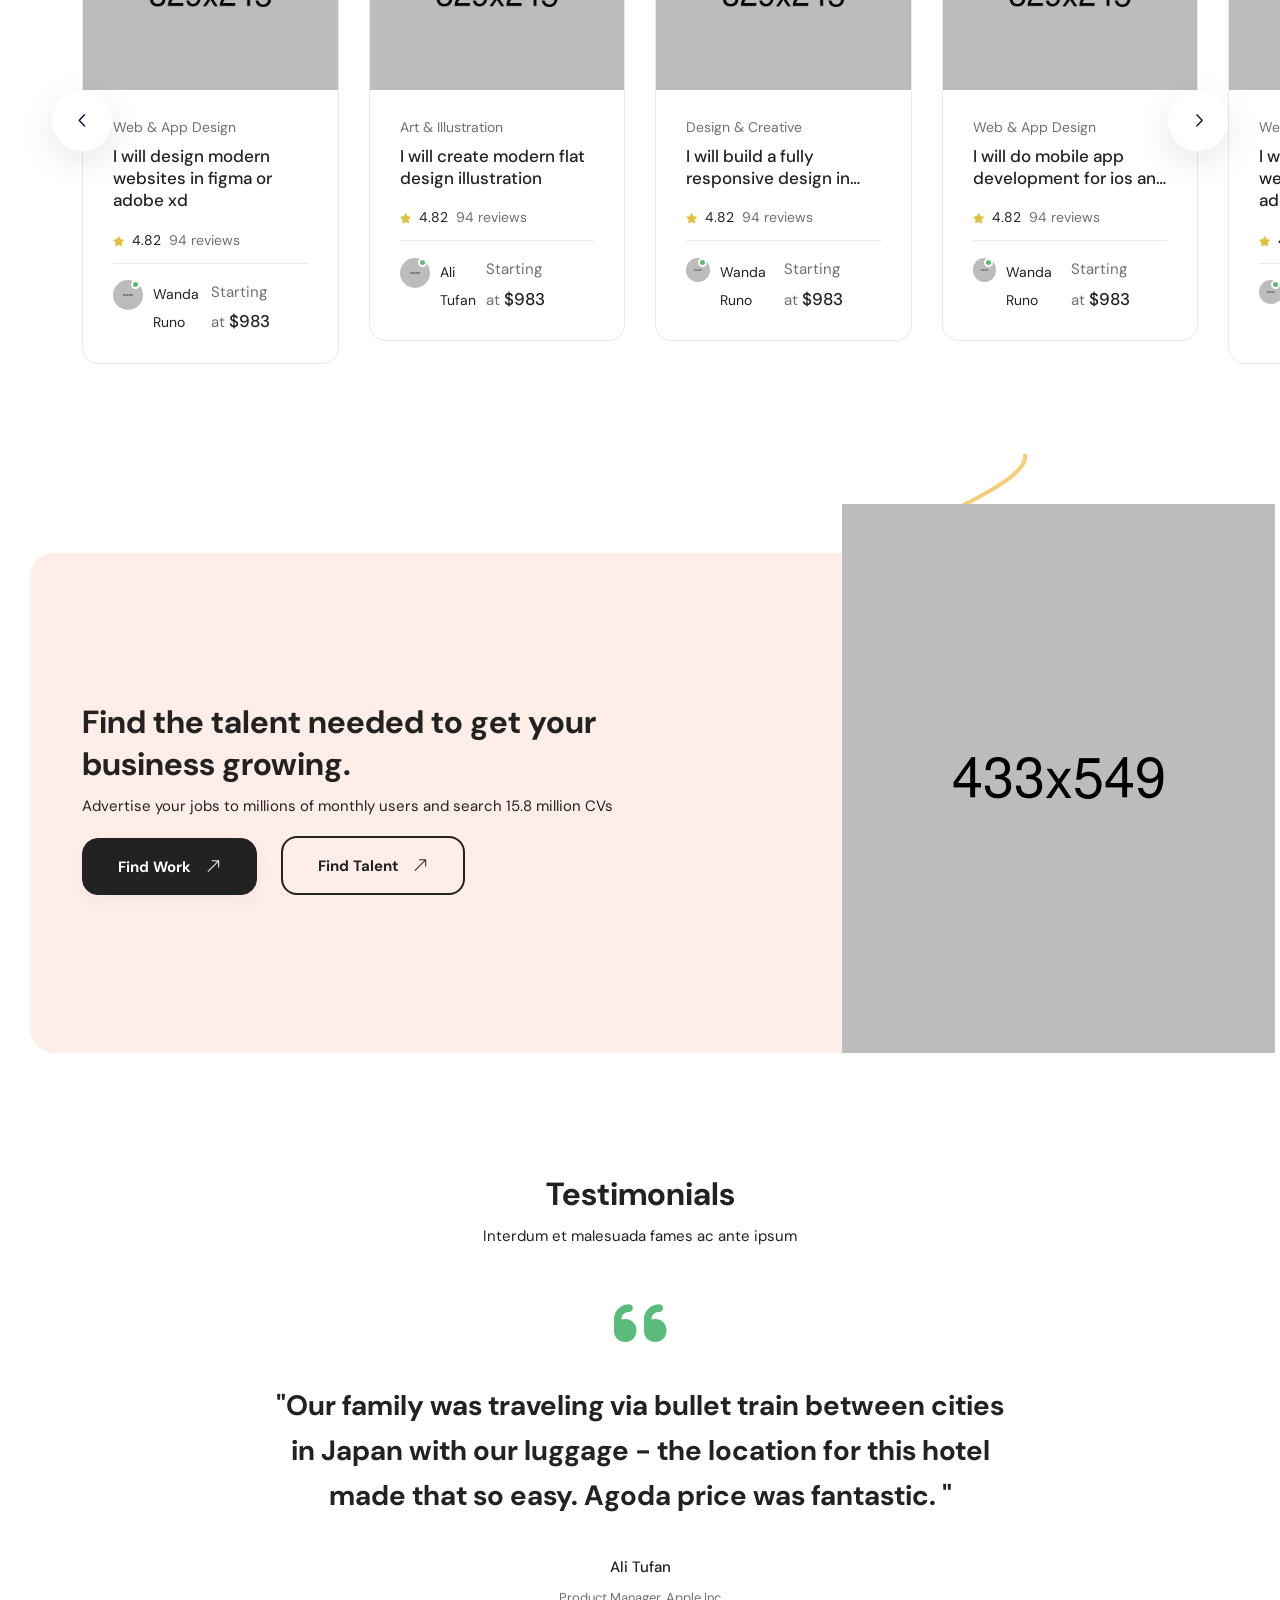
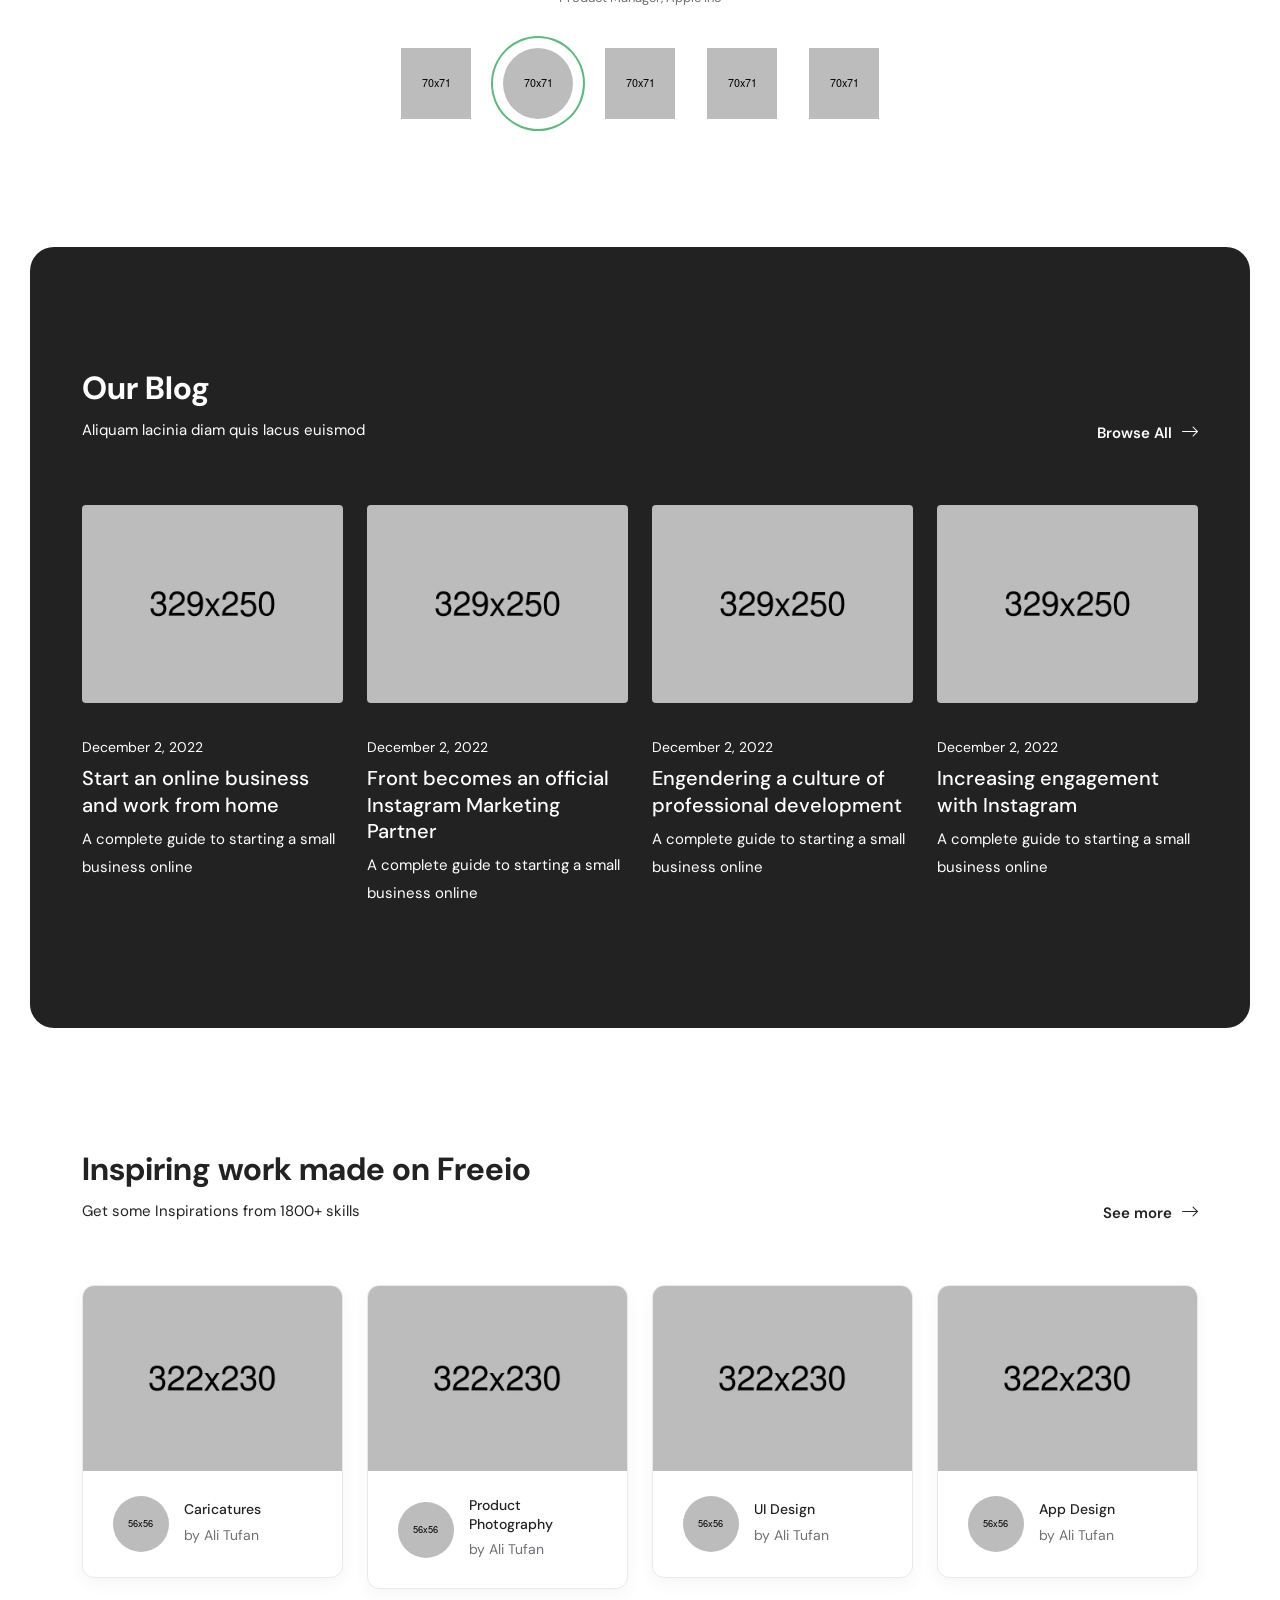
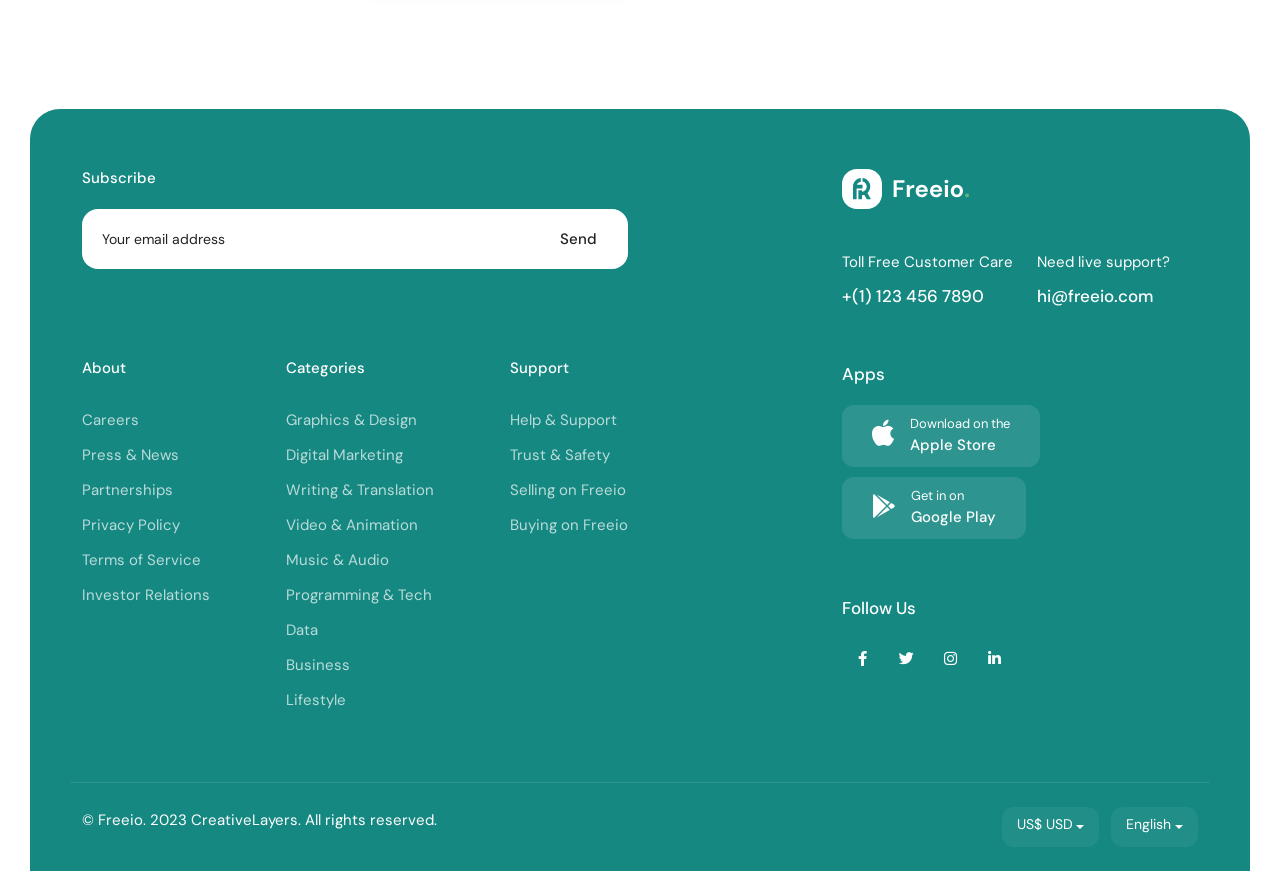
<file: main-files 2/html/index15.html>
<!DOCTYPE html>
<html dir="ltr" lang="en">
<head>
<meta charset="utf-8">
<meta http-equiv="X-UA-Compatible" content="IE=edge">
<meta name="viewport" content="width=device-width, initial-scale=1">
<meta name="keywords" content="bidding, fiverr, freelance marketplace, freelancers, freelancing, gigs, hiring, job board, job portal, job posting, jobs marketplace, peopleperhour, proposals, sell services, upwork">
<meta name="description" content="Freeio - Freelance Marketplace HTML Template">
<meta name="CreativeLayers" content="ATFN">
<!-- css file -->
<link rel="stylesheet" href="css/bootstrap.min.css">
<link rel="stylesheet" href="css/jquery-ui.min.css">
<link rel="stylesheet" href="css/ace-responsive-menu.css">
<link rel="stylesheet" href="css/menu.css">
<link rel="stylesheet" href="css/fontawesome.css">
<link rel="stylesheet" href="css/flaticon.css">
<link rel="stylesheet" href="css/bootstrap-select.min.css">
<link rel="stylesheet" href="css/animate.css">
<link rel="stylesheet" href="css/magnific-popup.css">
<link rel="stylesheet" href="css/slider.css">
<link rel="stylesheet" href="css/style.css">
<link rel="stylesheet" href="css/ud-custom-spacing.css">
<!-- Responsive stylesheet -->
<link rel="stylesheet" href="css/responsive.css">
<!-- Title -->
<title>Freeio - Freelance Marketplace HTML Template</title>
<!-- Favicon -->
<link href="images/favicon.ico" sizes="128x128" rel="shortcut icon" type="image/x-icon" />
<link href="images/favicon.ico" sizes="128x128" rel="shortcut icon" />
<!-- Apple Touch Icon -->
<link href="images/apple-touch-icon-60x60.png" sizes="60x60" rel="apple-touch-icon">
<link href="images/apple-touch-icon-72x72.png" sizes="72x72" rel="apple-touch-icon">
<link href="images/apple-touch-icon-114x114.png" sizes="114x114" rel="apple-touch-icon">
<link href="images/apple-touch-icon-180x180.png" sizes="180x180" rel="apple-touch-icon">

<!-- HTML5 shim and Respond.js for IE8 support of HTML5 elements and media queries -->
<!-- WARNING: Respond.js doesn't work if you view the page via file:// -->
<!--[if lt IE 9]>
<script src="https://oss.maxcdn.com/html5shiv/3.7.3/html5shiv.min.js"></script>
<script src="https://oss.maxcdn.com/respond/1.4.2/respond.min.js"></script>
<![endif]-->

</head>
<body>
<div class="wrapper ovh">
  <div class="preloader"></div>
  <!-- Main Header Nav -->
  <header class="header-nav nav-innerpage-style at-home15 main-menu mx30 bgc-light-yellow">
    <!-- Ace Responsive Menu -->
    <nav class="posr"> 
      <div class="container posr">
        <div class="row align-items-center justify-content-between">
          <div class="col-auto px-0 px-xl-3">
            <div class="d-flex align-items-center justify-content-between">
              <div class="logos">
                <a class="header-logo logo1" href="index.html"><img src="images/header-logo-dark.svg" alt="Header Logo"></a>
              </div>
              <!-- Responsive Menu Structure-->
              <ul id="respMenu" class="ace-responsive-menu" data-menu-style="horizontal">
                <li class="visible_list"> <a class="list-item" href="#"><span class="title">Home</span></a>
                  <!-- Level Two-->
                  <ul>
                    <li><a href="index.html">Home V1</a></li>
                    <li><a href="index2.html">Home V2</a></li>
                    <li><a href="index3.html">Home V3</a></li>
                    <li><a href="index4.html">Home V4</a></li>
                    <li><a href="index5.html">Home V5</a></li>
                    <li><a href="index6.html">Home V6</a></li>
                    <li><a href="index7.html">Home V7</a></li>
                    <li><a href="index8.html">Home V8</a></li>
                    <li><a href="index9.html">Home V9</a></li>
                    <li><a href="index10.html">Home V10</a></li>
                    <li><a href="index11.html">Home V11</a></li>
                    <li><a href="index12.html">Home V12</a></li>
                    <li><a href="index13.html">Home V13</a></li>
                    <li><a href="index14.html">Home V14</a></li>
                    <li><a href="index15.html">Home V15</a></li>
                    <li><a href="index16.html">Home V16</a></li>
                    <li><a href="index17.html">Home V17</a></li>
                    <li><a href="index18.html">Home V18</a></li>
                    <li><a href="index19.html">Home V19</a></li>
                    <li><a href="index20.html">Home V20</a></li>
                  </ul>
                </li>
                <li class="visible_list"> <a class="list-item" href="#"><span class="title">Browse Jobs</span></a>
                  <ul >
                    <li> <a href="#"><span class="title">Services</span></a>
                      <ul>
                        <li><a href="page-service-v1.html">Service v1</a></li>
                        <li><a href="page-service-v2.html">Service v2</a></li>
                        <li><a href="page-service-v3.html">Service v3</a></li>
                        <li><a href="page-service-v4.html">Service v4</a></li>
                        <li><a href="page-service-v5.html">Service v5</a></li>
                        <li><a href="page-service-v6.html">Service v6</a></li>
                        <li><a href="page-service-v7.html">Service v7</a></li>
                        <li><a href="page-service-all.html">Service All</a></li>
                        <li><a href="page-service-single.html">Service Single</a></li>
                        <li><a href="page-service-single-v1.html">Single V1</a></li>
                        <li><a href="page-service-single-v2.html">Single V2</a></li>
                      </ul>
                    </li>
                    <li> <a href="#"><span class="title">Projects</span></a>
                      <ul>
                        <li><a href="page-project-v1.html">Project v1</a></li>
                        <li><a href="page-project-list-v1.html">List v1</a></li>
                        <li><a href="page-project-list-v2.html">List v2</a></li>
                        <li><a href="page-project-list-v3.html">List v3</a></li>
                        <li><a href="page-project-single.html">Project Single</a></li>
                        <li><a href="page-project-single-v1.html">Single V1</a></li>
                        <li><a href="page-project-single-v2.html">Single V2</a></li>
                      </ul>
                    </li>
                    <li> <a href="#"><span class="title">Job View</span></a>
                      <ul>
                        <li><a href="page-job-list-v1.html">Job list v1</a></li>
                        <li><a href="page-job-list-v2.html">Job list v2</a></li>
                        <li><a href="page-job-list-v3.html">Job list V3</a></li>
                        <li><a href="page-job-list-single.html">Job Single</a></li>
                      </ul>
                    </li>
                  </ul>
                </li>
                <li class="visible_list"> <a class="list-item" href="#"><span class="title">Users</span></a>
                  <ul>
                    <li> <a href="#"><span class="title">Dashboard</span></a>
                      <ul>
                        <li><a href="page-dashboard.html">Dashboard</a></li>
                        <li><a href="page-dashboard-proposal.html">Proposal</a></li>
                        <li><a href="page-dashboard-save.html">Saved</a></li>
                        <li><a href="page-dashboard-message.html">Message</a></li>
                        <li><a href="page-dashboard-reviews.html">Reviews</a></li>
                        <li><a href="page-dashboard-invoice.html">Invoice</a></li>
                        <li><a href="page-dashboard-payouts.html">Payouts</a></li>
                        <li><a href="page-dashboard-statement.html">Statement</a></li>
                        <li><a href="page-dashboard-manage-service.html">Manage Service</a></li>
                        <li><a href="page-dashboard-add-service.html">Add Services</a></li>
                        <li><a href="page-dashboard-manage-jobs.html">Manage Jobs</a></li>
                        <li><a href="page-dashboard-manage-project.html">Manage Project</a></li>
                        <li><a href="page-dashboard-create-project.html">Create Project</a></li>
                        <li><a href="page-dashboard-profile.html">My Profile</a></li>
                      </ul>
                    </li>
                    <li> <a href="#"><span class="title">Employee</span></a>
                      <ul>
                        <li><a href="page-employee-v1.html">Employee V1</a></li>
                        <li><a href="page-employee-v2.html">Employee V2</a></li>
                        <li><a href="page-employee-single.html">Employee Single</a></li>
                      </ul>
                    </li>
                    <li> <a href="#"><span class="title">Freelancer</span></a>
                      <ul>
                        <li><a href="page-freelancer-v1.html">Freelancer V1</a></li>
                        <li><a href="page-freelancer-v2.html">Freelancer V2</a></li>
                        <li><a href="page-freelancer-v3.html">Freelancer V3</a></li>
                        <li><a href="page-freelancer-list-v1.html">List V1</a></li>
                        <li><a href="page-freelancer-list-v2.html">List V2</a></li>
                        <li><a href="page-freelancer-list-v3.html">List V3</a></li>
                        <li><a href="page-freelancer-single.html">Freelancer Single</a></li>
                        <li><a href="page-freelancer-single-v1.html">Single V1</a></li>
                        <li><a href="page-freelancer-single-v2.html">Single V2</a></li>
                      </ul>
                    </li>
                    <li> <a href="page-become-seller.html"><span class="title">Become Seller</span></a></li>
                  </ul>
                </li>
                <li class="visible_list"> <a class="list-item" href="#"><span class="title">Pages</span></a>
                  <ul>
                    <li> <a href="#"><span class="title">About</span></a>
                      <ul>
                        <li><a href="page-about.html">About v1</a></li>
                        <li><a href="page-about-v2.html">About v2</a></li>
                      </ul>
                    </li>
                    <li> <a href="#"><span class="title">Blog</span></a>
                      <ul>
                        <li><a href="page-blog-v1.html">List V1</a></li>
                        <li><a href="page-blog-v2.html">List V2</a></li>
                        <li><a href="page-blog-v3.html">List V3</a></li>
                        <li><a href="page-blog-single.html">Single</a></li>
                      </ul>
                    </li>
                    <li> <a href="#"><span class="title">Shop</span></a>
                      <ul>
                        <li><a href="page-shop.html">List</a></li>
                        <li><a href="page-shop-single.html">Single</a></li>
                        <li><a href="page-shop-cart.html">Cart</a></li>
                        <li><a href="page-shop-checkout.html">Checkout</a></li>
                        <li><a href="page-shop-order.html">Order</a></li>
                      </ul>
                    </li>
                    <li><a href="page-contact.html">Contact</a></li>
                    <li><a href="page-error.html">404</a></li>
                    <li><a href="page-faq.html">Faq</a></li>
                    <li><a href="page-help.html">Help</a></li>
                    <li><a href="page-invoice.html">Invoices</a></li>
                    <li><a href="page-login.html">Login</a></li>
                    <li><a href="page-pricing.html">Pricing</a></li>
                    <li><a href="page-register.html">Register</a></li>
                    <li><a href="page-terms.html">Terms</a></li>
                    <li><a href="page-ui-element.html">UI Elements</a></li>
                  </ul>
                </li>
                <li> <a class="list-item pe-0" href="page-contact.html">Contact</a></li>
              </ul>
            </div>
          </div>
          <div class="col-auto pe-0 pe-xl-3">
            <div class="d-flex align-items-center">
              <a class="login-info mx15-xl mx30" href="page-become-seller.html"><span class="d-none d-xl-inline-block">Become a</span> Seller</a>
              <a class="login-info mr15-xl mr10 ud-btn btn-dark add-joining bdrs12 dark-color bg-transparent" href="page-login.html">Sign in</a>
              <a class="ud-btn btn-dark add-joining bdrs12 text-white" href="page-register.html">Join</a>
            </div>
          </div>
        </div>
      </div>
    </nav>
  </header>

  <div class="hiddenbar-body-ovelay"></div>

  <!-- Mobile Nav  -->
  <div id="page" class="mobilie_header_nav stylehome1">
    <div class="mobile-menu">
      <div class="header bdrb1">
        <div class="menu_and_widgets">
          <div class="mobile_menu_bar d-flex justify-content-between align-items-center">
            <a class="mobile_logo" href="#"><img src="images/header-logo-dark.svg" alt=""></a>
            <div class="right-side text-end">
              <a class="" href="page-login.html">join</a>
              <a class="menubar ml30" href="#menu"><img src="images/mobile-dark-nav-icon.svg" alt=""></a>
            </div>
          </div>
        </div>
        <div class="posr"><div class="mobile_menu_close_btn"><span class="far fa-times"></span></div></div>
      </div>
    </div>
    <!-- /.mobile-menu -->
    <nav id="menu" class="">
      <ul>
        <li><span>Home</span>
          <ul>
            <li><a href="index.html">Home V1</a></li>
            <li><a href="index2.html">Home V2</a></li>
            <li><a href="index3.html">Home V3</a></li>
            <li><a href="index4.html">Home V4</a></li>
            <li><a href="index5.html">Home V5</a></li>
            <li><a href="index6.html">Home V6</a></li>
            <li><a href="index7.html">Home V7</a></li>
            <li><a href="index8.html">Home V8</a></li>
            <li><a href="index9.html">Home V9</a></li>
            <li><a href="index10.html">Home V10</a></li>
            <li><a href="index11.html">Home V11</a></li>
            <li><a href="index12.html">Home V12</a></li>
            <li><a href="index13.html">Home V13</a></li>
            <li><a href="index14.html">Home V14</a></li>
            <li><a href="index15.html">Home V15</a></li>
            <li><a href="index16.html">Home V16</a></li>
            <li><a href="index17.html">Home V17</a></li>
            <li><a href="index18.html">Home V18</a></li>
            <li><a href="index19.html">Home V19</a></li>
            <li><a href="index20.html">Home V20</a></li>
          </ul>
        </li>
        <li><span>Browse Jobs</span>
          <ul>
            <li><span>Services</span>
              <ul>
                <li><a href="page-service-v1.html">Service v1</a></li>
                <li><a href="page-service-v2.html">Service v2</a></li>
                <li><a href="page-service-v3.html">Service v3</a></li>
                <li><a href="page-service-v4.html">Service v4</a></li>
                <li><a href="page-service-v5.html">Service v5</a></li>
                <li><a href="page-service-v6.html">Service v6</a></li>
                <li><a href="page-service-v7.html">Service v7</a></li>
                <li><a href="page-service-all.html">Service All</a></li>
                <li><a href="page-service-single.html">Service Single</a></li>
                <li><a href="page-service-single-v1.html">Single V1</a></li>
                <li><a href="page-service-single-v2.html">Single V2</a></li>
              </ul>
            </li>
            <li><span>Projects</span>
              <ul>
                <li><a href="page-project-v1.html">Project v1</a></li>
                <li><a href="page-project-list-v1.html">List v1</a></li>
                <li><a href="page-project-list-v2.html">List v2</a></li>
                <li><a href="page-project-list-v3.html">List v3</a></li>
                <li><a href="page-project-single.html">Project Single</a></li>
                <li><a href="page-project-single-v1.html">Single V1</a></li>
                <li><a href="page-project-single-v2.html">Single V2</a></li>
              </ul>
            </li>
            <li><span>Job View</span>
              <ul>
                <li><a href="page-job-list-v1.html">Job list v1</a></li>
                <li><a href="page-job-list-v2.html">Job list v2</a></li>
                <li><a href="page-job-list-v3.html">Job list V3</a></li>
                <li><a href="page-job-list-single.html">Job Single</a></li>
              </ul>
            </li>
          </ul>
        </li>
        <li><span>Users</span>
          <ul>
            <li><span>Dashboard</span>
              <ul>
                <li><a href="page-dashboard.html">Dashboard</a></li>
                <li><a href="page-dashboard-proposal.html">Proposal</a></li>
                <li><a href="page-dashboard-save.html">Saved</a></li>
                <li><a href="page-dashboard-message.html">Message</a></li>
                <li><a href="page-dashboard-reviews.html">Reviews</a></li>
                <li><a href="page-dashboard-invoice.html">Invoice</a></li>
                <li><a href="page-dashboard-payouts.html">Payouts</a></li>
                <li><a href="page-dashboard-statement.html">Statement</a></li>
                <li><a href="page-dashboard-manage-service.html">Manage Service</a></li>
                <li><a href="page-dashboard-add-service.html">Add Services</a></li>
                <li><a href="page-dashboard-manage-jobs.html">Manage Jobs</a></li>
                <li><a href="page-dashboard-manage-project.html">Manage Project</a></li>
                <li><a href="page-dashboard-create-project.html">Create Project</a></li>
                <li><a href="page-dashboard-profile.html">My Profile</a></li>
              </ul>
            </li>
            <li><span>Employee</span>
              <ul>
                <li><a href="page-employee-v1.html">Employee V1</a></li>
                <li><a href="page-employee-v2.html">Employee V2</a></li>
                <li><a href="page-employee-single.html">Employee Single</a></li>
              </ul>
            </li>
            <li><span>Freelancer</span>
              <ul>
                <li><a href="page-freelancer-v1.html">Freelancer V1</a></li>
                <li><a href="page-freelancer-v2.html">Freelancer V2</a></li>
                <li><a href="page-freelancer-v3.html">Freelancer V3</a></li>
                <li><a href="page-freelancer-list-v1.html">List V1</a></li>
                <li><a href="page-freelancer-list-v2.html">List V2</a></li>
                <li><a href="page-freelancer-list-v3.html">List V3</a></li>
                <li><a href="page-freelancer-single.html">Freelancer Single</a></li>
                <li><a href="page-freelancer-single-v1.html">Single V1</a></li>
                <li><a href="page-freelancer-single-v2.html">Single V2</a></li>
              </ul>
            </li>
            <li><a href="page-become-seller.html">Become Seller</a></li>
          </ul>
        </li>
        <li><span>Pages</span>
          <ul>
            <li><span>About</span>
              <ul>
                <li><a href="page-about.html">About v1</a></li>
                <li><a href="page-about-v2.html">About v2</a></li>
              </ul>
            </li>
            <li><span>Shop</span>
              <ul>
                <li><a href="page-shop.html">List</a></li>
                <li><a href="page-shop-single.html">Single</a></li>
                <li><a href="page-shop-cart.html">Cart</a></li>
                <li><a href="page-shop-checkout.html">Checkout</a></li>
                <li><a href="page-shop-order.html">Order</a></li>
              </ul>
            </li>
            <li><a href="page-contact.html">Contact</a></li>
            <li><a href="page-error.html">404</a></li>
            <li><a href="page-faq.html">Faq</a></li>
            <li><a href="page-help.html">Help</a></li>
            <li><a href="page-invoice.html">Invoices</a></li>
            <li><a href="page-login.html">Login</a></li>
            <li><a href="page-pricing.html">Pricing</a></li>
            <li><a href="page-register.html">Register</a></li>
            <li><a href="page-terms.html">Terms</a></li>
            <li><a href="page-ui-element.html">UI Elements</a></li>
          </ul>
        </li>
        <li><span>Blog</span>
          <ul>
            <li><a href="page-blog-v1.html">List V1</a></li>
            <li><a href="page-blog-v2.html">List V2</a></li>
            <li><a href="page-blog-v3.html">List V3</a></li>
            <li><a href="page-blog-single.html">Single</a></li>
          </ul>
        </li>
        <!-- Only for Mobile View -->
      </ul>
    </nav>
  </div>

  <div class="body_content">
    <!-- Home Banner Style V1 -->
    <section class="hero-home15 bgc-light-yellow pt60 pb60 mx30">
      <div class="container">
        <div class="row align-items-center justify-content-between">
          <div class="col-xl-6">
            <div class="home14-hero-content">
              <h1 class="title animate-up-1 mb25">Hire the Top 3% of <br class="d-none d-xl-block">Freelance Talent</h1>
              <p class="text animate-up-2">Work with talented people at the most affordable price to get the most <br class="d-none d-lg-block">out of your time and cost</p>
              <div class="advance-search-tab at-home6 bgc-white bdrs120 bdrs4-sm p10 position-relative zi2 animate-up-3">
                <div class="row">
                  <div class="col-md-9 col-lg-8 col-xl-9">
                    <div class="advance-search-field mb10-sm">
                      <form class="form-search position-relative">
                        <div class="box-search">
                          <span class="icon far fa-magnifying-glass"></span>
                          <input class="form-control" type="text" name="search" placeholder="What are you looking for?">
                          <div class="search-suggestions">
                            <h6 class="fz14 ml30 mt25 mb-3">Popular Search</h6>
                            <div class="box-suggestions">
                              <ul class="px-0 m-0 pb-4">
                                <li>
                                  <div class="info-product">
                                    <div class="item_title">mobile app development</div>
                                  </div>
                                </li>
                                <li>
                                  <div class="info-product">
                                    <div class="item_title">mobile app builder</div>
                                  </div>
                                </li>
                                <li>
                                  <div class="info-product">
                                    <div class="item_title">mobile legends</div>
                                  </div>
                                </li>
                                <li>
                                  <div class="info-product">
                                    <div class="item_title">mobile app ui ux design</div>
                                  </div>
                                </li>
                                <li>
                                  <div class="info-product">
                                    <div class="item_title">mobile game app development</div>
                                  </div>
                                </li>
                                <li>
                                  <div class="info-product">
                                    <div class="item_title">mobile app design</div>
                                  </div>
                                </li>
                              </ul>
                            </div>
                          </div>
                        </div>
                      </form>
                    </div>
                  </div>
                  <div class="col-md-3 col-lg-4 col-xl-3">
                    <div class="text-center">
                      <button class="ud-btn btn-dark bdrs120 w-100" type="button">Search</button>
                    </div>
                  </div>
                </div>
              </div>
              <p class="text fz15 me-2 mb-0 mt30 mt30-md animate-up-4">Trusted by</p>
              <div class="mt20 animate-up-4">
                <li class="d-inline-block me-3 me-sm-5 mb-3 mb-md-0"><img src="images/partners/19.png" alt=""></li>
                <li class="d-inline-block me-3 me-sm-5 mb-3 mb-md-0"><img src="images/partners/20.png" alt=""></li>
                <li class="d-inline-block me-3 me-sm-5 mb-3 mb-md-0"><img src="images/partners/21.png" alt=""></li>
                <li class="d-inline-block"><img src="images/partners/22.png" alt=""></li>
              </div>
            </div>
          </div>
          <div class="col-xl-5 d-none d-xl-block">
            <div class="home15-hero-img position-relative">
              <div class="position-relative">
                <div class="d-flex align-items-center justify-content-end">
                  <div>
                    <img class="mb10 wow fadeInLeft" src="images/about/home15-hero-img-1.png" alt="">
                    <div class="iconbox-small1 text-start d-flex wow fadeInRight default-box-shadow4 bounce-y animate-up-1">
                      <span class="icon flaticon-review"></span>
                      <div class="details pl10">
                        <h6 class="mb-1">Jane Cooper</h6>
                        <p class="text fz13 mb-0">UX / UI Designer</p>
                      </div>
                      <div class="review-meta d-flex align-items-center">
                        <i class="fas fa-star fz10 review-color me-2"></i>
                        <p class="mb-0 body-color fz14"><span class="dark-color me-2">4.82</span></p>
                      </div>
                    </div>
                  </div>
                  <div class="ml10">
                    <img class="wow fadeInRight" src="images/about/home15-hero-img-2.png" alt="">
                    <div class="iconbox-small2 text-start d-flex wow fadeInLeft default-box-shadow4 bounce-y animate-up-2">
                      <span class="icon flaticon-rocket"></span>
                      <div class="details pl10">
                        <h6 class="mb-1">Arlene McCoy</h6>
                        <p class="text fz13 mb-0">UX / UI Designer</p>
                      </div>
                      <div class="review-meta d-flex align-items-center">
                        <i class="fas fa-star fz10 review-color me-2"></i>
                        <p class="mb-0 body-color fz14"><span class="dark-color me-2">4.82</span></p>
                      </div>
                    </div>
                    <div class="funfact_one at-home15-hero-1 mt10 mb20 pt30 pb30 pl30 wow fadeInLeft">
                      <span class="icon text-white flaticon-working"></span>
                      <div class="details">
                        <ul class="ps-0 mb-0 d-flex justify-content-start">
                          <li><div class="timer text-white">58</div></li>
                          <li><span class="text-white">M</span></li>
                          <li><span class="text-white">+</span></li>
                        </ul>
                        <p class="text mb-0 text-white">Project Completed</p>
                      </div>
                    </div>
                  </div>
                </div>
              </div>
            </div>
          </div>
        </div>
      </div>
    </section>

    <!-- Need something --> 
    <section class="our-features pb80">
      <div class="container wow fadeInUp">
        <div class="row">
          <div class="col-lg-12">
            <div class="main-title">
              <h2>Need something done?</h2>
              <p class="text">Most viewed and all-time top-selling services</p>
            </div>
          </div>
        </div>
        <div class="row">
          <div class="col-sm-6 col-lg-3">
            <div class="iconbox-style1 border-less p-0">
              <div class="icon before-none"><span class="flaticon-cv"></span></div>
              <div class="details">
                <h4 class="title mt10 mb-3">Post a job</h4>
                <p class="text">It’s free and easy to post a job. Simply fill <br class="d-none d-xxl-block"> in a title, description.</p>
              </div>
            </div>
          </div>
          <div class="col-sm-6 col-lg-3">
            <div class="iconbox-style1 border-less p-0">
              <div class="icon before-none"><span class="flaticon-web-design"></span></div>
              <div class="details">
                <h4 class="title mt10 mb-3">Choose freelancers</h4>
                <p class="text">It’s free and easy to post a job. Simply fill <br class="d-none d-xxl-block"> in a title, description.</p>
              </div>
            </div>
          </div>
          <div class="col-sm-6 col-lg-3">
            <div class="iconbox-style1 border-less p-0">
              <div class="icon before-none"><span class="flaticon-secure"></span></div>
              <div class="details">
                <h4 class="title mt10 mb-3">Pay safely</h4>
                <p class="text">It’s free and easy to post a job. Simply fill <br class="d-none d-xxl-block"> in a title, description.</p>
              </div>
            </div>
          </div>
          <div class="col-sm-6 col-lg-3">
            <div class="iconbox-style1 border-less p-0">
              <div class="icon before-none"><span class="flaticon-customer-service"></span></div>
              <div class="details">
                <h4 class="title mt10 mb-3">We’re here to help</h4>
                <p class="text">It’s free and easy to post a job. Simply fill <br class="d-none d-xxl-block"> in a title, description.</p>
              </div>
            </div>
          </div>
        </div>
      </div>
    </section>

    <!-- Talent by category -->
    <section class="pb80 pb30-md pt-0">
      <div class="container">
        <div class="row align-items-center wow fadeInUp" data-wow-delay="00ms">
          <div class="col-lg-9">
            <div class="main-title2">
              <h2 class="title">Browse talent by category</h2>
              <p class="paragraph">Get some Inspirations from 1800+ skills</p>
            </div>
          </div>
        </div>
        <div class="row wow fadeInUp" data-wow-delay="300ms">
          <div class="col-lg-12">
            <div class="slider-outer-dib navi_pagi_top_right slider-4-grid owl-carousel owl-theme wow fadeInUp">
              <div class="item">
                <div class="iconbox-style1 at-home15 bgc-thm4 bdrs24">
                  <div class="icon"><span class="flaticon-developer"></span></div>
                  <div class="details mt20">
                    <p class="text mb5">1.853 skills</p>
                    <h4 class="title">Development & IT</h4>
                    <p class="mb-0">Software Engineer, Web / Mobile Developer & More</p>
                  </div>
                </div>
              </div>
              <div class="item">
                <div class="iconbox-style1 at-home15 bgc-thm4 bdrs24">
                  <div class="icon"><span class="flaticon-web-design-1"></span></div>
                  <div class="details mt20">
                    <p class="text mb5">1.853 skills</p>
                    <h4 class="title">Design & Creative</h4>
                    <p class="mb-0">Software Engineer, Web / Mobile Developer & More</p>
                  </div>
                </div>
              </div>
              <div class="item">
                <div class="iconbox-style1 at-home15 bgc-thm4 bdrs24">
                  <div class="icon"><span class="flaticon-digital-marketing"></span></div>
                  <div class="details mt20">
                    <p class="text mb5">1.853 skills</p>
                    <h4 class="title">Digital Marketing</h4>
                    <p class="mb-0">Software Engineer, Web / Mobile Developer & More</p>
                  </div>
                </div>
              </div>
              <div class="item">
                <div class="iconbox-style1 at-home15 bgc-thm4 bdrs24">
                  <div class="icon"><span class="flaticon-translator"></span></div>
                  <div class="details mt20">
                    <p class="text mb5">1.853 skills</p>
                    <h4 class="title">Writing & Translation</h4>
                    <p class="mb-0">Software Engineer, Web / Mobile Developer & More</p>
                  </div>
                </div>
              </div>
              <div class="item">
                <div class="iconbox-style1 at-home15 bgc-thm4 bdrs24">
                  <div class="icon"><span class="flaticon-microphone"></span></div>
                  <div class="details mt20">
                    <p class="text mb5">1.853 skills</p>
                    <h4 class="title">Music & Audio</h4>
                    <p class="mb-0">Software Engineer, Web / Mobile Developer & More</p>
                  </div>
                </div>
              </div>
              <div class="item">
                <div class="iconbox-style1 at-home15 bgc-thm4 bdrs24">
                  <div class="icon"><span class="flaticon-video-file"></span></div>
                  <div class="details mt20">
                    <p class="text mb5">1.853 skills</p>
                    <h4 class="title">Video & Animation</h4>
                    <p class="mb-0">Software Engineer, Web / Mobile Developer & More</p>
                  </div>
                </div>
              </div>
              <div class="item">
                <div class="iconbox-style1 at-home15 bgc-thm4 bdrs24">
                  <div class="icon"><span class="flaticon-ruler"></span></div>
                  <div class="details mt20">
                    <p class="text mb5">1.853 skills</p>
                    <h4 class="title">Engineering & Architecture</h4>
                    <p class="mb-0">Software Engineer, Web / Mobile Developer & More</p>
                  </div>
                </div>
              </div>
              <div class="item">
                <div class="iconbox-style1 at-home15 bgc-thm4 bdrs24">
                  <div class="icon"><span class="flaticon-goal"></span></div>
                  <div class="details mt20">
                    <p class="text mb5">1.853 skills</p>
                    <h4 class="title">Finance & Accounting</h4>
                    <p class="mb-0">Software Engineer, Web / Mobile Developer & More</p>
                  </div>
                </div>
              </div>
            </div>
          </div>
        </div>
      </div>
    </section>

    <!-- Our Partners --> 
    <section class="our-partners pt-0">
      <div class="container">
        <div class="row wow fadeInUp">
          <div class="col-lg-12">
            <div class="main-title text-center">
              <h6>Trusted by the world’s best</h6>
            </div>
          </div>
        </div>
        <div class="row wow fadeInUp" data-wow-delay="300ms">
          <div class="col-6 col-md-4 col-xl-2">
            <div class="partner_item text-center mb30-lg"><img class="wa m-auto" src="images/partners/1.png" alt="1.png"></div>
          </div>
          <div class="col-6 col-md-4 col-xl-2">
            <div class="partner_item text-center mb30-lg"><img class="wa m-auto" src="images/partners/2.png" alt="2.png"></div>
          </div>
          <div class="col-6 col-md-4 col-xl-2">
            <div class="partner_item text-center mb30-lg"><img class="wa m-auto" src="images/partners/3.png" alt="3.png"></div>
          </div>
          <div class="col-6 col-md-4 col-xl-2">
            <div class="partner_item text-center mb30-lg"><img class="wa m-auto" src="images/partners/4.png" alt="4.png"></div>
          </div>
          <div class="col-6 col-md-4 col-xl-2">
            <div class="partner_item text-center mb30-lg"><img class="wa m-auto" src="images/partners/5.png" alt="5.png"></div>
          </div>
          <div class="col-6 col-md-4 col-xl-2">
            <div class="partner_item text-center mb30-lg"><img class="wa m-auto" src="images/partners/6.png" alt="6.png"></div>
          </div>
        </div>
      </div>
    </section>

    <!-- CTA Banner -->
    <section class="bgc-light-yellow mx30 bdrs24">
      <div class="cta-banner3 position-relative overflow-hidden">
        <div class="container">
          <div class="row align-items-center justify-content-between">
            <div class="col-lg-6 col-xl-5 wow fadeInRight">
              <div class="home13-ctaimg-1">
                <div class="d-sm-flex align-items-center">
                  <div>
                    <img class="mb35" src="images/about/home15-cta-1.png" alt="">
                    <img class="mb30-sm" src="images/about/home13-cta-2.png" alt="">
                  </div>
                  <div>
                    <img class="mb35" src="images/about/home15-cta-2.png" alt="">
                    <img src="images/about/home15-cta-3.png" alt="">
                  </div>
                </div>
              </div>
              <div class="position-relative mb30-md">
                <div class="imgbox-about-page position-relative d-none d-xl-block">
                  <img class="img-1 spin-right" src="images/about/element-1.png" alt="">
                  <img class="img-2 bounce-x" src="images/about/element-2.png" alt="">
                  <img class="img-3 bounce-y" src="images/about/element-3.png" alt="">
                  <img class="img-4 bounce-y" src="images/about/element-4.png" alt="">
                  <img class="img-5 spin-right" src="images/about/element-5.png" alt="">
                </div>
              </div>
            </div>
            <div class="col-lg-6 col-xl-5 wow fadeInLeft">
              <div class="about-box-1 pe-xl-4 ps-3 ps-xl-0 wow fadeInLeft" data-wow-delay="300ms">
                <h2 class="title mb10">Truested By Best <br class="d-none d-xl-block">Freelancer</h2>
                <p class="text mb25 mb30-md">Lorem ipsum dolor sit amet, consectetur adipiscing elit, sed do eiusmod <br class="d-none d-xl-block"> tempor incididunt.</p>
                <div class="list-style3 mb40 mb30-md">
                  <ul>
                    <li><i class="far fa-check text-white bgc-thm"></i>Last Education of Bachelor Degree</li>
                    <li><i class="far fa-check text-white bgc-thm"></i>More Than 15 Years Experience</li>
                    <li><i class="far fa-check text-white bgc-thm"></i>12 Education Award Winning</li>
                  </ul>
                </div>
                <a href="page-service-single.html" class="ud-btn btn-dark bdrs16">See More<i class="fal fa-arrow-right-long"></i></a>
              </div>
            </div>
          </div>
        </div>
      </div>
    </section>

    <!-- Trending Services -->
    <section class="pb150">
      <div class="container">
        <div class="row align-items-center wow fadeInUp">
          <div class="col-lg-9">
            <div class="main-title">
              <h2 class="title">Trending Services</h2>
              <p class="paragraph">Most viewed and all-time top-selling services</p>
            </div>
          </div>
          <div class="col-lg-3">
            <div class="text-start text-lg-end mb-4 mb-lg-2">
              <a class="ud-btn2" href="page-service-single.html">All Categories<i class="fal fa-arrow-right-long"></i></a>
            </div>
          </div>
        </div>
        <div class="row">
          <div class="col-lg-12">
            <div class="slider-outer-dib vam_nav_style dots_none slider-4-grid2 owl-carousel owl-theme wow fadeInUp" data-wow-delay="300ms">
              <div class="item">
                <div class="listing-style1 bdrs16 hover-default-box-shadow1">
                  <div class="list-thumb">
                    <img class="w-100" src="images/listings/g-1.jpg" alt="">
                    <a href="" class="listing-fav fz12"><span class="far fa-heart"></span></a>
                  </div>
                  <div class="list-content">
                    <p class="list-text body-color fz14 mb-1">Web & App Design</p>
                    <h5 class="list-title"><a href="page-services-single.html">I will design modern websites in figma or adobe xd</a></h5>
                    <div class="review-meta d-flex align-items-center">
                      <i class="fas fa-star fz10 review-color me-2"></i>
                      <p class="mb-0 body-color fz14"><span class="dark-color me-2">4.82</span>94 reviews</p>
                    </div>
                    <hr class="my-2">
                    <div class="list-meta d-flex justify-content-between align-items-center mt15">
                      <a class="d-flex" href="">
                        <span class="position-relative mr10">
                          <img class="rounded-circle wa" src="images/team/fl-s-1.png" alt="Freelancer Photo">
                          <span class="online-badges"></span>
                        </span>
                        <span class="fz14">Wanda Runo</span>
                      </a>
                      <div class="budget">
                        <p class="mb-0 body-color">Starting at<span class="fz17 fw500 dark-color ms-1">$983</span></p>
                      </div>
                    </div>
                  </div>
                </div>
              </div>
              <div class="item">
                <div class="listing-style1 bdrs16 hover-default-box-shadow1">
                  <div class="list-thumb">
                    <img class="w-100" src="images/listings/g-2.jpg" alt="">
                    <a href="" class="listing-fav fz12"><span class="far fa-heart"></span></a>
                  </div>
                  <div class="list-content">
                    <p class="list-text body-color fz14 mb-1">Art & Illustration</p>
                    <h5 class="list-title"><a href="page-services-single.html">I will create modern flat design illustration</a></h5>
                    <div class="review-meta d-flex align-items-center">
                      <i class="fas fa-star fz10 review-color me-2"></i>
                      <p class="mb-0 body-color fz14"><span class="dark-color me-2">4.82</span>94 reviews</p>
                    </div>
                    <hr class="my-2">
                    <div class="list-meta d-flex justify-content-between align-items-center mt15">
                      <a class="d-flex" href="">
                        <span class="position-relative mr10">
                          <img class="rounded-circle wa" src="images/team/fl-s-2.png" alt="Freelancer Photo">
                          <span class="online-badges"></span>
                        </span>
                        <span class="fz14">Ali Tufan</span>
                      </a>
                      <div class="budget">
                        <p class="mb-0 body-color">Starting at<span class="fz17 fw500 dark-color ms-1">$983</span></p>
                      </div>
                    </div>
                  </div>
                </div>
              </div>
              <div class="item">
                <div class="listing-style1 bdrs16 hover-default-box-shadow1">
                  <div class="list-thumb">
                    <img class="w-100" src="images/listings/g-3.jpg" alt="">
                    <a href="" class="listing-fav fz12"><span class="far fa-heart"></span></a>
                  </div>
                  <div class="list-content">
                    <p class="list-text body-color fz14 mb-1">Design & Creative</p>
                    <h5 class="list-title line-clamp2"><a href="page-services-single.html">I will build a fully responsive design in HTML,CSS, bootstrap, and javascript</a></h5>
                    <div class="review-meta d-flex align-items-center">
                      <i class="fas fa-star fz10 review-color me-2"></i>
                      <p class="mb-0 body-color fz14"><span class="dark-color me-2">4.82</span>94 reviews</p>
                    </div>
                    <hr class="my-2">
                    <div class="list-meta d-flex justify-content-between align-items-center mt15">
                      <a class="d-flex" href="">
                        <span class="position-relative mr10">
                          <img class="rounded-circle" src="images/team/fl-s-3.png" alt="Freelancer Photo">
                          <span class="online-badges"></span>
                        </span>
                        <span class="fz14">Wanda Runo</span>
                      </a>
                      <div class="budget">
                        <p class="mb-0 body-color">Starting at<span class="fz17 fw500 dark-color ms-1">$983</span></p>
                      </div>
                    </div>
                  </div>
                </div>
              </div>
              <div class="item">
                <div class="listing-style1 bdrs16 hover-default-box-shadow1">
                  <div class="list-thumb">
                    <img class="w-100" src="images/listings/g-4.jpg" alt="">
                    <a href="" class="listing-fav fz12"><span class="far fa-heart"></span></a>
                  </div>
                  <div class="list-content">
                    <p class="list-text body-color fz14 mb-1">Web & App Design</p>
                    <h5 class="list-title line-clamp2"><a href="page-services-single.html">I will do mobile app development for ios and android</a></h5>
                    <div class="review-meta d-flex align-items-center">
                      <i class="fas fa-star fz10 review-color me-2"></i>
                      <p class="mb-0 body-color fz14"><span class="dark-color me-2">4.82</span>94 reviews</p>
                    </div>
                    <hr class="my-2">
                    <div class="list-meta d-flex justify-content-between align-items-center mt15">
                      <a class="d-flex" href="">
                        <span class="position-relative mr10">
                          <img class="rounded-circle" src="images/team/fl-s-4.png" alt="Freelancer Photo">
                          <span class="online-badges"></span>
                        </span>
                        <span class="fz14">Wanda Runo</span>
                      </a>
                      <div class="budget">
                        <p class="mb-0 body-color">Starting at<span class="fz17 fw500 dark-color ms-1">$983</span></p>
                      </div>
                    </div>
                  </div>
                </div>
              </div>
              <div class="item">
                <div class="listing-style1 bdrs16 hover-default-box-shadow1">
                  <div class="list-thumb">
                    <img class="w-100" src="images/listings/g-5.jpg" alt="">
                    <a href="" class="listing-fav fz12"><span class="far fa-heart"></span></a>
                  </div>
                  <div class="list-content">
                    <p class="list-text body-color fz14 mb-1">Web & App Design</p>
                    <h5 class="list-title"><a href="page-services-single.html">I will design modern websites in figma or adobe xd</a></h5>
                    <div class="review-meta d-flex align-items-center">
                      <i class="fas fa-star fz10 review-color me-2"></i>
                      <p class="mb-0 body-color fz14"><span class="dark-color me-2">4.82</span>94 reviews</p>
                    </div>
                    <hr class="my-2">
                    <div class="list-meta d-flex justify-content-between align-items-center mt15">
                      <a class="d-flex" href="">
                        <span class="position-relative mr10">
                          <img class="rounded-circle" src="images/team/fl-s-1.png" alt="Freelancer Photo">
                          <span class="online-badges"></span>
                        </span>
                        <span class="fz14">Wanda Runo</span>
                      </a>
                      <div class="budget">
                        <p class="mb-0 body-color">Starting at<span class="fz17 fw500 dark-color ms-1">$983</span></p>
                      </div>
                    </div>
                  </div>
                </div>
              </div>
              <div class="item">
                <div class="listing-style1 bdrs16 hover-default-box-shadow1">
                  <div class="list-thumb">
                    <img class="w-100" src="images/listings/g-6.jpg" alt="">
                    <a href="" class="listing-fav fz12"><span class="far fa-heart"></span></a>
                  </div>
                  <div class="list-content">
                    <p class="list-text body-color fz14 mb-1">Web & App Design</p>
                    <h5 class="list-title"><a href="page-services-single.html">I will design modern websites in figma or adobe xd</a></h5>
                    <div class="review-meta d-flex align-items-center">
                      <i class="fas fa-star fz10 review-color me-2"></i>
                      <p class="mb-0 body-color fz14"><span class="dark-color me-2">4.82</span>94 reviews</p>
                    </div>
                    <hr class="my-2">
                    <div class="list-meta d-flex justify-content-between align-items-center mt15">
                      <a class="d-flex" href="">
                        <span class="position-relative mr10">
                          <img class="rounded-circle" src="images/team/fl-s-2.png" alt="Freelancer Photo">
                          <span class="online-badges"></span>
                        </span>
                        <span class="fz14">Wanda Runo</span>
                      </a>
                      <div class="budget">
                        <p class="mb-0 body-color">Starting at<span class="fz17 fw500 dark-color ms-1">$983</span></p>
                      </div>
                    </div>
                  </div>
                </div>
              </div>
              <div class="item">
                <div class="listing-style1 bdrs16 hover-default-box-shadow1">
                  <div class="list-thumb">
                    <img class="w-100" src="images/listings/g-7.jpg" alt="">
                    <a href="" class="listing-fav fz12"><span class="far fa-heart"></span></a>
                  </div>
                  <div class="list-content">
                    <p class="list-text body-color fz14 mb-1">Design & Creative</p>
                    <h5 class="list-title line-clamp2"><a href="page-services-single.html">I will build a fully responsive design in HTML,CSS, bootstrap, and javascript</a></h5>
                    <div class="review-meta d-flex align-items-center">
                      <i class="fas fa-star fz10 review-color me-2"></i>
                      <p class="mb-0 body-color fz14"><span class="dark-color me-2">4.82</span>94 reviews</p>
                    </div>
                    <hr class="my-2">
                    <div class="list-meta d-flex justify-content-between align-items-center mt15">
                      <a class="d-flex" href="">
                        <span class="position-relative mr10">
                          <img class="rounded-circle" src="images/team/fl-s-3.png" alt="Freelancer Photo">
                          <span class="online-badges"></span>
                        </span>
                        <span class="fz14">Wanda Runo</span>
                      </a>
                      <div class="budget">
                        <p class="mb-0 body-color">Starting at<span class="fz17 fw500 dark-color ms-1">$983</span></p>
                      </div>
                    </div>
                  </div>
                </div>
              </div>
            </div>
          </div>
        </div>
      </div>
    </section>

    <!-- Our CTA --> 
    <section class="home11-cta-3 at-home15 bgc-thm4 bdrs24 mx30">
      <div class="container">
        <div class="row align-items-center justify-content-between">
          <div class="col-md-6 col-lg-8 wow fadeInLeft">
            <div class="cta-style3">
              <h2 class="cta-title">Find the talent needed to get your <br class="d-none d-xl-block">business growing.</h2>
              <p class="cta-text">Advertise your jobs to millions of monthly users and search 15.8 million CVs</p>
              <a href="page-job-list-v1.html" class="ud-btn btn-dark default-box-shadow1 bdrs16 mr20">Find Work <i class="fal fa-arrow-right-long"></i></a>
              <a href="page-freelancer-v1.html" class="ud-btn btn-transparent bdrs16">Find Talent <i class="fal fa-arrow-right-long"></i></a>
            </div>
          </div>
          <div class="col-md-6 col-lg-4 wow fadeIn">
            <img class="home11-ctaimg-v3 at-home15 d-none d-md-block" src="images/about/about-16.png" alt="">
            <img class="home15-ctaimg-v2 d-none d-md-block" src="images/about/element-14.png" alt="">
          </div>
        </div>
      </div>
    </section>

    <!-- Our Testimonials -->
    <section class="our-testimonial">
      <div class="container">
        <div class="row">
          <div class="col-lg-6 mx-auto wow fadeInUp" data-wow-delay="300ms">
            <div class="main-title text-center">
              <h2>Testimonials</h2>
              <p class="paragraph">Interdum et malesuada fames ac ante ipsum</p>
            </div>
          </div>
        </div>
        <div class="row">
          <div class="col-lg-8 m-auto wow fadeInUp" data-wow-delay="500ms">
            <div class="testimonial-style2">
              <div class="tab-content" id="pills-tabContent">
                <div class="tab-pane fade" id="pills-1st" role="tabpanel" aria-labelledby="pills-1st-tab">
                  <div class="testi-content text-md-center">
                    <span class="icon fas fa-quote-left"></span>
                    <h4 class="testi-text">"Our family was traveling via bullet train between cities in Japan with our luggage - the location for this hotel made that so easy. Agoda price was fantastic. "</h4>
                    <h6 class="name">Ali Tufan</h6>
                    <p class="design">Product Manager, Apple Inc</p>
                  </div>
                </div>
                <div class="tab-pane fade show active" id="pills-2nd" role="tabpanel" aria-labelledby="pills-2nd-tab">
                  <div class="testi-content text-md-center">
                    <span class="icon fas fa-quote-left"></span>
                    <h4 class="testi-text">"Our family was traveling via bullet train between cities in Japan with our luggage - the location for this hotel made that so easy. Agoda price was fantastic. "</h4>
                    <h6 class="name">Ali Tufan</h6>
                    <p class="design">Product Manager, Apple Inc</p>
                  </div>
                </div>
                <div class="tab-pane fade" id="pills-3rd" role="tabpanel" aria-labelledby="pills-3rd-tab">
                  <div class="testi-content text-md-center">
                    <span class="icon fas fa-quote-left"></span>
                    <h4 class="testi-text">"Our family was traveling via bullet train between cities in Japan with our luggage - the location for this hotel made that so easy. Agoda price was fantastic. "</h4>
                    <h6 class="name">Ali Tufan</h6>
                    <p class="design">Product Manager, Apple Inc</p>
                  </div>
                </div>
                <div class="tab-pane fade" id="pills-4th" role="tabpanel" aria-labelledby="pills-4th-tab">
                  <div class="testi-content text-md-center">
                    <span class="icon fas fa-quote-left"></span>
                    <h4 class="testi-text">"Our family was traveling via bullet train between cities in Japan with our luggage - the location for this hotel made that so easy. Agoda price was fantastic. "</h4>
                    <h6 class="name">Ali Tufan</h6>
                    <p class="design">Product Manager, Apple Inc</p>
                  </div>
                </div>
                <div class="tab-pane fade" id="pills-5th" role="tabpanel" aria-labelledby="pills-5th-tab">
                  <div class="testi-content text-md-center">
                    <span class="icon fas fa-quote-left"></span>
                    <h4 class="testi-text">"Our family was traveling via bullet train between cities in Japan with our luggage - the location for this hotel made that so easy. Agoda price was fantastic. "</h4>
                    <h6 class="name">Ali Tufan</h6>
                    <p class="design">Product Manager, Apple Inc</p>
                  </div>
                </div>
              </div>
              <div class="tab-list position-relative">
                <ul class="nav nav-pills justify-content-md-center" id="pills-tab" role="tablist">
                  <li class="nav-item" role="presentation">
                    <button class="nav-link ps-0" id="pills-1st-tab" data-bs-toggle="pill" data-bs-target="#pills-1st" type="button" role="tab" aria-controls="pills-1st" aria-selected="true"><img src="images/testimonials/testi-1.png" alt=""></button>
                  </li>
                  <li class="nav-item" role="presentation">
                    <button class="nav-link active" id="pills-2nd-tab" data-bs-toggle="pill" data-bs-target="#pills-2nd" type="button" role="tab" aria-controls="pills-2nd" aria-selected="false"><img src="images/testimonials/testi-2.png" alt=""></button>
                  </li>
                  <li class="nav-item" role="presentation">
                    <button class="nav-link" id="pills-3rd-tab" data-bs-toggle="pill" data-bs-target="#pills-3rd" type="button" role="tab" aria-controls="pills-3rd" aria-selected="false"><img src="images/testimonials/testi-3.png" alt=""></button>
                  </li>
                  <li class="nav-item" role="presentation">
                    <button class="nav-link" id="pills-4th-tab" data-bs-toggle="pill" data-bs-target="#pills-4th" type="button" role="tab" aria-controls="pills-4th" aria-selected="false"><img src="images/testimonials/testi-4.png" alt=""></button>
                  </li>
                  <li class="nav-item" role="presentation">
                    <button class="nav-link pe-0" id="pills-5th-tab" data-bs-toggle="pill" data-bs-target="#pills-5th" type="button" role="tab" aria-controls="pills-5th" aria-selected="false"><img src="images/testimonials/testi-5.png" alt=""></button>
                  </li>
                </ul>
              </div>
            </div>
          </div>
        </div>
      </div>
    </section>

    <!-- Our Blog -->
    <section class="pb90 pb20-md bgc-dark bdrs24 mx30">
      <div class="container">
        <div class="row align-items-center">
          <div class="col-lg-9 wow fadeInUp" data-wow-delay="00ms">
            <div class="main-title">
              <h2 class="title text-white">Our Blog</h2>
              <p class="paragraph text-white">Aliquam lacinia diam quis lacus euismod</p>
            </div>
          </div>
          <div class="col-lg-3">
            <div class="text-start text-lg-end mb-4 mb-lg-2">
              <a class="ud-btn2 text-white" href="page-blog-v1.html">Browse All<i class="fal fa-arrow-right-long"></i></a>
            </div>
          </div>
        </div>
        <div class="row wow fadeInUp" data-wow-delay="300ms">
          <div class="col-sm-6 col-xl-3">
            <div class="blog-style1 at-home6 bg-transparent">
              <div class="blog-img bdrs4 over-flowhidden"><img class="w-100" src="images/blog/blog-1.jpg" alt=""></div>
              <div class="blog-content px-0 pb-0">
                <a class="date text-white" href="">December 2, 2022</a>
                <h4 class="title mt-1"><a class="text-white" href="page-blog-single.html">Start an online business and work from home</a></h4>
                <p class="text-white mb-0">A complete guide to starting a small <br class="d-none d-md-block"> business online</p>
              </div>
            </div>
          </div>
          <div class="col-sm-6 col-xl-3">
            <div class="blog-style1 at-home6 bg-transparent">
              <div class="blog-img bdrs4 over-flowhidden"><img class="w-100" src="images/blog/blog-2.jpg" alt=""></div>
              <div class="blog-content px-0 pb-0">
                <a class="date text-white" href="">December 2, 2022</a>
                <h4 class="title mt-1"><a class="text-white" href="page-blog-single.html">Front becomes an official Instagram Marketing Partner</a></h4>
                <p class="text-white mb-0">A complete guide to starting a small <br class="d-none d-md-block"> business online</p>
              </div>
            </div>
          </div>
          <div class="col-sm-6 col-xl-3">
            <div class="blog-style1 at-home6 bg-transparent">
              <div class="blog-img bdrs4 over-flowhidden"><img class="w-100" src="images/blog/blog-3.jpg" alt=""></div>
              <div class="blog-content px-0 pb-0">
                <a class="date text-white" href="">December 2, 2022</a>
                <h4 class="title mt-1"><a class="text-white" href="page-blog-single.html">Engendering a culture of professional development</a></h4>
                <p class="text-white mb-0">A complete guide to starting a small <br class="d-none d-md-block"> business online</p>
              </div>
            </div>
          </div>
          <div class="col-sm-6 col-xl-3">
            <div class="blog-style1 at-home6 bg-transparent">
              <div class="blog-img bdrs4 over-flowhidden"><img class="w-100" src="images/blog/blog-4.jpg" alt=""></div>
              <div class="blog-content px-0 pb-0">
                <a class="date text-white" href="">December 2, 2022</a>
                <h4 class="title mt-1"><a class="text-white" href="page-blog-single.html">Increasing engagement with Instagram</a></h4>
                <p class="text-white mb-0">A complete guide to starting a small <br class="d-none d-md-block"> business online</p>
              </div>
            </div>
          </div>
        </div>
      </div>
    </section>

    <!-- Inspiring work -->
    <section class="pb90 pb20-md">
      <div class="container">
        <div class="row align-items-center wow fadeInUp" data-wow-delay="00ms">
          <div class="col-lg-9">
            <div class="main-title">
              <h2 class="title">Inspiring work made on Freeio</h2>
              <p class="paragraph">Get some Inspirations from 1800+ skills</p>
            </div>
          </div>
          <div class="col-lg-3">
            <div class="text-start text-lg-end mb-4 mb-lg-2">
              <a class="ud-btn2" href="page-blog-v1.html">See more<i class="fal fa-arrow-right-long"></i></a>
            </div>
          </div>
        </div>
        <div class="row wow fadeInUp" data-wow-delay="300ms">
          <div class="col-sm-6 col-xl-3">
            <div class="listing-style1 bdrs12 default-box-shadow1">
              <div class="list-thumb">
                <img class="w-100" src="images/listings/pro-1.jpg" alt="">
              </div>
              <div class="list-content">
                <div class="list-meta">
                  <a class="d-flex align-items-center" href="">
                    <span class="position-relative mr15">
                      <img class="rounded-circle" src="images/team/fl-m-1.png" alt="Freelancer Photo">
                    </span>
                    <span>
                      <h5 class="fz14 mb-1">Caricatures</h5>
                      <p class="fz14 mb-0">by Ali Tufan</p>
                    </span>
                  </a>
                </div>
              </div>
            </div>
          </div>
          <div class="col-sm-6 col-xl-3">
            <div class="listing-style1 bdrs12 default-box-shadow1">
              <div class="list-thumb">
                <img class="w-100" src="images/listings/pro-2.jpg" alt="">
              </div>
              <div class="list-content">
                <div class="list-meta">
                  <a class="d-flex align-items-center" href="">
                    <span class="position-relative mr15">
                      <img class="rounded-circle" src="images/team/fl-m-2.png" alt="Freelancer Photo">
                    </span>
                    <span>
                      <h5 class="fz14 mb-1">Product Photography</h5>
                      <p class="fz14 mb-0">by Ali Tufan</p>
                    </span>
                  </a>
                </div>
              </div>
            </div>
          </div>
          <div class="col-sm-6 col-xl-3">
            <div class="listing-style1 bdrs12 default-box-shadow1">
              <div class="list-thumb">
                <img class="w-100" src="images/listings/pro-3.jpg" alt="">
              </div>
              <div class="list-content">
                <div class="list-meta">
                  <a class="d-flex align-items-center" href="">
                    <span class="position-relative mr15">
                      <img class="rounded-circle" src="images/team/fl-m-3.png" alt="Freelancer Photo">
                    </span>
                    <span>
                      <h5 class="fz14 mb-1">UI Design</h5>
                      <p class="fz14 mb-0">by Ali Tufan</p>
                    </span>
                  </a>
                </div>
              </div>
            </div>
          </div>
          <div class="col-sm-6 col-xl-3">
            <div class="listing-style1 bdrs12 default-box-shadow1">
              <div class="list-thumb">
                <img class="w-100" src="images/listings/pro-4.jpg" alt="">
              </div>
              <div class="list-content">
                <div class="list-meta">
                  <a class="d-flex align-items-center" href="">
                    <span class="position-relative mr15">
                      <img class="rounded-circle" src="images/team/fl-m-4.png" alt="Freelancer Photo">
                    </span>
                    <span>
                      <h5 class="fz14 mb-1">App Design</h5>
                      <p class="fz14 mb-0">by Ali Tufan</p>
                    </span>
                  </a>
                </div>
              </div>
            </div>
          </div>
        </div>
      </div>
    </section>

    <!-- Our Footer --> 
    <section class="footer-style1 at-home15 pt60 pb-0 mx30">
      <div class="container">
        <div class="row">
          <div class="col-lg-6">
            <div class="footer-widget mb-4 mb-lg-5">
              <div class="mailchimp-widget mb90">
                <h6 class="title text-white mb20">Subscribe</h6>
                <div class="mailchimp-style1 at-home15 bdrs12 overflow-hidden">
                  <input type="email" class="form-control" placeholder="Your email address">
                  <button type="submit">Send</button>
                </div>
              </div>
              <div class="row justify-content-between">
                <div class="col-auto">
                  <div class="link-style1 mb-3">
                    <h6 class="text-white mb25">About</h6>
                    <div class="link-list">
                      <a href="">Careers</a>
                      <a href="">Press & News</a>
                      <a href="">Partnerships</a>
                      <a href="">Privacy Policy</a>
                      <a href="">Terms of Service</a>
                      <a href="">Investor Relations</a>
                    </div>
                  </div>
                </div>
                <div class="col-auto">
                  <div class="link-style1 mb-3">
                    <h6 class="text-white mb25">Categories</h6>
                    <ul class="ps-0">
                      <li><a href="">Graphics & Design</a></li>
                      <li><a href="">Digital Marketing</a></li>
                      <li><a href="">Writing & Translation</a></li>
                      <li><a href="">Video & Animation</a></li>
                      <li><a href="">Music & Audio</a></li>
                      <li><a href="">Programming & Tech</a></li>
                      <li><a href="">Data</a></li>
                      <li><a href="">Business</a></li>
                      <li><a href="">Lifestyle</a></li>
                    </ul>
                  </div>
                </div>
                <div class="col-auto">
                  <div class="link-style1 mb-3">
                    <h6 class="text-white mb25">Support</h6>
                    <ul class="ps-0">
                      <li><a href="">Help & Support</a></li>
                      <li><a href="">Trust & Safety</a></li>
                      <li><a href="">Selling on Freeio</a></li>
                      <li><a href="">Buying on Freeio</a></li>
                    </ul>
                  </div>
                </div>
              </div>
            </div>
          </div>
          <div class="col-lg-6 col-xl-4 offset-xl-2">
            <div class="footer-widget mb-4 mb-lg-5">
              <a class="footer-logo" href="index.html"><img class="mb40" src="images/header-logo.svg" alt=""></a>
              <div class="row mb-4 mb-lg-5">
                <div class="col-auto">
                  <div class="contact-info">
                    <p class="info-title text-white mb-2">Toll Free Customer Care</p>
                    <h5 class="info-phone"><a class="text-white" href="+(1)-123-456-7890">+(1) 123 456 7890</a></h5>
                  </div>
                </div>
                <div class="col-auto">
                  <div class="contact-info">
                    <p class="info-title text-white mb-2">Need live support?</p>
                    <h5 class="info-mail"><a class="text-white" href="mailto:hi@freeio.com">hi@freeio.com</a></h5>
                  </div>
                </div>
              </div>
              <div class="app-widget at-home9">
                <h5 class="title text-white mb20">Apps</h5>
                <div class="row mb-4 mb-lg-5">
                  <div class="col-auto">
                    <a href="">
                      <div class="app-info d-flex align-items-center mb10 bdrs12">
                        <div class="flex-shrink-0 pr15 border-0">
                          <i class="fab fa-apple fz30 text-white"></i>
                        </div>
                        <div class="flex-grow-1">
                          <p class="app-text text-white fz13 mb0">Download on the</p>
                          <h6 class="app-title mb-1 text-white">Apple Store</h6>
                        </div>
                      </div>
                    </a>
                  </div>
                  <div class="col-auto">
                    <a href="">
                      <div class="app-info d-flex align-items-center mb10 bdrs12">
                        <div class="flex-shrink-0 pr15 border-0">
                          <i class="fab fa-google-play fz24 text-white"></i>
                        </div>
                        <div class="flex-grow-1">
                          <p class="app-text text-white fz13 mb0">Get in on</p>
                          <h6 class="app-title mb-1 text-white">Google Play</h6>
                        </div>
                      </div>
                    </a>
                  </div>
                </div>
              </div>
              <div class="social-widget at-home15">
                <h5 class="text-white mb20">Follow Us</h5>
                <div class="social-style1">
                  <a href=""><i class="fab fa-facebook-f list-inline-item"></i></a>
                  <a href=""><i class="fab fa-twitter list-inline-item"></i></a>
                  <a href=""><i class="fab fa-instagram list-inline-item"></i></a>
                  <a href=""><i class="fab fa-linkedin-in list-inline-item"></i></a>
                </div>
              </div>
            </div>
          </div>
        </div>
      </div>
      <div class="container white-bdrt1 py-4">
        <div class="row">
          <div class="col-sm-6">
            <div class="text-center text-lg-start">
              <p class="copyright-text mb-2 mb-md-0 text-white ff-heading">© Freeio. 2023 CreativeLayers. All rights reserved.</p>
            </div>
          </div>
          <div class="col-sm-6">
            <div class="footer_bottom_right_btns at-home15 text-center text-lg-end">
              <ul class="p-0 m-0">
                <li class="list-inline-item">
                  <select class="selectpicker show-tick">
                    <option>US$ USD</option>
                    <option>Euro</option>
                    <option>Pound</option>
                  </select>
                </li>
                <li class="list-inline-item">
                  <select class="selectpicker show-tick">
                    <option>English</option>
                    <option>Frenc</option>
                    <option>Italian</option>
                    <option>Spanish</option>
                    <option>Turkey</option>
                  </select>
                </li>
              </ul>
            </div>
          </div>
        </div>
      </div>
    </section>
    <a class="scrollToHome at-home2" href="#"><i class="fas fa-angle-up"></i></a>
  </div>
</div>
<!-- Wrapper End --> 
<script src="js/jquery-3.6.4.min.js"></script>
<script src="js/jquery-migrate-3.0.0.min.js"></script>
<script src="js/popper.min.js"></script>
<script src="js/bootstrap.min.js"></script>
<script src="js/bootstrap-select.min.js"></script>
<script src="js/jquery.mmenu.all.js"></script>
<script src="js/ace-responsive-menu.js"></script>
<script src="js/jquery-scrolltofixed-min.js"></script>
<script src="js/wow.min.js"></script>
<script src="js/owl.js"></script>
<script src="js/jquery.counterup.js"></script>
<script src="js/isotop.js"></script>
<!-- Custom script for all pages -->
<script src="js/script.js"></script>
</body>
</html>
</file>
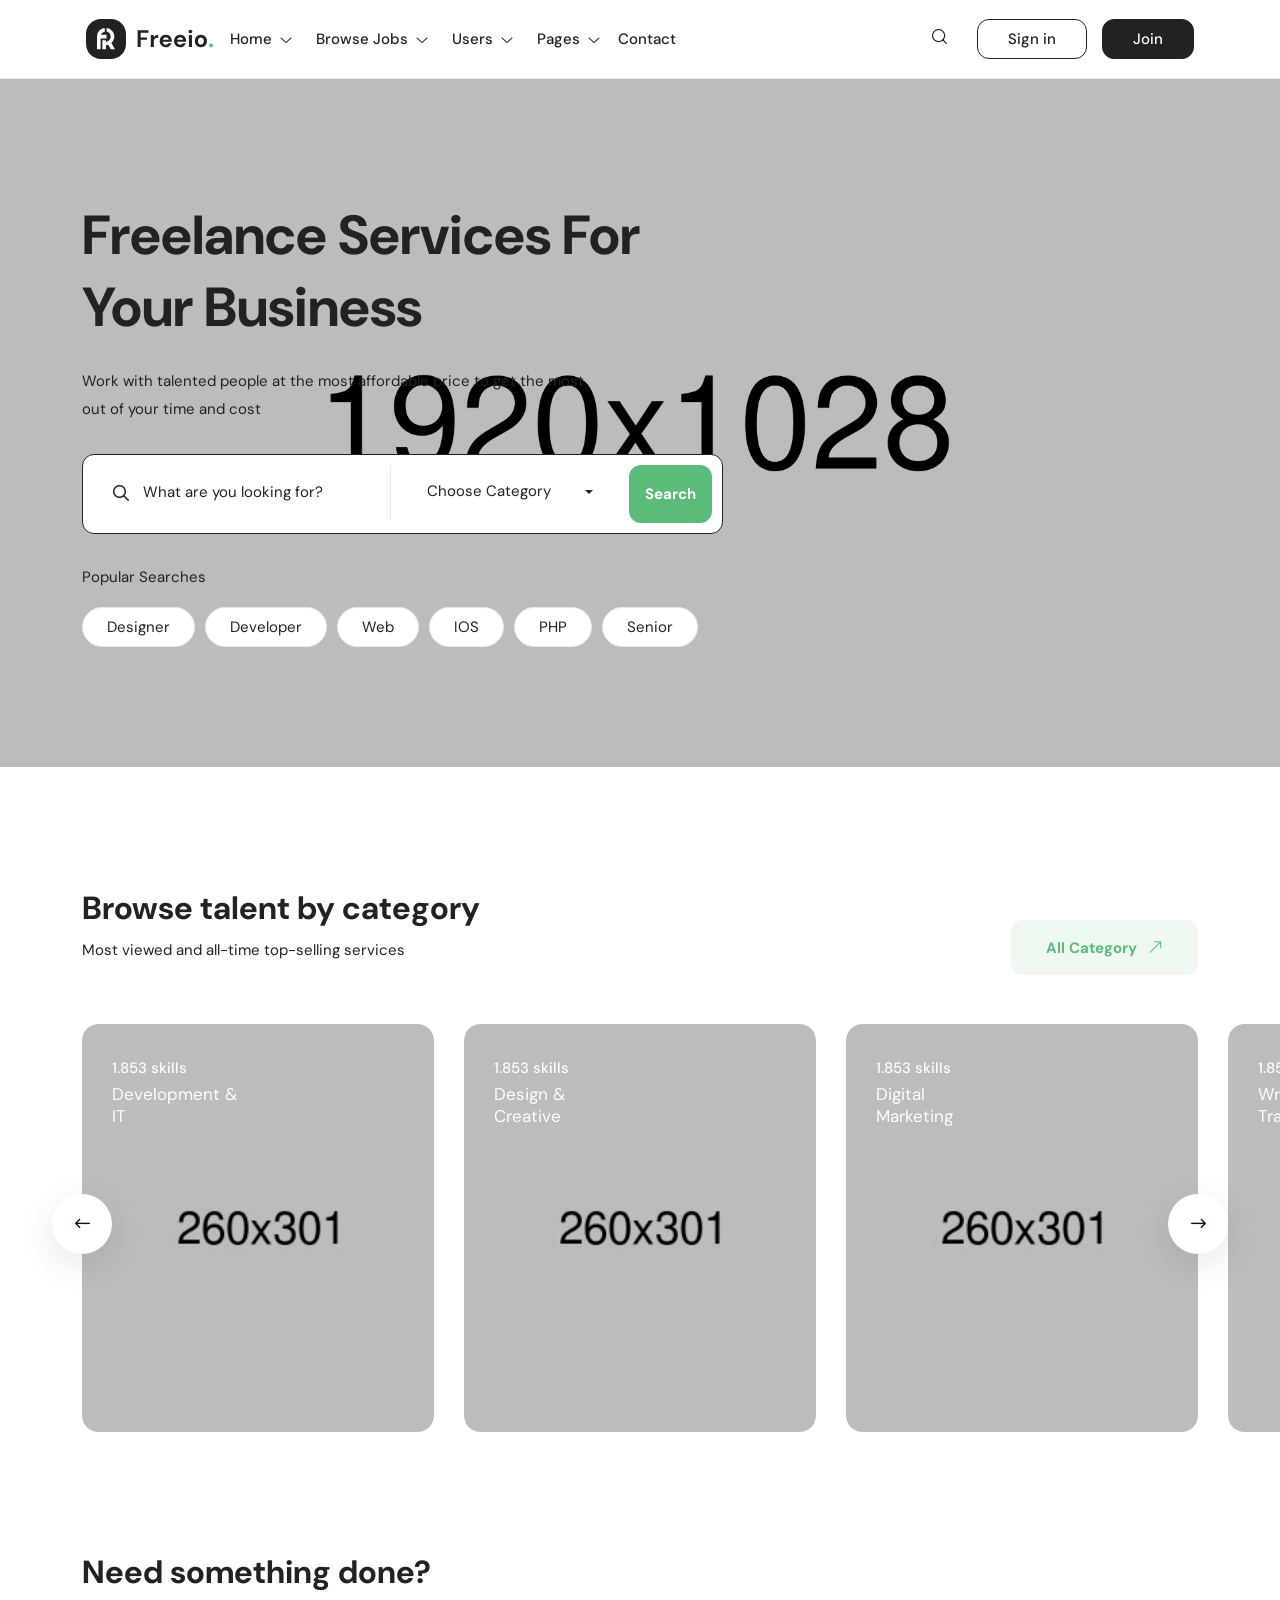
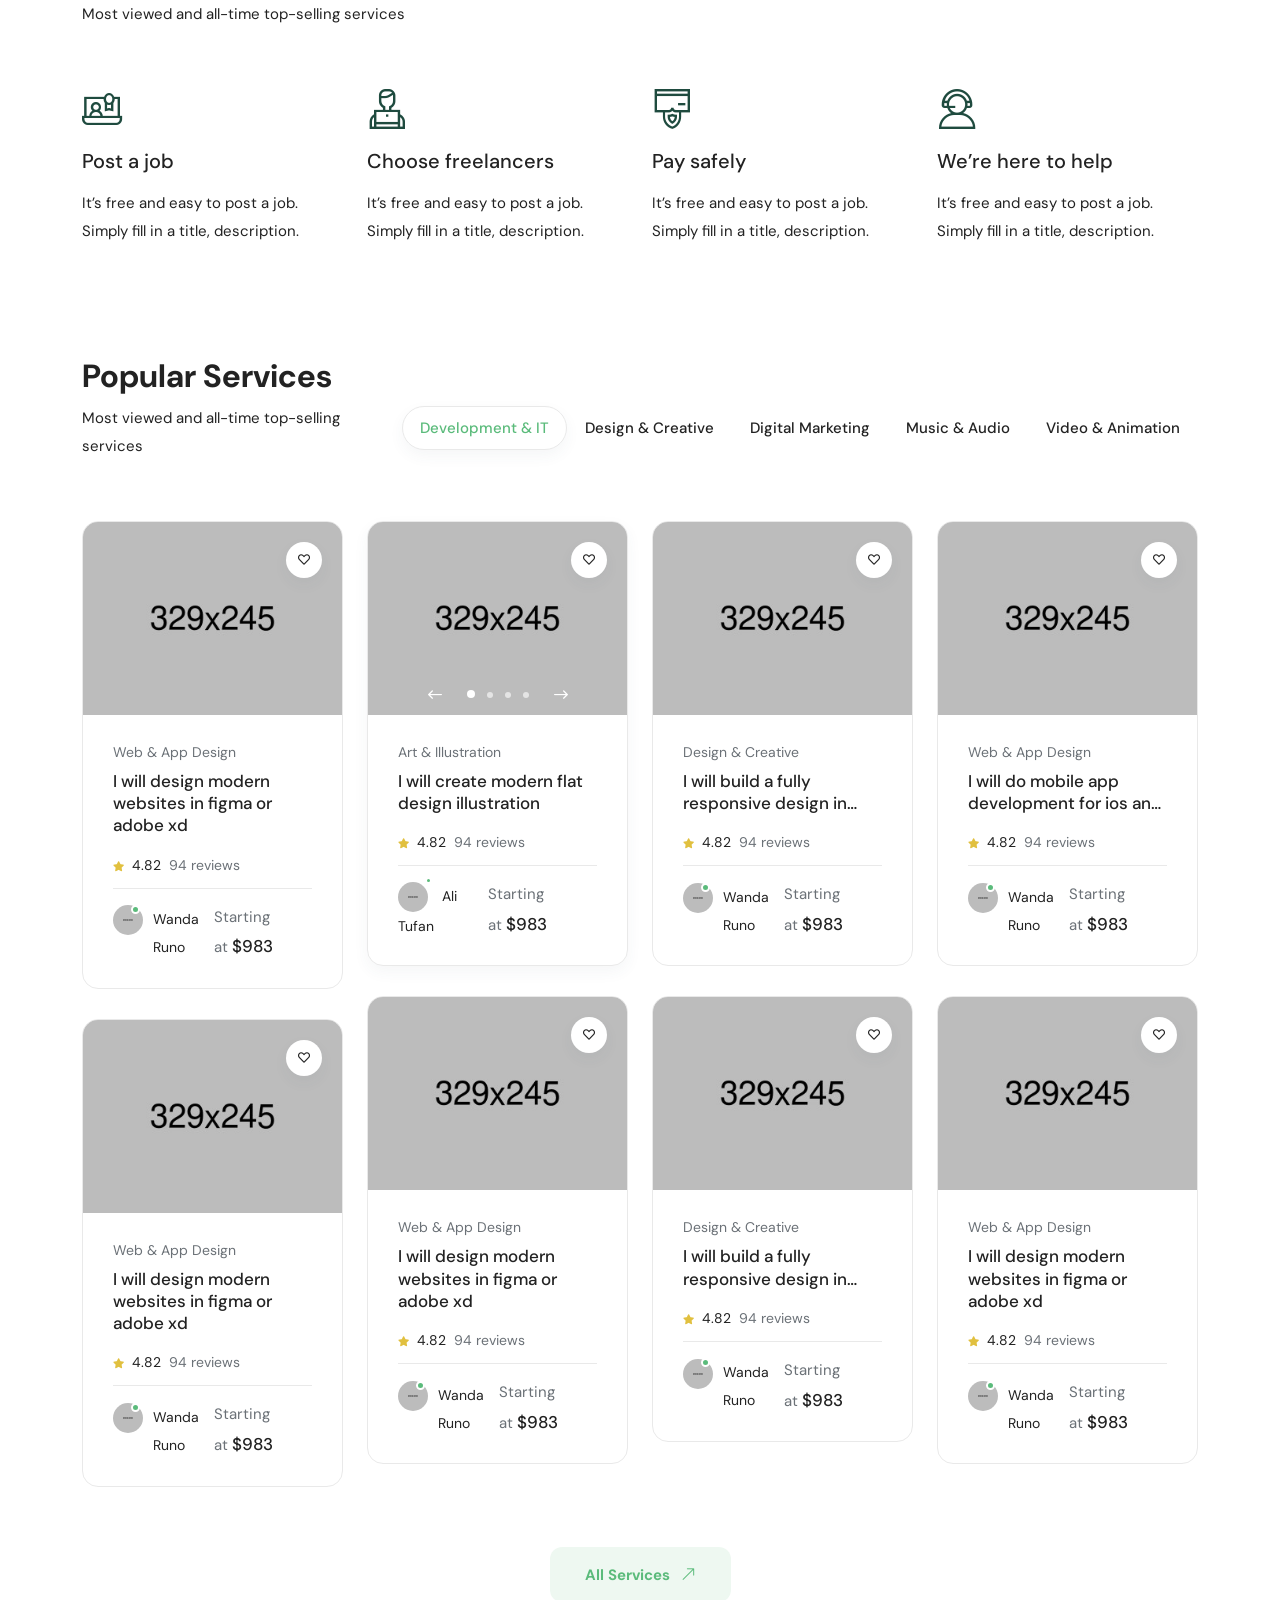
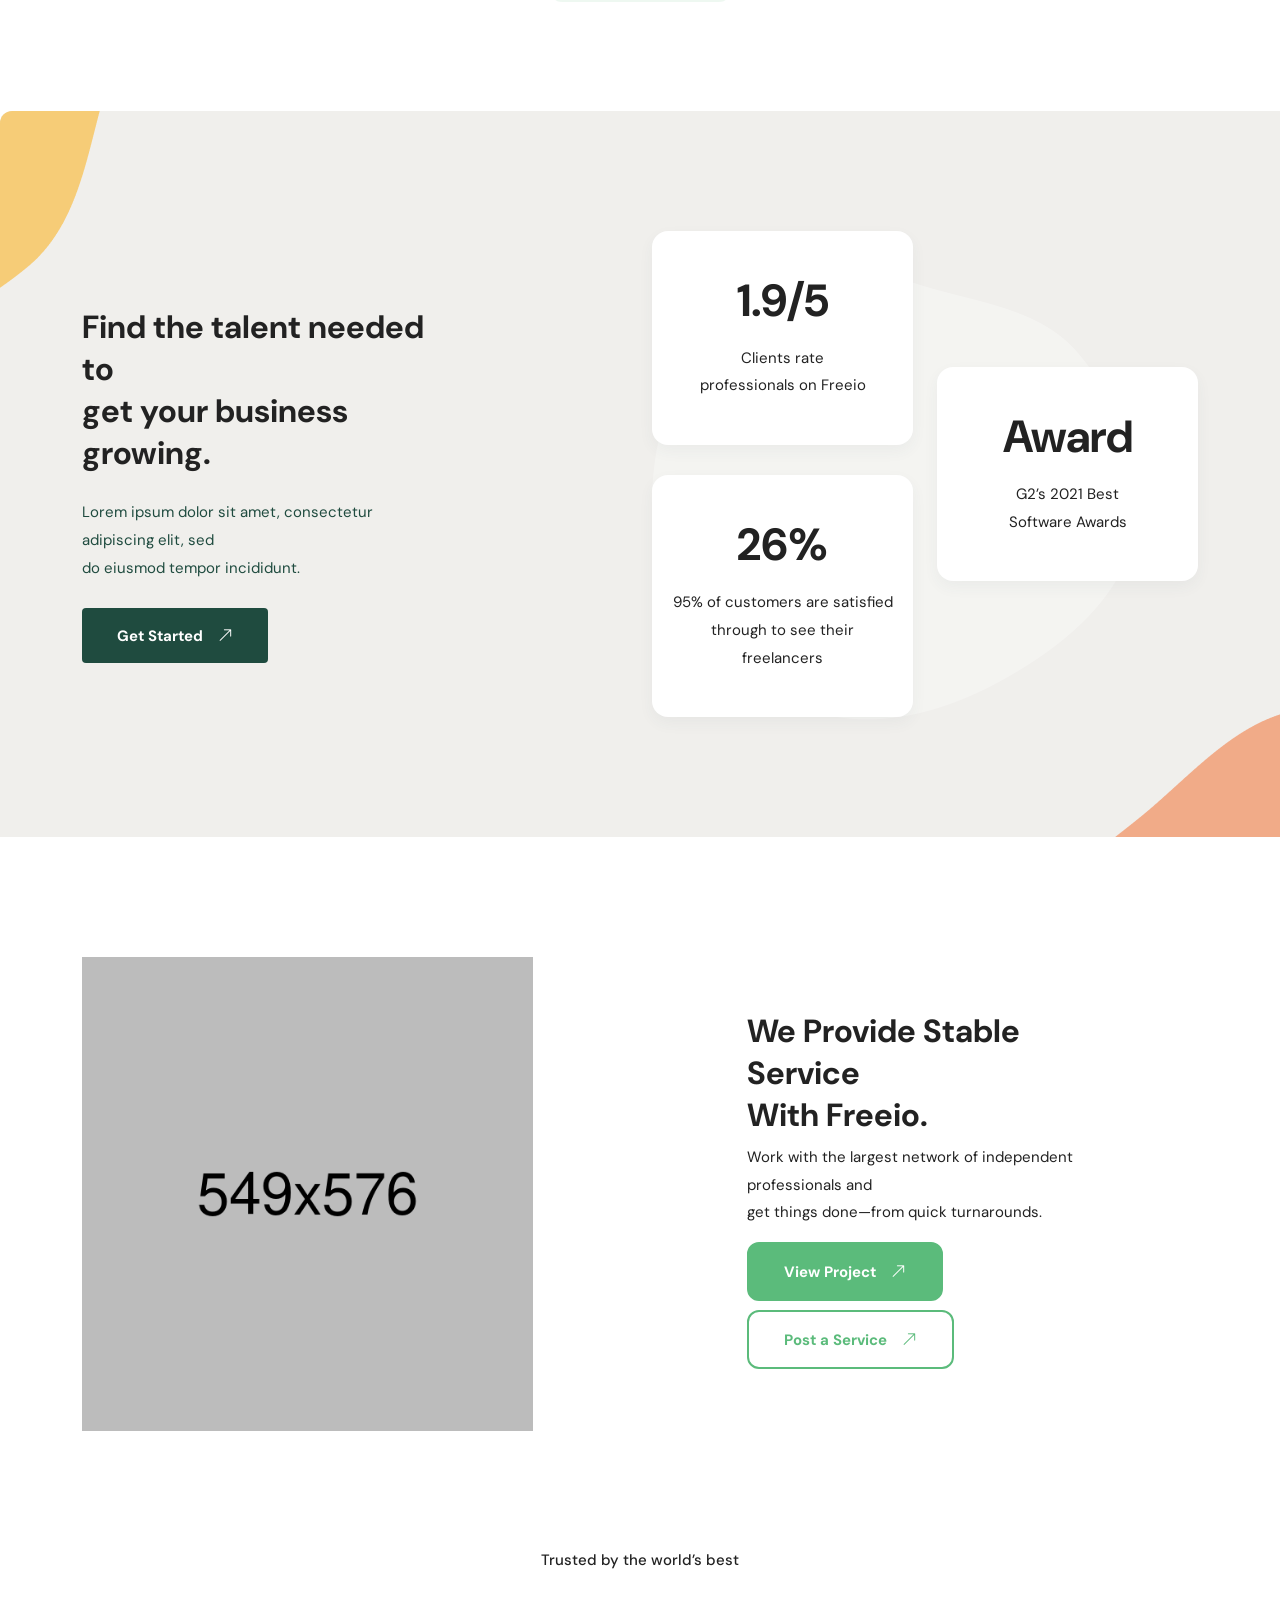
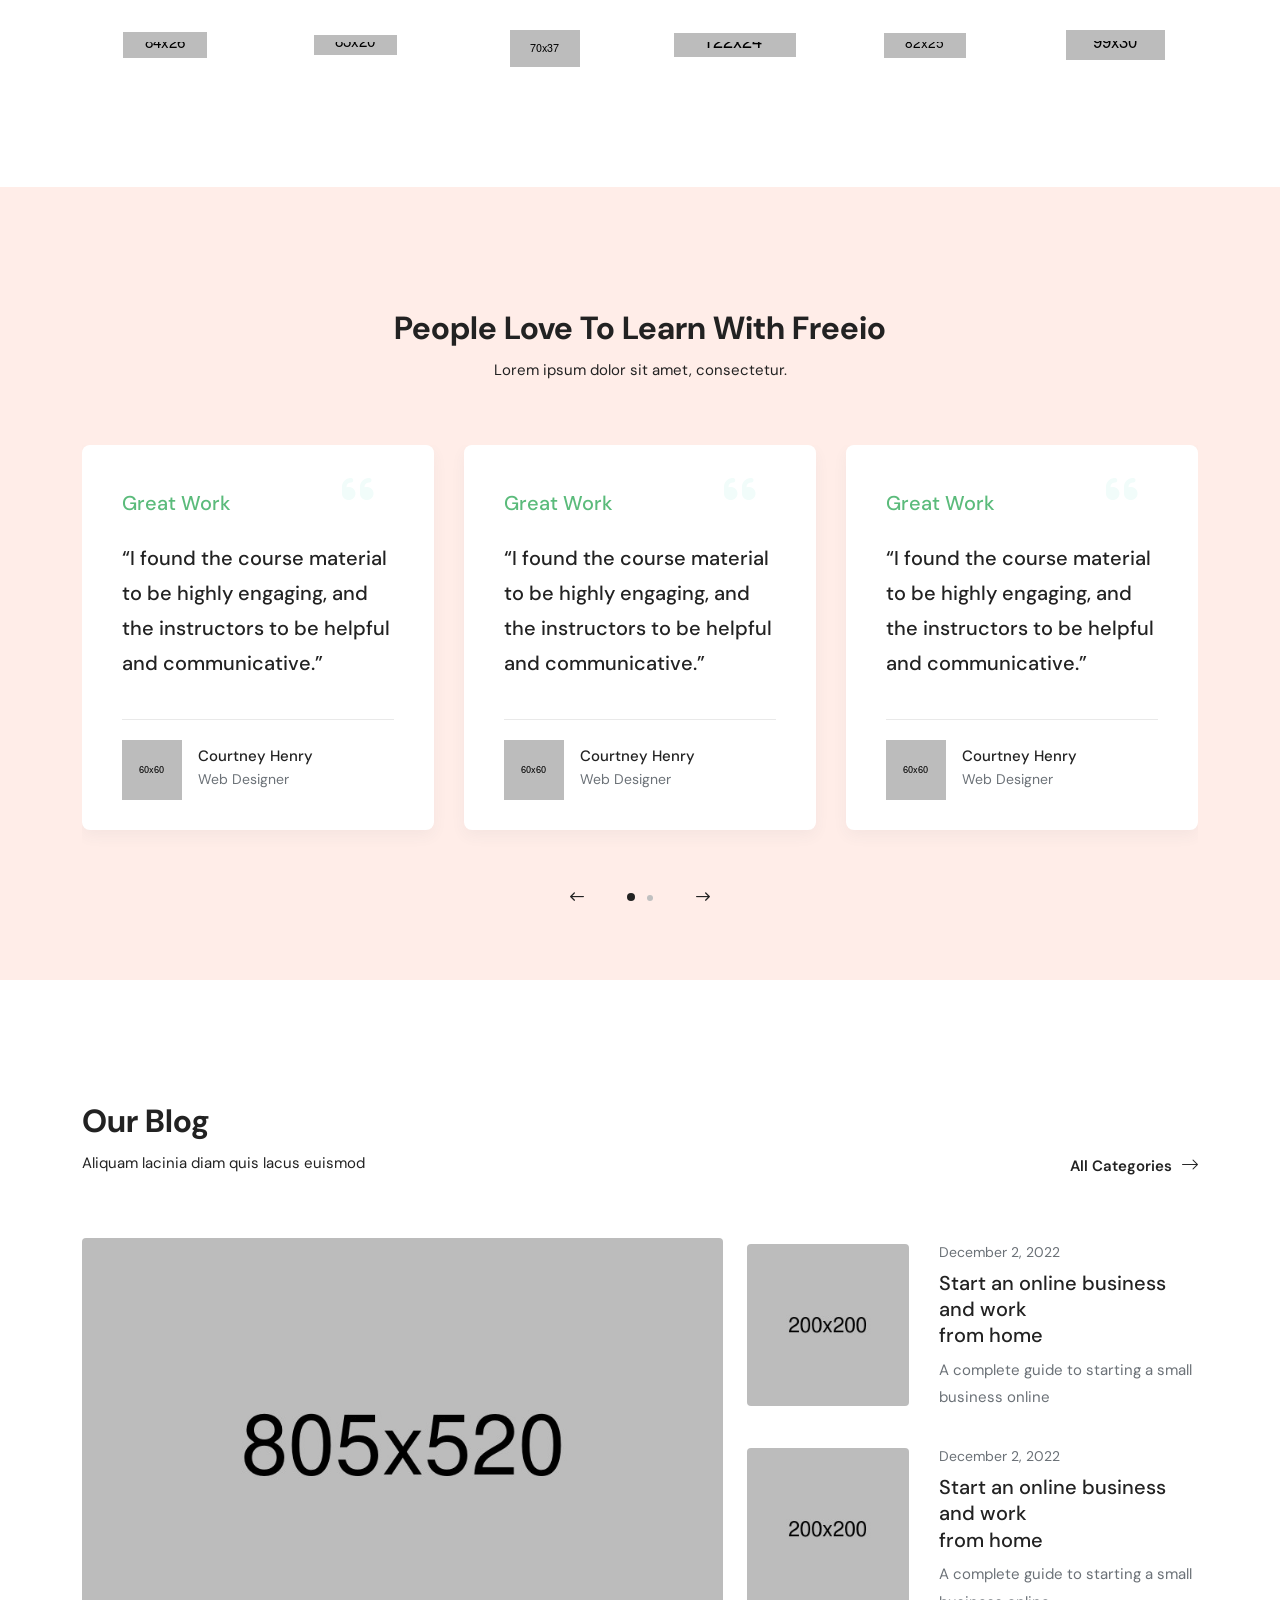
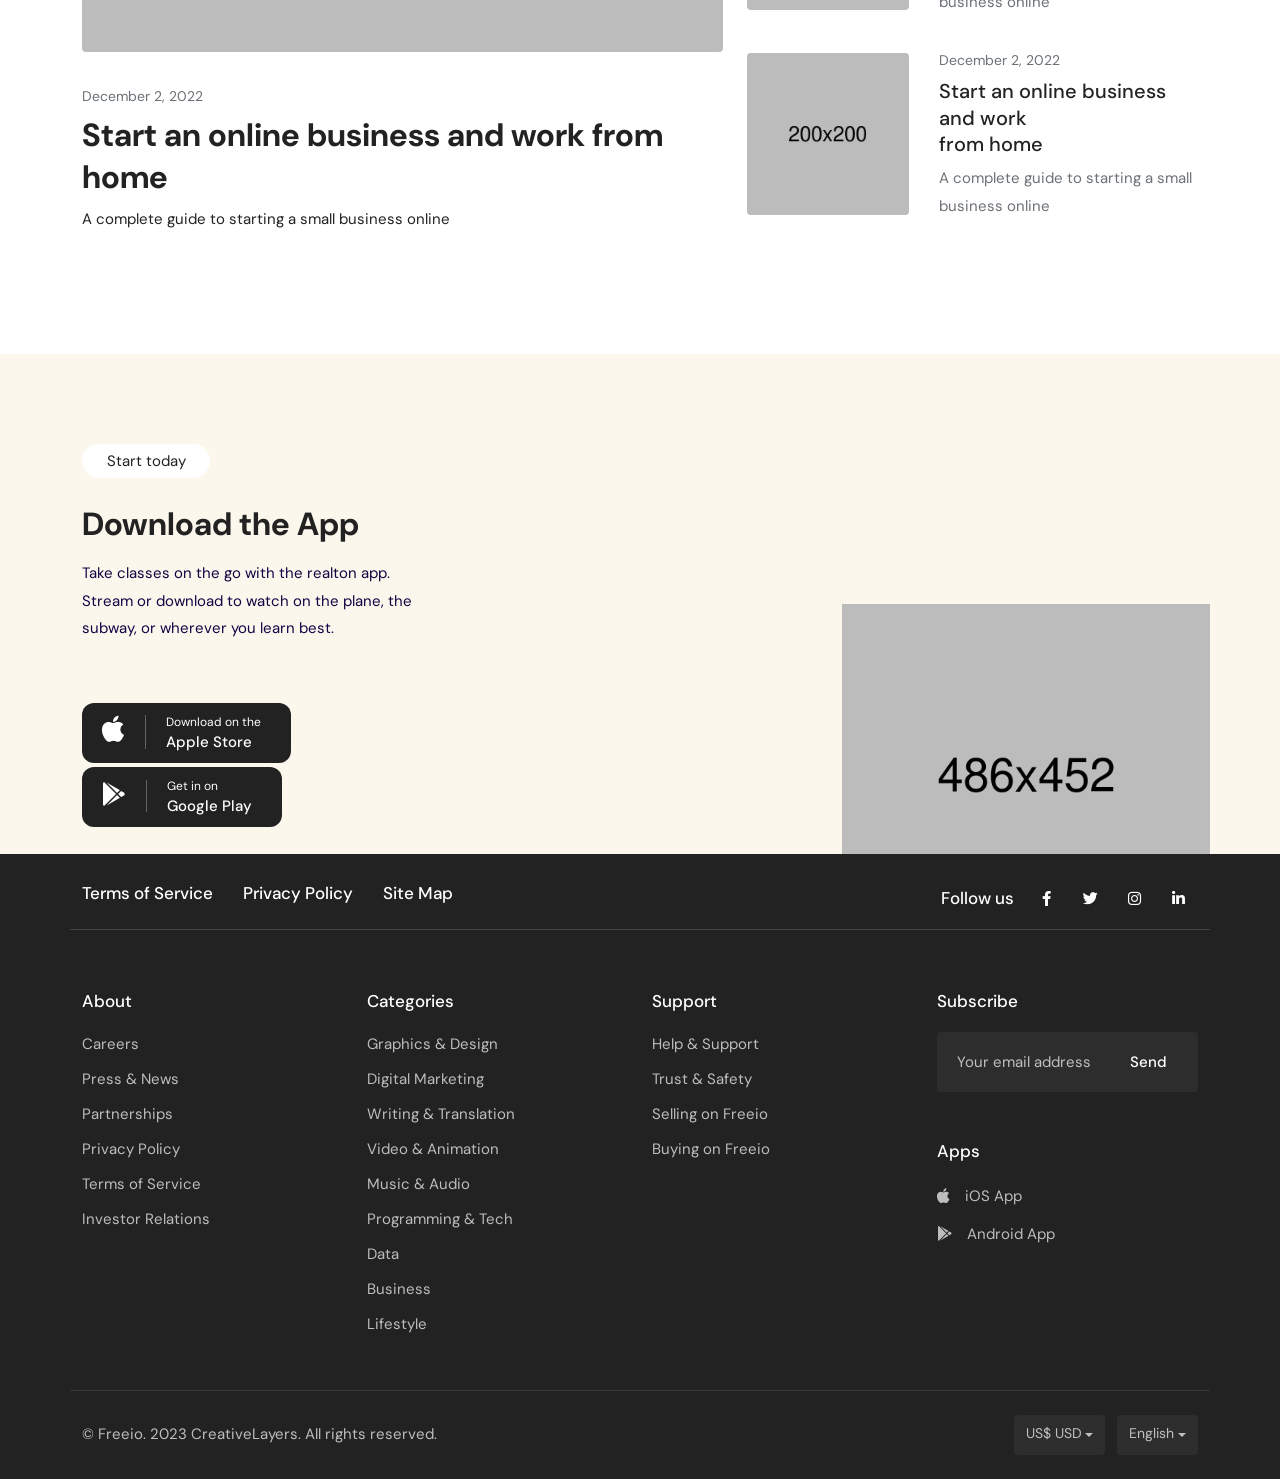
<file: main-files 2/html/index16.html>
<!DOCTYPE html>
<html dir="ltr" lang="en">
<head>
<meta charset="utf-8">
<meta http-equiv="X-UA-Compatible" content="IE=edge">
<meta name="viewport" content="width=device-width, initial-scale=1">
<meta name="keywords" content="bidding, fiverr, freelance marketplace, freelancers, freelancing, gigs, hiring, job board, job portal, job posting, jobs marketplace, peopleperhour, proposals, sell services, upwork">
<meta name="description" content="Freeio - Freelance Marketplace HTML Template">
<meta name="CreativeLayers" content="ATFN">
<!-- css file -->
<link rel="stylesheet" href="css/bootstrap.min.css">
<link rel="stylesheet" href="css/jquery-ui.min.css">
<link rel="stylesheet" href="css/ace-responsive-menu.css">
<link rel="stylesheet" href="css/menu.css">
<link rel="stylesheet" href="css/fontawesome.css">
<link rel="stylesheet" href="css/flaticon.css">
<link rel="stylesheet" href="css/bootstrap-select.min.css">
<link rel="stylesheet" href="css/animate.css">
<link rel="stylesheet" href="css/magnific-popup.css">
<link rel="stylesheet" href="css/slider.css">
<link rel="stylesheet" href="css/style.css">
<link rel="stylesheet" href="css/ud-custom-spacing.css">
<!-- Responsive stylesheet -->
<link rel="stylesheet" href="css/responsive.css">
<!-- Title -->
<title>Freeio - Freelance Marketplace HTML Template</title>
<!-- Favicon -->
<link href="images/favicon.ico" sizes="128x128" rel="shortcut icon" type="image/x-icon" />
<link href="images/favicon.ico" sizes="128x128" rel="shortcut icon" />
<!-- Apple Touch Icon -->
<link href="images/apple-touch-icon-60x60.png" sizes="60x60" rel="apple-touch-icon">
<link href="images/apple-touch-icon-72x72.png" sizes="72x72" rel="apple-touch-icon">
<link href="images/apple-touch-icon-114x114.png" sizes="114x114" rel="apple-touch-icon">
<link href="images/apple-touch-icon-180x180.png" sizes="180x180" rel="apple-touch-icon">

<!-- HTML5 shim and Respond.js for IE8 support of HTML5 elements and media queries -->
<!-- WARNING: Respond.js doesn't work if you view the page via file:// -->
<!--[if lt IE 9]>
<script src="https://oss.maxcdn.com/html5shiv/3.7.3/html5shiv.min.js"></script>
<script src="https://oss.maxcdn.com/respond/1.4.2/respond.min.js"></script>
<![endif]-->

</head>
<body>
<div class="wrapper ovh">
  <div class="preloader"></div>
  <!-- Main Header Nav -->
  <header class="header-nav nav-innerpage-style default-box-shadow1 main-menu">
    <!-- Ace Responsive Menu -->
    <nav class="posr"> 
      <div class="container posr">
        <div class="row align-items-center justify-content-between">
          <div class="col-auto px-0 px-xl-3">
            <div class="d-flex align-items-center justify-content-between">
              <div class="logos">
                <a class="header-logo logo1" href="index.html"><img src="images/header-logo-dark.svg" alt="Header Logo"></a>
              </div>
              <!-- Responsive Menu Structure-->
              <ul id="respMenu" class="ace-responsive-menu" data-menu-style="horizontal">
                <li class="visible_list"> <a class="list-item" href="#"><span class="title">Home</span></a>
                  <!-- Level Two-->
                  <ul>
                    <li><a href="index.html">Home V1</a></li>
                    <li><a href="index2.html">Home V2</a></li>
                    <li><a href="index3.html">Home V3</a></li>
                    <li><a href="index4.html">Home V4</a></li>
                    <li><a href="index5.html">Home V5</a></li>
                    <li><a href="index6.html">Home V6</a></li>
                    <li><a href="index7.html">Home V7</a></li>
                    <li><a href="index8.html">Home V8</a></li>
                    <li><a href="index9.html">Home V9</a></li>
                    <li><a href="index10.html">Home V10</a></li>
                    <li><a href="index11.html">Home V11</a></li>
                    <li><a href="index12.html">Home V12</a></li>
                    <li><a href="index13.html">Home V13</a></li>
                    <li><a href="index14.html">Home V14</a></li>
                    <li><a href="index15.html">Home V15</a></li>
                    <li><a href="index16.html">Home V16</a></li>
                    <li><a href="index17.html">Home V17</a></li>
                    <li><a href="index18.html">Home V18</a></li>
                    <li><a href="index19.html">Home V19</a></li>
                    <li><a href="index20.html">Home V20</a></li>
                  </ul>
                </li>
                <li class="visible_list"> <a class="list-item" href="#"><span class="title">Browse Jobs</span></a>
                  <ul >
                    <li> <a href="#"><span class="title">Services</span></a>
                      <ul>
                        <li><a href="page-service-v1.html">Service v1</a></li>
                        <li><a href="page-service-v2.html">Service v2</a></li>
                        <li><a href="page-service-v3.html">Service v3</a></li>
                        <li><a href="page-service-v4.html">Service v4</a></li>
                        <li><a href="page-service-v5.html">Service v5</a></li>
                        <li><a href="page-service-v6.html">Service v6</a></li>
                        <li><a href="page-service-v7.html">Service v7</a></li>
                        <li><a href="page-service-all.html">Service All</a></li>
                        <li><a href="page-service-single.html">Service Single</a></li>
                        <li><a href="page-service-single-v1.html">Single V1</a></li>
                        <li><a href="page-service-single-v2.html">Single V2</a></li>
                      </ul>
                    </li>
                    <li> <a href="#"><span class="title">Projects</span></a>
                      <ul>
                        <li><a href="page-project-v1.html">Project v1</a></li>
                        <li><a href="page-project-list-v1.html">List v1</a></li>
                        <li><a href="page-project-list-v2.html">List v2</a></li>
                        <li><a href="page-project-list-v3.html">List v3</a></li>
                        <li><a href="page-project-single.html">Project Single</a></li>
                        <li><a href="page-project-single-v1.html">Single V1</a></li>
                        <li><a href="page-project-single-v2.html">Single V2</a></li>
                      </ul>
                    </li>
                    <li> <a href="#"><span class="title">Job View</span></a>
                      <ul>
                        <li><a href="page-job-list-v1.html">Job list v1</a></li>
                        <li><a href="page-job-list-v2.html">Job list v2</a></li>
                        <li><a href="page-job-list-v3.html">Job list V3</a></li>
                        <li><a href="page-job-list-single.html">Job Single</a></li>
                      </ul>
                    </li>
                  </ul>
                </li>
                <li class="visible_list"> <a class="list-item" href="#"><span class="title">Users</span></a>
                  <ul>
                    <li> <a href="#"><span class="title">Dashboard</span></a>
                      <ul>
                        <li><a href="page-dashboard.html">Dashboard</a></li>
                        <li><a href="page-dashboard-proposal.html">Proposal</a></li>
                        <li><a href="page-dashboard-save.html">Saved</a></li>
                        <li><a href="page-dashboard-message.html">Message</a></li>
                        <li><a href="page-dashboard-reviews.html">Reviews</a></li>
                        <li><a href="page-dashboard-invoice.html">Invoice</a></li>
                        <li><a href="page-dashboard-payouts.html">Payouts</a></li>
                        <li><a href="page-dashboard-statement.html">Statement</a></li>
                        <li><a href="page-dashboard-manage-service.html">Manage Service</a></li>
                        <li><a href="page-dashboard-add-service.html">Add Services</a></li>
                        <li><a href="page-dashboard-manage-jobs.html">Manage Jobs</a></li>
                        <li><a href="page-dashboard-manage-project.html">Manage Project</a></li>
                        <li><a href="page-dashboard-create-project.html">Create Project</a></li>
                        <li><a href="page-dashboard-profile.html">My Profile</a></li>
                      </ul>
                    </li>
                    <li> <a href="#"><span class="title">Employee</span></a>
                      <ul>
                        <li><a href="page-employee-v1.html">Employee V1</a></li>
                        <li><a href="page-employee-v2.html">Employee V2</a></li>
                        <li><a href="page-employee-single.html">Employee Single</a></li>
                      </ul>
                    </li>
                    <li> <a href="#"><span class="title">Freelancer</span></a>
                      <ul>
                        <li><a href="page-freelancer-v1.html">Freelancer V1</a></li>
                        <li><a href="page-freelancer-v2.html">Freelancer V2</a></li>
                        <li><a href="page-freelancer-v3.html">Freelancer V3</a></li>
                        <li><a href="page-freelancer-list-v1.html">List V1</a></li>
                        <li><a href="page-freelancer-list-v2.html">List V2</a></li>
                        <li><a href="page-freelancer-list-v3.html">List V3</a></li>
                        <li><a href="page-freelancer-single.html">Freelancer Single</a></li>
                        <li><a href="page-freelancer-single-v1.html">Single V1</a></li>
                        <li><a href="page-freelancer-single-v2.html">Single V2</a></li>
                      </ul>
                    </li>
                    <li> <a href="page-become-seller.html"><span class="title">Become Seller</span></a></li>
                  </ul>
                </li>
                <li class="visible_list"> <a class="list-item" href="#"><span class="title">Pages</span></a>
                  <ul>
                    <li> <a href="#"><span class="title">About</span></a>
                      <ul>
                        <li><a href="page-about.html">About v1</a></li>
                        <li><a href="page-about-v2.html">About v2</a></li>
                      </ul>
                    </li>
                    <li> <a href="#"><span class="title">Blog</span></a>
                      <ul>
                        <li><a href="page-blog-v1.html">List V1</a></li>
                        <li><a href="page-blog-v2.html">List V2</a></li>
                        <li><a href="page-blog-v3.html">List V3</a></li>
                        <li><a href="page-blog-single.html">Single</a></li>
                      </ul>
                    </li>
                    <li> <a href="#"><span class="title">Shop</span></a>
                      <ul>
                        <li><a href="page-shop.html">List</a></li>
                        <li><a href="page-shop-single.html">Single</a></li>
                        <li><a href="page-shop-cart.html">Cart</a></li>
                        <li><a href="page-shop-checkout.html">Checkout</a></li>
                        <li><a href="page-shop-order.html">Order</a></li>
                      </ul>
                    </li>
                    <li><a href="page-contact.html">Contact</a></li>
                    <li><a href="page-error.html">404</a></li>
                    <li><a href="page-faq.html">Faq</a></li>
                    <li><a href="page-help.html">Help</a></li>
                    <li><a href="page-invoice.html">Invoices</a></li>
                    <li><a href="page-login.html">Login</a></li>
                    <li><a href="page-pricing.html">Pricing</a></li>
                    <li><a href="page-register.html">Register</a></li>
                    <li><a href="page-terms.html">Terms</a></li>
                    <li><a href="page-ui-element.html">UI Elements</a></li>
                  </ul>
                </li>
                <li> <a class="list-item pe-0" href="page-contact.html">Contact</a></li>
              </ul>
            </div>
          </div>
          <div class="col-auto pe-0 pe-xl-3">
            <div class="d-flex align-items-center">
              <a class="login-info pr30" data-bs-toggle="modal" href="#exampleModalToggle" role="button"><span class="flaticon-loupe"></span></a>
              <a class="login-info mr15-xl mr10 ud-btn btn-dark add-joining bdrs12 dark-color bg-transparent" href="page-login.html">Sign in</a>
              <a class="ud-btn btn-dark add-joining bdrs12 text-white" href="page-register.html">Join</a>
            </div>
          </div>
        </div>
      </div>
    </nav>
  </header>
  <!-- Search Modal -->
  <div class="search-modal">
    <div class="modal fade" id="exampleModalToggle" aria-hidden="true" aria-labelledby="exampleModalToggleLabel" tabindex="-1">
      <div class="modal-dialog modal-lg">
        <div class="modal-content">
          <div class="modal-header">
            <h5 class="modal-title" id="exampleModalToggleLabel"></h5>
            <button type="button" class="btn-close" data-bs-dismiss="modal" aria-label="Close"><i class="fal fa-xmark"></i></button>
          </div>
          <div class="modal-body">
            <div class="popup-search-field search_area">
              <input type="text" class="form-control border-0" placeholder="What service are you looking for today?">
              <label><span class="far fa-magnifying-glass"></span></label>
              <button class="ud-btn btn-thm" type="submit">Search</button>
            </div>
          </div>
        </div>
      </div>
    </div>
  </div>

  <div class="hiddenbar-body-ovelay"></div>

  <!-- Mobile Nav  -->
  <div id="page" class="mobilie_header_nav stylehome1">
    <div class="mobile-menu">
      <div class="header bdrb1">
        <div class="menu_and_widgets">
          <div class="mobile_menu_bar d-flex justify-content-between align-items-center">
            <a class="mobile_logo" href="#"><img src="images/header-logo-dark.svg" alt=""></a>
            <div class="right-side text-end">
              <a class="" href="page-login.html">join</a>
              <a class="menubar ml30" href="#menu"><img src="images/mobile-dark-nav-icon.svg" alt=""></a>
            </div>
          </div>
        </div>
        <div class="posr"><div class="mobile_menu_close_btn"><span class="far fa-times"></span></div></div>
      </div>
    </div>
    <!-- /.mobile-menu -->
    <nav id="menu" class="">
      <ul>
        <li><span>Home</span>
          <ul>
            <li><a href="index.html">Home V1</a></li>
            <li><a href="index2.html">Home V2</a></li>
            <li><a href="index3.html">Home V3</a></li>
            <li><a href="index4.html">Home V4</a></li>
            <li><a href="index5.html">Home V5</a></li>
            <li><a href="index6.html">Home V6</a></li>
            <li><a href="index7.html">Home V7</a></li>
            <li><a href="index8.html">Home V8</a></li>
            <li><a href="index9.html">Home V9</a></li>
            <li><a href="index10.html">Home V10</a></li>
            <li><a href="index11.html">Home V11</a></li>
            <li><a href="index12.html">Home V12</a></li>
            <li><a href="index13.html">Home V13</a></li>
            <li><a href="index14.html">Home V14</a></li>
            <li><a href="index15.html">Home V15</a></li>
            <li><a href="index16.html">Home V16</a></li>
            <li><a href="index17.html">Home V17</a></li>
            <li><a href="index18.html">Home V18</a></li>
            <li><a href="index19.html">Home V19</a></li>
            <li><a href="index20.html">Home V20</a></li>
          </ul>
        </li>
        <li><span>Browse Jobs</span>
          <ul>
            <li><span>Services</span>
              <ul>
                <li><a href="page-service-v1.html">Service v1</a></li>
                <li><a href="page-service-v2.html">Service v2</a></li>
                <li><a href="page-service-v3.html">Service v3</a></li>
                <li><a href="page-service-v4.html">Service v4</a></li>
                <li><a href="page-service-v5.html">Service v5</a></li>
                <li><a href="page-service-v6.html">Service v6</a></li>
                <li><a href="page-service-v7.html">Service v7</a></li>
                <li><a href="page-service-all.html">Service All</a></li>
                <li><a href="page-service-single.html">Service Single</a></li>
                <li><a href="page-service-single-v1.html">Single V1</a></li>
                <li><a href="page-service-single-v2.html">Single V2</a></li>
              </ul>
            </li>
            <li><span>Projects</span>
              <ul>
                <li><a href="page-project-v1.html">Project v1</a></li>
                <li><a href="page-project-list-v1.html">List v1</a></li>
                <li><a href="page-project-list-v2.html">List v2</a></li>
                <li><a href="page-project-list-v3.html">List v3</a></li>
                <li><a href="page-project-single.html">Project Single</a></li>
                <li><a href="page-project-single-v1.html">Single V1</a></li>
                <li><a href="page-project-single-v2.html">Single V2</a></li>
              </ul>
            </li>
            <li><span>Job View</span>
              <ul>
                <li><a href="page-job-list-v1.html">Job list v1</a></li>
                <li><a href="page-job-list-v2.html">Job list v2</a></li>
                <li><a href="page-job-list-v3.html">Job list V3</a></li>
                <li><a href="page-job-list-single.html">Job Single</a></li>
              </ul>
            </li>
          </ul>
        </li>
        <li><span>Users</span>
          <ul>
            <li><span>Dashboard</span>
              <ul>
                <li><a href="page-dashboard.html">Dashboard</a></li>
                <li><a href="page-dashboard-proposal.html">Proposal</a></li>
                <li><a href="page-dashboard-save.html">Saved</a></li>
                <li><a href="page-dashboard-message.html">Message</a></li>
                <li><a href="page-dashboard-reviews.html">Reviews</a></li>
                <li><a href="page-dashboard-invoice.html">Invoice</a></li>
                <li><a href="page-dashboard-payouts.html">Payouts</a></li>
                <li><a href="page-dashboard-statement.html">Statement</a></li>
                <li><a href="page-dashboard-manage-service.html">Manage Service</a></li>
                <li><a href="page-dashboard-add-service.html">Add Services</a></li>
                <li><a href="page-dashboard-manage-jobs.html">Manage Jobs</a></li>
                <li><a href="page-dashboard-manage-project.html">Manage Project</a></li>
                <li><a href="page-dashboard-create-project.html">Create Project</a></li>
                <li><a href="page-dashboard-profile.html">My Profile</a></li>
              </ul>
            </li>
            <li><span>Employee</span>
              <ul>
                <li><a href="page-employee-v1.html">Employee V1</a></li>
                <li><a href="page-employee-v2.html">Employee V2</a></li>
                <li><a href="page-employee-single.html">Employee Single</a></li>
              </ul>
            </li>
            <li><span>Freelancer</span>
              <ul>
                <li><a href="page-freelancer-v1.html">Freelancer V1</a></li>
                <li><a href="page-freelancer-v2.html">Freelancer V2</a></li>
                <li><a href="page-freelancer-v3.html">Freelancer V3</a></li>
                <li><a href="page-freelancer-list-v1.html">List V1</a></li>
                <li><a href="page-freelancer-list-v2.html">List V2</a></li>
                <li><a href="page-freelancer-list-v3.html">List V3</a></li>
                <li><a href="page-freelancer-single.html">Freelancer Single</a></li>
                <li><a href="page-freelancer-single-v1.html">Single V1</a></li>
                <li><a href="page-freelancer-single-v2.html">Single V2</a></li>
              </ul>
            </li>
            <li><a href="page-become-seller.html">Become Seller</a></li>
          </ul>
        </li>
        <li><span>Pages</span>
          <ul>
            <li><span>About</span>
              <ul>
                <li><a href="page-about.html">About v1</a></li>
                <li><a href="page-about-v2.html">About v2</a></li>
              </ul>
            </li>
            <li><span>Shop</span>
              <ul>
                <li><a href="page-shop.html">List</a></li>
                <li><a href="page-shop-single.html">Single</a></li>
                <li><a href="page-shop-cart.html">Cart</a></li>
                <li><a href="page-shop-checkout.html">Checkout</a></li>
                <li><a href="page-shop-order.html">Order</a></li>
              </ul>
            </li>
            <li><a href="page-contact.html">Contact</a></li>
            <li><a href="page-error.html">404</a></li>
            <li><a href="page-faq.html">Faq</a></li>
            <li><a href="page-help.html">Help</a></li>
            <li><a href="page-invoice.html">Invoices</a></li>
            <li><a href="page-login.html">Login</a></li>
            <li><a href="page-pricing.html">Pricing</a></li>
            <li><a href="page-register.html">Register</a></li>
            <li><a href="page-terms.html">Terms</a></li>
            <li><a href="page-ui-element.html">UI Elements</a></li>
          </ul>
        </li>
        <li><span>Blog</span>
          <ul>
            <li><a href="page-blog-v1.html">List V1</a></li>
            <li><a href="page-blog-v2.html">List V2</a></li>
            <li><a href="page-blog-v3.html">List V3</a></li>
            <li><a href="page-blog-single.html">Single</a></li>
          </ul>
        </li>
        <!-- Only for Mobile View -->
      </ul>
    </nav>
  </div>

  <div class="body_content">
    <!-- Home Banner Style V1 -->
    <section class="hero-home16">
      <div class="container">
        <div class="row align-items-center justify-content-between">
          <div class="col-xl-7">
            <div class="home14-hero-content wow fadeInRight">
              <h1 class="title animate-up-1 mb25">Freelance Services For <br class="d-none d-xl-block">Your Business</h1>
              <p class="text animate-up-2">Work with talented people at the most affordable price to get the most <br class="d-none d-lg-block">out of your time and cost</p>
              <div class="advance-search-tab bgc-white bdr1-dark p10 bdrs4-sm bdrs12 position-relative zi1 animate-up-3 mt30">
                <div class="row">
                  <div class="col-md-5 col-lg-6 col-xl-6">
                    <div class="advance-search-field mb10-sm bdrr1 bdrn-sm">
                      <form class="form-search position-relative">
                        <div class="box-search">
                          <span class="icon far fa-magnifying-glass"></span>
                          <input class="form-control" type="text" name="search" placeholder="What are you looking for?">
                          <div class="search-suggestions">
                            <h6 class="fz14 ml30 mt25 mb-3">Popular Search</h6>
                            <div class="box-suggestions">
                              <ul class="px-0 m-0 pb-4">
                                <li>
                                  <div class="info-product">
                                    <div class="item_title">mobile app development</div>
                                  </div>
                                </li>
                                <li>
                                  <div class="info-product">
                                    <div class="item_title">mobile app builder</div>
                                  </div>
                                </li>
                                <li>
                                  <div class="info-product">
                                    <div class="item_title">mobile legends</div>
                                  </div>
                                </li>
                                <li>
                                  <div class="info-product">
                                    <div class="item_title">mobile app ui ux design</div>
                                  </div>
                                </li>
                                <li>
                                  <div class="info-product">
                                    <div class="item_title">mobile game app development</div>
                                  </div>
                                </li>
                                <li>
                                  <div class="info-product">
                                    <div class="item_title">mobile app design</div>
                                  </div>
                                </li>
                              </ul>
                            </div>
                          </div>
                        </div>
                      </form>
                    </div>
                  </div>
                  <div class="col-md-4 col-lg-4 col-xl-4">
                    <div class="bselect-style1">
                      <select class="selectpicker" data-width="100%">
                        <option>Choose Category</option>
                        <option data-tokens="Graphics&Design">Graphics & Design</option>
                        <option data-tokens="DigitlMarketing">Digital Marketing</option>
                        <option data-tokens="Writing&Translation">Writing & Translation</option>
                        <option data-tokens="Video&Animation">Video & Animation</option>
                        <option data-tokens="Music&Audio">Music & Audio</option>
                        <option data-tokens="Programming&Tech">Programming & Tech</option>
                      </select>
                    </div>
                  </div>
                  <div class="col-md-3 col-lg-2 col-xl-2">
                    <div class="text-center text-xl-start">
                      <button class="ud-btn btn-thm w-100 bdrs12 px-0" type="button">Search</button>
                    </div>
                  </div>
                </div>
              </div>
              <p class="text fz15 me-2 mt30 animate-up-4">Popular Searches</p>
              <div class="home9-tags at-home16 d-md-flex align-items-center animate-up-4">
                <a class="bdrs60 mb-2 mb-md-0" href="">Designer</a>
                <a class="bdrs60 mb-2 mb-md-0" href="">Developer</a>
                <a class="bdrs60 mb-2 mb-md-0" href="">Web</a>
                <a class="bdrs60 mb-2 mb-md-0" href="">IOS</a>
                <a class="bdrs60 mb-2 mb-md-0" href="">PHP</a>
                <a class="bdrs60 mb-2 mb-md-0" href="">Senior</a>
              </div>
            </div>
          </div>
        </div>
      </div>
      <img class="home16-hero-fltimg d-none d-xl-block wow fadeInLeft" src="images/about/home16-hero-img-1.png" alt="">
    </section>

    <!-- Browse talent by category -->
    <section class="pb80">
      <div class="container">
        <div class="row align-items-center wow fadeInUp">
          <div class="col-lg-9">
            <div class="main-title">
              <h2 class="title">Browse talent by category</h2>
              <p class="paragraph">Most viewed and all-time top-selling services</p>
            </div>
          </div>
          <div class="col-lg-3">
            <div class="text-start text-lg-end mb-4 mb-lg-2">
              <a class="ud-btn btn-light-thm bdrs12" href="page-service-v1.html">All Category<i class="fal fa-arrow-right-long"></i></a>
            </div>
          </div>
        </div>
        <div class="row">
          <div class="col-lg-12">
            <div class="slider-outer-dib vam_nav_style dots_none slider-5-grid owl-carousel owl-theme wow fadeInUp" data-wow-delay="300ms">
              <div class="item">
                <div class="feature-style1 mb30 bdrs16">
                  <div class="feature-img bdrs16 overflow-hidden"><img class="w-100" src="images/listings/category-1.jpg" alt=""></div>
                  <div class="feature-content">
                    <div class="top-area">
                      <h6 class="title mb-1">1.853 skills</h6>
                      <h5 class="text">Development & <br class="d-none d-lg-block">IT</h5>
                    </div>
                  </div>
                </div>
              </div>
              <div class="item">
                <div class="feature-style1 mb30 bdrs16">
                  <div class="feature-img bdrs16 overflow-hidden"><img class="w-100" src="images/listings/category-2.jpg" alt=""></div>
                  <div class="feature-content">
                    <div class="top-area">
                      <h6 class="title mb-1">1.853 skills</h6>
                      <h5 class="text">Design & <br class="d-none d-lg-block">Creative</h5>
                    </div>
                  </div>
                </div>
              </div>
              <div class="item">
                <div class="feature-style1 mb30 bdrs16">
                  <div class="feature-img bdrs16 overflow-hidden"><img class="w-100" src="images/listings/category-3.jpg" alt=""></div>
                  <div class="feature-content">
                    <div class="top-area">
                      <h6 class="title mb-1">1.853 skills</h6>
                      <h5 class="text">Digital <br class="d-none d-lg-block">Marketing</h5>
                    </div>
                  </div>
                </div>
              </div>
              <div class="item">
                <div class="feature-style1 mb30 bdrs16">
                  <div class="feature-img bdrs16 overflow-hidden"><img class="w-100" src="images/listings/category-4.jpg" alt=""></div>
                  <div class="feature-content">
                    <div class="top-area">
                      <h6 class="title mb-1">1.853 skills</h6>
                      <h5 class="text">Writing & <br class="d-none d-lg-block">Translation</h5>
                    </div>
                  </div>
                </div>
              </div>
              <div class="item">
                <div class="feature-style1 mb30 bdrs16">
                  <div class="feature-img bdrs16 overflow-hidden"><img class="w-100" src="images/listings/category-5.jpg" alt=""></div>
                  <div class="feature-content">
                    <div class="top-area">
                      <h6 class="title mb-1">1.853 skills</h6>
                      <h5 class="text">Music & <br class="d-none d-lg-block">Audio</h5>
                    </div>
                  </div>
                </div>
              </div>
              <div class="item">
                <div class="feature-style1 mb30 bdrs16">
                  <div class="feature-img bdrs16 overflow-hidden"><img class="w-100" src="images/listings/category-3.jpg" alt=""></div>
                  <div class="feature-content">
                    <div class="top-area">
                      <h6 class="title mb-1">1.853 skills</h6>
                      <h5 class="text">Music & <br class="d-none d-lg-block">Audio</h5>
                    </div>
                  </div>
                </div>
              </div>
              <div class="item">
                <div class="feature-style1 mb30 bdrs16">
                  <div class="feature-img bdrs16 overflow-hidden"><img class="w-100" src="images/listings/category-1.jpg" alt=""></div>
                  <div class="feature-content">
                    <div class="top-area">
                      <h6 class="title mb-1">1.853 skills</h6>
                      <h5 class="text">Development & <br class="d-none d-lg-block">IT</h5>
                    </div>
                  </div>
                </div>
              </div>
            </div>
          </div>
        </div>
      </div>
    </section>

    <!-- Need something --> 
    <section class="our-features pb80 pt-0">
      <div class="container wow fadeInUp">
        <div class="row">
          <div class="col-lg-12">
            <div class="main-title">
              <h2>Need something done?</h2>
              <p class="text">Most viewed and all-time top-selling services</p>
            </div>
          </div>
        </div>
        <div class="row">
          <div class="col-sm-6 col-lg-3">
            <div class="iconbox-style1 border-less p-0">
              <div class="icon before-none"><span class="flaticon-cv"></span></div>
              <div class="details">
                <h4 class="title mt10 mb-3">Post a job</h4>
                <p class="text">It’s free and easy to post a job. Simply fill <br class="d-none d-xxl-block"> in a title, description.</p>
              </div>
            </div>
          </div>
          <div class="col-sm-6 col-lg-3">
            <div class="iconbox-style1 border-less p-0">
              <div class="icon before-none"><span class="flaticon-web-design"></span></div>
              <div class="details">
                <h4 class="title mt10 mb-3">Choose freelancers</h4>
                <p class="text">It’s free and easy to post a job. Simply fill <br class="d-none d-xxl-block"> in a title, description.</p>
              </div>
            </div>
          </div>
          <div class="col-sm-6 col-lg-3">
            <div class="iconbox-style1 border-less p-0">
              <div class="icon before-none"><span class="flaticon-secure"></span></div>
              <div class="details">
                <h4 class="title mt10 mb-3">Pay safely</h4>
                <p class="text">It’s free and easy to post a job. Simply fill <br class="d-none d-xxl-block"> in a title, description.</p>
              </div>
            </div>
          </div>
          <div class="col-sm-6 col-lg-3">
            <div class="iconbox-style1 border-less p-0">
              <div class="icon before-none"><span class="flaticon-customer-service"></span></div>
              <div class="details">
                <h4 class="title mt10 mb-3">We’re here to help</h4>
                <p class="text">It’s free and easy to post a job. Simply fill <br class="d-none d-xxl-block"> in a title, description.</p>
              </div>
            </div>
          </div>
        </div>
      </div>
    </section>

    <!-- Popular Services -->
    <section class="pb100 pt-0">
      <div class="container">
        <div class="row align-items-center wow fadeInUp">
          <div class="col-xl-3">
            <div class="main-title mb30-lg">
              <h2 class="title">Popular Services</h2>
              <p class="paragraph">Most viewed and all-time top-selling services</p>
            </div>
          </div>
          <div class="col-xl-9">
            <div class="navpill-style2 at-home9 mb50-lg">
              <ul class="nav nav-pills mb20 justify-content-xl-end" id="pills-tab" role="tablist">
                <li class="nav-item" role="presentation">
                  <button class="nav-link active fw500 dark-color" id="pills-home-tab" data-bs-toggle="pill" data-bs-target="#pills-home" type="button" role="tab" aria-controls="pills-home" aria-selected="true">Development & IT</button>
                </li>
                <li class="nav-item" role="presentation">
                  <button class="nav-link fw500 dark-color" id="pills-profile-tab" data-bs-toggle="pill" data-bs-target="#pills-profile" type="button" role="tab" aria-controls="pills-profile" aria-selected="false">Design & Creative</button>
                </li>
                <li class="nav-item" role="presentation">
                  <button class="nav-link fw500 dark-color" id="pills-contact-tab" data-bs-toggle="pill" data-bs-target="#pills-contact" type="button" role="tab" aria-controls="pills-contact" aria-selected="false">Digital Marketing</button>
                </li>
                <li class="nav-item" role="presentation">
                  <button class="nav-link fw500 dark-color" id="pills-music-tab" data-bs-toggle="pill" data-bs-target="#pills-music" type="button" role="tab" aria-controls="pills-music" aria-selected="false">Music & Audio</button>
                </li>
                <li class="nav-item" role="presentation">
                  <button class="nav-link fw500 dark-color" id="pills-video-tab" data-bs-toggle="pill" data-bs-target="#pills-video" type="button" role="tab" aria-controls="pills-video" aria-selected="false">Video & Animation</button>
                </li>
              </ul>
            </div>
          </div>
        </div>
        <div class="row">
          <div class="col-lg-12">
            <div class="navpill-style2">
              <div class="tab-content ha" id="pills-tabContent">
                <div class="tab-pane fade fz15 text show active" id="pills-home" role="tabpanel" aria-labelledby="pills-home-tab">
                  <div class="row">
                    <div class="col-sm-6 col-xl-3">
                      <div class="listing-style1 bdrs16">
                        <div class="list-thumb">
                          <img class="w-100" src="images/listings/g-1.jpg" alt="">
                          <a href="" class="listing-fav fz12"><span class="far fa-heart"></span></a>
                        </div>
                        <div class="list-content">
                          <p class="list-text body-color fz14 mb-1">Web & App Design</p>
                          <h5 class="list-title"><a href="page-services-single.html">I will design modern websites in figma or adobe xd</a></h5>
                          <div class="review-meta d-flex align-items-center">
                            <i class="fas fa-star fz10 review-color me-2"></i>
                            <p class="mb-0 body-color fz14"><span class="dark-color me-2">4.82</span>94 reviews</p>
                          </div>
                          <hr class="my-2">
                          <div class="list-meta d-flex justify-content-between align-items-center mt15">
                            <a class="d-flex" href="">
                              <span class="position-relative mr10">
                                <img class="rounded-circle wa" src="images/team/fl-s-1.png" alt="Freelancer Photo">
                                <span class="online-badges"></span>
                              </span>
                              <span class="fz14">Wanda Runo</span>
                            </a>
                            <div class="budget">
                              <p class="mb-0 body-color">Starting at<span class="fz17 fw500 dark-color ms-1">$983</span></p>
                            </div>
                          </div>
                        </div>
                      </div>
                      <div class="listing-style1 bdrs16">
                        <div class="list-thumb">
                          <img class="w-100" src="images/listings/g-5.jpg" alt="">
                          <a href="" class="listing-fav fz12"><span class="far fa-heart"></span></a>
                        </div>
                        <div class="list-content">
                          <p class="list-text body-color fz14 mb-1">Web & App Design</p>
                          <h5 class="list-title"><a href="page-services-single.html">I will design modern websites in figma or adobe xd</a></h5>
                          <div class="review-meta d-flex align-items-center">
                            <i class="fas fa-star fz10 review-color me-2"></i>
                            <p class="mb-0 body-color fz14"><span class="dark-color me-2">4.82</span>94 reviews</p>
                          </div>
                          <hr class="my-2">
                          <div class="list-meta d-flex justify-content-between align-items-center mt15">
                            <a class="d-flex" href="">
                              <span class="position-relative mr10">
                                <img class="rounded-circle" src="images/team/fl-s-1.png" alt="Freelancer Photo">
                                <span class="online-badges"></span>
                              </span>
                              <span class="fz14">Wanda Runo</span>
                            </a>
                            <div class="budget">
                              <p class="mb-0 body-color">Starting at<span class="fz17 fw500 dark-color ms-1">$983</span></p>
                            </div>
                          </div>
                        </div>
                      </div>
                    </div>
                    <div class="col-sm-6 col-xl-3">
                      <div class="listing-style1 default-box-shadow1 bdrs16">
                        <div class="list-thumb">
                          <div class="listing-thumbIn-slider position-relative navi_pagi_bottom_center slider-1-grid owl-carousel owl-theme">
                            <div class="item">
                              <img class="w-100" src="images/listings/g-2.jpg" alt="">
                              <a href="" class="listing-fav fz12"><span class="far fa-heart"></span></a>
                            </div>
                            <div class="item">
                              <img class="w-100" src="images/listings/g-3.jpg" alt="">
                              <a href="" class="listing-fav fz12"><span class="far fa-heart"></span></a>
                            </div>
                            <div class="item">
                              <img class="w-100" src="images/listings/g-4.jpg" alt="">
                              <a href="" class="listing-fav fz12"><span class="far fa-heart"></span></a>
                            </div>
                            <div class="item">
                              <img class="w-100" src="images/listings/g-5.jpg" alt="">
                              <a href="" class="listing-fav fz12"><span class="far fa-heart"></span></a>
                            </div>
                          </div>
                        </div>
                        <div class="list-content">
                          <p class="list-text body-color fz14 mb-1">Art & Illustration</p>
                          <h5 class="list-title"><a href="page-services-single.html">I will create modern flat design illustration</a></h5>
                          <div class="review-meta d-flex align-items-center">
                            <i class="fas fa-star fz10 review-color me-2"></i>
                            <p class="mb-0 body-color fz14"><span class="dark-color me-2">4.82</span>94 reviews</p>
                          </div>
                          <hr class="my-2">
                          <div class="list-meta d-flex justify-content-between align-items-center mt15">
                            <a href="">
                              <span class="position-relative mr10">
                                <img class="rounded-circle" src="images/team/fl-s-2.png" alt="Freelancer Photo">
                                <span class="online-badge"></span>
                              </span>
                              <span class="fz14">Ali Tufan</span>
                            </a>
                            <div class="budget">
                              <p class="mb-0 body-color">Starting at<span class="fz17 fw500 dark-color ms-1">$983</span></p>
                            </div>
                          </div>
                        </div>
                      </div>
                      <div class="listing-style1 bdrs16">
                        <div class="list-thumb">
                          <img class="w-100" src="images/listings/g-6.jpg" alt="">
                          <a href="" class="listing-fav fz12"><span class="far fa-heart"></span></a>
                        </div>
                        <div class="list-content">
                          <p class="list-text body-color fz14 mb-1">Web & App Design</p>
                          <h5 class="list-title"><a href="page-services-single.html">I will design modern websites in figma or adobe xd</a></h5>
                          <div class="review-meta d-flex align-items-center">
                            <i class="fas fa-star fz10 review-color me-2"></i>
                            <p class="mb-0 body-color fz14"><span class="dark-color me-2">4.82</span>94 reviews</p>
                          </div>
                          <hr class="my-2">
                          <div class="list-meta d-flex justify-content-between align-items-center mt15">
                            <a class="d-flex" href="">
                              <span class="position-relative mr10">
                                <img class="rounded-circle" src="images/team/fl-s-2.png" alt="Freelancer Photo">
                                <span class="online-badges"></span>
                              </span>
                              <span class="fz14">Wanda Runo</span>
                            </a>
                            <div class="budget">
                              <p class="mb-0 body-color">Starting at<span class="fz17 fw500 dark-color ms-1">$983</span></p>
                            </div>
                          </div>
                        </div>
                      </div>
                    </div>
                    <div class="col-sm-6 col-xl-3">
                      <div class="listing-style1 bdrs16">
                        <div class="list-thumb">
                          <img class="w-100" src="images/listings/g-3.jpg" alt="">
                          <a href="" class="listing-fav fz12"><span class="far fa-heart"></span></a>
                        </div>
                        <div class="list-content">
                          <p class="list-text body-color fz14 mb-1">Design & Creative</p>
                          <h5 class="list-title line-clamp2"><a href="page-services-single.html">I will build a fully responsive design in HTML,CSS, bootstrap, and javascript</a></h5>
                          <div class="review-meta d-flex align-items-center">
                            <i class="fas fa-star fz10 review-color me-2"></i>
                            <p class="mb-0 body-color fz14"><span class="dark-color me-2">4.82</span>94 reviews</p>
                          </div>
                          <hr class="my-2">
                          <div class="list-meta d-flex justify-content-between align-items-center mt15">
                            <a class="d-flex" href="">
                              <span class="position-relative mr10">
                                <img class="rounded-circle" src="images/team/fl-s-3.png" alt="Freelancer Photo">
                                <span class="online-badges"></span>
                              </span>
                              <span class="fz14">Wanda Runo</span>
                            </a>
                            <div class="budget">
                              <p class="mb-0 body-color">Starting at<span class="fz17 fw500 dark-color ms-1">$983</span></p>
                            </div>
                          </div>
                        </div>
                      </div>
                      <div class="listing-style1 bdrs16">
                        <div class="list-thumb">
                          <img class="w-100" src="images/listings/g-7.jpg" alt="">
                          <a href="" class="listing-fav fz12"><span class="far fa-heart"></span></a>
                        </div>
                        <div class="list-content">
                          <p class="list-text body-color fz14 mb-1">Design & Creative</p>
                          <h5 class="list-title line-clamp2"><a href="page-services-single.html">I will build a fully responsive design in HTML,CSS, bootstrap, and javascript</a></h5>
                          <div class="review-meta d-flex align-items-center">
                            <i class="fas fa-star fz10 review-color me-2"></i>
                            <p class="mb-0 body-color fz14"><span class="dark-color me-2">4.82</span>94 reviews</p>
                          </div>
                          <hr class="my-2">
                          <div class="list-meta d-flex justify-content-between align-items-center mt15">
                            <a class="d-flex" href="">
                              <span class="position-relative mr10">
                                <img class="rounded-circle" src="images/team/fl-s-3.png" alt="Freelancer Photo">
                                <span class="online-badges"></span>
                              </span>
                              <span class="fz14">Wanda Runo</span>
                            </a>
                            <div class="budget">
                              <p class="mb-0 body-color">Starting at<span class="fz17 fw500 dark-color ms-1">$983</span></p>
                            </div>
                          </div>
                        </div>
                      </div>
                    </div>
                    <div class="col-sm-6 col-xl-3">
                      <div class="listing-style1 bdrs16">
                        <div class="list-thumb">
                          <img class="w-100" src="images/listings/g-4.jpg" alt="">
                          <a href="" class="listing-fav fz12"><span class="far fa-heart"></span></a>
                        </div>
                        <div class="list-content">
                          <p class="list-text body-color fz14 mb-1">Web & App Design</p>
                          <h5 class="list-title line-clamp2"><a href="page-services-single.html">I will do mobile app development for ios and android</a></h5>
                          <div class="review-meta d-flex align-items-center">
                            <i class="fas fa-star fz10 review-color me-2"></i>
                            <p class="mb-0 body-color fz14"><span class="dark-color me-2">4.82</span>94 reviews</p>
                          </div>
                          <hr class="my-2">
                          <div class="list-meta d-flex justify-content-between align-items-center mt15">
                            <a class="d-flex" href="">
                              <span class="position-relative mr10">
                                <img class="rounded-circle" src="images/team/fl-s-4.png" alt="Freelancer Photo">
                                <span class="online-badges"></span>
                              </span>
                              <span class="fz14">Wanda Runo</span>
                            </a>
                            <div class="budget">
                              <p class="mb-0 body-color">Starting at<span class="fz17 fw500 dark-color ms-1">$983</span></p>
                            </div>
                          </div>
                        </div>
                      </div>
                      <div class="listing-style1 bdrs16">
                        <div class="list-thumb">
                          <img class="w-100" src="images/listings/g-1.jpg" alt="">
                          <a href="" class="listing-fav fz12"><span class="far fa-heart"></span></a>
                        </div>
                        <div class="list-content">
                          <p class="list-text body-color fz14 mb-1">Web & App Design</p>
                          <h5 class="list-title"><a href="page-services-single.html">I will design modern websites in figma or adobe xd</a></h5>
                          <div class="review-meta d-flex align-items-center">
                            <i class="fas fa-star fz10 review-color me-2"></i>
                            <p class="mb-0 body-color fz14"><span class="dark-color me-2">4.82</span>94 reviews</p>
                          </div>
                          <hr class="my-2">
                          <div class="list-meta d-flex justify-content-between align-items-center mt15">
                            <a class="d-flex" href="">
                              <span class="position-relative mr10">
                                <img class="rounded-circle wa" src="images/team/fl-s-1.png" alt="Freelancer Photo">
                                <span class="online-badges"></span>
                              </span>
                              <span class="fz14">Wanda Runo</span>
                            </a>
                            <div class="budget">
                              <p class="mb-0 body-color">Starting at<span class="fz17 fw500 dark-color ms-1">$983</span></p>
                            </div>
                          </div>
                        </div>
                      </div>
                    </div>
                    <div class="col-lg-12">
                      <div class="text-center mt30">
                        <a class="ud-btn btn-light-thm bdrs12" href="page-service-v1.html">All Services<i class="fal fa-arrow-right-long"></i></a>
                      </div>
                    </div>
                  </div>
                </div>
                <div class="tab-pane fade fz15 text" id="pills-profile" role="tabpanel" aria-labelledby="pills-profile-tab">
                  <div class="row">
                    <div class="col-sm-6 col-xl-3">
                      <div class="listing-style1 bdrs16">
                        <div class="list-thumb">
                          <img class="w-100" src="images/listings/g-1.jpg" alt="">
                          <a href="" class="listing-fav fz12"><span class="far fa-heart"></span></a>
                        </div>
                        <div class="list-content">
                          <p class="list-text body-color fz14 mb-1">Web & App Design</p>
                          <h5 class="list-title"><a href="page-services-single.html">I will design modern websites in figma or adobe xd</a></h5>
                          <div class="review-meta d-flex align-items-center">
                            <i class="fas fa-star fz10 review-color me-2"></i>
                            <p class="mb-0 body-color fz14"><span class="dark-color me-2">4.82</span>94 reviews</p>
                          </div>
                          <hr class="my-2">
                          <div class="list-meta d-flex justify-content-between align-items-center mt15">
                            <a class="d-flex" href="">
                              <span class="position-relative mr10">
                                <img class="rounded-circle wa" src="images/team/fl-s-1.png" alt="Freelancer Photo">
                                <span class="online-badges"></span>
                              </span>
                              <span class="fz14">Wanda Runo</span>
                            </a>
                            <div class="budget">
                              <p class="mb-0 body-color">Starting at<span class="fz17 fw500 dark-color ms-1">$983</span></p>
                            </div>
                          </div>
                        </div>
                      </div>
                      <div class="listing-style1 bdrs16">
                        <div class="list-thumb">
                          <img class="w-100" src="images/listings/g-5.jpg" alt="">
                          <a href="" class="listing-fav fz12"><span class="far fa-heart"></span></a>
                        </div>
                        <div class="list-content">
                          <p class="list-text body-color fz14 mb-1">Web & App Design</p>
                          <h5 class="list-title"><a href="page-services-single.html">I will design modern websites in figma or adobe xd</a></h5>
                          <div class="review-meta d-flex align-items-center">
                            <i class="fas fa-star fz10 review-color me-2"></i>
                            <p class="mb-0 body-color fz14"><span class="dark-color me-2">4.82</span>94 reviews</p>
                          </div>
                          <hr class="my-2">
                          <div class="list-meta d-flex justify-content-between align-items-center mt15">
                            <a class="d-flex" href="">
                              <span class="position-relative mr10">
                                <img class="rounded-circle" src="images/team/fl-s-1.png" alt="Freelancer Photo">
                                <span class="online-badges"></span>
                              </span>
                              <span class="fz14">Wanda Runo</span>
                            </a>
                            <div class="budget">
                              <p class="mb-0 body-color">Starting at<span class="fz17 fw500 dark-color ms-1">$983</span></p>
                            </div>
                          </div>
                        </div>
                      </div>
                    </div>
                    <div class="col-sm-6 col-xl-3">
                      <div class="listing-style1 default-box-shadow1 bdrs16">
                        <div class="list-thumb">
                          <div class="listing-thumbIn-slider position-relative navi_pagi_bottom_center slider-1-grid owl-carousel owl-theme">
                            <div class="item">
                              <img class="w-100" src="images/listings/g-2.jpg" alt="">
                              <a href="" class="listing-fav fz12"><span class="far fa-heart"></span></a>
                            </div>
                            <div class="item">
                              <img class="w-100" src="images/listings/g-3.jpg" alt="">
                              <a href="" class="listing-fav fz12"><span class="far fa-heart"></span></a>
                            </div>
                            <div class="item">
                              <img class="w-100" src="images/listings/g-4.jpg" alt="">
                              <a href="" class="listing-fav fz12"><span class="far fa-heart"></span></a>
                            </div>
                            <div class="item">
                              <img class="w-100" src="images/listings/g-5.jpg" alt="">
                              <a href="" class="listing-fav fz12"><span class="far fa-heart"></span></a>
                            </div>
                          </div>
                        </div>
                        <div class="list-content">
                          <p class="list-text body-color fz14 mb-1">Art & Illustration</p>
                          <h5 class="list-title"><a href="page-services-single.html">I will create modern flat design illustration</a></h5>
                          <div class="review-meta d-flex align-items-center">
                            <i class="fas fa-star fz10 review-color me-2"></i>
                            <p class="mb-0 body-color fz14"><span class="dark-color me-2">4.82</span>94 reviews</p>
                          </div>
                          <hr class="my-2">
                          <div class="list-meta d-flex justify-content-between align-items-center mt15">
                            <a href="">
                              <span class="position-relative mr10">
                                <img class="rounded-circle" src="images/team/fl-s-2.png" alt="Freelancer Photo">
                                <span class="online-badge"></span>
                              </span>
                              <span class="fz14">Ali Tufan</span>
                            </a>
                            <div class="budget">
                              <p class="mb-0 body-color">Starting at<span class="fz17 fw500 dark-color ms-1">$983</span></p>
                            </div>
                          </div>
                        </div>
                      </div>
                      <div class="listing-style1 bdrs16">
                        <div class="list-thumb">
                          <img class="w-100" src="images/listings/g-6.jpg" alt="">
                          <a href="" class="listing-fav fz12"><span class="far fa-heart"></span></a>
                        </div>
                        <div class="list-content">
                          <p class="list-text body-color fz14 mb-1">Web & App Design</p>
                          <h5 class="list-title"><a href="page-services-single.html">I will design modern websites in figma or adobe xd</a></h5>
                          <div class="review-meta d-flex align-items-center">
                            <i class="fas fa-star fz10 review-color me-2"></i>
                            <p class="mb-0 body-color fz14"><span class="dark-color me-2">4.82</span>94 reviews</p>
                          </div>
                          <hr class="my-2">
                          <div class="list-meta d-flex justify-content-between align-items-center mt15">
                            <a class="d-flex" href="">
                              <span class="position-relative mr10">
                                <img class="rounded-circle" src="images/team/fl-s-2.png" alt="Freelancer Photo">
                                <span class="online-badges"></span>
                              </span>
                              <span class="fz14">Wanda Runo</span>
                            </a>
                            <div class="budget">
                              <p class="mb-0 body-color">Starting at<span class="fz17 fw500 dark-color ms-1">$983</span></p>
                            </div>
                          </div>
                        </div>
                      </div>
                    </div>
                    <div class="col-sm-6 col-xl-3">
                      <div class="listing-style1 bdrs16">
                        <div class="list-thumb">
                          <img class="w-100" src="images/listings/g-3.jpg" alt="">
                          <a href="" class="listing-fav fz12"><span class="far fa-heart"></span></a>
                        </div>
                        <div class="list-content">
                          <p class="list-text body-color fz14 mb-1">Design & Creative</p>
                          <h5 class="list-title line-clamp2"><a href="page-services-single.html">I will build a fully responsive design in HTML,CSS, bootstrap, and javascript</a></h5>
                          <div class="review-meta d-flex align-items-center">
                            <i class="fas fa-star fz10 review-color me-2"></i>
                            <p class="mb-0 body-color fz14"><span class="dark-color me-2">4.82</span>94 reviews</p>
                          </div>
                          <hr class="my-2">
                          <div class="list-meta d-flex justify-content-between align-items-center mt15">
                            <a class="d-flex" href="">
                              <span class="position-relative mr10">
                                <img class="rounded-circle" src="images/team/fl-s-3.png" alt="Freelancer Photo">
                                <span class="online-badges"></span>
                              </span>
                              <span class="fz14">Wanda Runo</span>
                            </a>
                            <div class="budget">
                              <p class="mb-0 body-color">Starting at<span class="fz17 fw500 dark-color ms-1">$983</span></p>
                            </div>
                          </div>
                        </div>
                      </div>
                      <div class="listing-style1 bdrs16">
                        <div class="list-thumb">
                          <img class="w-100" src="images/listings/g-7.jpg" alt="">
                          <a href="" class="listing-fav fz12"><span class="far fa-heart"></span></a>
                        </div>
                        <div class="list-content">
                          <p class="list-text body-color fz14 mb-1">Design & Creative</p>
                          <h5 class="list-title line-clamp2"><a href="page-services-single.html">I will build a fully responsive design in HTML,CSS, bootstrap, and javascript</a></h5>
                          <div class="review-meta d-flex align-items-center">
                            <i class="fas fa-star fz10 review-color me-2"></i>
                            <p class="mb-0 body-color fz14"><span class="dark-color me-2">4.82</span>94 reviews</p>
                          </div>
                          <hr class="my-2">
                          <div class="list-meta d-flex justify-content-between align-items-center mt15">
                            <a class="d-flex" href="">
                              <span class="position-relative mr10">
                                <img class="rounded-circle" src="images/team/fl-s-3.png" alt="Freelancer Photo">
                                <span class="online-badges"></span>
                              </span>
                              <span class="fz14">Wanda Runo</span>
                            </a>
                            <div class="budget">
                              <p class="mb-0 body-color">Starting at<span class="fz17 fw500 dark-color ms-1">$983</span></p>
                            </div>
                          </div>
                        </div>
                      </div>
                    </div>
                    <div class="col-sm-6 col-xl-3">
                      <div class="listing-style1 bdrs16">
                        <div class="list-thumb">
                          <img class="w-100" src="images/listings/g-4.jpg" alt="">
                          <a href="" class="listing-fav fz12"><span class="far fa-heart"></span></a>
                        </div>
                        <div class="list-content">
                          <p class="list-text body-color fz14 mb-1">Web & App Design</p>
                          <h5 class="list-title line-clamp2"><a href="page-services-single.html">I will do mobile app development for ios and android</a></h5>
                          <div class="review-meta d-flex align-items-center">
                            <i class="fas fa-star fz10 review-color me-2"></i>
                            <p class="mb-0 body-color fz14"><span class="dark-color me-2">4.82</span>94 reviews</p>
                          </div>
                          <hr class="my-2">
                          <div class="list-meta d-flex justify-content-between align-items-center mt15">
                            <a class="d-flex" href="">
                              <span class="position-relative mr10">
                                <img class="rounded-circle" src="images/team/fl-s-4.png" alt="Freelancer Photo">
                                <span class="online-badges"></span>
                              </span>
                              <span class="fz14">Wanda Runo</span>
                            </a>
                            <div class="budget">
                              <p class="mb-0 body-color">Starting at<span class="fz17 fw500 dark-color ms-1">$983</span></p>
                            </div>
                          </div>
                        </div>
                      </div>
                      <div class="listing-style1 bdrs16">
                        <div class="list-thumb">
                          <img class="w-100" src="images/listings/g-1.jpg" alt="">
                          <a href="" class="listing-fav fz12"><span class="far fa-heart"></span></a>
                        </div>
                        <div class="list-content">
                          <p class="list-text body-color fz14 mb-1">Web & App Design</p>
                          <h5 class="list-title"><a href="page-services-single.html">I will design modern websites in figma or adobe xd</a></h5>
                          <div class="review-meta d-flex align-items-center">
                            <i class="fas fa-star fz10 review-color me-2"></i>
                            <p class="mb-0 body-color fz14"><span class="dark-color me-2">4.82</span>94 reviews</p>
                          </div>
                          <hr class="my-2">
                          <div class="list-meta d-flex justify-content-between align-items-center mt15">
                            <a class="d-flex" href="">
                              <span class="position-relative mr10">
                                <img class="rounded-circle wa" src="images/team/fl-s-1.png" alt="Freelancer Photo">
                                <span class="online-badges"></span>
                              </span>
                              <span class="fz14">Wanda Runo</span>
                            </a>
                            <div class="budget">
                              <p class="mb-0 body-color">Starting at<span class="fz17 fw500 dark-color ms-1">$983</span></p>
                            </div>
                          </div>
                        </div>
                      </div>
                    </div>
                    <div class="col-lg-12">
                      <div class="text-center mt30">
                        <a class="ud-btn btn-light-thm bdrs60" href="page-service-v1.html">All Services<i class="fal fa-arrow-right-long"></i></a>
                      </div>
                    </div>
                  </div>
                </div>
                <div class="tab-pane fade fz15 text" id="pills-contact" role="tabpanel" aria-labelledby="pills-contact-tab">
                  <div class="row">
                    <div class="col-sm-6 col-xl-3">
                      <div class="listing-style1 bdrs16">
                        <div class="list-thumb">
                          <img class="w-100" src="images/listings/g-1.jpg" alt="">
                          <a href="" class="listing-fav fz12"><span class="far fa-heart"></span></a>
                        </div>
                        <div class="list-content">
                          <p class="list-text body-color fz14 mb-1">Web & App Design</p>
                          <h5 class="list-title"><a href="page-services-single.html">I will design modern websites in figma or adobe xd</a></h5>
                          <div class="review-meta d-flex align-items-center">
                            <i class="fas fa-star fz10 review-color me-2"></i>
                            <p class="mb-0 body-color fz14"><span class="dark-color me-2">4.82</span>94 reviews</p>
                          </div>
                          <hr class="my-2">
                          <div class="list-meta d-flex justify-content-between align-items-center mt15">
                            <a class="d-flex" href="">
                              <span class="position-relative mr10">
                                <img class="rounded-circle wa" src="images/team/fl-s-1.png" alt="Freelancer Photo">
                                <span class="online-badges"></span>
                              </span>
                              <span class="fz14">Wanda Runo</span>
                            </a>
                            <div class="budget">
                              <p class="mb-0 body-color">Starting at<span class="fz17 fw500 dark-color ms-1">$983</span></p>
                            </div>
                          </div>
                        </div>
                      </div>
                      <div class="listing-style1 bdrs16">
                        <div class="list-thumb">
                          <img class="w-100" src="images/listings/g-5.jpg" alt="">
                          <a href="" class="listing-fav fz12"><span class="far fa-heart"></span></a>
                        </div>
                        <div class="list-content">
                          <p class="list-text body-color fz14 mb-1">Web & App Design</p>
                          <h5 class="list-title"><a href="page-services-single.html">I will design modern websites in figma or adobe xd</a></h5>
                          <div class="review-meta d-flex align-items-center">
                            <i class="fas fa-star fz10 review-color me-2"></i>
                            <p class="mb-0 body-color fz14"><span class="dark-color me-2">4.82</span>94 reviews</p>
                          </div>
                          <hr class="my-2">
                          <div class="list-meta d-flex justify-content-between align-items-center mt15">
                            <a class="d-flex" href="">
                              <span class="position-relative mr10">
                                <img class="rounded-circle" src="images/team/fl-s-1.png" alt="Freelancer Photo">
                                <span class="online-badges"></span>
                              </span>
                              <span class="fz14">Wanda Runo</span>
                            </a>
                            <div class="budget">
                              <p class="mb-0 body-color">Starting at<span class="fz17 fw500 dark-color ms-1">$983</span></p>
                            </div>
                          </div>
                        </div>
                      </div>
                    </div>
                    <div class="col-sm-6 col-xl-3">
                      <div class="listing-style1 default-box-shadow1 bdrs16">
                        <div class="list-thumb">
                          <div class="listing-thumbIn-slider position-relative navi_pagi_bottom_center slider-1-grid owl-carousel owl-theme">
                            <div class="item">
                              <img class="w-100" src="images/listings/g-2.jpg" alt="">
                              <a href="" class="listing-fav fz12"><span class="far fa-heart"></span></a>
                            </div>
                            <div class="item">
                              <img class="w-100" src="images/listings/g-3.jpg" alt="">
                              <a href="" class="listing-fav fz12"><span class="far fa-heart"></span></a>
                            </div>
                            <div class="item">
                              <img class="w-100" src="images/listings/g-4.jpg" alt="">
                              <a href="" class="listing-fav fz12"><span class="far fa-heart"></span></a>
                            </div>
                            <div class="item">
                              <img class="w-100" src="images/listings/g-5.jpg" alt="">
                              <a href="" class="listing-fav fz12"><span class="far fa-heart"></span></a>
                            </div>
                          </div>
                        </div>
                        <div class="list-content">
                          <p class="list-text body-color fz14 mb-1">Art & Illustration</p>
                          <h5 class="list-title"><a href="page-services-single.html">I will create modern flat design illustration</a></h5>
                          <div class="review-meta d-flex align-items-center">
                            <i class="fas fa-star fz10 review-color me-2"></i>
                            <p class="mb-0 body-color fz14"><span class="dark-color me-2">4.82</span>94 reviews</p>
                          </div>
                          <hr class="my-2">
                          <div class="list-meta d-flex justify-content-between align-items-center mt15">
                            <a href="">
                              <span class="position-relative mr10">
                                <img class="rounded-circle" src="images/team/fl-s-2.png" alt="Freelancer Photo">
                                <span class="online-badge"></span>
                              </span>
                              <span class="fz14">Ali Tufan</span>
                            </a>
                            <div class="budget">
                              <p class="mb-0 body-color">Starting at<span class="fz17 fw500 dark-color ms-1">$983</span></p>
                            </div>
                          </div>
                        </div>
                      </div>
                      <div class="listing-style1 bdrs16">
                        <div class="list-thumb">
                          <img class="w-100" src="images/listings/g-6.jpg" alt="">
                          <a href="" class="listing-fav fz12"><span class="far fa-heart"></span></a>
                        </div>
                        <div class="list-content">
                          <p class="list-text body-color fz14 mb-1">Web & App Design</p>
                          <h5 class="list-title"><a href="page-services-single.html">I will design modern websites in figma or adobe xd</a></h5>
                          <div class="review-meta d-flex align-items-center">
                            <i class="fas fa-star fz10 review-color me-2"></i>
                            <p class="mb-0 body-color fz14"><span class="dark-color me-2">4.82</span>94 reviews</p>
                          </div>
                          <hr class="my-2">
                          <div class="list-meta d-flex justify-content-between align-items-center mt15">
                            <a class="d-flex" href="">
                              <span class="position-relative mr10">
                                <img class="rounded-circle" src="images/team/fl-s-2.png" alt="Freelancer Photo">
                                <span class="online-badges"></span>
                              </span>
                              <span class="fz14">Wanda Runo</span>
                            </a>
                            <div class="budget">
                              <p class="mb-0 body-color">Starting at<span class="fz17 fw500 dark-color ms-1">$983</span></p>
                            </div>
                          </div>
                        </div>
                      </div>
                    </div>
                    <div class="col-sm-6 col-xl-3">
                      <div class="listing-style1 bdrs16">
                        <div class="list-thumb">
                          <img class="w-100" src="images/listings/g-3.jpg" alt="">
                          <a href="" class="listing-fav fz12"><span class="far fa-heart"></span></a>
                        </div>
                        <div class="list-content">
                          <p class="list-text body-color fz14 mb-1">Design & Creative</p>
                          <h5 class="list-title line-clamp2"><a href="page-services-single.html">I will build a fully responsive design in HTML,CSS, bootstrap, and javascript</a></h5>
                          <div class="review-meta d-flex align-items-center">
                            <i class="fas fa-star fz10 review-color me-2"></i>
                            <p class="mb-0 body-color fz14"><span class="dark-color me-2">4.82</span>94 reviews</p>
                          </div>
                          <hr class="my-2">
                          <div class="list-meta d-flex justify-content-between align-items-center mt15">
                            <a class="d-flex" href="">
                              <span class="position-relative mr10">
                                <img class="rounded-circle" src="images/team/fl-s-3.png" alt="Freelancer Photo">
                                <span class="online-badges"></span>
                              </span>
                              <span class="fz14">Wanda Runo</span>
                            </a>
                            <div class="budget">
                              <p class="mb-0 body-color">Starting at<span class="fz17 fw500 dark-color ms-1">$983</span></p>
                            </div>
                          </div>
                        </div>
                      </div>
                      <div class="listing-style1 bdrs16">
                        <div class="list-thumb">
                          <img class="w-100" src="images/listings/g-7.jpg" alt="">
                          <a href="" class="listing-fav fz12"><span class="far fa-heart"></span></a>
                        </div>
                        <div class="list-content">
                          <p class="list-text body-color fz14 mb-1">Design & Creative</p>
                          <h5 class="list-title line-clamp2"><a href="page-services-single.html">I will build a fully responsive design in HTML,CSS, bootstrap, and javascript</a></h5>
                          <div class="review-meta d-flex align-items-center">
                            <i class="fas fa-star fz10 review-color me-2"></i>
                            <p class="mb-0 body-color fz14"><span class="dark-color me-2">4.82</span>94 reviews</p>
                          </div>
                          <hr class="my-2">
                          <div class="list-meta d-flex justify-content-between align-items-center mt15">
                            <a class="d-flex" href="">
                              <span class="position-relative mr10">
                                <img class="rounded-circle" src="images/team/fl-s-3.png" alt="Freelancer Photo">
                                <span class="online-badges"></span>
                              </span>
                              <span class="fz14">Wanda Runo</span>
                            </a>
                            <div class="budget">
                              <p class="mb-0 body-color">Starting at<span class="fz17 fw500 dark-color ms-1">$983</span></p>
                            </div>
                          </div>
                        </div>
                      </div>
                    </div>
                    <div class="col-sm-6 col-xl-3">
                      <div class="listing-style1 bdrs16">
                        <div class="list-thumb">
                          <img class="w-100" src="images/listings/g-4.jpg" alt="">
                          <a href="" class="listing-fav fz12"><span class="far fa-heart"></span></a>
                        </div>
                        <div class="list-content">
                          <p class="list-text body-color fz14 mb-1">Web & App Design</p>
                          <h5 class="list-title line-clamp2"><a href="page-services-single.html">I will do mobile app development for ios and android</a></h5>
                          <div class="review-meta d-flex align-items-center">
                            <i class="fas fa-star fz10 review-color me-2"></i>
                            <p class="mb-0 body-color fz14"><span class="dark-color me-2">4.82</span>94 reviews</p>
                          </div>
                          <hr class="my-2">
                          <div class="list-meta d-flex justify-content-between align-items-center mt15">
                            <a class="d-flex" href="">
                              <span class="position-relative mr10">
                                <img class="rounded-circle" src="images/team/fl-s-4.png" alt="Freelancer Photo">
                                <span class="online-badges"></span>
                              </span>
                              <span class="fz14">Wanda Runo</span>
                            </a>
                            <div class="budget">
                              <p class="mb-0 body-color">Starting at<span class="fz17 fw500 dark-color ms-1">$983</span></p>
                            </div>
                          </div>
                        </div>
                      </div>
                      <div class="listing-style1 bdrs16">
                        <div class="list-thumb">
                          <img class="w-100" src="images/listings/g-1.jpg" alt="">
                          <a href="" class="listing-fav fz12"><span class="far fa-heart"></span></a>
                        </div>
                        <div class="list-content">
                          <p class="list-text body-color fz14 mb-1">Web & App Design</p>
                          <h5 class="list-title"><a href="page-services-single.html">I will design modern websites in figma or adobe xd</a></h5>
                          <div class="review-meta d-flex align-items-center">
                            <i class="fas fa-star fz10 review-color me-2"></i>
                            <p class="mb-0 body-color fz14"><span class="dark-color me-2">4.82</span>94 reviews</p>
                          </div>
                          <hr class="my-2">
                          <div class="list-meta d-flex justify-content-between align-items-center mt15">
                            <a class="d-flex" href="">
                              <span class="position-relative mr10">
                                <img class="rounded-circle wa" src="images/team/fl-s-1.png" alt="Freelancer Photo">
                                <span class="online-badges"></span>
                              </span>
                              <span class="fz14">Wanda Runo</span>
                            </a>
                            <div class="budget">
                              <p class="mb-0 body-color">Starting at<span class="fz17 fw500 dark-color ms-1">$983</span></p>
                            </div>
                          </div>
                        </div>
                      </div>
                    </div>
                    <div class="col-lg-12">
                      <div class="text-center mt30">
                        <a class="ud-btn btn-light-thm bdrs60" href="page-service-v1.html">All Services<i class="fal fa-arrow-right-long"></i></a>
                      </div>
                    </div>
                  </div>
                </div>
                <div class="tab-pane fade fz15 text" id="pills-audio" role="tabpanel" aria-labelledby="pills-audio-tab">
                  <div class="row">
                    <div class="col-sm-6 col-xl-3">
                      <div class="listing-style1 bdrs16">
                        <div class="list-thumb">
                          <img class="w-100" src="images/listings/g-1.jpg" alt="">
                          <a href="" class="listing-fav fz12"><span class="far fa-heart"></span></a>
                        </div>
                        <div class="list-content">
                          <p class="list-text body-color fz14 mb-1">Web & App Design</p>
                          <h5 class="list-title"><a href="page-services-single.html">I will design modern websites in figma or adobe xd</a></h5>
                          <div class="review-meta d-flex align-items-center">
                            <i class="fas fa-star fz10 review-color me-2"></i>
                            <p class="mb-0 body-color fz14"><span class="dark-color me-2">4.82</span>94 reviews</p>
                          </div>
                          <hr class="my-2">
                          <div class="list-meta d-flex justify-content-between align-items-center mt15">
                            <a class="d-flex" href="">
                              <span class="position-relative mr10">
                                <img class="rounded-circle wa" src="images/team/fl-s-1.png" alt="Freelancer Photo">
                                <span class="online-badges"></span>
                              </span>
                              <span class="fz14">Wanda Runo</span>
                            </a>
                            <div class="budget">
                              <p class="mb-0 body-color">Starting at<span class="fz17 fw500 dark-color ms-1">$983</span></p>
                            </div>
                          </div>
                        </div>
                      </div>
                      <div class="listing-style1 bdrs16">
                        <div class="list-thumb">
                          <img class="w-100" src="images/listings/g-5.jpg" alt="">
                          <a href="" class="listing-fav fz12"><span class="far fa-heart"></span></a>
                        </div>
                        <div class="list-content">
                          <p class="list-text body-color fz14 mb-1">Web & App Design</p>
                          <h5 class="list-title"><a href="page-services-single.html">I will design modern websites in figma or adobe xd</a></h5>
                          <div class="review-meta d-flex align-items-center">
                            <i class="fas fa-star fz10 review-color me-2"></i>
                            <p class="mb-0 body-color fz14"><span class="dark-color me-2">4.82</span>94 reviews</p>
                          </div>
                          <hr class="my-2">
                          <div class="list-meta d-flex justify-content-between align-items-center mt15">
                            <a class="d-flex" href="">
                              <span class="position-relative mr10">
                                <img class="rounded-circle" src="images/team/fl-s-1.png" alt="Freelancer Photo">
                                <span class="online-badges"></span>
                              </span>
                              <span class="fz14">Wanda Runo</span>
                            </a>
                            <div class="budget">
                              <p class="mb-0 body-color">Starting at<span class="fz17 fw500 dark-color ms-1">$983</span></p>
                            </div>
                          </div>
                        </div>
                      </div>
                    </div>
                    <div class="col-sm-6 col-xl-3">
                      <div class="listing-style1 default-box-shadow1 bdrs16">
                        <div class="list-thumb">
                          <div class="listing-thumbIn-slider position-relative navi_pagi_bottom_center slider-1-grid owl-carousel owl-theme">
                            <div class="item">
                              <img class="w-100" src="images/listings/g-2.jpg" alt="">
                              <a href="" class="listing-fav fz12"><span class="far fa-heart"></span></a>
                            </div>
                            <div class="item">
                              <img class="w-100" src="images/listings/g-3.jpg" alt="">
                              <a href="" class="listing-fav fz12"><span class="far fa-heart"></span></a>
                            </div>
                            <div class="item">
                              <img class="w-100" src="images/listings/g-4.jpg" alt="">
                              <a href="" class="listing-fav fz12"><span class="far fa-heart"></span></a>
                            </div>
                            <div class="item">
                              <img class="w-100" src="images/listings/g-5.jpg" alt="">
                              <a href="" class="listing-fav fz12"><span class="far fa-heart"></span></a>
                            </div>
                          </div>
                        </div>
                        <div class="list-content">
                          <p class="list-text body-color fz14 mb-1">Art & Illustration</p>
                          <h5 class="list-title"><a href="page-services-single.html">I will create modern flat design illustration</a></h5>
                          <div class="review-meta d-flex align-items-center">
                            <i class="fas fa-star fz10 review-color me-2"></i>
                            <p class="mb-0 body-color fz14"><span class="dark-color me-2">4.82</span>94 reviews</p>
                          </div>
                          <hr class="my-2">
                          <div class="list-meta d-flex justify-content-between align-items-center mt15">
                            <a href="">
                              <span class="position-relative mr10">
                                <img class="rounded-circle" src="images/team/fl-s-2.png" alt="Freelancer Photo">
                                <span class="online-badge"></span>
                              </span>
                              <span class="fz14">Ali Tufan</span>
                            </a>
                            <div class="budget">
                              <p class="mb-0 body-color">Starting at<span class="fz17 fw500 dark-color ms-1">$983</span></p>
                            </div>
                          </div>
                        </div>
                      </div>
                      <div class="listing-style1 bdrs16">
                        <div class="list-thumb">
                          <img class="w-100" src="images/listings/g-6.jpg" alt="">
                          <a href="" class="listing-fav fz12"><span class="far fa-heart"></span></a>
                        </div>
                        <div class="list-content">
                          <p class="list-text body-color fz14 mb-1">Web & App Design</p>
                          <h5 class="list-title"><a href="page-services-single.html">I will design modern websites in figma or adobe xd</a></h5>
                          <div class="review-meta d-flex align-items-center">
                            <i class="fas fa-star fz10 review-color me-2"></i>
                            <p class="mb-0 body-color fz14"><span class="dark-color me-2">4.82</span>94 reviews</p>
                          </div>
                          <hr class="my-2">
                          <div class="list-meta d-flex justify-content-between align-items-center mt15">
                            <a class="d-flex" href="">
                              <span class="position-relative mr10">
                                <img class="rounded-circle" src="images/team/fl-s-2.png" alt="Freelancer Photo">
                                <span class="online-badges"></span>
                              </span>
                              <span class="fz14">Wanda Runo</span>
                            </a>
                            <div class="budget">
                              <p class="mb-0 body-color">Starting at<span class="fz17 fw500 dark-color ms-1">$983</span></p>
                            </div>
                          </div>
                        </div>
                      </div>
                    </div>
                    <div class="col-sm-6 col-xl-3">
                      <div class="listing-style1 bdrs16">
                        <div class="list-thumb">
                          <img class="w-100" src="images/listings/g-3.jpg" alt="">
                          <a href="" class="listing-fav fz12"><span class="far fa-heart"></span></a>
                        </div>
                        <div class="list-content">
                          <p class="list-text body-color fz14 mb-1">Design & Creative</p>
                          <h5 class="list-title line-clamp2"><a href="page-services-single.html">I will build a fully responsive design in HTML,CSS, bootstrap, and javascript</a></h5>
                          <div class="review-meta d-flex align-items-center">
                            <i class="fas fa-star fz10 review-color me-2"></i>
                            <p class="mb-0 body-color fz14"><span class="dark-color me-2">4.82</span>94 reviews</p>
                          </div>
                          <hr class="my-2">
                          <div class="list-meta d-flex justify-content-between align-items-center mt15">
                            <a class="d-flex" href="">
                              <span class="position-relative mr10">
                                <img class="rounded-circle" src="images/team/fl-s-3.png" alt="Freelancer Photo">
                                <span class="online-badges"></span>
                              </span>
                              <span class="fz14">Wanda Runo</span>
                            </a>
                            <div class="budget">
                              <p class="mb-0 body-color">Starting at<span class="fz17 fw500 dark-color ms-1">$983</span></p>
                            </div>
                          </div>
                        </div>
                      </div>
                      <div class="listing-style1 bdrs16">
                        <div class="list-thumb">
                          <img class="w-100" src="images/listings/g-7.jpg" alt="">
                          <a href="" class="listing-fav fz12"><span class="far fa-heart"></span></a>
                        </div>
                        <div class="list-content">
                          <p class="list-text body-color fz14 mb-1">Design & Creative</p>
                          <h5 class="list-title line-clamp2"><a href="page-services-single.html">I will build a fully responsive design in HTML,CSS, bootstrap, and javascript</a></h5>
                          <div class="review-meta d-flex align-items-center">
                            <i class="fas fa-star fz10 review-color me-2"></i>
                            <p class="mb-0 body-color fz14"><span class="dark-color me-2">4.82</span>94 reviews</p>
                          </div>
                          <hr class="my-2">
                          <div class="list-meta d-flex justify-content-between align-items-center mt15">
                            <a class="d-flex" href="">
                              <span class="position-relative mr10">
                                <img class="rounded-circle" src="images/team/fl-s-3.png" alt="Freelancer Photo">
                                <span class="online-badges"></span>
                              </span>
                              <span class="fz14">Wanda Runo</span>
                            </a>
                            <div class="budget">
                              <p class="mb-0 body-color">Starting at<span class="fz17 fw500 dark-color ms-1">$983</span></p>
                            </div>
                          </div>
                        </div>
                      </div>
                    </div>
                    <div class="col-sm-6 col-xl-3">
                      <div class="listing-style1 bdrs16">
                        <div class="list-thumb">
                          <img class="w-100" src="images/listings/g-4.jpg" alt="">
                          <a href="" class="listing-fav fz12"><span class="far fa-heart"></span></a>
                        </div>
                        <div class="list-content">
                          <p class="list-text body-color fz14 mb-1">Web & App Design</p>
                          <h5 class="list-title line-clamp2"><a href="page-services-single.html">I will do mobile app development for ios and android</a></h5>
                          <div class="review-meta d-flex align-items-center">
                            <i class="fas fa-star fz10 review-color me-2"></i>
                            <p class="mb-0 body-color fz14"><span class="dark-color me-2">4.82</span>94 reviews</p>
                          </div>
                          <hr class="my-2">
                          <div class="list-meta d-flex justify-content-between align-items-center mt15">
                            <a class="d-flex" href="">
                              <span class="position-relative mr10">
                                <img class="rounded-circle" src="images/team/fl-s-4.png" alt="Freelancer Photo">
                                <span class="online-badges"></span>
                              </span>
                              <span class="fz14">Wanda Runo</span>
                            </a>
                            <div class="budget">
                              <p class="mb-0 body-color">Starting at<span class="fz17 fw500 dark-color ms-1">$983</span></p>
                            </div>
                          </div>
                        </div>
                      </div>
                      <div class="listing-style1 bdrs16">
                        <div class="list-thumb">
                          <img class="w-100" src="images/listings/g-1.jpg" alt="">
                          <a href="" class="listing-fav fz12"><span class="far fa-heart"></span></a>
                        </div>
                        <div class="list-content">
                          <p class="list-text body-color fz14 mb-1">Web & App Design</p>
                          <h5 class="list-title"><a href="page-services-single.html">I will design modern websites in figma or adobe xd</a></h5>
                          <div class="review-meta d-flex align-items-center">
                            <i class="fas fa-star fz10 review-color me-2"></i>
                            <p class="mb-0 body-color fz14"><span class="dark-color me-2">4.82</span>94 reviews</p>
                          </div>
                          <hr class="my-2">
                          <div class="list-meta d-flex justify-content-between align-items-center mt15">
                            <a class="d-flex" href="">
                              <span class="position-relative mr10">
                                <img class="rounded-circle wa" src="images/team/fl-s-1.png" alt="Freelancer Photo">
                                <span class="online-badges"></span>
                              </span>
                              <span class="fz14">Wanda Runo</span>
                            </a>
                            <div class="budget">
                              <p class="mb-0 body-color">Starting at<span class="fz17 fw500 dark-color ms-1">$983</span></p>
                            </div>
                          </div>
                        </div>
                      </div>
                    </div>
                    <div class="col-lg-12">
                      <div class="text-center mt30">
                        <a class="ud-btn btn-light-thm bdrs60" href="page-service-v1.html">All Services<i class="fal fa-arrow-right-long"></i></a>
                      </div>
                    </div>
                  </div>
                </div>
                <div class="tab-pane fade fz15 text" id="pills-video" role="tabpanel" aria-labelledby="pills-video-tab">
                  <div class="row">
                    <div class="col-sm-6 col-xl-3">
                      <div class="listing-style1 bdrs16">
                        <div class="list-thumb">
                          <img class="w-100" src="images/listings/g-1.jpg" alt="">
                          <a href="" class="listing-fav fz12"><span class="far fa-heart"></span></a>
                        </div>
                        <div class="list-content">
                          <p class="list-text body-color fz14 mb-1">Web & App Design</p>
                          <h5 class="list-title"><a href="page-services-single.html">I will design modern websites in figma or adobe xd</a></h5>
                          <div class="review-meta d-flex align-items-center">
                            <i class="fas fa-star fz10 review-color me-2"></i>
                            <p class="mb-0 body-color fz14"><span class="dark-color me-2">4.82</span>94 reviews</p>
                          </div>
                          <hr class="my-2">
                          <div class="list-meta d-flex justify-content-between align-items-center mt15">
                            <a class="d-flex" href="">
                              <span class="position-relative mr10">
                                <img class="rounded-circle wa" src="images/team/fl-s-1.png" alt="Freelancer Photo">
                                <span class="online-badges"></span>
                              </span>
                              <span class="fz14">Wanda Runo</span>
                            </a>
                            <div class="budget">
                              <p class="mb-0 body-color">Starting at<span class="fz17 fw500 dark-color ms-1">$983</span></p>
                            </div>
                          </div>
                        </div>
                      </div>
                      <div class="listing-style1 bdrs16">
                        <div class="list-thumb">
                          <img class="w-100" src="images/listings/g-5.jpg" alt="">
                          <a href="" class="listing-fav fz12"><span class="far fa-heart"></span></a>
                        </div>
                        <div class="list-content">
                          <p class="list-text body-color fz14 mb-1">Web & App Design</p>
                          <h5 class="list-title"><a href="page-services-single.html">I will design modern websites in figma or adobe xd</a></h5>
                          <div class="review-meta d-flex align-items-center">
                            <i class="fas fa-star fz10 review-color me-2"></i>
                            <p class="mb-0 body-color fz14"><span class="dark-color me-2">4.82</span>94 reviews</p>
                          </div>
                          <hr class="my-2">
                          <div class="list-meta d-flex justify-content-between align-items-center mt15">
                            <a class="d-flex" href="">
                              <span class="position-relative mr10">
                                <img class="rounded-circle" src="images/team/fl-s-1.png" alt="Freelancer Photo">
                                <span class="online-badges"></span>
                              </span>
                              <span class="fz14">Wanda Runo</span>
                            </a>
                            <div class="budget">
                              <p class="mb-0 body-color">Starting at<span class="fz17 fw500 dark-color ms-1">$983</span></p>
                            </div>
                          </div>
                        </div>
                      </div>
                    </div>
                    <div class="col-sm-6 col-xl-3">
                      <div class="listing-style1 default-box-shadow1 bdrs16">
                        <div class="list-thumb">
                          <div class="listing-thumbIn-slider position-relative navi_pagi_bottom_center slider-1-grid owl-carousel owl-theme">
                            <div class="item">
                              <img class="w-100" src="images/listings/g-2.jpg" alt="">
                              <a href="" class="listing-fav fz12"><span class="far fa-heart"></span></a>
                            </div>
                            <div class="item">
                              <img class="w-100" src="images/listings/g-3.jpg" alt="">
                              <a href="" class="listing-fav fz12"><span class="far fa-heart"></span></a>
                            </div>
                            <div class="item">
                              <img class="w-100" src="images/listings/g-4.jpg" alt="">
                              <a href="" class="listing-fav fz12"><span class="far fa-heart"></span></a>
                            </div>
                            <div class="item">
                              <img class="w-100" src="images/listings/g-5.jpg" alt="">
                              <a href="" class="listing-fav fz12"><span class="far fa-heart"></span></a>
                            </div>
                          </div>
                        </div>
                        <div class="list-content">
                          <p class="list-text body-color fz14 mb-1">Art & Illustration</p>
                          <h5 class="list-title"><a href="page-services-single.html">I will create modern flat design illustration</a></h5>
                          <div class="review-meta d-flex align-items-center">
                            <i class="fas fa-star fz10 review-color me-2"></i>
                            <p class="mb-0 body-color fz14"><span class="dark-color me-2">4.82</span>94 reviews</p>
                          </div>
                          <hr class="my-2">
                          <div class="list-meta d-flex justify-content-between align-items-center mt15">
                            <a href="">
                              <span class="position-relative mr10">
                                <img class="rounded-circle" src="images/team/fl-s-2.png" alt="Freelancer Photo">
                                <span class="online-badge"></span>
                              </span>
                              <span class="fz14">Ali Tufan</span>
                            </a>
                            <div class="budget">
                              <p class="mb-0 body-color">Starting at<span class="fz17 fw500 dark-color ms-1">$983</span></p>
                            </div>
                          </div>
                        </div>
                      </div>
                      <div class="listing-style1 bdrs16">
                        <div class="list-thumb">
                          <img class="w-100" src="images/listings/g-6.jpg" alt="">
                          <a href="" class="listing-fav fz12"><span class="far fa-heart"></span></a>
                        </div>
                        <div class="list-content">
                          <p class="list-text body-color fz14 mb-1">Web & App Design</p>
                          <h5 class="list-title"><a href="page-services-single.html">I will design modern websites in figma or adobe xd</a></h5>
                          <div class="review-meta d-flex align-items-center">
                            <i class="fas fa-star fz10 review-color me-2"></i>
                            <p class="mb-0 body-color fz14"><span class="dark-color me-2">4.82</span>94 reviews</p>
                          </div>
                          <hr class="my-2">
                          <div class="list-meta d-flex justify-content-between align-items-center mt15">
                            <a class="d-flex" href="">
                              <span class="position-relative mr10">
                                <img class="rounded-circle" src="images/team/fl-s-2.png" alt="Freelancer Photo">
                                <span class="online-badges"></span>
                              </span>
                              <span class="fz14">Wanda Runo</span>
                            </a>
                            <div class="budget">
                              <p class="mb-0 body-color">Starting at<span class="fz17 fw500 dark-color ms-1">$983</span></p>
                            </div>
                          </div>
                        </div>
                      </div>
                    </div>
                    <div class="col-sm-6 col-xl-3">
                      <div class="listing-style1 bdrs16">
                        <div class="list-thumb">
                          <img class="w-100" src="images/listings/g-3.jpg" alt="">
                          <a href="" class="listing-fav fz12"><span class="far fa-heart"></span></a>
                        </div>
                        <div class="list-content">
                          <p class="list-text body-color fz14 mb-1">Design & Creative</p>
                          <h5 class="list-title line-clamp2"><a href="page-services-single.html">I will build a fully responsive design in HTML,CSS, bootstrap, and javascript</a></h5>
                          <div class="review-meta d-flex align-items-center">
                            <i class="fas fa-star fz10 review-color me-2"></i>
                            <p class="mb-0 body-color fz14"><span class="dark-color me-2">4.82</span>94 reviews</p>
                          </div>
                          <hr class="my-2">
                          <div class="list-meta d-flex justify-content-between align-items-center mt15">
                            <a class="d-flex" href="">
                              <span class="position-relative mr10">
                                <img class="rounded-circle" src="images/team/fl-s-3.png" alt="Freelancer Photo">
                                <span class="online-badges"></span>
                              </span>
                              <span class="fz14">Wanda Runo</span>
                            </a>
                            <div class="budget">
                              <p class="mb-0 body-color">Starting at<span class="fz17 fw500 dark-color ms-1">$983</span></p>
                            </div>
                          </div>
                        </div>
                      </div>
                      <div class="listing-style1 bdrs16">
                        <div class="list-thumb">
                          <img class="w-100" src="images/listings/g-7.jpg" alt="">
                          <a href="" class="listing-fav fz12"><span class="far fa-heart"></span></a>
                        </div>
                        <div class="list-content">
                          <p class="list-text body-color fz14 mb-1">Design & Creative</p>
                          <h5 class="list-title line-clamp2"><a href="page-services-single.html">I will build a fully responsive design in HTML,CSS, bootstrap, and javascript</a></h5>
                          <div class="review-meta d-flex align-items-center">
                            <i class="fas fa-star fz10 review-color me-2"></i>
                            <p class="mb-0 body-color fz14"><span class="dark-color me-2">4.82</span>94 reviews</p>
                          </div>
                          <hr class="my-2">
                          <div class="list-meta d-flex justify-content-between align-items-center mt15">
                            <a class="d-flex" href="">
                              <span class="position-relative mr10">
                                <img class="rounded-circle" src="images/team/fl-s-3.png" alt="Freelancer Photo">
                                <span class="online-badges"></span>
                              </span>
                              <span class="fz14">Wanda Runo</span>
                            </a>
                            <div class="budget">
                              <p class="mb-0 body-color">Starting at<span class="fz17 fw500 dark-color ms-1">$983</span></p>
                            </div>
                          </div>
                        </div>
                      </div>
                    </div>
                    <div class="col-sm-6 col-xl-3">
                      <div class="listing-style1 bdrs16">
                        <div class="list-thumb">
                          <img class="w-100" src="images/listings/g-4.jpg" alt="">
                          <a href="" class="listing-fav fz12"><span class="far fa-heart"></span></a>
                        </div>
                        <div class="list-content">
                          <p class="list-text body-color fz14 mb-1">Web & App Design</p>
                          <h5 class="list-title line-clamp2"><a href="page-services-single.html">I will do mobile app development for ios and android</a></h5>
                          <div class="review-meta d-flex align-items-center">
                            <i class="fas fa-star fz10 review-color me-2"></i>
                            <p class="mb-0 body-color fz14"><span class="dark-color me-2">4.82</span>94 reviews</p>
                          </div>
                          <hr class="my-2">
                          <div class="list-meta d-flex justify-content-between align-items-center mt15">
                            <a class="d-flex" href="">
                              <span class="position-relative mr10">
                                <img class="rounded-circle" src="images/team/fl-s-4.png" alt="Freelancer Photo">
                                <span class="online-badges"></span>
                              </span>
                              <span class="fz14">Wanda Runo</span>
                            </a>
                            <div class="budget">
                              <p class="mb-0 body-color">Starting at<span class="fz17 fw500 dark-color ms-1">$983</span></p>
                            </div>
                          </div>
                        </div>
                      </div>
                      <div class="listing-style1 bdrs16">
                        <div class="list-thumb">
                          <img class="w-100" src="images/listings/g-1.jpg" alt="">
                          <a href="" class="listing-fav fz12"><span class="far fa-heart"></span></a>
                        </div>
                        <div class="list-content">
                          <p class="list-text body-color fz14 mb-1">Web & App Design</p>
                          <h5 class="list-title"><a href="page-services-single.html">I will design modern websites in figma or adobe xd</a></h5>
                          <div class="review-meta d-flex align-items-center">
                            <i class="fas fa-star fz10 review-color me-2"></i>
                            <p class="mb-0 body-color fz14"><span class="dark-color me-2">4.82</span>94 reviews</p>
                          </div>
                          <hr class="my-2">
                          <div class="list-meta d-flex justify-content-between align-items-center mt15">
                            <a class="d-flex" href="">
                              <span class="position-relative mr10">
                                <img class="rounded-circle wa" src="images/team/fl-s-1.png" alt="Freelancer Photo">
                                <span class="online-badges"></span>
                              </span>
                              <span class="fz14">Wanda Runo</span>
                            </a>
                            <div class="budget">
                              <p class="mb-0 body-color">Starting at<span class="fz17 fw500 dark-color ms-1">$983</span></p>
                            </div>
                          </div>
                        </div>
                      </div>
                    </div>
                    <div class="col-lg-12">
                      <div class="text-center mt30">
                        <a class="ud-btn btn-light-thm bdrs60" href="page-service-v1.html">All Services<i class="fal fa-arrow-right-long"></i></a>
                      </div>
                    </div>
                  </div>
                </div>
              </div>
            </div>
          </div>
        </div>
      </div>
    </section>

    <!-- Our Funfact -->
    <section class="hover-bgc-color pb90 pb30-md overflow-hidden  cta-home5-style">
      <img class="left-top-img wow zoomIn d-none d-lg-block" src="images/vector-img/left-top.png" alt="">
      <img class="right-bottom-img wow zoomIn d-none d-lg-block" src="images/vector-img/right-bottom.png" alt="">
      <div class="container">
        <div class="row align-items-center">
          <div class="col-md-6 col-xl-4 wow fadeInRight" data-wow-delay="100ms">
            <div class="cta-style6 mb30-sm">
              <h2 class="cta-title mb25">Find the talent needed to <br class="d-none d-lg-block">get your business growing.</h2>
              <p class="text-thm2 fz15 mb25">Lorem ipsum dolor sit amet, consectetur adipiscing elit, sed <br class="d-none d-md-block"> do eiusmod tempor incididunt.</p>
              <a href="page-contact.html" class="ud-btn btn-thm2">Get Started <i class="fal fa-arrow-right-long"></i></a>
            </div>
          </div>
          <div class="col-md-6 col-xl-6 offset-xl-2 wow fadeInLeft" data-wow-delay="300ms">
            <div class="row align-items-center position-relative">
              <div class="home9-floating-img position-absolute"><img class="w-100-lg" src="images/about/element-6.png" alt=""></div>
              <div class="col-sm-6">
                <div class="funfact-style1 at-home5 bdrs16 text-center ms-md-auto">
                  <ul class="ps-0 mb-0 d-flex justify-content-center">
                    <li><div class="timer title mb15">4</div></li>
                    <li><span>.9/5</span></li>
                  </ul>
                  <p class="fz15 dark-color">Clients rate <br>professionals on Freeio</p>
                </div>
                <div class="funfact-style1 at-home5 bdrs16 text-center ms-md-auto">
                  <ul class="ps-0 mb-0 d-flex justify-content-center">
                    <li><div class="timer title mb15">96</div></li>
                    <li><span>%</span></li>
                  </ul>
                  <p class="fz15 dark-color">95% of customers are satisfied through to see their <br>freelancers</p>
                </div>
              </div>
              <div class="col-sm-6">
                <div class="funfact-style1 at-home5 bdrs16 text-center">
                  <ul class="ps-0 mb-0 d-flex justify-content-center">
                    <li><div class="title mb15">Award</div></li>
                  </ul>
                  <p class="fz15 dark-color">G2’s 2021 Best <br>Software Awards</p>
                </div>
              </div>
            </div>
          </div>
        </div>
      </div>
    </section>

    <!-- Our CTA --> 
    <section class="our-cta position-relative">
      <div class="container">
        <div class="row align-items-center">
          <div class="col-md-6 col-xl-5">
            <img class="home16-ctaimg-v1 w-100 d-none d-md-block wow fadeInRight" src="images/about/about-17.png" alt="">
          </div>
          <div class="col-md-6 col-xl-4 offset-xl-2">
            <div class="cta-style3 wow fadeInLeft">
              <h2 class="cta-title">We Provide Stable Service <br class="d-none d-xl-block">With Freeio.</h2>
              <p class="cta-text">Work with the largest network of independent professionals and <br class="d-none d-lg-block">get things done—from quick turnarounds.</p>
              <a href="page-project-v1.html" class="ud-btn btn-thm bdrs12 mr20">View Project <i class="fal fa-arrow-right-long"></i></a>
              <a href="page-dashboard-add-service.html" class="ud-btn btn-thm-border bdrs12">Post a Service <i class="fal fa-arrow-right-long"></i></a>
            </div>
          </div>
        </div>
      </div>
    </section>

    <!-- Our Partners --> 
    <section class="our-partners pt-0">
      <div class="container">
        <div class="row wow fadeInUp">
          <div class="col-lg-12">
            <div class="main-title text-center">
              <h6>Trusted by the world’s best</h6>
            </div>
          </div>
        </div>
        <div class="row wow fadeInUp" data-wow-delay="300ms">
          <div class="col-6 col-md-4 col-xl-2">
            <div class="partner_item text-center mb30-lg"><img class="wa m-auto" src="images/partners/1.png" alt="1.png"></div>
          </div>
          <div class="col-6 col-md-4 col-xl-2">
            <div class="partner_item text-center mb30-lg"><img class="wa m-auto" src="images/partners/2.png" alt="2.png"></div>
          </div>
          <div class="col-6 col-md-4 col-xl-2">
            <div class="partner_item text-center mb30-lg"><img class="wa m-auto" src="images/partners/3.png" alt="3.png"></div>
          </div>
          <div class="col-6 col-md-4 col-xl-2">
            <div class="partner_item text-center mb30-lg"><img class="wa m-auto" src="images/partners/4.png" alt="4.png"></div>
          </div>
          <div class="col-6 col-md-4 col-xl-2">
            <div class="partner_item text-center mb30-lg"><img class="wa m-auto" src="images/partners/5.png" alt="5.png"></div>
          </div>
          <div class="col-6 col-md-4 col-xl-2">
            <div class="partner_item text-center mb30-lg"><img class="wa m-auto" src="images/partners/6.png" alt="6.png"></div>
          </div>
        </div>
      </div>
    </section>

    <!-- Learn With Freeio -->
    <section class="bgc-thm4 pb90 pb30-md overflow-hidden">
      <div class="container">
        <div class="row align-items-center wow fadeInUp">
          <div class="col-lg-9 mx-auto">
            <div class="main-title text-center">
              <h2 class="title">People Love To Learn With Freeio</h2>
              <p class="paragraph">Lorem ipsum dolor sit amet, consectetur.</p>
            </div>
          </div>
        </div>
        <div class="row">
          <div class="navi_pagi_bottom_center slider-3-grid owl-carousel owl-theme">
            <div class="item">
              <div class="testimonial-style1 default-box-shadow1 position-relative mb60 bdrs8">
                <div class="testimonial-content">
                  <h4 class="title text-thm">Great Work</h4>
                  <span class="icon fas fa-quote-left"></span>
                  <h4 class="t_content">“I found the course material to be highly engaging, and the instructors to be helpful and communicative.”</h4>
                </div>
                <div class="thumb d-flex align-items-center">
                  <div class="flex-shrink-0">
                    <img class="wa" src="images/testimonials/testimonial-1.png" alt="">
                  </div>
                  <div class="flex-grow-1 ms-3">
                    <h6 class="mb-0">Courtney Henry</h6>
                    <p class="fz14 mb-0">Web Designer</p>
                  </div>
                </div>
              </div>
            </div>
            <div class="item">
              <div class="testimonial-style1 default-box-shadow1 position-relative mb60 bdrs8">
                <div class="testimonial-content">
                  <h4 class="title text-thm">Great Work</h4>
                  <span class="icon fas fa-quote-left"></span>
                  <h4 class="t_content">“I found the course material to be highly engaging, and the instructors to be helpful and communicative.”</h4>
                </div>
                <div class="thumb d-flex align-items-center">
                  <div class="flex-shrink-0">
                    <img class="wa" src="images/testimonials/testimonial-1.png" alt="">
                  </div>
                  <div class="flex-grow-1 ms-3">
                    <h6 class="mb-0">Courtney Henry</h6>
                    <p class="fz14 mb-0">Web Designer</p>
                  </div>
                </div>
              </div>
            </div>
            <div class="item">
              <div class="testimonial-style1 default-box-shadow1 position-relative mb60 bdrs8">
                <div class="testimonial-content">
                  <h4 class="title text-thm">Great Work</h4>
                  <span class="icon fas fa-quote-left"></span>
                  <h4 class="t_content">“I found the course material to be highly engaging, and the instructors to be helpful and communicative.”</h4>
                </div>
                <div class="thumb d-flex align-items-center">
                  <div class="flex-shrink-0">
                    <img class="wa" src="images/testimonials/testimonial-1.png" alt="">
                  </div>
                  <div class="flex-grow-1 ms-3">
                    <h6 class="mb-0">Courtney Henry</h6>
                    <p class="fz14 mb-0">Web Designer</p>
                  </div>
                </div>
              </div>
            </div>
            <div class="item">
              <div class="testimonial-style1 default-box-shadow1 position-relative mb60 bdrs8">
                <div class="testimonial-content">
                  <h4 class="title text-thm">Great Work</h4>
                  <span class="icon fas fa-quote-left"></span>
                  <h4 class="t_content">“I found the course material to be highly engaging, and the instructors to be helpful and communicative.”</h4>
                </div>
                <div class="thumb d-flex align-items-center">
                  <div class="flex-shrink-0">
                    <img class="wa" src="images/testimonials/testimonial-1.png" alt="">
                  </div>
                  <div class="flex-grow-1 ms-3">
                    <h6 class="mb-0">Courtney Henry</h6>
                    <p class="fz14 mb-0">Web Designer</p>
                  </div>
                </div>
              </div>
            </div>
            <div class="item">
              <div class="testimonial-style1 default-box-shadow1 position-relative mb60 bdrs8">
                <div class="testimonial-content">
                  <h4 class="title text-thm">Great Work</h4>
                  <span class="icon fas fa-quote-left"></span>
                  <h4 class="t_content">“I found the course material to be highly engaging, and the instructors to be helpful and communicative.”</h4>
                </div>
                <div class="thumb d-flex align-items-center">
                  <div class="flex-shrink-0">
                    <img class="wa" src="images/testimonials/testimonial-1.png" alt="">
                  </div>
                  <div class="flex-grow-1 ms-3">
                    <h6 class="mb-0">Courtney Henry</h6>
                    <p class="fz14 mb-0">Web Designer</p>
                  </div>
                </div>
              </div>
            </div>
            <div class="item">
              <div class="testimonial-style1 default-box-shadow1 position-relative mb60 bdrs8">
                <div class="testimonial-content">
                  <h4 class="title text-thm">Great Work</h4>
                  <span class="icon fas fa-quote-left"></span>
                  <h4 class="t_content">“I found the course material to be highly engaging, and the instructors to be helpful and communicative.”</h4>
                </div>
                <div class="thumb d-flex align-items-center">
                  <div class="flex-shrink-0">
                    <img class="wa" src="images/testimonials/testimonial-1.png" alt="">
                  </div>
                  <div class="flex-grow-1 ms-3">
                    <h6 class="mb-0">Courtney Henry</h6>
                    <p class="fz14 mb-0">Web Designer</p>
                  </div>
                </div>
              </div>
            </div>
          </div>
        </div>
      </div>
    </section>

    <!-- Our Blog -->
    <section class="pb90 pb20-md">
      <div class="container">
        <div class="row align-items-center">
          <div class="col-lg-9 wow fadeInUp" data-wow-delay="00ms">
            <div class="main-title">
              <h2 class="title">Our Blog</h2>
              <p class="paragraph">Aliquam lacinia diam quis lacus euismod</p>
            </div>
          </div>
          <div class="col-lg-3">
            <div class="text-start text-lg-end mb-4 mb-lg-2">
              <a class="ud-btn2" href="page-blog-v1.html">All Categories<i class="fal fa-arrow-right-long"></i></a>
            </div>
          </div>
        </div>
        <div class="row wow fadeInUp" data-wow-delay="300ms">
          <div class="col-lg-6 col-xl-7">
            <div class="blog-style1 at-home6 bg-transparent">
              <div class="blog-img bdrs4 over-flowhidden"><img class="w-100" src="images/blog/hom16-blog-1.jpg" alt=""></div>
              <div class="blog-content px-0 pb-0">
                <a class="date" href="">December 2, 2022</a>
                <h2 class="title mt-1"><a href="page-blog-single.html">Start an online business and work from home</a></h2>
                <p class="mb-0 text">A complete guide to starting a small business online</p>
              </div>
            </div>
          </div>
          <div class="col-lg-6 col-xl-5">
            <div class="blog-style1 at-home6 bg-transparent d-flex align-items-center">
              <div class="blog-img bdrs4 overflow-hidden mr30"><img class="w-100" src="images/blog/hom16-blog-2.jpg" alt=""></div>
              <div class="blog-content px-0 pt-0 pb-0">
                <a class="date" href="">December 2, 2022</a>
                <h4 class="title mt-1"><a href="page-blog-single.html">Start an online business and work <br class="d-none d-md-block">from home</a></h4>
                <p class="mb-0">A complete guide to starting a small <br class="d-none d-md-block"> business online</p>
              </div>
            </div>
            <div class="blog-style1 at-home6 bg-transparent d-flex align-items-center">
              <div class="blog-img bdrs4 overflow-hidden mr30"><img class="w-100" src="images/blog/hom16-blog-3.jpg" alt=""></div>
              <div class="blog-content px-0 pt-0 pb-0">
                <a class="date" href="">December 2, 2022</a>
                <h4 class="title mt-1"><a href="page-blog-single.html">Start an online business and work <br class="d-none d-md-block">from home</a></h4>
                <p class="mb-0">A complete guide to starting a small <br class="d-none d-md-block"> business online</p>
              </div>
            </div>
            <div class="blog-style1 at-home6 bg-transparent d-flex align-items-center">
              <div class="blog-img bdrs4 overflow-hidden mr30"><img class="w-100" src="images/blog/hom16-blog-4.jpg" alt=""></div>
              <div class="blog-content px-0 pt-0 pb-0">
                <a class="date" href="">December 2, 2022</a>
                <h4 class="title mt-1"><a href="page-blog-single.html">Start an online business and work <br class="d-none d-md-block">from home</a></h4>
                <p class="mb-0">A complete guide to starting a small <br class="d-none d-md-block"> business online</p>
              </div>
            </div>
          </div>
        </div>
      </div>
    </section>

    <!-- Our CTA --> 
    <section class="cta-home4 bgc-light-yellow pt90 pt60-md pb90 pb60-md">
      <div class="container">
        <div class="row justify-content-between">
          <div class="col-lg-7 col-xl-4">
            <div class="cta-style5 wow fadeInUp">
              <span class="app-tag mb25 bg-white">Start today</span>
              <h2 class="cta-title mb15">Download the App</h2>
              <p class="cta-text mb60">Take classes on the go with the realton app. Stream or download to watch on the plane, the subway, or wherever you learn best.</p>
              <div class="app-widget at-home16">
                <div class="row d-flex align-items-center">
                  <div class="col-auto">
                    <a href="">
                      <div class="app-info bdrs12 mb-1 light-style d-flex align-items-center">
                        <div class="flex-shrink-0">
                          <i class="fab fa-apple fz30 text-white"></i>
                        </div>
                        <div class="flex-grow-1">
                          <p class="app-text fz12 mb0">Download on the</p>
                          <h6 class="app-title mb-0 text-white fz15">Apple Store</h6>
                        </div>
                      </div>
                    </a>
                  </div>
                  <div class="col-auto">
                    <a href="">
                      <div class="app-info bdrs12 mb-1 light-style d-flex align-items-center">
                        <div class="flex-shrink-0">
                          <i class="fab fa-google-play fz24 text-white"></i>
                        </div>
                        <div class="flex-grow-1">
                          <p class="app-text fz12 mb0">Get in on</p>
                          <h6 class="app-title mb-0 text-white fz15">Google Play</h6>
                        </div>
                      </div>
                    </a>
                  </div>
                </div>
              </div>
            </div>
          </div>
          <div class="col-lg-5 col-xl-4 position-relative wow zoomIn d-none d-lg-block">
            <div class="cta-img-home8">
              <img class="w-100" src="images/about/mobile-app-2.png" alt="">
            </div>
          </div>
        </div>
      </div>
    </section>

    <!-- Our Footer --> 
    <section class="footer-style1 pt25 pb-0">
      <div class="container">
        <div class="row bb-white-light pb10 mb60">
          <div class="col-md-7">
            <div class="d-block text-center text-md-start justify-content-center justify-content-md-start d-md-flex align-items-center mb-3 mb-md-0">
              <a class="fz17 fw500 text-white mr15-md mr30" href="">Terms of Service</a>
              <a class="fz17 fw500 text-white mr15-md mr30" href="">Privacy Policy</a>
              <a class="fz17 fw500 text-white" href="">Site Map</a>
            </div>
          </div>
          <div class="col-md-5">
            <div class="social-widget text-center text-md-end">
              <div class="social-style1">
                <a class="text-white me-2 fw500 fz17" href="">Follow us</a>
                <a href=""><i class="fab fa-facebook-f list-inline-item"></i></a>
                <a href=""><i class="fab fa-twitter list-inline-item"></i></a>
                <a href=""><i class="fab fa-instagram list-inline-item"></i></a>
                <a href=""><i class="fab fa-linkedin-in list-inline-item"></i></a>
              </div>
            </div>
          </div>
        </div>
        <div class="row">
          <div class="col-sm-6 col-lg-3">
            <div class="link-style1 mb-4 mb-sm-5">
              <h5 class="text-white mb15">About</h5>
              <div class="link-list">
                <a href="">Careers</a>
                <a href="">Press & News</a>
                <a href="">Partnerships</a>
                <a href="">Privacy Policy</a>
                <a href="">Terms of Service</a>
                <a href="">Investor Relations</a>
              </div>
            </div>
          </div>
          <div class="col-sm-6 col-lg-3">
            <div class="link-style1 mb-4 mb-sm-5">
              <h5 class="text-white mb15">Categories</h5>
              <ul class="ps-0">
                <li><a href="">Graphics & Design</a></li>
                <li><a href="">Digital Marketing</a></li>
                <li><a href="">Writing & Translation</a></li>
                <li><a href="">Video & Animation</a></li>
                <li><a href="">Music & Audio</a></li>
                <li><a href="">Programming & Tech</a></li>
                <li><a href="">Data</a></li>
                <li><a href="">Business</a></li>
                <li><a href="">Lifestyle</a></li>
              </ul>
            </div>
          </div>
          <div class="col-sm-6 col-lg-3">
            <div class="link-style1 mb-4 mb-sm-5">
              <h5 class="text-white mb15">Support</h5>
              <ul class="ps-0">
                <li><a href="">Help & Support</a></li>
                <li><a href="">Trust & Safety</a></li>
                <li><a href="">Selling on Freeio</a></li>
                <li><a href="">Buying on Freeio</a></li>
              </ul>
            </div>
          </div>
          <div class="col-sm-6 col-lg-3">
            <div class="footer-widget">
              <div class="footer-widget mb-4 mb-sm-5">
                <div class="mailchimp-widget">
                  <h5 class="title text-white mb20">Subscribe</h5>
                  <div class="mailchimp-style1">
                    <input type="email" class="form-control bdrs4" placeholder="Your email address">
                    <button type="submit">Send</button>
                  </div>
                </div>
              </div>
              <div class="app-widget mb-4 mb-sm-5">
                <h5 class="title text-white mb20">Apps</h5>
                <div class="row mb-4 mb-lg-5">
                  <div class="col-lg-12">
                    <a class="app-list d-flex align-items-center mb10" href="">
                      <i class="fab fa-apple fz17 mr15"></i>
                      <h6 class="app-title fz15 fw400 mb-0">iOS App</h6>
                    </a>
                    <a class="app-list d-flex align-items-center" href="">
                      <i class="fab fa-google-play fz15 mr15"></i>
                      <h6 class="app-title fz15 fw400 mb-0">Android App</h6>
                    </a>
                  </div>
                </div>
              </div>
            </div>
          </div>
        </div>
      </div>
      <div class="container white-bdrt1 py-4">
        <div class="row align-items-center">
          <div class="col-md-6">
            <div class="text-center text-lg-start">
              <p class="copyright-text mb-2 mb-md-0 text-white-light ff-heading">© Freeio. 2023 CreativeLayers. All rights reserved.</p>
            </div>
          </div>
          <div class="col-md-6">
            <div class="footer_bottom_right_btns text-center text-lg-end">
              <ul class="p-0 m-0">
                <li class="list-inline-item">
                  <select class="selectpicker show-tick">
                    <option>US$ USD</option>
                    <option>Euro</option>
                    <option>Pound</option>
                  </select>
                </li>
                <li class="list-inline-item">
                  <select class="selectpicker show-tick">
                    <option>English</option>
                    <option>Frenc</option>
                    <option>Italian</option>
                    <option>Spanish</option>
                    <option>Turkey</option>
                  </select>
                </li>
              </ul>
            </div>
          </div>
        </div>
      </div>
    </section>
    <a class="scrollToHome at-home2" href="#"><i class="fas fa-angle-up"></i></a>
  </div>
</div>
<!-- Wrapper End --> 
<script src="js/jquery-3.6.4.min.js"></script>
<script src="js/jquery-migrate-3.0.0.min.js"></script>
<script src="js/popper.min.js"></script>
<script src="js/bootstrap.min.js"></script>
<script src="js/bootstrap-select.min.js"></script>
<script src="js/jquery.mmenu.all.js"></script>
<script src="js/ace-responsive-menu.js"></script>
<script src="js/jquery-scrolltofixed-min.js"></script>
<script src="js/wow.min.js"></script>
<script src="js/owl.js"></script>
<script src="js/jquery.counterup.js"></script>
<script src="js/isotop.js"></script>
<!-- Custom script for all pages -->
<script src="js/script.js"></script>
</body>
</html>
</file>
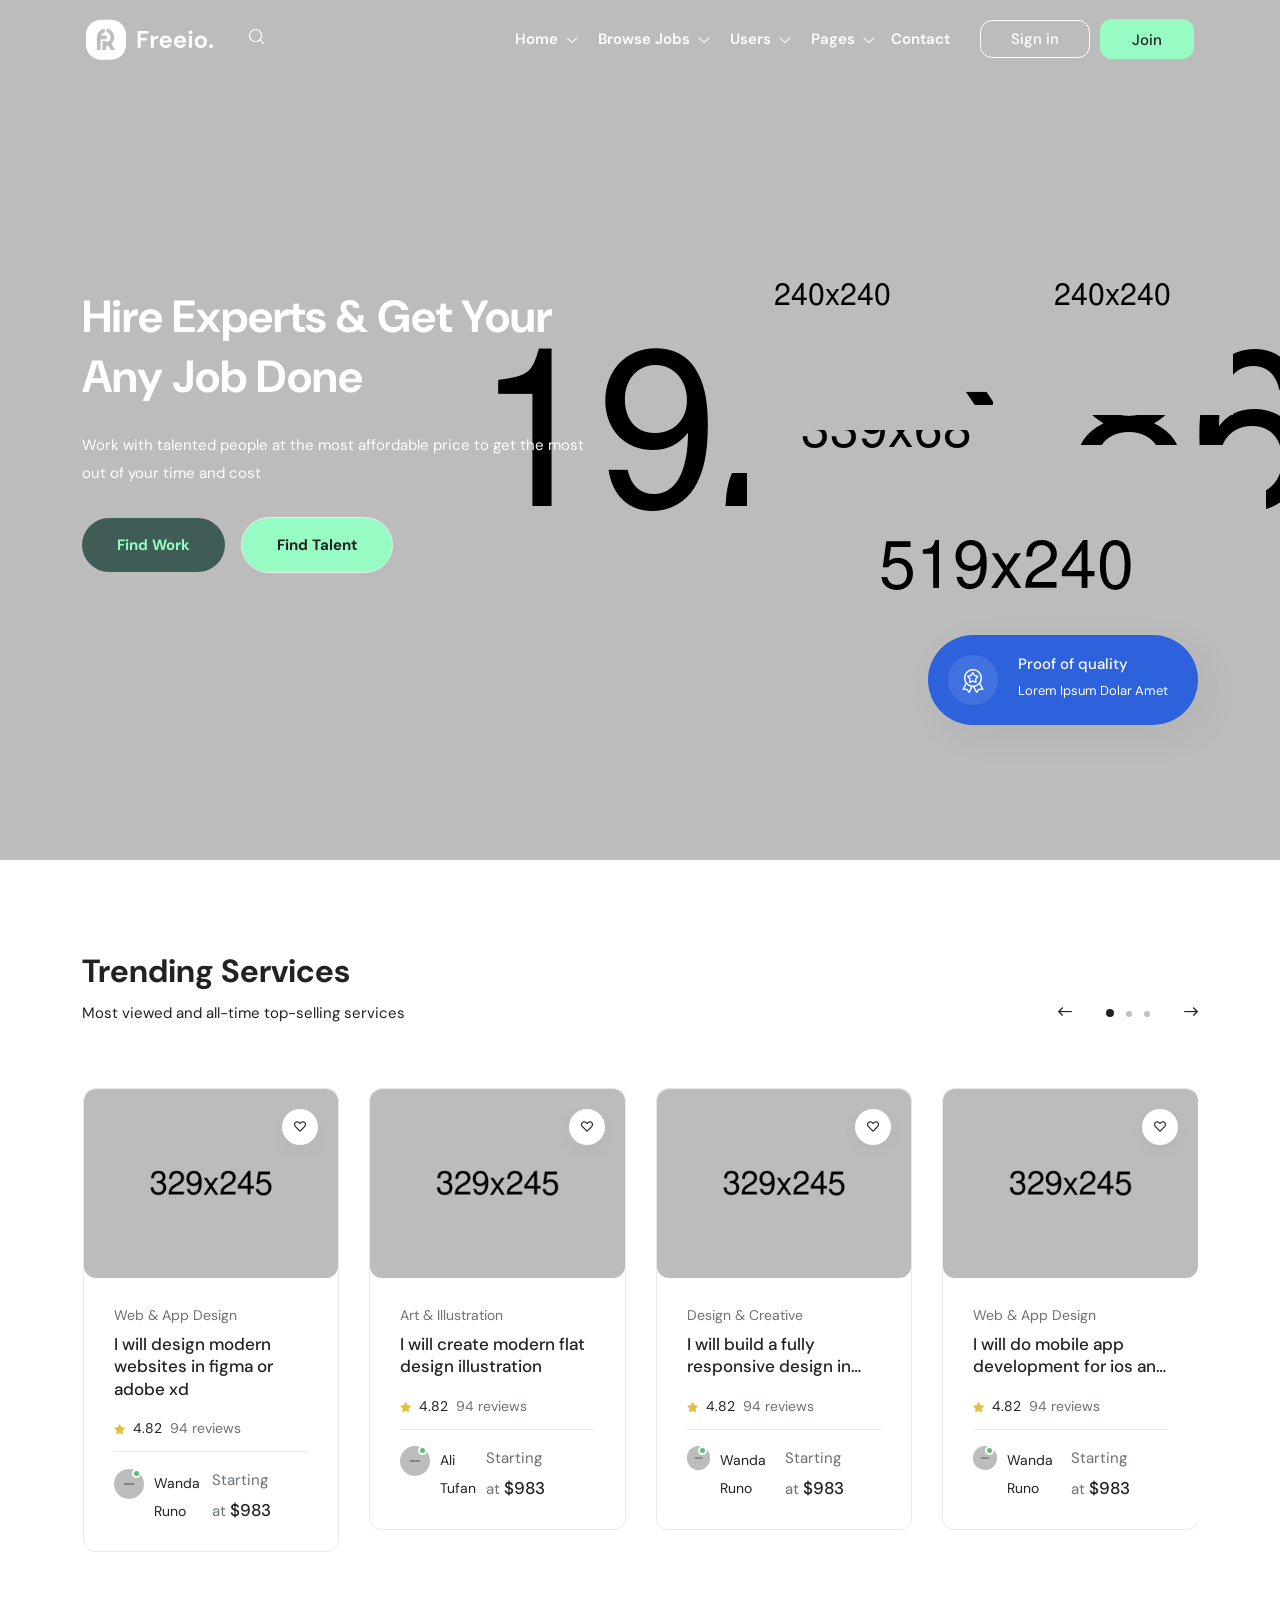
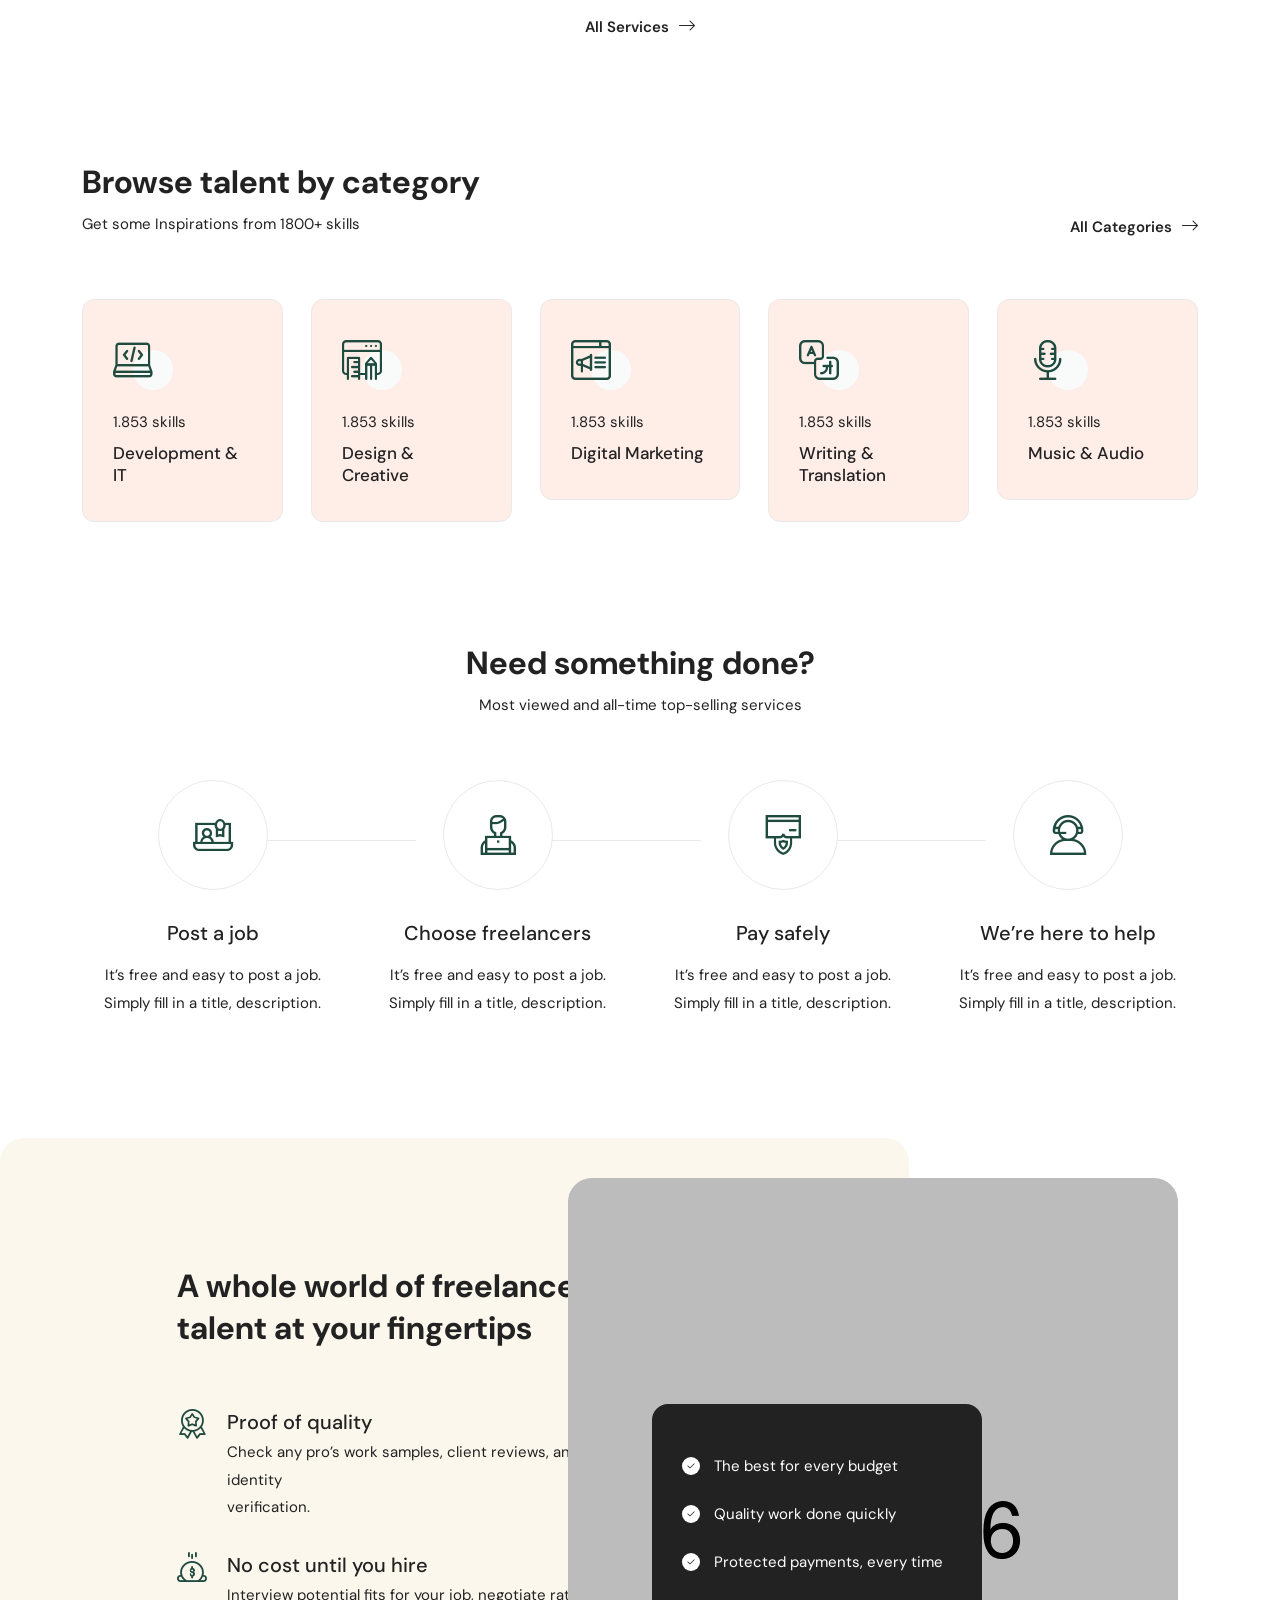
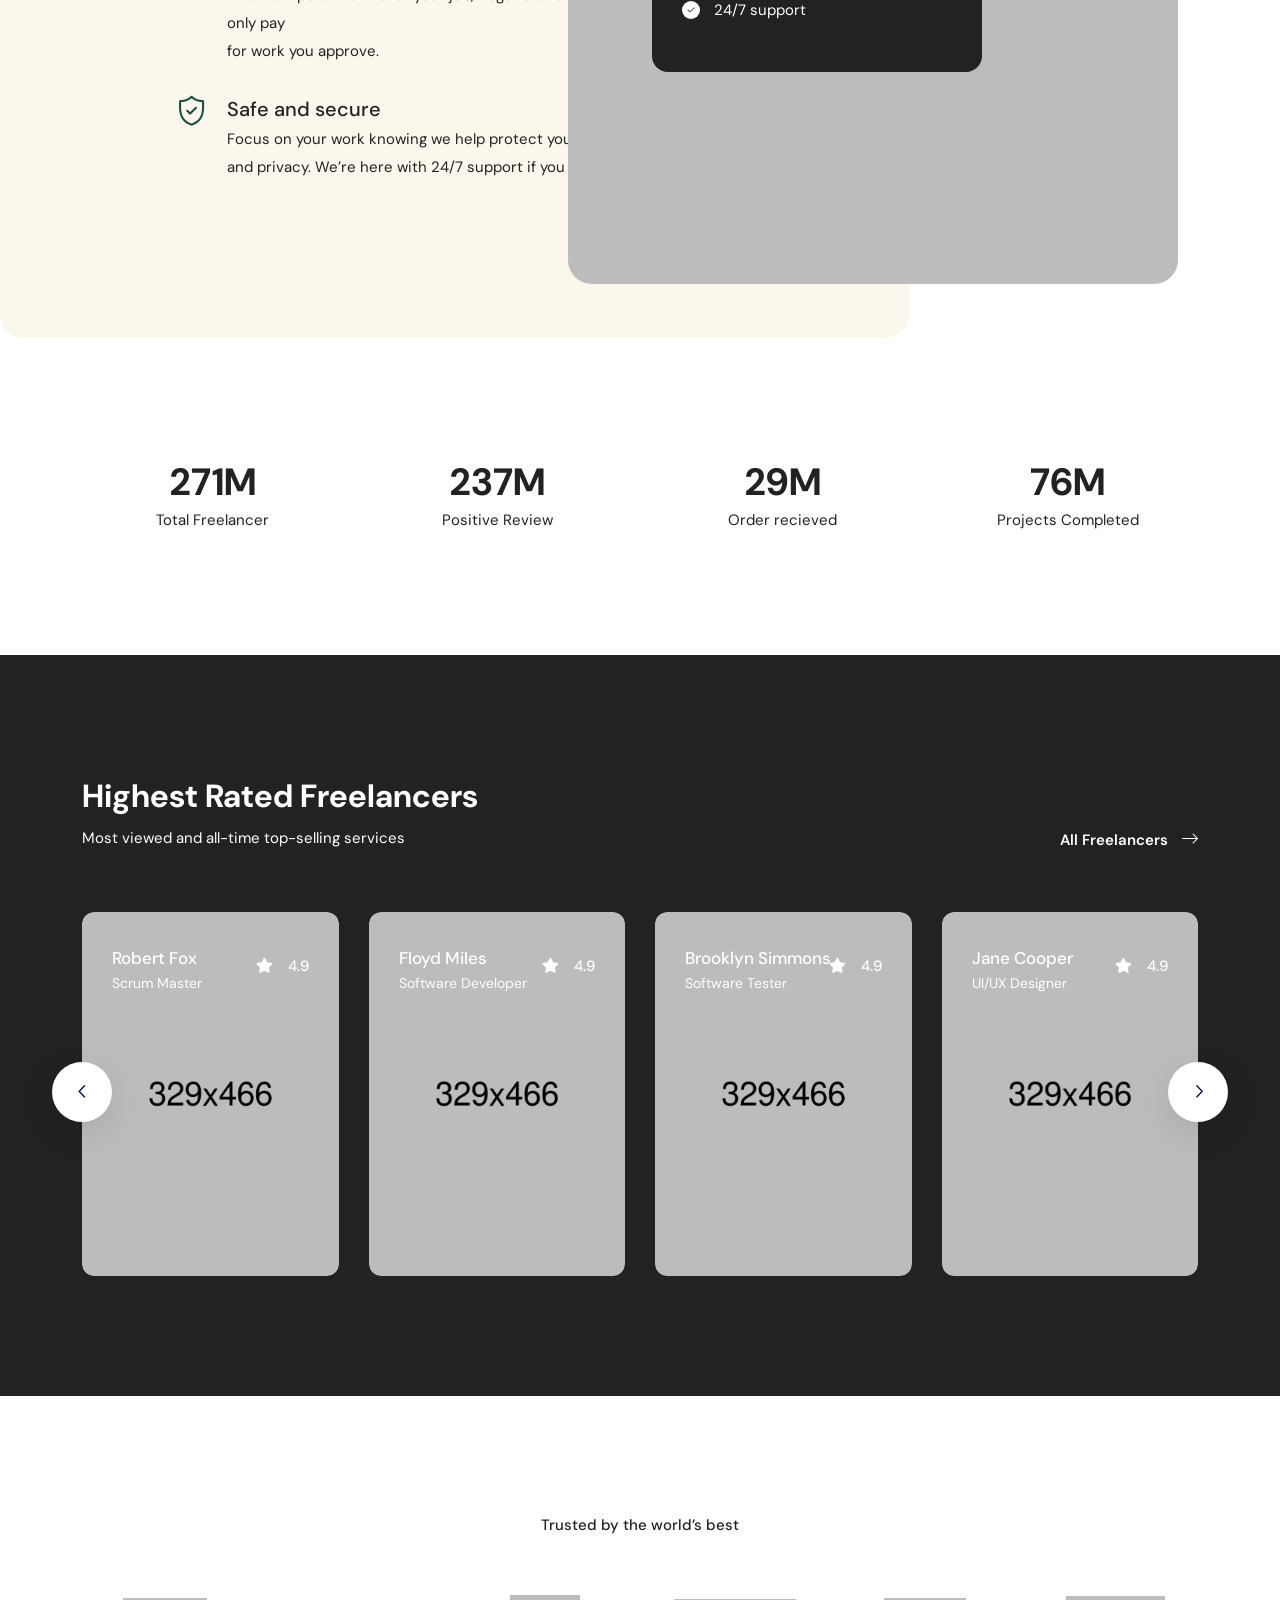
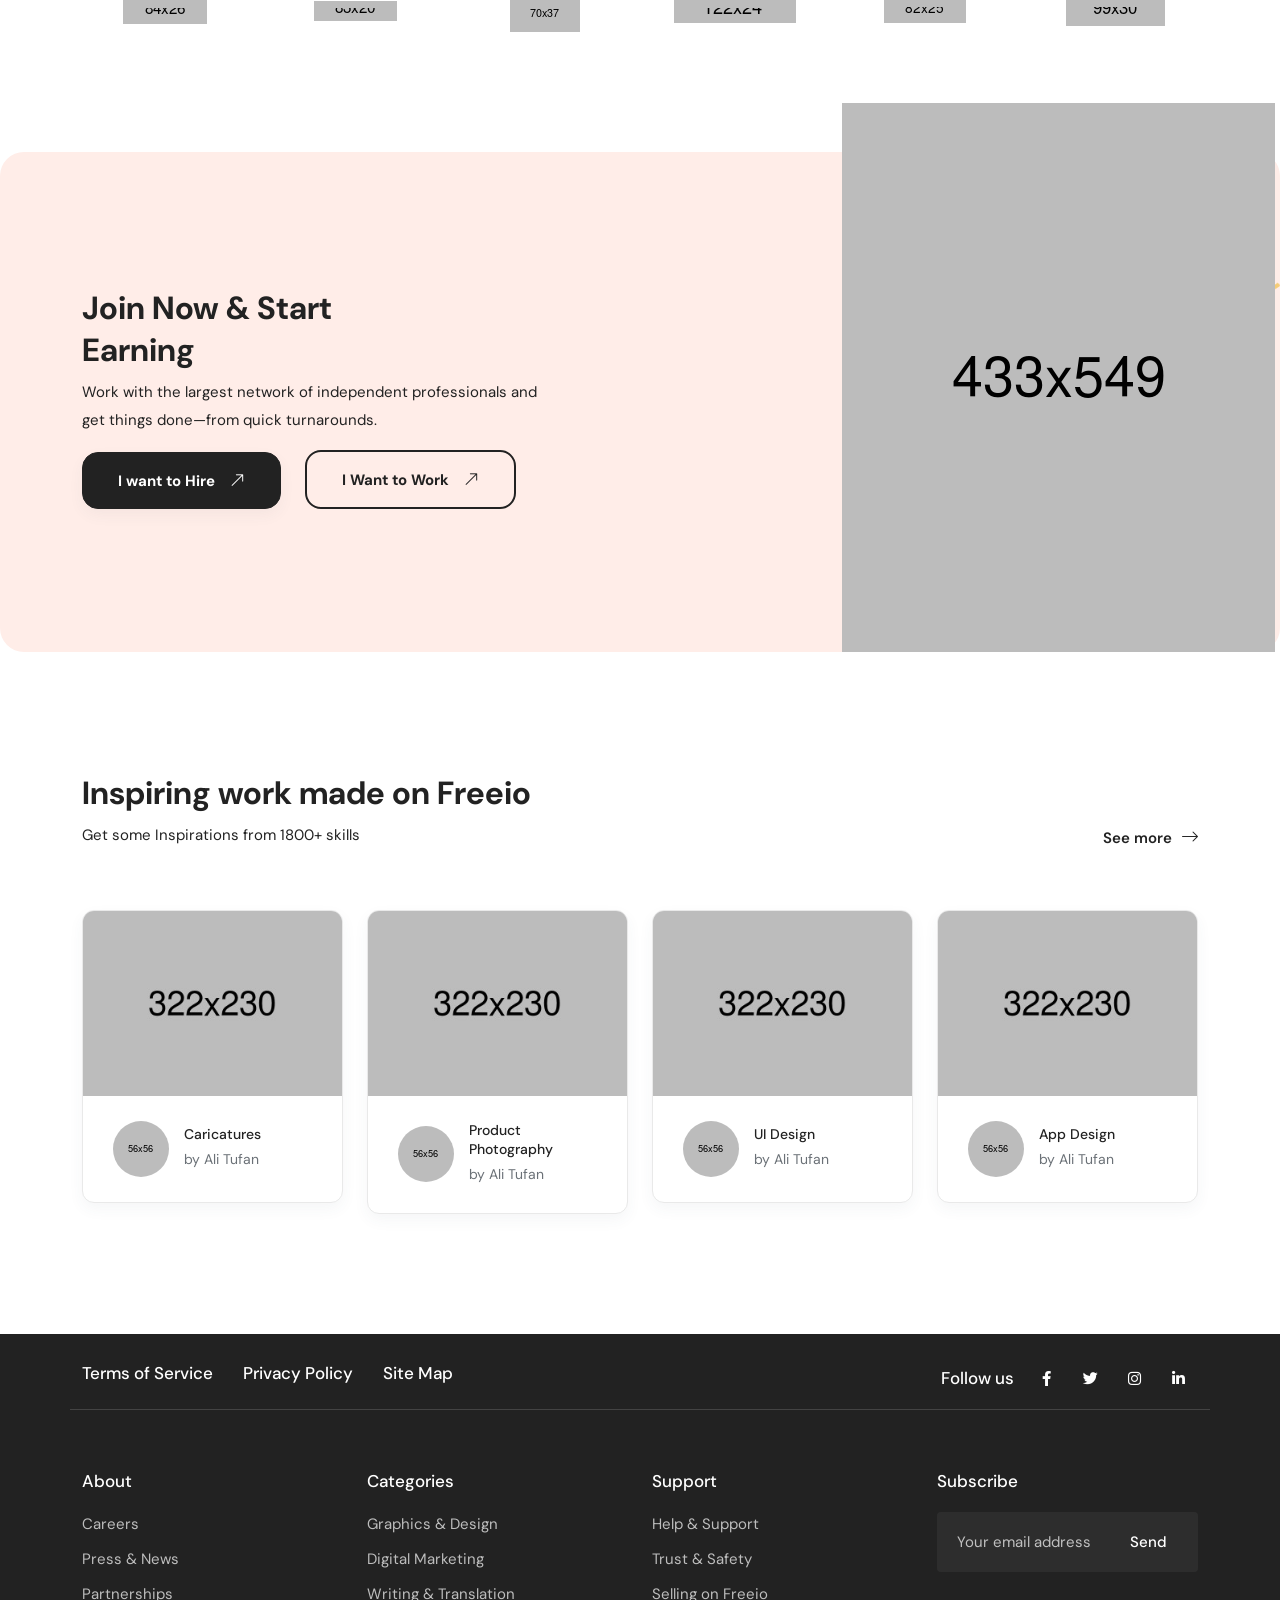
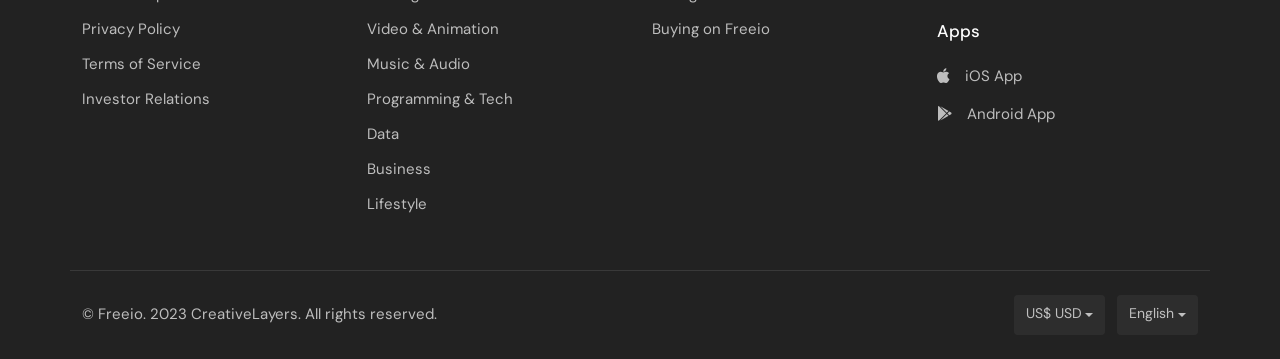
<file: main-files 2/html/index17.html>
<!DOCTYPE html>
<html dir="ltr" lang="en">
<head>
<meta charset="utf-8">
<meta http-equiv="X-UA-Compatible" content="IE=edge">
<meta name="viewport" content="width=device-width, initial-scale=1">
<meta name="keywords" content="bidding, fiverr, freelance marketplace, freelancers, freelancing, gigs, hiring, job board, job portal, job posting, jobs marketplace, peopleperhour, proposals, sell services, upwork">
<meta name="description" content="Freeio - Freelance Marketplace HTML Template">
<meta name="CreativeLayers" content="ATFN">
<!-- css file -->
<link rel="stylesheet" href="css/bootstrap.min.css">
<link rel="stylesheet" href="css/jquery-ui.min.css">
<link rel="stylesheet" href="css/ace-responsive-menu.css">
<link rel="stylesheet" href="css/menu.css">
<link rel="stylesheet" href="css/fontawesome.css">
<link rel="stylesheet" href="css/flaticon.css">
<link rel="stylesheet" href="css/bootstrap-select.min.css">
<link rel="stylesheet" href="css/animate.css">
<link rel="stylesheet" href="css/magnific-popup.css">
<link rel="stylesheet" href="css/slider.css">
<link rel="stylesheet" href="css/style.css">
<link rel="stylesheet" href="css/ud-custom-spacing.css">
<!-- Responsive stylesheet -->
<link rel="stylesheet" href="css/responsive.css">
<!-- Title -->
<title>Freeio - Freelance Marketplace HTML Template</title>
<!-- Favicon -->
<link href="images/favicon.ico" sizes="128x128" rel="shortcut icon" type="image/x-icon" />
<link href="images/favicon.ico" sizes="128x128" rel="shortcut icon" />
<!-- Apple Touch Icon -->
<link href="images/apple-touch-icon-60x60.png" sizes="60x60" rel="apple-touch-icon">
<link href="images/apple-touch-icon-72x72.png" sizes="72x72" rel="apple-touch-icon">
<link href="images/apple-touch-icon-114x114.png" sizes="114x114" rel="apple-touch-icon">
<link href="images/apple-touch-icon-180x180.png" sizes="180x180" rel="apple-touch-icon">

<!-- HTML5 shim and Respond.js for IE8 support of HTML5 elements and media queries -->
<!-- WARNING: Respond.js doesn't work if you view the page via file:// -->
<!--[if lt IE 9]>
<script src="https://oss.maxcdn.com/html5shiv/3.7.3/html5shiv.min.js"></script>
<script src="https://oss.maxcdn.com/respond/1.4.2/respond.min.js"></script>
<![endif]-->

</head>
<body>
<div class="wrapper ovh">
  <div class="preloader"></div>  
  
  <!-- Main Header Nav -->
  <header class="header-nav nav-homepage-style at-home17 stricky main-menu border-0">
    <!-- Ace Responsive Menu -->
    <nav class="posr"> 
      <div class="container posr">
        <div class="row align-items-center justify-content-between">
          <div class="col-auto px-0 px-xl-3">
            <div class="d-flex align-items-center justify-content-between">
              <div class="logos">
                <a class="header-logo logo1" href="index.html"><img src="images/header-logo-white.svg" alt="Header Logo"></a>
                <a class="header-logo logo2" href="index.html"><img src="images/header-logo2.svg" alt="Header Logo"></a>
              </div>
              <a class="login-info pl30" data-bs-toggle="modal" href="#exampleModalToggle" role="button"><span class="flaticon-loupe"></span></a>
            </div>
          </div>
          <div class="col-auto pe-0 pe-xl-3">
            <div class="d-flex align-items-center">
              <!-- Responsive Menu Structure-->
              <ul id="respMenu" class="ace-responsive-menu" data-menu-style="horizontal">
                <li class="visible_list"> <a class="list-item" href="#"><span class="title">Home</span></a>
                  <!-- Level Two-->
                  <ul>
                    <li><a href="index.html">Home V1</a></li>
                    <li><a href="index2.html">Home V2</a></li>
                    <li><a href="index3.html">Home V3</a></li>
                    <li><a href="index4.html">Home V4</a></li>
                    <li><a href="index5.html">Home V5</a></li>
                    <li><a href="index6.html">Home V6</a></li>
                    <li><a href="index7.html">Home V7</a></li>
                    <li><a href="index8.html">Home V8</a></li>
                    <li><a href="index9.html">Home V9</a></li>
                    <li><a href="index10.html">Home V10</a></li>
                    <li><a href="index11.html">Home V11</a></li>
                    <li><a href="index12.html">Home V12</a></li>
                    <li><a href="index13.html">Home V13</a></li>
                    <li><a href="index14.html">Home V14</a></li>
                    <li><a href="index15.html">Home V15</a></li>
                    <li><a href="index16.html">Home V16</a></li>
                    <li><a href="index17.html">Home V17</a></li>
                    <li><a href="index18.html">Home V18</a></li>
                    <li><a href="index19.html">Home V19</a></li>
                    <li><a href="index20.html">Home V20</a></li>
                  </ul>
                </li>
                <li class="visible_list"> <a class="list-item" href="#"><span class="title">Browse Jobs</span></a>
                  <ul >
                    <li> <a href="#"><span class="title">Services</span></a>
                      <ul>
                        <li><a href="page-service-v1.html">Service v1</a></li>
                        <li><a href="page-service-v2.html">Service v2</a></li>
                        <li><a href="page-service-v3.html">Service v3</a></li>
                        <li><a href="page-service-v4.html">Service v4</a></li>
                        <li><a href="page-service-v5.html">Service v5</a></li>
                        <li><a href="page-service-v6.html">Service v6</a></li>
                        <li><a href="page-service-v7.html">Service v7</a></li>
                        <li><a href="page-service-all.html">Service All</a></li>
                        <li><a href="page-service-single.html">Service Single</a></li>
                        <li><a href="page-service-single-v1.html">Single V1</a></li>
                        <li><a href="page-service-single-v2.html">Single V2</a></li>
                      </ul>
                    </li>
                    <li> <a href="#"><span class="title">Projects</span></a>
                      <ul>
                        <li><a href="page-project-v1.html">Project v1</a></li>
                        <li><a href="page-project-list-v1.html">List v1</a></li>
                        <li><a href="page-project-list-v2.html">List v2</a></li>
                        <li><a href="page-project-list-v3.html">List v3</a></li>
                        <li><a href="page-project-single.html">Project Single</a></li>
                        <li><a href="page-project-single-v1.html">Single V1</a></li>
                        <li><a href="page-project-single-v2.html">Single V2</a></li>
                      </ul>
                    </li>
                    <li> <a href="#"><span class="title">Job View</span></a>
                      <ul>
                        <li><a href="page-job-list-v1.html">Job list v1</a></li>
                        <li><a href="page-job-list-v2.html">Job list v2</a></li>
                        <li><a href="page-job-list-v3.html">Job list V3</a></li>
                        <li><a href="page-job-list-single.html">Job Single</a></li>
                      </ul>
                    </li>
                  </ul>
                </li>
                <li class="visible_list"> <a class="list-item" href="#"><span class="title">Users</span></a>
                  <ul>
                    <li> <a href="#"><span class="title">Dashboard</span></a>
                      <ul>
                        <li><a href="page-dashboard.html">Dashboard</a></li>
                        <li><a href="page-dashboard-proposal.html">Proposal</a></li>
                        <li><a href="page-dashboard-save.html">Saved</a></li>
                        <li><a href="page-dashboard-message.html">Message</a></li>
                        <li><a href="page-dashboard-reviews.html">Reviews</a></li>
                        <li><a href="page-dashboard-invoice.html">Invoice</a></li>
                        <li><a href="page-dashboard-payouts.html">Payouts</a></li>
                        <li><a href="page-dashboard-statement.html">Statement</a></li>
                        <li><a href="page-dashboard-manage-service.html">Manage Service</a></li>
                        <li><a href="page-dashboard-add-service.html">Add Services</a></li>
                        <li><a href="page-dashboard-manage-jobs.html">Manage Jobs</a></li>
                        <li><a href="page-dashboard-manage-project.html">Manage Project</a></li>
                        <li><a href="page-dashboard-create-project.html">Create Project</a></li>
                        <li><a href="page-dashboard-profile.html">My Profile</a></li>
                      </ul>
                    </li>
                    <li> <a href="#"><span class="title">Employee</span></a>
                      <ul>
                        <li><a href="page-employee-v1.html">Employee V1</a></li>
                        <li><a href="page-employee-v2.html">Employee V2</a></li>
                        <li><a href="page-employee-single.html">Employee Single</a></li>
                      </ul>
                    </li>
                    <li> <a href="#"><span class="title">Freelancer</span></a>
                      <ul>
                        <li><a href="page-freelancer-v1.html">Freelancer V1</a></li>
                        <li><a href="page-freelancer-v2.html">Freelancer V2</a></li>
                        <li><a href="page-freelancer-v3.html">Freelancer V3</a></li>
                        <li><a href="page-freelancer-list-v1.html">List V1</a></li>
                        <li><a href="page-freelancer-list-v2.html">List V2</a></li>
                        <li><a href="page-freelancer-list-v3.html">List V3</a></li>
                        <li><a href="page-freelancer-single.html">Freelancer Single</a></li>
                        <li><a href="page-freelancer-single-v1.html">Single V1</a></li>
                        <li><a href="page-freelancer-single-v2.html">Single V2</a></li>
                      </ul>
                    </li>
                    <li> <a href="page-become-seller.html"><span class="title">Become Seller</span></a></li>
                  </ul>
                </li>
                <li class="visible_list"> <a class="list-item" href="#"><span class="title">Pages</span></a>
                  <ul>
                    <li> <a href="#"><span class="title">About</span></a>
                      <ul>
                        <li><a href="page-about.html">About v1</a></li>
                        <li><a href="page-about-v2.html">About v2</a></li>
                      </ul>
                    </li>
                    <li> <a href="#"><span class="title">Blog</span></a>
                      <ul>
                        <li><a href="page-blog-v1.html">List V1</a></li>
                        <li><a href="page-blog-v2.html">List V2</a></li>
                        <li><a href="page-blog-v3.html">List V3</a></li>
                        <li><a href="page-blog-single.html">Single</a></li>
                      </ul>
                    </li>
                    <li> <a href="#"><span class="title">Shop</span></a>
                      <ul>
                        <li><a href="page-shop.html">List</a></li>
                        <li><a href="page-shop-single.html">Single</a></li>
                        <li><a href="page-shop-cart.html">Cart</a></li>
                        <li><a href="page-shop-checkout.html">Checkout</a></li>
                        <li><a href="page-shop-order.html">Order</a></li>
                      </ul>
                    </li>
                    <li><a href="page-contact.html">Contact</a></li>
                    <li><a href="page-error.html">404</a></li>
                    <li><a href="page-faq.html">Faq</a></li>
                    <li><a href="page-help.html">Help</a></li>
                    <li><a href="page-invoice.html">Invoices</a></li>
                    <li><a href="page-login.html">Login</a></li>
                    <li><a href="page-pricing.html">Pricing</a></li>
                    <li><a href="page-register.html">Register</a></li>
                    <li><a href="page-terms.html">Terms</a></li>
                    <li><a href="page-ui-element.html">UI Elements</a></li>
                  </ul>
                </li>
                <li> <a class="list-item pe-0" href="page-contact.html">Contact</a></li>
              </ul>
              <a class="login-info ml30 mr10 home18-sign-btn px30 py-1 bdrs12" href="page-login.html">Sign in</a>
              <a class="ud-btn btn-white add-joining home17-join-btn bdrs12" href="page-register.html">Join</a>
            </div>
          </div>
        </div>
      </div>
    </nav>
  </header>
  <!-- Search Modal -->
  <div class="search-modal">
    <div class="modal fade" id="exampleModalToggle" aria-hidden="true" aria-labelledby="exampleModalToggleLabel" tabindex="-1">
      <div class="modal-dialog modal-lg">
        <div class="modal-content">
          <div class="modal-header">
            <h5 class="modal-title" id="exampleModalToggleLabel"></h5>
            <button type="button" class="btn-close" data-bs-dismiss="modal" aria-label="Close"><i class="fal fa-xmark"></i></button>
          </div>
          <div class="modal-body">
            <div class="popup-search-field search_area">
              <input type="text" class="form-control border-0" placeholder="What service are you looking for today?">
              <label><span class="far fa-magnifying-glass"></span></label>
              <button class="ud-btn btn-thm" type="submit">Search</button>
            </div>
          </div>
        </div>
      </div>
    </div>
  </div>

  <div class="hiddenbar-body-ovelay"></div>

  <!-- Mobile Nav  -->
  <div id="page" class="mobilie_header_nav stylehome1">
    <div class="mobile-menu">
      <div class="header bdrb1">
        <div class="menu_and_widgets">
          <div class="mobile_menu_bar d-flex justify-content-between align-items-center">
            <a class="mobile_logo" href="#"><img src="images/header-logo3.svg" alt=""></a>
            <div class="right-side text-end">
              <a class="" href="page-login.html">join</a>
              <a class="menubar ml30" href="#menu"><img src="images/mobile-dark-nav-icon.svg" alt=""></a>
            </div>
          </div>
        </div>
        <div class="posr"><div class="mobile_menu_close_btn"><span class="far fa-times"></span></div></div>
      </div>
    </div>
    <!-- /.mobile-menu -->
    <nav id="menu" class="">
      <ul>
        <li><span>Home</span>
          <ul>
            <li><a href="index.html">Home V1</a></li>
            <li><a href="index2.html">Home V2</a></li>
            <li><a href="index3.html">Home V3</a></li>
            <li><a href="index4.html">Home V4</a></li>
            <li><a href="index5.html">Home V5</a></li>
            <li><a href="index6.html">Home V6</a></li>
            <li><a href="index7.html">Home V7</a></li>
            <li><a href="index8.html">Home V8</a></li>
            <li><a href="index9.html">Home V9</a></li>
            <li><a href="index10.html">Home V10</a></li>
            <li><a href="index11.html">Home V11</a></li>
            <li><a href="index12.html">Home V12</a></li>
            <li><a href="index13.html">Home V13</a></li>
            <li><a href="index14.html">Home V14</a></li>
            <li><a href="index15.html">Home V15</a></li>
            <li><a href="index16.html">Home V16</a></li>
            <li><a href="index17.html">Home V17</a></li>
            <li><a href="index18.html">Home V18</a></li>
            <li><a href="index19.html">Home V19</a></li>
            <li><a href="index20.html">Home V20</a></li>
          </ul>
        </li>
        <li><span>Browse Jobs</span>
          <ul>
            <li><span>Services</span>
              <ul>
                <li><a href="page-service-v1.html">Service v1</a></li>
                <li><a href="page-service-v2.html">Service v2</a></li>
                <li><a href="page-service-v3.html">Service v3</a></li>
                <li><a href="page-service-v4.html">Service v4</a></li>
                <li><a href="page-service-v5.html">Service v5</a></li>
                <li><a href="page-service-v6.html">Service v6</a></li>
                <li><a href="page-service-v7.html">Service v7</a></li>
                <li><a href="page-service-all.html">Service All</a></li>
                <li><a href="page-service-single.html">Service Single</a></li>
                <li><a href="page-service-single-v1.html">Single V1</a></li>
                <li><a href="page-service-single-v2.html">Single V2</a></li>
              </ul>
            </li>
            <li><span>Projects</span>
              <ul>
                <li><a href="page-project-v1.html">Project v1</a></li>
                <li><a href="page-project-list-v1.html">List v1</a></li>
                <li><a href="page-project-list-v2.html">List v2</a></li>
                <li><a href="page-project-list-v3.html">List v3</a></li>
                <li><a href="page-project-single.html">Project Single</a></li>
                <li><a href="page-project-single-v1.html">Single V1</a></li>
                <li><a href="page-project-single-v2.html">Single V2</a></li>
              </ul>
            </li>
            <li><span>Job View</span>
              <ul>
                <li><a href="page-job-list-v1.html">Job list v1</a></li>
                <li><a href="page-job-list-v2.html">Job list v2</a></li>
                <li><a href="page-job-list-v3.html">Job list V3</a></li>
                <li><a href="page-job-list-single.html">Job Single</a></li>
              </ul>
            </li>
          </ul>
        </li>
        <li><span>Users</span>
          <ul>
            <li><span>Dashboard</span>
              <ul>
                <li><a href="page-dashboard.html">Dashboard</a></li>
                <li><a href="page-dashboard-proposal.html">Proposal</a></li>
                <li><a href="page-dashboard-save.html">Saved</a></li>
                <li><a href="page-dashboard-message.html">Message</a></li>
                <li><a href="page-dashboard-reviews.html">Reviews</a></li>
                <li><a href="page-dashboard-invoice.html">Invoice</a></li>
                <li><a href="page-dashboard-payouts.html">Payouts</a></li>
                <li><a href="page-dashboard-statement.html">Statement</a></li>
                <li><a href="page-dashboard-manage-service.html">Manage Service</a></li>
                <li><a href="page-dashboard-add-service.html">Add Services</a></li>
                <li><a href="page-dashboard-manage-jobs.html">Manage Jobs</a></li>
                <li><a href="page-dashboard-manage-project.html">Manage Project</a></li>
                <li><a href="page-dashboard-create-project.html">Create Project</a></li>
                <li><a href="page-dashboard-profile.html">My Profile</a></li>
              </ul>
            </li>
            <li><span>Employee</span>
              <ul>
                <li><a href="page-employee-v1.html">Employee V1</a></li>
                <li><a href="page-employee-v2.html">Employee V2</a></li>
                <li><a href="page-employee-single.html">Employee Single</a></li>
              </ul>
            </li>
            <li><span>Freelancer</span>
              <ul>
                <li><a href="page-freelancer-v1.html">Freelancer V1</a></li>
                <li><a href="page-freelancer-v2.html">Freelancer V2</a></li>
                <li><a href="page-freelancer-v3.html">Freelancer V3</a></li>
                <li><a href="page-freelancer-list-v1.html">List V1</a></li>
                <li><a href="page-freelancer-list-v2.html">List V2</a></li>
                <li><a href="page-freelancer-list-v3.html">List V3</a></li>
                <li><a href="page-freelancer-single.html">Freelancer Single</a></li>
                <li><a href="page-freelancer-single-v1.html">Single V1</a></li>
                <li><a href="page-freelancer-single-v2.html">Single V2</a></li>
              </ul>
            </li>
            <li><a href="page-become-seller.html">Become Seller</a></li>
          </ul>
        </li>
        <li><span>Pages</span>
          <ul>
            <li><span>About</span>
              <ul>
                <li><a href="page-about.html">About v1</a></li>
                <li><a href="page-about-v2.html">About v2</a></li>
              </ul>
            </li>
            <li><span>Shop</span>
              <ul>
                <li><a href="page-shop.html">List</a></li>
                <li><a href="page-shop-single.html">Single</a></li>
                <li><a href="page-shop-cart.html">Cart</a></li>
                <li><a href="page-shop-checkout.html">Checkout</a></li>
                <li><a href="page-shop-order.html">Order</a></li>
              </ul>
            </li>
            <li><a href="page-contact.html">Contact</a></li>
            <li><a href="page-error.html">404</a></li>
            <li><a href="page-faq.html">Faq</a></li>
            <li><a href="page-help.html">Help</a></li>
            <li><a href="page-invoice.html">Invoices</a></li>
            <li><a href="page-login.html">Login</a></li>
            <li><a href="page-pricing.html">Pricing</a></li>
            <li><a href="page-register.html">Register</a></li>
            <li><a href="page-terms.html">Terms</a></li>
            <li><a href="page-ui-element.html">UI Elements</a></li>
          </ul>
        </li>
        <li><span>Blog</span>
          <ul>
            <li><a href="page-blog-v1.html">List V1</a></li>
            <li><a href="page-blog-v2.html">List V2</a></li>
            <li><a href="page-blog-v3.html">List V3</a></li>
            <li><a href="page-blog-single.html">Single</a></li>
          </ul>
        </li>
        <!-- Only for Mobile View -->
      </ul>
    </nav>
  </div>

  <div class="body_content">
    <!-- Home Banner Style V1 -->
    <section class="hero-home13 at-home17 overflow-hidden">
      <div class="container">
        <div class="row align-items-center">
          <div class="col-xl-7">
            <div class="home17-hero-content">
              <h1 class="banner-title animate-up-1 mb25">Hire Experts & Get Your <br class="d-none d-xl-block">Any Job Done</h1>
              <p class="text-white text animate-up-2">Work with talented people at the most affordable price to get the most <br class="d-none d-lg-block">out of your time and cost</p>
              <div class="d-sm-flex align-items-center mt30 animate-up-3">
                <a href="page-job-list-v1.html" class="ud-btn btn-1 me-3 bdrs120 btn-1">Find Work</a>
                <a href="page-freelancer-v1.html" class="ud-btn btn-2 bdr1 bdrs120 btn-2">Find Talent</a>
              </div>
            </div>
          </div>
          <div class="col-xl-5 d-none d-xl-block">
            <div class="home17-hero-img text-center animate-up-1">
              <div class="d-flex align-items-center justify-content-center">
                <div class="mb30">
                  <img src="images/about/home17-hero-1.png" alt="">
                </div>
                <div class="mb30 ml40">
                  <img src="images/about/home17-hero-2.png" alt="">
                </div>
              </div>
              <div>
                <img src="images/about/home17-hero-3.png" alt="">
              </div>
              <div class="iconbox-small1 text-start d-flex wow fadeInRight default-box-shadow4 bounce-y">
                <span class="icon flaticon-badge"></span>
                <div class="details pl20">
                  <h6 class="mb-1 text-white">Proof of quality</h6>
                  <p class="text fz13 mb-0 text-white">Lorem Ipsum Dolar Amet</p>
                </div>
              </div>
              <img class="img-1 bounce-x" src="images/about/happy-client-2.png" alt="">
            </div>
          </div>
        </div>
      </div>
    </section>

    <!-- Trending Services -->
    <section class="pt90">
      <div class="container">
        <div class="row align-items-center wow fadeInUp">
          <div class="col-lg-9">
            <div class="main-title">
              <h2 class="title">Trending Services</h2>
              <p class="paragraph">Most viewed and all-time top-selling services</p>
            </div>
          </div>
        </div>
        <div class="row wow fadeInUp" data-wow-delay="300ms">
          <div class="col-lg-12">
            <div class="navi_pagi_top_right slider-4-grid owl-carousel owl-theme">
              <div class="item">
                <div class="listing-style1 hover-box-shadow bdrs12">
                  <div class="list-thumb bdrs12 overflow-hidden">
                    <img class="w-100" src="images/listings/g-1.jpg" alt="">
                    <a href="" class="listing-fav fz12"><span class="far fa-heart"></span></a>
                  </div>
                  <div class="list-content">
                    <p class="list-text body-color fz14 mb-1">Web & App Design</p>
                    <h5 class="list-title"><a href="page-services-single.html">I will design modern websites in figma or adobe xd</a></h5>
                    <div class="review-meta d-flex align-items-center">
                      <i class="fas fa-star fz10 review-color me-2"></i>
                      <p class="mb-0 body-color fz14"><span class="dark-color me-2">4.82</span>94 reviews</p>
                    </div>
                    <hr class="my-2">
                    <div class="list-meta d-flex justify-content-between align-items-center mt15">
                      <a class="d-flex" href="">
                        <span class="position-relative mr10">
                          <img class="rounded-circle wa" src="images/team/fl-s-1.png" alt="Freelancer Photo">
                          <span class="online-badges"></span>
                        </span>
                        <span class="fz14">Wanda Runo</span>
                      </a>
                      <div class="budget">
                        <p class="mb-0 body-color">Starting at<span class="fz17 fw500 dark-color ms-1">$983</span></p>
                      </div>
                    </div>
                  </div>
                </div>
              </div>
              <div class="item">
                <div class="listing-style1 hover-box-shadow bdrs12">
                  <div class="list-thumb bdrs12 overflow-hidden">
                    <img class="w-100" src="images/listings/g-2.jpg" alt="">
                    <a href="" class="listing-fav fz12"><span class="far fa-heart"></span></a>
                  </div>
                  <div class="list-content">
                    <p class="list-text body-color fz14 mb-1">Art & Illustration</p>
                    <h5 class="list-title"><a href="page-services-single.html">I will create modern flat design illustration</a></h5>
                    <div class="review-meta d-flex align-items-center">
                      <i class="fas fa-star fz10 review-color me-2"></i>
                      <p class="mb-0 body-color fz14"><span class="dark-color me-2">4.82</span>94 reviews</p>
                    </div>
                    <hr class="my-2">
                    <div class="list-meta d-flex justify-content-between align-items-center mt15">
                      <a class="d-flex" href="">
                        <span class="position-relative mr10">
                          <img class="rounded-circle wa" src="images/team/fl-s-2.png" alt="Freelancer Photo">
                          <span class="online-badges"></span>
                        </span>
                        <span class="fz14">Ali Tufan</span>
                      </a>
                      <div class="budget">
                        <p class="mb-0 body-color">Starting at<span class="fz17 fw500 dark-color ms-1">$983</span></p>
                      </div>
                    </div>
                  </div>
                </div>
              </div>
              <div class="item">
                <div class="listing-style1 hover-box-shadow bdrs12">
                  <div class="list-thumb bdrs12 overflow-hidden">
                    <img class="w-100" src="images/listings/g-3.jpg" alt="">
                    <a href="" class="listing-fav fz12"><span class="far fa-heart"></span></a>
                  </div>
                  <div class="list-content">
                    <p class="list-text body-color fz14 mb-1">Design & Creative</p>
                    <h5 class="list-title line-clamp2"><a href="page-services-single.html">I will build a fully responsive design in HTML,CSS, bootstrap, and javascript</a></h5>
                    <div class="review-meta d-flex align-items-center">
                      <i class="fas fa-star fz10 review-color me-2"></i>
                      <p class="mb-0 body-color fz14"><span class="dark-color me-2">4.82</span>94 reviews</p>
                    </div>
                    <hr class="my-2">
                    <div class="list-meta d-flex justify-content-between align-items-center mt15">
                      <a class="d-flex" href="">
                        <span class="position-relative mr10">
                          <img class="rounded-circle" src="images/team/fl-s-3.png" alt="Freelancer Photo">
                          <span class="online-badges"></span>
                        </span>
                        <span class="fz14">Wanda Runo</span>
                      </a>
                      <div class="budget">
                        <p class="mb-0 body-color">Starting at<span class="fz17 fw500 dark-color ms-1">$983</span></p>
                      </div>
                    </div>
                  </div>
                </div>
              </div>
              <div class="item">
                <div class="listing-style1 hover-box-shadow bdrs12">
                  <div class="list-thumb bdrs12 overflow-hidden">
                    <img class="w-100" src="images/listings/g-4.jpg" alt="">
                    <a href="" class="listing-fav fz12"><span class="far fa-heart"></span></a>
                  </div>
                  <div class="list-content">
                    <p class="list-text body-color fz14 mb-1">Web & App Design</p>
                    <h5 class="list-title line-clamp2"><a href="page-services-single.html">I will do mobile app development for ios and android</a></h5>
                    <div class="review-meta d-flex align-items-center">
                      <i class="fas fa-star fz10 review-color me-2"></i>
                      <p class="mb-0 body-color fz14"><span class="dark-color me-2">4.82</span>94 reviews</p>
                    </div>
                    <hr class="my-2">
                    <div class="list-meta d-flex justify-content-between align-items-center mt15">
                      <a class="d-flex" href="">
                        <span class="position-relative mr10">
                          <img class="rounded-circle" src="images/team/fl-s-4.png" alt="Freelancer Photo">
                          <span class="online-badges"></span>
                        </span>
                        <span class="fz14">Wanda Runo</span>
                      </a>
                      <div class="budget">
                        <p class="mb-0 body-color">Starting at<span class="fz17 fw500 dark-color ms-1">$983</span></p>
                      </div>
                    </div>
                  </div>
                </div>
              </div>
              <div class="item">
                <div class="listing-style1 hover-box-shadow bdrs12">
                  <div class="list-thumb bdrs12 overflow-hidden">
                    <img class="w-100" src="images/listings/g-5.jpg" alt="">
                    <a href="" class="listing-fav fz12"><span class="far fa-heart"></span></a>
                  </div>
                  <div class="list-content">
                    <p class="list-text body-color fz14 mb-1">Web & App Design</p>
                    <h5 class="list-title"><a href="page-services-single.html">I will design modern websites in figma or adobe xd</a></h5>
                    <div class="review-meta d-flex align-items-center">
                      <i class="fas fa-star fz10 review-color me-2"></i>
                      <p class="mb-0 body-color fz14"><span class="dark-color me-2">4.82</span>94 reviews</p>
                    </div>
                    <hr class="my-2">
                    <div class="list-meta d-flex justify-content-between align-items-center mt15">
                      <a class="d-flex" href="">
                        <span class="position-relative mr10">
                          <img class="rounded-circle" src="images/team/fl-s-1.png" alt="Freelancer Photo">
                          <span class="online-badges"></span>
                        </span>
                        <span class="fz14">Wanda Runo</span>
                      </a>
                      <div class="budget">
                        <p class="mb-0 body-color">Starting at<span class="fz17 fw500 dark-color ms-1">$983</span></p>
                      </div>
                    </div>
                  </div>
                </div>
              </div>
              <div class="item">
                <div class="listing-style1 hover-box-shadow bdrs12">
                  <div class="list-thumb bdrs12 overflow-hidden">
                    <img class="w-100" src="images/listings/g-6.jpg" alt="">
                    <a href="" class="listing-fav fz12"><span class="far fa-heart"></span></a>
                  </div>
                  <div class="list-content">
                    <p class="list-text body-color fz14 mb-1">Web & App Design</p>
                    <h5 class="list-title"><a href="page-services-single.html">I will design modern websites in figma or adobe xd</a></h5>
                    <div class="review-meta d-flex align-items-center">
                      <i class="fas fa-star fz10 review-color me-2"></i>
                      <p class="mb-0 body-color fz14"><span class="dark-color me-2">4.82</span>94 reviews</p>
                    </div>
                    <hr class="my-2">
                    <div class="list-meta d-flex justify-content-between align-items-center mt15">
                      <a class="d-flex" href="">
                        <span class="position-relative mr10">
                          <img class="rounded-circle" src="images/team/fl-s-2.png" alt="Freelancer Photo">
                          <span class="online-badges"></span>
                        </span>
                        <span class="fz14">Wanda Runo</span>
                      </a>
                      <div class="budget">
                        <p class="mb-0 body-color">Starting at<span class="fz17 fw500 dark-color ms-1">$983</span></p>
                      </div>
                    </div>
                  </div>
                </div>
              </div>
              <div class="item">
                <div class="listing-style1 hover-box-shadow bdrs12">
                  <div class="list-thumb bdrs12 overflow-hidden">
                    <img class="w-100" src="images/listings/g-7.jpg" alt="">
                    <a href="" class="listing-fav fz12"><span class="far fa-heart"></span></a>
                  </div>
                  <div class="list-content">
                    <p class="list-text body-color fz14 mb-1">Design & Creative</p>
                    <h5 class="list-title line-clamp2"><a href="page-services-single.html">I will build a fully responsive design in HTML,CSS, bootstrap, and javascript</a></h5>
                    <div class="review-meta d-flex align-items-center">
                      <i class="fas fa-star fz10 review-color me-2"></i>
                      <p class="mb-0 body-color fz14"><span class="dark-color me-2">4.82</span>94 reviews</p>
                    </div>
                    <hr class="my-2">
                    <div class="list-meta d-flex justify-content-between align-items-center mt15">
                      <a class="d-flex" href="">
                        <span class="position-relative mr10">
                          <img class="rounded-circle" src="images/team/fl-s-3.png" alt="Freelancer Photo">
                          <span class="online-badges"></span>
                        </span>
                        <span class="fz14">Wanda Runo</span>
                      </a>
                      <div class="budget">
                        <p class="mb-0 body-color">Starting at<span class="fz17 fw500 dark-color ms-1">$983</span></p>
                      </div>
                    </div>
                  </div>
                </div>
              </div>
              <div class="item">
                <div class="listing-style1 hover-box-shadow bdrs12">
                  <div class="list-thumb bdrs12 overflow-hidden">
                    <img class="w-100" src="images/listings/g-1.jpg" alt="">
                    <a href="" class="listing-fav fz12"><span class="far fa-heart"></span></a>
                  </div>
                  <div class="list-content">
                    <p class="list-text body-color fz14 mb-1">Web & App Design</p>
                    <h5 class="list-title"><a href="page-services-single.html">I will design modern websites in figma or adobe xd</a></h5>
                    <div class="review-meta d-flex align-items-center">
                      <i class="fas fa-star fz10 review-color me-2"></i>
                      <p class="mb-0 body-color fz14"><span class="dark-color me-2">4.82</span>94 reviews</p>
                    </div>
                    <hr class="my-2">
                    <div class="list-meta d-flex justify-content-between align-items-center mt15">
                      <a class="d-flex" href="">
                        <span class="position-relative mr10">
                          <img class="rounded-circle wa" src="images/team/fl-s-1.png" alt="Freelancer Photo">
                          <span class="online-badges"></span>
                        </span>
                        <span class="fz14">Wanda Runo</span>
                      </a>
                      <div class="budget">
                        <p class="mb-0 body-color">Starting at<span class="fz17 fw500 dark-color ms-1">$983</span></p>
                      </div>
                    </div>
                  </div>
                </div>
              </div>
              <div class="item">
                <div class="listing-style1 hover-box-shadow bdrs12">
                  <div class="list-thumb bdrs12 overflow-hidden">
                    <img class="w-100" src="images/listings/g-2.jpg" alt="">
                    <a href="" class="listing-fav fz12"><span class="far fa-heart"></span></a>
                  </div>
                  <div class="list-content">
                    <p class="list-text body-color fz14 mb-1">Art & Illustration</p>
                    <h5 class="list-title"><a href="page-services-single.html">I will create modern flat design illustration</a></h5>
                    <div class="review-meta d-flex align-items-center">
                      <i class="fas fa-star fz10 review-color me-2"></i>
                      <p class="mb-0 body-color fz14"><span class="dark-color me-2">4.82</span>94 reviews</p>
                    </div>
                    <hr class="my-2">
                    <div class="list-meta d-flex justify-content-between align-items-center mt15">
                      <a class="d-flex" href="">
                        <span class="position-relative mr10">
                          <img class="rounded-circle wa" src="images/team/fl-s-2.png" alt="Freelancer Photo">
                          <span class="online-badges"></span>
                        </span>
                        <span class="fz14">Ali Tufan</span>
                      </a>
                      <div class="budget">
                        <p class="mb-0 body-color">Starting at<span class="fz17 fw500 dark-color ms-1">$983</span></p>
                      </div>
                    </div>
                  </div>
                </div>
              </div>
            </div>
          </div>
          <div class="col-lg-12">
            <div class="text-center mt30">
              <a class="ud-btn2" href="page-service-single.html">All Services<i class="fal fa-arrow-right-long"></i></a>
            </div>
          </div>
        </div>
      </div>
    </section>

    <!-- Talent by category -->
    <section class="pb90 pb30-md pt-0">
      <div class="container">
        <div class="row align-items-center wow fadeInUp" data-wow-delay="00ms">
          <div class="col-lg-9">
            <div class="main-title2">
              <h2 class="title">Browse talent by category</h2>
              <p class="paragraph">Get some Inspirations from 1800+ skills</p>
            </div>
          </div>
          <div class="col-lg-3">
            <div class="text-start text-lg-end mb-4 mb-lg-2">
              <a class="ud-btn2" href="page-service-single.html">All Categories<i class="fal fa-arrow-right-long"></i></a>
            </div>
          </div>
        </div>
        <div class="row wow fadeInUp" data-wow-delay="300ms">
          <div class="col-lg-12">
            <div class="category-slider-home10 slider-7-grid dots_none nav_none owl-carousel owl-theme wow fadeInUp">
              <div class="item">
                <div class="iconbox-style1 at-home17-v2 bdr1 bdrs12">
                  <div class="icon"><span class="flaticon-developer"></span></div>
                  <div class="details mt20">
                    <p class="text mb5">1.853 skills</p>
                    <h5 class="title">Development & IT</h5>
                  </div>
                </div>
              </div>
              <div class="item">
                <div class="iconbox-style1 at-home17-v2 bdr1 bdrs12">
                  <div class="icon"><span class="flaticon-web-design-1"></span></div>
                  <div class="details mt20">
                    <p class="text mb5">1.853 skills</p>
                    <h5 class="title">Design & Creative</h5>
                  </div>
                </div>
              </div>
              <div class="item">
                <div class="iconbox-style1 at-home17-v2 bdr1 bdrs12">
                  <div class="icon"><span class="flaticon-digital-marketing"></span></div>
                  <div class="details mt20">
                    <p class="text mb5">1.853 skills</p>
                    <h5 class="title">Digital Marketing</h5>
                  </div>
                </div>
              </div>
              <div class="item">
                <div class="iconbox-style1 at-home17-v2 bdr1 bdrs12">
                  <div class="icon"><span class="flaticon-translator"></span></div>
                  <div class="details mt20">
                    <p class="text mb5">1.853 skills</p>
                    <h5 class="title">Writing & Translation</h5>
                  </div>
                </div>
              </div>
              <div class="item">
                <div class="iconbox-style1 at-home17-v2 bdr1 bdrs12">
                  <div class="icon"><span class="flaticon-microphone"></span></div>
                  <div class="details mt20">
                    <p class="text mb5">1.853 skills</p>
                    <h5 class="title">Music & Audio</h5>
                  </div>
                </div>
              </div>
              <div class="item">
                <div class="iconbox-style1 at-home17-v2 bdr1 bdrs12">
                  <div class="icon"><span class="flaticon-video-file"></span></div>
                  <div class="details mt20">
                    <p class="text mb5">1.853 skills</p>
                    <h5 class="title">Video & Animation</h5>
                  </div>
                </div>
              </div>
              <div class="item">
                <div class="iconbox-style1 at-home17-v2 bdr1 bdrs12">
                  <div class="icon"><span class="flaticon-ruler"></span></div>
                  <div class="details mt20">
                    <p class="text mb5">1.853 skills</p>
                    <h5 class="title">Engineering & Architecture</h5>
                  </div>
                </div>
              </div>
              <div class="item">
                <div class="iconbox-style1 at-home17-v2 bdr1 bdrs12">
                  <div class="icon"><span class="flaticon-goal"></span></div>
                  <div class="details mt20">
                    <p class="text mb5">1.853 skills</p>
                    <h5 class="title">Finance & Accounting</h5>
                  </div>
                </div>
              </div>
            </div>
          </div>
        </div>
      </div>
    </section>

    <!-- Need something --> 
    <section class="our-features pt-0 pb90 pb30-md">
      <div class="container wow fadeInUp">
        <div class="row">
          <div class="col-lg-12">
            <div class="main-title text-center">
              <h2>Need something done?</h2>
              <p class="text">Most viewed and all-time top-selling services</p>
            </div>
          </div>
        </div>
        <div class="row">
          <div class="col-sm-6 col-lg-3">
            <div class="iconbox-style1 at-home17-v1 after_style p-0 text-center">
              <div class="icon before-none"><span class="flaticon-cv"></span></div>
              <div class="details">
                <h4 class="title mt10 mb-3">Post a job</h4>
                <p class="text">It’s free and easy to post a job. Simply fill <br class="d-none d-xxl-block"> in a title, description.</p>
              </div>
            </div>
          </div>
          <div class="col-sm-6 col-lg-3">
            <div class="iconbox-style1 at-home17-v1 after_style p-0 text-center">
              <div class="icon before-none"><span class="flaticon-web-design"></span></div>
              <div class="details">
                <h4 class="title mt10 mb-3">Choose freelancers</h4>
                <p class="text">It’s free and easy to post a job. Simply fill <br class="d-none d-xxl-block"> in a title, description.</p>
              </div>
            </div>
          </div>
          <div class="col-sm-6 col-lg-3">
            <div class="iconbox-style1 at-home17-v1 after_style p-0 text-center">
              <div class="icon before-none"><span class="flaticon-secure"></span></div>
              <div class="details">
                <h4 class="title mt10 mb-3">Pay safely</h4>
                <p class="text">It’s free and easy to post a job. Simply fill <br class="d-none d-xxl-block"> in a title, description.</p>
              </div>
            </div>
          </div>
          <div class="col-sm-6 col-lg-3">
            <div class="iconbox-style1 at-home17-v1 p-0 text-center">
              <div class="icon before-none"><span class="flaticon-customer-service"></span></div>
              <div class="details">
                <h4 class="title mt10 mb-3">We’re here to help</h4>
                <p class="text">It’s free and easy to post a job. Simply fill <br class="d-none d-xxl-block"> in a title, description.</p>
              </div>
            </div>
          </div>
        </div>
      </div>
    </section>

    <!-- CTA Banner -->
    <section class="cta-banner-about2 at-home17 maxw1700 mx-auto position-relative pt60-lg pb60-lg">
      <div class="container">
        <div class="row align-items-center wow fadeInDown" data-wow-delay="400ms">
          <div class="col-lg-7 col-xl-5 offset-xl-1 wow fadeInRight mb60-xs mb100-md">
            <div class="mb30">
              <div class="main-title">
                <h2 class="title">A whole world of freelance <br class="d-none d-xl-block"> talent at your fingertips</h2>
              </div>
            </div>
            <div class="why-chose-list">
              <div class="list-one d-flex align-items-start mb30">
                <span class="list-icon flex-shrink-0 flaticon-badge"></span>
                <div class="list-content flex-grow-1 ml20">
                  <h4 class="mb-1">Proof of quality</h4>
                  <p class="text mb-0 fz15">Check any pro’s work samples, client reviews, and identity <br class="d-none d-lg-block"> verification.</p>
                </div>
              </div>
              <div class="list-one d-flex align-items-start mb30">
                <span class="list-icon flex-shrink-0 flaticon-money"></span>
                <div class="list-content flex-grow-1 ml20">
                  <h4 class="mb-1">No cost until you hire</h4>
                  <p class="text mb-0 fz15">Interview potential fits for your job, negotiate rates, and only pay <br class="d-none d-lg-block"> for work you approve.</p>
                </div>
              </div>
              <div class="list-one d-flex align-items-start mb30">
                <span class="list-icon flex-shrink-0 flaticon-security"></span>
                <div class="list-content flex-grow-1 ml20">
                  <h4 class="mb-1">Safe and secure</h4>
                  <p class="text mb-0 fz15">Focus on your work knowing we help protect your data and privacy. We’re here with 24/7 support if you need it.</p>
                </div>
              </div>
            </div>
          </div>
          <div class="col-lg-5 col-xl-4 wow fadeInLeft">
            <div class="listbox-style1 px30 py-5 bdrs16 bgc-dark position-relative">
              <div class="list-style1">
                <ul class="mb-0">
                  <li class="text-white fw500"><i class="far fa-check dark-color bgc-white"></i>The best for every budget</li>
                  <li class="text-white fw500"><i class="far fa-check dark-color bgc-white"></i>Quality work done quickly</li>
                  <li class="text-white fw500"><i class="far fa-check dark-color bgc-white"></i>Protected payments, every time</li>
                  <li class="text-white fw500 mb-0"><i class="far fa-check dark-color bgc-white"></i>24/7 support</li>
                </ul>
              </div>
            </div>
          </div>
        </div>
      </div>
      <img class="home10-cta-img bdrs24" src="images/about/about-19.jpg" alt="">
    </section>

    <!-- Funfact -->
    <section class="">
      <div class="container">
        <div class="row justify-content-center wow fadeInUp" data-wow-delay="300ms">
          <div class="col-6 col-md-3">
            <div class="funfact_one mb20-sm text-center">
              <div class="details">
                <ul class="ps-0 mb-0 d-flex justify-content-center">
                  <li><div class="timer">834</div></li>
                  <li><span>M</span></li>
                </ul>
                <p class="text mb-0">Total Freelancer</p>
              </div>
            </div>
          </div>
          <div class="col-6 col-md-3">
            <div class="funfact_one mb20-sm text-center">
              <div class="details">
                <ul class="ps-0 mb-0 d-flex justify-content-center">
                  <li><div class="timer">732</div></li>
                  <li><span>M</span></li>
                </ul>
                <p class="text mb-0">Positive Review</p>
              </div>
            </div>
          </div>
          <div class="col-6 col-md-3">
            <div class="funfact_one mb20-sm text-center">
              <div class="details">
                <ul class="ps-0 mb-0 d-flex justify-content-center">
                  <li><div class="timer">90</div></li>
                  <li><span>M</span></li>
                </ul>
                <p class="text mb-0">Order recieved</p>
              </div>
            </div>
          </div>
          <div class="col-6 col-md-3">
            <div class="funfact_one mb20-sm text-center">
              <div class="details">
                <ul class="ps-0 mb-0 d-flex justify-content-center">
                  <li><div class="timer">236</div></li>
                  <li><span>M</span></li>
                </ul>
                <p class="text mb-0">Projects Completed</p>
              </div>
            </div>
          </div>
        </div>
      </div>
    </section>

    <!-- Highest Rated Freelancers -->
    <section class="bgc-dark pb90 pb30-md">
      <div class="container">
        <div class="row align-items-center wow fadeInUp">
          <div class="col-lg-9">
            <div class="main-title">
              <h2 class="title text-white">Highest Rated Freelancers</h2>
              <p class="paragraph text-white">Most viewed and all-time top-selling services</p>
            </div>
          </div>
          <div class="col-lg-3">
            <div class="text-lg-end mb-2">
              <a href="page-freelancer-v1.html" class="ud-btn2 text-white">All Freelancers <i class="fal fa-arrow-right-long"></i></a>
            </div>
          </div>
        </div>
        <div class="row">
          <div class="col-lg-12">
            <div class="vam_nav_style dots_none slider-4-grid2 owl-carousel owl-theme">
              <div class="item">
                <div class="feature-style1 at-home13 mb30 bdrs12">
                  <div class="feature-img bdrs12 overflow-hidden"><img class="w-100" src="images/team/home13-team-1.jpg" alt=""></div>
                  <div class="feature-content">
                    <div class="top-area">
                      <h5 class="title mb-1">Robert Fox</h5>
                      <h6 class="text fz14">Scrum Master</h6>
                    </div>
                    <div class="review">
                      <span class="text-white fz15 fw500"><i class="fas fa-star mr15"></i>4.9</span>
                    </div>
                  </div>
                </div>
              </div>
              <div class="item">
                <div class="feature-style1 at-home13 mb30 bdrs12">
                  <div class="feature-img bdrs12 overflow-hidden"><img class="w-100" src="images/team/home13-team-2.jpg" alt=""></div>
                  <div class="feature-content">
                    <div class="top-area">
                      <h5 class="title mb-1">Floyd Miles</h5>
                      <h6 class="text fz14">Software Developer</h6>
                    </div>
                    <div class="review">
                      <span class="text-white fz15 fw500"><i class="fas fa-star mr15"></i>4.9</span>
                    </div>
                  </div>
                </div>
              </div>
              <div class="item">
                <div class="feature-style1 at-home13 mb30 bdrs12">
                  <div class="feature-img bdrs12 overflow-hidden"><img class="w-100" src="images/team/home13-team-3.jpg" alt=""></div>
                  <div class="feature-content">
                    <div class="top-area">
                      <h5 class="title mb-1">Brooklyn Simmons</h5>
                      <h6 class="text fz14">Software Tester</h6>
                    </div>
                    <div class="review">
                      <span class="text-white fz15 fw500"><i class="fas fa-star mr15"></i>4.9</span>
                    </div>
                  </div>
                </div>
              </div>
              <div class="item">
                <div class="feature-style1 at-home13 mb30 bdrs12">
                  <div class="feature-img bdrs12 overflow-hidden"><img class="w-100" src="images/team/home13-team-4.jpg" alt=""></div>
                  <div class="feature-content">
                    <div class="top-area">
                      <h5 class="title mb-1">Jane Cooper</h5>
                      <h6 class="text fz14">UI/UX Designer</h6>
                    </div>
                    <div class="review">
                      <span class="text-white fz15 fw500"><i class="fas fa-star mr15"></i>4.9</span>
                    </div>
                  </div>
                </div>
              </div>
            </div>
          </div>
        </div>
      </div>
    </section>

    <!-- Our Partners --> 
    <section class="our-partners">
      <div class="container">
        <div class="row wow fadeInUp">
          <div class="col-lg-12">
            <div class="main-title text-center">
              <h6>Trusted by the world’s best</h6>
            </div>
          </div>
        </div>
        <div class="row wow fadeInUp" data-wow-delay="300ms">
          <div class="col-6 col-md-4 col-xl-2">
            <div class="partner_item text-center mb30-lg"><img class="wa m-auto" src="images/partners/1.png" alt="1.png"></div>
          </div>
          <div class="col-6 col-md-4 col-xl-2">
            <div class="partner_item text-center mb30-lg"><img class="wa m-auto" src="images/partners/2.png" alt="2.png"></div>
          </div>
          <div class="col-6 col-md-4 col-xl-2">
            <div class="partner_item text-center mb30-lg"><img class="wa m-auto" src="images/partners/3.png" alt="3.png"></div>
          </div>
          <div class="col-6 col-md-4 col-xl-2">
            <div class="partner_item text-center mb30-lg"><img class="wa m-auto" src="images/partners/4.png" alt="4.png"></div>
          </div>
          <div class="col-6 col-md-4 col-xl-2">
            <div class="partner_item text-center mb30-lg"><img class="wa m-auto" src="images/partners/5.png" alt="5.png"></div>
          </div>
          <div class="col-6 col-md-4 col-xl-2">
            <div class="partner_item text-center mb30-lg"><img class="wa m-auto" src="images/partners/6.png" alt="6.png"></div>
          </div>
        </div>
      </div>
    </section>

    <!-- Our CTA --> 
    <section class="home11-cta-3 at-home15 bgc-thm4 bdrs24 maxw1700 mx-auto">
      <div class="container">
        <div class="row align-items-center justify-content-between">
          <div class="col-md-6 col-lg-8 wow fadeInRight">
            <div class="cta-style3">
              <h2 class="cta-title">Join Now & Start <br class="d-none d-xl-block">Earning</h2>
              <p class="cta-text">Work with the largest network of independent professionals and <br class="d-none d-lg-block"> get things done—from quick turnarounds.</p>
              <a href="page-freelancer-v1.html" class="ud-btn btn-dark default-box-shadow1 bdrs16 mr20">I want to Hire <i class="fal fa-arrow-right-long"></i></a>
              <a href="page-job-list-v1.html" class="ud-btn btn-transparent bdrs16">I Want to Work <i class="fal fa-arrow-right-long"></i></a>
            </div>
          </div>
          <div class="col-md-6 col-lg-4 wow fadeIn">
            <img class="home11-ctaimg-v3 at-home15 d-none d-md-block" src="images/about/about-16.png" alt="">
            <img class="home15-ctaimg-v2 at-home17 d-none d-md-block" src="images/about/element-14.png" alt="">
          </div>
        </div>
      </div>
    </section>

    <!-- Inspiring work -->
    <section class="pb90 pb20-md">
      <div class="container">
        <div class="row align-items-center wow fadeInUp" data-wow-delay="00ms">
          <div class="col-lg-9">
            <div class="main-title">
              <h2 class="title">Inspiring work made on Freeio</h2>
              <p class="paragraph">Get some Inspirations from 1800+ skills</p>
            </div>
          </div>
          <div class="col-lg-3">
            <div class="text-start text-lg-end mb-4 mb-lg-2">
              <a class="ud-btn2" href="page-blog-v1.html">See more<i class="fal fa-arrow-right-long"></i></a>
            </div>
          </div>
        </div>
        <div class="row wow fadeInUp" data-wow-delay="300ms">
          <div class="col-sm-6 col-xl-3">
            <div class="listing-style1 bdrs12 default-box-shadow1">
              <div class="list-thumb">
                <img class="w-100" src="images/listings/pro-1.jpg" alt="">
              </div>
              <div class="list-content">
                <div class="list-meta">
                  <a class="d-flex align-items-center" href="">
                    <span class="position-relative mr15">
                      <img class="rounded-circle" src="images/team/fl-m-1.png" alt="Freelancer Photo">
                    </span>
                    <span>
                      <h5 class="fz14 mb-1">Caricatures</h5>
                      <p class="fz14 mb-0">by Ali Tufan</p>
                    </span>
                  </a>
                </div>
              </div>
            </div>
          </div>
          <div class="col-sm-6 col-xl-3">
            <div class="listing-style1 bdrs12 default-box-shadow1">
              <div class="list-thumb">
                <img class="w-100" src="images/listings/pro-2.jpg" alt="">
              </div>
              <div class="list-content">
                <div class="list-meta">
                  <a class="d-flex align-items-center" href="">
                    <span class="position-relative mr15">
                      <img class="rounded-circle" src="images/team/fl-m-2.png" alt="Freelancer Photo">
                    </span>
                    <span>
                      <h5 class="fz14 mb-1">Product Photography</h5>
                      <p class="fz14 mb-0">by Ali Tufan</p>
                    </span>
                  </a>
                </div>
              </div>
            </div>
          </div>
          <div class="col-sm-6 col-xl-3">
            <div class="listing-style1 bdrs12 default-box-shadow1">
              <div class="list-thumb">
                <img class="w-100" src="images/listings/pro-3.jpg" alt="">
              </div>
              <div class="list-content">
                <div class="list-meta">
                  <a class="d-flex align-items-center" href="">
                    <span class="position-relative mr15">
                      <img class="rounded-circle" src="images/team/fl-m-3.png" alt="Freelancer Photo">
                    </span>
                    <span>
                      <h5 class="fz14 mb-1">UI Design</h5>
                      <p class="fz14 mb-0">by Ali Tufan</p>
                    </span>
                  </a>
                </div>
              </div>
            </div>
          </div>
          <div class="col-sm-6 col-xl-3">
            <div class="listing-style1 bdrs12 default-box-shadow1">
              <div class="list-thumb">
                <img class="w-100" src="images/listings/pro-4.jpg" alt="">
              </div>
              <div class="list-content">
                <div class="list-meta">
                  <a class="d-flex align-items-center" href="">
                    <span class="position-relative mr15">
                      <img class="rounded-circle" src="images/team/fl-m-4.png" alt="Freelancer Photo">
                    </span>
                    <span>
                      <h5 class="fz14 mb-1">App Design</h5>
                      <p class="fz14 mb-0">by Ali Tufan</p>
                    </span>
                  </a>
                </div>
              </div>
            </div>
          </div>
        </div>
      </div>
    </section>

    <!-- Our Footer --> 
    <section class="footer-style1 pt25 pb-0">
      <div class="container">
        <div class="row bb-white-light pb10 mb60">
          <div class="col-md-7">
            <div class="d-block text-center text-md-start justify-content-center justify-content-md-start d-md-flex align-items-center mb-3 mb-md-0">
              <a class="fz17 fw500 text-white mr15-md mr30" href="">Terms of Service</a>
              <a class="fz17 fw500 text-white mr15-md mr30" href="">Privacy Policy</a>
              <a class="fz17 fw500 text-white" href="">Site Map</a>
            </div>
          </div>
          <div class="col-md-5">
            <div class="social-widget text-center text-md-end">
              <div class="social-style1">
                <a class="text-white me-2 fw500 fz17" href="">Follow us</a>
                <a href=""><i class="fab fa-facebook-f list-inline-item"></i></a>
                <a href=""><i class="fab fa-twitter list-inline-item"></i></a>
                <a href=""><i class="fab fa-instagram list-inline-item"></i></a>
                <a href=""><i class="fab fa-linkedin-in list-inline-item"></i></a>
              </div>
            </div>
          </div>
        </div>
        <div class="row">
          <div class="col-sm-6 col-lg-3">
            <div class="link-style1 mb-4 mb-sm-5">
              <h5 class="text-white mb15">About</h5>
              <div class="link-list">
                <a href="">Careers</a>
                <a href="">Press & News</a>
                <a href="">Partnerships</a>
                <a href="">Privacy Policy</a>
                <a href="">Terms of Service</a>
                <a href="">Investor Relations</a>
              </div>
            </div>
          </div>
          <div class="col-sm-6 col-lg-3">
            <div class="link-style1 mb-4 mb-sm-5">
              <h5 class="text-white mb15">Categories</h5>
              <ul class="ps-0">
                <li><a href="">Graphics & Design</a></li>
                <li><a href="">Digital Marketing</a></li>
                <li><a href="">Writing & Translation</a></li>
                <li><a href="">Video & Animation</a></li>
                <li><a href="">Music & Audio</a></li>
                <li><a href="">Programming & Tech</a></li>
                <li><a href="">Data</a></li>
                <li><a href="">Business</a></li>
                <li><a href="">Lifestyle</a></li>
              </ul>
            </div>
          </div>
          <div class="col-sm-6 col-lg-3">
            <div class="link-style1 mb-4 mb-sm-5">
              <h5 class="text-white mb15">Support</h5>
              <ul class="ps-0">
                <li><a href="">Help & Support</a></li>
                <li><a href="">Trust & Safety</a></li>
                <li><a href="">Selling on Freeio</a></li>
                <li><a href="">Buying on Freeio</a></li>
              </ul>
            </div>
          </div>
          <div class="col-sm-6 col-lg-3">
            <div class="footer-widget">
              <div class="footer-widget mb-4 mb-sm-5">
                <div class="mailchimp-widget">
                  <h5 class="title text-white mb20">Subscribe</h5>
                  <div class="mailchimp-style1">
                    <input type="email" class="form-control bdrs4" placeholder="Your email address">
                    <button type="submit">Send</button>
                  </div>
                </div>
              </div>
              <div class="app-widget mb-4 mb-sm-5">
                <h5 class="title text-white mb20">Apps</h5>
                <div class="row mb-4 mb-lg-5">
                  <div class="col-lg-12">
                    <a class="app-list d-flex align-items-center mb10" href="">
                      <i class="fab fa-apple fz17 mr15"></i>
                      <h6 class="app-title fz15 fw400 mb-0">iOS App</h6>
                    </a>
                    <a class="app-list d-flex align-items-center" href="">
                      <i class="fab fa-google-play fz15 mr15"></i>
                      <h6 class="app-title fz15 fw400 mb-0">Android App</h6>
                    </a>
                  </div>
                </div>
              </div>
            </div>
          </div>
        </div>
      </div>
      <div class="container white-bdrt1 py-4">
        <div class="row align-items-center">
          <div class="col-md-6">
            <div class="text-center text-lg-start">
              <p class="copyright-text mb-2 mb-md-0 text-white-light ff-heading">© Freeio. 2023 CreativeLayers. All rights reserved.</p>
            </div>
          </div>
          <div class="col-md-6">
            <div class="footer_bottom_right_btns text-center text-lg-end">
              <ul class="p-0 m-0">
                <li class="list-inline-item">
                  <select class="selectpicker show-tick">
                    <option>US$ USD</option>
                    <option>Euro</option>
                    <option>Pound</option>
                  </select>
                </li>
                <li class="list-inline-item">
                  <select class="selectpicker show-tick">
                    <option>English</option>
                    <option>Frenc</option>
                    <option>Italian</option>
                    <option>Spanish</option>
                    <option>Turkey</option>
                  </select>
                </li>
              </ul>
            </div>
          </div>
        </div>
      </div>
    </section>
    <a class="scrollToHome" href="#"><i class="fas fa-angle-up"></i></a>
  </div>
</div>
<!-- Wrapper End --> 
<script src="js/jquery-3.6.4.min.js"></script>
<script src="js/jquery-migrate-3.0.0.min.js"></script>
<script src="js/popper.min.js"></script>
<script src="js/bootstrap.min.js"></script>
<script src="js/bootstrap-select.min.js"></script>
<script src="js/jquery.mmenu.all.js"></script>
<script src="js/ace-responsive-menu.js"></script>
<script src="js/jquery-scrolltofixed-min.js"></script>
<script src="js/wow.min.js"></script>
<script src="js/owl.js"></script>
<script src="js/jquery.counterup.js"></script>
<script src="js/isotop.js"></script>
<!-- Custom script for all pages -->
<script src="js/script.js"></script>
</body>
</html>
</file>
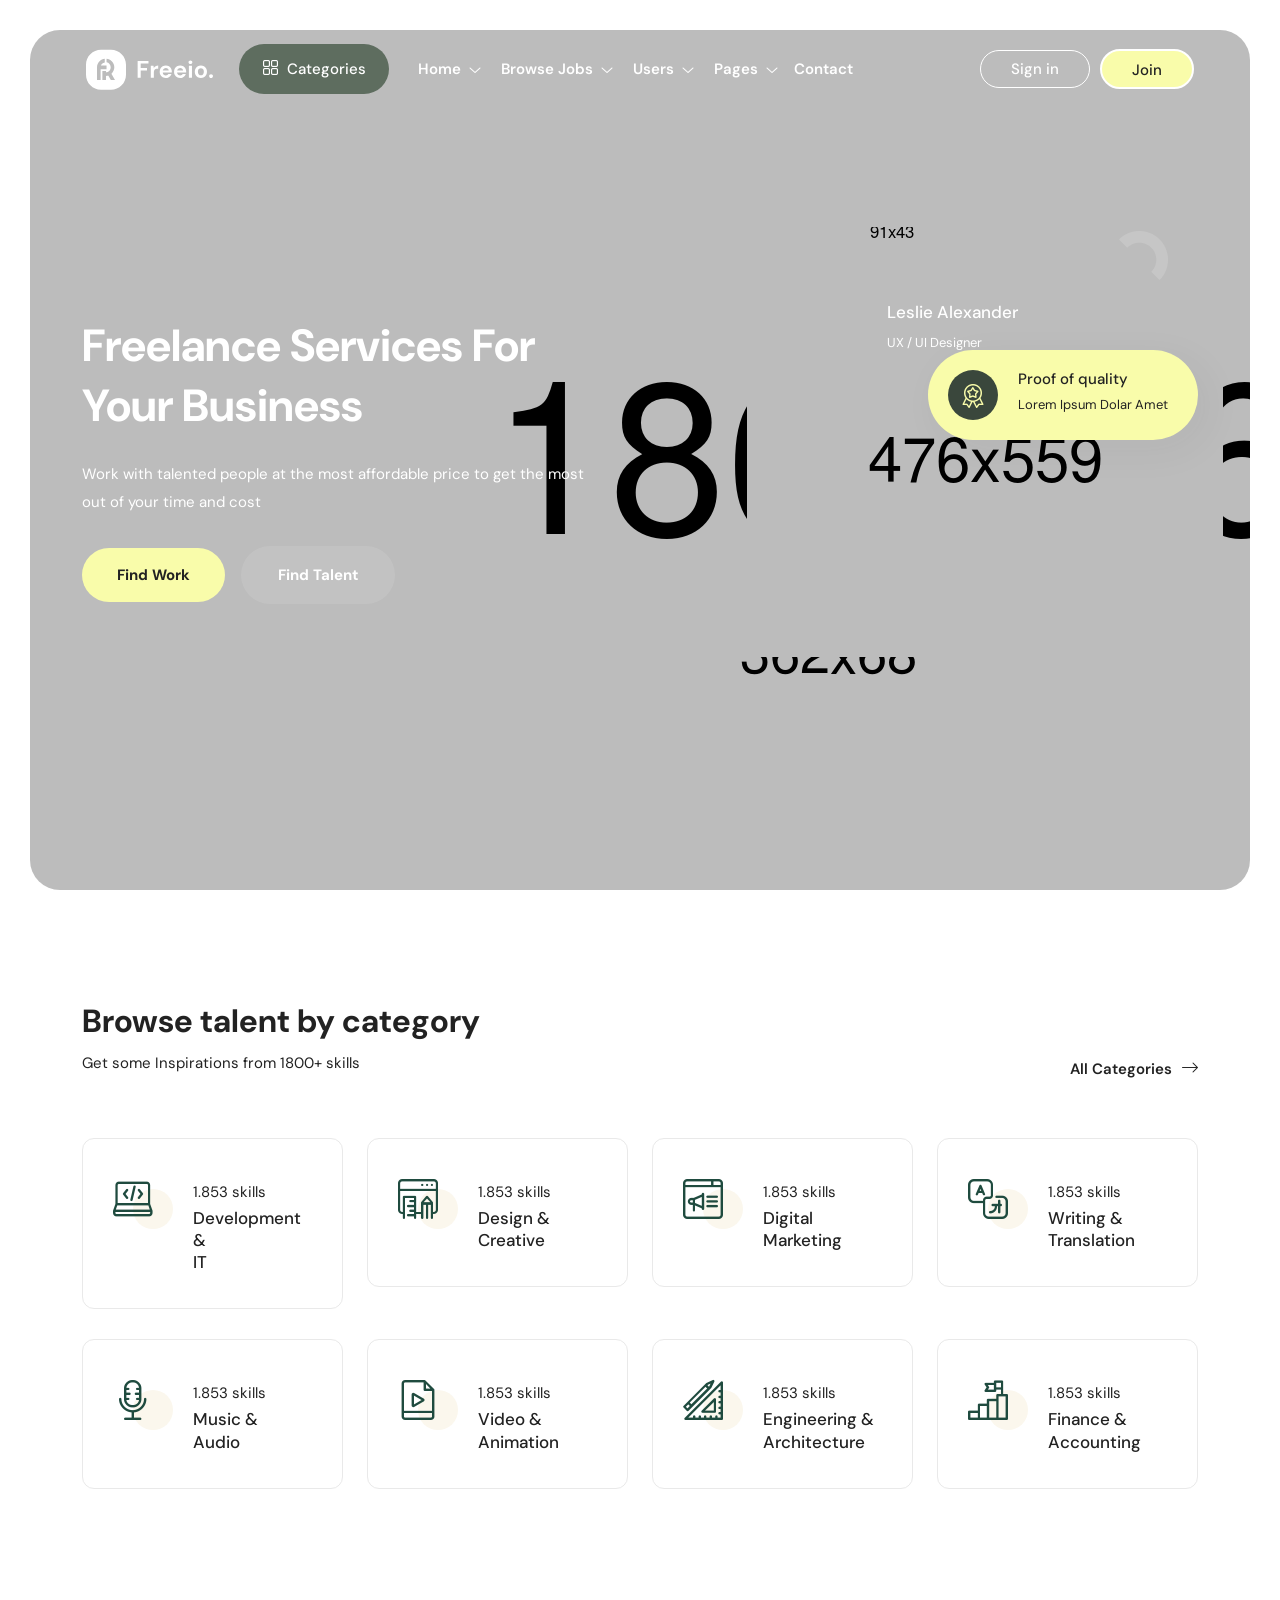
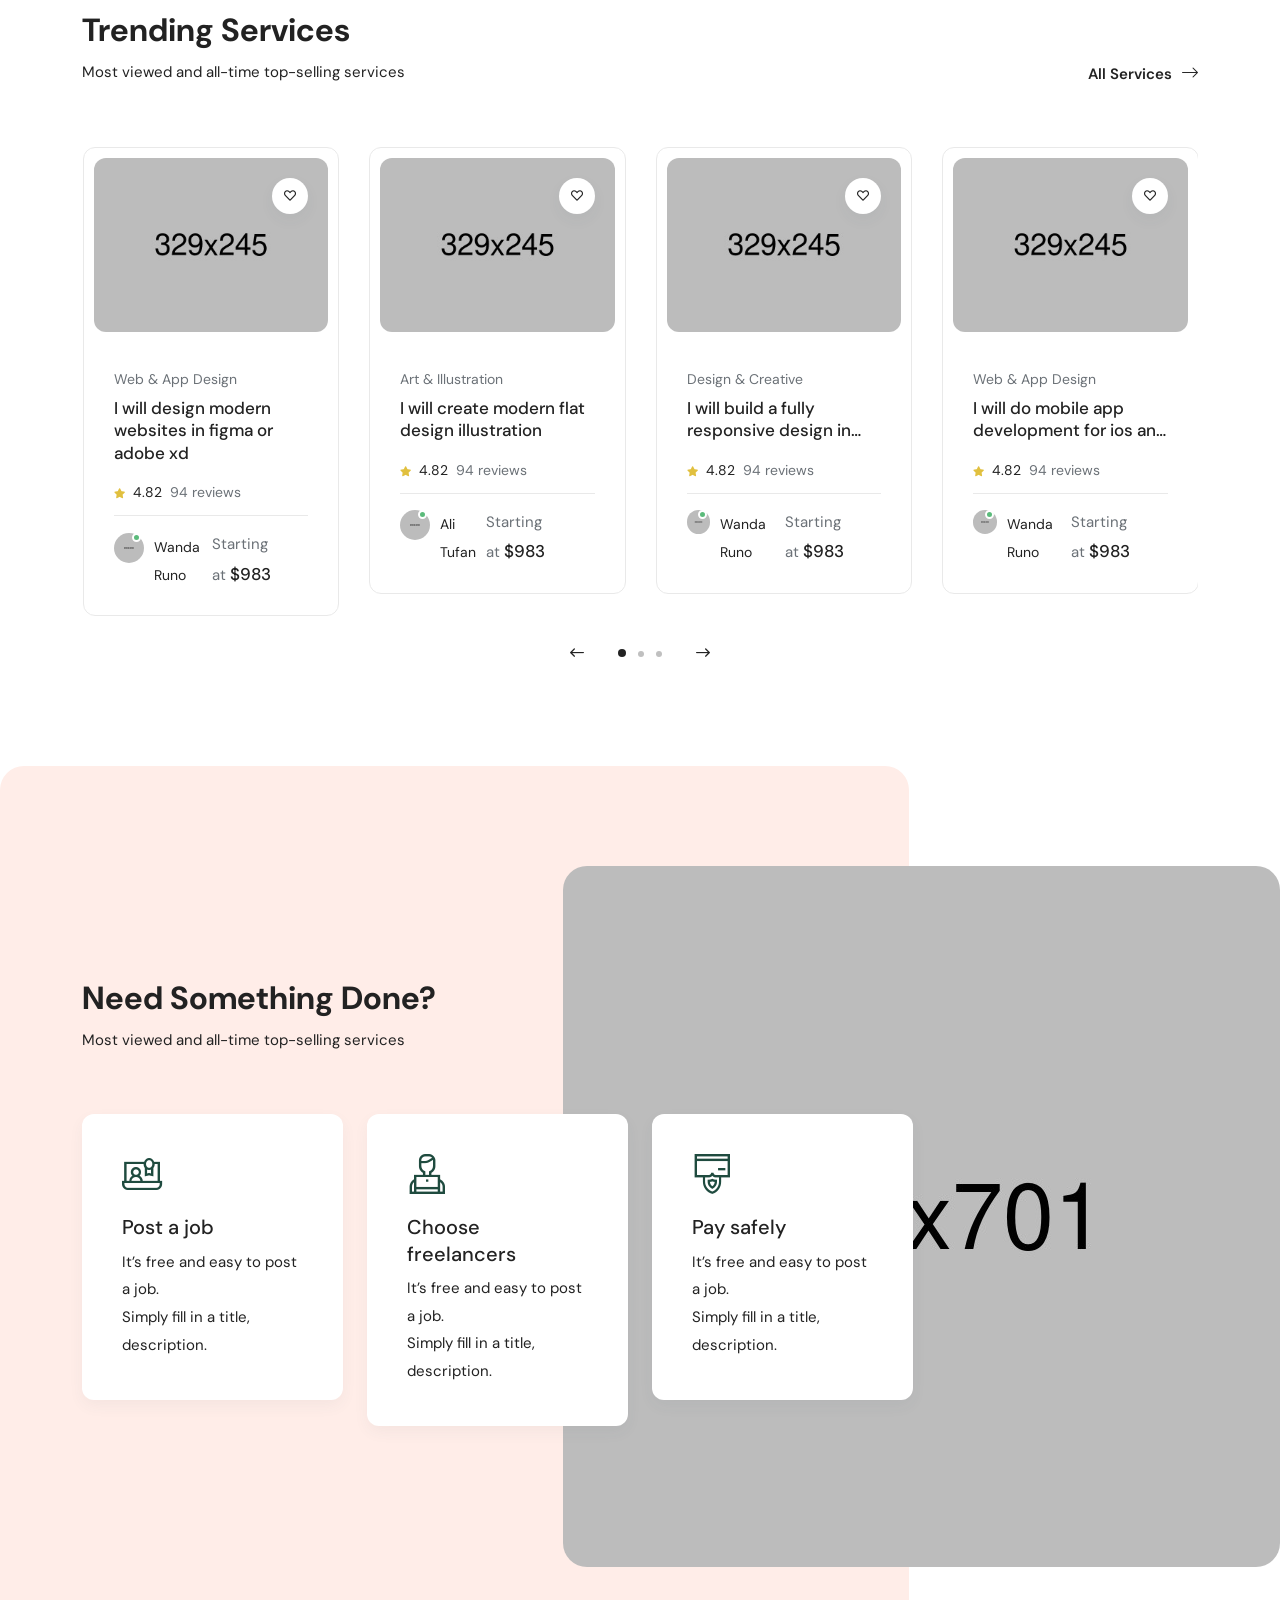
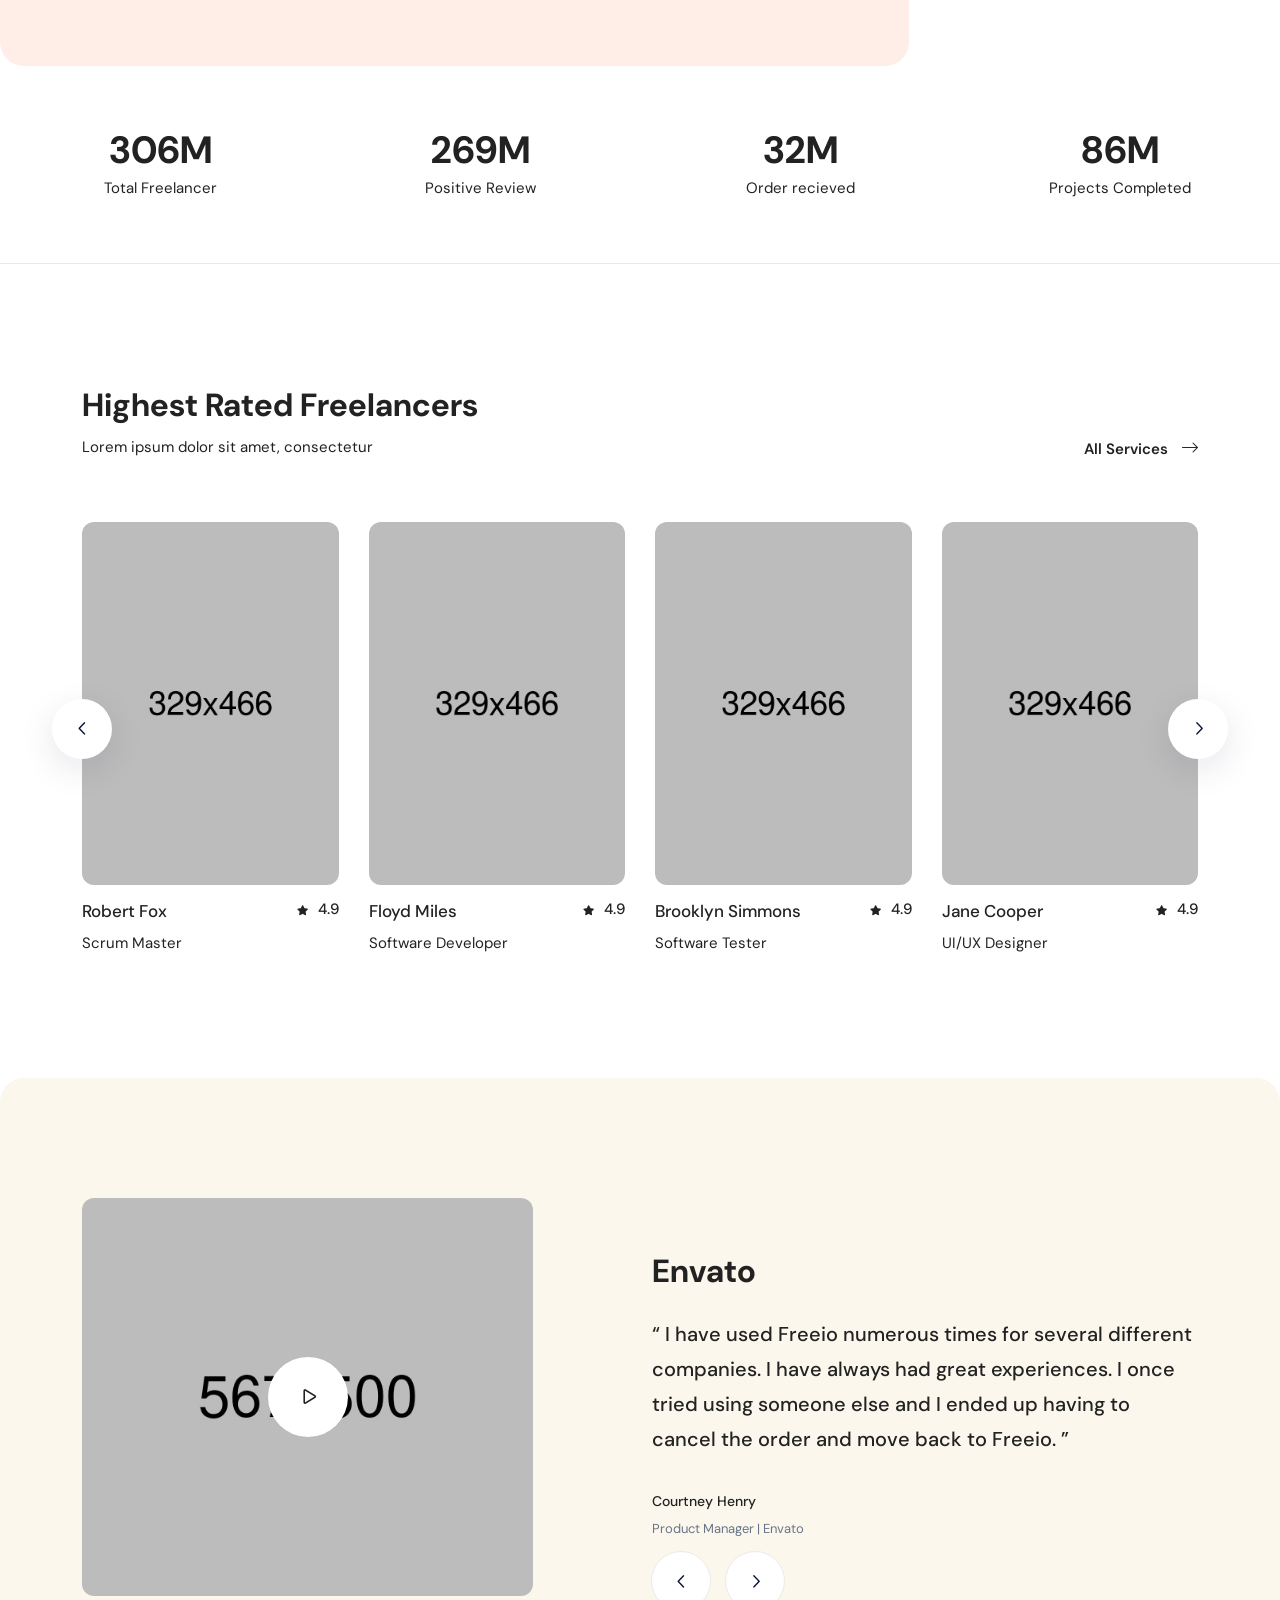
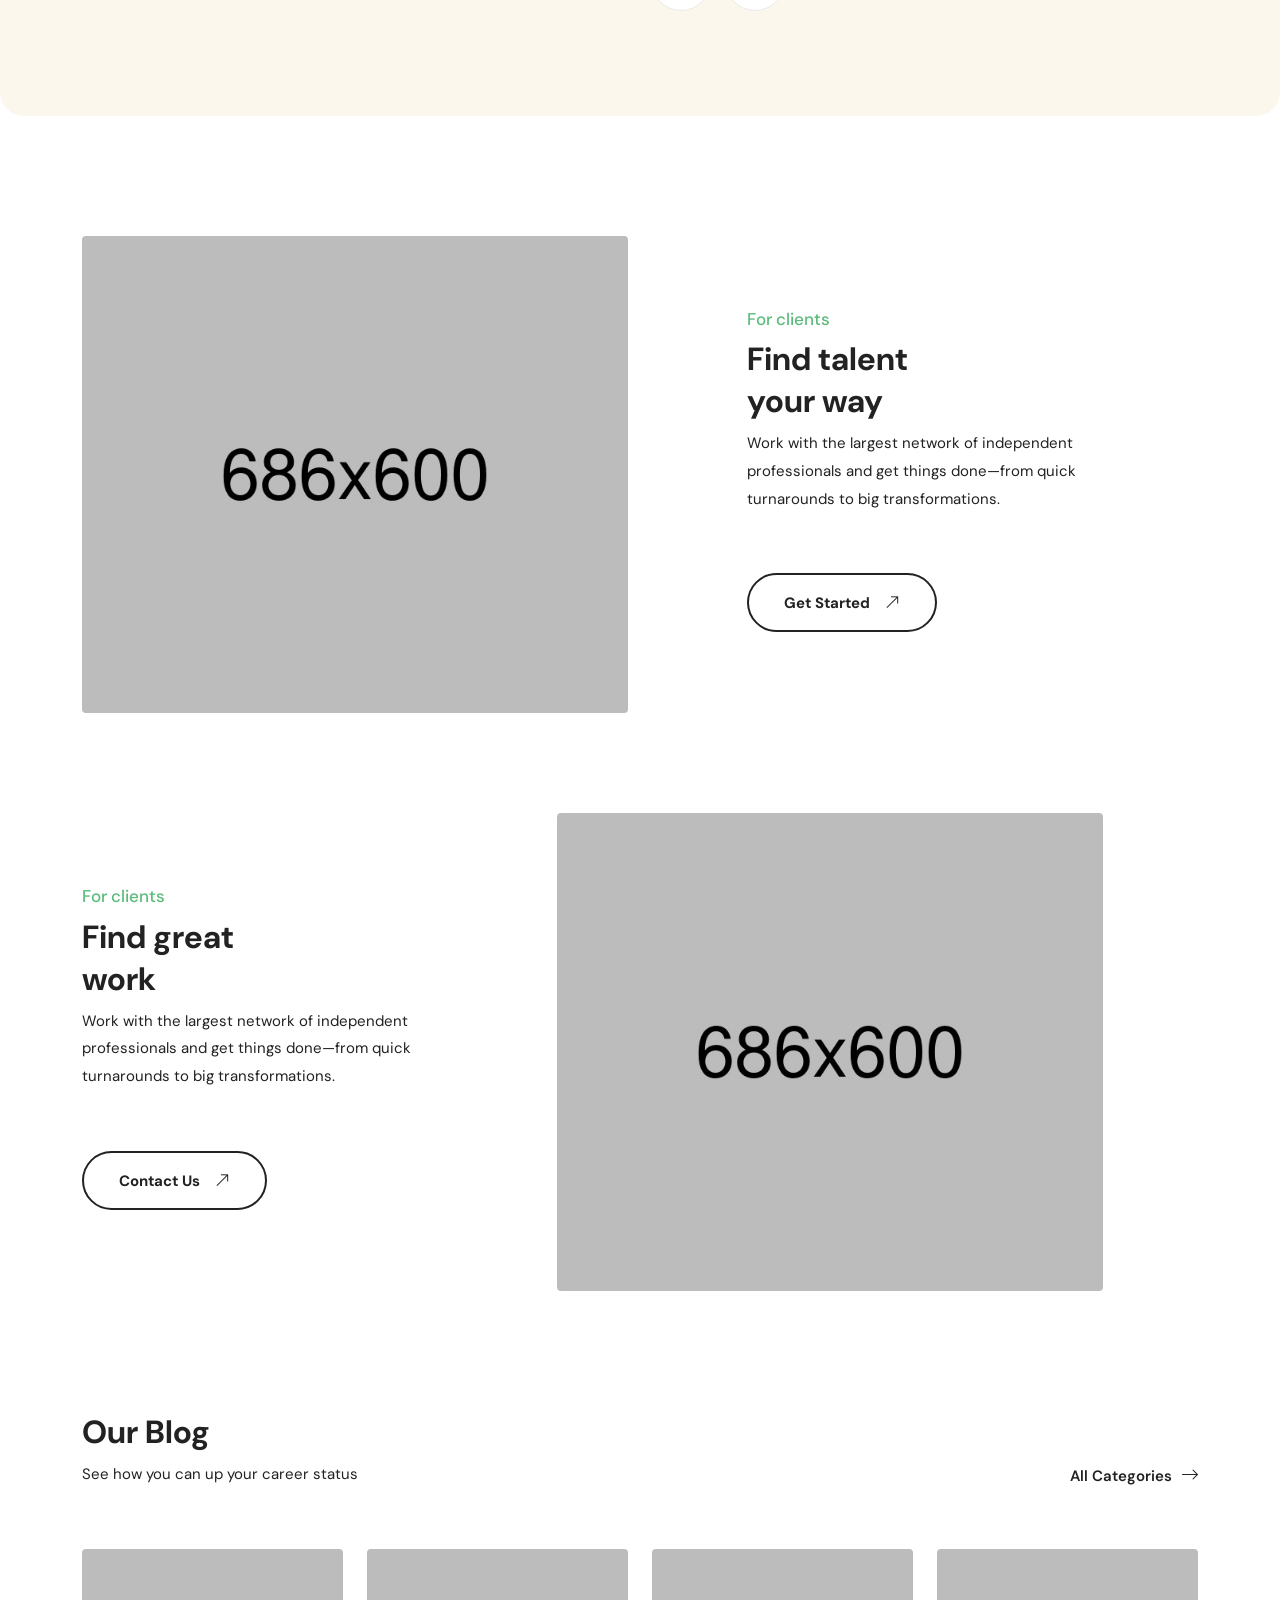
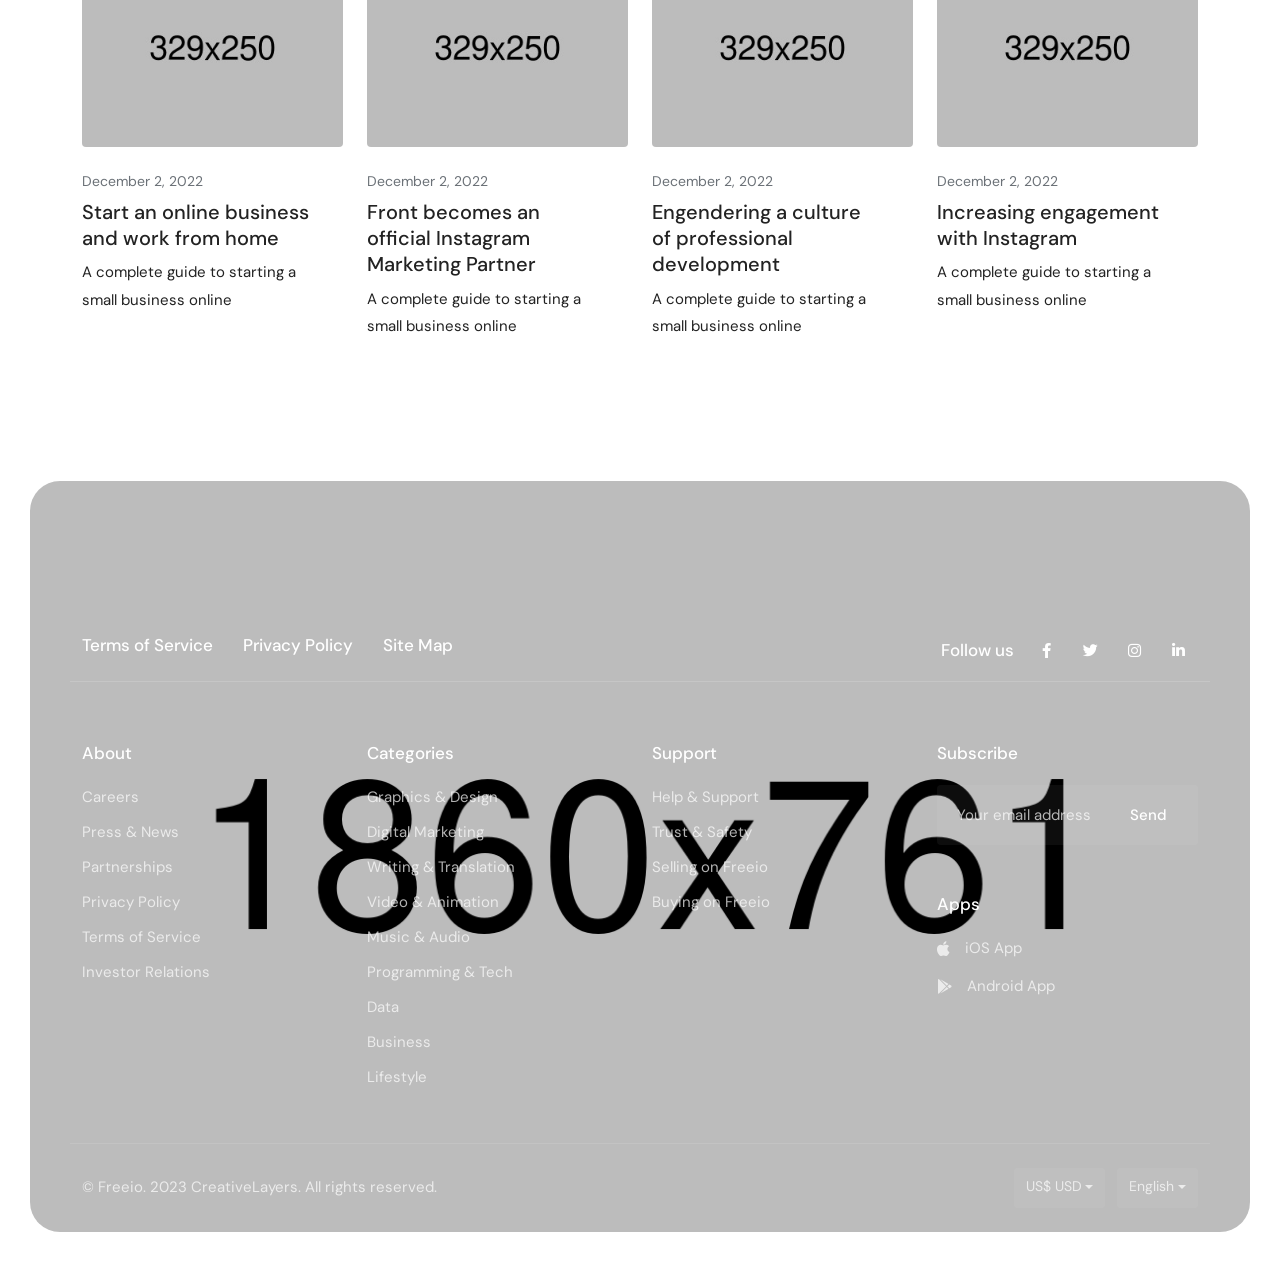
<file: main-files 2/html/index18.html>
<!DOCTYPE html>
<html dir="ltr" lang="en">
<head>
<meta charset="utf-8">
<meta http-equiv="X-UA-Compatible" content="IE=edge">
<meta name="viewport" content="width=device-width, initial-scale=1">
<meta name="keywords" content="bidding, fiverr, freelance marketplace, freelancers, freelancing, gigs, hiring, job board, job portal, job posting, jobs marketplace, peopleperhour, proposals, sell services, upwork">
<meta name="description" content="Freeio - Freelance Marketplace HTML Template">
<meta name="CreativeLayers" content="ATFN">
<!-- css file -->
<link rel="stylesheet" href="css/bootstrap.min.css">
<link rel="stylesheet" href="css/jquery-ui.min.css">
<link rel="stylesheet" href="css/ace-responsive-menu.css">
<link rel="stylesheet" href="css/menu.css">
<link rel="stylesheet" href="css/fontawesome.css">
<link rel="stylesheet" href="css/flaticon.css">
<link rel="stylesheet" href="css/bootstrap-select.min.css">
<link rel="stylesheet" href="css/animate.css">
<link rel="stylesheet" href="css/magnific-popup.css">
<link rel="stylesheet" href="css/slider.css">
<link rel="stylesheet" href="css/style.css">
<link rel="stylesheet" href="css/ud-custom-spacing.css">
<!-- Responsive stylesheet -->
<link rel="stylesheet" href="css/responsive.css">
<!-- Title -->
<title>Freeio - Freelance Marketplace HTML Template</title>
<!-- Favicon -->
<link href="images/favicon.ico" sizes="128x128" rel="shortcut icon" type="image/x-icon" />
<link href="images/favicon.ico" sizes="128x128" rel="shortcut icon" />
<!-- Apple Touch Icon -->
<link href="images/apple-touch-icon-60x60.png" sizes="60x60" rel="apple-touch-icon">
<link href="images/apple-touch-icon-72x72.png" sizes="72x72" rel="apple-touch-icon">
<link href="images/apple-touch-icon-114x114.png" sizes="114x114" rel="apple-touch-icon">
<link href="images/apple-touch-icon-180x180.png" sizes="180x180" rel="apple-touch-icon">

<!-- HTML5 shim and Respond.js for IE8 support of HTML5 elements and media queries -->
<!-- WARNING: Respond.js doesn't work if you view the page via file:// -->
<!--[if lt IE 9]>
<script src="https://oss.maxcdn.com/html5shiv/3.7.3/html5shiv.min.js"></script>
<script src="https://oss.maxcdn.com/respond/1.4.2/respond.min.js"></script>
<![endif]-->

</head>
<body>
<div class="wrapper ovh">
  <div class="preloader"></div>  
  
  <!-- Main Header Nav -->
  <header class="header-nav nav-homepage-style at-home18 stricky main-menu border-0">
    <!-- Ace Responsive Menu -->
    <nav class="posr"> 
      <div class="container posr">
        <div class="row align-items-center justify-content-between">
          <div class="col-auto px-0 px-xl-3">
            <div class="d-flex align-items-center justify-content-between">
              <div class="logos">
                <a class="header-logo logo1" href="index.html"><img src="images/header-logo-white.svg" alt="Header Logo"></a>
                <a class="header-logo logo2" href="index.html"><img src="images/header-logo2.svg" alt="Header Logo"></a>
              </div>
              <div class="home1_style at-home18 mx20">
                <div id="mega-menu">
                  <div class="text-center"><a class="btn-mega fw500 text-white" href="#"><span class="pr5 fz15 vam flaticon-menu"></span> Categories</a></div>
                  <ul class="menu ps-0">
                    <li> <a class="dropdown" href="#"> <span class="menu-icn flaticon-developer"></span> <span class="menu-title">Development & IT</span> </a>
                      <div class="drop-menu d-flex justify-content-between">
                        <div class="one-third">
                          <div class="h6 cat-title">Web & App Design</div>
                          <ul class="ps-0 mb40">
                            <li><a href="#">Website Design</a></li>
                            <li><a href="#">App DesignUX Design</a></li>
                            <li><a href="#">Landing Page Design</a></li>
                            <li><a href="#">Icon Design</a></li>
                          </ul>
                          <div class="h6 cat-title">Marketing Design</div>
                          <ul class="ps-0 mb-0">
                            <li><a href="#">Social Media Design</a></li>
                            <li><a href="#">Email Design</a></li>
                            <li><a href="#">Web Banners</a></li>
                            <li><a href="#">Signage Design</a></li>
                          </ul>
                        </div>
                        <div class="one-third">
                          <div class="h6 cat-title">Art & Illustration</div>
                          <ul class="ps-0 mb40">
                            <li><a href="#">Illustration</a></li>
                            <li><a href="#">NFT Art</a></li>
                            <li><a href="#">Pattern Design</a></li>
                            <li><a href="#">Portraits & Caricatures</a></li>
                            <li><a href="#">Cartoons & Comics</a></li>
                            <li><a href="#">Tattoo Design</a></li>
                            <li><a href="#">Storyboards</a></li>
                          </ul>
                          <div class="h6 cat-title">Gaming</div>
                          <ul class="ps-0 mb-0">
                            <li><a href="#">Game Art</a></li>
                            <li><a href="#">Graphics for Streamers</a></li>
                            <li><a href="#">Twitch Store</a></li>
                          </ul>
                        </div>
                        <div class="one-third">
                          <div class="h6 cat-title">Visual Design</div>
                          <ul class="ps-0 mb40">
                            <li><a href="#">Image Editing</a></li>
                            <li><a href="#">Presentation Design</a></li>
                            <li><a href="#">Infographic Design</a></li>
                            <li><a href="#">Vector Tracing</a></li>
                            <li><a href="#">Resume Design</a></li>
                          </ul>
                          <div class="h6 cat-title">Print Design</div>
                          <ul class="ps-0 mb-0">
                            <li><a href="#">T-Shirts & Merchandise</a></li>
                            <li><a href="#">Flyer Design</a></li>
                            <li><a href="#">Brochure Design</a></li>
                            <li><a href="#">Poster Design</a></li>
                            <li><a href="#">Catalog Design</a></li>
                          </ul>
                        </div>
                      </div>
                    </li>
                    <li> <a class="dropdown" href="#"> <span class="menu-icn flaticon-web-design-1"></span> <span class="menu-title">Design & Creative</span> </a>
                      <div class="drop-menu d-flex justify-content-between">
                        <div class="one-third">
                          <div class="h6 cat-title">Web & App Design</div>
                          <ul class="ps-0 mb40">
                            <li><a href="#">Website Design</a></li>
                            <li><a href="#">App DesignUX Design</a></li>
                            <li><a href="#">Landing Page Design</a></li>
                            <li><a href="#">Icon Design</a></li>
                          </ul>
                          <div class="h6 cat-title">Marketing Design</div>
                          <ul class="ps-0 mb-0">
                            <li><a href="#">Social Media Design</a></li>
                            <li><a href="#">Email Design</a></li>
                            <li><a href="#">Web Banners</a></li>
                            <li><a href="#">Signage Design</a></li>
                          </ul>
                        </div>
                        <div class="one-third">
                          <div class="h6 cat-title">Art & Illustration</div>
                          <ul class="ps-0 mb40">
                            <li><a href="#">Illustration</a></li>
                            <li><a href="#">NFT Art</a></li>
                            <li><a href="#">Pattern Design</a></li>
                            <li><a href="#">Portraits & Caricatures</a></li>
                            <li><a href="#">Cartoons & Comics</a></li>
                            <li><a href="#">Tattoo Design</a></li>
                            <li><a href="#">Storyboards</a></li>
                          </ul>
                          <div class="h6 cat-title">Gaming</div>
                          <ul class="ps-0 mb-0">
                            <li><a href="#">Game Art</a></li>
                            <li><a href="#">Graphics for Streamers</a></li>
                            <li><a href="#">Twitch Store</a></li>
                          </ul>
                        </div>
                        <div class="one-third">
                          <div class="h6 cat-title">Visual Design</div>
                          <ul class="ps-0 mb40">
                            <li><a href="#">Image Editing</a></li>
                            <li><a href="#">Presentation Design</a></li>
                            <li><a href="#">Infographic Design</a></li>
                            <li><a href="#">Vector Tracing</a></li>
                            <li><a href="#">Resume Design</a></li>
                          </ul>
                          <div class="h6 cat-title">Print Design</div>
                          <ul class="ps-0 mb-0">
                            <li><a href="#">T-Shirts & Merchandise</a></li>
                            <li><a href="#">Flyer Design</a></li>
                            <li><a href="#">Brochure Design</a></li>
                            <li><a href="#">Poster Design</a></li>
                            <li><a href="#">Catalog Design</a></li>
                          </ul>
                        </div>
                      </div>
                    </li>
                    <li> <a class="dropdown" href="#"> <span class="menu-icn flaticon-digital-marketing"></span> <span class="menu-title">Digital Marketing</span> </a>
                      <div class="drop-menu d-flex justify-content-between">
                        <div class="one-third">
                          <div class="h6 cat-title">Web & App Design</div>
                          <ul class="ps-0 mb40">
                            <li><a href="#">Website Design</a></li>
                            <li><a href="#">App DesignUX Design</a></li>
                            <li><a href="#">Landing Page Design</a></li>
                            <li><a href="#">Icon Design</a></li>
                          </ul>
                          <div class="h6 cat-title">Marketing Design</div>
                          <ul class="ps-0 mb-0">
                            <li><a href="#">Social Media Design</a></li>
                            <li><a href="#">Email Design</a></li>
                            <li><a href="#">Web Banners</a></li>
                            <li><a href="#">Signage Design</a></li>
                          </ul>
                        </div>
                        <div class="one-third">
                          <div class="h6 cat-title">Art & Illustration</div>
                          <ul class="ps-0 mb40">
                            <li><a href="#">Illustration</a></li>
                            <li><a href="#">NFT Art</a></li>
                            <li><a href="#">Pattern Design</a></li>
                            <li><a href="#">Portraits & Caricatures</a></li>
                            <li><a href="#">Cartoons & Comics</a></li>
                            <li><a href="#">Tattoo Design</a></li>
                            <li><a href="#">Storyboards</a></li>
                          </ul>
                          <div class="h6 cat-title">Gaming</div>
                          <ul class="ps-0 mb-0">
                            <li><a href="#">Game Art</a></li>
                            <li><a href="#">Graphics for Streamers</a></li>
                            <li><a href="#">Twitch Store</a></li>
                          </ul>
                        </div>
                        <div class="one-third">
                          <div class="h6 cat-title">Visual Design</div>
                          <ul class="ps-0 mb40">
                            <li><a href="#">Image Editing</a></li>
                            <li><a href="#">Presentation Design</a></li>
                            <li><a href="#">Infographic Design</a></li>
                            <li><a href="#">Vector Tracing</a></li>
                            <li><a href="#">Resume Design</a></li>
                          </ul>
                          <div class="h6 cat-title">Print Design</div>
                          <ul class="ps-0 mb-0">
                            <li><a href="#">T-Shirts & Merchandise</a></li>
                            <li><a href="#">Flyer Design</a></li>
                            <li><a href="#">Brochure Design</a></li>
                            <li><a href="#">Poster Design</a></li>
                            <li><a href="#">Catalog Design</a></li>
                          </ul>
                        </div>
                      </div>
                    </li>
                    <li> <a class="dropdown" href="#"> <span class="menu-icn flaticon-translator"></span> <span class="menu-title">Writing & Translation</span> </a>
                      <div class="drop-menu d-flex justify-content-between">
                        <div class="one-third">
                          <div class="h6 cat-title">Web & App Design</div>
                          <ul class="ps-0 mb40">
                            <li><a href="#">Website Design</a></li>
                            <li><a href="#">App DesignUX Design</a></li>
                            <li><a href="#">Landing Page Design</a></li>
                            <li><a href="#">Icon Design</a></li>
                          </ul>
                          <div class="h6 cat-title">Marketing Design</div>
                          <ul class="ps-0 mb-0">
                            <li><a href="#">Social Media Design</a></li>
                            <li><a href="#">Email Design</a></li>
                            <li><a href="#">Web Banners</a></li>
                            <li><a href="#">Signage Design</a></li>
                          </ul>
                        </div>
                        <div class="one-third">
                          <div class="h6 cat-title">Art & Illustration</div>
                          <ul class="ps-0 mb40">
                            <li><a href="#">Illustration</a></li>
                            <li><a href="#">NFT Art</a></li>
                            <li><a href="#">Pattern Design</a></li>
                            <li><a href="#">Portraits & Caricatures</a></li>
                            <li><a href="#">Cartoons & Comics</a></li>
                            <li><a href="#">Tattoo Design</a></li>
                            <li><a href="#">Storyboards</a></li>
                          </ul>
                          <div class="h6 cat-title">Gaming</div>
                          <ul class="ps-0 mb-0">
                            <li><a href="#">Game Art</a></li>
                            <li><a href="#">Graphics for Streamers</a></li>
                            <li><a href="#">Twitch Store</a></li>
                          </ul>
                        </div>
                        <div class="one-third">
                          <div class="h6 cat-title">Visual Design</div>
                          <ul class="ps-0 mb40">
                            <li><a href="#">Image Editing</a></li>
                            <li><a href="#">Presentation Design</a></li>
                            <li><a href="#">Infographic Design</a></li>
                            <li><a href="#">Vector Tracing</a></li>
                            <li><a href="#">Resume Design</a></li>
                          </ul>
                          <div class="h6 cat-title">Print Design</div>
                          <ul class="ps-0 mb-0">
                            <li><a href="#">T-Shirts & Merchandise</a></li>
                            <li><a href="#">Flyer Design</a></li>
                            <li><a href="#">Brochure Design</a></li>
                            <li><a href="#">Poster Design</a></li>
                            <li><a href="#">Catalog Design</a></li>
                          </ul>
                        </div>
                      </div>
                    </li>
                    <li> <a class="dropdown" href="#"> <span class="menu-icn flaticon-microphone"></span> <span class="menu-title">Music & Audio</span> </a>
                      <div class="drop-menu d-flex justify-content-between">
                        <div class="one-third">
                          <div class="h6 cat-title">Web & App Design</div>
                          <ul class="ps-0 mb40">
                            <li><a href="#">Website Design</a></li>
                            <li><a href="#">App DesignUX Design</a></li>
                            <li><a href="#">Landing Page Design</a></li>
                            <li><a href="#">Icon Design</a></li>
                          </ul>
                          <div class="h6 cat-title">Marketing Design</div>
                          <ul class="ps-0 mb-0">
                            <li><a href="#">Social Media Design</a></li>
                            <li><a href="#">Email Design</a></li>
                            <li><a href="#">Web Banners</a></li>
                            <li><a href="#">Signage Design</a></li>
                          </ul>
                        </div>
                        <div class="one-third">
                          <div class="h6 cat-title">Art & Illustration</div>
                          <ul class="ps-0 mb40">
                            <li><a href="#">Illustration</a></li>
                            <li><a href="#">NFT Art</a></li>
                            <li><a href="#">Pattern Design</a></li>
                            <li><a href="#">Portraits & Caricatures</a></li>
                            <li><a href="#">Cartoons & Comics</a></li>
                            <li><a href="#">Tattoo Design</a></li>
                            <li><a href="#">Storyboards</a></li>
                          </ul>
                          <div class="h6 cat-title">Gaming</div>
                          <ul class="ps-0 mb-0">
                            <li><a href="#">Game Art</a></li>
                            <li><a href="#">Graphics for Streamers</a></li>
                            <li><a href="#">Twitch Store</a></li>
                          </ul>
                        </div>
                        <div class="one-third">
                          <div class="h6 cat-title">Visual Design</div>
                          <ul class="ps-0 mb40">
                            <li><a href="#">Image Editing</a></li>
                            <li><a href="#">Presentation Design</a></li>
                            <li><a href="#">Infographic Design</a></li>
                            <li><a href="#">Vector Tracing</a></li>
                            <li><a href="#">Resume Design</a></li>
                          </ul>
                          <div class="h6 cat-title">Print Design</div>
                          <ul class="ps-0 mb-0">
                            <li><a href="#">T-Shirts & Merchandise</a></li>
                            <li><a href="#">Flyer Design</a></li>
                            <li><a href="#">Brochure Design</a></li>
                            <li><a href="#">Poster Design</a></li>
                            <li><a href="#">Catalog Design</a></li>
                          </ul>
                        </div>
                      </div>
                    </li>
                    <li> <a class="dropdown" href="#"> <span class="menu-icn flaticon-video-file"></span> <span class="menu-title">Video & Animation</span> </a>
                      <div class="drop-menu d-flex justify-content-between">
                        <div class="one-third">
                          <div class="h6 cat-title">Web & App Design</div>
                          <ul class="ps-0 mb40">
                            <li><a href="#">Website Design</a></li>
                            <li><a href="#">App DesignUX Design</a></li>
                            <li><a href="#">Landing Page Design</a></li>
                            <li><a href="#">Icon Design</a></li>
                          </ul>
                          <div class="h6 cat-title">Marketing Design</div>
                          <ul class="ps-0 mb-0">
                            <li><a href="#">Social Media Design</a></li>
                            <li><a href="#">Email Design</a></li>
                            <li><a href="#">Web Banners</a></li>
                            <li><a href="#">Signage Design</a></li>
                          </ul>
                        </div>
                        <div class="one-third">
                          <div class="h6 cat-title">Art & Illustration</div>
                          <ul class="ps-0 mb40">
                            <li><a href="#">Illustration</a></li>
                            <li><a href="#">NFT Art</a></li>
                            <li><a href="#">Pattern Design</a></li>
                            <li><a href="#">Portraits & Caricatures</a></li>
                            <li><a href="#">Cartoons & Comics</a></li>
                            <li><a href="#">Tattoo Design</a></li>
                            <li><a href="#">Storyboards</a></li>
                          </ul>
                          <div class="h6 cat-title">Gaming</div>
                          <ul class="ps-0 mb-0">
                            <li><a href="#">Game Art</a></li>
                            <li><a href="#">Graphics for Streamers</a></li>
                            <li><a href="#">Twitch Store</a></li>
                          </ul>
                        </div>
                        <div class="one-third">
                          <div class="h6 cat-title">Visual Design</div>
                          <ul class="ps-0 mb40">
                            <li><a href="#">Image Editing</a></li>
                            <li><a href="#">Presentation Design</a></li>
                            <li><a href="#">Infographic Design</a></li>
                            <li><a href="#">Vector Tracing</a></li>
                            <li><a href="#">Resume Design</a></li>
                          </ul>
                          <div class="h6 cat-title">Print Design</div>
                          <ul class="ps-0 mb-0">
                            <li><a href="#">T-Shirts & Merchandise</a></li>
                            <li><a href="#">Flyer Design</a></li>
                            <li><a href="#">Brochure Design</a></li>
                            <li><a href="#">Poster Design</a></li>
                            <li><a href="#">Catalog Design</a></li>
                          </ul>
                        </div>
                      </div>
                    </li>
                    <li> <a class="dropdown" href="#"> <span class="menu-icn flaticon-ruler"></span> <span class="menu-title">Engineering & Architecture</span> </a>
                      <div class="drop-menu d-flex justify-content-between">
                        <div class="one-third">
                          <div class="h6 cat-title">Web & App Design</div>
                          <ul class="ps-0 mb40">
                            <li><a href="#">Website Design</a></li>
                            <li><a href="#">App DesignUX Design</a></li>
                            <li><a href="#">Landing Page Design</a></li>
                            <li><a href="#">Icon Design</a></li>
                          </ul>
                          <div class="h6 cat-title">Marketing Design</div>
                          <ul class="ps-0 mb-0">
                            <li><a href="#">Social Media Design</a></li>
                            <li><a href="#">Email Design</a></li>
                            <li><a href="#">Web Banners</a></li>
                            <li><a href="#">Signage Design</a></li>
                          </ul>
                        </div>
                        <div class="one-third">
                          <div class="h6 cat-title">Art & Illustration</div>
                          <ul class="ps-0 mb40">
                            <li><a href="#">Illustration</a></li>
                            <li><a href="#">NFT Art</a></li>
                            <li><a href="#">Pattern Design</a></li>
                            <li><a href="#">Portraits & Caricatures</a></li>
                            <li><a href="#">Cartoons & Comics</a></li>
                            <li><a href="#">Tattoo Design</a></li>
                            <li><a href="#">Storyboards</a></li>
                          </ul>
                          <div class="h6 cat-title">Gaming</div>
                          <ul class="ps-0 mb-0">
                            <li><a href="#">Game Art</a></li>
                            <li><a href="#">Graphics for Streamers</a></li>
                            <li><a href="#">Twitch Store</a></li>
                          </ul>
                        </div>
                        <div class="one-third">
                          <div class="h6 cat-title">Visual Design</div>
                          <ul class="ps-0 mb40">
                            <li><a href="#">Image Editing</a></li>
                            <li><a href="#">Presentation Design</a></li>
                            <li><a href="#">Infographic Design</a></li>
                            <li><a href="#">Vector Tracing</a></li>
                            <li><a href="#">Resume Design</a></li>
                          </ul>
                          <div class="h6 cat-title">Print Design</div>
                          <ul class="ps-0 mb-0">
                            <li><a href="#">T-Shirts & Merchandise</a></li>
                            <li><a href="#">Flyer Design</a></li>
                            <li><a href="#">Brochure Design</a></li>
                            <li><a href="#">Poster Design</a></li>
                            <li><a href="#">Catalog Design</a></li>
                          </ul>
                        </div>
                      </div>
                    </li>
                    <li> <a class="dropdown" href="#"> <span class="menu-icn flaticon-goal"></span> <span class="menu-title">Finance & Accounting</span> </a>
                      <div class="drop-menu d-flex justify-content-between">
                        <div class="one-third">
                          <div class="h6 cat-title">Web & App Design</div>
                          <ul class="ps-0 mb40">
                            <li><a href="#">Website Design</a></li>
                            <li><a href="#">App DesignUX Design</a></li>
                            <li><a href="#">Landing Page Design</a></li>
                            <li><a href="#">Icon Design</a></li>
                          </ul>
                          <div class="h6 cat-title">Marketing Design</div>
                          <ul class="ps-0 mb-0">
                            <li><a href="#">Social Media Design</a></li>
                            <li><a href="#">Email Design</a></li>
                            <li><a href="#">Web Banners</a></li>
                            <li><a href="#">Signage Design</a></li>
                          </ul>
                        </div>
                        <div class="one-third">
                          <div class="h6 cat-title">Art & Illustration</div>
                          <ul class="ps-0 mb40">
                            <li><a href="#">Illustration</a></li>
                            <li><a href="#">NFT Art</a></li>
                            <li><a href="#">Pattern Design</a></li>
                            <li><a href="#">Portraits & Caricatures</a></li>
                            <li><a href="#">Cartoons & Comics</a></li>
                            <li><a href="#">Tattoo Design</a></li>
                            <li><a href="#">Storyboards</a></li>
                          </ul>
                          <div class="h6 cat-title">Gaming</div>
                          <ul class="ps-0 mb-0">
                            <li><a href="#">Game Art</a></li>
                            <li><a href="#">Graphics for Streamers</a></li>
                            <li><a href="#">Twitch Store</a></li>
                          </ul>
                        </div>
                        <div class="one-third">
                          <div class="h6 cat-title">Visual Design</div>
                          <ul class="ps-0 mb40">
                            <li><a href="#">Image Editing</a></li>
                            <li><a href="#">Presentation Design</a></li>
                            <li><a href="#">Infographic Design</a></li>
                            <li><a href="#">Vector Tracing</a></li>
                            <li><a href="#">Resume Design</a></li>
                          </ul>
                          <div class="h6 cat-title">Print Design</div>
                          <ul class="ps-0 mb-0">
                            <li><a href="#">T-Shirts & Merchandise</a></li>
                            <li><a href="#">Flyer Design</a></li>
                            <li><a href="#">Brochure Design</a></li>
                            <li><a href="#">Poster Design</a></li>
                            <li><a href="#">Catalog Design</a></li>
                          </ul>
                        </div>
                      </div>
                    </li>
                  </ul>
                </div>
              </div>
              <!-- Responsive Menu Structure-->
              <ul id="respMenu" class="ace-responsive-menu" data-menu-style="horizontal">
                <li class="visible_list"> <a class="list-item" href="#"><span class="title">Home</span></a>
                  <!-- Level Two-->
                  <ul>
                    <li><a href="index.html">Home V1</a></li>
                    <li><a href="index2.html">Home V2</a></li>
                    <li><a href="index3.html">Home V3</a></li>
                    <li><a href="index4.html">Home V4</a></li>
                    <li><a href="index5.html">Home V5</a></li>
                    <li><a href="index6.html">Home V6</a></li>
                    <li><a href="index7.html">Home V7</a></li>
                    <li><a href="index8.html">Home V8</a></li>
                    <li><a href="index9.html">Home V9</a></li>
                    <li><a href="index10.html">Home V10</a></li>
                    <li><a href="index11.html">Home V11</a></li>
                    <li><a href="index12.html">Home V12</a></li>
                    <li><a href="index13.html">Home V13</a></li>
                    <li><a href="index14.html">Home V14</a></li>
                    <li><a href="index15.html">Home V15</a></li>
                    <li><a href="index16.html">Home V16</a></li>
                    <li><a href="index17.html">Home V17</a></li>
                    <li><a href="index18.html">Home V18</a></li>
                    <li><a href="index19.html">Home V19</a></li>
                    <li><a href="index20.html">Home V20</a></li>
                  </ul>
                </li>
                <li class="visible_list"> <a class="list-item" href="#"><span class="title">Browse Jobs</span></a>
                  <ul >
                    <li> <a href="#"><span class="title">Services</span></a>
                      <ul>
                        <li><a href="page-service-v1.html">Service v1</a></li>
                        <li><a href="page-service-v2.html">Service v2</a></li>
                        <li><a href="page-service-v3.html">Service v3</a></li>
                        <li><a href="page-service-v4.html">Service v4</a></li>
                        <li><a href="page-service-v5.html">Service v5</a></li>
                        <li><a href="page-service-v6.html">Service v6</a></li>
                        <li><a href="page-service-v7.html">Service v7</a></li>
                        <li><a href="page-service-all.html">Service All</a></li>
                        <li><a href="page-service-single.html">Service Single</a></li>
                        <li><a href="page-service-single-v1.html">Single V1</a></li>
                        <li><a href="page-service-single-v2.html">Single V2</a></li>
                      </ul>
                    </li>
                    <li> <a href="#"><span class="title">Projects</span></a>
                      <ul>
                        <li><a href="page-project-v1.html">Project v1</a></li>
                        <li><a href="page-project-list-v1.html">List v1</a></li>
                        <li><a href="page-project-list-v2.html">List v2</a></li>
                        <li><a href="page-project-list-v3.html">List v3</a></li>
                        <li><a href="page-project-single.html">Project Single</a></li>
                        <li><a href="page-project-single-v1.html">Single V1</a></li>
                        <li><a href="page-project-single-v2.html">Single V2</a></li>
                      </ul>
                    </li>
                    <li> <a href="#"><span class="title">Job View</span></a>
                      <ul>
                        <li><a href="page-job-list-v1.html">Job list v1</a></li>
                        <li><a href="page-job-list-v2.html">Job list v2</a></li>
                        <li><a href="page-job-list-v3.html">Job list V3</a></li>
                        <li><a href="page-job-list-single.html">Job Single</a></li>
                      </ul>
                    </li>
                  </ul>
                </li>
                <li class="visible_list"> <a class="list-item" href="#"><span class="title">Users</span></a>
                  <ul>
                    <li> <a href="#"><span class="title">Dashboard</span></a>
                      <ul>
                        <li><a href="page-dashboard.html">Dashboard</a></li>
                        <li><a href="page-dashboard-proposal.html">Proposal</a></li>
                        <li><a href="page-dashboard-save.html">Saved</a></li>
                        <li><a href="page-dashboard-message.html">Message</a></li>
                        <li><a href="page-dashboard-reviews.html">Reviews</a></li>
                        <li><a href="page-dashboard-invoice.html">Invoice</a></li>
                        <li><a href="page-dashboard-payouts.html">Payouts</a></li>
                        <li><a href="page-dashboard-statement.html">Statement</a></li>
                        <li><a href="page-dashboard-manage-service.html">Manage Service</a></li>
                        <li><a href="page-dashboard-add-service.html">Add Services</a></li>
                        <li><a href="page-dashboard-manage-jobs.html">Manage Jobs</a></li>
                        <li><a href="page-dashboard-manage-project.html">Manage Project</a></li>
                        <li><a href="page-dashboard-create-project.html">Create Project</a></li>
                        <li><a href="page-dashboard-profile.html">My Profile</a></li>
                      </ul>
                    </li>
                    <li> <a href="#"><span class="title">Employee</span></a>
                      <ul>
                        <li><a href="page-employee-v1.html">Employee V1</a></li>
                        <li><a href="page-employee-v2.html">Employee V2</a></li>
                        <li><a href="page-employee-single.html">Employee Single</a></li>
                      </ul>
                    </li>
                    <li> <a href="#"><span class="title">Freelancer</span></a>
                      <ul>
                        <li><a href="page-freelancer-v1.html">Freelancer V1</a></li>
                        <li><a href="page-freelancer-v2.html">Freelancer V2</a></li>
                        <li><a href="page-freelancer-v3.html">Freelancer V3</a></li>
                        <li><a href="page-freelancer-list-v1.html">List V1</a></li>
                        <li><a href="page-freelancer-list-v2.html">List V2</a></li>
                        <li><a href="page-freelancer-list-v3.html">List V3</a></li>
                        <li><a href="page-freelancer-single.html">Freelancer Single</a></li>
                        <li><a href="page-freelancer-single-v1.html">Single V1</a></li>
                        <li><a href="page-freelancer-single-v2.html">Single V2</a></li>
                      </ul>
                    </li>
                    <li> <a href="page-become-seller.html"><span class="title">Become Seller</span></a></li>
                  </ul>
                </li>
                <li class="visible_list"> <a class="list-item" href="#"><span class="title">Pages</span></a>
                  <ul>
                    <li> <a href="#"><span class="title">About</span></a>
                      <ul>
                        <li><a href="page-about.html">About v1</a></li>
                        <li><a href="page-about-v2.html">About v2</a></li>
                      </ul>
                    </li>
                    <li> <a href="#"><span class="title">Blog</span></a>
                      <ul>
                        <li><a href="page-blog-v1.html">List V1</a></li>
                        <li><a href="page-blog-v2.html">List V2</a></li>
                        <li><a href="page-blog-v3.html">List V3</a></li>
                        <li><a href="page-blog-single.html">Single</a></li>
                      </ul>
                    </li>
                    <li> <a href="#"><span class="title">Shop</span></a>
                      <ul>
                        <li><a href="page-shop.html">List</a></li>
                        <li><a href="page-shop-single.html">Single</a></li>
                        <li><a href="page-shop-cart.html">Cart</a></li>
                        <li><a href="page-shop-checkout.html">Checkout</a></li>
                        <li><a href="page-shop-order.html">Order</a></li>
                      </ul>
                    </li>
                    <li><a href="page-contact.html">Contact</a></li>
                    <li><a href="page-error.html">404</a></li>
                    <li><a href="page-faq.html">Faq</a></li>
                    <li><a href="page-help.html">Help</a></li>
                    <li><a href="page-invoice.html">Invoices</a></li>
                    <li><a href="page-login.html">Login</a></li>
                    <li><a href="page-pricing.html">Pricing</a></li>
                    <li><a href="page-register.html">Register</a></li>
                    <li><a href="page-terms.html">Terms</a></li>
                    <li><a href="page-ui-element.html">UI Elements</a></li>
                  </ul>
                </li>
                <li> <a class="list-item pe-0" href="page-contact.html">Contact</a></li>
              </ul>
            </div>
          </div>
          <div class="col-auto pe-0 pe-xl-3">
            <div class="d-flex align-items-center">
              <a class="login-info mr10 home18-sign-btn px30 py-1 bdrs120" href="page-login.html">Sign in</a>
              <a class="ud-btn btn-white add-joining home18-join-btn bdrs120" href="page-register.html">Join</a>
            </div>
          </div>
        </div>
      </div>
    </nav>
  </header>

  <div class="hiddenbar-body-ovelay"></div>

  <!-- Mobile Nav  -->
  <div id="page" class="mobilie_header_nav stylehome1">
    <div class="mobile-menu">
      <div class="header bdrb1">
        <div class="menu_and_widgets">
          <div class="mobile_menu_bar d-flex justify-content-between align-items-center">
            <a class="mobile_logo" href="#"><img src="images/header-logo3.svg" alt=""></a>
            <div class="right-side text-end">
              <a class="" href="page-login.html">join</a>
              <a class="menubar ml30" href="#menu"><img src="images/mobile-dark-nav-icon.svg" alt=""></a>
            </div>
          </div>
        </div>
        <div class="posr"><div class="mobile_menu_close_btn"><span class="far fa-times"></span></div></div>
      </div>
    </div>
    <!-- /.mobile-menu -->
    <nav id="menu" class="">
      <ul>
        <li><span>Home</span>
          <ul>
            <li><a href="index.html">Home V1</a></li>
            <li><a href="index2.html">Home V2</a></li>
            <li><a href="index3.html">Home V3</a></li>
            <li><a href="index4.html">Home V4</a></li>
            <li><a href="index5.html">Home V5</a></li>
            <li><a href="index6.html">Home V6</a></li>
            <li><a href="index7.html">Home V7</a></li>
            <li><a href="index8.html">Home V8</a></li>
            <li><a href="index9.html">Home V9</a></li>
            <li><a href="index10.html">Home V10</a></li>
            <li><a href="index11.html">Home V11</a></li>
            <li><a href="index12.html">Home V12</a></li>
            <li><a href="index13.html">Home V13</a></li>
            <li><a href="index14.html">Home V14</a></li>
            <li><a href="index15.html">Home V15</a></li>
            <li><a href="index16.html">Home V16</a></li>
            <li><a href="index17.html">Home V17</a></li>
            <li><a href="index18.html">Home V18</a></li>
            <li><a href="index19.html">Home V19</a></li>
            <li><a href="index20.html">Home V20</a></li>
          </ul>
        </li>
        <li><span>Browse Jobs</span>
          <ul>
            <li><span>Services</span>
              <ul>
                <li><a href="page-service-v1.html">Service v1</a></li>
                <li><a href="page-service-v2.html">Service v2</a></li>
                <li><a href="page-service-v3.html">Service v3</a></li>
                <li><a href="page-service-v4.html">Service v4</a></li>
                <li><a href="page-service-v5.html">Service v5</a></li>
                <li><a href="page-service-v6.html">Service v6</a></li>
                <li><a href="page-service-v7.html">Service v7</a></li>
                <li><a href="page-service-all.html">Service All</a></li>
                <li><a href="page-service-single.html">Service Single</a></li>
                <li><a href="page-service-single-v1.html">Single V1</a></li>
                <li><a href="page-service-single-v2.html">Single V2</a></li>
              </ul>
            </li>
            <li><span>Projects</span>
              <ul>
                <li><a href="page-project-v1.html">Project v1</a></li>
                <li><a href="page-project-list-v1.html">List v1</a></li>
                <li><a href="page-project-list-v2.html">List v2</a></li>
                <li><a href="page-project-list-v3.html">List v3</a></li>
                <li><a href="page-project-single.html">Project Single</a></li>
                <li><a href="page-project-single-v1.html">Single V1</a></li>
                <li><a href="page-project-single-v2.html">Single V2</a></li>
              </ul>
            </li>
            <li><span>Job View</span>
              <ul>
                <li><a href="page-job-list-v1.html">Job list v1</a></li>
                <li><a href="page-job-list-v2.html">Job list v2</a></li>
                <li><a href="page-job-list-v3.html">Job list V3</a></li>
                <li><a href="page-job-list-single.html">Job Single</a></li>
              </ul>
            </li>
          </ul>
        </li>
        <li><span>Users</span>
          <ul>
            <li><span>Dashboard</span>
              <ul>
                <li><a href="page-dashboard.html">Dashboard</a></li>
                <li><a href="page-dashboard-proposal.html">Proposal</a></li>
                <li><a href="page-dashboard-save.html">Saved</a></li>
                <li><a href="page-dashboard-message.html">Message</a></li>
                <li><a href="page-dashboard-reviews.html">Reviews</a></li>
                <li><a href="page-dashboard-invoice.html">Invoice</a></li>
                <li><a href="page-dashboard-payouts.html">Payouts</a></li>
                <li><a href="page-dashboard-statement.html">Statement</a></li>
                <li><a href="page-dashboard-manage-service.html">Manage Service</a></li>
                <li><a href="page-dashboard-add-service.html">Add Services</a></li>
                <li><a href="page-dashboard-manage-jobs.html">Manage Jobs</a></li>
                <li><a href="page-dashboard-manage-project.html">Manage Project</a></li>
                <li><a href="page-dashboard-create-project.html">Create Project</a></li>
                <li><a href="page-dashboard-profile.html">My Profile</a></li>
              </ul>
            </li>
            <li><span>Employee</span>
              <ul>
                <li><a href="page-employee-v1.html">Employee V1</a></li>
                <li><a href="page-employee-v2.html">Employee V2</a></li>
                <li><a href="page-employee-single.html">Employee Single</a></li>
              </ul>
            </li>
            <li><span>Freelancer</span>
              <ul>
                <li><a href="page-freelancer-v1.html">Freelancer V1</a></li>
                <li><a href="page-freelancer-v2.html">Freelancer V2</a></li>
                <li><a href="page-freelancer-v3.html">Freelancer V3</a></li>
                <li><a href="page-freelancer-list-v1.html">List V1</a></li>
                <li><a href="page-freelancer-list-v2.html">List V2</a></li>
                <li><a href="page-freelancer-list-v3.html">List V3</a></li>
                <li><a href="page-freelancer-single.html">Freelancer Single</a></li>
                <li><a href="page-freelancer-single-v1.html">Single V1</a></li>
                <li><a href="page-freelancer-single-v2.html">Single V2</a></li>
              </ul>
            </li>
            <li><a href="page-become-seller.html">Become Seller</a></li>
          </ul>
        </li>
        <li><span>Pages</span>
          <ul>
            <li><span>About</span>
              <ul>
                <li><a href="page-about.html">About v1</a></li>
                <li><a href="page-about-v2.html">About v2</a></li>
              </ul>
            </li>
            <li><span>Shop</span>
              <ul>
                <li><a href="page-shop.html">List</a></li>
                <li><a href="page-shop-single.html">Single</a></li>
                <li><a href="page-shop-cart.html">Cart</a></li>
                <li><a href="page-shop-checkout.html">Checkout</a></li>
                <li><a href="page-shop-order.html">Order</a></li>
              </ul>
            </li>
            <li><a href="page-contact.html">Contact</a></li>
            <li><a href="page-error.html">404</a></li>
            <li><a href="page-faq.html">Faq</a></li>
            <li><a href="page-help.html">Help</a></li>
            <li><a href="page-invoice.html">Invoices</a></li>
            <li><a href="page-login.html">Login</a></li>
            <li><a href="page-pricing.html">Pricing</a></li>
            <li><a href="page-register.html">Register</a></li>
            <li><a href="page-terms.html">Terms</a></li>
            <li><a href="page-ui-element.html">UI Elements</a></li>
          </ul>
        </li>
        <li><span>Blog</span>
          <ul>
            <li><a href="page-blog-v1.html">List V1</a></li>
            <li><a href="page-blog-v2.html">List V2</a></li>
            <li><a href="page-blog-v3.html">List V3</a></li>
            <li><a href="page-blog-single.html">Single</a></li>
          </ul>
        </li>
        <!-- Only for Mobile View -->
      </ul>
    </nav>
  </div>

  <div class="body_content">
    <!-- Home Banner Style V1 -->
    <section class="hero-home13 at-home18 m30 overflow-hidden">
      <div class="container">
        <div class="row align-items-center">
          <div class="col-xl-7">
            <div class="home18-hero-content">
              <h1 class="banner-title animate-up-1 mb25">Freelance Services For <br class="d-none d-xl-block">Your Business</h1>
              <p class="text-white text animate-up-2">Work with talented people at the most affordable price to get the most <br class="d-none d-lg-block">out of your time and cost</p>
              <div class="d-sm-flex align-items-center mt30 animate-up-3">
                <a href="page-job-list-v1.html" class="ud-btn btn-thm4 me-3 bdrs120 btn-1">Find Work</a>
                <a href="page-freelancer-v1.html" class="ud-btn btn-white bdr1 bdrs120 btn-2">Find Talent</a>
              </div>
            </div>
          </div>
          <div class="col-xl-5 d-none d-xl-block">
            <div class="home18-hero-img text-end animate-up-1">
              <div class="thumb position-relative">
                <img class="img" src="images/about/home18-hero-img1.png" alt="">
              </div>
              <div class="detail text-start">
                <h5 class="text-white">Leslie Alexander</h5>
                <p class="fz13 text-white mb-0">UX / UI Designer</p>
              </div>
              <div class="iconbox-small1 text-start d-flex wow fadeInRight default-box-shadow4 bounce-x">
                <span class="icon flaticon-badge"></span>
                <div class="details pl20">
                  <h6 class="mb-1">Proof of quality</h6>
                  <p class="text fz13 mb-0">Lorem Ipsum Dolar Amet</p>
                </div>
              </div>
              <img class="img-1 bounce-y" src="images/about/happy-client-1.png" alt="">
              <img class="img-2 bounce-y" src="images/about/element-15.png" alt="">
              <img class="img-3 spin-right" src="images/about/element-16.png" alt="">
            </div>
          </div>
        </div>
      </div>
    </section>

    <!-- Talent by category -->
    <section class="pb40-md pb90 pt80 pt60-md">
      <div class="container">
        <div class="row align-items-center wow fadeInU">
          <div class="col-lg-9">
            <div class="main-title2">
              <h2 class="title">Browse talent by category</h2>
              <p class="paragraph">Get some Inspirations from 1800+ skills</p>
            </div>
          </div>
          <div class="col-lg-3">
            <div class="text-start text-lg-end mb-4 mb-lg-0">
              <a class="ud-btn2" href="page-service-single.html">All Categories<i class="fal fa-arrow-right-long"></i></a>
            </div>
          </div>
        </div>
        <div class="row d-none d-lg-flex wow fadeInUp">
          <div class="col-sm-6 col-lg-4 col-xl-3">
            <div class="iconbox-style1 bdr1 bdrs12 d-flex align-items-start mb30">
              <div class="icon flex-shrink-0"><span class="flaticon-developer"></span></div>
              <div class="details ml40">
                <p class="mb-0 text">1.853 skills</p>
                <h5 class="title">Development & <br class="d-none d-lg-block"> IT</h5>
              </div>
            </div>
          </div>
          <div class="col-sm-6 col-lg-4 col-xl-3">
            <div class="iconbox-style1 bdr1 bdrs12 d-flex align-items-start mb30">
              <div class="icon flex-shrink-0"><span class="flaticon-web-design-1"></span></div>
              <div class="details ml40">
                <p class="mb-0 text">1.853 skills</p>
                <h5 class="title">Design & <br class="d-none d-lg-block"> Creative</h5>
              </div>
            </div>
          </div>
          <div class="col-sm-6 col-lg-4 col-xl-3">
            <div class="iconbox-style1 bdr1 bdrs12 d-flex align-items-start mb30">
              <div class="icon flex-shrink-0"><span class="flaticon-digital-marketing"></span></div>
              <div class="details ml40">
                <p class="mb-0 text">1.853 skills</p>
                <h5 class="title">Digital <br class="d-none d-lg-block"> Marketing</h5>
              </div>
            </div>
          </div>
          <div class="col-sm-6 col-lg-4 col-xl-3">
            <div class="iconbox-style1 bdr1 bdrs12 d-flex align-items-start mb30">
              <div class="icon flex-shrink-0"><span class="flaticon-translator"></span></div>
              <div class="details ml40">
                <p class="mb-0 text">1.853 skills</p>
                <h5 class="title">Writing & <br class="d-none d-lg-block"> Translation</h5>
              </div>
            </div>
          </div>
          <div class="col-sm-6 col-lg-4 col-xl-3">
            <div class="iconbox-style1 bdr1 bdrs12 d-flex align-items-start mb30">
              <div class="icon flex-shrink-0"><span class="flaticon-microphone"></span></div>
              <div class="details ml40">
                <p class="mb-0 text">1.853 skills</p>
                <h5 class="title">Music & <br class="d-none d-lg-block"> Audio</h5>
              </div>
            </div>
          </div>
          <div class="col-sm-6 col-lg-4 col-xl-3">
            <div class="iconbox-style1 bdr1 bdrs12 d-flex align-items-start mb30">
              <div class="icon flex-shrink-0"><span class="flaticon-video-file"></span></div>
              <div class="details ml40">
                <p class="mb-0 text">1.853 skills</p>
                <h5 class="title">Video & <br class="d-none d-lg-block"> Animation</h5>
              </div>
            </div>
          </div>
          <div class="col-sm-6 col-lg-4 col-xl-3">
            <div class="iconbox-style1 bdr1 bdrs12 d-flex align-items-start mb30">
              <div class="icon flex-shrink-0"><span class="flaticon-ruler"></span></div>
              <div class="details ml40">
                <p class="mb-0 text">1.853 skills</p>
                <h5 class="title">Engineering & <br class="d-none d-lg-block"> Architecture</h5>
              </div>
            </div>
          </div>
          <div class="col-sm-6 col-lg-4 col-xl-3">
            <div class="iconbox-style1 bdr1 bdrs12 d-flex align-items-start mb30">
              <div class="icon flex-shrink-0"><span class="flaticon-goal"></span></div>
              <div class="details ml40">
                <p class="mb-0 text">1.853 skills</p>
                <h5 class="title">Finance & <br class="d-none d-lg-block"> Accounting</h5>
              </div>
            </div>
          </div>
        </div>
        <div class="row d-block d-lg-none">
          <div class="col-lg-12">
            <div class="slider-outer-dib navi_pagi_top_right slider-5-grid owl-carousel owl-theme wow fadeInUp">
              <div class="item">
                <div class="iconbox-style1 bdr1 bdrs12 d-flex align-items-start mb30">
                  <div class="icon flex-shrink-0"><span class="flaticon-developer"></span></div>
                  <div class="details ml40">
                    <p class="mb-0 text">1.853 skills</p>
                    <h5 class="title">Development & <br class="d-none d-lg-block"> IT</h5>
                  </div>
                </div>
              </div>
              <div class="item">
                <div class="iconbox-style1 bdr1 bdrs12 d-flex align-items-start mb30">
                  <div class="icon flex-shrink-0"><span class="flaticon-web-design-1"></span></div>
                  <div class="details ml40">
                    <p class="mb-0 text">1.853 skills</p>
                    <h5 class="title">Design & <br class="d-none d-lg-block"> Creative</h5>
                  </div>
                </div>
              </div>
              <div class="item">
                <div class="iconbox-style1 bdr1 bdrs12 d-flex align-items-start mb30">
                  <div class="icon flex-shrink-0"><span class="flaticon-digital-marketing"></span></div>
                  <div class="details ml40">
                    <p class="mb-0 text">1.853 skills</p>
                    <h5 class="title">Digital <br class="d-none d-lg-block"> Marketing</h5>
                  </div>
                </div>
              </div>
              <div class="item">
                <div class="iconbox-style1 bdr1 bdrs12 d-flex align-items-start mb30">
                  <div class="icon flex-shrink-0"><span class="flaticon-translator"></span></div>
                  <div class="details ml40">
                    <p class="mb-0 text">1.853 skills</p>
                    <h5 class="title">Writing & <br class="d-none d-lg-block"> Translation</h5>
                  </div>
                </div>
              </div>
              <div class="item">
                <div class="iconbox-style1 bdr1 bdrs12 d-flex align-items-start mb30">
                  <div class="icon flex-shrink-0"><span class="flaticon-microphone"></span></div>
                  <div class="details ml40">
                    <p class="mb-0 text">1.853 skills</p>
                    <h5 class="title">Music & <br class="d-none d-lg-block"> Audio</h5>
                  </div>
                </div>
              </div>
              <div class="item">
                <div class="iconbox-style1 bdr1 bdrs12 d-flex align-items-start mb30">
                  <div class="icon flex-shrink-0"><span class="flaticon-video-file"></span></div>
                  <div class="details ml40">
                    <p class="mb-0 text">1.853 skills</p>
                    <h5 class="title">Video & <br class="d-none d-lg-block"> Animation</h5>
                  </div>
                </div>
              </div>
              <div class="item">
                <div class="iconbox-style1 bdr1 bdrs12 d-flex align-items-start mb30">
                  <div class="icon flex-shrink-0"><span class="flaticon-ruler"></span></div>
                  <div class="details ml40">
                    <p class="mb-0 text">1.853 skills</p>
                    <h5 class="title">Engineering & <br class="d-none d-lg-block"> Architecture</h5>
                  </div>
                </div>
              </div>
              <div class="item">
                <div class="iconbox-style1 bdr1 bdrs12 d-flex align-items-start mb30">
                  <div class="icon flex-shrink-0"><span class="flaticon-goal"></span></div>
                  <div class="details ml40">
                    <p class="mb-0 text">1.853 skills</p>
                    <h5 class="title">Finance & <br class="d-none d-lg-block"> Accounting</h5>
                  </div>
                </div>
              </div>
            </div>
          </div>
        </div>
      </div>
    </section>

    <!-- Trending Services -->
    <section class="pt-0">
      <div class="container">
        <div class="row align-items-center wow fadeInUp">
          <div class="col-lg-9">
            <div class="main-title">
              <h2 class="title">Trending Services</h2>
              <p class="paragraph">Most viewed and all-time top-selling services</p>
            </div>
          </div>
          <div class="col-lg-3">
            <div class="text-start text-lg-end mb-4 mb-lg-2">
              <a class="ud-btn2" href="page-service-single.html">All Services<i class="fal fa-arrow-right-long"></i></a>
            </div>
          </div>
        </div>
        <div class="row wow fadeInUp" data-wow-delay="300ms">
          <div class="col-lg-12">
            <div class="navi_pagi_bottom_center slider-4-grid owl-carousel owl-theme">
              <div class="item">
                <div class="listing-style1 hover-box-shadow bdrs12">
                  <div class="list-thumb m10 bdrs12 overflow-hidden">
                    <img class="w-100" src="images/listings/g-1.jpg" alt="">
                    <a href="" class="listing-fav fz12"><span class="far fa-heart"></span></a>
                  </div>
                  <div class="list-content">
                    <p class="list-text body-color fz14 mb-1">Web & App Design</p>
                    <h5 class="list-title"><a href="page-services-single.html">I will design modern websites in figma or adobe xd</a></h5>
                    <div class="review-meta d-flex align-items-center">
                      <i class="fas fa-star fz10 review-color me-2"></i>
                      <p class="mb-0 body-color fz14"><span class="dark-color me-2">4.82</span>94 reviews</p>
                    </div>
                    <hr class="my-2">
                    <div class="list-meta d-flex justify-content-between align-items-center mt15">
                      <a class="d-flex" href="">
                        <span class="position-relative mr10">
                          <img class="rounded-circle wa" src="images/team/fl-s-1.png" alt="Freelancer Photo">
                          <span class="online-badges"></span>
                        </span>
                        <span class="fz14">Wanda Runo</span>
                      </a>
                      <div class="budget">
                        <p class="mb-0 body-color">Starting at<span class="fz17 fw500 dark-color ms-1">$983</span></p>
                      </div>
                    </div>
                  </div>
                </div>
              </div>
              <div class="item">
                <div class="listing-style1 hover-box-shadow bdrs12">
                  <div class="list-thumb m10 bdrs12 overflow-hidden">
                    <img class="w-100" src="images/listings/g-2.jpg" alt="">
                    <a href="" class="listing-fav fz12"><span class="far fa-heart"></span></a>
                  </div>
                  <div class="list-content">
                    <p class="list-text body-color fz14 mb-1">Art & Illustration</p>
                    <h5 class="list-title"><a href="page-services-single.html">I will create modern flat design illustration</a></h5>
                    <div class="review-meta d-flex align-items-center">
                      <i class="fas fa-star fz10 review-color me-2"></i>
                      <p class="mb-0 body-color fz14"><span class="dark-color me-2">4.82</span>94 reviews</p>
                    </div>
                    <hr class="my-2">
                    <div class="list-meta d-flex justify-content-between align-items-center mt15">
                      <a class="d-flex" href="">
                        <span class="position-relative mr10">
                          <img class="rounded-circle wa" src="images/team/fl-s-2.png" alt="Freelancer Photo">
                          <span class="online-badges"></span>
                        </span>
                        <span class="fz14">Ali Tufan</span>
                      </a>
                      <div class="budget">
                        <p class="mb-0 body-color">Starting at<span class="fz17 fw500 dark-color ms-1">$983</span></p>
                      </div>
                    </div>
                  </div>
                </div>
              </div>
              <div class="item">
                <div class="listing-style1 hover-box-shadow bdrs12">
                  <div class="list-thumb m10 bdrs12 overflow-hidden">
                    <img class="w-100" src="images/listings/g-3.jpg" alt="">
                    <a href="" class="listing-fav fz12"><span class="far fa-heart"></span></a>
                  </div>
                  <div class="list-content">
                    <p class="list-text body-color fz14 mb-1">Design & Creative</p>
                    <h5 class="list-title line-clamp2"><a href="page-services-single.html">I will build a fully responsive design in HTML,CSS, bootstrap, and javascript</a></h5>
                    <div class="review-meta d-flex align-items-center">
                      <i class="fas fa-star fz10 review-color me-2"></i>
                      <p class="mb-0 body-color fz14"><span class="dark-color me-2">4.82</span>94 reviews</p>
                    </div>
                    <hr class="my-2">
                    <div class="list-meta d-flex justify-content-between align-items-center mt15">
                      <a class="d-flex" href="">
                        <span class="position-relative mr10">
                          <img class="rounded-circle" src="images/team/fl-s-3.png" alt="Freelancer Photo">
                          <span class="online-badges"></span>
                        </span>
                        <span class="fz14">Wanda Runo</span>
                      </a>
                      <div class="budget">
                        <p class="mb-0 body-color">Starting at<span class="fz17 fw500 dark-color ms-1">$983</span></p>
                      </div>
                    </div>
                  </div>
                </div>
              </div>
              <div class="item">
                <div class="listing-style1 hover-box-shadow bdrs12">
                  <div class="list-thumb m10 bdrs12 overflow-hidden">
                    <img class="w-100" src="images/listings/g-4.jpg" alt="">
                    <a href="" class="listing-fav fz12"><span class="far fa-heart"></span></a>
                  </div>
                  <div class="list-content">
                    <p class="list-text body-color fz14 mb-1">Web & App Design</p>
                    <h5 class="list-title line-clamp2"><a href="page-services-single.html">I will do mobile app development for ios and android</a></h5>
                    <div class="review-meta d-flex align-items-center">
                      <i class="fas fa-star fz10 review-color me-2"></i>
                      <p class="mb-0 body-color fz14"><span class="dark-color me-2">4.82</span>94 reviews</p>
                    </div>
                    <hr class="my-2">
                    <div class="list-meta d-flex justify-content-between align-items-center mt15">
                      <a class="d-flex" href="">
                        <span class="position-relative mr10">
                          <img class="rounded-circle" src="images/team/fl-s-4.png" alt="Freelancer Photo">
                          <span class="online-badges"></span>
                        </span>
                        <span class="fz14">Wanda Runo</span>
                      </a>
                      <div class="budget">
                        <p class="mb-0 body-color">Starting at<span class="fz17 fw500 dark-color ms-1">$983</span></p>
                      </div>
                    </div>
                  </div>
                </div>
              </div>
              <div class="item">
                <div class="listing-style1 hover-box-shadow bdrs12">
                  <div class="list-thumb m10 bdrs12 overflow-hidden">
                    <img class="w-100" src="images/listings/g-5.jpg" alt="">
                    <a href="" class="listing-fav fz12"><span class="far fa-heart"></span></a>
                  </div>
                  <div class="list-content">
                    <p class="list-text body-color fz14 mb-1">Web & App Design</p>
                    <h5 class="list-title"><a href="page-services-single.html">I will design modern websites in figma or adobe xd</a></h5>
                    <div class="review-meta d-flex align-items-center">
                      <i class="fas fa-star fz10 review-color me-2"></i>
                      <p class="mb-0 body-color fz14"><span class="dark-color me-2">4.82</span>94 reviews</p>
                    </div>
                    <hr class="my-2">
                    <div class="list-meta d-flex justify-content-between align-items-center mt15">
                      <a class="d-flex" href="">
                        <span class="position-relative mr10">
                          <img class="rounded-circle" src="images/team/fl-s-1.png" alt="Freelancer Photo">
                          <span class="online-badges"></span>
                        </span>
                        <span class="fz14">Wanda Runo</span>
                      </a>
                      <div class="budget">
                        <p class="mb-0 body-color">Starting at<span class="fz17 fw500 dark-color ms-1">$983</span></p>
                      </div>
                    </div>
                  </div>
                </div>
              </div>
              <div class="item">
                <div class="listing-style1 hover-box-shadow bdrs12">
                  <div class="list-thumb m10 bdrs12 overflow-hidden">
                    <img class="w-100" src="images/listings/g-6.jpg" alt="">
                    <a href="" class="listing-fav fz12"><span class="far fa-heart"></span></a>
                  </div>
                  <div class="list-content">
                    <p class="list-text body-color fz14 mb-1">Web & App Design</p>
                    <h5 class="list-title"><a href="page-services-single.html">I will design modern websites in figma or adobe xd</a></h5>
                    <div class="review-meta d-flex align-items-center">
                      <i class="fas fa-star fz10 review-color me-2"></i>
                      <p class="mb-0 body-color fz14"><span class="dark-color me-2">4.82</span>94 reviews</p>
                    </div>
                    <hr class="my-2">
                    <div class="list-meta d-flex justify-content-between align-items-center mt15">
                      <a class="d-flex" href="">
                        <span class="position-relative mr10">
                          <img class="rounded-circle" src="images/team/fl-s-2.png" alt="Freelancer Photo">
                          <span class="online-badges"></span>
                        </span>
                        <span class="fz14">Wanda Runo</span>
                      </a>
                      <div class="budget">
                        <p class="mb-0 body-color">Starting at<span class="fz17 fw500 dark-color ms-1">$983</span></p>
                      </div>
                    </div>
                  </div>
                </div>
              </div>
              <div class="item">
                <div class="listing-style1 hover-box-shadow bdrs12">
                  <div class="list-thumb m10 bdrs12 overflow-hidden">
                    <img class="w-100" src="images/listings/g-7.jpg" alt="">
                    <a href="" class="listing-fav fz12"><span class="far fa-heart"></span></a>
                  </div>
                  <div class="list-content">
                    <p class="list-text body-color fz14 mb-1">Design & Creative</p>
                    <h5 class="list-title line-clamp2"><a href="page-services-single.html">I will build a fully responsive design in HTML,CSS, bootstrap, and javascript</a></h5>
                    <div class="review-meta d-flex align-items-center">
                      <i class="fas fa-star fz10 review-color me-2"></i>
                      <p class="mb-0 body-color fz14"><span class="dark-color me-2">4.82</span>94 reviews</p>
                    </div>
                    <hr class="my-2">
                    <div class="list-meta d-flex justify-content-between align-items-center mt15">
                      <a class="d-flex" href="">
                        <span class="position-relative mr10">
                          <img class="rounded-circle" src="images/team/fl-s-3.png" alt="Freelancer Photo">
                          <span class="online-badges"></span>
                        </span>
                        <span class="fz14">Wanda Runo</span>
                      </a>
                      <div class="budget">
                        <p class="mb-0 body-color">Starting at<span class="fz17 fw500 dark-color ms-1">$983</span></p>
                      </div>
                    </div>
                  </div>
                </div>
              </div>
              <div class="item">
                <div class="listing-style1 hover-box-shadow bdrs12">
                  <div class="list-thumb m10 bdrs12 overflow-hidden">
                    <img class="w-100" src="images/listings/g-1.jpg" alt="">
                    <a href="" class="listing-fav fz12"><span class="far fa-heart"></span></a>
                  </div>
                  <div class="list-content">
                    <p class="list-text body-color fz14 mb-1">Web & App Design</p>
                    <h5 class="list-title"><a href="page-services-single.html">I will design modern websites in figma or adobe xd</a></h5>
                    <div class="review-meta d-flex align-items-center">
                      <i class="fas fa-star fz10 review-color me-2"></i>
                      <p class="mb-0 body-color fz14"><span class="dark-color me-2">4.82</span>94 reviews</p>
                    </div>
                    <hr class="my-2">
                    <div class="list-meta d-flex justify-content-between align-items-center mt15">
                      <a class="d-flex" href="">
                        <span class="position-relative mr10">
                          <img class="rounded-circle wa" src="images/team/fl-s-1.png" alt="Freelancer Photo">
                          <span class="online-badges"></span>
                        </span>
                        <span class="fz14">Wanda Runo</span>
                      </a>
                      <div class="budget">
                        <p class="mb-0 body-color">Starting at<span class="fz17 fw500 dark-color ms-1">$983</span></p>
                      </div>
                    </div>
                  </div>
                </div>
              </div>
              <div class="item">
                <div class="listing-style1 hover-box-shadow bdrs12">
                  <div class="list-thumb m10 bdrs12 overflow-hidden">
                    <img class="w-100" src="images/listings/g-2.jpg" alt="">
                    <a href="" class="listing-fav fz12"><span class="far fa-heart"></span></a>
                  </div>
                  <div class="list-content">
                    <p class="list-text body-color fz14 mb-1">Art & Illustration</p>
                    <h5 class="list-title"><a href="page-services-single.html">I will create modern flat design illustration</a></h5>
                    <div class="review-meta d-flex align-items-center">
                      <i class="fas fa-star fz10 review-color me-2"></i>
                      <p class="mb-0 body-color fz14"><span class="dark-color me-2">4.82</span>94 reviews</p>
                    </div>
                    <hr class="my-2">
                    <div class="list-meta d-flex justify-content-between align-items-center mt15">
                      <a class="d-flex" href="">
                        <span class="position-relative mr10">
                          <img class="rounded-circle wa" src="images/team/fl-s-2.png" alt="Freelancer Photo">
                          <span class="online-badges"></span>
                        </span>
                        <span class="fz14">Ali Tufan</span>
                      </a>
                      <div class="budget">
                        <p class="mb-0 body-color">Starting at<span class="fz17 fw500 dark-color ms-1">$983</span></p>
                      </div>
                    </div>
                  </div>
                </div>
              </div>
            </div>
          </div>
        </div>
      </div>
    </section>

    <!-- CTA Banner -->
    <section class="cta-banner-about2 at-home18 mx-auto maxw1700 position-relative pt60-lg pb60-lg">
      <img class="cta-about2-img bdrs24 d-none d-xl-block" src="images/about/about-18.jpg" alt="">
      <div class="container">
        <div class="row">
          <div class="col-md-11 wow fadeInUp" data-wow-delay="200ms">
            <div class="main-title">
              <h2 class="title text-capitalize">Need something done?</h2>
              <p class="text">Most viewed and all-time top-selling services</p>
            </div>
          </div>
        </div>
        <div class="row wow fadeInDown" data-wow-delay="400ms">
          <div class="col-sm-6 col-lg-4 col-xl-3">
            <div class="iconbox-style9 default-box-shadow1 bgc-white p40 bdrs12 position-relative mb30">
              <span class="icon fz40 flaticon-cv"></span>
              <h4 class="iconbox-title mt20">Post a job</h4>
              <p class="text mb-0">It’s free and easy to post a job.<br class="d-none d-md-block"> Simply fill in a title, description.</p>
            </div>
          </div>
          <div class="col-sm-6 col-lg-4 col-xl-3">
            <div class="iconbox-style9 default-box-shadow1 bgc-white p40 bdrs12 position-relative mb30">
              <span class="icon fz40 flaticon-web-design"></span>
              <h4 class="iconbox-title mt20">Choose freelancers</h4>
              <p class="text mb-0">It’s free and easy to post a job.<br class="d-none d-md-block"> Simply fill in a title, description.</p>
            </div>
          </div>
          <div class="col-sm-6 col-lg-4 col-xl-3">
            <div class="iconbox-style9 default-box-shadow1 bgc-white p40 bdrs12 position-relative mb30">
              <span class="icon fz40 flaticon-secure"></span>
              <h4 class="iconbox-title mt20">Pay safely</h4>
              <p class="text mb-0">It’s free and easy to post a job.<br class="d-none d-md-block"> Simply fill in a title, description.</p>
            </div>
          </div>
        </div>
      </div>
    </section>

    <!-- Funfact -->
    <section class="pb0 pt60">
      <div class="container maxw1600 bdrb1 pb60">
        <div class="row justify-content-center wow fadeInUp" data-wow-delay="300ms">
          <div class="col-6 col-md-3">
            <div class="funfact_one mb20-sm text-center">
              <div class="details">
                <ul class="ps-0 mb-0 d-flex justify-content-center">
                  <li><div class="timer">834</div></li>
                  <li><span>M</span></li>
                </ul>
                <p class="text mb-0">Total Freelancer</p>
              </div>
            </div>
          </div>
          <div class="col-6 col-md-3">
            <div class="funfact_one mb20-sm text-center">
              <div class="details">
                <ul class="ps-0 mb-0 d-flex justify-content-center">
                  <li><div class="timer">732</div></li>
                  <li><span>M</span></li>
                </ul>
                <p class="text mb-0">Positive Review</p>
              </div>
            </div>
          </div>
          <div class="col-6 col-md-3">
            <div class="funfact_one mb20-sm text-center">
              <div class="details">
                <ul class="ps-0 mb-0 d-flex justify-content-center">
                  <li><div class="timer">90</div></li>
                  <li><span>M</span></li>
                </ul>
                <p class="text mb-0">Order recieved</p>
              </div>
            </div>
          </div>
          <div class="col-6 col-md-3">
            <div class="funfact_one mb20-sm text-center">
              <div class="details">
                <ul class="ps-0 mb-0 d-flex justify-content-center">
                  <li><div class="timer">236</div></li>
                  <li><span>M</span></li>
                </ul>
                <p class="text mb-0">Projects Completed</p>
              </div>
            </div>
          </div>
        </div>
      </div>
    </section>

    <!-- Highest Rated Freelancers -->
    <section class="pb90 pb30-md">
      <div class="container">
        <div class="row align-items-center wow fadeInUp">
          <div class="col-lg-9">
            <div class="main-title">
              <h2 class="title">Highest Rated Freelancers</h2>
              <p class="paragraph">Lorem ipsum dolor sit amet, consectetur</p>
            </div>
          </div>
          <div class="col-lg-3">
            <div class="text-lg-end mb-2">
              <a href="page-freelancer-v1.html" class="ud-btn2">All Services <i class="fal fa-arrow-right-long"></i></a>
            </div>
          </div>
        </div>
        <div class="row">
          <div class="col-lg-12">
            <div class="vam_nav_style dots_none slider-4-grid2 owl-carousel owl-theme">
              <div class="item">
                <div class="feature-style2 mb30">
                  <div class="feature-img bdrs12"><img class="bdrs12" src="images/team/home18-team-1.jpg" alt=""></div>
                  <div class="feature-content pt15">
                    <h5 class="title mb-2">Robert Fox <span class="float-end fz15"><i class="fas fa-star fz10 pr10"></i>4.9</span></h5>
                    <p class="text fz15">Scrum Master</p>
                  </div>
                </div>
              </div>
              <div class="item">
                <div class="feature-style2 mb30">
                  <div class="feature-img bdrs12"><img class="bdrs12" src="images/team/home18-team-2.jpg" alt=""></div>
                  <div class="feature-content pt15">
                    <h5 class="title mb-2">Floyd Miles <span class="float-end fz15"><i class="fas fa-star fz10 pr10"></i>4.9</span></h5>
                    <p class="text fz15">Software Developer</p>
                  </div>
                </div>
              </div>
              <div class="item">
                <div class="feature-style2 mb30">
                  <div class="feature-img bdrs12"><img class="bdrs12" src="images/team/home18-team-3.jpg" alt=""></div>
                  <div class="feature-content pt15">
                    <h5 class="title mb-2">Brooklyn Simmons <span class="float-end fz15"><i class="fas fa-star fz10 pr10"></i>4.9</span></h5>
                    <p class="text fz15">Software Tester</p>
                  </div>
                </div>
              </div>
              <div class="item">
                <div class="feature-style2 mb30">
                  <div class="feature-img bdrs12"><img class="bdrs12" src="images/team/home18-team-4.jpg" alt=""></div>
                  <div class="feature-content pt15">
                    <h5 class="title mb-2">Jane Cooper <span class="float-end fz15"><i class="fas fa-star fz10 pr10"></i>4.9</span></h5>
                    <p class="text fz15">UI/UX Designer</p>
                  </div>
                </div>
              </div>
            </div>
          </div>
        </div>
      </div>
    </section>

    <!-- Customers Testimonials -->
    <section class="bgc-light-yellow maxw1700 mx-auto bdrs24">
      <div class="container">
        <div class="row wow fadeInUp">
          <div class="col-lg-12">
            <div class="testimonial-slider-home13 vam_nav_style dots_none slider-1-grid2 owl-carousel owl-theme">
              <div class="item">
                <div class="row align-items-center">
                  <div class="col-lg-5 col-xl-5">
                    <div class="testimonial-style4-img position-relative">
                      <img class="bdrs12" src="images/about/about-16.jpg" alt="">
                      <a class="video-button-home11 at-home13 popup-iframe popup-youtube" href="https://www.youtube.com/watch?v=1WdiUn9JaX0"><i class="far fa-play"></i></a>
                    </div>
                  </div>
                  <div class="col-lg-6 col-xl-6 offset-xl-1">
                    <div class="testimonial-style4 position-relative ps-0">
                      <h2 class="sub-title mb25">Envato</h2>
                      <h4 class="title mb35">“ I have used Freeio numerous times for several different companies. I have always had great experiences. I once tried using someone else and I ended up having to cancel the order and move back to Freeio. ”</h4>
                      <h6 class="author fz14">Courtney Henry</h6>
                      <p class="desig mb-0">Product Manager | Envato</p>
                    </div>
                  </div>
                </div>
              </div>
              <div class="item">
                <div class="row align-items-center">
                  <div class="col-lg-5 col-xl-5">
                    <div class="testimonial-style4-img position-relative">
                      <img class="bdrs12" src="images/about/about-16.jpg" alt="">
                      <a class="video-button-home11 popup-iframe popup-youtube" href="https://www.youtube.com/watch?v=1WdiUn9JaX0"><i class="far fa-play"></i></a>
                    </div>
                  </div>
                  <div class="col-lg-6 col-xl-6 offset-xl-1">
                    <div class="testimonial-style4 position-relative ps-0">
                      <h2 class="sub-title mb25">Envato</h2>
                      <h4 class="title mb35">“ I have used Freeio numerous times for several different companies. I have always had great experiences. I once tried using someone else and I ended up having to cancel the order and move back to Freeio. ”</h4>
                      <h6 class="author fz14">Courtney Henry</h6>
                      <p class="desig mb-0">Product Manager | Envato</p>
                    </div>
                  </div>
                </div>
              </div>
            </div>
          </div>
        </div>
      </div>
    </section>

    <!-- For Clien -->
    <section class="pb120 pb60-sm">
      <div class="container">
        <div class="row align-items-center wow fadeInUp mb100 mb0-md">
          <div class="col-md-6 col-xl-6">
            <div class="text-center mb30-sm">
              <img class="w-100 bdrs4" src="images/about/about-14.jpg" alt="">
            </div>
          </div>
          <div class="col-md-6 col-xl-4 offset-xl-1">
            <div class="main-title">
              <h5 class="text-thm">For clients</h5>
              <h2 class="title">Find talent <br class="d-none d-lg-block">your way</h2>
              <p class="paragraph">Work with the largest network of independent professionals and get things done—from quick turnarounds to big transformations.</p>
            </div>
            <a href="page-contact.html" class="ud-btn btn-white2 bdrs60">Get Started <i class="fal fa-arrow-right-long"></i></a>
          </div>
        </div>
        <div class="row align-items-center wow fadeInUp mt20">
          <div class="col-md-6 col-xl-4">
            <div class="main-title">
              <h5 class="text-thm">For clients</h5>
              <h2 class="title">Find great <br class="d-none d-lg-block">work</h2>
              <p class="paragraph">Work with the largest network of independent professionals and get things done—from quick turnarounds to big transformations.</p>
            </div>
            <a href="page-contact.html" class="ud-btn btn-white2 bdrs60">Contact Us <i class="fal fa-arrow-right-long"></i></a>
          </div>
          <div class="col-md-6 col-xl-6 offset-xl-1">
            <div class="text-center mt30-sm">
              <img class="w-100 bdrs4" src="images/about/about-15.jpg" alt="">
            </div>
          </div>
        </div>
      </div>
    </section>

    <!-- Our Blog -->
    <section class="pb80 pb20-md pt-0">
      <div class="container">
        <div class="row align-items-center wow fadeInUp" data-wow-delay="00ms">
          <div class="col-lg-9">
            <div class="main-title">
              <h2 class="title">Our Blog</h2>
              <p class="paragraph">See how you can up your career status</p>
            </div>
          </div>
          <div class="col-lg-3">
            <div class="text-start text-lg-end mb-4 mb-lg-2">
              <a class="ud-btn2" href="page-blog-v1.html">All Categories<i class="fal fa-arrow-right-long"></i></a>
            </div>
          </div>
        </div>
        <div class="row wow fadeInUp" data-wow-delay="300ms">
          <div class="col-sm-6 col-xl-3">
            <div class="blog-style1 box-shadow-none">
              <div class="blog-img bdrs4 overflow-hidden"><img class="w-100" src="images/blog/blog-1.jpg" alt=""></div>
              <div class="blog-content ps-0 pt20 pb-0">
                <a class="date" href="">December 2, 2022</a>
                <h4 class="title mt-1"><a href="page-blog-single.html">Start an online business and work from home</a></h4>
                <p class="text mb-0">A complete guide to starting a small business online</p>
              </div>
            </div>
          </div>
          <div class="col-sm-6 col-xl-3">
            <div class="blog-style1 box-shadow-none">
              <div class="blog-img bdrs4 overflow-hidden"><img class="w-100" src="images/blog/blog-2.jpg" alt=""></div>
              <div class="blog-content ps-0 pt20 pb-0">
                <a class="date" href="">December 2, 2022</a>
                <h4 class="title mt-1"><a href="page-blog-single.html">Front becomes an official Instagram Marketing Partner</a></h4>
                <p class="text mb-0">A complete guide to starting a small business online</p>
              </div>
            </div>
          </div>
          <div class="col-sm-6 col-xl-3">
            <div class="blog-style1 box-shadow-none">
              <div class="blog-img bdrs4 overflow-hidden"><img class="w-100" src="images/blog/blog-3.jpg" alt=""></div>
              <div class="blog-content ps-0 pt20 pb-0">
                <a class="date" href="">December 2, 2022</a>
                <h4 class="title mt-1"><a href="page-blog-single.html">Engendering a culture of professional development</a></h4>
                <p class="text mb-0">A complete guide to starting a small business online</p>
              </div>
            </div>
          </div>
          <div class="col-sm-6 col-xl-3">
            <div class="blog-style1 box-shadow-none">
              <div class="blog-img bdrs4 overflow-hidden"><img class="w-100" src="images/blog/blog-4.jpg" alt=""></div>
              <div class="blog-content ps-0 pt20 pb-0">
                <a class="date" href="">December 2, 2022</a>
                <h4 class="title mt-1"><a href="page-blog-single.html">Increasing engagement with Instagram</a></h4>
                <p class="text mb-0">A complete guide to starting a small business online</p>
              </div>
            </div>
          </div>
        </div>
      </div>
    </section>

    <!-- Our Footer --> 
    <section class="footer-style1 at-home18 m30 pb-0 pt150">
      <div class="container">
        <div class="row bb-white-light pb10 mb60">
          <div class="col-md-7">
            <div class="d-block text-center text-md-start justify-content-center justify-content-md-start d-md-flex align-items-center mb-3 mb-md-0">
              <a class="fz17 fw500 text-white mr15-md mr30" href="">Terms of Service</a>
              <a class="fz17 fw500 text-white mr15-md mr30" href="">Privacy Policy</a>
              <a class="fz17 fw500 text-white" href="">Site Map</a>
            </div>
          </div>
          <div class="col-md-5">
            <div class="social-widget text-center text-md-end">
              <div class="social-style1">
                <a class="text-white me-2 fw500 fz17" href="">Follow us</a>
                <a href=""><i class="fab fa-facebook-f list-inline-item"></i></a>
                <a href=""><i class="fab fa-twitter list-inline-item"></i></a>
                <a href=""><i class="fab fa-instagram list-inline-item"></i></a>
                <a href=""><i class="fab fa-linkedin-in list-inline-item"></i></a>
              </div>
            </div>
          </div>
        </div>
        <div class="row">
          <div class="col-sm-6 col-lg-3">
            <div class="link-style1 mb-4 mb-sm-5">
              <h5 class="text-white mb15">About</h5>
              <div class="link-list">
                <a href="">Careers</a>
                <a href="">Press & News</a>
                <a href="">Partnerships</a>
                <a href="">Privacy Policy</a>
                <a href="">Terms of Service</a>
                <a href="">Investor Relations</a>
              </div>
            </div>
          </div>
          <div class="col-sm-6 col-lg-3">
            <div class="link-style1 mb-4 mb-sm-5">
              <h5 class="text-white mb15">Categories</h5>
              <ul class="ps-0">
                <li><a href="">Graphics & Design</a></li>
                <li><a href="">Digital Marketing</a></li>
                <li><a href="">Writing & Translation</a></li>
                <li><a href="">Video & Animation</a></li>
                <li><a href="">Music & Audio</a></li>
                <li><a href="">Programming & Tech</a></li>
                <li><a href="">Data</a></li>
                <li><a href="">Business</a></li>
                <li><a href="">Lifestyle</a></li>
              </ul>
            </div>
          </div>
          <div class="col-sm-6 col-lg-3">
            <div class="link-style1 mb-4 mb-sm-5">
              <h5 class="text-white mb15">Support</h5>
              <ul class="ps-0">
                <li><a href="">Help & Support</a></li>
                <li><a href="">Trust & Safety</a></li>
                <li><a href="">Selling on Freeio</a></li>
                <li><a href="">Buying on Freeio</a></li>
              </ul>
            </div>
          </div>
          <div class="col-sm-6 col-lg-3">
            <div class="footer-widget">
              <div class="footer-widget mb-4 mb-sm-5">
                <div class="mailchimp-widget">
                  <h5 class="title text-white mb20">Subscribe</h5>
                  <div class="mailchimp-style1">
                    <input type="email" class="form-control bdrs4" placeholder="Your email address">
                    <button type="submit">Send</button>
                  </div>
                </div>
              </div>
              <div class="app-widget mb-4 mb-sm-5">
                <h5 class="title text-white mb20">Apps</h5>
                <div class="row mb-4 mb-lg-5">
                  <div class="col-lg-12">
                    <a class="app-list d-flex align-items-center mb10" href="">
                      <i class="fab fa-apple fz17 mr15"></i>
                      <h6 class="app-title fz15 fw400 mb-0">iOS App</h6>
                    </a>
                    <a class="app-list d-flex align-items-center" href="">
                      <i class="fab fa-google-play fz15 mr15"></i>
                      <h6 class="app-title fz15 fw400 mb-0">Android App</h6>
                    </a>
                  </div>
                </div>
              </div>
            </div>
          </div>
        </div>
      </div>
      <div class="container white-bdrt1 py-4">
        <div class="row align-items-center">
          <div class="col-md-6">
            <div class="text-center text-lg-start">
              <p class="copyright-text mb-2 mb-md-0 text-white-light ff-heading">© Freeio. 2023 CreativeLayers. All rights reserved.</p>
            </div>
          </div>
          <div class="col-md-6">
            <div class="footer_bottom_right_btns text-center text-lg-end">
              <ul class="p-0 m-0">
                <li class="list-inline-item">
                  <select class="selectpicker show-tick">
                    <option>US$ USD</option>
                    <option>Euro</option>
                    <option>Pound</option>
                  </select>
                </li>
                <li class="list-inline-item">
                  <select class="selectpicker show-tick">
                    <option>English</option>
                    <option>Frenc</option>
                    <option>Italian</option>
                    <option>Spanish</option>
                    <option>Turkey</option>
                  </select>
                </li>
              </ul>
            </div>
          </div>
        </div>
      </div>
    </section>
    <a class="scrollToHome" href="#"><i class="fas fa-angle-up"></i></a>
  </div>
</div>
<!-- Wrapper End --> 
<script src="js/jquery-3.6.4.min.js"></script>
<script src="js/jquery-migrate-3.0.0.min.js"></script>
<script src="js/popper.min.js"></script>
<script src="js/bootstrap.min.js"></script>
<script src="js/bootstrap-select.min.js"></script>
<script src="js/jquery.mmenu.all.js"></script>
<script src="js/ace-responsive-menu.js"></script>
<script src="js/jquery-scrolltofixed-min.js"></script>
<script src="js/wow.min.js"></script>
<script src="js/owl.js"></script>
<script src="js/jquery.counterup.js"></script>
<script src="js/isotop.js"></script>
<!-- Custom script for all pages -->
<script src="js/script.js"></script>
</body>
</html>
</file>
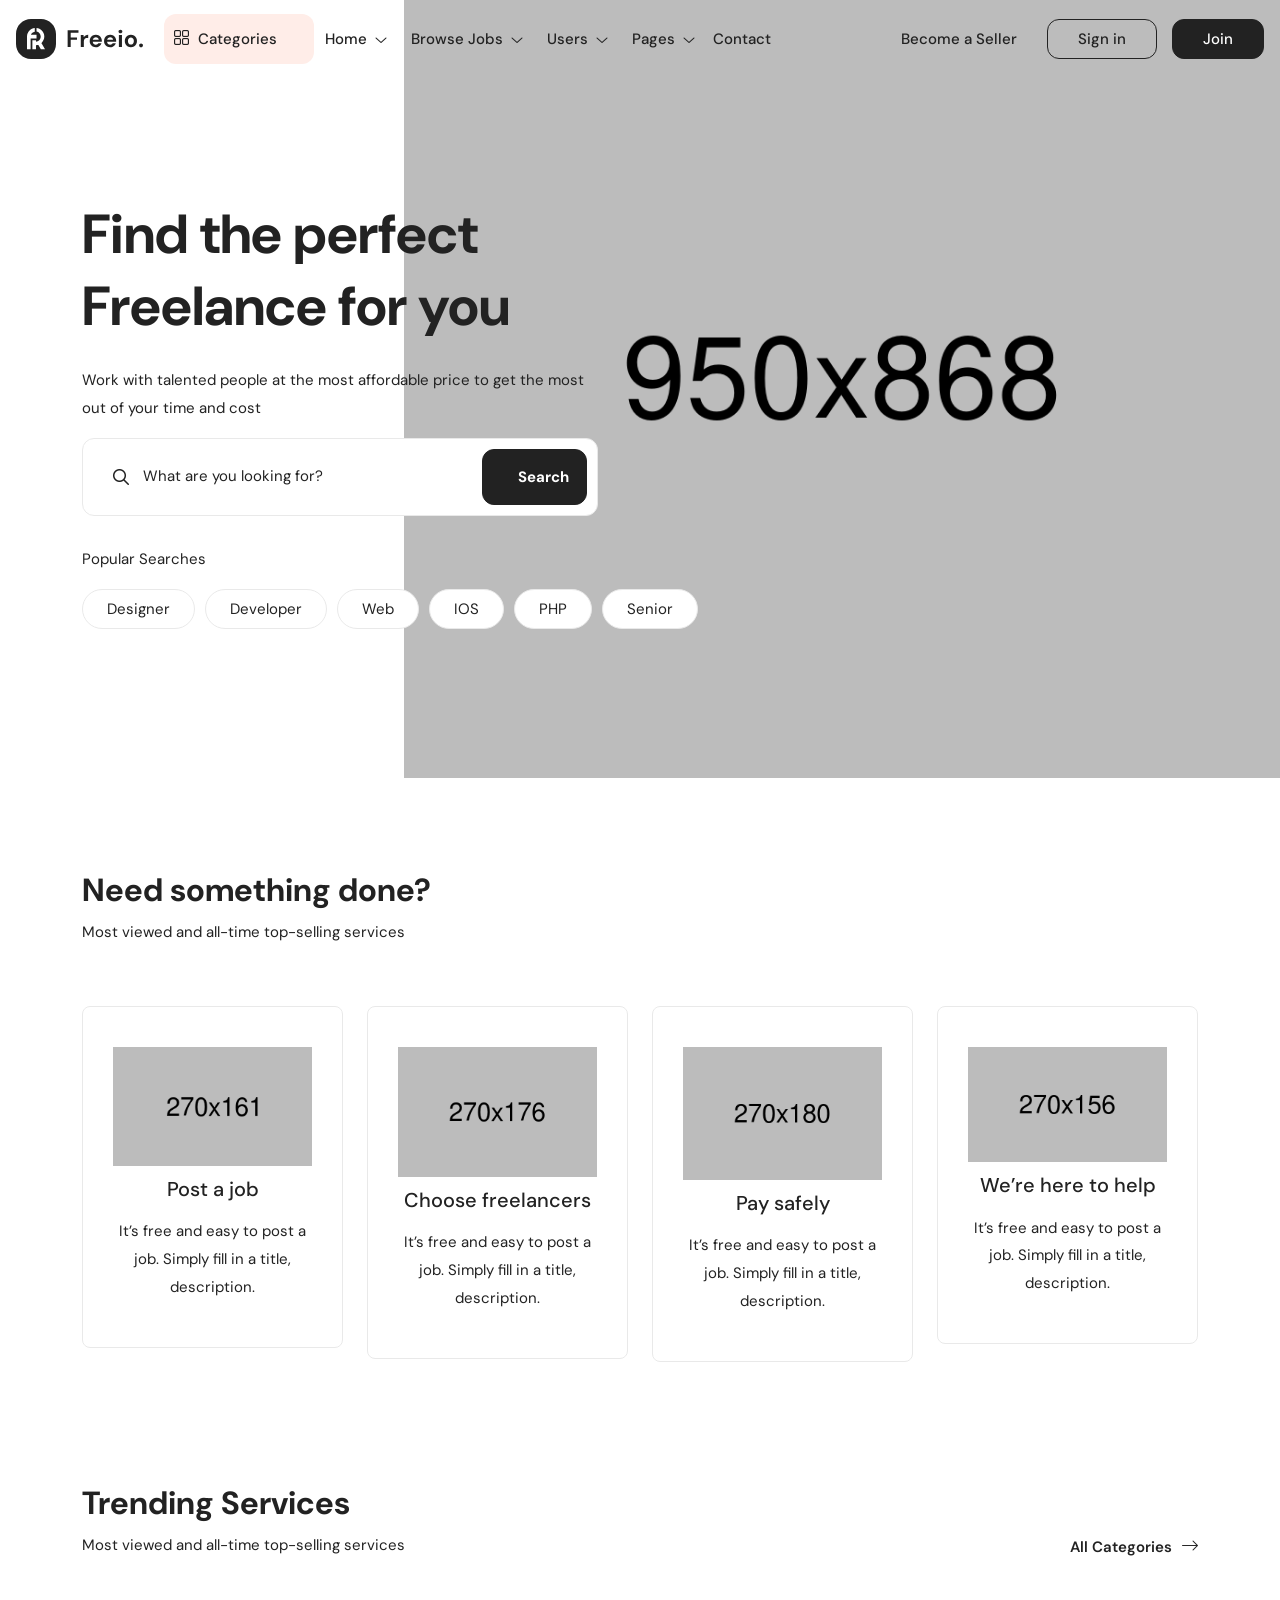
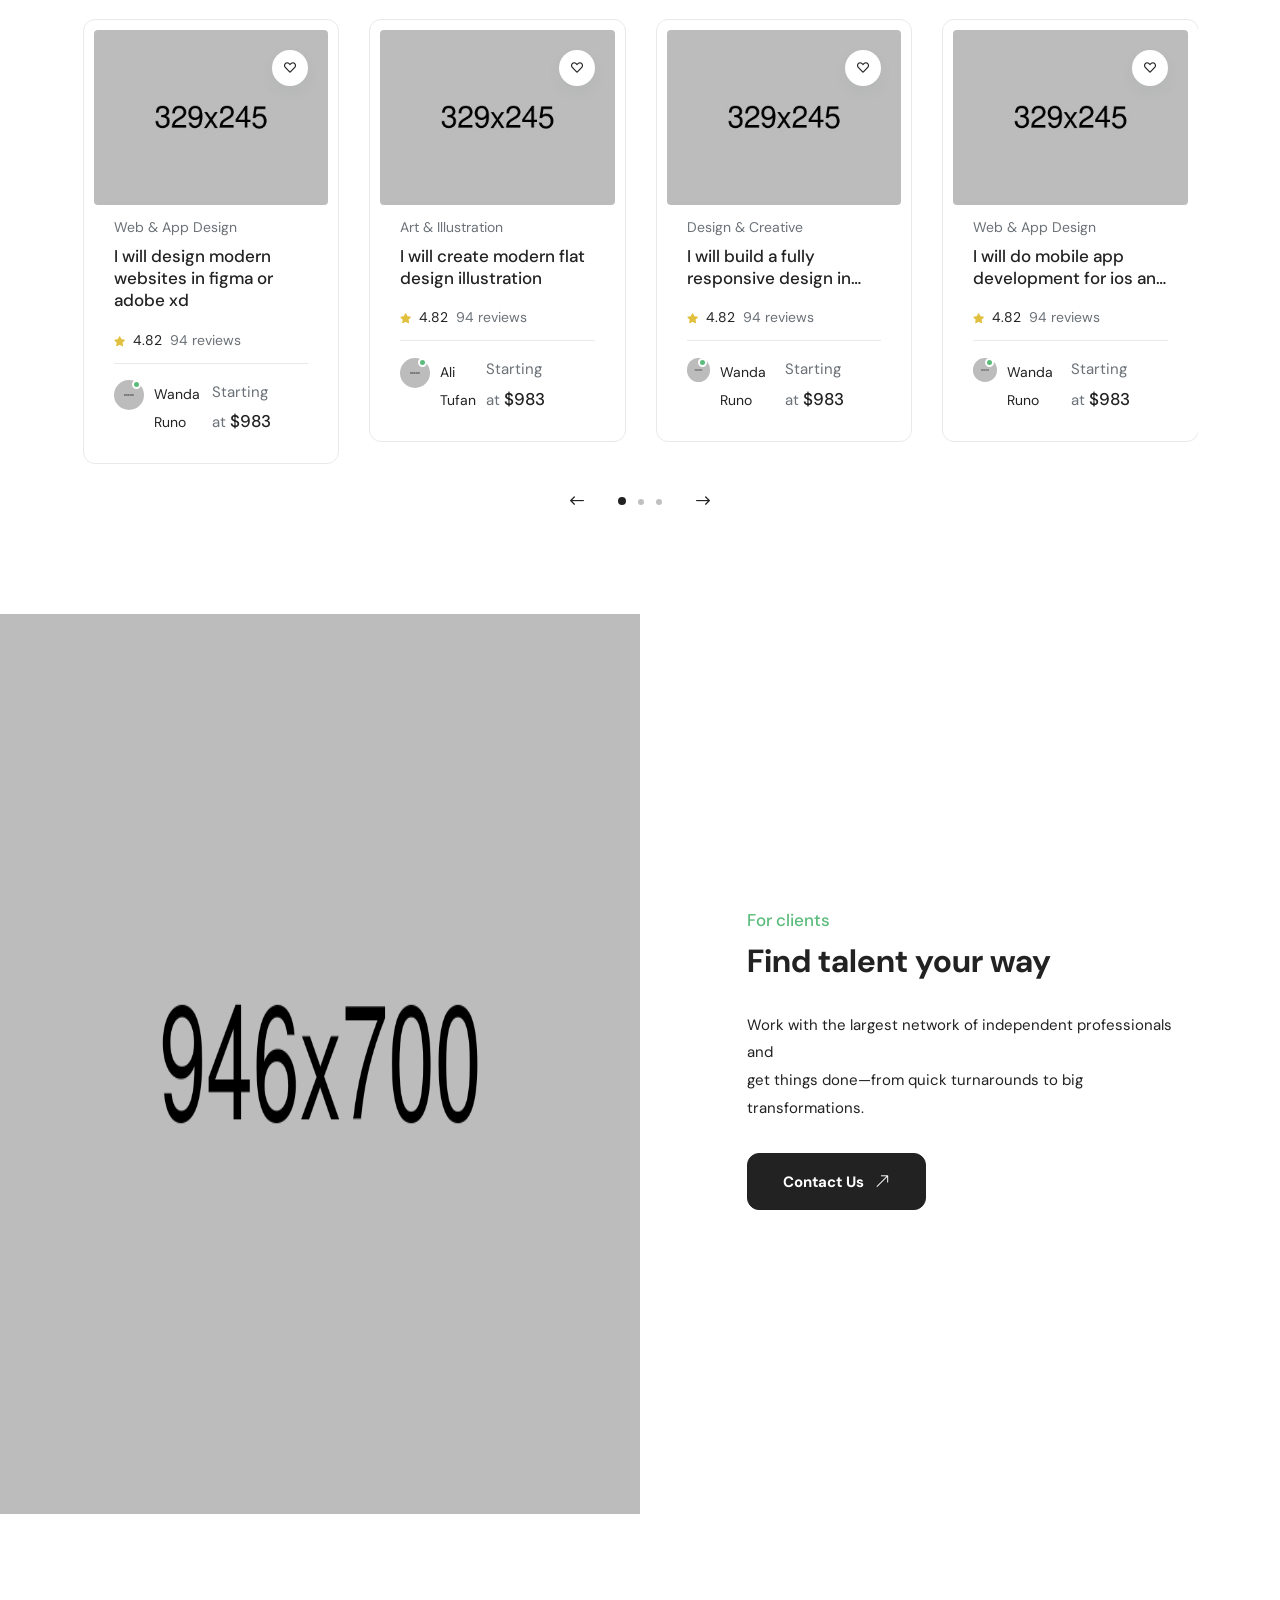
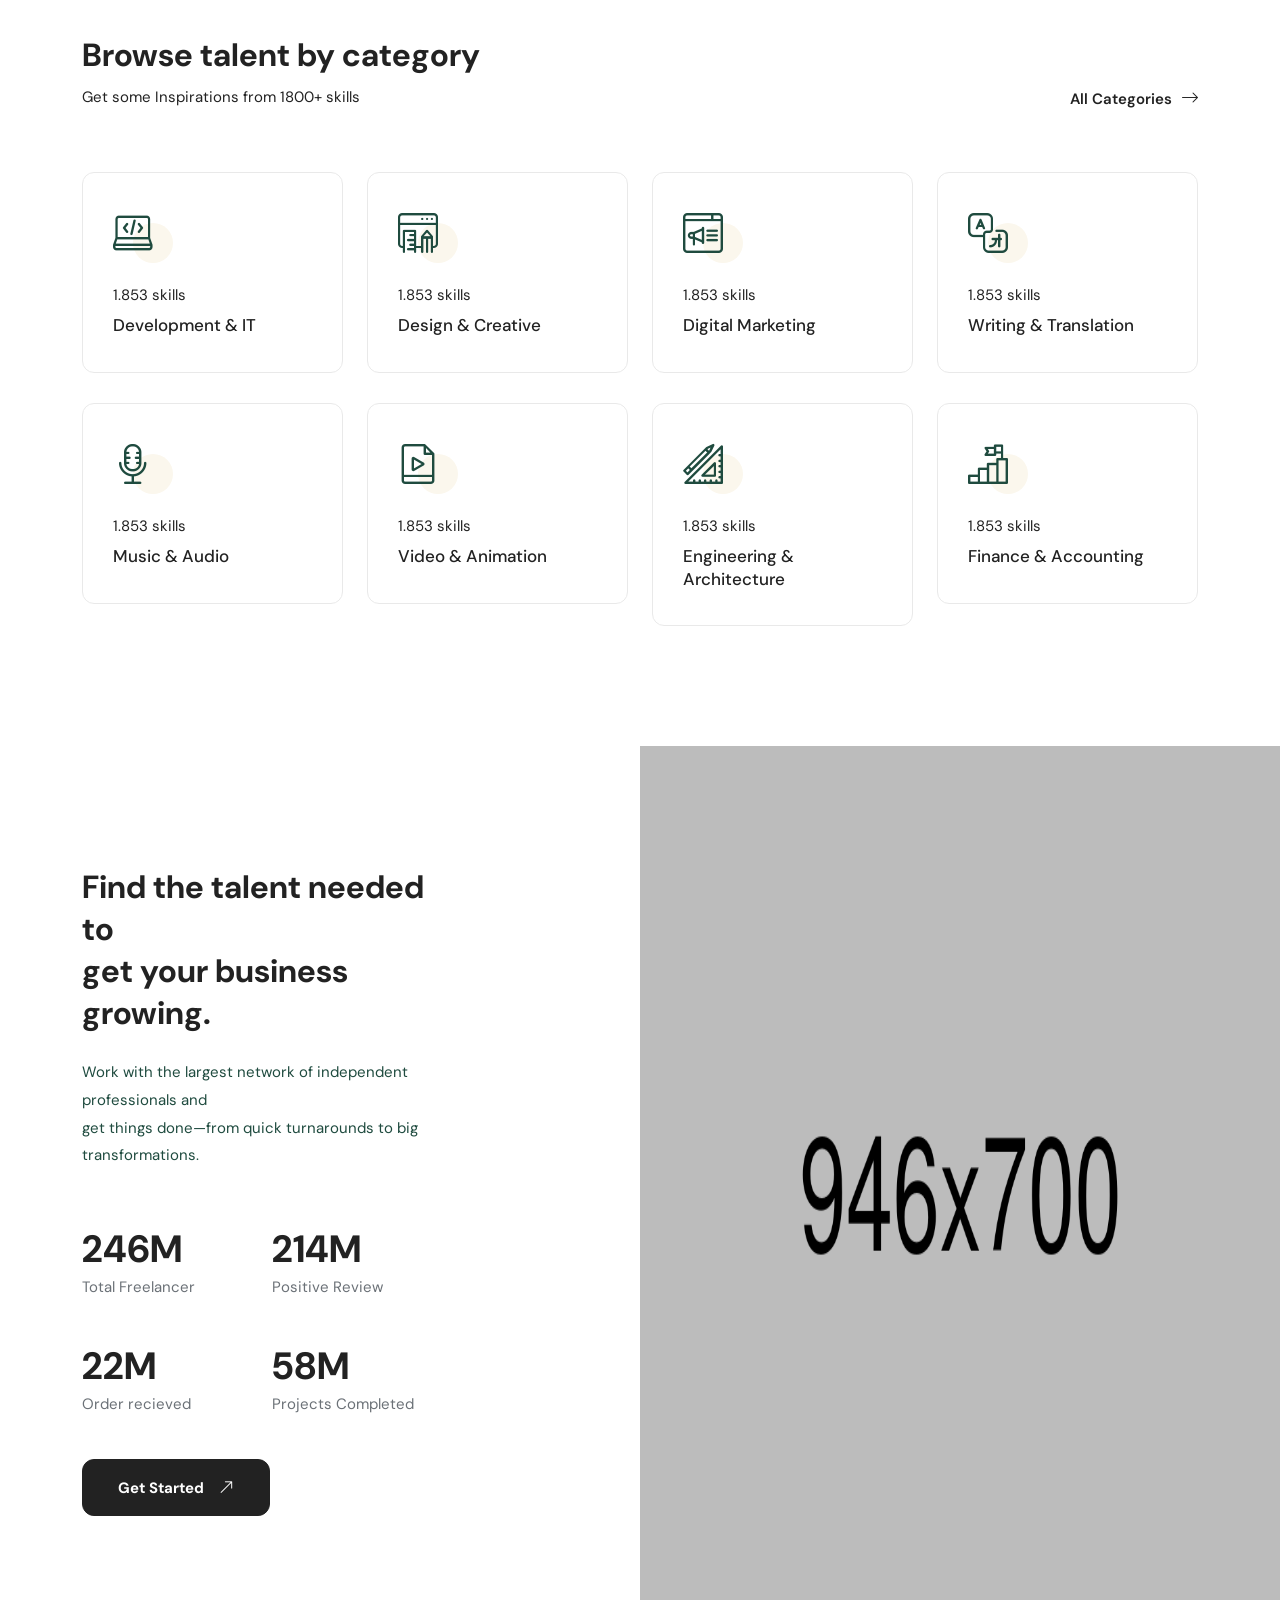
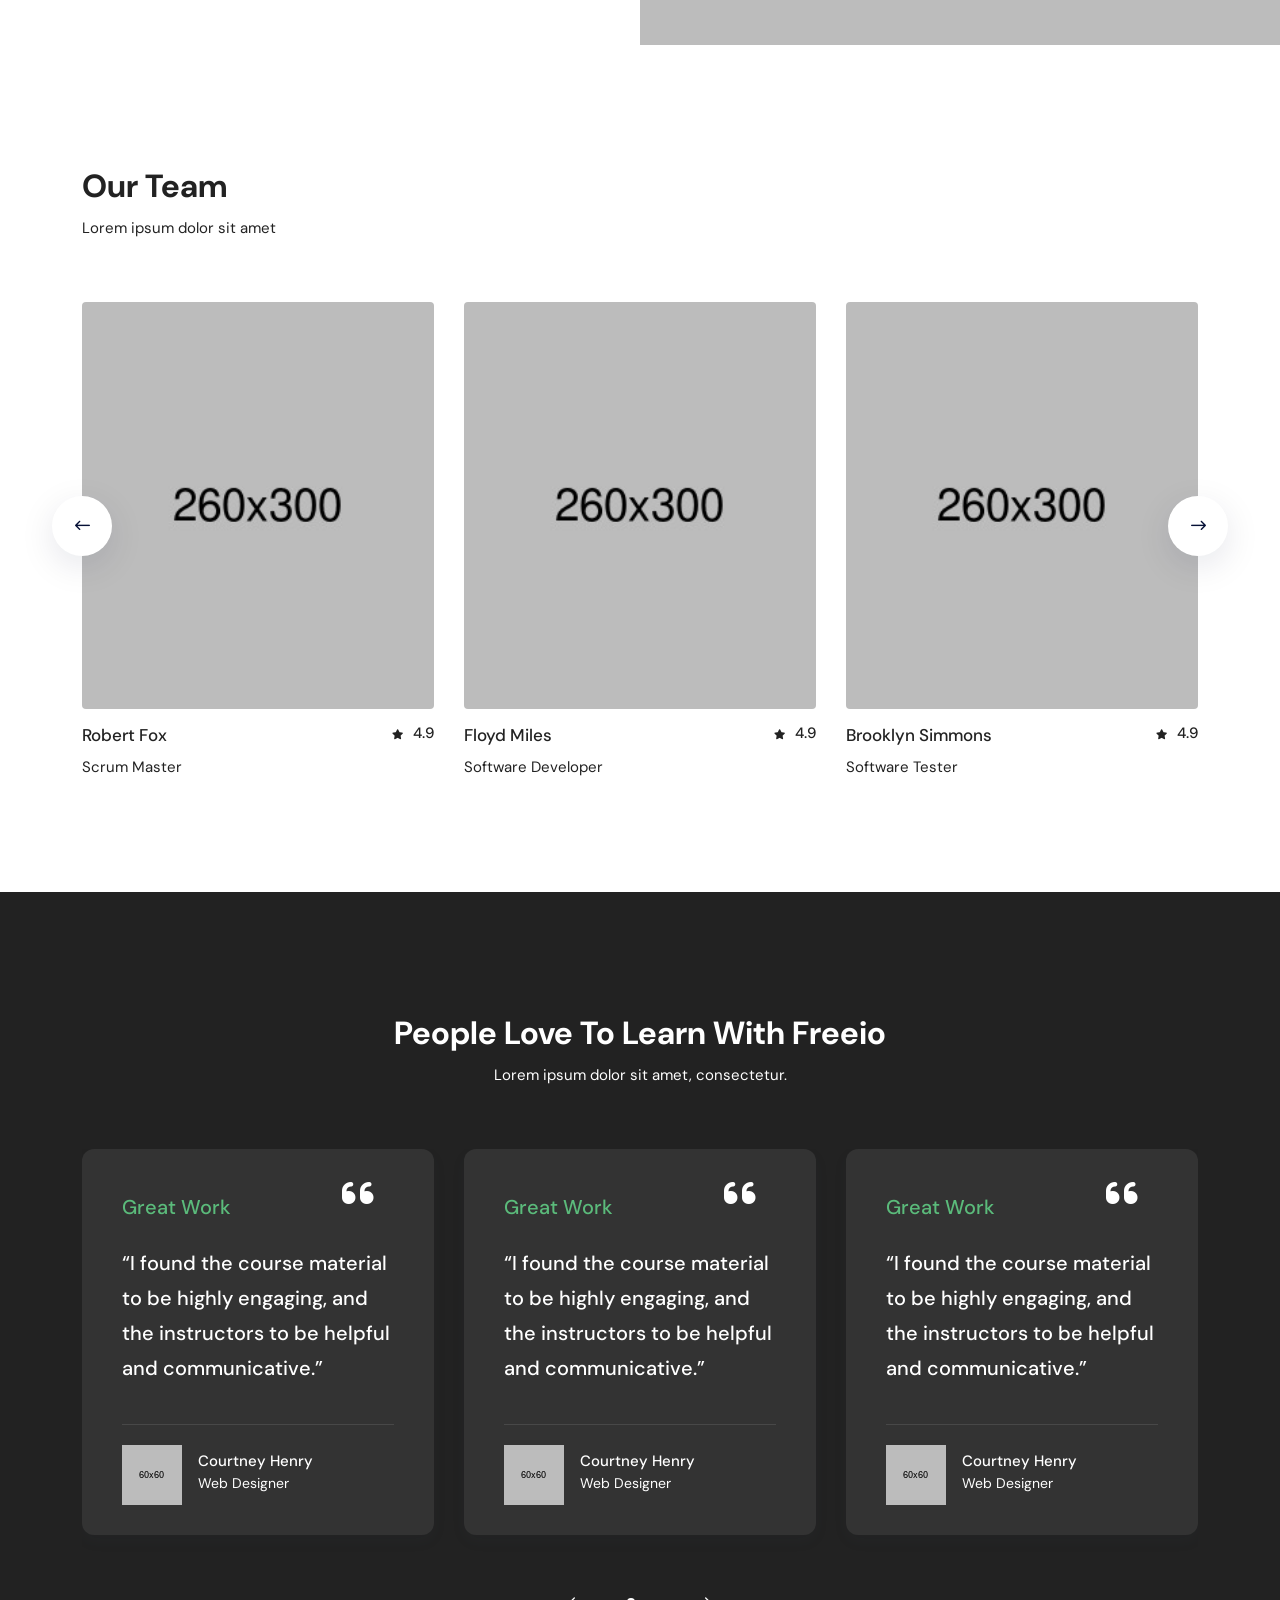
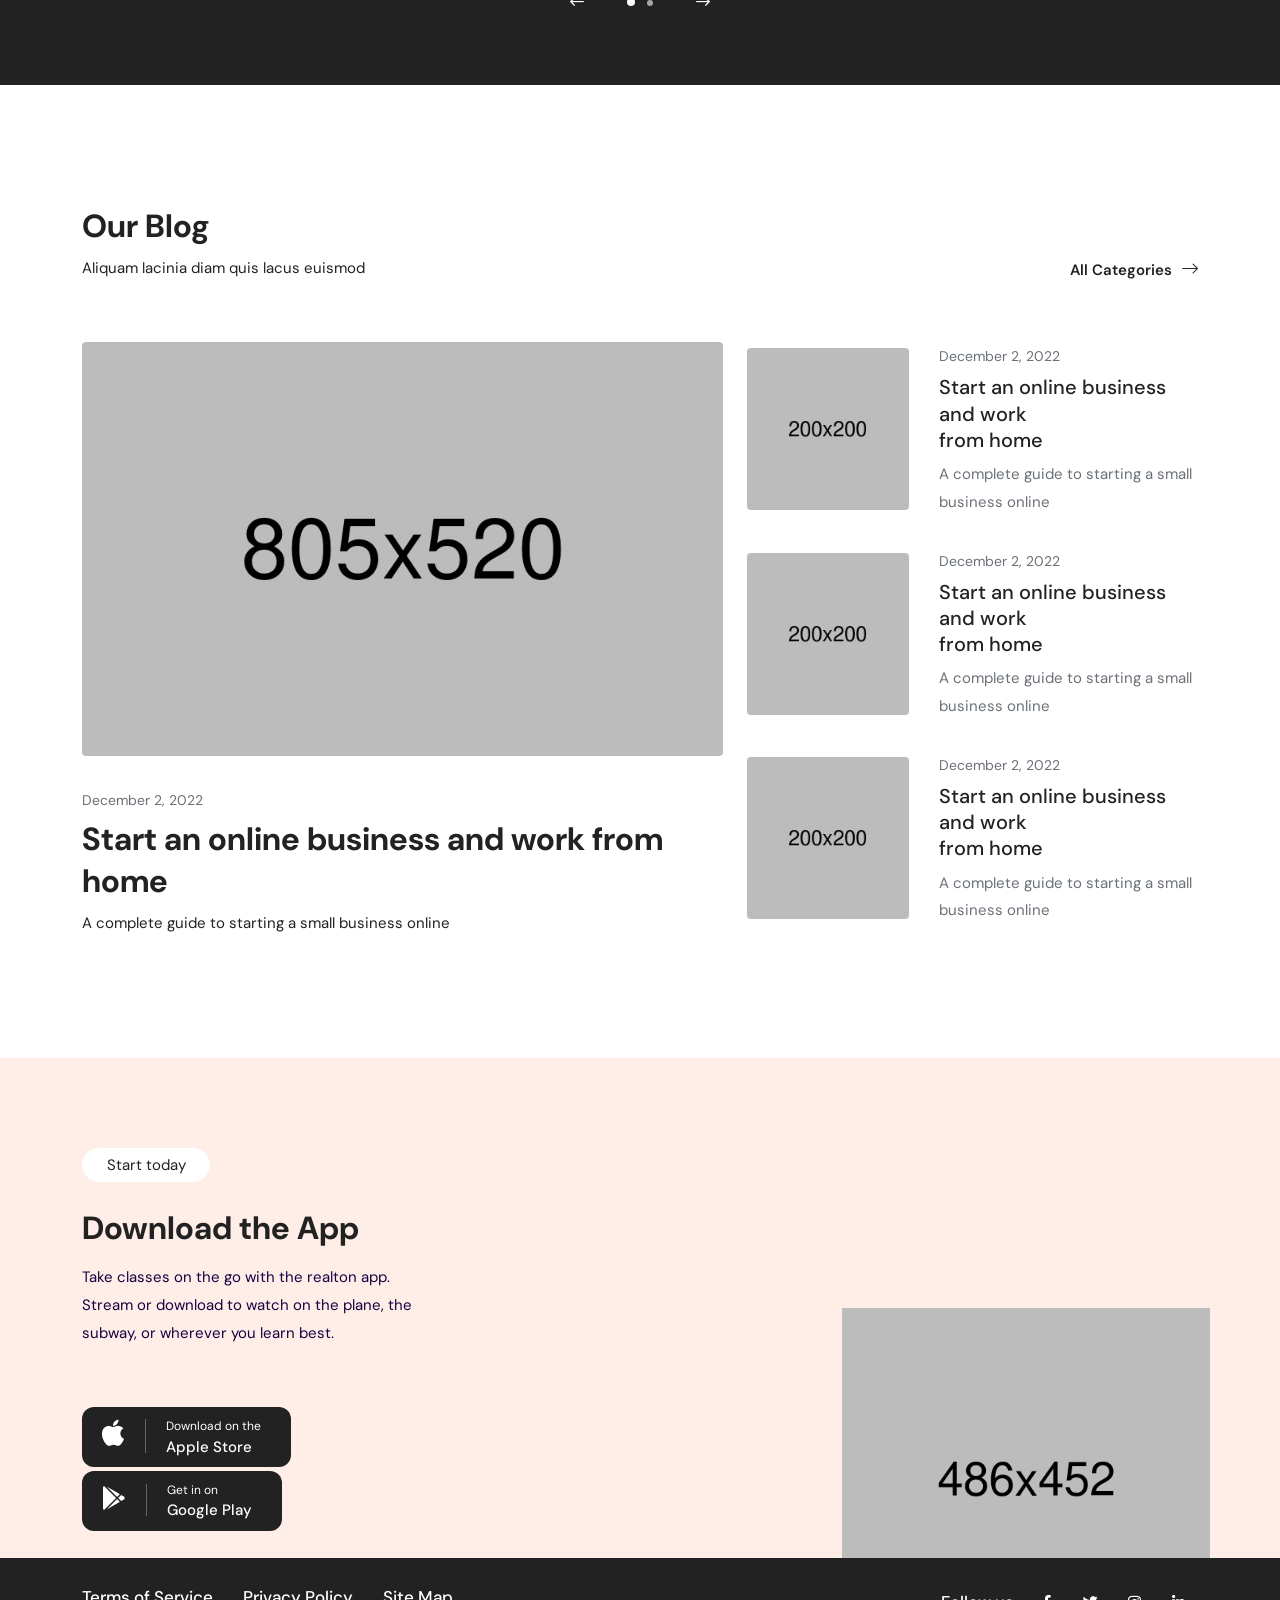
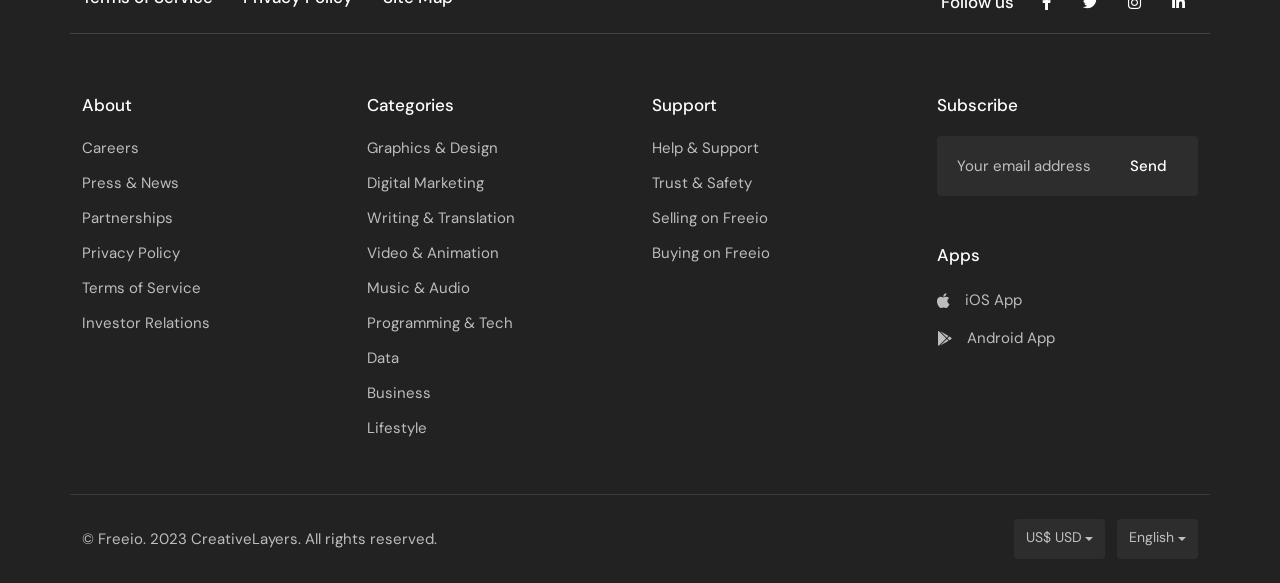
<file: main-files 2/html/index19.html>
<!DOCTYPE html>
<html dir="ltr" lang="en">
<head>
<meta charset="utf-8">
<meta http-equiv="X-UA-Compatible" content="IE=edge">
<meta name="viewport" content="width=device-width, initial-scale=1">
<meta name="keywords" content="bidding, fiverr, freelance marketplace, freelancers, freelancing, gigs, hiring, job board, job portal, job posting, jobs marketplace, peopleperhour, proposals, sell services, upwork">
<meta name="description" content="Freeio - Freelance Marketplace HTML Template">
<meta name="CreativeLayers" content="ATFN">
<!-- css file -->
<link rel="stylesheet" href="css/bootstrap.min.css">
<link rel="stylesheet" href="css/jquery-ui.min.css">
<link rel="stylesheet" href="css/ace-responsive-menu.css">
<link rel="stylesheet" href="css/menu.css">
<link rel="stylesheet" href="css/fontawesome.css">
<link rel="stylesheet" href="css/flaticon.css">
<link rel="stylesheet" href="css/bootstrap-select.min.css">
<link rel="stylesheet" href="css/animate.css">
<link rel="stylesheet" href="css/magnific-popup.css">
<link rel="stylesheet" href="css/slider.css">
<link rel="stylesheet" href="css/style.css">
<link rel="stylesheet" href="css/ud-custom-spacing.css">
<!-- Responsive stylesheet -->
<link rel="stylesheet" href="css/responsive.css">
<!-- Title -->
<title>Freeio - Freelance Marketplace HTML Template</title>
<!-- Favicon -->
<link href="images/favicon.ico" sizes="128x128" rel="shortcut icon" type="image/x-icon" />
<link href="images/favicon.ico" sizes="128x128" rel="shortcut icon" />
<!-- Apple Touch Icon -->
<link href="images/apple-touch-icon-60x60.png" sizes="60x60" rel="apple-touch-icon">
<link href="images/apple-touch-icon-72x72.png" sizes="72x72" rel="apple-touch-icon">
<link href="images/apple-touch-icon-114x114.png" sizes="114x114" rel="apple-touch-icon">
<link href="images/apple-touch-icon-180x180.png" sizes="180x180" rel="apple-touch-icon">

<!-- HTML5 shim and Respond.js for IE8 support of HTML5 elements and media queries -->
<!-- WARNING: Respond.js doesn't work if you view the page via file:// -->
<!--[if lt IE 9]>
<script src="https://oss.maxcdn.com/html5shiv/3.7.3/html5shiv.min.js"></script>
<script src="https://oss.maxcdn.com/respond/1.4.2/respond.min.js"></script>
<![endif]-->

</head>
<body>
<div class="wrapper ovh">
  <div class="preloader"></div>
  <!-- Main Header Nav -->
  <header class="header-nav nav-innerpage-style bg-transparent border-0 main-menu">
    <!-- Ace Responsive Menu -->
    <nav class="posr"> 
      <div class="container-fluid posr">
        <div class="row align-items-center justify-content-between">
          <div class="col-auto px-0 px-xl-3">
            <div class="d-flex align-items-center justify-content-between">
              <div class="logos">
                <a class="header-logo logo1" href="index.html"><img src="images/header-logo-dark2.svg" alt="Header Logo"></a>
              </div>
              <div class="home1_style at-home19">
                <div id="mega-menu">
                  <a class="btn-mega fw500" href="#"><span class="pl30 pl10-xl pr5 fz15 vam flaticon-menu"></span> Categories</a>
                  <ul class="menu ps-0">
                    <li> <a class="dropdown" href="#"> <span class="menu-icn flaticon-developer"></span> <span class="menu-title">Development & IT</span> </a>
                      <div class="drop-menu d-flex justify-content-between">
                        <div class="one-third">
                          <div class="h6 cat-title">Web & App Design</div>
                          <ul class="ps-0 mb40">
                            <li><a href="#">Website Design</a></li>
                            <li><a href="#">App DesignUX Design</a></li>
                            <li><a href="#">Landing Page Design</a></li>
                            <li><a href="#">Icon Design</a></li>
                          </ul>
                          <div class="h6 cat-title">Marketing Design</div>
                          <ul class="ps-0 mb-0">
                            <li><a href="#">Social Media Design</a></li>
                            <li><a href="#">Email Design</a></li>
                            <li><a href="#">Web Banners</a></li>
                            <li><a href="#">Signage Design</a></li>
                          </ul>
                        </div>
                        <div class="one-third">
                          <div class="h6 cat-title">Art & Illustration</div>
                          <ul class="ps-0 mb40">
                            <li><a href="#">Illustration</a></li>
                            <li><a href="#">NFT Art</a></li>
                            <li><a href="#">Pattern Design</a></li>
                            <li><a href="#">Portraits & Caricatures</a></li>
                            <li><a href="#">Cartoons & Comics</a></li>
                            <li><a href="#">Tattoo Design</a></li>
                            <li><a href="#">Storyboards</a></li>
                          </ul>
                          <div class="h6 cat-title">Gaming</div>
                          <ul class="ps-0 mb-0">
                            <li><a href="#">Game Art</a></li>
                            <li><a href="#">Graphics for Streamers</a></li>
                            <li><a href="#">Twitch Store</a></li>
                          </ul>
                        </div>
                        <div class="one-third">
                          <div class="h6 cat-title">Visual Design</div>
                          <ul class="ps-0 mb40">
                            <li><a href="#">Image Editing</a></li>
                            <li><a href="#">Presentation Design</a></li>
                            <li><a href="#">Infographic Design</a></li>
                            <li><a href="#">Vector Tracing</a></li>
                            <li><a href="#">Resume Design</a></li>
                          </ul>
                          <div class="h6 cat-title">Print Design</div>
                          <ul class="ps-0 mb-0">
                            <li><a href="#">T-Shirts & Merchandise</a></li>
                            <li><a href="#">Flyer Design</a></li>
                            <li><a href="#">Brochure Design</a></li>
                            <li><a href="#">Poster Design</a></li>
                            <li><a href="#">Catalog Design</a></li>
                          </ul>
                        </div>
                      </div>
                    </li>
                    <li> <a class="dropdown" href="#"> <span class="menu-icn flaticon-web-design-1"></span> <span class="menu-title">Design & Creative</span> </a>
                      <div class="drop-menu d-flex justify-content-between">
                        <div class="one-third">
                          <div class="h6 cat-title">Web & App Design</div>
                          <ul class="ps-0 mb40">
                            <li><a href="#">Website Design</a></li>
                            <li><a href="#">App DesignUX Design</a></li>
                            <li><a href="#">Landing Page Design</a></li>
                            <li><a href="#">Icon Design</a></li>
                          </ul>
                          <div class="h6 cat-title">Marketing Design</div>
                          <ul class="ps-0 mb-0">
                            <li><a href="#">Social Media Design</a></li>
                            <li><a href="#">Email Design</a></li>
                            <li><a href="#">Web Banners</a></li>
                            <li><a href="#">Signage Design</a></li>
                          </ul>
                        </div>
                        <div class="one-third">
                          <div class="h6 cat-title">Art & Illustration</div>
                          <ul class="ps-0 mb40">
                            <li><a href="#">Illustration</a></li>
                            <li><a href="#">NFT Art</a></li>
                            <li><a href="#">Pattern Design</a></li>
                            <li><a href="#">Portraits & Caricatures</a></li>
                            <li><a href="#">Cartoons & Comics</a></li>
                            <li><a href="#">Tattoo Design</a></li>
                            <li><a href="#">Storyboards</a></li>
                          </ul>
                          <div class="h6 cat-title">Gaming</div>
                          <ul class="ps-0 mb-0">
                            <li><a href="#">Game Art</a></li>
                            <li><a href="#">Graphics for Streamers</a></li>
                            <li><a href="#">Twitch Store</a></li>
                          </ul>
                        </div>
                        <div class="one-third">
                          <div class="h6 cat-title">Visual Design</div>
                          <ul class="ps-0 mb40">
                            <li><a href="#">Image Editing</a></li>
                            <li><a href="#">Presentation Design</a></li>
                            <li><a href="#">Infographic Design</a></li>
                            <li><a href="#">Vector Tracing</a></li>
                            <li><a href="#">Resume Design</a></li>
                          </ul>
                          <div class="h6 cat-title">Print Design</div>
                          <ul class="ps-0 mb-0">
                            <li><a href="#">T-Shirts & Merchandise</a></li>
                            <li><a href="#">Flyer Design</a></li>
                            <li><a href="#">Brochure Design</a></li>
                            <li><a href="#">Poster Design</a></li>
                            <li><a href="#">Catalog Design</a></li>
                          </ul>
                        </div>
                      </div>
                    </li>
                    <li> <a class="dropdown" href="#"> <span class="menu-icn flaticon-digital-marketing"></span> <span class="menu-title">Digital Marketing</span> </a>
                      <div class="drop-menu d-flex justify-content-between">
                        <div class="one-third">
                          <div class="h6 cat-title">Web & App Design</div>
                          <ul class="ps-0 mb40">
                            <li><a href="#">Website Design</a></li>
                            <li><a href="#">App DesignUX Design</a></li>
                            <li><a href="#">Landing Page Design</a></li>
                            <li><a href="#">Icon Design</a></li>
                          </ul>
                          <div class="h6 cat-title">Marketing Design</div>
                          <ul class="ps-0 mb-0">
                            <li><a href="#">Social Media Design</a></li>
                            <li><a href="#">Email Design</a></li>
                            <li><a href="#">Web Banners</a></li>
                            <li><a href="#">Signage Design</a></li>
                          </ul>
                        </div>
                        <div class="one-third">
                          <div class="h6 cat-title">Art & Illustration</div>
                          <ul class="ps-0 mb40">
                            <li><a href="#">Illustration</a></li>
                            <li><a href="#">NFT Art</a></li>
                            <li><a href="#">Pattern Design</a></li>
                            <li><a href="#">Portraits & Caricatures</a></li>
                            <li><a href="#">Cartoons & Comics</a></li>
                            <li><a href="#">Tattoo Design</a></li>
                            <li><a href="#">Storyboards</a></li>
                          </ul>
                          <div class="h6 cat-title">Gaming</div>
                          <ul class="ps-0 mb-0">
                            <li><a href="#">Game Art</a></li>
                            <li><a href="#">Graphics for Streamers</a></li>
                            <li><a href="#">Twitch Store</a></li>
                          </ul>
                        </div>
                        <div class="one-third">
                          <div class="h6 cat-title">Visual Design</div>
                          <ul class="ps-0 mb40">
                            <li><a href="#">Image Editing</a></li>
                            <li><a href="#">Presentation Design</a></li>
                            <li><a href="#">Infographic Design</a></li>
                            <li><a href="#">Vector Tracing</a></li>
                            <li><a href="#">Resume Design</a></li>
                          </ul>
                          <div class="h6 cat-title">Print Design</div>
                          <ul class="ps-0 mb-0">
                            <li><a href="#">T-Shirts & Merchandise</a></li>
                            <li><a href="#">Flyer Design</a></li>
                            <li><a href="#">Brochure Design</a></li>
                            <li><a href="#">Poster Design</a></li>
                            <li><a href="#">Catalog Design</a></li>
                          </ul>
                        </div>
                      </div>
                    </li>
                    <li> <a class="dropdown" href="#"> <span class="menu-icn flaticon-translator"></span> <span class="menu-title">Writing & Translation</span> </a>
                      <div class="drop-menu d-flex justify-content-between">
                        <div class="one-third">
                          <div class="h6 cat-title">Web & App Design</div>
                          <ul class="ps-0 mb40">
                            <li><a href="#">Website Design</a></li>
                            <li><a href="#">App DesignUX Design</a></li>
                            <li><a href="#">Landing Page Design</a></li>
                            <li><a href="#">Icon Design</a></li>
                          </ul>
                          <div class="h6 cat-title">Marketing Design</div>
                          <ul class="ps-0 mb-0">
                            <li><a href="#">Social Media Design</a></li>
                            <li><a href="#">Email Design</a></li>
                            <li><a href="#">Web Banners</a></li>
                            <li><a href="#">Signage Design</a></li>
                          </ul>
                        </div>
                        <div class="one-third">
                          <div class="h6 cat-title">Art & Illustration</div>
                          <ul class="ps-0 mb40">
                            <li><a href="#">Illustration</a></li>
                            <li><a href="#">NFT Art</a></li>
                            <li><a href="#">Pattern Design</a></li>
                            <li><a href="#">Portraits & Caricatures</a></li>
                            <li><a href="#">Cartoons & Comics</a></li>
                            <li><a href="#">Tattoo Design</a></li>
                            <li><a href="#">Storyboards</a></li>
                          </ul>
                          <div class="h6 cat-title">Gaming</div>
                          <ul class="ps-0 mb-0">
                            <li><a href="#">Game Art</a></li>
                            <li><a href="#">Graphics for Streamers</a></li>
                            <li><a href="#">Twitch Store</a></li>
                          </ul>
                        </div>
                        <div class="one-third">
                          <div class="h6 cat-title">Visual Design</div>
                          <ul class="ps-0 mb40">
                            <li><a href="#">Image Editing</a></li>
                            <li><a href="#">Presentation Design</a></li>
                            <li><a href="#">Infographic Design</a></li>
                            <li><a href="#">Vector Tracing</a></li>
                            <li><a href="#">Resume Design</a></li>
                          </ul>
                          <div class="h6 cat-title">Print Design</div>
                          <ul class="ps-0 mb-0">
                            <li><a href="#">T-Shirts & Merchandise</a></li>
                            <li><a href="#">Flyer Design</a></li>
                            <li><a href="#">Brochure Design</a></li>
                            <li><a href="#">Poster Design</a></li>
                            <li><a href="#">Catalog Design</a></li>
                          </ul>
                        </div>
                      </div>
                    </li>
                    <li> <a class="dropdown" href="#"> <span class="menu-icn flaticon-microphone"></span> <span class="menu-title">Music & Audio</span> </a>
                      <div class="drop-menu d-flex justify-content-between">
                        <div class="one-third">
                          <div class="h6 cat-title">Web & App Design</div>
                          <ul class="ps-0 mb40">
                            <li><a href="#">Website Design</a></li>
                            <li><a href="#">App DesignUX Design</a></li>
                            <li><a href="#">Landing Page Design</a></li>
                            <li><a href="#">Icon Design</a></li>
                          </ul>
                          <div class="h6 cat-title">Marketing Design</div>
                          <ul class="ps-0 mb-0">
                            <li><a href="#">Social Media Design</a></li>
                            <li><a href="#">Email Design</a></li>
                            <li><a href="#">Web Banners</a></li>
                            <li><a href="#">Signage Design</a></li>
                          </ul>
                        </div>
                        <div class="one-third">
                          <div class="h6 cat-title">Art & Illustration</div>
                          <ul class="ps-0 mb40">
                            <li><a href="#">Illustration</a></li>
                            <li><a href="#">NFT Art</a></li>
                            <li><a href="#">Pattern Design</a></li>
                            <li><a href="#">Portraits & Caricatures</a></li>
                            <li><a href="#">Cartoons & Comics</a></li>
                            <li><a href="#">Tattoo Design</a></li>
                            <li><a href="#">Storyboards</a></li>
                          </ul>
                          <div class="h6 cat-title">Gaming</div>
                          <ul class="ps-0 mb-0">
                            <li><a href="#">Game Art</a></li>
                            <li><a href="#">Graphics for Streamers</a></li>
                            <li><a href="#">Twitch Store</a></li>
                          </ul>
                        </div>
                        <div class="one-third">
                          <div class="h6 cat-title">Visual Design</div>
                          <ul class="ps-0 mb40">
                            <li><a href="#">Image Editing</a></li>
                            <li><a href="#">Presentation Design</a></li>
                            <li><a href="#">Infographic Design</a></li>
                            <li><a href="#">Vector Tracing</a></li>
                            <li><a href="#">Resume Design</a></li>
                          </ul>
                          <div class="h6 cat-title">Print Design</div>
                          <ul class="ps-0 mb-0">
                            <li><a href="#">T-Shirts & Merchandise</a></li>
                            <li><a href="#">Flyer Design</a></li>
                            <li><a href="#">Brochure Design</a></li>
                            <li><a href="#">Poster Design</a></li>
                            <li><a href="#">Catalog Design</a></li>
                          </ul>
                        </div>
                      </div>
                    </li>
                    <li> <a class="dropdown" href="#"> <span class="menu-icn flaticon-video-file"></span> <span class="menu-title">Video & Animation</span> </a>
                      <div class="drop-menu d-flex justify-content-between">
                        <div class="one-third">
                          <div class="h6 cat-title">Web & App Design</div>
                          <ul class="ps-0 mb40">
                            <li><a href="#">Website Design</a></li>
                            <li><a href="#">App DesignUX Design</a></li>
                            <li><a href="#">Landing Page Design</a></li>
                            <li><a href="#">Icon Design</a></li>
                          </ul>
                          <div class="h6 cat-title">Marketing Design</div>
                          <ul class="ps-0 mb-0">
                            <li><a href="#">Social Media Design</a></li>
                            <li><a href="#">Email Design</a></li>
                            <li><a href="#">Web Banners</a></li>
                            <li><a href="#">Signage Design</a></li>
                          </ul>
                        </div>
                        <div class="one-third">
                          <div class="h6 cat-title">Art & Illustration</div>
                          <ul class="ps-0 mb40">
                            <li><a href="#">Illustration</a></li>
                            <li><a href="#">NFT Art</a></li>
                            <li><a href="#">Pattern Design</a></li>
                            <li><a href="#">Portraits & Caricatures</a></li>
                            <li><a href="#">Cartoons & Comics</a></li>
                            <li><a href="#">Tattoo Design</a></li>
                            <li><a href="#">Storyboards</a></li>
                          </ul>
                          <div class="h6 cat-title">Gaming</div>
                          <ul class="ps-0 mb-0">
                            <li><a href="#">Game Art</a></li>
                            <li><a href="#">Graphics for Streamers</a></li>
                            <li><a href="#">Twitch Store</a></li>
                          </ul>
                        </div>
                        <div class="one-third">
                          <div class="h6 cat-title">Visual Design</div>
                          <ul class="ps-0 mb40">
                            <li><a href="#">Image Editing</a></li>
                            <li><a href="#">Presentation Design</a></li>
                            <li><a href="#">Infographic Design</a></li>
                            <li><a href="#">Vector Tracing</a></li>
                            <li><a href="#">Resume Design</a></li>
                          </ul>
                          <div class="h6 cat-title">Print Design</div>
                          <ul class="ps-0 mb-0">
                            <li><a href="#">T-Shirts & Merchandise</a></li>
                            <li><a href="#">Flyer Design</a></li>
                            <li><a href="#">Brochure Design</a></li>
                            <li><a href="#">Poster Design</a></li>
                            <li><a href="#">Catalog Design</a></li>
                          </ul>
                        </div>
                      </div>
                    </li>
                    <li> <a class="dropdown" href="#"> <span class="menu-icn flaticon-ruler"></span> <span class="menu-title">Engineering & Architecture</span> </a>
                      <div class="drop-menu d-flex justify-content-between">
                        <div class="one-third">
                          <div class="h6 cat-title">Web & App Design</div>
                          <ul class="ps-0 mb40">
                            <li><a href="#">Website Design</a></li>
                            <li><a href="#">App DesignUX Design</a></li>
                            <li><a href="#">Landing Page Design</a></li>
                            <li><a href="#">Icon Design</a></li>
                          </ul>
                          <div class="h6 cat-title">Marketing Design</div>
                          <ul class="ps-0 mb-0">
                            <li><a href="#">Social Media Design</a></li>
                            <li><a href="#">Email Design</a></li>
                            <li><a href="#">Web Banners</a></li>
                            <li><a href="#">Signage Design</a></li>
                          </ul>
                        </div>
                        <div class="one-third">
                          <div class="h6 cat-title">Art & Illustration</div>
                          <ul class="ps-0 mb40">
                            <li><a href="#">Illustration</a></li>
                            <li><a href="#">NFT Art</a></li>
                            <li><a href="#">Pattern Design</a></li>
                            <li><a href="#">Portraits & Caricatures</a></li>
                            <li><a href="#">Cartoons & Comics</a></li>
                            <li><a href="#">Tattoo Design</a></li>
                            <li><a href="#">Storyboards</a></li>
                          </ul>
                          <div class="h6 cat-title">Gaming</div>
                          <ul class="ps-0 mb-0">
                            <li><a href="#">Game Art</a></li>
                            <li><a href="#">Graphics for Streamers</a></li>
                            <li><a href="#">Twitch Store</a></li>
                          </ul>
                        </div>
                        <div class="one-third">
                          <div class="h6 cat-title">Visual Design</div>
                          <ul class="ps-0 mb40">
                            <li><a href="#">Image Editing</a></li>
                            <li><a href="#">Presentation Design</a></li>
                            <li><a href="#">Infographic Design</a></li>
                            <li><a href="#">Vector Tracing</a></li>
                            <li><a href="#">Resume Design</a></li>
                          </ul>
                          <div class="h6 cat-title">Print Design</div>
                          <ul class="ps-0 mb-0">
                            <li><a href="#">T-Shirts & Merchandise</a></li>
                            <li><a href="#">Flyer Design</a></li>
                            <li><a href="#">Brochure Design</a></li>
                            <li><a href="#">Poster Design</a></li>
                            <li><a href="#">Catalog Design</a></li>
                          </ul>
                        </div>
                      </div>
                    </li>
                    <li> <a class="dropdown" href="#"> <span class="menu-icn flaticon-goal"></span> <span class="menu-title">Finance & Accounting</span> </a>
                      <div class="drop-menu d-flex justify-content-between">
                        <div class="one-third">
                          <div class="h6 cat-title">Web & App Design</div>
                          <ul class="ps-0 mb40">
                            <li><a href="#">Website Design</a></li>
                            <li><a href="#">App DesignUX Design</a></li>
                            <li><a href="#">Landing Page Design</a></li>
                            <li><a href="#">Icon Design</a></li>
                          </ul>
                          <div class="h6 cat-title">Marketing Design</div>
                          <ul class="ps-0 mb-0">
                            <li><a href="#">Social Media Design</a></li>
                            <li><a href="#">Email Design</a></li>
                            <li><a href="#">Web Banners</a></li>
                            <li><a href="#">Signage Design</a></li>
                          </ul>
                        </div>
                        <div class="one-third">
                          <div class="h6 cat-title">Art & Illustration</div>
                          <ul class="ps-0 mb40">
                            <li><a href="#">Illustration</a></li>
                            <li><a href="#">NFT Art</a></li>
                            <li><a href="#">Pattern Design</a></li>
                            <li><a href="#">Portraits & Caricatures</a></li>
                            <li><a href="#">Cartoons & Comics</a></li>
                            <li><a href="#">Tattoo Design</a></li>
                            <li><a href="#">Storyboards</a></li>
                          </ul>
                          <div class="h6 cat-title">Gaming</div>
                          <ul class="ps-0 mb-0">
                            <li><a href="#">Game Art</a></li>
                            <li><a href="#">Graphics for Streamers</a></li>
                            <li><a href="#">Twitch Store</a></li>
                          </ul>
                        </div>
                        <div class="one-third">
                          <div class="h6 cat-title">Visual Design</div>
                          <ul class="ps-0 mb40">
                            <li><a href="#">Image Editing</a></li>
                            <li><a href="#">Presentation Design</a></li>
                            <li><a href="#">Infographic Design</a></li>
                            <li><a href="#">Vector Tracing</a></li>
                            <li><a href="#">Resume Design</a></li>
                          </ul>
                          <div class="h6 cat-title">Print Design</div>
                          <ul class="ps-0 mb-0">
                            <li><a href="#">T-Shirts & Merchandise</a></li>
                            <li><a href="#">Flyer Design</a></li>
                            <li><a href="#">Brochure Design</a></li>
                            <li><a href="#">Poster Design</a></li>
                            <li><a href="#">Catalog Design</a></li>
                          </ul>
                        </div>
                      </div>
                    </li>
                  </ul>
                </div>
              </div>
              <!-- Responsive Menu Structure-->
              <ul id="respMenu" class="ace-responsive-menu" data-menu-style="horizontal">
                <li class="visible_list"> <a class="list-item" href="#"><span class="title">Home</span></a>
                  <!-- Level Two-->
                  <ul>
                    <li><a href="index.html">Home V1</a></li>
                    <li><a href="index2.html">Home V2</a></li>
                    <li><a href="index3.html">Home V3</a></li>
                    <li><a href="index4.html">Home V4</a></li>
                    <li><a href="index5.html">Home V5</a></li>
                    <li><a href="index6.html">Home V6</a></li>
                    <li><a href="index7.html">Home V7</a></li>
                    <li><a href="index8.html">Home V8</a></li>
                    <li><a href="index9.html">Home V9</a></li>
                    <li><a href="index10.html">Home V10</a></li>
                    <li><a href="index11.html">Home V11</a></li>
                    <li><a href="index12.html">Home V12</a></li>
                    <li><a href="index13.html">Home V13</a></li>
                    <li><a href="index14.html">Home V14</a></li>
                    <li><a href="index15.html">Home V15</a></li>
                    <li><a href="index16.html">Home V16</a></li>
                    <li><a href="index17.html">Home V17</a></li>
                    <li><a href="index18.html">Home V18</a></li>
                    <li><a href="index19.html">Home V19</a></li>
                    <li><a href="index20.html">Home V20</a></li>
                  </ul>
                </li>
                <li class="visible_list"> <a class="list-item" href="#"><span class="title">Browse Jobs</span></a>
                  <ul >
                    <li> <a href="#"><span class="title">Services</span></a>
                      <ul>
                        <li><a href="page-service-v1.html">Service v1</a></li>
                        <li><a href="page-service-v2.html">Service v2</a></li>
                        <li><a href="page-service-v3.html">Service v3</a></li>
                        <li><a href="page-service-v4.html">Service v4</a></li>
                        <li><a href="page-service-v5.html">Service v5</a></li>
                        <li><a href="page-service-v6.html">Service v6</a></li>
                        <li><a href="page-service-v7.html">Service v7</a></li>
                        <li><a href="page-service-all.html">Service All</a></li>
                        <li><a href="page-service-single.html">Service Single</a></li>
                        <li><a href="page-service-single-v1.html">Single V1</a></li>
                        <li><a href="page-service-single-v2.html">Single V2</a></li>
                      </ul>
                    </li>
                    <li> <a href="#"><span class="title">Projects</span></a>
                      <ul>
                        <li><a href="page-project-v1.html">Project v1</a></li>
                        <li><a href="page-project-list-v1.html">List v1</a></li>
                        <li><a href="page-project-list-v2.html">List v2</a></li>
                        <li><a href="page-project-list-v3.html">List v3</a></li>
                        <li><a href="page-project-single.html">Project Single</a></li>
                        <li><a href="page-project-single-v1.html">Single V1</a></li>
                        <li><a href="page-project-single-v2.html">Single V2</a></li>
                      </ul>
                    </li>
                    <li> <a href="#"><span class="title">Job View</span></a>
                      <ul>
                        <li><a href="page-job-list-v1.html">Job list v1</a></li>
                        <li><a href="page-job-list-v2.html">Job list v2</a></li>
                        <li><a href="page-job-list-v3.html">Job list V3</a></li>
                        <li><a href="page-job-list-single.html">Job Single</a></li>
                      </ul>
                    </li>
                  </ul>
                </li>
                <li class="visible_list"> <a class="list-item" href="#"><span class="title">Users</span></a>
                  <ul>
                    <li> <a href="#"><span class="title">Dashboard</span></a>
                      <ul>
                        <li><a href="page-dashboard.html">Dashboard</a></li>
                        <li><a href="page-dashboard-proposal.html">Proposal</a></li>
                        <li><a href="page-dashboard-save.html">Saved</a></li>
                        <li><a href="page-dashboard-message.html">Message</a></li>
                        <li><a href="page-dashboard-reviews.html">Reviews</a></li>
                        <li><a href="page-dashboard-invoice.html">Invoice</a></li>
                        <li><a href="page-dashboard-payouts.html">Payouts</a></li>
                        <li><a href="page-dashboard-statement.html">Statement</a></li>
                        <li><a href="page-dashboard-manage-service.html">Manage Service</a></li>
                        <li><a href="page-dashboard-add-service.html">Add Services</a></li>
                        <li><a href="page-dashboard-manage-jobs.html">Manage Jobs</a></li>
                        <li><a href="page-dashboard-manage-project.html">Manage Project</a></li>
                        <li><a href="page-dashboard-create-project.html">Create Project</a></li>
                        <li><a href="page-dashboard-profile.html">My Profile</a></li>
                      </ul>
                    </li>
                    <li> <a href="#"><span class="title">Employee</span></a>
                      <ul>
                        <li><a href="page-employee-v1.html">Employee V1</a></li>
                        <li><a href="page-employee-v2.html">Employee V2</a></li>
                        <li><a href="page-employee-single.html">Employee Single</a></li>
                      </ul>
                    </li>
                    <li> <a href="#"><span class="title">Freelancer</span></a>
                      <ul>
                        <li><a href="page-freelancer-v1.html">Freelancer V1</a></li>
                        <li><a href="page-freelancer-v2.html">Freelancer V2</a></li>
                        <li><a href="page-freelancer-v3.html">Freelancer V3</a></li>
                        <li><a href="page-freelancer-list-v1.html">List V1</a></li>
                        <li><a href="page-freelancer-list-v2.html">List V2</a></li>
                        <li><a href="page-freelancer-list-v3.html">List V3</a></li>
                        <li><a href="page-freelancer-single.html">Freelancer Single</a></li>
                        <li><a href="page-freelancer-single-v1.html">Single V1</a></li>
                        <li><a href="page-freelancer-single-v2.html">Single V2</a></li>
                      </ul>
                    </li>
                    <li> <a href="page-become-seller.html"><span class="title">Become Seller</span></a></li>
                  </ul>
                </li>
                <li class="visible_list"> <a class="list-item" href="#"><span class="title">Pages</span></a>
                  <ul>
                    <li> <a href="#"><span class="title">About</span></a>
                      <ul>
                        <li><a href="page-about.html">About v1</a></li>
                        <li><a href="page-about-v2.html">About v2</a></li>
                      </ul>
                    </li>
                    <li> <a href="#"><span class="title">Blog</span></a>
                      <ul>
                        <li><a href="page-blog-v1.html">List V1</a></li>
                        <li><a href="page-blog-v2.html">List V2</a></li>
                        <li><a href="page-blog-v3.html">List V3</a></li>
                        <li><a href="page-blog-single.html">Single</a></li>
                      </ul>
                    </li>
                    <li> <a href="#"><span class="title">Shop</span></a>
                      <ul>
                        <li><a href="page-shop.html">List</a></li>
                        <li><a href="page-shop-single.html">Single</a></li>
                        <li><a href="page-shop-cart.html">Cart</a></li>
                        <li><a href="page-shop-checkout.html">Checkout</a></li>
                        <li><a href="page-shop-order.html">Order</a></li>
                      </ul>
                    </li>
                    <li><a href="page-contact.html">Contact</a></li>
                    <li><a href="page-error.html">404</a></li>
                    <li><a href="page-faq.html">Faq</a></li>
                    <li><a href="page-help.html">Help</a></li>
                    <li><a href="page-invoice.html">Invoices</a></li>
                    <li><a href="page-login.html">Login</a></li>
                    <li><a href="page-pricing.html">Pricing</a></li>
                    <li><a href="page-register.html">Register</a></li>
                    <li><a href="page-terms.html">Terms</a></li>
                    <li><a href="page-ui-element.html">UI Elements</a></li>
                  </ul>
                </li>
                <li> <a class="list-item pe-0" href="page-contact.html">Contact</a></li>
              </ul>
            </div>
          </div>
          <div class="col-auto pe-0 pe-xl-3">
            <div class="d-flex align-items-center">
              <a class="login-info mx10-lg mx30" href="page-become-seller.html"><span class="d-none d-xl-inline-block">Become a</span> Seller</a>
              <a class="login-info mr15-xl mr10 ud-btn btn-dark add-joining bdrs12 dark-color bg-transparent" href="page-login.html">Sign in</a>
              <a class="ud-btn btn-dark add-joining bdrs12 text-white" href="page-register.html">Join</a>
            </div>
          </div>
        </div>
      </div>
    </nav>
  </header>

  <div class="hiddenbar-body-ovelay"></div>

  <!-- Mobile Nav  -->
  <div id="page" class="mobilie_header_nav stylehome1">
    <div class="mobile-menu">
      <div class="header bdrb1">
        <div class="menu_and_widgets">
          <div class="mobile_menu_bar d-flex justify-content-between align-items-center">
            <a class="mobile_logo" href="#"><img src="images/header-logo-dark.svg" alt=""></a>
            <div class="right-side text-end">
              <a class="" href="page-login.html">join</a>
              <a class="menubar ml30" href="#menu"><img src="images/mobile-dark-nav-icon.svg" alt=""></a>
            </div>
          </div>
        </div>
        <div class="posr"><div class="mobile_menu_close_btn"><span class="far fa-times"></span></div></div>
      </div>
    </div>
    <!-- /.mobile-menu -->
    <nav id="menu" class="">
      <ul>
        <li><span>Home</span>
          <ul>
            <li><a href="index.html">Home V1</a></li>
            <li><a href="index2.html">Home V2</a></li>
            <li><a href="index3.html">Home V3</a></li>
            <li><a href="index4.html">Home V4</a></li>
            <li><a href="index5.html">Home V5</a></li>
            <li><a href="index6.html">Home V6</a></li>
            <li><a href="index7.html">Home V7</a></li>
            <li><a href="index8.html">Home V8</a></li>
            <li><a href="index9.html">Home V9</a></li>
            <li><a href="index10.html">Home V10</a></li>
            <li><a href="index11.html">Home V11</a></li>
            <li><a href="index12.html">Home V12</a></li>
            <li><a href="index13.html">Home V13</a></li>
            <li><a href="index14.html">Home V14</a></li>
            <li><a href="index15.html">Home V15</a></li>
            <li><a href="index16.html">Home V16</a></li>
            <li><a href="index17.html">Home V17</a></li>
            <li><a href="index18.html">Home V18</a></li>
            <li><a href="index19.html">Home V19</a></li>
            <li><a href="index20.html">Home V20</a></li>
          </ul>
        </li>
        <li><span>Browse Jobs</span>
          <ul>
            <li><span>Services</span>
              <ul>
                <li><a href="page-service-v1.html">Service v1</a></li>
                <li><a href="page-service-v2.html">Service v2</a></li>
                <li><a href="page-service-v3.html">Service v3</a></li>
                <li><a href="page-service-v4.html">Service v4</a></li>
                <li><a href="page-service-v5.html">Service v5</a></li>
                <li><a href="page-service-v6.html">Service v6</a></li>
                <li><a href="page-service-v7.html">Service v7</a></li>
                <li><a href="page-service-all.html">Service All</a></li>
                <li><a href="page-service-single.html">Service Single</a></li>
                <li><a href="page-service-single-v1.html">Single V1</a></li>
                <li><a href="page-service-single-v2.html">Single V2</a></li>
              </ul>
            </li>
            <li><span>Projects</span>
              <ul>
                <li><a href="page-project-v1.html">Project v1</a></li>
                <li><a href="page-project-list-v1.html">List v1</a></li>
                <li><a href="page-project-list-v2.html">List v2</a></li>
                <li><a href="page-project-list-v3.html">List v3</a></li>
                <li><a href="page-project-single.html">Project Single</a></li>
                <li><a href="page-project-single-v1.html">Single V1</a></li>
                <li><a href="page-project-single-v2.html">Single V2</a></li>
              </ul>
            </li>
            <li><span>Job View</span>
              <ul>
                <li><a href="page-job-list-v1.html">Job list v1</a></li>
                <li><a href="page-job-list-v2.html">Job list v2</a></li>
                <li><a href="page-job-list-v3.html">Job list V3</a></li>
                <li><a href="page-job-list-single.html">Job Single</a></li>
              </ul>
            </li>
          </ul>
        </li>
        <li><span>Users</span>
          <ul>
            <li><span>Dashboard</span>
              <ul>
                <li><a href="page-dashboard.html">Dashboard</a></li>
                <li><a href="page-dashboard-proposal.html">Proposal</a></li>
                <li><a href="page-dashboard-save.html">Saved</a></li>
                <li><a href="page-dashboard-message.html">Message</a></li>
                <li><a href="page-dashboard-reviews.html">Reviews</a></li>
                <li><a href="page-dashboard-invoice.html">Invoice</a></li>
                <li><a href="page-dashboard-payouts.html">Payouts</a></li>
                <li><a href="page-dashboard-statement.html">Statement</a></li>
                <li><a href="page-dashboard-manage-service.html">Manage Service</a></li>
                <li><a href="page-dashboard-add-service.html">Add Services</a></li>
                <li><a href="page-dashboard-manage-jobs.html">Manage Jobs</a></li>
                <li><a href="page-dashboard-manage-project.html">Manage Project</a></li>
                <li><a href="page-dashboard-create-project.html">Create Project</a></li>
                <li><a href="page-dashboard-profile.html">My Profile</a></li>
              </ul>
            </li>
            <li><span>Employee</span>
              <ul>
                <li><a href="page-employee-v1.html">Employee V1</a></li>
                <li><a href="page-employee-v2.html">Employee V2</a></li>
                <li><a href="page-employee-single.html">Employee Single</a></li>
              </ul>
            </li>
            <li><span>Freelancer</span>
              <ul>
                <li><a href="page-freelancer-v1.html">Freelancer V1</a></li>
                <li><a href="page-freelancer-v2.html">Freelancer V2</a></li>
                <li><a href="page-freelancer-v3.html">Freelancer V3</a></li>
                <li><a href="page-freelancer-list-v1.html">List V1</a></li>
                <li><a href="page-freelancer-list-v2.html">List V2</a></li>
                <li><a href="page-freelancer-list-v3.html">List V3</a></li>
                <li><a href="page-freelancer-single.html">Freelancer Single</a></li>
                <li><a href="page-freelancer-single-v1.html">Single V1</a></li>
                <li><a href="page-freelancer-single-v2.html">Single V2</a></li>
              </ul>
            </li>
            <li><a href="page-become-seller.html">Become Seller</a></li>
          </ul>
        </li>
        <li><span>Pages</span>
          <ul>
            <li><span>About</span>
              <ul>
                <li><a href="page-about.html">About v1</a></li>
                <li><a href="page-about-v2.html">About v2</a></li>
              </ul>
            </li>
            <li><span>Shop</span>
              <ul>
                <li><a href="page-shop.html">List</a></li>
                <li><a href="page-shop-single.html">Single</a></li>
                <li><a href="page-shop-cart.html">Cart</a></li>
                <li><a href="page-shop-checkout.html">Checkout</a></li>
                <li><a href="page-shop-order.html">Order</a></li>
              </ul>
            </li>
            <li><a href="page-contact.html">Contact</a></li>
            <li><a href="page-error.html">404</a></li>
            <li><a href="page-faq.html">Faq</a></li>
            <li><a href="page-help.html">Help</a></li>
            <li><a href="page-invoice.html">Invoices</a></li>
            <li><a href="page-login.html">Login</a></li>
            <li><a href="page-pricing.html">Pricing</a></li>
            <li><a href="page-register.html">Register</a></li>
            <li><a href="page-terms.html">Terms</a></li>
            <li><a href="page-ui-element.html">UI Elements</a></li>
          </ul>
        </li>
        <li><span>Blog</span>
          <ul>
            <li><a href="page-blog-v1.html">List V1</a></li>
            <li><a href="page-blog-v2.html">List V2</a></li>
            <li><a href="page-blog-v3.html">List V3</a></li>
            <li><a href="page-blog-single.html">Single</a></li>
          </ul>
        </li>
        <!-- Only for Mobile View -->
      </ul>
    </nav>
  </div>

  <div class="body_content">
    <!-- Home Banner Style V1 -->
    <section class="hero-home19">
      <div class="container">
        <div class="row align-items-center justify-content-between">
          <div class="col-xl-6">
            <div class="home14-hero-content wow fadeInRight">
              <h1 class="title animate-up-1 mb25">Find the perfect <br class="d-none d-xl-block">Freelance for you</h1>
              <p class="text animate-up-2">Work with talented people at the most affordable price to get the most <br class="d-none d-lg-block">out of your time and cost</p>
              <div class="advance-search-tab bdr1 bgc-white bdrs12 p10 position-relative zi2 animate-up-3 mr30 mr0-lg">
                <div class="row">
                  <div class="col-md-9 col-lg-8 col-xl-9">
                    <div class="advance-search-field mb10-sm">
                      <form class="form-search position-relative">
                        <div class="box-search">
                          <span class="icon far fa-magnifying-glass"></span>
                          <input class="form-control" type="text" name="search" placeholder="What are you looking for?">
                          <div class="search-suggestions">
                            <h6 class="fz14 ml30 mt25 mb-3">Popular Search</h6>
                            <div class="box-suggestions">
                              <ul class="px-0 m-0 pb-4">
                                <li>
                                  <div class="info-product">
                                    <div class="item_title">mobile app development</div>
                                  </div>
                                </li>
                                <li>
                                  <div class="info-product">
                                    <div class="item_title">mobile app builder</div>
                                  </div>
                                </li>
                                <li>
                                  <div class="info-product">
                                    <div class="item_title">mobile legends</div>
                                  </div>
                                </li>
                                <li>
                                  <div class="info-product">
                                    <div class="item_title">mobile app ui ux design</div>
                                  </div>
                                </li>
                                <li>
                                  <div class="info-product">
                                    <div class="item_title">mobile game app development</div>
                                  </div>
                                </li>
                                <li>
                                  <div class="info-product">
                                    <div class="item_title">mobile app design</div>
                                  </div>
                                </li>
                              </ul>
                            </div>
                          </div>
                        </div>
                      </form>
                    </div>
                  </div>
                  <div class="col-md-3 col-lg-4 col-xl-3">
                    <div class="text-center">
                      <button class="ud-btn btn-dark bdrs12 w-100" type="button">Search</button>
                    </div>
                  </div>
                </div>
              </div>
              <p class="text fz15 me-2 mt30 animate-up-4">Popular Searches</p>
              <div class="home9-tags at-home18 d-md-flex align-items-center animate-up-4">
                <a class="bdrs60 mb-2 mb-md-0" href="">Designer</a>
                <a class="bdrs60 mb-2 mb-md-0" href="">Developer</a>
                <a class="bdrs60 mb-2 mb-md-0" href="">Web</a>
                <a class="bdrs60 mb-2 mb-md-0" href="">IOS</a>
                <a class="bdrs60 mb-2 mb-md-0" href="">PHP</a>
                <a class="bdrs60 mb-2 mb-md-0" href="">Senior</a>
              </div>
            </div>
          </div>
        </div>
      </div>
      <img class="home16-hero-fltimg at-home19 d-none d-xl-block wow fadeInLeft" src="images/about/home19-hero-img-1.png" alt="">
    </section>

    <!-- Need something --> 
    <section class="our-features pb90 pb30-md pt0-lg">
      <div class="container wow fadeInUp">
        <div class="row">
          <div class="col-lg-12">
            <div class="main-title">
              <h2>Need something done?</h2>
              <p class="text">Most viewed and all-time top-selling services</p>
            </div>
          </div>
        </div>
        <div class="row">
          <div class="col-sm-6 col-lg-3">
            <div class="iconbox-style1 bdr1 text-center">
              <div class="thumb"><img class="w-100" src="images/about/home19-vector-1.png" alt=""></div>
              <div class="details">
                <h4 class="title mt10 mb-3">Post a job</h4>
                <p class="text">It’s free and easy to post a job. Simply <br class="d-none d-xxl-block">fill in a title, description.</p>
              </div>
            </div>
          </div>
          <div class="col-sm-6 col-lg-3">
            <div class="iconbox-style1 bdr1 text-center">
              <div class="thumb"><img class="w-100" src="images/about/home19-vector-2.png" alt=""></div>
              <div class="details">
                <h4 class="title mt10 mb-3">Choose freelancers</h4>
                <p class="text">It’s free and easy to post a job. Simply <br class="d-none d-xxl-block">fill in a title, description.</p>
              </div>
            </div>
          </div>
          <div class="col-sm-6 col-lg-3">
            <div class="iconbox-style1 bdr1 text-center">
              <div class="thumb"><img class="w-100" src="images/about/home19-vector-3.png" alt=""></div>
              <div class="details">
                <h4 class="title mt10 mb-3">Pay safely</h4>
                <p class="text">It’s free and easy to post a job. Simply <br class="d-none d-xxl-block">fill in a title, description.</p>
              </div>
            </div>
          </div>
          <div class="col-sm-6 col-lg-3">
            <div class="iconbox-style1 bdr1 text-center">
              <div class="thumb"><img class="w-100" src="images/about/home19-vector-4.png" alt=""></div>
              <div class="details">
                <h4 class="title mt10 mb-3">We’re here to help</h4>
                <p class="text">It’s free and easy to post a job. Simply <br class="d-none d-xxl-block">fill in a title, description.</p>
              </div>
            </div>
          </div>
        </div>
      </div>
    </section>

    <!-- Trending Services -->
    <section class="pt-0">
      <div class="container">
        <div class="row align-items-center wow fadeInUp">
          <div class="col-lg-9">
            <div class="main-title">
              <h2 class="title">Trending Services</h2>
              <p class="paragraph">Most viewed and all-time top-selling services</p>
            </div>
          </div>
          <div class="col-lg-3">
            <div class="text-start text-lg-end mb-4 mb-lg-2">
              <a class="ud-btn2" href="page-service-single.html">All Categories<i class="fal fa-arrow-right-long"></i></a>
            </div>
          </div>
        </div>
        <div class="row wow fadeInUp" data-wow-delay="300ms">
          <div class="col-lg-12">
            <div class="navi_pagi_bottom_center slider-4-grid owl-carousel owl-theme">
              <div class="item">
                <div class="listing-style1 style4 hover-box-shadow1 bdrs12">
                  <div class="list-thumb">
                    <img class="w-100" src="images/listings/g-1.jpg" alt="">
                    <a href="" class="listing-fav fz12"><span class="far fa-heart"></span></a>
                  </div>
                  <div class="list-content">
                    <p class="list-text body-color fz14 mb-1">Web & App Design</p>
                    <h5 class="list-title"><a href="page-services-single.html">I will design modern websites in figma or adobe xd</a></h5>
                    <div class="review-meta d-flex align-items-center">
                      <i class="fas fa-star fz10 review-color me-2"></i>
                      <p class="mb-0 body-color fz14"><span class="dark-color me-2">4.82</span>94 reviews</p>
                    </div>
                    <hr class="my-2">
                    <div class="list-meta d-flex justify-content-between align-items-center mt15">
                      <a class="d-flex" href="">
                        <span class="position-relative mr10">
                          <img class="rounded-circle wa" src="images/team/fl-s-1.png" alt="Freelancer Photo">
                          <span class="online-badges"></span>
                        </span>
                        <span class="fz14">Wanda Runo</span>
                      </a>
                      <div class="budget">
                        <p class="mb-0 body-color">Starting at<span class="fz17 fw500 dark-color ms-1">$983</span></p>
                      </div>
                    </div>
                  </div>
                </div>
              </div>
              <div class="item">
                <div class="listing-style1 style4 hover-box-shadow1 bdrs12">
                  <div class="list-thumb">
                    <img class="w-100" src="images/listings/g-2.jpg" alt="">
                    <a href="" class="listing-fav fz12"><span class="far fa-heart"></span></a>
                  </div>
                  <div class="list-content">
                    <p class="list-text body-color fz14 mb-1">Art & Illustration</p>
                    <h5 class="list-title"><a href="page-services-single.html">I will create modern flat design illustration</a></h5>
                    <div class="review-meta d-flex align-items-center">
                      <i class="fas fa-star fz10 review-color me-2"></i>
                      <p class="mb-0 body-color fz14"><span class="dark-color me-2">4.82</span>94 reviews</p>
                    </div>
                    <hr class="my-2">
                    <div class="list-meta d-flex justify-content-between align-items-center mt15">
                      <a class="d-flex" href="">
                        <span class="position-relative mr10">
                          <img class="rounded-circle wa" src="images/team/fl-s-2.png" alt="Freelancer Photo">
                          <span class="online-badges"></span>
                        </span>
                        <span class="fz14">Ali Tufan</span>
                      </a>
                      <div class="budget">
                        <p class="mb-0 body-color">Starting at<span class="fz17 fw500 dark-color ms-1">$983</span></p>
                      </div>
                    </div>
                  </div>
                </div>
              </div>
              <div class="item">
                <div class="listing-style1 style4 hover-box-shadow1 bdrs12">
                  <div class="list-thumb">
                    <img class="w-100" src="images/listings/g-3.jpg" alt="">
                    <a href="" class="listing-fav fz12"><span class="far fa-heart"></span></a>
                  </div>
                  <div class="list-content">
                    <p class="list-text body-color fz14 mb-1">Design & Creative</p>
                    <h5 class="list-title line-clamp2"><a href="page-services-single.html">I will build a fully responsive design in HTML,CSS, bootstrap, and javascript</a></h5>
                    <div class="review-meta d-flex align-items-center">
                      <i class="fas fa-star fz10 review-color me-2"></i>
                      <p class="mb-0 body-color fz14"><span class="dark-color me-2">4.82</span>94 reviews</p>
                    </div>
                    <hr class="my-2">
                    <div class="list-meta d-flex justify-content-between align-items-center mt15">
                      <a class="d-flex" href="">
                        <span class="position-relative mr10">
                          <img class="rounded-circle" src="images/team/fl-s-3.png" alt="Freelancer Photo">
                          <span class="online-badges"></span>
                        </span>
                        <span class="fz14">Wanda Runo</span>
                      </a>
                      <div class="budget">
                        <p class="mb-0 body-color">Starting at<span class="fz17 fw500 dark-color ms-1">$983</span></p>
                      </div>
                    </div>
                  </div>
                </div>
              </div>
              <div class="item">
                <div class="listing-style1 style4 hover-box-shadow1 bdrs12">
                  <div class="list-thumb">
                    <img class="w-100" src="images/listings/g-4.jpg" alt="">
                    <a href="" class="listing-fav fz12"><span class="far fa-heart"></span></a>
                  </div>
                  <div class="list-content">
                    <p class="list-text body-color fz14 mb-1">Web & App Design</p>
                    <h5 class="list-title line-clamp2"><a href="page-services-single.html">I will do mobile app development for ios and android</a></h5>
                    <div class="review-meta d-flex align-items-center">
                      <i class="fas fa-star fz10 review-color me-2"></i>
                      <p class="mb-0 body-color fz14"><span class="dark-color me-2">4.82</span>94 reviews</p>
                    </div>
                    <hr class="my-2">
                    <div class="list-meta d-flex justify-content-between align-items-center mt15">
                      <a class="d-flex" href="">
                        <span class="position-relative mr10">
                          <img class="rounded-circle" src="images/team/fl-s-4.png" alt="Freelancer Photo">
                          <span class="online-badges"></span>
                        </span>
                        <span class="fz14">Wanda Runo</span>
                      </a>
                      <div class="budget">
                        <p class="mb-0 body-color">Starting at<span class="fz17 fw500 dark-color ms-1">$983</span></p>
                      </div>
                    </div>
                  </div>
                </div>
              </div>
              <div class="item">
                <div class="listing-style1 style4 hover-box-shadow1 bdrs12">
                  <div class="list-thumb">
                    <img class="w-100" src="images/listings/g-5.jpg" alt="">
                    <a href="" class="listing-fav fz12"><span class="far fa-heart"></span></a>
                  </div>
                  <div class="list-content">
                    <p class="list-text body-color fz14 mb-1">Web & App Design</p>
                    <h5 class="list-title"><a href="page-services-single.html">I will design modern websites in figma or adobe xd</a></h5>
                    <div class="review-meta d-flex align-items-center">
                      <i class="fas fa-star fz10 review-color me-2"></i>
                      <p class="mb-0 body-color fz14"><span class="dark-color me-2">4.82</span>94 reviews</p>
                    </div>
                    <hr class="my-2">
                    <div class="list-meta d-flex justify-content-between align-items-center mt15">
                      <a class="d-flex" href="">
                        <span class="position-relative mr10">
                          <img class="rounded-circle" src="images/team/fl-s-1.png" alt="Freelancer Photo">
                          <span class="online-badges"></span>
                        </span>
                        <span class="fz14">Wanda Runo</span>
                      </a>
                      <div class="budget">
                        <p class="mb-0 body-color">Starting at<span class="fz17 fw500 dark-color ms-1">$983</span></p>
                      </div>
                    </div>
                  </div>
                </div>
              </div>
              <div class="item">
                <div class="listing-style1 style4 hover-box-shadow1 bdrs12">
                  <div class="list-thumb">
                    <img class="w-100" src="images/listings/g-6.jpg" alt="">
                    <a href="" class="listing-fav fz12"><span class="far fa-heart"></span></a>
                  </div>
                  <div class="list-content">
                    <p class="list-text body-color fz14 mb-1">Web & App Design</p>
                    <h5 class="list-title"><a href="page-services-single.html">I will design modern websites in figma or adobe xd</a></h5>
                    <div class="review-meta d-flex align-items-center">
                      <i class="fas fa-star fz10 review-color me-2"></i>
                      <p class="mb-0 body-color fz14"><span class="dark-color me-2">4.82</span>94 reviews</p>
                    </div>
                    <hr class="my-2">
                    <div class="list-meta d-flex justify-content-between align-items-center mt15">
                      <a class="d-flex" href="">
                        <span class="position-relative mr10">
                          <img class="rounded-circle" src="images/team/fl-s-2.png" alt="Freelancer Photo">
                          <span class="online-badges"></span>
                        </span>
                        <span class="fz14">Wanda Runo</span>
                      </a>
                      <div class="budget">
                        <p class="mb-0 body-color">Starting at<span class="fz17 fw500 dark-color ms-1">$983</span></p>
                      </div>
                    </div>
                  </div>
                </div>
              </div>
              <div class="item">
                <div class="listing-style1 style4 hover-box-shadow1 bdrs12">
                  <div class="list-thumb">
                    <img class="w-100" src="images/listings/g-7.jpg" alt="">
                    <a href="" class="listing-fav fz12"><span class="far fa-heart"></span></a>
                  </div>
                  <div class="list-content">
                    <p class="list-text body-color fz14 mb-1">Design & Creative</p>
                    <h5 class="list-title line-clamp2"><a href="page-services-single.html">I will build a fully responsive design in HTML,CSS, bootstrap, and javascript</a></h5>
                    <div class="review-meta d-flex align-items-center">
                      <i class="fas fa-star fz10 review-color me-2"></i>
                      <p class="mb-0 body-color fz14"><span class="dark-color me-2">4.82</span>94 reviews</p>
                    </div>
                    <hr class="my-2">
                    <div class="list-meta d-flex justify-content-between align-items-center mt15">
                      <a class="d-flex" href="">
                        <span class="position-relative mr10">
                          <img class="rounded-circle" src="images/team/fl-s-3.png" alt="Freelancer Photo">
                          <span class="online-badges"></span>
                        </span>
                        <span class="fz14">Wanda Runo</span>
                      </a>
                      <div class="budget">
                        <p class="mb-0 body-color">Starting at<span class="fz17 fw500 dark-color ms-1">$983</span></p>
                      </div>
                    </div>
                  </div>
                </div>
              </div>
              <div class="item">
                <div class="listing-style1 style4 hover-box-shadow1 bdrs12">
                  <div class="list-thumb">
                    <img class="w-100" src="images/listings/g-1.jpg" alt="">
                    <a href="" class="listing-fav fz12"><span class="far fa-heart"></span></a>
                  </div>
                  <div class="list-content">
                    <p class="list-text body-color fz14 mb-1">Web & App Design</p>
                    <h5 class="list-title"><a href="page-services-single.html">I will design modern websites in figma or adobe xd</a></h5>
                    <div class="review-meta d-flex align-items-center">
                      <i class="fas fa-star fz10 review-color me-2"></i>
                      <p class="mb-0 body-color fz14"><span class="dark-color me-2">4.82</span>94 reviews</p>
                    </div>
                    <hr class="my-2">
                    <div class="list-meta d-flex justify-content-between align-items-center mt15">
                      <a class="d-flex" href="">
                        <span class="position-relative mr10">
                          <img class="rounded-circle wa" src="images/team/fl-s-1.png" alt="Freelancer Photo">
                          <span class="online-badges"></span>
                        </span>
                        <span class="fz14">Wanda Runo</span>
                      </a>
                      <div class="budget">
                        <p class="mb-0 body-color">Starting at<span class="fz17 fw500 dark-color ms-1">$983</span></p>
                      </div>
                    </div>
                  </div>
                </div>
              </div>
              <div class="item">
                <div class="listing-style1 style4 hover-box-shadow1 bdrs12">
                  <div class="list-thumb">
                    <img class="w-100" src="images/listings/g-2.jpg" alt="">
                    <a href="" class="listing-fav fz12"><span class="far fa-heart"></span></a>
                  </div>
                  <div class="list-content">
                    <p class="list-text body-color fz14 mb-1">Art & Illustration</p>
                    <h5 class="list-title"><a href="page-services-single.html">I will create modern flat design illustration</a></h5>
                    <div class="review-meta d-flex align-items-center">
                      <i class="fas fa-star fz10 review-color me-2"></i>
                      <p class="mb-0 body-color fz14"><span class="dark-color me-2">4.82</span>94 reviews</p>
                    </div>
                    <hr class="my-2">
                    <div class="list-meta d-flex justify-content-between align-items-center mt15">
                      <a class="d-flex" href="">
                        <span class="position-relative mr10">
                          <img class="rounded-circle wa" src="images/team/fl-s-2.png" alt="Freelancer Photo">
                          <span class="online-badges"></span>
                        </span>
                        <span class="fz14">Ali Tufan</span>
                      </a>
                      <div class="budget">
                        <p class="mb-0 body-color">Starting at<span class="fz17 fw500 dark-color ms-1">$983</span></p>
                      </div>
                    </div>
                  </div>
                </div>
              </div>
            </div>
          </div>
        </div>
      </div>
    </section>

    <!-- CTA Banner -->
    <section class="cta-banner-about2 before-none at-home19 position-relative py-0">
      <div class="container position-relative">
        <div class="row align-items-center justify-content-xl-end">
          <div class="col-lg-7 col-xl-5 wow fadeInLeft">
            <div class="mb30">
              <h5 class="text-thm">For clients</h5>
              <h2 class="title">Find talent your way</h2>
            </div>
            <p class="text">Work with the largest network of independent professionals and <br class="d-none d-lg-block"> get things done—from quick turnarounds to big transformations.</p>
            <a class="ud-btn btn-dark bdrs12 mt15" href="page-contact.html">Contact Us<i class="fal fa-arrow-right-long"></i></a>
          </div>
        </div>
      </div>
      <img class="home19-hero-fltimg-2 d-none d-xl-block wow fadeInRight" src="images/about/home19-cta-1.png" alt="">
    </section>

    <!-- Browse talent by category -->
    <section class="pb40-lg pb90">
      <div class="container">
        <div class="row align-items-center wow fadeInUp" data-wow-delay="300ms">
          <div class="col-lg-9">
            <div class="main-title2">
              <h2 class="title">Browse talent by category</h2>
              <p class="paragraph">Get some Inspirations from 1800+ skills</p>
            </div>
          </div>
          <div class="col-lg-3">
            <div class="text-start text-lg-end mb-4 mb-lg-2">
              <a class="ud-btn2" href="page-service-single.html">All Categories<i class="fal fa-arrow-right-long"></i></a>
            </div>
          </div>
        </div>
        <div class="row d-none d-lg-flex wow fadeInUp">
          <div class="col-sm-6 col-xl-3">
            <div class="iconbox-style1 at-home19 bdrs12 bdr1 overflow-hidden">
              <div class="icon"><span class="flaticon-developer"></span></div>
              <div class="details mt20">
                <p class="text mb5">1.853 skills</p>
                <h5 class="title">Development & IT</h5>
              </div>
            </div>
          </div>
          <div class="col-sm-6 col-xl-3">
            <div class="iconbox-style1 at-home19 bdrs12 bdr1 overflow-hidden">
              <div class="icon"><span class="flaticon-web-design-1"></span></div>
              <div class="details mt20">
                <p class="text mb5">1.853 skills</p>
                <h5 class="title">Design & Creative</h5>
              </div>
            </div>
          </div>
          <div class="col-sm-6 col-xl-3">
            <div class="iconbox-style1 at-home19 bdrs12 bdr1 overflow-hidden">
              <div class="icon"><span class="flaticon-digital-marketing"></span></div>
              <div class="details mt20">
                <p class="text mb5">1.853 skills</p>
                <h5 class="title">Digital Marketing</h5>
              </div>
            </div>
          </div>
          <div class="col-sm-6 col-xl-3">
            <div class="iconbox-style1 at-home19 bdrs12 bdr1 overflow-hidden">
              <div class="icon"><span class="flaticon-translator"></span></div>
              <div class="details mt20">
                <p class="text mb5">1.853 skills</p>
                <h5 class="title">Writing & Translation</h5>
              </div>
            </div>
          </div>
          <div class="col-sm-6 col-xl-3">
            <div class="iconbox-style1 at-home19 bdrs12 bdr1 overflow-hidden">
              <div class="icon"><span class="flaticon-microphone"></span></div>
              <div class="details mt20">
                <p class="text mb5">1.853 skills</p>
                <h5 class="title">Music & Audio</h5>
              </div>
            </div>
          </div>
          <div class="col-sm-6 col-xl-3">
            <div class="iconbox-style1 at-home19 bdrs12 bdr1 overflow-hidden">
              <div class="icon"><span class="flaticon-video-file"></span></div>
              <div class="details mt20">
                <p class="text mb5">1.853 skills</p>
                <h5 class="title">Video & Animation</h5>
              </div>
            </div>
          </div>
          <div class="col-sm-6 col-xl-3">
            <div class="iconbox-style1 at-home19 bdrs12 bdr1 overflow-hidden">
              <div class="icon"><span class="flaticon-ruler"></span></div>
              <div class="details mt20">
                <p class="text mb5">1.853 skills</p>
                <h5 class="title">Engineering & Architecture</h5>
              </div>
            </div>
          </div>
          <div class="col-sm-6 col-xl-3">
            <div class="iconbox-style1 at-home19 bdrs12 bdr1 overflow-hidden">
              <div class="icon"><span class="flaticon-goal"></span></div>
              <div class="details mt20">
                <p class="text mb5">1.853 skills</p>
                <h5 class="title">Finance & Accounting</h5>
              </div>
            </div>
          </div>
        </div>
        <div class="row d-block d-lg-none">
          <div class="col-lg-12">
            <div class="slider-outer-dib navi_pagi_top_right slider-5-grid owl-carousel owl-theme wow fadeInUp">
              <div class="item">
                <div class="iconbox-style1 at-home19 bdrs12 bdr1 overflow-hidden">
                  <div class="icon"><span class="flaticon-developer"></span></div>
                  <div class="details mt20">
                    <p class="text mb5">1.853 skills</p>
                    <h5 class="title">Development & IT</h5>
                  </div>
                </div>
              </div>
              <div class="item">
                <div class="iconbox-style1 at-home19 bdrs12 bdr1 overflow-hidden">
                  <div class="icon"><span class="flaticon-web-design-1"></span></div>
                  <div class="details mt20">
                    <p class="text mb5">1.853 skills</p>
                    <h5 class="title">Design & Creative</h5>
                  </div>
                </div>
              </div>
              <div class="item">
                <div class="iconbox-style1 at-home19 bdrs12 bdr1 overflow-hidden">
                  <div class="icon"><span class="flaticon-digital-marketing"></span></div>
                  <div class="details mt20">
                    <p class="text mb5">1.853 skills</p>
                    <h5 class="title">Digital Marketing</h5>
                  </div>
                </div>
              </div>
              <div class="item">
                <div class="iconbox-style1 at-home19 bdrs12 bdr1 overflow-hidden">
                  <div class="icon"><span class="flaticon-translator"></span></div>
                  <div class="details mt20">
                    <p class="text mb5">1.853 skills</p>
                    <h5 class="title">Writing & Translation</h5>
                  </div>
                </div>
              </div>
              <div class="item">
                <div class="iconbox-style1 at-home19 bdrs12 bdr1 overflow-hidden">
                  <div class="icon"><span class="flaticon-translator"></span></div>
                  <div class="details mt20">
                    <p class="text mb5">1.853 skills</p>
                    <h5 class="title">Writing & Translation</h5>
                  </div>
                </div>
              </div>
              <div class="item">
                <div class="iconbox-style1 at-home19 bdrs12 bdr1 overflow-hidden">
                  <div class="icon"><span class="flaticon-video-file"></span></div>
                  <div class="details mt20">
                    <p class="text mb5">1.853 skills</p>
                    <h5 class="title">Video & Animation</h5>
                  </div>
                </div>
              </div>
              <div class="item">
                <div class="iconbox-style1 at-home19 bdrs12 bdr1 overflow-hidden">
                  <div class="icon"><span class="flaticon-ruler"></span></div>
                  <div class="details mt20">
                    <p class="text mb5">1.853 skills</p>
                    <h5 class="title">Engineering & Architecture</h5>
                  </div>
                </div>
              </div>
              <div class="item">
                <div class="iconbox-style1 at-home19 bdrs12 bdr1 overflow-hidden">
                  <div class="icon"><span class="flaticon-goal"></span></div>
                  <div class="details mt20">
                    <p class="text mb5">1.853 skills</p>
                    <h5 class="title">Finance & Accounting</h5>
                  </div>
                </div>
              </div>
            </div>
          </div>
        </div>
      </div>
    </section>

    <!-- Our CTA -->
    <section class="pt0-lg pb0-lg">
      <div class="container">
        <div class="row align-items-center">
          <div class="col-lg-8 col-xl-4 wow fadeInRight">
            <div class="cta-style6 mb30-sm">
              <h2 class="cta-title mb25">Find the talent needed to <br class="d-none d-xl-block">get your business growing.</h2>
              <p class="text-thm2 fz15 mb55">Work with the largest network of independent professionals and<br class="d-none d-md-block"> get things done—from quick turnarounds to big transformations.</p>
              <div class="row">
                <div class="col-6">
                  <div class="funfact_one mb40">
                    <div class="details">
                      <ul class="ps-0 mb-0 d-flex">
                        <li><div class="timer">834</div></li>
                        <li><span>M</span></li>
                      </ul>
                      <p class="mb-0">Total Freelancer</p>
                    </div>
                  </div>
                </div>
                <div class="col-6">
                  <div class="funfact_one mb40">
                    <div class="details">
                      <ul class="ps-0 mb-0 d-flex">
                        <li><div class="timer">732</div></li>
                        <li><span>M</span></li>
                      </ul>
                      <p class="mb-0">Positive Review</p>
                    </div>
                  </div>
                </div>
                <div class="col-6">
                  <div class="funfact_one mb40">
                    <div class="details">
                      <ul class="ps-0 mb-0 d-flex">
                        <li><div class="timer">90</div></li>
                        <li><span>M</span></li>
                      </ul>
                      <p class="mb-0">Order recieved</p>
                    </div>
                  </div>
                </div>
                <div class="col-6">
                  <div class="funfact_one mb40">
                    <div class="details">
                      <ul class="ps-0 mb-0 d-flex">
                        <li><div class="timer">236</div></li>
                        <li><span>M</span></li>
                      </ul>
                      <p class="mb-0">Projects Completed</p>
                    </div>
                  </div>
                </div>
              </div>
              <a href="page-contact.html" class="ud-btn btn-dark bdrs12">Get Started <i class="fal fa-arrow-right-long"></i></a>
            </div>
          </div>
        </div>
      </div>
      <img class="home19-hero-fltimg d-none d-xl-block wow fadeInLeft" src="images/about/home19-cta-2.png" alt="">
    </section>

    <!-- Our Agents -->
    <section class="pb80 pb30-md">
      <div class="container">
        <div class="row wow fadeInUp">
          <div class="col-lg-9">
            <div class="main-title2">
              <h2 class="title">Our Team</h2>
              <p class="paragraph">Lorem ipsum dolor sit amet</p>
            </div>
          </div>
        </div>
        <div class="row wow fadeInUp" data-wow-delay="300ms">
          <div class="col-lg-12">
            <div class="vam_nav_style dots_none slider-5-grid owl-carousel owl-theme">
              <div class="item">
                <div class="feature-style2 mb30">
                  <div class="feature-img bdrs16"><img src="images/team/team-6.jpg" alt=""></div>
                  <div class="feature-content pt15">
                    <h5 class="title mb-2">Robert Fox <span class="float-end fz15"><i class="fas fa-star fz10 pr10"></i>4.9</span></h5>
                    <p class="text fz15">Scrum Master</p>
                  </div>
                </div>
              </div>
              <div class="item">
                <div class="feature-style2 mb30">
                  <div class="feature-img bdrs16"><img src="images/team/team-7.jpg" alt=""></div>
                  <div class="feature-content pt15">
                    <h5 class="title mb-2">Floyd Miles <span class="float-end fz15"><i class="fas fa-star fz10 pr10"></i>4.9</span></h5>
                    <p class="text fz15">Software Developer</p>
                  </div>
                </div>
              </div>
              <div class="item">
                <div class="feature-style2 mb30">
                  <div class="feature-img bdrs16"><img src="images/team/team-8.jpg" alt=""></div>
                  <div class="feature-content pt15">
                    <h5 class="title mb-2">Brooklyn Simmons <span class="float-end fz15"><i class="fas fa-star fz10 pr10"></i>4.9</span></h5>
                    <p class="text fz15">Software Tester</p>
                  </div>
                </div>
              </div>
              <div class="item">
                <div class="feature-style2 mb30">
                  <div class="feature-img bdrs16"><img src="images/team/team-9.jpg" alt=""></div>
                  <div class="feature-content pt15">
                    <h5 class="title mb-2">Jane Cooper <span class="float-end fz15"><i class="fas fa-star fz10 pr10"></i>4.9</span></h5>
                    <p class="text fz15">UI/UX Designer</p>
                  </div>
                </div>
              </div>
              <div class="item">
                <div class="feature-style2 mb30">
                  <div class="feature-img bdrs16"><img src="images/team/team-10.jpg" alt=""></div>
                  <div class="feature-content pt15">
                    <h5 class="title mb-2">Glanie Werona <span class="float-end fz15"><i class="fas fa-star fz10 pr10"></i>4.9</span></h5>
                    <p class="text fz15">UI/UX Designer</p>
                  </div>
                </div>
              </div>
              <div class="item">
                <div class="feature-style2 mb30">
                  <div class="feature-img bdrs16"><img src="images/team/team-6.jpg" alt=""></div>
                  <div class="feature-content pt15">
                    <h5 class="title mb-2">Robert Fox <span class="float-end fz15"><i class="fas fa-star fz10 pr10"></i>4.9</span></h5>
                    <p class="text fz15">Scrum Master</p>
                  </div>
                </div>
              </div>
            </div>
          </div>
        </div>
      </div>
    </section>

    <!-- Learn With Freeio -->
    <section class="bgc-dark pb90 pb30-md overflow-hidden">
      <div class="container">
        <div class="row align-items-center wow fadeInUp">
          <div class="col-lg-9 mx-auto">
            <div class="main-title text-center">
              <h2 class="title text-white">People Love To Learn With Freeio</h2>
              <p class="paragraph text-white">Lorem ipsum dolor sit amet, consectetur.</p>
            </div>
          </div>
        </div>
        <div class="row">
          <div class="dots_nav_light navi_pagi_bottom_center slider-3-grid owl-carousel owl-theme">
            <div class="item">
              <div class="testimonial-style1 at-home19 default-box-shadow1 position-relative mb60 bdrs12">
                <div class="testimonial-content">
                  <h4 class="title text-thm">Great Work</h4>
                  <span class="icon fas fa-quote-left"></span>
                  <h4 class="t_content text-white">“I found the course material to be highly engaging, and the instructors to be helpful and communicative.”</h4>
                </div>
                <div class="thumb d-flex align-items-center">
                  <div class="flex-shrink-0">
                    <img class="wa" src="images/testimonials/testimonial-1.png" alt="">
                  </div>
                  <div class="flex-grow-1 ms-3">
                    <h6 class="mb-0 text-white">Courtney Henry</h6>
                    <p class="fz14 mb-0 text-white">Web Designer</p>
                  </div>
                </div>
              </div>
            </div>
            <div class="item">
              <div class="testimonial-style1 at-home19 default-box-shadow1 position-relative mb60 bdrs12">
                <div class="testimonial-content">
                  <h4 class="title text-thm">Great Work</h4>
                  <span class="icon fas fa-quote-left"></span>
                  <h4 class="t_content text-white">“I found the course material to be highly engaging, and the instructors to be helpful and communicative.”</h4>
                </div>
                <div class="thumb d-flex align-items-center">
                  <div class="flex-shrink-0">
                    <img class="wa" src="images/testimonials/testimonial-1.png" alt="">
                  </div>
                  <div class="flex-grow-1 ms-3">
                    <h6 class="mb-0 text-white">Courtney Henry</h6>
                    <p class="fz14 mb-0 text-white">Web Designer</p>
                  </div>
                </div>
              </div>
            </div>
            <div class="item">
              <div class="testimonial-style1 at-home19 default-box-shadow1 position-relative mb60 bdrs12">
                <div class="testimonial-content">
                  <h4 class="title text-thm">Great Work</h4>
                  <span class="icon fas fa-quote-left"></span>
                  <h4 class="t_content text-white">“I found the course material to be highly engaging, and the instructors to be helpful and communicative.”</h4>
                </div>
                <div class="thumb d-flex align-items-center">
                  <div class="flex-shrink-0">
                    <img class="wa" src="images/testimonials/testimonial-1.png" alt="">
                  </div>
                  <div class="flex-grow-1 ms-3">
                    <h6 class="mb-0 text-white">Courtney Henry</h6>
                    <p class="fz14 mb-0 text-white">Web Designer</p>
                  </div>
                </div>
              </div>
            </div>
            <div class="item">
              <div class="testimonial-style1 at-home19 default-box-shadow1 position-relative mb60 bdrs12">
                <div class="testimonial-content">
                  <h4 class="title text-thm">Great Work</h4>
                  <span class="icon fas fa-quote-left"></span>
                  <h4 class="t_content text-white">“I found the course material to be highly engaging, and the instructors to be helpful and communicative.”</h4>
                </div>
                <div class="thumb d-flex align-items-center">
                  <div class="flex-shrink-0">
                    <img class="wa" src="images/testimonials/testimonial-1.png" alt="">
                  </div>
                  <div class="flex-grow-1 ms-3">
                    <h6 class="mb-0 text-white">Courtney Henry</h6>
                    <p class="fz14 mb-0 text-white">Web Designer</p>
                  </div>
                </div>
              </div>
            </div>
            <div class="item">
              <div class="testimonial-style1 at-home19 default-box-shadow1 position-relative mb60 bdrs12">
                <div class="testimonial-content">
                  <h4 class="title text-thm">Great Work</h4>
                  <span class="icon fas fa-quote-left"></span>
                  <h4 class="t_content text-white">“I found the course material to be highly engaging, and the instructors to be helpful and communicative.”</h4>
                </div>
                <div class="thumb d-flex align-items-center">
                  <div class="flex-shrink-0">
                    <img class="wa" src="images/testimonials/testimonial-1.png" alt="">
                  </div>
                  <div class="flex-grow-1 ms-3">
                    <h6 class="mb-0 text-white">Courtney Henry</h6>
                    <p class="fz14 mb-0 text-white">Web Designer</p>
                  </div>
                </div>
              </div>
            </div>
            <div class="item">
              <div class="testimonial-style1 at-home19 default-box-shadow1 position-relative mb60 bdrs12">
                <div class="testimonial-content">
                  <h4 class="title text-thm">Great Work</h4>
                  <span class="icon fas fa-quote-left"></span>
                  <h4 class="t_content text-white">“I found the course material to be highly engaging, and the instructors to be helpful and communicative.”</h4>
                </div>
                <div class="thumb d-flex align-items-center">
                  <div class="flex-shrink-0">
                    <img class="wa" src="images/testimonials/testimonial-1.png" alt="">
                  </div>
                  <div class="flex-grow-1 ms-3">
                    <h6 class="mb-0 text-white">Courtney Henry</h6>
                    <p class="fz14 mb-0 text-white">Web Designer</p>
                  </div>
                </div>
              </div>
            </div>
          </div>
        </div>
      </div>
    </section>

    <!-- Our Blog -->
    <section class="pb90 pb20-md">
      <div class="container">
        <div class="row align-items-center">
          <div class="col-lg-9 wow fadeInUp" data-wow-delay="00ms">
            <div class="main-title">
              <h2 class="title">Our Blog</h2>
              <p class="paragraph">Aliquam lacinia diam quis lacus euismod</p>
            </div>
          </div>
          <div class="col-lg-3">
            <div class="text-start text-lg-end mb-4 mb-lg-2">
              <a class="ud-btn2" href="page-blog-v1.html">All Categories<i class="fal fa-arrow-right-long"></i></a>
            </div>
          </div>
        </div>
        <div class="row wow fadeInUp" data-wow-delay="300ms">
          <div class="col-lg-6 col-xl-7">
            <div class="blog-style1 at-home6 bg-transparent">
              <div class="blog-img bdrs4 over-flowhidden"><img class="w-100" src="images/blog/hom16-blog-1.jpg" alt=""></div>
              <div class="blog-content px-0 pb-0">
                <a class="date" href="">December 2, 2022</a>
                <h2 class="title mt-1"><a href="page-blog-single.html">Start an online business and work from home</a></h2>
                <p class="mb-0 text">A complete guide to starting a small business online</p>
              </div>
            </div>
          </div>
          <div class="col-lg-6 col-xl-5">
            <div class="blog-style1 at-home6 bg-transparent d-flex align-items-center">
              <div class="blog-img bdrs4 overflow-hidden mr30"><img class="w-100" src="images/blog/hom16-blog-2.jpg" alt=""></div>
              <div class="blog-content px-0 pt-0 pb-0">
                <a class="date" href="">December 2, 2022</a>
                <h4 class="title mt-1"><a href="page-blog-single.html">Start an online business and work <br class="d-none d-md-block">from home</a></h4>
                <p class="mb-0">A complete guide to starting a small <br class="d-none d-md-block"> business online</p>
              </div>
            </div>
            <div class="blog-style1 at-home6 bg-transparent d-flex align-items-center">
              <div class="blog-img bdrs4 overflow-hidden mr30"><img class="w-100" src="images/blog/hom16-blog-3.jpg" alt=""></div>
              <div class="blog-content px-0 pt-0 pb-0">
                <a class="date" href="">December 2, 2022</a>
                <h4 class="title mt-1"><a href="page-blog-single.html">Start an online business and work <br class="d-none d-md-block">from home</a></h4>
                <p class="mb-0">A complete guide to starting a small <br class="d-none d-md-block"> business online</p>
              </div>
            </div>
            <div class="blog-style1 at-home6 bg-transparent d-flex align-items-center">
              <div class="blog-img bdrs4 overflow-hidden mr30"><img class="w-100" src="images/blog/hom16-blog-4.jpg" alt=""></div>
              <div class="blog-content px-0 pt-0 pb-0">
                <a class="date" href="">December 2, 2022</a>
                <h4 class="title mt-1"><a href="page-blog-single.html">Start an online business and work <br class="d-none d-md-block">from home</a></h4>
                <p class="mb-0">A complete guide to starting a small <br class="d-none d-md-block"> business online</p>
              </div>
            </div>
          </div>
        </div>
      </div>
    </section>

    <!-- Our CTA --> 
    <section class="cta-home4 bgc-thm4 pt90 pt60-md pb90 pb60-md">
      <div class="container">
        <div class="row justify-content-between">
          <div class="col-lg-7 col-xl-4">
            <div class="cta-style5 wow fadeInUp">
              <span class="app-tag mb25 bg-white">Start today</span>
              <h2 class="cta-title mb15">Download the App</h2>
              <p class="cta-text mb60">Take classes on the go with the realton app. Stream or download to watch on the plane, the subway, or wherever you learn best.</p>
              <div class="app-widget at-home16">
                <div class="row d-flex align-items-center">
                  <div class="col-auto">
                    <a href="">
                      <div class="app-info bdrs12 mb-1 light-style d-flex align-items-center">
                        <div class="flex-shrink-0">
                          <i class="fab fa-apple fz30 text-white"></i>
                        </div>
                        <div class="flex-grow-1">
                          <p class="app-text fz12 mb0">Download on the</p>
                          <h6 class="app-title mb-0 text-white fz15">Apple Store</h6>
                        </div>
                      </div>
                    </a>
                  </div>
                  <div class="col-auto">
                    <a href="">
                      <div class="app-info bdrs12 mb-1 light-style d-flex align-items-center">
                        <div class="flex-shrink-0">
                          <i class="fab fa-google-play fz24 text-white"></i>
                        </div>
                        <div class="flex-grow-1">
                          <p class="app-text fz12 mb0">Get in on</p>
                          <h6 class="app-title mb-0 text-white fz15">Google Play</h6>
                        </div>
                      </div>
                    </a>
                  </div>
                </div>
              </div>
            </div>
          </div>
          <div class="col-lg-5 col-xl-4 position-relative wow zoomIn d-none d-lg-block">
            <div class="cta-img-home8">
              <img class="w-100" src="images/about/mobile-app-2.png" alt="">
            </div>
          </div>
        </div>
      </div>
    </section>

    <!-- Our Footer --> 
    <section class="footer-style1 pt25 pb-0">
      <div class="container">
        <div class="row bb-white-light pb10 mb60">
          <div class="col-md-7">
            <div class="d-block text-center text-md-start justify-content-center justify-content-md-start d-md-flex align-items-center mb-3 mb-md-0">
              <a class="fz17 fw500 text-white mr15-md mr30" href="">Terms of Service</a>
              <a class="fz17 fw500 text-white mr15-md mr30" href="">Privacy Policy</a>
              <a class="fz17 fw500 text-white" href="">Site Map</a>
            </div>
          </div>
          <div class="col-md-5">
            <div class="social-widget text-center text-md-end">
              <div class="social-style1">
                <a class="text-white me-2 fw500 fz17" href="">Follow us</a>
                <a href=""><i class="fab fa-facebook-f list-inline-item"></i></a>
                <a href=""><i class="fab fa-twitter list-inline-item"></i></a>
                <a href=""><i class="fab fa-instagram list-inline-item"></i></a>
                <a href=""><i class="fab fa-linkedin-in list-inline-item"></i></a>
              </div>
            </div>
          </div>
        </div>
        <div class="row">
          <div class="col-sm-6 col-lg-3">
            <div class="link-style1 mb-4 mb-sm-5">
              <h5 class="text-white mb15">About</h5>
              <div class="link-list">
                <a href="">Careers</a>
                <a href="">Press & News</a>
                <a href="">Partnerships</a>
                <a href="">Privacy Policy</a>
                <a href="">Terms of Service</a>
                <a href="">Investor Relations</a>
              </div>
            </div>
          </div>
          <div class="col-sm-6 col-lg-3">
            <div class="link-style1 mb-4 mb-sm-5">
              <h5 class="text-white mb15">Categories</h5>
              <ul class="ps-0">
                <li><a href="">Graphics & Design</a></li>
                <li><a href="">Digital Marketing</a></li>
                <li><a href="">Writing & Translation</a></li>
                <li><a href="">Video & Animation</a></li>
                <li><a href="">Music & Audio</a></li>
                <li><a href="">Programming & Tech</a></li>
                <li><a href="">Data</a></li>
                <li><a href="">Business</a></li>
                <li><a href="">Lifestyle</a></li>
              </ul>
            </div>
          </div>
          <div class="col-sm-6 col-lg-3">
            <div class="link-style1 mb-4 mb-sm-5">
              <h5 class="text-white mb15">Support</h5>
              <ul class="ps-0">
                <li><a href="">Help & Support</a></li>
                <li><a href="">Trust & Safety</a></li>
                <li><a href="">Selling on Freeio</a></li>
                <li><a href="">Buying on Freeio</a></li>
              </ul>
            </div>
          </div>
          <div class="col-sm-6 col-lg-3">
            <div class="footer-widget">
              <div class="footer-widget mb-4 mb-sm-5">
                <div class="mailchimp-widget">
                  <h5 class="title text-white mb20">Subscribe</h5>
                  <div class="mailchimp-style1">
                    <input type="email" class="form-control bdrs4" placeholder="Your email address">
                    <button type="submit">Send</button>
                  </div>
                </div>
              </div>
              <div class="app-widget mb-4 mb-sm-5">
                <h5 class="title text-white mb20">Apps</h5>
                <div class="row mb-4 mb-lg-5">
                  <div class="col-lg-12">
                    <a class="app-list d-flex align-items-center mb10" href="">
                      <i class="fab fa-apple fz17 mr15"></i>
                      <h6 class="app-title fz15 fw400 mb-0">iOS App</h6>
                    </a>
                    <a class="app-list d-flex align-items-center" href="">
                      <i class="fab fa-google-play fz15 mr15"></i>
                      <h6 class="app-title fz15 fw400 mb-0">Android App</h6>
                    </a>
                  </div>
                </div>
              </div>
            </div>
          </div>
        </div>
      </div>
      <div class="container white-bdrt1 py-4">
        <div class="row align-items-center">
          <div class="col-md-6">
            <div class="text-center text-lg-start">
              <p class="copyright-text mb-2 mb-md-0 text-white-light ff-heading">© Freeio. 2023 CreativeLayers. All rights reserved.</p>
            </div>
          </div>
          <div class="col-md-6">
            <div class="footer_bottom_right_btns text-center text-lg-end">
              <ul class="p-0 m-0">
                <li class="list-inline-item">
                  <select class="selectpicker show-tick">
                    <option>US$ USD</option>
                    <option>Euro</option>
                    <option>Pound</option>
                  </select>
                </li>
                <li class="list-inline-item">
                  <select class="selectpicker show-tick">
                    <option>English</option>
                    <option>Frenc</option>
                    <option>Italian</option>
                    <option>Spanish</option>
                    <option>Turkey</option>
                  </select>
                </li>
              </ul>
            </div>
          </div>
        </div>
      </div>
    </section>
    <a class="scrollToHome at-home2" href="#"><i class="fas fa-angle-up"></i></a>
  </div>
</div>
<!-- Wrapper End --> 
<script src="js/jquery-3.6.4.min.js"></script>
<script src="js/jquery-migrate-3.0.0.min.js"></script>
<script src="js/popper.min.js"></script>
<script src="js/bootstrap.min.js"></script>
<script src="js/bootstrap-select.min.js"></script>
<script src="js/jquery.mmenu.all.js"></script>
<script src="js/ace-responsive-menu.js"></script>
<script src="js/jquery-scrolltofixed-min.js"></script>
<script src="js/wow.min.js"></script>
<script src="js/owl.js"></script>
<script src="js/jquery.counterup.js"></script>
<script src="js/isotop.js"></script>
<!-- Custom script for all pages -->
<script src="js/script.js"></script>
</body>
</html>
</file>
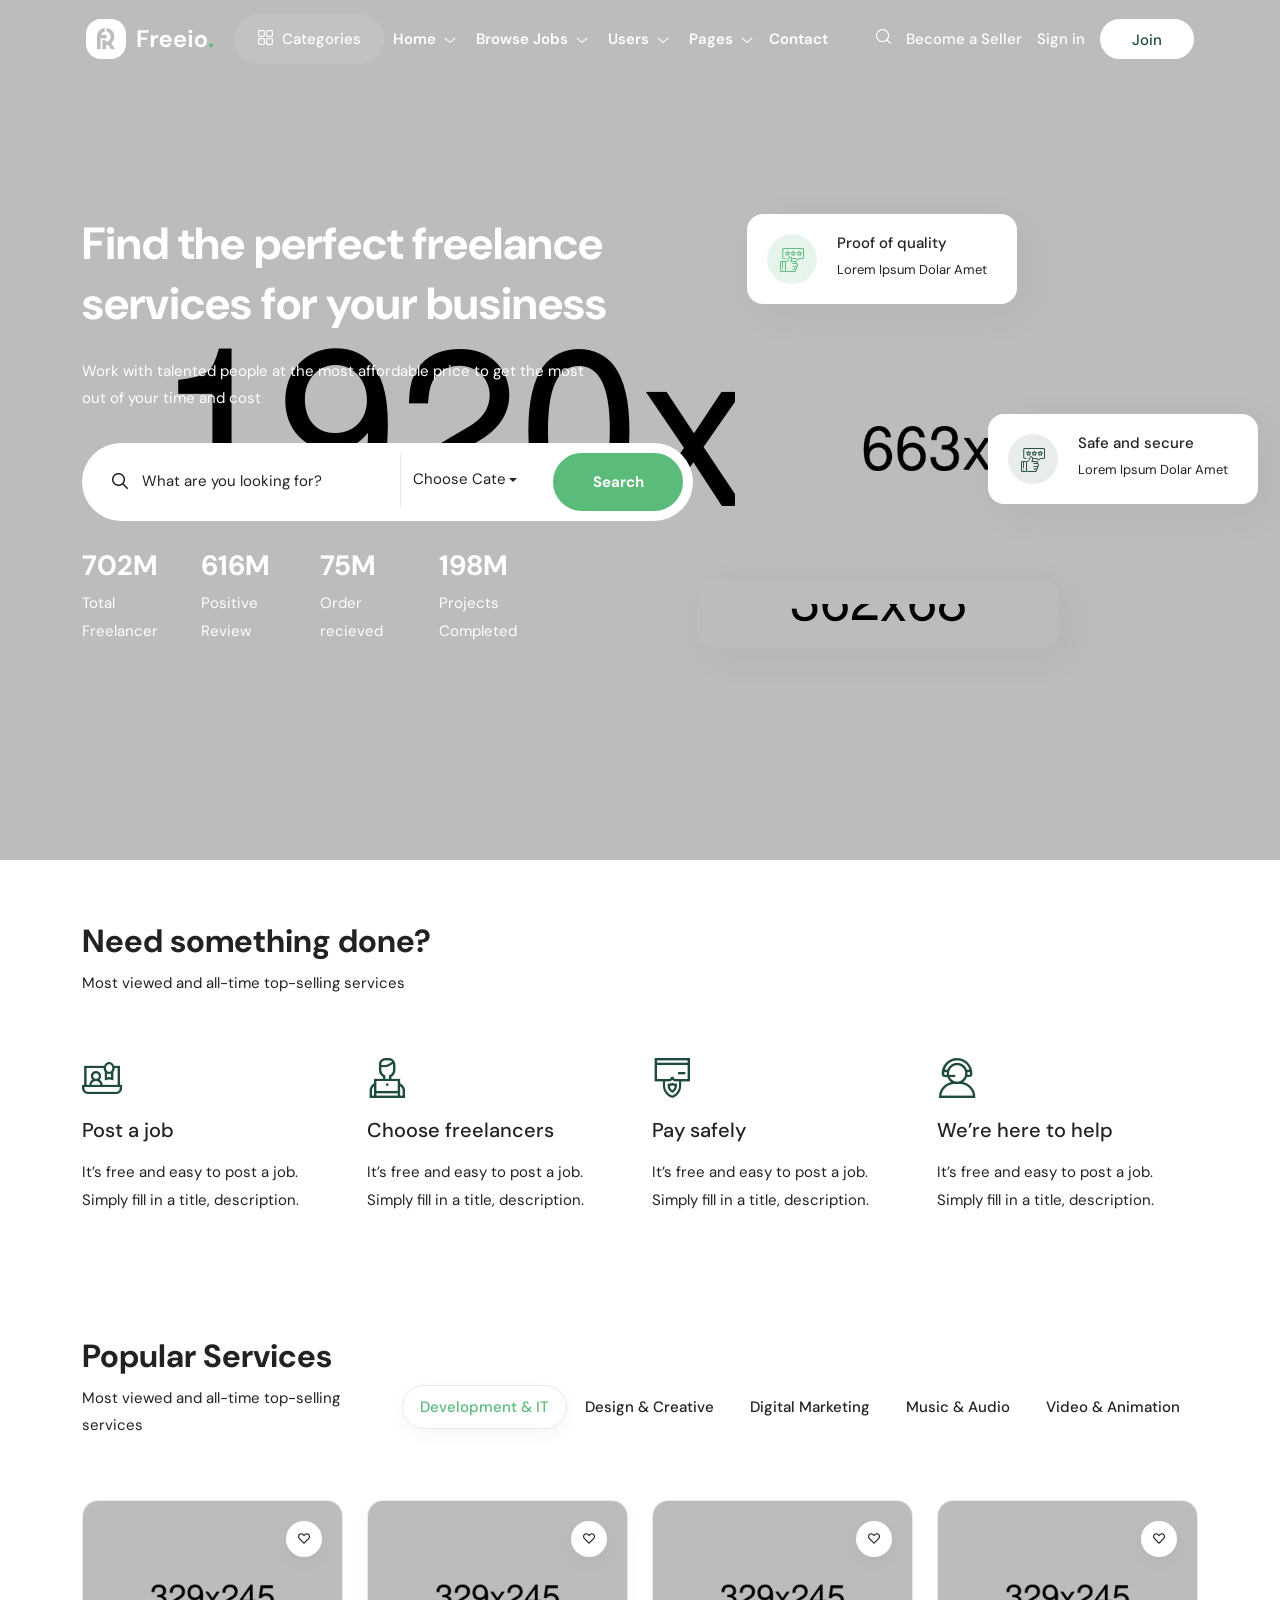
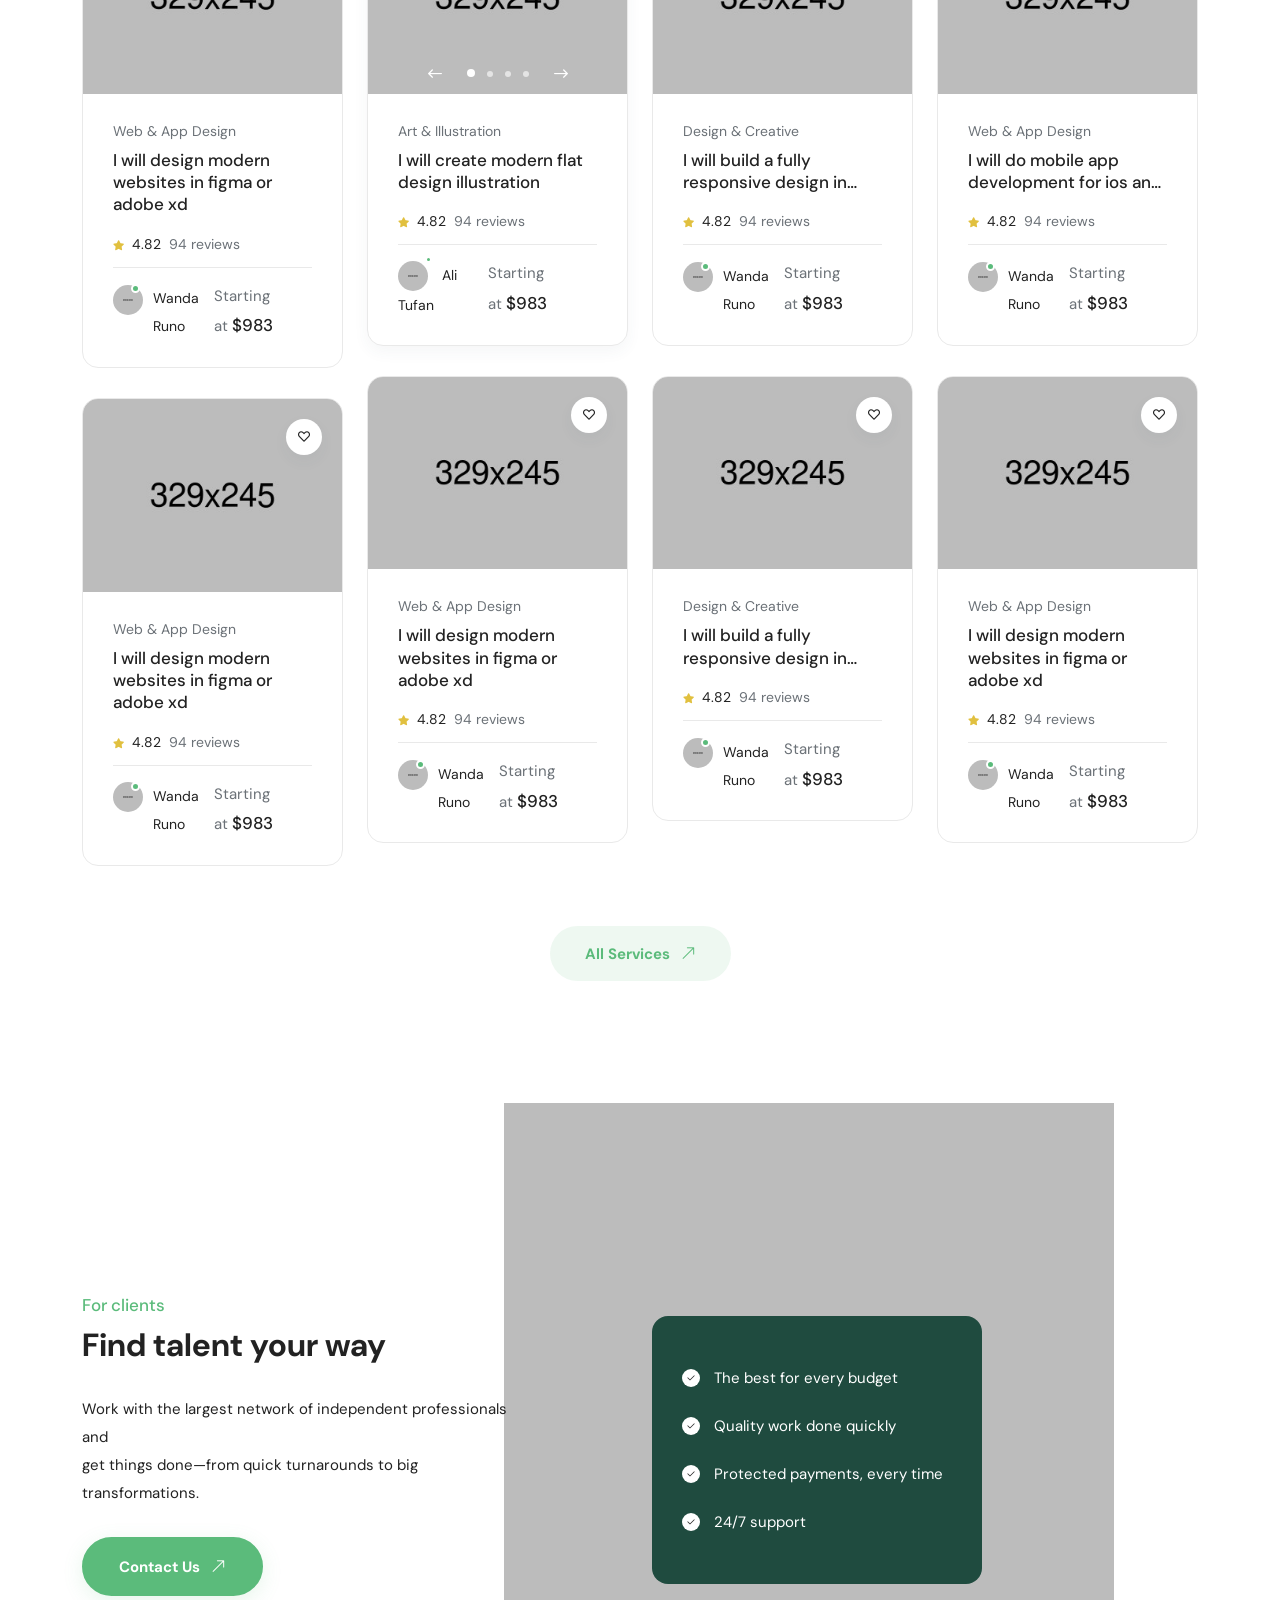
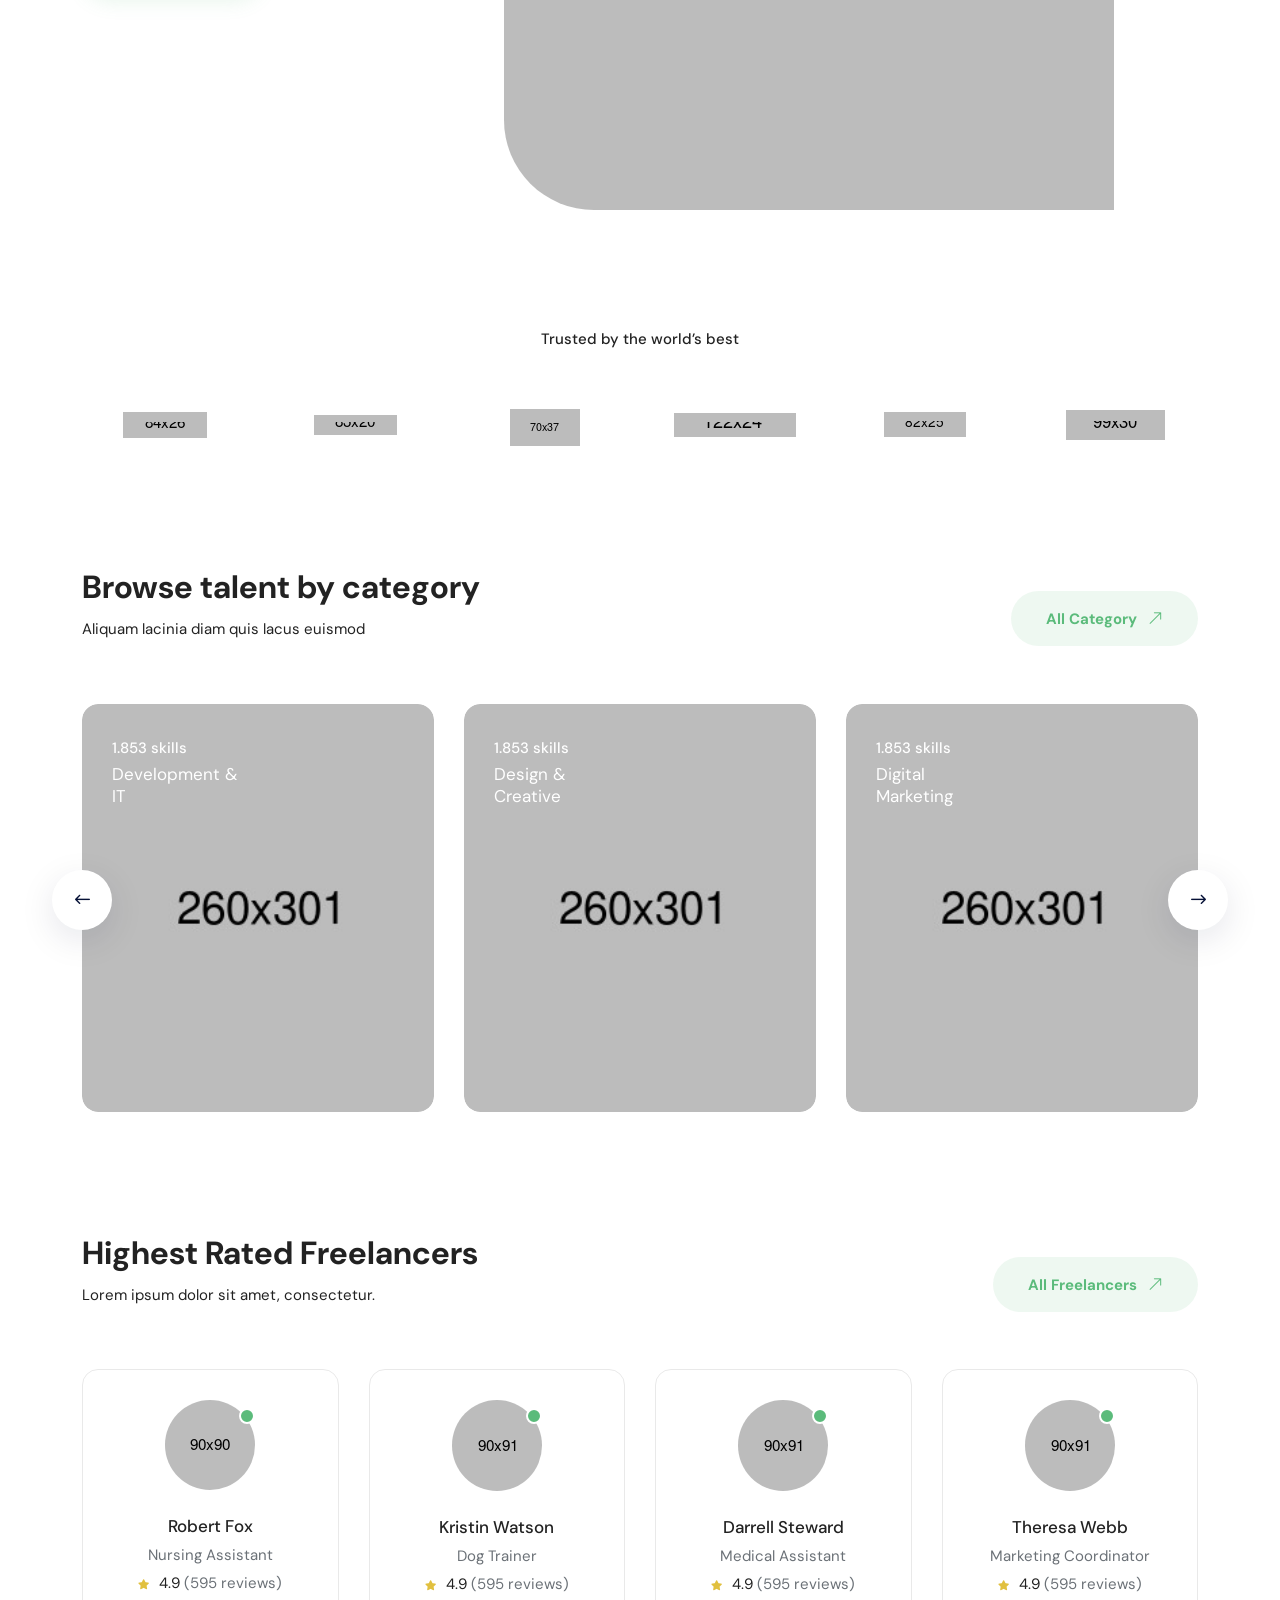
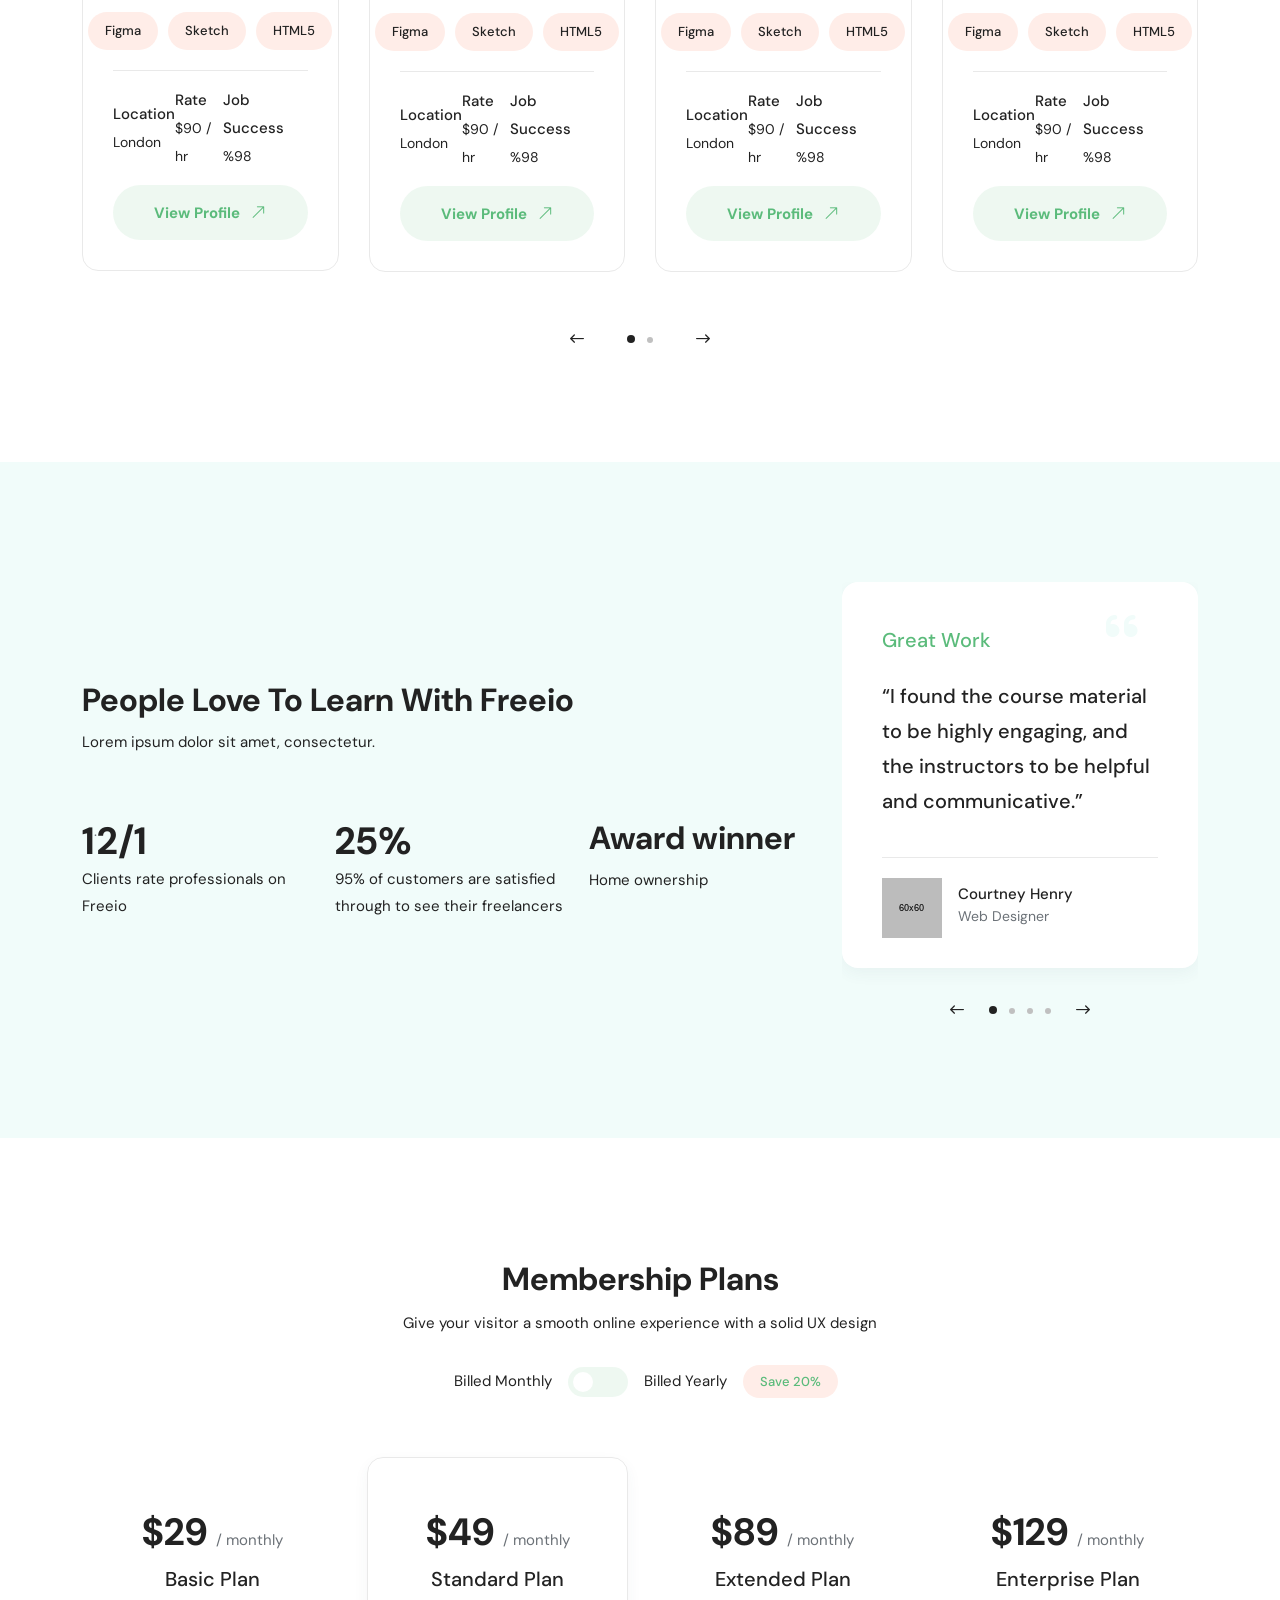
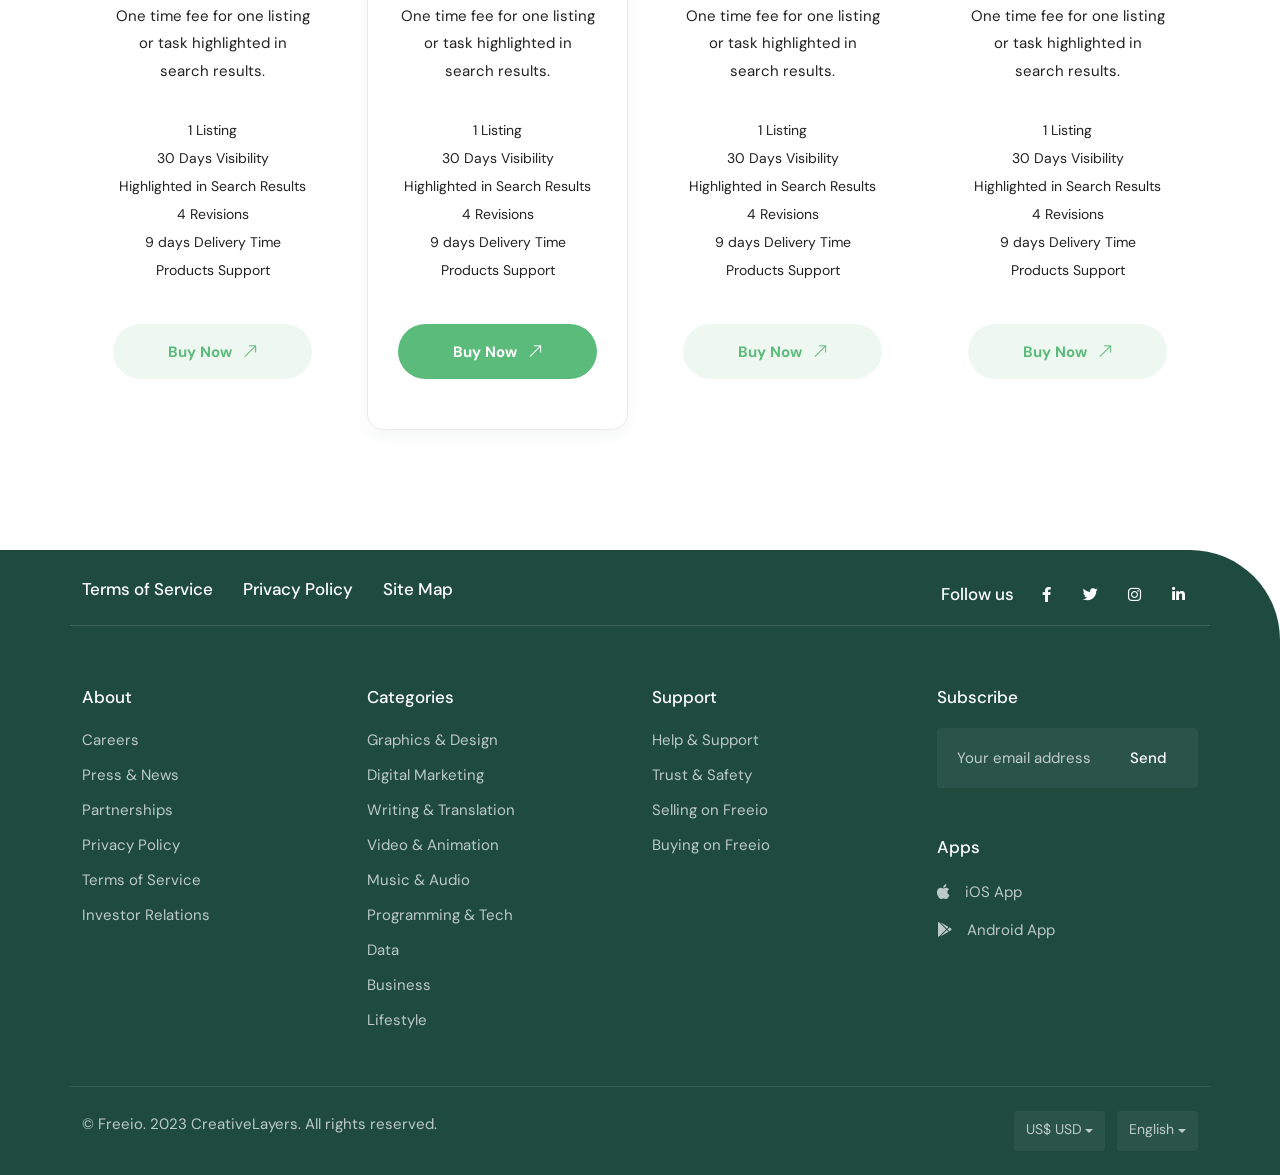
<file: main-files 2/html/index2.html>
<!DOCTYPE html>
<html dir="ltr" lang="en">
<head>
<meta charset="utf-8">
<meta http-equiv="X-UA-Compatible" content="IE=edge">
<meta name="viewport" content="width=device-width, initial-scale=1">
<meta name="keywords" content="bidding, fiverr, freelance marketplace, freelancers, freelancing, gigs, hiring, job board, job portal, job posting, jobs marketplace, peopleperhour, proposals, sell services, upwork">
<meta name="description" content="Freeio - Freelance Marketplace HTML Template">
<meta name="CreativeLayers" content="ATFN">
<!-- css file -->
<link rel="stylesheet" href="css/bootstrap.min.css">
<link rel="stylesheet" href="css/jquery-ui.min.css">
<link rel="stylesheet" href="css/ace-responsive-menu.css">
<link rel="stylesheet" href="css/menu.css">
<link rel="stylesheet" href="css/fontawesome.css">
<link rel="stylesheet" href="css/flaticon.css">
<link rel="stylesheet" href="css/bootstrap-select.min.css">
<link rel="stylesheet" href="css/animate.css">
<link rel="stylesheet" href="css/slider.css">
<link rel="stylesheet" href="css/style.css">
<link rel="stylesheet" href="css/ud-custom-spacing.css">
<!-- Responsive stylesheet -->
<link rel="stylesheet" href="css/responsive.css">
<!-- Title -->
<title>Freeio - Freelance Marketplace HTML Template</title>
<!-- Favicon -->
<link href="images/favicon.ico" sizes="128x128" rel="shortcut icon" type="image/x-icon" />
<link href="images/favicon.ico" sizes="128x128" rel="shortcut icon" />
<!-- Apple Touch Icon -->
<link href="images/apple-touch-icon-60x60.png" sizes="60x60" rel="apple-touch-icon">
<link href="images/apple-touch-icon-72x72.png" sizes="72x72" rel="apple-touch-icon">
<link href="images/apple-touch-icon-114x114.png" sizes="114x114" rel="apple-touch-icon">
<link href="images/apple-touch-icon-180x180.png" sizes="180x180" rel="apple-touch-icon">

<!-- HTML5 shim and Respond.js for IE8 support of HTML5 elements and media queries -->
<!-- WARNING: Respond.js doesn't work if you view the page via file:// -->
<!--[if lt IE 9]>
<script src="https://oss.maxcdn.com/html5shiv/3.7.3/html5shiv.min.js"></script>
<script src="https://oss.maxcdn.com/respond/1.4.2/respond.min.js"></script>
<![endif]-->

</head>
<body>
<div class="wrapper ovh">
  <div class="preloader"></div>
  
  <!-- Main Header Nav -->
  <header class="header-nav nav-homepage-style stricky main-menu border-0">
    <!-- Ace Responsive Menu -->
    <nav class="posr"> 
      <div class="container posr">
        <div class="row align-items-center justify-content-between">
          <div class="col-auto px-0 px-xl-3">
            <div class="d-flex align-items-center justify-content-between">
              <div class="logos">
                <a class="header-logo logo1" href="index.html"><img src="images/header-logo.svg" alt="Header Logo"></a>
                <a class="header-logo logo2" href="index.html"><img src="images/header-logo2.svg" alt="Header Logo"></a>
              </div>
              <div class="home1_style at-home2">
                <div id="mega-menu">
                  <div class="text-center"><a class="btn-mega fw500 text-white" href="#"><span class="pr5 fz15 vam flaticon-menu"></span> Categories</a></div>
                  <ul class="menu ps-0">
                    <li> <a class="dropdown" href="#"> <span class="menu-icn flaticon-developer"></span> <span class="menu-title">Development & IT</span> </a>
                      <div class="drop-menu d-flex justify-content-between">
                        <div class="one-third">
                          <div class="h6 cat-title">Web & App Design</div>
                          <ul class="ps-0 mb40">
                            <li><a href="#">Website Design</a></li>
                            <li><a href="#">App DesignUX Design</a></li>
                            <li><a href="#">Landing Page Design</a></li>
                            <li><a href="#">Icon Design</a></li>
                          </ul>
                          <div class="h6 cat-title">Marketing Design</div>
                          <ul class="ps-0 mb-0">
                            <li><a href="#">Social Media Design</a></li>
                            <li><a href="#">Email Design</a></li>
                            <li><a href="#">Web Banners</a></li>
                            <li><a href="#">Signage Design</a></li>
                          </ul>
                        </div>
                        <div class="one-third">
                          <div class="h6 cat-title">Art & Illustration</div>
                          <ul class="ps-0 mb40">
                            <li><a href="#">Illustration</a></li>
                            <li><a href="#">NFT Art</a></li>
                            <li><a href="#">Pattern Design</a></li>
                            <li><a href="#">Portraits & Caricatures</a></li>
                            <li><a href="#">Cartoons & Comics</a></li>
                            <li><a href="#">Tattoo Design</a></li>
                            <li><a href="#">Storyboards</a></li>
                          </ul>
                          <div class="h6 cat-title">Gaming</div>
                          <ul class="ps-0 mb-0">
                            <li><a href="#">Game Art</a></li>
                            <li><a href="#">Graphics for Streamers</a></li>
                            <li><a href="#">Twitch Store</a></li>
                          </ul>
                        </div>
                        <div class="one-third">
                          <div class="h6 cat-title">Visual Design</div>
                          <ul class="ps-0 mb40">
                            <li><a href="#">Image Editing</a></li>
                            <li><a href="#">Presentation Design</a></li>
                            <li><a href="#">Infographic Design</a></li>
                            <li><a href="#">Vector Tracing</a></li>
                            <li><a href="#">Resume Design</a></li>
                          </ul>
                          <div class="h6 cat-title">Print Design</div>
                          <ul class="ps-0 mb-0">
                            <li><a href="#">T-Shirts & Merchandise</a></li>
                            <li><a href="#">Flyer Design</a></li>
                            <li><a href="#">Brochure Design</a></li>
                            <li><a href="#">Poster Design</a></li>
                            <li><a href="#">Catalog Design</a></li>
                          </ul>
                        </div>
                      </div>
                    </li>
                    <li> <a class="dropdown" href="#"> <span class="menu-icn flaticon-web-design-1"></span> <span class="menu-title">Design & Creative</span> </a>
                      <div class="drop-menu d-flex justify-content-between">
                        <div class="one-third">
                          <div class="h6 cat-title">Web & App Design</div>
                          <ul class="ps-0 mb40">
                            <li><a href="#">Website Design</a></li>
                            <li><a href="#">App DesignUX Design</a></li>
                            <li><a href="#">Landing Page Design</a></li>
                            <li><a href="#">Icon Design</a></li>
                          </ul>
                          <div class="h6 cat-title">Marketing Design</div>
                          <ul class="ps-0 mb-0">
                            <li><a href="#">Social Media Design</a></li>
                            <li><a href="#">Email Design</a></li>
                            <li><a href="#">Web Banners</a></li>
                            <li><a href="#">Signage Design</a></li>
                          </ul>
                        </div>
                        <div class="one-third">
                          <div class="h6 cat-title">Art & Illustration</div>
                          <ul class="ps-0 mb40">
                            <li><a href="#">Illustration</a></li>
                            <li><a href="#">NFT Art</a></li>
                            <li><a href="#">Pattern Design</a></li>
                            <li><a href="#">Portraits & Caricatures</a></li>
                            <li><a href="#">Cartoons & Comics</a></li>
                            <li><a href="#">Tattoo Design</a></li>
                            <li><a href="#">Storyboards</a></li>
                          </ul>
                          <div class="h6 cat-title">Gaming</div>
                          <ul class="ps-0 mb-0">
                            <li><a href="#">Game Art</a></li>
                            <li><a href="#">Graphics for Streamers</a></li>
                            <li><a href="#">Twitch Store</a></li>
                          </ul>
                        </div>
                        <div class="one-third">
                          <div class="h6 cat-title">Visual Design</div>
                          <ul class="ps-0 mb40">
                            <li><a href="#">Image Editing</a></li>
                            <li><a href="#">Presentation Design</a></li>
                            <li><a href="#">Infographic Design</a></li>
                            <li><a href="#">Vector Tracing</a></li>
                            <li><a href="#">Resume Design</a></li>
                          </ul>
                          <div class="h6 cat-title">Print Design</div>
                          <ul class="ps-0 mb-0">
                            <li><a href="#">T-Shirts & Merchandise</a></li>
                            <li><a href="#">Flyer Design</a></li>
                            <li><a href="#">Brochure Design</a></li>
                            <li><a href="#">Poster Design</a></li>
                            <li><a href="#">Catalog Design</a></li>
                          </ul>
                        </div>
                      </div>
                    </li>
                    <li> <a class="dropdown" href="#"> <span class="menu-icn flaticon-digital-marketing"></span> <span class="menu-title">Digital Marketing</span> </a>
                      <div class="drop-menu d-flex justify-content-between">
                        <div class="one-third">
                          <div class="h6 cat-title">Web & App Design</div>
                          <ul class="ps-0 mb40">
                            <li><a href="#">Website Design</a></li>
                            <li><a href="#">App DesignUX Design</a></li>
                            <li><a href="#">Landing Page Design</a></li>
                            <li><a href="#">Icon Design</a></li>
                          </ul>
                          <div class="h6 cat-title">Marketing Design</div>
                          <ul class="ps-0 mb-0">
                            <li><a href="#">Social Media Design</a></li>
                            <li><a href="#">Email Design</a></li>
                            <li><a href="#">Web Banners</a></li>
                            <li><a href="#">Signage Design</a></li>
                          </ul>
                        </div>
                        <div class="one-third">
                          <div class="h6 cat-title">Art & Illustration</div>
                          <ul class="ps-0 mb40">
                            <li><a href="#">Illustration</a></li>
                            <li><a href="#">NFT Art</a></li>
                            <li><a href="#">Pattern Design</a></li>
                            <li><a href="#">Portraits & Caricatures</a></li>
                            <li><a href="#">Cartoons & Comics</a></li>
                            <li><a href="#">Tattoo Design</a></li>
                            <li><a href="#">Storyboards</a></li>
                          </ul>
                          <div class="h6 cat-title">Gaming</div>
                          <ul class="ps-0 mb-0">
                            <li><a href="#">Game Art</a></li>
                            <li><a href="#">Graphics for Streamers</a></li>
                            <li><a href="#">Twitch Store</a></li>
                          </ul>
                        </div>
                        <div class="one-third">
                          <div class="h6 cat-title">Visual Design</div>
                          <ul class="ps-0 mb40">
                            <li><a href="#">Image Editing</a></li>
                            <li><a href="#">Presentation Design</a></li>
                            <li><a href="#">Infographic Design</a></li>
                            <li><a href="#">Vector Tracing</a></li>
                            <li><a href="#">Resume Design</a></li>
                          </ul>
                          <div class="h6 cat-title">Print Design</div>
                          <ul class="ps-0 mb-0">
                            <li><a href="#">T-Shirts & Merchandise</a></li>
                            <li><a href="#">Flyer Design</a></li>
                            <li><a href="#">Brochure Design</a></li>
                            <li><a href="#">Poster Design</a></li>
                            <li><a href="#">Catalog Design</a></li>
                          </ul>
                        </div>
                      </div>
                    </li>
                    <li> <a class="dropdown" href="#"> <span class="menu-icn flaticon-translator"></span> <span class="menu-title">Writing & Translation</span> </a>
                      <div class="drop-menu d-flex justify-content-between">
                        <div class="one-third">
                          <div class="h6 cat-title">Web & App Design</div>
                          <ul class="ps-0 mb40">
                            <li><a href="#">Website Design</a></li>
                            <li><a href="#">App DesignUX Design</a></li>
                            <li><a href="#">Landing Page Design</a></li>
                            <li><a href="#">Icon Design</a></li>
                          </ul>
                          <div class="h6 cat-title">Marketing Design</div>
                          <ul class="ps-0 mb-0">
                            <li><a href="#">Social Media Design</a></li>
                            <li><a href="#">Email Design</a></li>
                            <li><a href="#">Web Banners</a></li>
                            <li><a href="#">Signage Design</a></li>
                          </ul>
                        </div>
                        <div class="one-third">
                          <div class="h6 cat-title">Art & Illustration</div>
                          <ul class="ps-0 mb40">
                            <li><a href="#">Illustration</a></li>
                            <li><a href="#">NFT Art</a></li>
                            <li><a href="#">Pattern Design</a></li>
                            <li><a href="#">Portraits & Caricatures</a></li>
                            <li><a href="#">Cartoons & Comics</a></li>
                            <li><a href="#">Tattoo Design</a></li>
                            <li><a href="#">Storyboards</a></li>
                          </ul>
                          <div class="h6 cat-title">Gaming</div>
                          <ul class="ps-0 mb-0">
                            <li><a href="#">Game Art</a></li>
                            <li><a href="#">Graphics for Streamers</a></li>
                            <li><a href="#">Twitch Store</a></li>
                          </ul>
                        </div>
                        <div class="one-third">
                          <div class="h6 cat-title">Visual Design</div>
                          <ul class="ps-0 mb40">
                            <li><a href="#">Image Editing</a></li>
                            <li><a href="#">Presentation Design</a></li>
                            <li><a href="#">Infographic Design</a></li>
                            <li><a href="#">Vector Tracing</a></li>
                            <li><a href="#">Resume Design</a></li>
                          </ul>
                          <div class="h6 cat-title">Print Design</div>
                          <ul class="ps-0 mb-0">
                            <li><a href="#">T-Shirts & Merchandise</a></li>
                            <li><a href="#">Flyer Design</a></li>
                            <li><a href="#">Brochure Design</a></li>
                            <li><a href="#">Poster Design</a></li>
                            <li><a href="#">Catalog Design</a></li>
                          </ul>
                        </div>
                      </div>
                    </li>
                    <li> <a class="dropdown" href="#"> <span class="menu-icn flaticon-microphone"></span> <span class="menu-title">Music & Audio</span> </a>
                      <div class="drop-menu d-flex justify-content-between">
                        <div class="one-third">
                          <div class="h6 cat-title">Web & App Design</div>
                          <ul class="ps-0 mb40">
                            <li><a href="#">Website Design</a></li>
                            <li><a href="#">App DesignUX Design</a></li>
                            <li><a href="#">Landing Page Design</a></li>
                            <li><a href="#">Icon Design</a></li>
                          </ul>
                          <div class="h6 cat-title">Marketing Design</div>
                          <ul class="ps-0 mb-0">
                            <li><a href="#">Social Media Design</a></li>
                            <li><a href="#">Email Design</a></li>
                            <li><a href="#">Web Banners</a></li>
                            <li><a href="#">Signage Design</a></li>
                          </ul>
                        </div>
                        <div class="one-third">
                          <div class="h6 cat-title">Art & Illustration</div>
                          <ul class="ps-0 mb40">
                            <li><a href="#">Illustration</a></li>
                            <li><a href="#">NFT Art</a></li>
                            <li><a href="#">Pattern Design</a></li>
                            <li><a href="#">Portraits & Caricatures</a></li>
                            <li><a href="#">Cartoons & Comics</a></li>
                            <li><a href="#">Tattoo Design</a></li>
                            <li><a href="#">Storyboards</a></li>
                          </ul>
                          <div class="h6 cat-title">Gaming</div>
                          <ul class="ps-0 mb-0">
                            <li><a href="#">Game Art</a></li>
                            <li><a href="#">Graphics for Streamers</a></li>
                            <li><a href="#">Twitch Store</a></li>
                          </ul>
                        </div>
                        <div class="one-third">
                          <div class="h6 cat-title">Visual Design</div>
                          <ul class="ps-0 mb40">
                            <li><a href="#">Image Editing</a></li>
                            <li><a href="#">Presentation Design</a></li>
                            <li><a href="#">Infographic Design</a></li>
                            <li><a href="#">Vector Tracing</a></li>
                            <li><a href="#">Resume Design</a></li>
                          </ul>
                          <div class="h6 cat-title">Print Design</div>
                          <ul class="ps-0 mb-0">
                            <li><a href="#">T-Shirts & Merchandise</a></li>
                            <li><a href="#">Flyer Design</a></li>
                            <li><a href="#">Brochure Design</a></li>
                            <li><a href="#">Poster Design</a></li>
                            <li><a href="#">Catalog Design</a></li>
                          </ul>
                        </div>
                      </div>
                    </li>
                    <li> <a class="dropdown" href="#"> <span class="menu-icn flaticon-video-file"></span> <span class="menu-title">Video & Animation</span> </a>
                      <div class="drop-menu d-flex justify-content-between">
                        <div class="one-third">
                          <div class="h6 cat-title">Web & App Design</div>
                          <ul class="ps-0 mb40">
                            <li><a href="#">Website Design</a></li>
                            <li><a href="#">App DesignUX Design</a></li>
                            <li><a href="#">Landing Page Design</a></li>
                            <li><a href="#">Icon Design</a></li>
                          </ul>
                          <div class="h6 cat-title">Marketing Design</div>
                          <ul class="ps-0 mb-0">
                            <li><a href="#">Social Media Design</a></li>
                            <li><a href="#">Email Design</a></li>
                            <li><a href="#">Web Banners</a></li>
                            <li><a href="#">Signage Design</a></li>
                          </ul>
                        </div>
                        <div class="one-third">
                          <div class="h6 cat-title">Art & Illustration</div>
                          <ul class="ps-0 mb40">
                            <li><a href="#">Illustration</a></li>
                            <li><a href="#">NFT Art</a></li>
                            <li><a href="#">Pattern Design</a></li>
                            <li><a href="#">Portraits & Caricatures</a></li>
                            <li><a href="#">Cartoons & Comics</a></li>
                            <li><a href="#">Tattoo Design</a></li>
                            <li><a href="#">Storyboards</a></li>
                          </ul>
                          <div class="h6 cat-title">Gaming</div>
                          <ul class="ps-0 mb-0">
                            <li><a href="#">Game Art</a></li>
                            <li><a href="#">Graphics for Streamers</a></li>
                            <li><a href="#">Twitch Store</a></li>
                          </ul>
                        </div>
                        <div class="one-third">
                          <div class="h6 cat-title">Visual Design</div>
                          <ul class="ps-0 mb40">
                            <li><a href="#">Image Editing</a></li>
                            <li><a href="#">Presentation Design</a></li>
                            <li><a href="#">Infographic Design</a></li>
                            <li><a href="#">Vector Tracing</a></li>
                            <li><a href="#">Resume Design</a></li>
                          </ul>
                          <div class="h6 cat-title">Print Design</div>
                          <ul class="ps-0 mb-0">
                            <li><a href="#">T-Shirts & Merchandise</a></li>
                            <li><a href="#">Flyer Design</a></li>
                            <li><a href="#">Brochure Design</a></li>
                            <li><a href="#">Poster Design</a></li>
                            <li><a href="#">Catalog Design</a></li>
                          </ul>
                        </div>
                      </div>
                    </li>
                    <li> <a class="dropdown" href="#"> <span class="menu-icn flaticon-ruler"></span> <span class="menu-title">Engineering & Architecture</span> </a>
                      <div class="drop-menu d-flex justify-content-between">
                        <div class="one-third">
                          <div class="h6 cat-title">Web & App Design</div>
                          <ul class="ps-0 mb40">
                            <li><a href="#">Website Design</a></li>
                            <li><a href="#">App DesignUX Design</a></li>
                            <li><a href="#">Landing Page Design</a></li>
                            <li><a href="#">Icon Design</a></li>
                          </ul>
                          <div class="h6 cat-title">Marketing Design</div>
                          <ul class="ps-0 mb-0">
                            <li><a href="#">Social Media Design</a></li>
                            <li><a href="#">Email Design</a></li>
                            <li><a href="#">Web Banners</a></li>
                            <li><a href="#">Signage Design</a></li>
                          </ul>
                        </div>
                        <div class="one-third">
                          <div class="h6 cat-title">Art & Illustration</div>
                          <ul class="ps-0 mb40">
                            <li><a href="#">Illustration</a></li>
                            <li><a href="#">NFT Art</a></li>
                            <li><a href="#">Pattern Design</a></li>
                            <li><a href="#">Portraits & Caricatures</a></li>
                            <li><a href="#">Cartoons & Comics</a></li>
                            <li><a href="#">Tattoo Design</a></li>
                            <li><a href="#">Storyboards</a></li>
                          </ul>
                          <div class="h6 cat-title">Gaming</div>
                          <ul class="ps-0 mb-0">
                            <li><a href="#">Game Art</a></li>
                            <li><a href="#">Graphics for Streamers</a></li>
                            <li><a href="#">Twitch Store</a></li>
                          </ul>
                        </div>
                        <div class="one-third">
                          <div class="h6 cat-title">Visual Design</div>
                          <ul class="ps-0 mb40">
                            <li><a href="#">Image Editing</a></li>
                            <li><a href="#">Presentation Design</a></li>
                            <li><a href="#">Infographic Design</a></li>
                            <li><a href="#">Vector Tracing</a></li>
                            <li><a href="#">Resume Design</a></li>
                          </ul>
                          <div class="h6 cat-title">Print Design</div>
                          <ul class="ps-0 mb-0">
                            <li><a href="#">T-Shirts & Merchandise</a></li>
                            <li><a href="#">Flyer Design</a></li>
                            <li><a href="#">Brochure Design</a></li>
                            <li><a href="#">Poster Design</a></li>
                            <li><a href="#">Catalog Design</a></li>
                          </ul>
                        </div>
                      </div>
                    </li>
                    <li> <a class="dropdown" href="#"> <span class="menu-icn flaticon-goal"></span> <span class="menu-title">Finance & Accounting</span> </a>
                      <div class="drop-menu d-flex justify-content-between">
                        <div class="one-third">
                          <div class="h6 cat-title">Web & App Design</div>
                          <ul class="ps-0 mb40">
                            <li><a href="#">Website Design</a></li>
                            <li><a href="#">App DesignUX Design</a></li>
                            <li><a href="#">Landing Page Design</a></li>
                            <li><a href="#">Icon Design</a></li>
                          </ul>
                          <div class="h6 cat-title">Marketing Design</div>
                          <ul class="ps-0 mb-0">
                            <li><a href="#">Social Media Design</a></li>
                            <li><a href="#">Email Design</a></li>
                            <li><a href="#">Web Banners</a></li>
                            <li><a href="#">Signage Design</a></li>
                          </ul>
                        </div>
                        <div class="one-third">
                          <div class="h6 cat-title">Art & Illustration</div>
                          <ul class="ps-0 mb40">
                            <li><a href="#">Illustration</a></li>
                            <li><a href="#">NFT Art</a></li>
                            <li><a href="#">Pattern Design</a></li>
                            <li><a href="#">Portraits & Caricatures</a></li>
                            <li><a href="#">Cartoons & Comics</a></li>
                            <li><a href="#">Tattoo Design</a></li>
                            <li><a href="#">Storyboards</a></li>
                          </ul>
                          <div class="h6 cat-title">Gaming</div>
                          <ul class="ps-0 mb-0">
                            <li><a href="#">Game Art</a></li>
                            <li><a href="#">Graphics for Streamers</a></li>
                            <li><a href="#">Twitch Store</a></li>
                          </ul>
                        </div>
                        <div class="one-third">
                          <div class="h6 cat-title">Visual Design</div>
                          <ul class="ps-0 mb40">
                            <li><a href="#">Image Editing</a></li>
                            <li><a href="#">Presentation Design</a></li>
                            <li><a href="#">Infographic Design</a></li>
                            <li><a href="#">Vector Tracing</a></li>
                            <li><a href="#">Resume Design</a></li>
                          </ul>
                          <div class="h6 cat-title">Print Design</div>
                          <ul class="ps-0 mb-0">
                            <li><a href="#">T-Shirts & Merchandise</a></li>
                            <li><a href="#">Flyer Design</a></li>
                            <li><a href="#">Brochure Design</a></li>
                            <li><a href="#">Poster Design</a></li>
                            <li><a href="#">Catalog Design</a></li>
                          </ul>
                        </div>
                      </div>
                    </li>
                  </ul>
                </div>
              </div>
              <!-- Responsive Menu Structure-->
              <ul id="respMenu" class="ace-responsive-menu" data-menu-style="horizontal">
                <li class="visible_list"> <a class="list-item" href="#"><span class="title">Home</span></a>
                  <!-- Level Two-->
                  <ul>
                    <li><a href="index.html">Home V1</a></li>
                    <li><a href="index2.html">Home V2</a></li>
                    <li><a href="index3.html">Home V3</a></li>
                    <li><a href="index4.html">Home V4</a></li>
                    <li><a href="index5.html">Home V5</a></li>
                    <li><a href="index6.html">Home V6</a></li>
                    <li><a href="index7.html">Home V7</a></li>
                    <li><a href="index8.html">Home V8</a></li>
                    <li><a href="index9.html">Home V9</a></li>
                    <li><a href="index10.html">Home V10</a></li>
                    <li><a href="index11.html">Home V11</a></li>
                    <li><a href="index12.html">Home V12</a></li>
                    <li><a href="index13.html">Home V13</a></li>
                    <li><a href="index14.html">Home V14</a></li>
                    <li><a href="index15.html">Home V15</a></li>
                    <li><a href="index16.html">Home V16</a></li>
                    <li><a href="index17.html">Home V17</a></li>
                    <li><a href="index18.html">Home V18</a></li>
                    <li><a href="index19.html">Home V19</a></li>
                    <li><a href="index20.html">Home V20</a></li>
                  </ul>
                </li>
                <li class="visible_list"> <a class="list-item" href="#"><span class="title">Browse Jobs</span></a>
                  <ul >
                    <li> <a href="#"><span class="title">Services</span></a>
                      <ul>
                        <li><a href="page-service-v1.html">Service v1</a></li>
                        <li><a href="page-service-v2.html">Service v2</a></li>
                        <li><a href="page-service-v3.html">Service v3</a></li>
                        <li><a href="page-service-v4.html">Service v4</a></li>
                        <li><a href="page-service-v5.html">Service v5</a></li>
                        <li><a href="page-service-v6.html">Service v6</a></li>
                        <li><a href="page-service-v7.html">Service v7</a></li>
                        <li><a href="page-service-all.html">Service All</a></li>
                        <li><a href="page-service-single.html">Service Single</a></li>
                        <li><a href="page-service-single-v1.html">Single V1</a></li>
                        <li><a href="page-service-single-v2.html">Single V2</a></li>
                      </ul>
                    </li>
                    <li> <a href="#"><span class="title">Projects</span></a>
                      <ul>
                        <li><a href="page-project-v1.html">Project v1</a></li>
                        <li><a href="page-project-list-v1.html">List v1</a></li>
                        <li><a href="page-project-list-v2.html">List v2</a></li>
                        <li><a href="page-project-list-v3.html">List v3</a></li>
                        <li><a href="page-project-single.html">Project Single</a></li>
                        <li><a href="page-project-single-v1.html">Single V1</a></li>
                        <li><a href="page-project-single-v2.html">Single V2</a></li>
                      </ul>
                    </li>
                    <li> <a href="#"><span class="title">Job View</span></a>
                      <ul>
                        <li><a href="page-job-list-v1.html">Job list v1</a></li>
                        <li><a href="page-job-list-v2.html">Job list v2</a></li>
                        <li><a href="page-job-list-v3.html">Job list V3</a></li>
                        <li><a href="page-job-list-single.html">Job Single</a></li>
                      </ul>
                    </li>
                  </ul>
                </li>
                <li class="visible_list"> <a class="list-item" href="#"><span class="title">Users</span></a>
                  <ul>
                    <li> <a href="#"><span class="title">Dashboard</span></a>
                      <ul>
                        <li><a href="page-dashboard.html">Dashboard</a></li>
                        <li><a href="page-dashboard-proposal.html">Proposal</a></li>
                        <li><a href="page-dashboard-save.html">Saved</a></li>
                        <li><a href="page-dashboard-message.html">Message</a></li>
                        <li><a href="page-dashboard-reviews.html">Reviews</a></li>
                        <li><a href="page-dashboard-invoice.html">Invoice</a></li>
                        <li><a href="page-dashboard-payouts.html">Payouts</a></li>
                        <li><a href="page-dashboard-statement.html">Statement</a></li>
                        <li><a href="page-dashboard-manage-service.html">Manage Service</a></li>
                        <li><a href="page-dashboard-add-service.html">Add Services</a></li>
                        <li><a href="page-dashboard-manage-jobs.html">Manage Jobs</a></li>
                        <li><a href="page-dashboard-manage-project.html">Manage Project</a></li>
                        <li><a href="page-dashboard-create-project.html">Create Project</a></li>
                        <li><a href="page-dashboard-profile.html">My Profile</a></li>
                      </ul>
                    </li>
                    <li> <a href="#"><span class="title">Employee</span></a>
                      <ul>
                        <li><a href="page-employee-v1.html">Employee V1</a></li>
                        <li><a href="page-employee-v2.html">Employee V2</a></li>
                        <li><a href="page-employee-single.html">Employee Single</a></li>
                      </ul>
                    </li>
                    <li> <a href="#"><span class="title">Freelancer</span></a>
                      <ul>
                        <li><a href="page-freelancer-v1.html">Freelancer V1</a></li>
                        <li><a href="page-freelancer-v2.html">Freelancer V2</a></li>
                        <li><a href="page-freelancer-v3.html">Freelancer V3</a></li>
                        <li><a href="page-freelancer-list-v1.html">List V1</a></li>
                        <li><a href="page-freelancer-list-v2.html">List V2</a></li>
                        <li><a href="page-freelancer-list-v3.html">List V3</a></li>
                        <li><a href="page-freelancer-single.html">Freelancer Single</a></li>
                        <li><a href="page-freelancer-single-v1.html">Single V1</a></li>
                        <li><a href="page-freelancer-single-v2.html">Single V2</a></li>
                      </ul>
                    </li>
                    <li> <a href="page-become-seller.html"><span class="title">Become Seller</span></a></li>
                  </ul>
                </li>
                <li class="visible_list"> <a class="list-item" href="#"><span class="title">Pages</span></a>
                  <ul>
                    <li> <a href="#"><span class="title">About</span></a>
                      <ul>
                        <li><a href="page-about.html">About v1</a></li>
                        <li><a href="page-about-v2.html">About v2</a></li>
                      </ul>
                    </li>
                    <li> <a href="#"><span class="title">Blog</span></a>
                      <ul>
                        <li><a href="page-blog-v1.html">List V1</a></li>
                        <li><a href="page-blog-v2.html">List V2</a></li>
                        <li><a href="page-blog-v3.html">List V3</a></li>
                        <li><a href="page-blog-single.html">Single</a></li>
                      </ul>
                    </li>
                    <li> <a href="#"><span class="title">Shop</span></a>
                      <ul>
                        <li><a href="page-shop.html">List</a></li>
                        <li><a href="page-shop-single.html">Single</a></li>
                        <li><a href="page-shop-cart.html">Cart</a></li>
                        <li><a href="page-shop-checkout.html">Checkout</a></li>
                        <li><a href="page-shop-order.html">Order</a></li>
                      </ul>
                    </li>
                    <li><a href="page-contact.html">Contact</a></li>
                    <li><a href="page-error.html">404</a></li>
                    <li><a href="page-faq.html">Faq</a></li>
                    <li><a href="page-help.html">Help</a></li>
                    <li><a href="page-invoice.html">Invoices</a></li>
                    <li><a href="page-login.html">Login</a></li>
                    <li><a href="page-pricing.html">Pricing</a></li>
                    <li><a href="page-register.html">Register</a></li>
                    <li><a href="page-terms.html">Terms</a></li>
                    <li><a href="page-ui-element.html">UI Elements</a></li>
                  </ul>
                </li>
                <li> <a class="list-item pe-0" href="page-contact.html">Contact</a></li>
              </ul>
            </div>
          </div>
          <div class="col-auto pe-0 pe-xl-3">
            <div class="d-flex align-items-center">
              <a class="login-info" data-bs-toggle="modal" href="#exampleModalToggle" role="button"><span class="flaticon-loupe"></span></a>
              <a class="login-info mx15-xl mx30" href="page-become-seller.html"><span class="d-none d-xl-inline-block">Become a</span> Seller</a>
              <a class="login-info mr15-xl mr30" href="page-login.html">Sign in</a>
              <a class="ud-btn btn-white add-joining bdrs50 text-thm2" href="page-register.html">Join</a>
            </div>
          </div>
        </div>
      </div>
    </nav>
  </header>
  <!-- Search Modal -->
  <div class="search-modal">
    <div class="modal fade" id="exampleModalToggle" aria-hidden="true" aria-labelledby="exampleModalToggleLabel" tabindex="-1">
      <div class="modal-dialog modal-lg">
        <div class="modal-content">
          <div class="modal-header">
            <h5 class="modal-title" id="exampleModalToggleLabel"></h5>
            <button type="button" class="btn-close" data-bs-dismiss="modal" aria-label="Close"><i class="fal fa-xmark"></i></button>
          </div>
          <div class="modal-body">
            <div class="popup-search-field search_area">
              <input type="text" class="form-control border-0" placeholder="What service are you looking for today?">
              <label><span class="far fa-magnifying-glass"></span></label>
              <button class="ud-btn btn-thm" type="submit">Search</button>
            </div>
          </div>
        </div>
      </div>
    </div>
  </div>

  <div class="hiddenbar-body-ovelay"></div>

  <!-- Mobile Nav  -->
  <div id="page" class="mobilie_header_nav stylehome1">
    <div class="mobile-menu">
      <div class="header bdrb1">
        <div class="menu_and_widgets">
          <div class="mobile_menu_bar d-flex justify-content-between align-items-center">
            <a class="mobile_logo" href="#"><img src="images/header-logo3.svg" alt=""></a>
            <div class="right-side text-end">
              <a class="" href="page-login.html">join</a>
              <a class="menubar ml30" href="#menu"><img src="images/mobile-dark-nav-icon.svg" alt=""></a>
            </div>
          </div>
        </div>
        <div class="posr"><div class="mobile_menu_close_btn"><span class="far fa-times"></span></div></div>
      </div>
    </div>
    <!-- /.mobile-menu -->
    <nav id="menu" class="">
      <ul>
        <li><span>Home</span>
          <ul>
            <li><a href="index.html">Home V1</a></li>
            <li><a href="index2.html">Home V2</a></li>
            <li><a href="index3.html">Home V3</a></li>
            <li><a href="index4.html">Home V4</a></li>
            <li><a href="index5.html">Home V5</a></li>
            <li><a href="index6.html">Home V6</a></li>
            <li><a href="index7.html">Home V7</a></li>
            <li><a href="index8.html">Home V8</a></li>
            <li><a href="index9.html">Home V9</a></li>
            <li><a href="index10.html">Home V10</a></li>
            <li><a href="index11.html">Home V11</a></li>
            <li><a href="index12.html">Home V12</a></li>
            <li><a href="index13.html">Home V13</a></li>
            <li><a href="index14.html">Home V14</a></li>
            <li><a href="index15.html">Home V15</a></li>
            <li><a href="index16.html">Home V16</a></li>
            <li><a href="index17.html">Home V17</a></li>
            <li><a href="index18.html">Home V18</a></li>
            <li><a href="index19.html">Home V19</a></li>
            <li><a href="index20.html">Home V20</a></li>
          </ul>
        </li>
        <li><span>Browse Jobs</span>
          <ul>
            <li><span>Services</span>
              <ul>
                <li><a href="page-service-v1.html">Service v1</a></li>
                <li><a href="page-service-v2.html">Service v2</a></li>
                <li><a href="page-service-v3.html">Service v3</a></li>
                <li><a href="page-service-v4.html">Service v4</a></li>
                <li><a href="page-service-v5.html">Service v5</a></li>
                <li><a href="page-service-v6.html">Service v6</a></li>
                <li><a href="page-service-v7.html">Service v7</a></li>
                <li><a href="page-service-all.html">Service All</a></li>
                <li><a href="page-service-single.html">Service Single</a></li>
                <li><a href="page-service-single-v1.html">Single V1</a></li>
                <li><a href="page-service-single-v2.html">Single V2</a></li>
              </ul>
            </li>
            <li><span>Projects</span>
              <ul>
                <li><a href="page-project-v1.html">Project v1</a></li>
                <li><a href="page-project-list-v1.html">List v1</a></li>
                <li><a href="page-project-list-v2.html">List v2</a></li>
                <li><a href="page-project-list-v3.html">List v3</a></li>
                <li><a href="page-project-single.html">Project Single</a></li>
                <li><a href="page-project-single-v1.html">Single V1</a></li>
                <li><a href="page-project-single-v2.html">Single V2</a></li>
              </ul>
            </li>
            <li><span>Job View</span>
              <ul>
                <li><a href="page-job-list-v1.html">Job list v1</a></li>
                <li><a href="page-job-list-v2.html">Job list v2</a></li>
                <li><a href="page-job-list-v3.html">Job list V3</a></li>
                <li><a href="page-job-list-single.html">Job Single</a></li>
              </ul>
            </li>
          </ul>
        </li>
        <li><span>Users</span>
          <ul>
            <li><span>Dashboard</span>
              <ul>
                <li><a href="page-dashboard.html">Dashboard</a></li>
                <li><a href="page-dashboard-proposal.html">Proposal</a></li>
                <li><a href="page-dashboard-save.html">Saved</a></li>
                <li><a href="page-dashboard-message.html">Message</a></li>
                <li><a href="page-dashboard-reviews.html">Reviews</a></li>
                <li><a href="page-dashboard-invoice.html">Invoice</a></li>
                <li><a href="page-dashboard-payouts.html">Payouts</a></li>
                <li><a href="page-dashboard-statement.html">Statement</a></li>
                <li><a href="page-dashboard-manage-service.html">Manage Service</a></li>
                <li><a href="page-dashboard-add-service.html">Add Services</a></li>
                <li><a href="page-dashboard-manage-jobs.html">Manage Jobs</a></li>
                <li><a href="page-dashboard-manage-project.html">Manage Project</a></li>
                <li><a href="page-dashboard-create-project.html">Create Project</a></li>
                <li><a href="page-dashboard-profile.html">My Profile</a></li>
              </ul>
            </li>
            <li><span>Employee</span>
              <ul>
                <li><a href="page-employee-v1.html">Employee V1</a></li>
                <li><a href="page-employee-v2.html">Employee V2</a></li>
                <li><a href="page-employee-single.html">Employee Single</a></li>
              </ul>
            </li>
            <li><span>Freelancer</span>
              <ul>
                <li><a href="page-freelancer-v1.html">Freelancer V1</a></li>
                <li><a href="page-freelancer-v2.html">Freelancer V2</a></li>
                <li><a href="page-freelancer-v3.html">Freelancer V3</a></li>
                <li><a href="page-freelancer-list-v1.html">List V1</a></li>
                <li><a href="page-freelancer-list-v2.html">List V2</a></li>
                <li><a href="page-freelancer-list-v3.html">List V3</a></li>
                <li><a href="page-freelancer-single.html">Freelancer Single</a></li>
                <li><a href="page-freelancer-single-v1.html">Single V1</a></li>
                <li><a href="page-freelancer-single-v2.html">Single V2</a></li>
              </ul>
            </li>
            <li><a href="page-become-seller.html">Become Seller</a></li>
          </ul>
        </li>
        <li><span>Pages</span>
          <ul>
            <li><span>About</span>
              <ul>
                <li><a href="page-about.html">About v1</a></li>
                <li><a href="page-about-v2.html">About v2</a></li>
              </ul>
            </li>
            <li><span>Shop</span>
              <ul>
                <li><a href="page-shop.html">List</a></li>
                <li><a href="page-shop-single.html">Single</a></li>
                <li><a href="page-shop-cart.html">Cart</a></li>
                <li><a href="page-shop-checkout.html">Checkout</a></li>
                <li><a href="page-shop-order.html">Order</a></li>
              </ul>
            </li>
            <li><a href="page-contact.html">Contact</a></li>
            <li><a href="page-error.html">404</a></li>
            <li><a href="page-faq.html">Faq</a></li>
            <li><a href="page-help.html">Help</a></li>
            <li><a href="page-invoice.html">Invoices</a></li>
            <li><a href="page-login.html">Login</a></li>
            <li><a href="page-pricing.html">Pricing</a></li>
            <li><a href="page-register.html">Register</a></li>
            <li><a href="page-terms.html">Terms</a></li>
            <li><a href="page-ui-element.html">UI Elements</a></li>
          </ul>
        </li>
        <li><span>Blog</span>
          <ul>
            <li><a href="page-blog-v1.html">List V1</a></li>
            <li><a href="page-blog-v2.html">List V2</a></li>
            <li><a href="page-blog-v3.html">List V3</a></li>
            <li><a href="page-blog-single.html">Single</a></li>
          </ul>
        </li>
        <!-- Only for Mobile View -->
      </ul>
    </nav>
  </div>

  <div class="body_content">
    <!-- Home Banner Style V1 -->
    <section class="hero-home2 pb100-xs">
      <div class="container">
        <div class="row mb60 mb0-xl">
          <div class="col-xl-7">
            <div class="pr30 pr0-lg mb30-md position-relative">
              <h1 class="animate-up-1 mb25 text-white">Find the perfect freelance <br class="d-none d-xl-block">services for your business</h1>
              <p class="text-white animate-up-2">Work with talented people at the most affordable price to get the most <br class="d-none d-lg-block"> out of your time and cost</p>
              <div class="advance-search-tab bgc-white p10 bdrs4-sm bdrs60 banner-btn position-relative zi1 animate-up-3 mt30">
                <div class="row">
                  <div class="col-md-5 col-lg-6 col-xl-6">
                    <div class="advance-search-field mb10-sm">
                      <form class="form-search position-relative">
                        <div class="box-search">
                          <span class="icon far fa-magnifying-glass"></span>
                          <input class="form-control" type="text" name="search" placeholder="What are you looking for?">
                          <div class="search-suggestions">
                            <h6 class="fz14 ml30 mt25 mb-3">Popular Search</h6>
                            <div class="box-suggestions">
                              <ul class="px-0 m-0 pb-4">
                                <li>
                                  <div class="info-product">
                                    <div class="item_title">mobile app development</div>
                                  </div>
                                </li>
                                <li>
                                  <div class="info-product">
                                    <div class="item_title">mobile app builder</div>
                                  </div>
                                </li>
                                <li>
                                  <div class="info-product">
                                    <div class="item_title">mobile legends</div>
                                  </div>
                                </li>
                                <li>
                                  <div class="info-product">
                                    <div class="item_title">mobile app ui ux design</div>
                                  </div>
                                </li>
                                <li>
                                  <div class="info-product">
                                    <div class="item_title">mobile game app development</div>
                                  </div>
                                </li>
                                <li>
                                  <div class="info-product">
                                    <div class="item_title">mobile app design</div>
                                  </div>
                                </li>
                              </ul>
                            </div>
                          </div>
                        </div>
                      </form>
                    </div>
                  </div>
                  <div class="col-md-4 col-lg-4 col-xl-3">
                    <div class="bselect-style1 bdrl1 bdrn-sm">
                      <select class="selectpicker" data-width="100%">
                        <option>Choose Category</option>
                        <option data-tokens="Graphics&Design">Graphics & Design</option>
                        <option data-tokens="DigitlMarketing">Digital Marketing</option>
                        <option data-tokens="Writing&Translation">Writing & Translation</option>
                        <option data-tokens="Video&Animation">Video & Animation</option>
                        <option data-tokens="Music&Audio">Music & Audio</option>
                        <option data-tokens="Programming&Tech">Programming & Tech</option>
                      </select>
                    </div>
                  </div>
                  <div class="col-md-3 col-lg-2 col-xl-3">
                    <div class="text-center text-xl-start">
                      <button class="ud-btn btn-thm w-100 bdrs60" type="button">Search</button>
                    </div>
                  </div>
                </div>
              </div>
              <div class="row mt20 animate-up-4">
                <div class="col-xl-9">
                  <div class="row justify-content-between">
                    <div class="col-6 col-sm-3 funfact_one at-home2-hero">
                      <div class="details">
                        <ul class="ps-0 mb-0 d-flex">
                          <li><div class="timer">834</div></li>
                          <li><span>M</span></li>
                        </ul>
                        <p class="text-white mb-0">Total Freelancer</p>
                      </div>
                    </div>
                    <div class="col-6 col-sm-3 funfact_one at-home2-hero">
                      <div class="details">
                        <ul class="ps-0 mb-0 d-flex">
                          <li><div class="timer">732</div></li>
                          <li><span>M</span></li>
                        </ul>
                        <p class="text-white mb-0">Positive Review</p>
                      </div>
                    </div>
                    <div class="col-6 col-sm-3 funfact_one at-home2-hero">
                      <div class="details">
                        <ul class="ps-0 mb-0 d-flex">
                          <li><div class="timer">90</div></li>
                          <li><span>M</span></li>
                        </ul>
                        <p class="text-white mb-0">Order recieved</p>
                      </div>
                    </div>
                    <div class="col-6 col-sm-3 funfact_one at-home2-hero pe-0">
                      <div class="details">
                        <ul class="ps-0 mb-0 d-flex">
                          <li><div class="timer">236</div></li>
                          <li><span>M</span></li>
                        </ul>
                        <p class="text-white mb-0">Projects Completed</p>
                      </div>
                    </div>
                  </div>
                </div>
              </div>
            </div>
          </div>
          <div class="col-xl-5 d-none d-xl-block position-relative">
            <img src="images/about/about-1.png" alt="" class="animate-up-1 main-img-home2">
            <div class="home2-hero-content position-relative">
              <div class="iconbox-small1 d-none d-xl-flex wow fadeInRight default-box-shadow4 bounce-x animate-up-1">
                <span class="icon flaticon-review"></span>
                <div class="details pl20">
                  <h6 class="mb-1">Proof of quality</h6>
                  <p class="text fz13 mb-0">Lorem Ipsum Dolar Amet</p>
                </div>
              </div>
              <div class="iconbox-small2 d-none d-xl-flex wow fadeInLeft default-box-shadow4 bounce-y animate-up-2">
                <span class="icon flaticon-review"></span>
                <div class="details pl20">
                  <h6 class="mb-1">Safe and secure</h6>
                  <p class="text fz13 mb-0">Lorem Ipsum Dolar Amet</p>
                </div>
              </div>
              <img src="images/about/happy-client.png" alt="" class="bounce-x bdrs16 img-1 default-box-shadow4">
            </div>
          </div>
        </div>
      </div>
    </section>

    <!-- Need something --> 
    <section class="our-features pb90 pb30-md pt60">
      <div class="container wow fadeInUp">
        <div class="row">
          <div class="col-lg-12">
            <div class="main-title">
              <h2>Need something done?</h2>
              <p class="text">Most viewed and all-time top-selling services</p>
            </div>
          </div>
        </div>
        <div class="row">
          <div class="col-sm-6 col-lg-3">
            <div class="iconbox-style1 at-home5 p-0">
              <div class="icon before-none"><span class="flaticon-cv"></span></div>
              <div class="details">
                <h4 class="title mt10 mb-3">Post a job</h4>
                <p class="text">It’s free and easy to post a job. Simply fill <br class="d-none d-xxl-block"> in a title, description.</p>
              </div>
            </div>
          </div>
          <div class="col-sm-6 col-lg-3">
            <div class="iconbox-style1 at-home5 p-0">
              <div class="icon before-none"><span class="flaticon-web-design"></span></div>
              <div class="details">
                <h4 class="title mt10 mb-3">Choose freelancers</h4>
                <p class="text">It’s free and easy to post a job. Simply fill <br class="d-none d-xxl-block"> in a title, description.</p>
              </div>
            </div>
          </div>
          <div class="col-sm-6 col-lg-3">
            <div class="iconbox-style1 at-home5 p-0">
              <div class="icon before-none"><span class="flaticon-secure"></span></div>
              <div class="details">
                <h4 class="title mt10 mb-3">Pay safely</h4>
                <p class="text">It’s free and easy to post a job. Simply fill <br class="d-none d-xxl-block"> in a title, description.</p>
              </div>
            </div>
          </div>
          <div class="col-sm-6 col-lg-3">
            <div class="iconbox-style1 at-home5 p-0">
              <div class="icon before-none"><span class="flaticon-customer-service"></span></div>
              <div class="details">
                <h4 class="title mt10 mb-3">We’re here to help</h4>
                <p class="text">It’s free and easy to post a job. Simply fill <br class="d-none d-xxl-block"> in a title, description.</p>
              </div>
            </div>
          </div>
        </div>
      </div>
    </section>

    <!-- Popular Services -->
    <section class="pt-0 pb100">
      <div class="container">
        <div class="row align-items-center wow fadeInUp">
          <div class="col-xl-3">
            <div class="main-title mb30-lg">
              <h2 class="title">Popular Services</h2>
              <p class="paragraph">Most viewed and all-time top-selling services</p>
            </div>
          </div>
          <div class="col-xl-9">
            <div class="navpill-style2 at-home9 mb50-lg">
              <ul class="nav nav-pills mb20 justify-content-xl-end" id="pills-tab" role="tablist">
                <li class="nav-item" role="presentation">
                  <button class="nav-link active fw500 dark-color" id="pills-home-tab" data-bs-toggle="pill" data-bs-target="#pills-home" type="button" role="tab" aria-controls="pills-home" aria-selected="true">Development & IT</button>
                </li>
                <li class="nav-item" role="presentation">
                  <button class="nav-link fw500 dark-color" id="pills-profile-tab" data-bs-toggle="pill" data-bs-target="#pills-profile" type="button" role="tab" aria-controls="pills-profile" aria-selected="false">Design & Creative</button>
                </li>
                <li class="nav-item" role="presentation">
                  <button class="nav-link fw500 dark-color" id="pills-contact-tab" data-bs-toggle="pill" data-bs-target="#pills-contact" type="button" role="tab" aria-controls="pills-contact" aria-selected="false">Digital Marketing</button>
                </li>
                <li class="nav-item" role="presentation">
                  <button class="nav-link fw500 dark-color" id="pills-music-tab" data-bs-toggle="pill" data-bs-target="#pills-music" type="button" role="tab" aria-controls="pills-music" aria-selected="false">Music & Audio</button>
                </li>
                <li class="nav-item" role="presentation">
                  <button class="nav-link fw500 dark-color" id="pills-video-tab" data-bs-toggle="pill" data-bs-target="#pills-video" type="button" role="tab" aria-controls="pills-video" aria-selected="false">Video & Animation</button>
                </li>
              </ul>
            </div>
          </div>
        </div>
        <div class="row">
          <div class="col-lg-12">
            <div class="navpill-style2">
              <div class="tab-content ha" id="pills-tabContent">
                <div class="tab-pane fade fz15 text show active" id="pills-home" role="tabpanel" aria-labelledby="pills-home-tab">
                  <div class="row">
                    <div class="col-sm-6 col-xl-3">
                      <div class="listing-style1 bdrs16">
                        <div class="list-thumb">
                          <img class="w-100" src="images/listings/g-1.jpg" alt="">
                          <a href="" class="listing-fav fz12"><span class="far fa-heart"></span></a>
                        </div>
                        <div class="list-content">
                          <p class="list-text body-color fz14 mb-1">Web & App Design</p>
                          <h5 class="list-title"><a href="page-services-single.html">I will design modern websites in figma or adobe xd</a></h5>
                          <div class="review-meta d-flex align-items-center">
                            <i class="fas fa-star fz10 review-color me-2"></i>
                            <p class="mb-0 body-color fz14"><span class="dark-color me-2">4.82</span>94 reviews</p>
                          </div>
                          <hr class="my-2">
                          <div class="list-meta d-flex justify-content-between align-items-center mt15">
                            <a class="d-flex" href="">
                              <span class="position-relative mr10">
                                <img class="rounded-circle wa" src="images/team/fl-s-1.png" alt="Freelancer Photo">
                                <span class="online-badges"></span>
                              </span>
                              <span class="fz14">Wanda Runo</span>
                            </a>
                            <div class="budget">
                              <p class="mb-0 body-color">Starting at<span class="fz17 fw500 dark-color ms-1">$983</span></p>
                            </div>
                          </div>
                        </div>
                      </div>
                      <div class="listing-style1 bdrs16">
                        <div class="list-thumb">
                          <img class="w-100" src="images/listings/g-5.jpg" alt="">
                          <a href="" class="listing-fav fz12"><span class="far fa-heart"></span></a>
                        </div>
                        <div class="list-content">
                          <p class="list-text body-color fz14 mb-1">Web & App Design</p>
                          <h5 class="list-title"><a href="page-services-single.html">I will design modern websites in figma or adobe xd</a></h5>
                          <div class="review-meta d-flex align-items-center">
                            <i class="fas fa-star fz10 review-color me-2"></i>
                            <p class="mb-0 body-color fz14"><span class="dark-color me-2">4.82</span>94 reviews</p>
                          </div>
                          <hr class="my-2">
                          <div class="list-meta d-flex justify-content-between align-items-center mt15">
                            <a class="d-flex" href="">
                              <span class="position-relative mr10">
                                <img class="rounded-circle" src="images/team/fl-s-1.png" alt="Freelancer Photo">
                                <span class="online-badges"></span>
                              </span>
                              <span class="fz14">Wanda Runo</span>
                            </a>
                            <div class="budget">
                              <p class="mb-0 body-color">Starting at<span class="fz17 fw500 dark-color ms-1">$983</span></p>
                            </div>
                          </div>
                        </div>
                      </div>
                    </div>
                    <div class="col-sm-6 col-xl-3">
                      <div class="listing-style1 default-box-shadow1 bdrs16">
                        <div class="list-thumb">
                          <div class="listing-thumbIn-slider position-relative navi_pagi_bottom_center slider-1-grid owl-carousel owl-theme">
                            <div class="item">
                              <img class="w-100" src="images/listings/g-2.jpg" alt="">
                              <a href="" class="listing-fav fz12"><span class="far fa-heart"></span></a>
                            </div>
                            <div class="item">
                              <img class="w-100" src="images/listings/g-3.jpg" alt="">
                              <a href="" class="listing-fav fz12"><span class="far fa-heart"></span></a>
                            </div>
                            <div class="item">
                              <img class="w-100" src="images/listings/g-4.jpg" alt="">
                              <a href="" class="listing-fav fz12"><span class="far fa-heart"></span></a>
                            </div>
                            <div class="item">
                              <img class="w-100" src="images/listings/g-5.jpg" alt="">
                              <a href="" class="listing-fav fz12"><span class="far fa-heart"></span></a>
                            </div>
                          </div>
                        </div>
                        <div class="list-content">
                          <p class="list-text body-color fz14 mb-1">Art & Illustration</p>
                          <h5 class="list-title"><a href="page-services-single.html">I will create modern flat design illustration</a></h5>
                          <div class="review-meta d-flex align-items-center">
                            <i class="fas fa-star fz10 review-color me-2"></i>
                            <p class="mb-0 body-color fz14"><span class="dark-color me-2">4.82</span>94 reviews</p>
                          </div>
                          <hr class="my-2">
                          <div class="list-meta d-flex justify-content-between align-items-center mt15">
                            <a href="">
                              <span class="position-relative mr10">
                                <img class="rounded-circle" src="images/team/fl-s-2.png" alt="Freelancer Photo">
                                <span class="online-badge"></span>
                              </span>
                              <span class="fz14">Ali Tufan</span>
                            </a>
                            <div class="budget">
                              <p class="mb-0 body-color">Starting at<span class="fz17 fw500 dark-color ms-1">$983</span></p>
                            </div>
                          </div>
                        </div>
                      </div>
                      <div class="listing-style1 bdrs16">
                        <div class="list-thumb">
                          <img class="w-100" src="images/listings/g-6.jpg" alt="">
                          <a href="" class="listing-fav fz12"><span class="far fa-heart"></span></a>
                        </div>
                        <div class="list-content">
                          <p class="list-text body-color fz14 mb-1">Web & App Design</p>
                          <h5 class="list-title"><a href="page-services-single.html">I will design modern websites in figma or adobe xd</a></h5>
                          <div class="review-meta d-flex align-items-center">
                            <i class="fas fa-star fz10 review-color me-2"></i>
                            <p class="mb-0 body-color fz14"><span class="dark-color me-2">4.82</span>94 reviews</p>
                          </div>
                          <hr class="my-2">
                          <div class="list-meta d-flex justify-content-between align-items-center mt15">
                            <a class="d-flex" href="">
                              <span class="position-relative mr10">
                                <img class="rounded-circle" src="images/team/fl-s-2.png" alt="Freelancer Photo">
                                <span class="online-badges"></span>
                              </span>
                              <span class="fz14">Wanda Runo</span>
                            </a>
                            <div class="budget">
                              <p class="mb-0 body-color">Starting at<span class="fz17 fw500 dark-color ms-1">$983</span></p>
                            </div>
                          </div>
                        </div>
                      </div>
                    </div>
                    <div class="col-sm-6 col-xl-3">
                      <div class="listing-style1 bdrs16">
                        <div class="list-thumb">
                          <img class="w-100" src="images/listings/g-3.jpg" alt="">
                          <a href="" class="listing-fav fz12"><span class="far fa-heart"></span></a>
                        </div>
                        <div class="list-content">
                          <p class="list-text body-color fz14 mb-1">Design & Creative</p>
                          <h5 class="list-title line-clamp2"><a href="page-services-single.html">I will build a fully responsive design in HTML,CSS, bootstrap, and javascript</a></h5>
                          <div class="review-meta d-flex align-items-center">
                            <i class="fas fa-star fz10 review-color me-2"></i>
                            <p class="mb-0 body-color fz14"><span class="dark-color me-2">4.82</span>94 reviews</p>
                          </div>
                          <hr class="my-2">
                          <div class="list-meta d-flex justify-content-between align-items-center mt15">
                            <a class="d-flex" href="">
                              <span class="position-relative mr10">
                                <img class="rounded-circle" src="images/team/fl-s-3.png" alt="Freelancer Photo">
                                <span class="online-badges"></span>
                              </span>
                              <span class="fz14">Wanda Runo</span>
                            </a>
                            <div class="budget">
                              <p class="mb-0 body-color">Starting at<span class="fz17 fw500 dark-color ms-1">$983</span></p>
                            </div>
                          </div>
                        </div>
                      </div>
                      <div class="listing-style1 bdrs16">
                        <div class="list-thumb">
                          <img class="w-100" src="images/listings/g-7.jpg" alt="">
                          <a href="" class="listing-fav fz12"><span class="far fa-heart"></span></a>
                        </div>
                        <div class="list-content">
                          <p class="list-text body-color fz14 mb-1">Design & Creative</p>
                          <h5 class="list-title line-clamp2"><a href="page-services-single.html">I will build a fully responsive design in HTML,CSS, bootstrap, and javascript</a></h5>
                          <div class="review-meta d-flex align-items-center">
                            <i class="fas fa-star fz10 review-color me-2"></i>
                            <p class="mb-0 body-color fz14"><span class="dark-color me-2">4.82</span>94 reviews</p>
                          </div>
                          <hr class="my-2">
                          <div class="list-meta d-flex justify-content-between align-items-center mt15">
                            <a class="d-flex" href="">
                              <span class="position-relative mr10">
                                <img class="rounded-circle" src="images/team/fl-s-3.png" alt="Freelancer Photo">
                                <span class="online-badges"></span>
                              </span>
                              <span class="fz14">Wanda Runo</span>
                            </a>
                            <div class="budget">
                              <p class="mb-0 body-color">Starting at<span class="fz17 fw500 dark-color ms-1">$983</span></p>
                            </div>
                          </div>
                        </div>
                      </div>
                    </div>
                    <div class="col-sm-6 col-xl-3">
                      <div class="listing-style1 bdrs16">
                        <div class="list-thumb">
                          <img class="w-100" src="images/listings/g-4.jpg" alt="">
                          <a href="" class="listing-fav fz12"><span class="far fa-heart"></span></a>
                        </div>
                        <div class="list-content">
                          <p class="list-text body-color fz14 mb-1">Web & App Design</p>
                          <h5 class="list-title line-clamp2"><a href="page-services-single.html">I will do mobile app development for ios and android</a></h5>
                          <div class="review-meta d-flex align-items-center">
                            <i class="fas fa-star fz10 review-color me-2"></i>
                            <p class="mb-0 body-color fz14"><span class="dark-color me-2">4.82</span>94 reviews</p>
                          </div>
                          <hr class="my-2">
                          <div class="list-meta d-flex justify-content-between align-items-center mt15">
                            <a class="d-flex" href="">
                              <span class="position-relative mr10">
                                <img class="rounded-circle" src="images/team/fl-s-4.png" alt="Freelancer Photo">
                                <span class="online-badges"></span>
                              </span>
                              <span class="fz14">Wanda Runo</span>
                            </a>
                            <div class="budget">
                              <p class="mb-0 body-color">Starting at<span class="fz17 fw500 dark-color ms-1">$983</span></p>
                            </div>
                          </div>
                        </div>
                      </div>
                      <div class="listing-style1 bdrs16">
                        <div class="list-thumb">
                          <img class="w-100" src="images/listings/g-1.jpg" alt="">
                          <a href="" class="listing-fav fz12"><span class="far fa-heart"></span></a>
                        </div>
                        <div class="list-content">
                          <p class="list-text body-color fz14 mb-1">Web & App Design</p>
                          <h5 class="list-title"><a href="page-services-single.html">I will design modern websites in figma or adobe xd</a></h5>
                          <div class="review-meta d-flex align-items-center">
                            <i class="fas fa-star fz10 review-color me-2"></i>
                            <p class="mb-0 body-color fz14"><span class="dark-color me-2">4.82</span>94 reviews</p>
                          </div>
                          <hr class="my-2">
                          <div class="list-meta d-flex justify-content-between align-items-center mt15">
                            <a class="d-flex" href="">
                              <span class="position-relative mr10">
                                <img class="rounded-circle wa" src="images/team/fl-s-1.png" alt="Freelancer Photo">
                                <span class="online-badges"></span>
                              </span>
                              <span class="fz14">Wanda Runo</span>
                            </a>
                            <div class="budget">
                              <p class="mb-0 body-color">Starting at<span class="fz17 fw500 dark-color ms-1">$983</span></p>
                            </div>
                          </div>
                        </div>
                      </div>
                    </div>
                    <div class="col-lg-12">
                      <div class="text-center mt30">
                        <a class="ud-btn btn-light-thm bdrs60" href="page-service-v1.html">All Services<i class="fal fa-arrow-right-long"></i></a>
                      </div>
                    </div>
                  </div>
                </div>
                <div class="tab-pane fade fz15 text" id="pills-profile" role="tabpanel" aria-labelledby="pills-profile-tab">
                  <div class="row">
                    <div class="col-sm-6 col-xl-3">
                      <div class="listing-style1 bdrs16">
                        <div class="list-thumb">
                          <img class="w-100" src="images/listings/g-1.jpg" alt="">
                          <a href="" class="listing-fav fz12"><span class="far fa-heart"></span></a>
                        </div>
                        <div class="list-content">
                          <p class="list-text body-color fz14 mb-1">Web & App Design</p>
                          <h5 class="list-title"><a href="page-services-single.html">I will design modern websites in figma or adobe xd</a></h5>
                          <div class="review-meta d-flex align-items-center">
                            <i class="fas fa-star fz10 review-color me-2"></i>
                            <p class="mb-0 body-color fz14"><span class="dark-color me-2">4.82</span>94 reviews</p>
                          </div>
                          <hr class="my-2">
                          <div class="list-meta d-flex justify-content-between align-items-center mt15">
                            <a class="d-flex" href="">
                              <span class="position-relative mr10">
                                <img class="rounded-circle wa" src="images/team/fl-s-1.png" alt="Freelancer Photo">
                                <span class="online-badges"></span>
                              </span>
                              <span class="fz14">Wanda Runo</span>
                            </a>
                            <div class="budget">
                              <p class="mb-0 body-color">Starting at<span class="fz17 fw500 dark-color ms-1">$983</span></p>
                            </div>
                          </div>
                        </div>
                      </div>
                      <div class="listing-style1 bdrs16">
                        <div class="list-thumb">
                          <img class="w-100" src="images/listings/g-5.jpg" alt="">
                          <a href="" class="listing-fav fz12"><span class="far fa-heart"></span></a>
                        </div>
                        <div class="list-content">
                          <p class="list-text body-color fz14 mb-1">Web & App Design</p>
                          <h5 class="list-title"><a href="page-services-single.html">I will design modern websites in figma or adobe xd</a></h5>
                          <div class="review-meta d-flex align-items-center">
                            <i class="fas fa-star fz10 review-color me-2"></i>
                            <p class="mb-0 body-color fz14"><span class="dark-color me-2">4.82</span>94 reviews</p>
                          </div>
                          <hr class="my-2">
                          <div class="list-meta d-flex justify-content-between align-items-center mt15">
                            <a class="d-flex" href="">
                              <span class="position-relative mr10">
                                <img class="rounded-circle" src="images/team/fl-s-1.png" alt="Freelancer Photo">
                                <span class="online-badges"></span>
                              </span>
                              <span class="fz14">Wanda Runo</span>
                            </a>
                            <div class="budget">
                              <p class="mb-0 body-color">Starting at<span class="fz17 fw500 dark-color ms-1">$983</span></p>
                            </div>
                          </div>
                        </div>
                      </div>
                    </div>
                    <div class="col-sm-6 col-xl-3">
                      <div class="listing-style1 default-box-shadow1 bdrs16">
                        <div class="list-thumb">
                          <div class="listing-thumbIn-slider position-relative navi_pagi_bottom_center slider-1-grid owl-carousel owl-theme">
                            <div class="item">
                              <img class="w-100" src="images/listings/g-2.jpg" alt="">
                              <a href="" class="listing-fav fz12"><span class="far fa-heart"></span></a>
                            </div>
                            <div class="item">
                              <img class="w-100" src="images/listings/g-3.jpg" alt="">
                              <a href="" class="listing-fav fz12"><span class="far fa-heart"></span></a>
                            </div>
                            <div class="item">
                              <img class="w-100" src="images/listings/g-4.jpg" alt="">
                              <a href="" class="listing-fav fz12"><span class="far fa-heart"></span></a>
                            </div>
                            <div class="item">
                              <img class="w-100" src="images/listings/g-5.jpg" alt="">
                              <a href="" class="listing-fav fz12"><span class="far fa-heart"></span></a>
                            </div>
                          </div>
                        </div>
                        <div class="list-content">
                          <p class="list-text body-color fz14 mb-1">Art & Illustration</p>
                          <h5 class="list-title"><a href="page-services-single.html">I will create modern flat design illustration</a></h5>
                          <div class="review-meta d-flex align-items-center">
                            <i class="fas fa-star fz10 review-color me-2"></i>
                            <p class="mb-0 body-color fz14"><span class="dark-color me-2">4.82</span>94 reviews</p>
                          </div>
                          <hr class="my-2">
                          <div class="list-meta d-flex justify-content-between align-items-center mt15">
                            <a href="">
                              <span class="position-relative mr10">
                                <img class="rounded-circle" src="images/team/fl-s-2.png" alt="Freelancer Photo">
                                <span class="online-badge"></span>
                              </span>
                              <span class="fz14">Ali Tufan</span>
                            </a>
                            <div class="budget">
                              <p class="mb-0 body-color">Starting at<span class="fz17 fw500 dark-color ms-1">$983</span></p>
                            </div>
                          </div>
                        </div>
                      </div>
                      <div class="listing-style1 bdrs16">
                        <div class="list-thumb">
                          <img class="w-100" src="images/listings/g-6.jpg" alt="">
                          <a href="" class="listing-fav fz12"><span class="far fa-heart"></span></a>
                        </div>
                        <div class="list-content">
                          <p class="list-text body-color fz14 mb-1">Web & App Design</p>
                          <h5 class="list-title"><a href="page-services-single.html">I will design modern websites in figma or adobe xd</a></h5>
                          <div class="review-meta d-flex align-items-center">
                            <i class="fas fa-star fz10 review-color me-2"></i>
                            <p class="mb-0 body-color fz14"><span class="dark-color me-2">4.82</span>94 reviews</p>
                          </div>
                          <hr class="my-2">
                          <div class="list-meta d-flex justify-content-between align-items-center mt15">
                            <a class="d-flex" href="">
                              <span class="position-relative mr10">
                                <img class="rounded-circle" src="images/team/fl-s-2.png" alt="Freelancer Photo">
                                <span class="online-badges"></span>
                              </span>
                              <span class="fz14">Wanda Runo</span>
                            </a>
                            <div class="budget">
                              <p class="mb-0 body-color">Starting at<span class="fz17 fw500 dark-color ms-1">$983</span></p>
                            </div>
                          </div>
                        </div>
                      </div>
                    </div>
                    <div class="col-sm-6 col-xl-3">
                      <div class="listing-style1 bdrs16">
                        <div class="list-thumb">
                          <img class="w-100" src="images/listings/g-3.jpg" alt="">
                          <a href="" class="listing-fav fz12"><span class="far fa-heart"></span></a>
                        </div>
                        <div class="list-content">
                          <p class="list-text body-color fz14 mb-1">Design & Creative</p>
                          <h5 class="list-title line-clamp2"><a href="page-services-single.html">I will build a fully responsive design in HTML,CSS, bootstrap, and javascript</a></h5>
                          <div class="review-meta d-flex align-items-center">
                            <i class="fas fa-star fz10 review-color me-2"></i>
                            <p class="mb-0 body-color fz14"><span class="dark-color me-2">4.82</span>94 reviews</p>
                          </div>
                          <hr class="my-2">
                          <div class="list-meta d-flex justify-content-between align-items-center mt15">
                            <a class="d-flex" href="">
                              <span class="position-relative mr10">
                                <img class="rounded-circle" src="images/team/fl-s-3.png" alt="Freelancer Photo">
                                <span class="online-badges"></span>
                              </span>
                              <span class="fz14">Wanda Runo</span>
                            </a>
                            <div class="budget">
                              <p class="mb-0 body-color">Starting at<span class="fz17 fw500 dark-color ms-1">$983</span></p>
                            </div>
                          </div>
                        </div>
                      </div>
                      <div class="listing-style1 bdrs16">
                        <div class="list-thumb">
                          <img class="w-100" src="images/listings/g-7.jpg" alt="">
                          <a href="" class="listing-fav fz12"><span class="far fa-heart"></span></a>
                        </div>
                        <div class="list-content">
                          <p class="list-text body-color fz14 mb-1">Design & Creative</p>
                          <h5 class="list-title line-clamp2"><a href="page-services-single.html">I will build a fully responsive design in HTML,CSS, bootstrap, and javascript</a></h5>
                          <div class="review-meta d-flex align-items-center">
                            <i class="fas fa-star fz10 review-color me-2"></i>
                            <p class="mb-0 body-color fz14"><span class="dark-color me-2">4.82</span>94 reviews</p>
                          </div>
                          <hr class="my-2">
                          <div class="list-meta d-flex justify-content-between align-items-center mt15">
                            <a class="d-flex" href="">
                              <span class="position-relative mr10">
                                <img class="rounded-circle" src="images/team/fl-s-3.png" alt="Freelancer Photo">
                                <span class="online-badges"></span>
                              </span>
                              <span class="fz14">Wanda Runo</span>
                            </a>
                            <div class="budget">
                              <p class="mb-0 body-color">Starting at<span class="fz17 fw500 dark-color ms-1">$983</span></p>
                            </div>
                          </div>
                        </div>
                      </div>
                    </div>
                    <div class="col-sm-6 col-xl-3">
                      <div class="listing-style1 bdrs16">
                        <div class="list-thumb">
                          <img class="w-100" src="images/listings/g-4.jpg" alt="">
                          <a href="" class="listing-fav fz12"><span class="far fa-heart"></span></a>
                        </div>
                        <div class="list-content">
                          <p class="list-text body-color fz14 mb-1">Web & App Design</p>
                          <h5 class="list-title line-clamp2"><a href="page-services-single.html">I will do mobile app development for ios and android</a></h5>
                          <div class="review-meta d-flex align-items-center">
                            <i class="fas fa-star fz10 review-color me-2"></i>
                            <p class="mb-0 body-color fz14"><span class="dark-color me-2">4.82</span>94 reviews</p>
                          </div>
                          <hr class="my-2">
                          <div class="list-meta d-flex justify-content-between align-items-center mt15">
                            <a class="d-flex" href="">
                              <span class="position-relative mr10">
                                <img class="rounded-circle" src="images/team/fl-s-4.png" alt="Freelancer Photo">
                                <span class="online-badges"></span>
                              </span>
                              <span class="fz14">Wanda Runo</span>
                            </a>
                            <div class="budget">
                              <p class="mb-0 body-color">Starting at<span class="fz17 fw500 dark-color ms-1">$983</span></p>
                            </div>
                          </div>
                        </div>
                      </div>
                      <div class="listing-style1 bdrs16">
                        <div class="list-thumb">
                          <img class="w-100" src="images/listings/g-1.jpg" alt="">
                          <a href="" class="listing-fav fz12"><span class="far fa-heart"></span></a>
                        </div>
                        <div class="list-content">
                          <p class="list-text body-color fz14 mb-1">Web & App Design</p>
                          <h5 class="list-title"><a href="page-services-single.html">I will design modern websites in figma or adobe xd</a></h5>
                          <div class="review-meta d-flex align-items-center">
                            <i class="fas fa-star fz10 review-color me-2"></i>
                            <p class="mb-0 body-color fz14"><span class="dark-color me-2">4.82</span>94 reviews</p>
                          </div>
                          <hr class="my-2">
                          <div class="list-meta d-flex justify-content-between align-items-center mt15">
                            <a class="d-flex" href="">
                              <span class="position-relative mr10">
                                <img class="rounded-circle wa" src="images/team/fl-s-1.png" alt="Freelancer Photo">
                                <span class="online-badges"></span>
                              </span>
                              <span class="fz14">Wanda Runo</span>
                            </a>
                            <div class="budget">
                              <p class="mb-0 body-color">Starting at<span class="fz17 fw500 dark-color ms-1">$983</span></p>
                            </div>
                          </div>
                        </div>
                      </div>
                    </div>
                    <div class="col-lg-12">
                      <div class="text-center mt30">
                        <a class="ud-btn btn-light-thm bdrs60" href="page-service-v1.html">All Services<i class="fal fa-arrow-right-long"></i></a>
                      </div>
                    </div>
                  </div>
                </div>
                <div class="tab-pane fade fz15 text" id="pills-contact" role="tabpanel" aria-labelledby="pills-contact-tab">
                  <div class="row">
                    <div class="col-sm-6 col-xl-3">
                      <div class="listing-style1 bdrs16">
                        <div class="list-thumb">
                          <img class="w-100" src="images/listings/g-1.jpg" alt="">
                          <a href="" class="listing-fav fz12"><span class="far fa-heart"></span></a>
                        </div>
                        <div class="list-content">
                          <p class="list-text body-color fz14 mb-1">Web & App Design</p>
                          <h5 class="list-title"><a href="page-services-single.html">I will design modern websites in figma or adobe xd</a></h5>
                          <div class="review-meta d-flex align-items-center">
                            <i class="fas fa-star fz10 review-color me-2"></i>
                            <p class="mb-0 body-color fz14"><span class="dark-color me-2">4.82</span>94 reviews</p>
                          </div>
                          <hr class="my-2">
                          <div class="list-meta d-flex justify-content-between align-items-center mt15">
                            <a class="d-flex" href="">
                              <span class="position-relative mr10">
                                <img class="rounded-circle wa" src="images/team/fl-s-1.png" alt="Freelancer Photo">
                                <span class="online-badges"></span>
                              </span>
                              <span class="fz14">Wanda Runo</span>
                            </a>
                            <div class="budget">
                              <p class="mb-0 body-color">Starting at<span class="fz17 fw500 dark-color ms-1">$983</span></p>
                            </div>
                          </div>
                        </div>
                      </div>
                      <div class="listing-style1 bdrs16">
                        <div class="list-thumb">
                          <img class="w-100" src="images/listings/g-5.jpg" alt="">
                          <a href="" class="listing-fav fz12"><span class="far fa-heart"></span></a>
                        </div>
                        <div class="list-content">
                          <p class="list-text body-color fz14 mb-1">Web & App Design</p>
                          <h5 class="list-title"><a href="page-services-single.html">I will design modern websites in figma or adobe xd</a></h5>
                          <div class="review-meta d-flex align-items-center">
                            <i class="fas fa-star fz10 review-color me-2"></i>
                            <p class="mb-0 body-color fz14"><span class="dark-color me-2">4.82</span>94 reviews</p>
                          </div>
                          <hr class="my-2">
                          <div class="list-meta d-flex justify-content-between align-items-center mt15">
                            <a class="d-flex" href="">
                              <span class="position-relative mr10">
                                <img class="rounded-circle" src="images/team/fl-s-1.png" alt="Freelancer Photo">
                                <span class="online-badges"></span>
                              </span>
                              <span class="fz14">Wanda Runo</span>
                            </a>
                            <div class="budget">
                              <p class="mb-0 body-color">Starting at<span class="fz17 fw500 dark-color ms-1">$983</span></p>
                            </div>
                          </div>
                        </div>
                      </div>
                    </div>
                    <div class="col-sm-6 col-xl-3">
                      <div class="listing-style1 default-box-shadow1 bdrs16">
                        <div class="list-thumb">
                          <div class="listing-thumbIn-slider position-relative navi_pagi_bottom_center slider-1-grid owl-carousel owl-theme">
                            <div class="item">
                              <img class="w-100" src="images/listings/g-2.jpg" alt="">
                              <a href="" class="listing-fav fz12"><span class="far fa-heart"></span></a>
                            </div>
                            <div class="item">
                              <img class="w-100" src="images/listings/g-3.jpg" alt="">
                              <a href="" class="listing-fav fz12"><span class="far fa-heart"></span></a>
                            </div>
                            <div class="item">
                              <img class="w-100" src="images/listings/g-4.jpg" alt="">
                              <a href="" class="listing-fav fz12"><span class="far fa-heart"></span></a>
                            </div>
                            <div class="item">
                              <img class="w-100" src="images/listings/g-5.jpg" alt="">
                              <a href="" class="listing-fav fz12"><span class="far fa-heart"></span></a>
                            </div>
                          </div>
                        </div>
                        <div class="list-content">
                          <p class="list-text body-color fz14 mb-1">Art & Illustration</p>
                          <h5 class="list-title"><a href="page-services-single.html">I will create modern flat design illustration</a></h5>
                          <div class="review-meta d-flex align-items-center">
                            <i class="fas fa-star fz10 review-color me-2"></i>
                            <p class="mb-0 body-color fz14"><span class="dark-color me-2">4.82</span>94 reviews</p>
                          </div>
                          <hr class="my-2">
                          <div class="list-meta d-flex justify-content-between align-items-center mt15">
                            <a href="">
                              <span class="position-relative mr10">
                                <img class="rounded-circle" src="images/team/fl-s-2.png" alt="Freelancer Photo">
                                <span class="online-badge"></span>
                              </span>
                              <span class="fz14">Ali Tufan</span>
                            </a>
                            <div class="budget">
                              <p class="mb-0 body-color">Starting at<span class="fz17 fw500 dark-color ms-1">$983</span></p>
                            </div>
                          </div>
                        </div>
                      </div>
                      <div class="listing-style1 bdrs16">
                        <div class="list-thumb">
                          <img class="w-100" src="images/listings/g-6.jpg" alt="">
                          <a href="" class="listing-fav fz12"><span class="far fa-heart"></span></a>
                        </div>
                        <div class="list-content">
                          <p class="list-text body-color fz14 mb-1">Web & App Design</p>
                          <h5 class="list-title"><a href="page-services-single.html">I will design modern websites in figma or adobe xd</a></h5>
                          <div class="review-meta d-flex align-items-center">
                            <i class="fas fa-star fz10 review-color me-2"></i>
                            <p class="mb-0 body-color fz14"><span class="dark-color me-2">4.82</span>94 reviews</p>
                          </div>
                          <hr class="my-2">
                          <div class="list-meta d-flex justify-content-between align-items-center mt15">
                            <a class="d-flex" href="">
                              <span class="position-relative mr10">
                                <img class="rounded-circle" src="images/team/fl-s-2.png" alt="Freelancer Photo">
                                <span class="online-badges"></span>
                              </span>
                              <span class="fz14">Wanda Runo</span>
                            </a>
                            <div class="budget">
                              <p class="mb-0 body-color">Starting at<span class="fz17 fw500 dark-color ms-1">$983</span></p>
                            </div>
                          </div>
                        </div>
                      </div>
                    </div>
                    <div class="col-sm-6 col-xl-3">
                      <div class="listing-style1 bdrs16">
                        <div class="list-thumb">
                          <img class="w-100" src="images/listings/g-3.jpg" alt="">
                          <a href="" class="listing-fav fz12"><span class="far fa-heart"></span></a>
                        </div>
                        <div class="list-content">
                          <p class="list-text body-color fz14 mb-1">Design & Creative</p>
                          <h5 class="list-title line-clamp2"><a href="page-services-single.html">I will build a fully responsive design in HTML,CSS, bootstrap, and javascript</a></h5>
                          <div class="review-meta d-flex align-items-center">
                            <i class="fas fa-star fz10 review-color me-2"></i>
                            <p class="mb-0 body-color fz14"><span class="dark-color me-2">4.82</span>94 reviews</p>
                          </div>
                          <hr class="my-2">
                          <div class="list-meta d-flex justify-content-between align-items-center mt15">
                            <a class="d-flex" href="">
                              <span class="position-relative mr10">
                                <img class="rounded-circle" src="images/team/fl-s-3.png" alt="Freelancer Photo">
                                <span class="online-badges"></span>
                              </span>
                              <span class="fz14">Wanda Runo</span>
                            </a>
                            <div class="budget">
                              <p class="mb-0 body-color">Starting at<span class="fz17 fw500 dark-color ms-1">$983</span></p>
                            </div>
                          </div>
                        </div>
                      </div>
                      <div class="listing-style1 bdrs16">
                        <div class="list-thumb">
                          <img class="w-100" src="images/listings/g-7.jpg" alt="">
                          <a href="" class="listing-fav fz12"><span class="far fa-heart"></span></a>
                        </div>
                        <div class="list-content">
                          <p class="list-text body-color fz14 mb-1">Design & Creative</p>
                          <h5 class="list-title line-clamp2"><a href="page-services-single.html">I will build a fully responsive design in HTML,CSS, bootstrap, and javascript</a></h5>
                          <div class="review-meta d-flex align-items-center">
                            <i class="fas fa-star fz10 review-color me-2"></i>
                            <p class="mb-0 body-color fz14"><span class="dark-color me-2">4.82</span>94 reviews</p>
                          </div>
                          <hr class="my-2">
                          <div class="list-meta d-flex justify-content-between align-items-center mt15">
                            <a class="d-flex" href="">
                              <span class="position-relative mr10">
                                <img class="rounded-circle" src="images/team/fl-s-3.png" alt="Freelancer Photo">
                                <span class="online-badges"></span>
                              </span>
                              <span class="fz14">Wanda Runo</span>
                            </a>
                            <div class="budget">
                              <p class="mb-0 body-color">Starting at<span class="fz17 fw500 dark-color ms-1">$983</span></p>
                            </div>
                          </div>
                        </div>
                      </div>
                    </div>
                    <div class="col-sm-6 col-xl-3">
                      <div class="listing-style1 bdrs16">
                        <div class="list-thumb">
                          <img class="w-100" src="images/listings/g-4.jpg" alt="">
                          <a href="" class="listing-fav fz12"><span class="far fa-heart"></span></a>
                        </div>
                        <div class="list-content">
                          <p class="list-text body-color fz14 mb-1">Web & App Design</p>
                          <h5 class="list-title line-clamp2"><a href="page-services-single.html">I will do mobile app development for ios and android</a></h5>
                          <div class="review-meta d-flex align-items-center">
                            <i class="fas fa-star fz10 review-color me-2"></i>
                            <p class="mb-0 body-color fz14"><span class="dark-color me-2">4.82</span>94 reviews</p>
                          </div>
                          <hr class="my-2">
                          <div class="list-meta d-flex justify-content-between align-items-center mt15">
                            <a class="d-flex" href="">
                              <span class="position-relative mr10">
                                <img class="rounded-circle" src="images/team/fl-s-4.png" alt="Freelancer Photo">
                                <span class="online-badges"></span>
                              </span>
                              <span class="fz14">Wanda Runo</span>
                            </a>
                            <div class="budget">
                              <p class="mb-0 body-color">Starting at<span class="fz17 fw500 dark-color ms-1">$983</span></p>
                            </div>
                          </div>
                        </div>
                      </div>
                      <div class="listing-style1 bdrs16">
                        <div class="list-thumb">
                          <img class="w-100" src="images/listings/g-1.jpg" alt="">
                          <a href="" class="listing-fav fz12"><span class="far fa-heart"></span></a>
                        </div>
                        <div class="list-content">
                          <p class="list-text body-color fz14 mb-1">Web & App Design</p>
                          <h5 class="list-title"><a href="page-services-single.html">I will design modern websites in figma or adobe xd</a></h5>
                          <div class="review-meta d-flex align-items-center">
                            <i class="fas fa-star fz10 review-color me-2"></i>
                            <p class="mb-0 body-color fz14"><span class="dark-color me-2">4.82</span>94 reviews</p>
                          </div>
                          <hr class="my-2">
                          <div class="list-meta d-flex justify-content-between align-items-center mt15">
                            <a class="d-flex" href="">
                              <span class="position-relative mr10">
                                <img class="rounded-circle wa" src="images/team/fl-s-1.png" alt="Freelancer Photo">
                                <span class="online-badges"></span>
                              </span>
                              <span class="fz14">Wanda Runo</span>
                            </a>
                            <div class="budget">
                              <p class="mb-0 body-color">Starting at<span class="fz17 fw500 dark-color ms-1">$983</span></p>
                            </div>
                          </div>
                        </div>
                      </div>
                    </div>
                    <div class="col-lg-12">
                      <div class="text-center mt30">
                        <a class="ud-btn btn-light-thm bdrs60" href="page-service-v1.html">All Services<i class="fal fa-arrow-right-long"></i></a>
                      </div>
                    </div>
                  </div>
                </div>
                <div class="tab-pane fade fz15 text" id="pills-audio" role="tabpanel" aria-labelledby="pills-audio-tab">
                  <div class="row">
                    <div class="col-sm-6 col-xl-3">
                      <div class="listing-style1 bdrs16">
                        <div class="list-thumb">
                          <img class="w-100" src="images/listings/g-1.jpg" alt="">
                          <a href="" class="listing-fav fz12"><span class="far fa-heart"></span></a>
                        </div>
                        <div class="list-content">
                          <p class="list-text body-color fz14 mb-1">Web & App Design</p>
                          <h5 class="list-title"><a href="page-services-single.html">I will design modern websites in figma or adobe xd</a></h5>
                          <div class="review-meta d-flex align-items-center">
                            <i class="fas fa-star fz10 review-color me-2"></i>
                            <p class="mb-0 body-color fz14"><span class="dark-color me-2">4.82</span>94 reviews</p>
                          </div>
                          <hr class="my-2">
                          <div class="list-meta d-flex justify-content-between align-items-center mt15">
                            <a class="d-flex" href="">
                              <span class="position-relative mr10">
                                <img class="rounded-circle wa" src="images/team/fl-s-1.png" alt="Freelancer Photo">
                                <span class="online-badges"></span>
                              </span>
                              <span class="fz14">Wanda Runo</span>
                            </a>
                            <div class="budget">
                              <p class="mb-0 body-color">Starting at<span class="fz17 fw500 dark-color ms-1">$983</span></p>
                            </div>
                          </div>
                        </div>
                      </div>
                      <div class="listing-style1 bdrs16">
                        <div class="list-thumb">
                          <img class="w-100" src="images/listings/g-5.jpg" alt="">
                          <a href="" class="listing-fav fz12"><span class="far fa-heart"></span></a>
                        </div>
                        <div class="list-content">
                          <p class="list-text body-color fz14 mb-1">Web & App Design</p>
                          <h5 class="list-title"><a href="page-services-single.html">I will design modern websites in figma or adobe xd</a></h5>
                          <div class="review-meta d-flex align-items-center">
                            <i class="fas fa-star fz10 review-color me-2"></i>
                            <p class="mb-0 body-color fz14"><span class="dark-color me-2">4.82</span>94 reviews</p>
                          </div>
                          <hr class="my-2">
                          <div class="list-meta d-flex justify-content-between align-items-center mt15">
                            <a class="d-flex" href="">
                              <span class="position-relative mr10">
                                <img class="rounded-circle" src="images/team/fl-s-1.png" alt="Freelancer Photo">
                                <span class="online-badges"></span>
                              </span>
                              <span class="fz14">Wanda Runo</span>
                            </a>
                            <div class="budget">
                              <p class="mb-0 body-color">Starting at<span class="fz17 fw500 dark-color ms-1">$983</span></p>
                            </div>
                          </div>
                        </div>
                      </div>
                    </div>
                    <div class="col-sm-6 col-xl-3">
                      <div class="listing-style1 default-box-shadow1 bdrs16">
                        <div class="list-thumb">
                          <div class="listing-thumbIn-slider position-relative navi_pagi_bottom_center slider-1-grid owl-carousel owl-theme">
                            <div class="item">
                              <img class="w-100" src="images/listings/g-2.jpg" alt="">
                              <a href="" class="listing-fav fz12"><span class="far fa-heart"></span></a>
                            </div>
                            <div class="item">
                              <img class="w-100" src="images/listings/g-3.jpg" alt="">
                              <a href="" class="listing-fav fz12"><span class="far fa-heart"></span></a>
                            </div>
                            <div class="item">
                              <img class="w-100" src="images/listings/g-4.jpg" alt="">
                              <a href="" class="listing-fav fz12"><span class="far fa-heart"></span></a>
                            </div>
                            <div class="item">
                              <img class="w-100" src="images/listings/g-5.jpg" alt="">
                              <a href="" class="listing-fav fz12"><span class="far fa-heart"></span></a>
                            </div>
                          </div>
                        </div>
                        <div class="list-content">
                          <p class="list-text body-color fz14 mb-1">Art & Illustration</p>
                          <h5 class="list-title"><a href="page-services-single.html">I will create modern flat design illustration</a></h5>
                          <div class="review-meta d-flex align-items-center">
                            <i class="fas fa-star fz10 review-color me-2"></i>
                            <p class="mb-0 body-color fz14"><span class="dark-color me-2">4.82</span>94 reviews</p>
                          </div>
                          <hr class="my-2">
                          <div class="list-meta d-flex justify-content-between align-items-center mt15">
                            <a href="">
                              <span class="position-relative mr10">
                                <img class="rounded-circle" src="images/team/fl-s-2.png" alt="Freelancer Photo">
                                <span class="online-badge"></span>
                              </span>
                              <span class="fz14">Ali Tufan</span>
                            </a>
                            <div class="budget">
                              <p class="mb-0 body-color">Starting at<span class="fz17 fw500 dark-color ms-1">$983</span></p>
                            </div>
                          </div>
                        </div>
                      </div>
                      <div class="listing-style1 bdrs16">
                        <div class="list-thumb">
                          <img class="w-100" src="images/listings/g-6.jpg" alt="">
                          <a href="" class="listing-fav fz12"><span class="far fa-heart"></span></a>
                        </div>
                        <div class="list-content">
                          <p class="list-text body-color fz14 mb-1">Web & App Design</p>
                          <h5 class="list-title"><a href="page-services-single.html">I will design modern websites in figma or adobe xd</a></h5>
                          <div class="review-meta d-flex align-items-center">
                            <i class="fas fa-star fz10 review-color me-2"></i>
                            <p class="mb-0 body-color fz14"><span class="dark-color me-2">4.82</span>94 reviews</p>
                          </div>
                          <hr class="my-2">
                          <div class="list-meta d-flex justify-content-between align-items-center mt15">
                            <a class="d-flex" href="">
                              <span class="position-relative mr10">
                                <img class="rounded-circle" src="images/team/fl-s-2.png" alt="Freelancer Photo">
                                <span class="online-badges"></span>
                              </span>
                              <span class="fz14">Wanda Runo</span>
                            </a>
                            <div class="budget">
                              <p class="mb-0 body-color">Starting at<span class="fz17 fw500 dark-color ms-1">$983</span></p>
                            </div>
                          </div>
                        </div>
                      </div>
                    </div>
                    <div class="col-sm-6 col-xl-3">
                      <div class="listing-style1 bdrs16">
                        <div class="list-thumb">
                          <img class="w-100" src="images/listings/g-3.jpg" alt="">
                          <a href="" class="listing-fav fz12"><span class="far fa-heart"></span></a>
                        </div>
                        <div class="list-content">
                          <p class="list-text body-color fz14 mb-1">Design & Creative</p>
                          <h5 class="list-title line-clamp2"><a href="page-services-single.html">I will build a fully responsive design in HTML,CSS, bootstrap, and javascript</a></h5>
                          <div class="review-meta d-flex align-items-center">
                            <i class="fas fa-star fz10 review-color me-2"></i>
                            <p class="mb-0 body-color fz14"><span class="dark-color me-2">4.82</span>94 reviews</p>
                          </div>
                          <hr class="my-2">
                          <div class="list-meta d-flex justify-content-between align-items-center mt15">
                            <a class="d-flex" href="">
                              <span class="position-relative mr10">
                                <img class="rounded-circle" src="images/team/fl-s-3.png" alt="Freelancer Photo">
                                <span class="online-badges"></span>
                              </span>
                              <span class="fz14">Wanda Runo</span>
                            </a>
                            <div class="budget">
                              <p class="mb-0 body-color">Starting at<span class="fz17 fw500 dark-color ms-1">$983</span></p>
                            </div>
                          </div>
                        </div>
                      </div>
                      <div class="listing-style1 bdrs16">
                        <div class="list-thumb">
                          <img class="w-100" src="images/listings/g-7.jpg" alt="">
                          <a href="" class="listing-fav fz12"><span class="far fa-heart"></span></a>
                        </div>
                        <div class="list-content">
                          <p class="list-text body-color fz14 mb-1">Design & Creative</p>
                          <h5 class="list-title line-clamp2"><a href="page-services-single.html">I will build a fully responsive design in HTML,CSS, bootstrap, and javascript</a></h5>
                          <div class="review-meta d-flex align-items-center">
                            <i class="fas fa-star fz10 review-color me-2"></i>
                            <p class="mb-0 body-color fz14"><span class="dark-color me-2">4.82</span>94 reviews</p>
                          </div>
                          <hr class="my-2">
                          <div class="list-meta d-flex justify-content-between align-items-center mt15">
                            <a class="d-flex" href="">
                              <span class="position-relative mr10">
                                <img class="rounded-circle" src="images/team/fl-s-3.png" alt="Freelancer Photo">
                                <span class="online-badges"></span>
                              </span>
                              <span class="fz14">Wanda Runo</span>
                            </a>
                            <div class="budget">
                              <p class="mb-0 body-color">Starting at<span class="fz17 fw500 dark-color ms-1">$983</span></p>
                            </div>
                          </div>
                        </div>
                      </div>
                    </div>
                    <div class="col-sm-6 col-xl-3">
                      <div class="listing-style1 bdrs16">
                        <div class="list-thumb">
                          <img class="w-100" src="images/listings/g-4.jpg" alt="">
                          <a href="" class="listing-fav fz12"><span class="far fa-heart"></span></a>
                        </div>
                        <div class="list-content">
                          <p class="list-text body-color fz14 mb-1">Web & App Design</p>
                          <h5 class="list-title line-clamp2"><a href="page-services-single.html">I will do mobile app development for ios and android</a></h5>
                          <div class="review-meta d-flex align-items-center">
                            <i class="fas fa-star fz10 review-color me-2"></i>
                            <p class="mb-0 body-color fz14"><span class="dark-color me-2">4.82</span>94 reviews</p>
                          </div>
                          <hr class="my-2">
                          <div class="list-meta d-flex justify-content-between align-items-center mt15">
                            <a class="d-flex" href="">
                              <span class="position-relative mr10">
                                <img class="rounded-circle" src="images/team/fl-s-4.png" alt="Freelancer Photo">
                                <span class="online-badges"></span>
                              </span>
                              <span class="fz14">Wanda Runo</span>
                            </a>
                            <div class="budget">
                              <p class="mb-0 body-color">Starting at<span class="fz17 fw500 dark-color ms-1">$983</span></p>
                            </div>
                          </div>
                        </div>
                      </div>
                      <div class="listing-style1 bdrs16">
                        <div class="list-thumb">
                          <img class="w-100" src="images/listings/g-1.jpg" alt="">
                          <a href="" class="listing-fav fz12"><span class="far fa-heart"></span></a>
                        </div>
                        <div class="list-content">
                          <p class="list-text body-color fz14 mb-1">Web & App Design</p>
                          <h5 class="list-title"><a href="page-services-single.html">I will design modern websites in figma or adobe xd</a></h5>
                          <div class="review-meta d-flex align-items-center">
                            <i class="fas fa-star fz10 review-color me-2"></i>
                            <p class="mb-0 body-color fz14"><span class="dark-color me-2">4.82</span>94 reviews</p>
                          </div>
                          <hr class="my-2">
                          <div class="list-meta d-flex justify-content-between align-items-center mt15">
                            <a class="d-flex" href="">
                              <span class="position-relative mr10">
                                <img class="rounded-circle wa" src="images/team/fl-s-1.png" alt="Freelancer Photo">
                                <span class="online-badges"></span>
                              </span>
                              <span class="fz14">Wanda Runo</span>
                            </a>
                            <div class="budget">
                              <p class="mb-0 body-color">Starting at<span class="fz17 fw500 dark-color ms-1">$983</span></p>
                            </div>
                          </div>
                        </div>
                      </div>
                    </div>
                    <div class="col-lg-12">
                      <div class="text-center mt30">
                        <a class="ud-btn btn-light-thm bdrs60" href="page-service-v1.html">All Services<i class="fal fa-arrow-right-long"></i></a>
                      </div>
                    </div>
                  </div>
                </div>
                <div class="tab-pane fade fz15 text" id="pills-video" role="tabpanel" aria-labelledby="pills-video-tab">
                  <div class="row">
                    <div class="col-sm-6 col-xl-3">
                      <div class="listing-style1 bdrs16">
                        <div class="list-thumb">
                          <img class="w-100" src="images/listings/g-1.jpg" alt="">
                          <a href="" class="listing-fav fz12"><span class="far fa-heart"></span></a>
                        </div>
                        <div class="list-content">
                          <p class="list-text body-color fz14 mb-1">Web & App Design</p>
                          <h5 class="list-title"><a href="page-services-single.html">I will design modern websites in figma or adobe xd</a></h5>
                          <div class="review-meta d-flex align-items-center">
                            <i class="fas fa-star fz10 review-color me-2"></i>
                            <p class="mb-0 body-color fz14"><span class="dark-color me-2">4.82</span>94 reviews</p>
                          </div>
                          <hr class="my-2">
                          <div class="list-meta d-flex justify-content-between align-items-center mt15">
                            <a class="d-flex" href="">
                              <span class="position-relative mr10">
                                <img class="rounded-circle wa" src="images/team/fl-s-1.png" alt="Freelancer Photo">
                                <span class="online-badges"></span>
                              </span>
                              <span class="fz14">Wanda Runo</span>
                            </a>
                            <div class="budget">
                              <p class="mb-0 body-color">Starting at<span class="fz17 fw500 dark-color ms-1">$983</span></p>
                            </div>
                          </div>
                        </div>
                      </div>
                      <div class="listing-style1 bdrs16">
                        <div class="list-thumb">
                          <img class="w-100" src="images/listings/g-5.jpg" alt="">
                          <a href="" class="listing-fav fz12"><span class="far fa-heart"></span></a>
                        </div>
                        <div class="list-content">
                          <p class="list-text body-color fz14 mb-1">Web & App Design</p>
                          <h5 class="list-title"><a href="page-services-single.html">I will design modern websites in figma or adobe xd</a></h5>
                          <div class="review-meta d-flex align-items-center">
                            <i class="fas fa-star fz10 review-color me-2"></i>
                            <p class="mb-0 body-color fz14"><span class="dark-color me-2">4.82</span>94 reviews</p>
                          </div>
                          <hr class="my-2">
                          <div class="list-meta d-flex justify-content-between align-items-center mt15">
                            <a class="d-flex" href="">
                              <span class="position-relative mr10">
                                <img class="rounded-circle" src="images/team/fl-s-1.png" alt="Freelancer Photo">
                                <span class="online-badges"></span>
                              </span>
                              <span class="fz14">Wanda Runo</span>
                            </a>
                            <div class="budget">
                              <p class="mb-0 body-color">Starting at<span class="fz17 fw500 dark-color ms-1">$983</span></p>
                            </div>
                          </div>
                        </div>
                      </div>
                    </div>
                    <div class="col-sm-6 col-xl-3">
                      <div class="listing-style1 default-box-shadow1 bdrs16">
                        <div class="list-thumb">
                          <div class="listing-thumbIn-slider position-relative navi_pagi_bottom_center slider-1-grid owl-carousel owl-theme">
                            <div class="item">
                              <img class="w-100" src="images/listings/g-2.jpg" alt="">
                              <a href="" class="listing-fav fz12"><span class="far fa-heart"></span></a>
                            </div>
                            <div class="item">
                              <img class="w-100" src="images/listings/g-3.jpg" alt="">
                              <a href="" class="listing-fav fz12"><span class="far fa-heart"></span></a>
                            </div>
                            <div class="item">
                              <img class="w-100" src="images/listings/g-4.jpg" alt="">
                              <a href="" class="listing-fav fz12"><span class="far fa-heart"></span></a>
                            </div>
                            <div class="item">
                              <img class="w-100" src="images/listings/g-5.jpg" alt="">
                              <a href="" class="listing-fav fz12"><span class="far fa-heart"></span></a>
                            </div>
                          </div>
                        </div>
                        <div class="list-content">
                          <p class="list-text body-color fz14 mb-1">Art & Illustration</p>
                          <h5 class="list-title"><a href="page-services-single.html">I will create modern flat design illustration</a></h5>
                          <div class="review-meta d-flex align-items-center">
                            <i class="fas fa-star fz10 review-color me-2"></i>
                            <p class="mb-0 body-color fz14"><span class="dark-color me-2">4.82</span>94 reviews</p>
                          </div>
                          <hr class="my-2">
                          <div class="list-meta d-flex justify-content-between align-items-center mt15">
                            <a href="">
                              <span class="position-relative mr10">
                                <img class="rounded-circle" src="images/team/fl-s-2.png" alt="Freelancer Photo">
                                <span class="online-badge"></span>
                              </span>
                              <span class="fz14">Ali Tufan</span>
                            </a>
                            <div class="budget">
                              <p class="mb-0 body-color">Starting at<span class="fz17 fw500 dark-color ms-1">$983</span></p>
                            </div>
                          </div>
                        </div>
                      </div>
                      <div class="listing-style1 bdrs16">
                        <div class="list-thumb">
                          <img class="w-100" src="images/listings/g-6.jpg" alt="">
                          <a href="" class="listing-fav fz12"><span class="far fa-heart"></span></a>
                        </div>
                        <div class="list-content">
                          <p class="list-text body-color fz14 mb-1">Web & App Design</p>
                          <h5 class="list-title"><a href="page-services-single.html">I will design modern websites in figma or adobe xd</a></h5>
                          <div class="review-meta d-flex align-items-center">
                            <i class="fas fa-star fz10 review-color me-2"></i>
                            <p class="mb-0 body-color fz14"><span class="dark-color me-2">4.82</span>94 reviews</p>
                          </div>
                          <hr class="my-2">
                          <div class="list-meta d-flex justify-content-between align-items-center mt15">
                            <a class="d-flex" href="">
                              <span class="position-relative mr10">
                                <img class="rounded-circle" src="images/team/fl-s-2.png" alt="Freelancer Photo">
                                <span class="online-badges"></span>
                              </span>
                              <span class="fz14">Wanda Runo</span>
                            </a>
                            <div class="budget">
                              <p class="mb-0 body-color">Starting at<span class="fz17 fw500 dark-color ms-1">$983</span></p>
                            </div>
                          </div>
                        </div>
                      </div>
                    </div>
                    <div class="col-sm-6 col-xl-3">
                      <div class="listing-style1 bdrs16">
                        <div class="list-thumb">
                          <img class="w-100" src="images/listings/g-3.jpg" alt="">
                          <a href="" class="listing-fav fz12"><span class="far fa-heart"></span></a>
                        </div>
                        <div class="list-content">
                          <p class="list-text body-color fz14 mb-1">Design & Creative</p>
                          <h5 class="list-title line-clamp2"><a href="page-services-single.html">I will build a fully responsive design in HTML,CSS, bootstrap, and javascript</a></h5>
                          <div class="review-meta d-flex align-items-center">
                            <i class="fas fa-star fz10 review-color me-2"></i>
                            <p class="mb-0 body-color fz14"><span class="dark-color me-2">4.82</span>94 reviews</p>
                          </div>
                          <hr class="my-2">
                          <div class="list-meta d-flex justify-content-between align-items-center mt15">
                            <a class="d-flex" href="">
                              <span class="position-relative mr10">
                                <img class="rounded-circle" src="images/team/fl-s-3.png" alt="Freelancer Photo">
                                <span class="online-badges"></span>
                              </span>
                              <span class="fz14">Wanda Runo</span>
                            </a>
                            <div class="budget">
                              <p class="mb-0 body-color">Starting at<span class="fz17 fw500 dark-color ms-1">$983</span></p>
                            </div>
                          </div>
                        </div>
                      </div>
                      <div class="listing-style1 bdrs16">
                        <div class="list-thumb">
                          <img class="w-100" src="images/listings/g-7.jpg" alt="">
                          <a href="" class="listing-fav fz12"><span class="far fa-heart"></span></a>
                        </div>
                        <div class="list-content">
                          <p class="list-text body-color fz14 mb-1">Design & Creative</p>
                          <h5 class="list-title line-clamp2"><a href="page-services-single.html">I will build a fully responsive design in HTML,CSS, bootstrap, and javascript</a></h5>
                          <div class="review-meta d-flex align-items-center">
                            <i class="fas fa-star fz10 review-color me-2"></i>
                            <p class="mb-0 body-color fz14"><span class="dark-color me-2">4.82</span>94 reviews</p>
                          </div>
                          <hr class="my-2">
                          <div class="list-meta d-flex justify-content-between align-items-center mt15">
                            <a class="d-flex" href="">
                              <span class="position-relative mr10">
                                <img class="rounded-circle" src="images/team/fl-s-3.png" alt="Freelancer Photo">
                                <span class="online-badges"></span>
                              </span>
                              <span class="fz14">Wanda Runo</span>
                            </a>
                            <div class="budget">
                              <p class="mb-0 body-color">Starting at<span class="fz17 fw500 dark-color ms-1">$983</span></p>
                            </div>
                          </div>
                        </div>
                      </div>
                    </div>
                    <div class="col-sm-6 col-xl-3">
                      <div class="listing-style1 bdrs16">
                        <div class="list-thumb">
                          <img class="w-100" src="images/listings/g-4.jpg" alt="">
                          <a href="" class="listing-fav fz12"><span class="far fa-heart"></span></a>
                        </div>
                        <div class="list-content">
                          <p class="list-text body-color fz14 mb-1">Web & App Design</p>
                          <h5 class="list-title line-clamp2"><a href="page-services-single.html">I will do mobile app development for ios and android</a></h5>
                          <div class="review-meta d-flex align-items-center">
                            <i class="fas fa-star fz10 review-color me-2"></i>
                            <p class="mb-0 body-color fz14"><span class="dark-color me-2">4.82</span>94 reviews</p>
                          </div>
                          <hr class="my-2">
                          <div class="list-meta d-flex justify-content-between align-items-center mt15">
                            <a class="d-flex" href="">
                              <span class="position-relative mr10">
                                <img class="rounded-circle" src="images/team/fl-s-4.png" alt="Freelancer Photo">
                                <span class="online-badges"></span>
                              </span>
                              <span class="fz14">Wanda Runo</span>
                            </a>
                            <div class="budget">
                              <p class="mb-0 body-color">Starting at<span class="fz17 fw500 dark-color ms-1">$983</span></p>
                            </div>
                          </div>
                        </div>
                      </div>
                      <div class="listing-style1 bdrs16">
                        <div class="list-thumb">
                          <img class="w-100" src="images/listings/g-1.jpg" alt="">
                          <a href="" class="listing-fav fz12"><span class="far fa-heart"></span></a>
                        </div>
                        <div class="list-content">
                          <p class="list-text body-color fz14 mb-1">Web & App Design</p>
                          <h5 class="list-title"><a href="page-services-single.html">I will design modern websites in figma or adobe xd</a></h5>
                          <div class="review-meta d-flex align-items-center">
                            <i class="fas fa-star fz10 review-color me-2"></i>
                            <p class="mb-0 body-color fz14"><span class="dark-color me-2">4.82</span>94 reviews</p>
                          </div>
                          <hr class="my-2">
                          <div class="list-meta d-flex justify-content-between align-items-center mt15">
                            <a class="d-flex" href="">
                              <span class="position-relative mr10">
                                <img class="rounded-circle wa" src="images/team/fl-s-1.png" alt="Freelancer Photo">
                                <span class="online-badges"></span>
                              </span>
                              <span class="fz14">Wanda Runo</span>
                            </a>
                            <div class="budget">
                              <p class="mb-0 body-color">Starting at<span class="fz17 fw500 dark-color ms-1">$983</span></p>
                            </div>
                          </div>
                        </div>
                      </div>
                    </div>
                    <div class="col-lg-12">
                      <div class="text-center mt30">
                        <a class="ud-btn btn-light-thm bdrs60" href="page-service-v1.html">All Services<i class="fal fa-arrow-right-long"></i></a>
                      </div>
                    </div>
                  </div>
                </div>
              </div>
            </div>
          </div>
        </div>
      </div>
    </section>

    <!-- CTA Banner -->
    <section class="cta-banner-about2 before-none at-home2 position-relative py-0">
      <div class="container position-relative">
        <div class="row align-items-center">
          <div class="col-lg-7 col-xl-5 mb100-md">
            <div class="mb30">
              <h5 class="text-thm">For clients</h5>
              <h2 class="title">Find talent your way</h2>
            </div>
            <p class="text">Work with the largest network of independent professionals and <br class="d-none d-lg-block"> get things done—from quick turnarounds to big transformations.</p>
            <a class="ud-btn btn-thm bdrs90 default-box-shadow2 mt15 mb30-sm" href="page-contact.html">Contact Us<i class="fal fa-arrow-right-long"></i></a>
          </div>
          <div class="col-lg-5 col-xl-4 offset-xl-1 position-relative">
            <div class="listbox-style1 px30 py-5 bdrs16 bgc-thm2 mt30-md position-relative">
              <div class="list-style1">
                <ul class="mb-0">
                  <li class="text-white fw500"><i class="far fa-check dark-color bgc-white"></i>The best for every budget</li>
                  <li class="text-white fw500"><i class="far fa-check dark-color bgc-white"></i>Quality work done quickly</li>
                  <li class="text-white fw500"><i class="far fa-check dark-color bgc-white"></i>Protected payments, every time</li>
                  <li class="text-white fw500 mb-0"><i class="far fa-check dark-color bgc-white"></i>24/7 support</li>
                </ul>
              </div>
            </div>
          </div>
        </div>
      </div>
      <img class="home2-cta-img" src="images/about/about-10.jpg" alt="">
    </section>

    <!-- Our Partners --> 
    <section class="our-partners">
      <div class="container">
        <div class="row wow fadeInUp">
          <div class="col-lg-12">
            <div class="main-title text-center">
              <h6>Trusted by the world’s best</h6>
            </div>
          </div>
        </div>
        <div class="row wow fadeInUp">
          <div class="col-6 col-md-4 col-xl-2">
            <div class="partner_item text-center mb30-lg"><img class="wa m-auto" src="images/partners/1.png" alt="1.png"></div>
          </div>
          <div class="col-6 col-md-4 col-xl-2">
            <div class="partner_item text-center mb30-lg"><img class="wa m-auto" src="images/partners/2.png" alt="2.png"></div>
          </div>
          <div class="col-6 col-md-4 col-xl-2">
            <div class="partner_item text-center mb30-lg"><img class="wa m-auto" src="images/partners/3.png" alt="3.png"></div>
          </div>
          <div class="col-6 col-md-4 col-xl-2">
            <div class="partner_item text-center mb30-lg"><img class="wa m-auto" src="images/partners/4.png" alt="4.png"></div>
          </div>
          <div class="col-6 col-md-4 col-xl-2">
            <div class="partner_item text-center mb30-lg"><img class="wa m-auto" src="images/partners/5.png" alt="5.png"></div>
          </div>
          <div class="col-6 col-md-4 col-xl-2">
            <div class="partner_item text-center mb30-lg"><img class="wa m-auto" src="images/partners/6.png" alt="6.png"></div>
          </div>
        </div>
      </div>
    </section>

    <!-- talent by category -->
    <section class="pb-0 pt0">
      <div class="container">
        <div class="row align-items-center wow fadeInUp" data-wow-delay="300ms">
          <div class="col-lg-9">
            <div class="main-title2">
              <h2 class="title">Browse talent by category</h2>
              <p class="paragraph">Aliquam lacinia diam quis lacus euismod</p>
            </div>
          </div>
          <div class="col-lg-3">
            <div class="text-start text-lg-end mb-4">
              <a class="ud-btn btn-light-thm bdrs90" href="page-service-v1.html">All Category<i class="fal fa-arrow-right-long"></i></a>
            </div>
          </div>
        </div>
        <div class="row">
          <div class="col-lg-12 wow fadeInUp" data-wow-delay="300ms">
            <div class="dots_none slider-dib-sm slider-5-grid vam_nav_style owl-theme owl-carousel">
              <div class="item">
                <div class="feature-style1 mb30 bdrs16">
                  <div class="feature-img bdrs16 overflow-hidden"><img class="w-100" src="images/listings/category-1.jpg" alt=""></div>
                  <div class="feature-content">
                    <div class="top-area">
                      <h6 class="title mb-1">1.853 skills</h6>
                      <h5 class="text">Development & <br class="d-none d-lg-block">IT</h5>
                    </div>
                  </div>
                </div>
              </div>
              <div class="item">
                <div class="feature-style1 mb30 bdrs16">
                  <div class="feature-img bdrs16 overflow-hidden"><img class="w-100" src="images/listings/category-2.jpg" alt=""></div>
                  <div class="feature-content">
                    <div class="top-area">
                      <h6 class="title mb-1">1.853 skills</h6>
                      <h5 class="text">Design & <br class="d-none d-lg-block">Creative</h5>
                    </div>
                  </div>
                </div>
              </div>
              <div class="item">
                <div class="feature-style1 mb30 bdrs16">
                  <div class="feature-img bdrs16 overflow-hidden"><img class="w-100" src="images/listings/category-3.jpg" alt=""></div>
                  <div class="feature-content">
                    <div class="top-area">
                      <h6 class="title mb-1">1.853 skills</h6>
                      <h5 class="text">Digital <br class="d-none d-lg-block">Marketing</h5>
                    </div>
                  </div>
                </div>
              </div>
              <div class="item">
                <div class="feature-style1 mb30 bdrs16">
                  <div class="feature-img bdrs16 overflow-hidden"><img class="w-100" src="images/listings/category-4.jpg" alt=""></div>
                  <div class="feature-content">
                    <div class="top-area">
                      <h6 class="title mb-1">1.853 skills</h6>
                      <h5 class="text">Writing & <br class="d-none d-lg-block">Translation</h5>
                    </div>
                  </div>
                </div>
              </div>
              <div class="item">
                <div class="feature-style1 mb30 bdrs16">
                  <div class="feature-img bdrs16 overflow-hidden"><img class="w-100" src="images/listings/category-5.jpg" alt=""></div>
                  <div class="feature-content">
                    <div class="top-area">
                      <h6 class="title mb-1">1.853 skills</h6>
                      <h5 class="text">Music & <br class="d-none d-lg-block">Audio</h5>
                    </div>
                  </div>
                </div>
              </div>
            </div>
          </div>
        </div>
      </div>
    </section>

    <!-- Highest Rated Freelancers -->
    <section class="pt90 pt60-md pb130 pb60-md">
      <div class="container">
        <div class="row align-items-center wow fadeInUp">
          <div class="col-lg-9">
            <div class="main-title">
              <h2 class="title">Highest Rated Freelancers</h2>
              <p class="paragraph">Lorem ipsum dolor sit amet, consectetur.</p>
            </div>
          </div>
          <div class="col-lg-3">
            <div class="text-start text-lg-end mb-4">
              <a class="ud-btn btn-light-thm bdrs90" href="page-freelancer-v1.html">All Freelancers<i class="fal fa-arrow-right-long"></i></a>
            </div>
          </div>
        </div>
        <div class="row">
          <div class="col-lg-12">
            <div class="navi_pagi_bottom_center slider-4-grid owl-carousel owl-theme">
              <div class="item">
                <div class="freelancer-style1 text-center bdr1 hover-box-shadow mb60 bdrs16">
                  <div class="thumb w90 mb25 mx-auto position-relative rounded-circle">
                    <img class="rounded-circle mx-auto" src="images/team/fl-1.png" alt="">
                    <span class="online"></span>
                  </div>
                  <div class="details">
                    <h5 class="title mb-1">Robert Fox</h5>
                    <p class="mb-0">Nursing Assistant</p>
                    <div class="review"><p><i class="fas fa-star fz10 review-color pr10"></i><span class="dark-color">4.9</span> (595 reviews)</p></div>
                    <div class="skill-tags d-flex align-items-center justify-content-center mb5">
                      <span class="tag">Figma</span>
                      <span class="tag mx10">Sketch</span>
                      <span class="tag">HTML5</span>
                    </div>
                    <hr class="opacity-100 mt20 mb15">
                    <div class="fl-meta d-flex align-items-center justify-content-between">
                      <a class="meta fw500 text-start">Location<br><span class="fz14 fw400">London</span></a>
                      <a class="meta fw500 text-start">Rate<br><span class="fz14 fw400">$90 / hr</span></a>
                      <a class="meta fw500 text-start">Job Success<br><span class="fz14 fw400">%98</span></a>
                    </div>
                    <div class="d-grid mt15">
                      <a href="page-freelancer-single.html" class="ud-btn btn-light-thm bdrs90">View Profile<i class="fal fa-arrow-right-long"></i></a>
                    </div>
                  </div>
                </div>
              </div>
              <div class="item">
                <div class="freelancer-style1 text-center bdr1 hover-box-shadow mb60 bdrs16">
                  <div class="thumb w90 mb25 mx-auto position-relative rounded-circle">
                    <img class="rounded-circle mx-auto" src="images/team/fl-2.png" alt="">
                    <span class="online"></span>
                  </div>
                  <div class="details">
                    <h5 class="title mb-1">Kristin Watson</h5>
                    <p class="mb-0">Dog Trainer</p>
                    <div class="review"><p><i class="fas fa-star fz10 review-color pr10"></i><span class="dark-color">4.9</span> (595 reviews)</p></div>
                    <div class="skill-tags d-flex align-items-center justify-content-center mb5">
                      <span class="tag">Figma</span>
                      <span class="tag mx10">Sketch</span>
                      <span class="tag">HTML5</span>
                    </div>
                    <hr class="opacity-100 mt20 mb15">
                    <div class="fl-meta d-flex align-items-center justify-content-between">
                      <a class="meta fw500 text-start">Location<br><span class="fz14 fw400">London</span></a>
                      <a class="meta fw500 text-start">Rate<br><span class="fz14 fw400">$90 / hr</span></a>
                      <a class="meta fw500 text-start">Job Success<br><span class="fz14 fw400">%98</span></a>
                    </div>
                    <div class="d-grid mt15">
                      <a href="page-freelancer-single.html" class="ud-btn btn-light-thm bdrs90">View Profile<i class="fal fa-arrow-right-long"></i></a>
                    </div>
                  </div>
                </div>
              </div>
              <div class="item">
                <div class="freelancer-style1 text-center bdr1 hover-box-shadow mb60 bdrs16">
                  <div class="thumb w90 mb25 mx-auto position-relative rounded-circle">
                    <img class="rounded-circle mx-auto" src="images/team/fl-3.png" alt="">
                    <span class="online"></span>
                  </div>
                  <div class="details">
                    <h5 class="title mb-1">Darrell Steward</h5>
                    <p class="mb-0">Medical Assistant</p>
                    <div class="review"><p><i class="fas fa-star fz10 review-color pr10"></i><span class="dark-color">4.9</span> (595 reviews)</p></div>
                    <div class="skill-tags d-flex align-items-center justify-content-center mb5">
                      <span class="tag">Figma</span>
                      <span class="tag mx10">Sketch</span>
                      <span class="tag">HTML5</span>
                    </div>
                    <hr class="opacity-100 mt20 mb15">
                    <div class="fl-meta d-flex align-items-center justify-content-between">
                      <a class="meta fw500 text-start">Location<br><span class="fz14 fw400">London</span></a>
                      <a class="meta fw500 text-start">Rate<br><span class="fz14 fw400">$90 / hr</span></a>
                      <a class="meta fw500 text-start">Job Success<br><span class="fz14 fw400">%98</span></a>
                    </div>
                    <div class="d-grid mt15">
                      <a href="page-freelancer-single.html" class="ud-btn btn-light-thm bdrs90">View Profile<i class="fal fa-arrow-right-long"></i></a>
                    </div>
                  </div>
                </div>
              </div>
              <div class="item">
                <div class="freelancer-style1 text-center bdr1 hover-box-shadow mb60 bdrs16">
                  <div class="thumb w90 mb25 mx-auto position-relative rounded-circle">
                    <img class="rounded-circle mx-auto" src="images/team/fl-4.png" alt="">
                    <span class="online"></span>
                  </div>
                  <div class="details">
                    <h5 class="title mb-1">Theresa Webb</h5>
                    <p class="mb-0">Marketing Coordinator</p>
                    <div class="review"><p><i class="fas fa-star fz10 review-color pr10"></i><span class="dark-color">4.9</span> (595 reviews)</p></div>
                    <div class="skill-tags d-flex align-items-center justify-content-center mb5">
                      <span class="tag">Figma</span>
                      <span class="tag mx10">Sketch</span>
                      <span class="tag">HTML5</span>
                    </div>
                    <hr class="opacity-100 mt20 mb15">
                    <div class="fl-meta d-flex align-items-center justify-content-between">
                      <a class="meta fw500 text-start">Location<br><span class="fz14 fw400">London</span></a>
                      <a class="meta fw500 text-start">Rate<br><span class="fz14 fw400">$90 / hr</span></a>
                      <a class="meta fw500 text-start">Job Success<br><span class="fz14 fw400">%98</span></a>
                    </div>
                    <div class="d-grid mt15">
                      <a href="page-freelancer-single.html" class="ud-btn btn-light-thm bdrs90">View Profile<i class="fal fa-arrow-right-long"></i></a>
                    </div>
                  </div>
                </div>
              </div>
              <div class="item">
                <div class="freelancer-style1 text-center bdr1 hover-box-shadow mb60 bdrs16">
                  <div class="thumb w90 mb25 mx-auto position-relative rounded-circle">
                    <img class="rounded-circle mx-auto" src="images/team/fl-1.png" alt="">
                    <span class="online"></span>
                  </div>
                  <div class="details">
                    <h5 class="title mb-1">Robert Fox</h5>
                    <p class="mb-0">Nursing Assistant</p>
                    <div class="review"><p><i class="fas fa-star fz10 review-color pr10"></i><span class="dark-color">4.9</span> (595 reviews)</p></div>
                    <div class="skill-tags d-flex align-items-center justify-content-center mb5">
                      <span class="tag">Figma</span>
                      <span class="tag mx10">Sketch</span>
                      <span class="tag">HTML5</span>
                    </div>
                    <hr class="opacity-100 mt20 mb15">
                    <div class="fl-meta d-flex align-items-center justify-content-between">
                      <a class="meta fw500 text-start">Location<br><span class="fz14 fw400">London</span></a>
                      <a class="meta fw500 text-start">Rate<br><span class="fz14 fw400">$90 / hr</span></a>
                      <a class="meta fw500 text-start">Job Success<br><span class="fz14 fw400">%98</span></a>
                    </div>
                    <div class="d-grid mt15">
                      <a href="page-freelancer-single.html" class="ud-btn btn-light-thm bdrs90">View Profile<i class="fal fa-arrow-right-long"></i></a>
                    </div>
                  </div>
                </div>
              </div>
              <div class="item">
                <div class="freelancer-style1 text-center bdr1 hover-box-shadow mb60 bdrs16">
                  <div class="thumb w90 mb25 mx-auto position-relative rounded-circle">
                    <img class="rounded-circle mx-auto" src="images/team/fl-2.png" alt="">
                    <span class="online"></span>
                  </div>
                  <div class="details">
                    <h5 class="title mb-1">Kristin Watson</h5>
                    <p class="mb-0">Dog Trainer</p>
                    <div class="review"><p><i class="fas fa-star fz10 review-color pr10"></i><span class="dark-color">4.9</span> (595 reviews)</p></div>
                    <div class="skill-tags d-flex align-items-center justify-content-center mb5">
                      <span class="tag">Figma</span>
                      <span class="tag mx10">Sketch</span>
                      <span class="tag">HTML5</span>
                    </div>
                    <hr class="opacity-100 mt20 mb15">
                    <div class="fl-meta d-flex align-items-center justify-content-between">
                      <a class="meta fw500 text-start">Location<br><span class="fz14 fw400">London</span></a>
                      <a class="meta fw500 text-start">Rate<br><span class="fz14 fw400">$90 / hr</span></a>
                      <a class="meta fw500 text-start">Job Success<br><span class="fz14 fw400">%98</span></a>
                    </div>
                    <div class="d-grid mt15">
                      <a href="page-freelancer-single.html" class="ud-btn btn-light-thm bdrs90">View Profile<i class="fal fa-arrow-right-long"></i></a>
                    </div>
                  </div>
                </div>
              </div>
              <div class="item">
                <div class="freelancer-style1 text-center bdr1 hover-box-shadow mb60 bdrs16">
                  <div class="thumb w90 mb25 mx-auto position-relative rounded-circle">
                    <img class="rounded-circle mx-auto" src="images/team/fl-3.png" alt="">
                    <span class="online"></span>
                  </div>
                  <div class="details">
                    <h5 class="title mb-1">Darrell Steward</h5>
                    <p class="mb-0">Medical Assistant</p>
                    <div class="review"><p><i class="fas fa-star fz10 review-color pr10"></i><span class="dark-color">4.9</span> (595 reviews)</p></div>
                    <div class="skill-tags d-flex align-items-center justify-content-center mb5">
                      <span class="tag">Figma</span>
                      <span class="tag mx10">Sketch</span>
                      <span class="tag">HTML5</span>
                    </div>
                    <hr class="opacity-100 mt20 mb15">
                    <div class="fl-meta d-flex align-items-center justify-content-between">
                      <a class="meta fw500 text-start">Location<br><span class="fz14 fw400">London</span></a>
                      <a class="meta fw500 text-start">Rate<br><span class="fz14 fw400">$90 / hr</span></a>
                      <a class="meta fw500 text-start">Job Success<br><span class="fz14 fw400">%98</span></a>
                    </div>
                    <div class="d-grid mt15">
                      <a href="page-freelancer-single.html" class="ud-btn btn-light-thm bdrs90">View Profile<i class="fal fa-arrow-right-long"></i></a>
                    </div>
                  </div>
                </div>
              </div>
            </div>
          </div>
        </div>
      </div>
    </section>

    <!-- Learn With Freeio -->
    <section class="bgc-thm3">
      <div class="container">
        <div class="row align-items-md-center">
          <div class="col-md-6 col-lg-8 mb30-md wow fadeInUp" data-wow-delay="100ms">
            <div class="main-title">
              <h2 class="title">People Love To Learn With Freeio</h2>
              <p class="paragraph">Lorem ipsum dolor sit amet, consectetur.</p>
            </div>
            <div class="row">
              <div class="col-sm-6 col-lg-4">
                <div class="funfact_one">
                  <div class="details">
                    <ul class="ps-0 d-flex mb-0">
                      <li><div class="timer">4</div></li>
                      <li><div>.</div></li>
                      <li><div class="timer">9</div></li>
                      <li><span>/</span></li>
                      <li><div class="timer">5</div></li>
                    </ul>
                    <p class="text mb-0">Clients rate professionals on Freeio</p>
                  </div>
                </div>
              </div>
              <div class="col-sm-6 col-lg-4">
                <div class="funfact_one">
                  <div class="details">
                    <ul class="ps-0 d-flex mb-0">
                      <li><div class="timer">99</div></li>
                      <li><span>%</span></li>
                    </ul>
                    <p class="text mb-0">95% of customers are satisfied <br> through to see their freelancers</p>
                  </div>
                </div>
              </div>
              <div class="col-sm-6 col-lg-4">
                <div class="funfact_one">
                  <div class="details">
                    <h2>Award winner</h2>
                    <p class="text mb-0">Home ownership</p>
                  </div>
                </div>
              </div>
            </div>
          </div>
          <div class="col-md-6 col-lg-4 col-xl-4">
            <div class="testimonial-slider2 mb15 navi_pagi_bottom_center slider-1-grid owl-carousel owl-theme wow fadeInUp" data-wow-delay="300ms">
              <div class="item">
                <div class="testimonial-style1 default-box-shadow1 position-relative bdrs16 mb35">
                  <div class="testimonial-content">
                    <h4 class="title text-thm">Great Work</h4>
                    <span class="icon fas fa-quote-left"></span>
                    <h4 class="t_content">“I found the course material to be highly engaging, and the instructors to be helpful and communicative.”</h4>
                  </div>
                  <div class="thumb d-flex align-items-center">
                    <div class="flex-shrink-0">
                      <img class="wa" src="images/testimonials/testimonial-1.png" alt="">
                    </div>
                    <div class="flex-grow-1 ms-3">
                      <h6 class="mb-0">Courtney Henry</h6>
                      <p class="fz14 mb-0">Web Designer</p>
                    </div>
                  </div>
                </div>
              </div>
              <div class="item">
                <div class="testimonial-style1 default-box-shadow1 position-relative bdrs16 mb35">
                  <div class="testimonial-content">
                    <h4 class="title text-thm">Great Work</h4>
                    <span class="icon fas fa-quote-left"></span>
                    <h4 class="t_content">“I found the course material to be highly engaging, and the instructors to be helpful and communicative.”</h4>
                  </div>
                  <div class="thumb d-flex align-items-center">
                    <div class="flex-shrink-0">
                      <img class="wa" src="images/testimonials/testimonial-2.png" alt="">
                    </div>
                    <div class="flex-grow-1 ms-3">
                      <h6 class="mb-0">Courtney Henry</h6>
                      <p class="fz14 mb-0">Web Designer</p>
                    </div>
                  </div>
                </div>
              </div>
              <div class="item">
                <div class="testimonial-style1 default-box-shadow1 position-relative bdrs16 mb35">
                  <div class="testimonial-content">
                    <h4 class="title text-thm">Great Work</h4>
                    <span class="icon fas fa-quote-left"></span>
                    <h4 class="t_content">“I found the course material to be highly engaging, and the instructors to be helpful and communicative.”</h4>
                  </div>
                  <div class="thumb d-flex align-items-center">
                    <div class="flex-shrink-0">
                      <img class="wa" src="images/testimonials/testimonial-3.png" alt="">
                    </div>
                    <div class="flex-grow-1 ms-3">
                      <h6 class="mb-0">Courtney Henry</h6>
                      <p class="fz14 mb-0">Web Designer</p>
                    </div>
                  </div>
                </div>
              </div>
              <div class="item">
                <div class="testimonial-style1 default-box-shadow1 position-relative bdrs16 mb35">
                  <div class="testimonial-content">
                    <h4 class="title text-thm">Great Work</h4>
                    <span class="icon fas fa-quote-left"></span>
                    <h4 class="t_content">“I found the course material to be highly engaging, and the instructors to be helpful and communicative.”</h4>
                  </div>
                  <div class="thumb d-flex align-items-center">
                    <div class="flex-shrink-0">
                      <img class="wa" src="images/testimonials/testimonial-3.png" alt="">
                    </div>
                    <div class="flex-grow-1 ms-3">
                      <h6 class="mb-0">Courtney Henry</h6>
                      <p class="fz14 mb-0">Web Designer</p>
                    </div>
                  </div>
                </div>
              </div>
            </div>
          </div>
        </div>
      </div>
    </section>

    <!-- Pricing Table Area -->
    <section class="our-pricing pb90">
      <div class="container">
        <div class="row">
          <div class="col-lg-6 m-auto wow fadeInUp">
            <div class="main-title text-center mb30">
              <h2 class="title">Membership Plans</h2>
              <p class="paragraph mt10">Give your visitor a smooth online experience with a solid UX design</p>
            </div>
          </div>
        </div>
        <div class="row wow fadeInUp" data-wow-delay="200ms">
          <div class="col-lg-12">
            <div class="pricing_packages_top d-flex align-items-center justify-content-center mb60">
              <div class="toggle-btn">
                <span class="pricing_save1 dark-color ff-heading">Billed Monthly</span>
                <label class="switch">
                  <input type="checkbox" id="checbox" onclick="check()"/>
                  <span class="pricing_table_switch_slide round"></span>
                </label>
                <span class="pricing_save2 dark-color ff-heading">Billed Yearly</span>
                <span class="pricing_save3">Save 20%</span>
              </div>
            </div>
          </div>
        </div>
        <div class="row wow fadeInUp" data-wow-delay="300ms">
          <div class="col-sm-6 col-xl-3">
            <div class="pricing_packages at-home2 text-center bdrs16">
              <div class="heading mb10">
                <h1 class="text2">$29 <small>/ monthly</small></h1>
                <h1 class="text1">$39 <small>/ monthly</small></h1>
                <h4 class="package_title mt-2">Basic Plan</h4>
              </div>
              <div class="details">
                <p class="text mb30">One time fee for one listing or task highlighted in search results.</p>
                <div class="pricing-list mb40">
                  <ul class="px-0">
                    <li>1 Listing</li>
                    <li>30 Days Visibility</li>
                    <li>Highlighted in Search Results</li>
                    <li>4 Revisions</li>
                    <li>9 days Delivery Time</li>
                    <li>Products Support</li>
                  </ul>
                </div>
                <div class="d-grid">
                  <a href="" class="ud-btn btn-light-thm">Buy Now<i class="fal fa-arrow-right-long"></i></a>
                </div>
              </div>
            </div>
          </div>
          <div class="col-sm-6 col-xl-3">
            <div class="pricing_packages at-home2 active text-center bdrs16">
              <div class="heading mb10">
                <h1 class="text2">$49 <small>/ monthly</small></h1>
                <h1 class="text1">$59 <small>/ monthly</small></h1>
                <h4 class="package_title mt-2">Standard Plan</h4>
              </div>
              <div class="details">
                <p class="text mb30">One time fee for one listing or task highlighted in search results.</p>
                <div class="pricing-list mb40">
                  <ul class="px-0">
                    <li>1 Listing</li>
                    <li>30 Days Visibility</li>
                    <li>Highlighted in Search Results</li>
                    <li>4 Revisions</li>
                    <li>9 days Delivery Time</li>
                    <li>Products Support</li>
                  </ul>
                </div>
                <div class="d-grid">
                  <a href="" class="ud-btn btn-light-thm">Buy Now<i class="fal fa-arrow-right-long"></i></a>
                </div>
              </div>
            </div>
          </div>
          <div class="col-sm-6 col-xl-3">
            <div class="pricing_packages at-home2 text-center bdrs16">
              <div class="heading mb10">
                <h1 class="text2">$89 <small>/ monthly</small></h1>
                <h1 class="text1">$99 <small>/ monthly</small></h1>
                <h4 class="package_title mt-2">Extended Plan</h4>
              </div>
              <div class="details">
                <p class="text mb30">One time fee for one listing or task highlighted in search results.</p>
                <div class="pricing-list mb40">
                  <ul class="px-0">
                    <li>1 Listing</li>
                    <li>30 Days Visibility</li>
                    <li>Highlighted in Search Results</li>
                    <li>4 Revisions</li>
                    <li>9 days Delivery Time</li>
                    <li>Products Support</li>
                  </ul>
                </div>
                <div class="d-grid">
                  <a href="" class="ud-btn btn-light-thm">Buy Now<i class="fal fa-arrow-right-long"></i></a>
                </div>
              </div>
            </div>
          </div>
          <div class="col-sm-6 col-xl-3">
            <div class="pricing_packages at-home2 text-center bdrs16">
              <div class="heading mb10">
                <h1 class="text2">$129 <small>/ monthly</small></h1>
                <h1 class="text1">$139 <small>/ monthly</small></h1>
                <h4 class="package_title mt-2">Enterprise Plan</h4>
              </div>
              <div class="details">
                <p class="text mb30">One time fee for one listing or task highlighted in search results.</p>
                <div class="pricing-list mb40">
                  <ul class="px-0">
                    <li>1 Listing</li>
                    <li>30 Days Visibility</li>
                    <li>Highlighted in Search Results</li>
                    <li>4 Revisions</li>
                    <li>9 days Delivery Time</li>
                    <li>Products Support</li>
                  </ul>
                </div>
                <div class="d-grid">
                  <a href="" class="ud-btn btn-light-thm">Buy Now<i class="fal fa-arrow-right-long"></i></a>
                </div>
              </div>
            </div>
          </div>
        </div>
      </div>
    </section>

    <!-- Our Footer --> 
    <section class="footer-style1 at-home6 home2-footer-radius pt25 pb-0">
      <div class="container">
        <div class="row bb-white-light pb10 mb60">
          <div class="col-md-7">
            <div class="d-block text-center text-md-start justify-content-center justify-content-md-start d-md-flex align-items-center mb-3 mb-md-0">
              <a class="fz17 fw500 text-white mr15-md mr30" href="">Terms of Service</a>
              <a class="fz17 fw500 text-white mr15-md mr30" href="">Privacy Policy</a>
              <a class="fz17 fw500 text-white" href="">Site Map</a>
            </div>
          </div>
          <div class="col-md-5">
            <div class="social-widget text-center text-md-end">
              <div class="social-style1">
                <a class="text-white me-2 fw500 fz17" href="">Follow us</a>
                <a href=""><i class="fab fa-facebook-f list-inline-item"></i></a>
                <a href=""><i class="fab fa-twitter list-inline-item"></i></a>
                <a href=""><i class="fab fa-instagram list-inline-item"></i></a>
                <a href=""><i class="fab fa-linkedin-in list-inline-item"></i></a>
              </div>
            </div>
          </div>
        </div>
        <div class="row">
          <div class="col-sm-6 col-lg-3">
            <div class="link-style1 mb-4 mb-sm-5">
              <h5 class="text-white mb15">About</h5>
              <div class="link-list">
                <a href="">Careers</a>
                <a href="">Press & News</a>
                <a href="">Partnerships</a>
                <a href="">Privacy Policy</a>
                <a href="">Terms of Service</a>
                <a href="">Investor Relations</a>
              </div>
            </div>
          </div>
          <div class="col-sm-6 col-lg-3">
            <div class="link-style1 mb-4 mb-sm-5">
              <h5 class="text-white mb15">Categories</h5>
              <ul class="ps-0">
                <li><a href="">Graphics & Design</a></li>
                <li><a href="">Digital Marketing</a></li>
                <li><a href="">Writing & Translation</a></li>
                <li><a href="">Video & Animation</a></li>
                <li><a href="">Music & Audio</a></li>
                <li><a href="">Programming & Tech</a></li>
                <li><a href="">Data</a></li>
                <li><a href="">Business</a></li>
                <li><a href="">Lifestyle</a></li>
              </ul>
            </div>
          </div>
          <div class="col-sm-6 col-lg-3">
            <div class="link-style1 mb-4 mb-sm-5">
              <h5 class="text-white mb15">Support</h5>
              <ul class="ps-0">
                <li><a href="">Help & Support</a></li>
                <li><a href="">Trust & Safety</a></li>
                <li><a href="">Selling on Freeio</a></li>
                <li><a href="">Buying on Freeio</a></li>
              </ul>
            </div>
          </div>
          <div class="col-sm-6 col-lg-3">
            <div class="footer-widget">
              <div class="footer-widget mb-4 mb-sm-5">
                <div class="mailchimp-widget">
                  <h5 class="title text-white mb20">Subscribe</h5>
                  <div class="mailchimp-style1">
                    <input type="email" class="form-control bdrs4" placeholder="Your email address">
                    <button type="submit">Send</button>
                  </div>
                </div>
              </div>
              <div class="app-widget mb-4 mb-sm-5">
                <h5 class="title text-white mb20">Apps</h5>
                <div class="row mb-4 mb-lg-5">
                  <div class="col-lg-12">
                    <a class="app-list d-flex align-items-center mb10" href="">
                      <i class="fab fa-apple fz17 mr15"></i>
                      <h6 class="app-title fz15 fw400 mb-0">iOS App</h6>
                    </a>
                    <a class="app-list d-flex align-items-center" href="">
                      <i class="fab fa-google-play fz15 mr15"></i>
                      <h6 class="app-title fz15 fw400 mb-0">Android App</h6>
                    </a>
                  </div>
                </div>
              </div>
            </div>
          </div>
        </div>
      </div>
      <div class="container white-bdrt1 py-4">
        <div class="row">
          <div class="col-md-6">
            <div class="text-center text-lg-start">
              <p class="copyright-text mb-0 text-white-light ff-heading">© Freeio. 2023 CreativeLayers. All rights reserved.</p>
            </div>
          </div>
          <div class="col-md-6">
            <div class="footer_bottom_right_btns text-center text-lg-end">
              <ul class="p-0 m-0">
                <li class="list-inline-item">
                  <select class="selectpicker show-tick">
                    <option>US$ USD</option>
                    <option>Euro</option>
                    <option>Pound</option>
                  </select>
                </li>
                <li class="list-inline-item">
                  <select class="selectpicker show-tick">
                    <option>English</option>
                    <option>Frenc</option>
                    <option>Italian</option>
                    <option>Spanish</option>
                    <option>Turkey</option>
                  </select>
                </li>
              </ul>
            </div>
          </div>
        </div>
      </div>
    </section>
    <a class="scrollToHome at-home2" href="#"><i class="fas fa-angle-up"></i></a>
  </div>
</div>
<!-- Wrapper End --> 
<script src="js/jquery-3.6.4.min.js"></script>
<script src="js/jquery-migrate-3.0.0.min.js"></script>
<script src="js/popper.min.js"></script>
<script src="js/bootstrap.min.js"></script>
<script src="js/bootstrap-select.min.js"></script>
<script src="js/jquery.mmenu.all.js"></script>
<script src="js/ace-responsive-menu.js"></script>
<script src="js/jquery-scrolltofixed-min.js"></script>
<script src="js/wow.min.js"></script>
<script src="js/owl.js"></script>
<script src="js/jquery.counterup.js"></script>
<script src="js/pricing-table.js"></script>
<!-- Custom script for all pages -->
<script src="js/script.js"></script>
</body>
</html>
</file>
<file: main-files 2/html/css/ace-responsive-menu.css>
/* 
Ace Responsive Menu Plugin
Version: 1.0
Author: Samson Onna
E-mail: samson3d@gmail.com
----------------------------------------*/
/* Ace Responsive Menu
----------------------------------------*/
a {
	color: #0d638f;
	text-shadow: none
}
.ace-responsive-menu {
	list-style: none;
	margin: 0;
	padding: 0;
	background-color: transparent;
	width: auto;
}
.ace-responsive-menu li {
	list-style: none
}
.ace-responsive-menu > li {
	border: 0px;
	display: inline-block;
	margin: 0;
	padding: 0;
	text-align: left
}
.ace-responsive-menu > li > a.active span {
	color: #ffffff
}
.ace-responsive-menu > li > a {
	border: 0px;
	display: block;
	margin: 0;
	padding: 18px 20px 18px 5px;
	position: relative;
	text-decoration: none;
	text-transform: capitalize
}
.ace-responsive-menu li a i {
	padding-right: 5px
}
.ace-responsive-menu > li > a i {
	font-size: 16px;
	text-shadow: none
}
.ace-responsive-menu li.menu-active > a {
	color: #fff
}
.ace-responsive-menu li .menu-active {
	position: relative
}
.ace-responsive-menu > li > a > .arrow:before {
	content: "\f107";
	display: inline-block;
	font-family: "Font Awesome 6 Pro";
	font-size: 16px;
	font-weight: 300;
	height: auto;
	margin-left: 8px;
	text-shadow: none;
	width: 10px;
	vertical-align: middle
}
.ace-responsive-menu li ul.sub-menu li > a > .arrow:before {
	content: "\f105" !important
}
.ace-responsive-menu > li > ul.sub-menu {
	display: none;
	list-style: none;
	clear: both;
	margin: 0;
	position: absolute
}
.ace-responsive-menu li ul.sub-menu {
	background: #333
}
.ace-responsive-menu li ul.sub-menu > li {
	width: 185px
}
.ace-responsive-menu li ul.sub-menu li a {
	display: block;
	font-size: 14px;
	font-weight: 400;
	line-height: 35px;
}
.ace-responsive-menu li ul.sub-menu li a i {
	padding-right: 10px
}
.ace-responsive-menu > li > ul.sub-menu > li {
	position: relative
}
.ace-responsive-menu > li > ul.sub-menu > li ul.sub-menu {
	position: absolute;
	left: 260px;
	top: 0px;
	display: none;
	list-style: none
}
.ace-responsive-menu > li > ul.sub-menu > li ul.sub-menu > li ul.sub-menu {
	position: absolute;
	left: 185px;
	top: 0px;
	display: none;
	list-style: none
}
.ace-responsive-menu > li > ul.sub-menu li > a > .arrow:before {
	float: right;
	display: inline;
	font-size: 16px;
	font-family: "Font Awesome 6 Pro";
	height: auto;
	content: "\f104";
	font-weight: 600;
	text-shadow: none
}
.menu-toggle {
	display: none;
	float: left;
	width: 100%;
	background: #333
}
.menu-toggle:focus {
	outline: none
}
.menu-toggle h3 {
	float: left;
	color: #FFF;
	padding: 0px 10px;
	font-weight: 600;
	font-size: 16px
}
.menu-toggle .icon-bar {
	display: block !important;
	width: 18px;
	height: 2px;
	background-color: #F5F5F5 !important;
	-webkit-border-radius: 1px;
	-moz-border-radius: 1px;
	border-radius: 1px;
	-webkit-box-shadow: 0 1px 0 rgba(0, 0, 0, 0.25);
	-moz-box-shadow: 0 1px 0 rgba(0, 0, 0, 0.25);
	box-shadow: 0 1px 0 rgba(0, 0, 0, 0.25);
	margin: 3px
}
.menu-toggle .icon-bar:hover {
	background-color: #F5F5F5 !important
}
.menu-toggle #menu-btn {
	float: right;
	background: #202020;
	border: 1px solid #0C0C0C;
	padding: 8px;
	border-radius: 5px;
	cursor: pointer;
	margin: 10px
}
.menu-toggle #menu-btn:focus {
	outline: none
}
.hide-menu {
	display: none
}
ul[data-menu-style="accordion"] {
	width: 250px
}
ul[data-menu-style="accordion"] > li {
	display: block;
	margin: 0;
	padding: 0;
	border: 0px;
	float: none !important
}
ul[data-menu-style="accordion"] li ul.sub-menu > li {
	width: 100%
}
ul[data-menu-style="accordion"] > li > a > .arrow:before {
	float: right;
	content: "\f105"
}
ul[data-menu-style="accordion"] li.menu-active > a > .arrow:before {
	content: "\f107" !important
}
ul[data-menu-style="accordion"] > li > ul.sub-menu {
	position: static
}
ul[data-menu-style="accordion"] > li > a i {
	padding-right: 10px;
	color: #FF5737
}
ul[data-menu-style="accordion"] > li > ul.sub-menu > li ul.sub-menu {
	position: static
}
ul[data-menu-style="accordion"] > li > ul.sub-menu > li ul.sub-menu > li ul.sub-menu {
	position: static
}
ul[data-menu-style="accordion"] > li {
	border-bottom: 1px solid #242424
}
ul[data-menu-style="accordion"] li a:hover {
	background: #272727 !important
}
ul[data-menu-style="accordion"] ul.sub-menu li.menu-active > a > .arrow:before {
	content: "\f107" !important
}
ul[data-menu-style="vertical"] {
	width: 200px
}
ul[data-menu-style="vertical"] > li {
	float: none
}
ul[data-menu-style="vertical"] li ul.sub-menu > li {
	width: 100%
}
ul[data-menu-style="vertical"] > li > a > .arrow:before {
	float: right;
	content: "\f105"
}
ul[data-menu-style="vertical"] > li.menu-active {
	position: relative
}
ul[data-menu-style="vertical"] > li > ul.sub-menu {
	position: absolute;
	left: 200px;
	top: 0px;
	width: 200px
}
ul[data-menu-style="vertical"] > li > a i {
	padding-right: 10px;
	color: #FF5737
}
ul[data-menu-style="vertical"]> li > ul.sub-menu > li ul.sub-menu {
	position: absolute;
	width: 200px;
	left: 200px
}
ul[data-menu-style="vertical"] > li > ul.sub-menu > li ul.sub-menu > li ul.sub-menu {
	position: absolute;
	width: 200px;
	left: 200px
}
ul[data-menu-style="vertical"] > li {
	border-bottom: 1px solid #242424
}
ul[data-menu-style="vertical"] li a:hover {
	background: #272727 !important
}

@media screen and (max-width: 768px) {
.demo {
	width: 96%;
	padding: 2%
}
ul[data-menu-style="vertical"], ul[data-menu-style="accordion"], ul[data-menu-style="vertical"] li ul.sub-menu {
	width: 100% !important
}
.ace-responsive-menu {
	float: left;
	width: 100%
}
.ace-responsive-menu > li {
	border-bottom: 1px solid #242424;
	float: none
}
.ace-responsive-menu li a:hover {
	background: #272727 !important
}
.ace-responsive-menu > li > a i {
	padding-right: 10px
}
.ace-responsive-menu > li > a > .arrow:before {
	float: right;
	content: "\f105"
}
li.menu-active > a > .arrow:before {
	content: "\f107" !important
}
.ace-responsive-menu li ul.sub-menu > li {
	width: 100%
}
.ace-responsive-menu li ul.sub-menu li ul.sub-menu li a {
	padding-left: 30px
}
.ace-responsive-menu li ul.sub-menu li ul.sub-menu li ul.sub-menu li a {
	padding-left: 50px
}
.ace-responsive-menu > li > ul.sub-menu {
	position: static
}
.ace-responsive-menu > li > ul.sub-menu > li ul.sub-menu {
	position: static
}
.ace-responsive-menu > li > ul.sub-menu > li ul.sub-menu > li ul.sub-menu {
	position: static
}
.ace-responsive-menu li ul.sub-menu li.menu-active > a > .arrow:before {
	content: "\f107" !important
}
}
.options {
	width: 200px;
	float: left;
	margin-top: 30px
}
.options h3 {
	font-size: 20px
}
.options a {
	padding: 12px 0;
	text-align: center;
	width: 100%;
	margin-bottom: 10px;
	display: block;
	background: #535353;
	color: #FFF;
	text-decoration: none
}
a.backLink {
	float: right;
	margin-bottom: 10px
}
</file>
<file: main-files 2/html/css/menu.css>
@media(min-width: 993px) {
.main-menu {
	display: block;
}
.mobile-menu {
	display: none;
}
}
@media(max-width: 992px) {
	.our-dashbord.dashbord {
		margin-top: 0;
	}
	.main-menu {
		display: none !important;
	}
	.mobile-menu {
		display: block;
	}
	.header, .footer {
		padding: 0 20px !important;
	}
}
.header {
	display: block;
	position: relative;
	z-index: 1;
}
.header, .content, .footer {
	text-align: center;
}
.header, .footer {
	background: transparent;
	font-size: 15px;
	font-weight: bold;
	color: #222222;
	line-height: 40px;
	-moz-box-sizing: border-box;
	box-sizing: border-box;
	width: 100%;
	height: 80px;
	line-height: 80px;
	padding: 0 50px;
}
.header.fixed {
	position: fixed;
	top: 0;
	left: 0;
}
.footer.fixed {
	position: fixed;
	bottom: 0;
	left: 0;
}
.header a:hover {
	cursor: pointer;
}
/*!
 * mmenu.js
 * mmenujs.com
 *
 * Copyright (c) Fred Heusschen
 * frebsite.nl
 *
 * License: CC-BY-NC-4.0
 * http://creativecommons.org/licenses/by-nc/4.0/
 */
#menu:not(.mm-menu) {display: none;}
:root {
--mm-lineheight:22px
}
.mm-hidden {
	display: none!important
}
.mm-wrapper {
	overflow-x: hidden;
	position: relative
}
.mm-menu, .mm-menu *, .mm-menu :after, .mm-menu :before {
	-webkit-transition-property: none;
	-o-transition-property: none;
	transition-property: none;
	-webkit-transition-duration: .4s;
	-o-transition-duration: .4s;
	transition-duration: .4s;
	-webkit-transition-timing-function: ease;
	-o-transition-timing-function: ease;
	transition-timing-function: ease
}
:root {
--mm-blocker-visibility-delay:0.4s;
--mm-blocker-opacity-delay:0s
}
.mm-blocker {
	display: block;
	position: absolute;
	bottom: 100%;
	top: 0;
	right: 0;
	left: 0;
	z-index: 3;
	opacity: 0;
	background: var(--mm-color-background);
	-webkit-transition: bottom 0s ease var(--mm-blocker-visibility-delay), width .4s ease, opacity .4s ease var(--mm-blocker-opacity-delay), -webkit-transform .4s ease;
	transition: bottom 0s ease var(--mm-blocker-visibility-delay), width .4s ease, opacity .4s ease var(--mm-blocker-opacity-delay), -webkit-transform .4s ease;
	-o-transition: bottom 0s ease var(--mm-blocker-visibility-delay), width .4s ease, opacity .4s ease var(--mm-blocker-opacity-delay), transform .4s ease;
	transition: bottom 0s ease var(--mm-blocker-visibility-delay), width .4s ease, opacity .4s ease var(--mm-blocker-opacity-delay), transform .4s ease;
	transition: bottom 0s ease var(--mm-blocker-visibility-delay), width .4s ease, opacity .4s ease var(--mm-blocker-opacity-delay), transform .4s ease, -webkit-transform .4s ease
}
.mm-blocker:focus-visible {
opacity:.75
}
.mm-btn {
	-webkit-box-flex: 0;
	-ms-flex-positive: 0;
	flex-grow: 0;
	-ms-flex-negative: 0;
	flex-shrink: 0;
	display: -webkit-box;
	display: -ms-flexbox;
	display: flex;
	-webkit-box-align: center;
	-ms-flex-align: center;
	align-items: center;
	-webkit-box-pack: center;
	-ms-flex-pack: center;
	justify-content: center;
	position: relative;
	width: 50px;
	padding: 0
}
.mm-btn--next, [dir=rtl] .mm-btn--prev {
--mm-btn-rotate:135deg
}
.mm-btn--prev, [dir=rtl] .mm-btn--next {
--mm-btn-rotate:-45deg
}
.mm-btn--next:after, .mm-btn--prev:before {
  border-bottom: none;
  border-right: none;
  -webkit-box-sizing: content-box;
  box-sizing: content-box;
  color: #041E42;
  content: "\f105";
  display: block;
  font-family: "Font Awesome 6 Pro";
  font-size: 18px;
  margin: auto;
  position: absolute;
  right: 30px;
  top: 10px;
}
.mm-btn--prev:before{
	top: 15px;
	transform: rotate(180deg);
}
.mm-btn--prev:before {
	inset-inline-start: 23px
}
.mm-btn--next:after {
	inset-inline-end: 23px
}
.mm-btn--close:before {
	content: "×";
	font-size: 150%
}
.mm-btnreset {
	padding: 0;
	background: 0 0;
	border: none;
	cursor: pointer
}
.mm-divider {
	-o-text-overflow: ellipsis;
	text-overflow: ellipsis;
	white-space: nowrap;
	overflow: hidden;
	position: -webkit-sticky;
	position: sticky;
	z-index: 2;
	top: 0;
	min-height: var(--mm-lineheight);
padding:calc((var(--mm-listitem-size) * .65 - var(--mm-lineheight)) * .5) 20px;
	font-size: 75%;
	text-transform: uppercase;
	background: var(--mm-color-background);
	background-image: -webkit-gradient(linear, left top, left bottom, from(var(--mm-color-background-highlight)), to(var(--mm-color-background-highlight)));
	background-image: -o-linear-gradient(var(--mm-color-background-highlight), var(--mm-color-background-highlight));
	background-image: linear-gradient(var(--mm-color-background-highlight), var(--mm-color-background-highlight));
	opacity: 1;
	-webkit-transition-property: opacity;
	-o-transition-property: opacity;
	transition-property: opacity
}
.mm-navbar:not(.mm-hidden)~.mm-listview .mm-divider {
	top: var(--mm-navbar-size)
}
:root {
--mm-listitem-size:50px
}
.mm-listitem {
	display: -webkit-box;
	display: -ms-flexbox;
	display: flex;
	-ms-flex-wrap: wrap;
	flex-wrap: wrap;
	position: relative;
	padding: 0;
	margin: 0;
	color: var(--mm-color-text);
	border-color: var(--mm-color-border)
}
.mm-listitem:after {
	content: "";
	border-color: inherit;
	border-bottom-width: 1px;
	border-bottom-style: solid;
	display: block;
	position: absolute;
	inset-inline-start: 20px;
	inset-inline-end: 0;
	bottom: 0
}
.mm-listitem__btn, .mm-listitem__text {
	padding: calc((var(--mm-listitem-size) - var(--mm-lineheight))/ 2) 0
}
.mm-listitem__text {
	-webkit-box-flex: 1;
	-ms-flex-positive: 1;
	flex-grow: 1;
	-ms-flex-preferred-size: 10%;
	flex-basis: 10%;
	display: block;
	padding-left: 20px;
	padding-right: 20px;
	-o-text-overflow: ellipsis;
	text-overflow: ellipsis;
	white-space: nowrap;
	overflow: hidden
}
.mm-listitem__btn {
	display: block;
	position: relative;
	width: auto;
	-webkit-padding-end: 50px;
	padding-inline-end: 50px;
	border-color: inherit;
	background: rgba(3,2,1,0)
}
.mm-listitem__btn:not(.mm-listitem__text) {
	border-left-width: 1px;
	border-left-style: solid
}
.mm-listitem--selected>.mm-listitem__text {
	background: var(--mm-color-background-emphasis)
}
.mm-listitem--opened>.mm-listitem__btn, .mm-listitem--opened>.mm-panel {
	background: var(--mm-color-background-highlight)
}
.mm-listview {
	list-style: none;
	display: block;
	padding: 0;
	margin: 0
}
.mm-menu {
	display: -webkit-box;
	display: -ms-flexbox;
	display: flex;
	-webkit-box-orient: vertical;
	-webkit-box-direction: normal;
	-ms-flex-direction: column;
	flex-direction: column;
	padding: 0;
	margin: 0;
	position: absolute;
	top: 0;
	right: 0;
	bottom: 0;
	left: 0;
	z-index: 0;
	-ms-scroll-chaining: none;
	overscroll-behavior: none;
	background: var(--mm-color-background);
	border-color: var(--mm-color-border);
	color: var(--mm-color-text);
	line-height: var(--mm-lineheight);
	-webkit-tap-highlight-color: var(--mm-color-background-emphasis);
	-webkit-font-smoothing: antialiased;
	-moz-osx-font-smoothing: grayscale
}
.mm-menu ::-webkit-input-placeholder {
color:var(--mm-color-text-dimmed)
}
.mm-menu ::-moz-placeholder {
color:var(--mm-color-text-dimmed)
}
.mm-menu :-ms-input-placeholder {
color:var(--mm-color-text-dimmed)
}
.mm-menu ::-ms-input-placeholder {
color:var(--mm-color-text-dimmed)
}
.mm-menu ::placeholder {
color:var(--mm-color-text-dimmed)
}
.mm-menu, .mm-menu * {
	-webkit-box-sizing: border-box;
	box-sizing: border-box
}
.mm-menu :focus, .mm-menu :focus-visible, .mm-menu:focus, .mm-menu:focus-visible {
outline:0
}
.mm-menu a, .mm-menu button, .mm-menu label {
	color: inherit
}
.mm-menu a:focus, .mm-menu button:focus, .mm-menu label:focus {
	outline: 0
}
.mm-menu a:focus-visible, .mm-menu button:focus-visible, .mm-menu label:focus-visible {
outline:2px solid var(--mm-color-focusring);
outline-offset:-5px
}
.mm-menu input:focus, .mm-menu input:focus-visible, .mm-menu select:focus, .mm-menu select:focus-visible, .mm-menu textarea:focus, .mm-menu textarea:focus-visible {
outline:2px solid var(--mm-color-focusring);
outline-offset:2px
}
.mm-menu a, .mm-menu a:active, .mm-menu a:hover, .mm-menu a:link, .mm-menu a:visited {
	text-decoration: none;
	color: inherit
}
.mm-menu:not(.mm-menu--opened) .mm-menu__blocker {
--mm-blocker-visibility-delay:0s;
--mm-blocker-opacity-delay:0.4s;
	bottom: 0;
	opacity: .5
}
:root {
--mm-navbar-size:50px
}
.mm-navbar {
	display: -webkit-box;
	display: -ms-flexbox;
	display: flex;
	position: -webkit-sticky;
	position: sticky;
	top: 0;
	z-index: 2;
	min-height: var(--mm-navbar-size);
	padding-top: env(safe-area-inset-top);
	color: var(--mm-color-text-dimmed);
	text-align: center;
	opacity: 1;
	background: var(--mm-color-background);
	border-bottom: 1px solid var(--mm-color-border);
	-webkit-transition-property: opacity;
	-o-transition-property: opacity;
	transition-property: opacity
}
.mm-navbar>* {
	-webkit-box-flex: 1;
	-ms-flex-positive: 1;
	flex-grow: 1;
	display: -webkit-box;
	display: -ms-flexbox;
	display: flex;
	-webkit-box-align: center;
	-ms-flex-align: center;
	align-items: center;
	-webkit-box-pack: center;
	-ms-flex-pack: center;
	justify-content: center;
	-webkit-box-sizing: border-box;
	box-sizing: border-box
}
.mm-navbar__btn {
	-webkit-box-flex: 0;
	-ms-flex-positive: 0;
	flex-grow: 0
}
.mm-navbar__title {
	-webkit-box-flex: 1;
	-ms-flex: 1 1 50%;
	flex: 1 1 50%;
	display: -webkit-box;
	display: -ms-flexbox;
	display: flex;
	padding: 0 20px;
	overflow: hidden
}
.mm-navbar__title[href="#"] {
	pointer-events: none
}
.mm-navbar__title>span {
	-o-text-overflow: ellipsis;
	text-overflow: ellipsis;
	white-space: nowrap;
	overflow: hidden
}
.mm-btn.mm-hidden+.mm-navbar__title:not(:last-child) {
	-webkit-padding-start: 60px;
	padding-inline-start: 60px;
	-webkit-padding-end: 10px;
	padding-inline-end: 10px
}
.mm-btn:not(.mm-hidden)+.mm-navbar__title:last-child {
	-webkit-padding-start: 10px;
	padding-inline-start: 10px;
	-webkit-padding-end: 60px;
	padding-inline-end: 60px
}
.mm-panel {
--mm-panel-child-offset:100%;
--mm-panel-parent-offset:-30%;
	position: absolute;
	left: 0;
	right: 0;
	top: 0;
	bottom: 0;
	z-index: 1;
	-webkit-overflow-scrolling: touch;
	overflow: hidden;
	overflow-y: auto;
	-ms-scroll-chaining: none;
	overscroll-behavior: contain;
	color: var(--mm-color-text);
	-webkit-transform: translate3d(var(--mm-panel-child-offset), 0, 0);
	transform: translate3d(var(--mm-panel-child-offset), 0, 0);
	-webkit-transition-property: inset-inline-start, -webkit-transform;
	transition-property: inset-inline-start, -webkit-transform;
	-o-transition-property: transform, inset-inline-start;
	transition-property: transform, inset-inline-start;
	transition-property: transform, inset-inline-start, -webkit-transform
}
[dir=rtl] .mm-panel {
--mm-panel-child-offset:-100%;
--mm-panel-parent-offset:30%
}
.mm-panel:after {
	content: "";
	display: block;
	height: var(--mm-listitem-size)
}
.mm-panel:focus {
	outline: 0
}
.mm-panel--opened {
	z-index: 2;
	-webkit-transform: translate3d(0, 0, 0);
	transform: translate3d(0, 0, 0);
	-webkit-transition-delay: 0s;
	-o-transition-delay: 0s;
	transition-delay: 0s
}
.mm-panel--parent {
	-webkit-transform: translate3d(var(--mm-panel-parent-offset), 0, 0);
	transform: translate3d(var(--mm-panel-parent-offset), 0, 0);
	z-index: 0
}
.mm-panel--highest {
	z-index: 3
}
.mm-menu--opened .mm-panel--noanimation {
	-webkit-transition: none!important;
	-o-transition: none!important;
	transition: none!important;
	-webkit-transition-duration: 0s!important;
	-o-transition-duration: 0s!important;
	transition-duration: 0s!important
}
.mm-panel__content {
	padding: 20px
}
.mm-panel--parent .mm-panel__blocker {
--mm-blocker-visibility-delay:0s;
--mm-blocker-opacity-delay:0.4s;
	bottom: -10000000px;
	opacity: .5
}
.mm-panels {
	-webkit-box-flex: 1;
	-ms-flex-positive: 1;
	flex-grow: 1;
	position: relative;
	height: 100%;
	overflow: hidden;
	background: var(--mm-color-background);
	border-color: var(--mm-color-border);
	color: var(--mm-color-text)
}
.mm-panels:focus {
	outline: 0
}
:root {
--mm-toggle-size:34px
}
.mm-toggle {
	display: -webkit-box;
	display: -ms-flexbox;
	display: flex;
	-ms-flex-item-align: center;
	align-self: center;
-webkit-box-flex:calc(var(--mm-toggle-size) * 1.75);
-ms-flex:calc(var(--mm-toggle-size) * 1.75) 0 0px;
flex:calc(var(--mm-toggle-size) * 1.75) 0 0;
	height: var(--mm-toggle-size);
	-webkit-margin-end: 10px;
	margin-inline-end: 10px;
	-webkit-appearance: none!important;
	-moz-appearance: none!important;
	appearance: none!important;
	border: none!important;
	border-radius: var(--mm-toggle-size);
	border: var(--mm-color-border);
	background: var(--mm-color-border);
	cursor: pointer;
	-webkit-transition-property: background-color;
	-o-transition-property: background-color;
	transition-property: background-color
}
.mm-toggle:before {
	content: "";
	aspect-ratio: 1;
	margin: 2px;
	border-radius: 100%;
	background: var(--mm-color-background);
	-webkit-transition-property: -webkit-transform;
	transition-property: -webkit-transform;
	-o-transition-property: transform;
	transition-property: transform;
	transition-property: transform, -webkit-transform
}
.mm-toggle:checked {
	background: #4bd963
}
.mm-toggle:checked:before {
-webkit-transform:translateX(calc(var(--mm-toggle-size) * .75));
-ms-transform:translateX(calc(var(--mm-toggle-size) * .75));
transform:translateX(calc(var(--mm-toggle-size) * .75))
}
[dir=rtl] .mm-toggle:checked:before {
-webkit-transform:translateX(calc(var(--mm-toggle-size) * -.75));
-ms-transform:translateX(calc(var(--mm-toggle-size) * -.75));
transform:translateX(calc(var(--mm-toggle-size) * -.75))
}
.mm-listitem--vertical>.mm-panel {
	position: static;
	width: 100%;
	padding: 10px 0 10px 20px;
	-webkit-transform: none!important;
	-ms-transform: none!important;
	transform: none!important;
	-webkit-transition: none!important;
	-o-transition: none!important;
	transition: none!important
}
.mm-listitem--vertical>.mm-panel:after {
	content: none;
	display: none
}
.mm-listitem--vertical:not(.mm-listitem--opened)>.mm-panel {
	display: none
}
.mm-listitem--vertical>.mm-listitem__btn {
	height: var(--mm-listitem-size);
	bottom: auto
}
.mm-listitem--vertical .mm-listitem:last-child:after {
	border-color: transparent
}
.mm-listitem--opened>.mm-listitem__btn:after {
	-webkit-transform: rotate(225deg);
	-ms-transform: rotate(225deg);
	transform: rotate(225deg);
	right: 19px
}
:root {
--mm-size:80%;
--mm-min-size:240px;
--mm-max-size:440px
}
.mm-menu--offcanvas {
	position: fixed;
	z-index: 0
}
.mm-page {
	-webkit-box-sizing: border-box;
	box-sizing: border-box;
	min-height: 100vh;
	background: inherit
}
:where(.mm-slideout) {
position:relative;
z-index:1;
width:100%;
-webkit-transition-duration:.4s;
-o-transition-duration:.4s;
transition-duration:.4s;
-webkit-transition-timing-function:ease;
-o-transition-timing-function:ease;
transition-timing-function:ease;
-webkit-transition-property:width, -webkit-transform;
transition-property:width, -webkit-transform;
-o-transition-property:width, transform;
transition-property:width, transform;
transition-property:width, transform, -webkit-transform
}
.mm-wrapper--opened, .mm-wrapper--opened body {
	overflow: hidden
}
.mm-wrapper__blocker {
	background: rgba(0,0,0,.4)
}
.mm-wrapper--opened .mm-wrapper__blocker {
--mm-blocker-visibility-delay:0s;
--mm-blocker-opacity-delay:0.4s;
	bottom: 0;
	opacity: .5
}
.mm-menu {
--mm-translate-horizontal:0;
--mm-translate-vertical:0
}
.mm-menu--position-left, .mm-menu--position-left-front {
	right: auto
}
.mm-menu--position-right, .mm-menu--position-right-front {
	left: auto
}
.mm-menu--position-left, .mm-menu--position-left-front, .mm-menu--position-right, .mm-menu--position-right-front {
	width: clamp(var(--mm-min-size), var(--mm-size), var(--mm-max-size))
}
.mm-menu--position-left-front {
--mm-translate-horizontal:-100%
}
.mm-menu--position-right-front {
--mm-translate-horizontal:100%
}
.mm-menu--position-top {
	bottom: auto
}
.mm-menu--position-bottom {
	top: auto
}
.mm-menu--position-bottom, .mm-menu--position-top {
	width: 100%;
	height: clamp(var(--mm-min-size), var(--mm-size), var(--mm-max-size))
}
.mm-menu--position-top {
--mm-translate-vertical:-100%
}
.mm-menu--position-bottom {
--mm-translate-vertical:100%
}
.mm-menu--position-bottom, .mm-menu--position-left-front, .mm-menu--position-right-front, .mm-menu--position-top {
	z-index: 2;
	-webkit-transform: translate3d(var(--mm-translate-horizontal), var(--mm-translate-vertical), 0);
	transform: translate3d(var(--mm-translate-horizontal), var(--mm-translate-vertical), 0);
	-webkit-transition-property: -webkit-transform;
	transition-property: -webkit-transform;
	-o-transition-property: transform;
	transition-property: transform;
	transition-property: transform, -webkit-transform
}
.mm-menu--position-bottom.mm-menu--opened, .mm-menu--position-left-front.mm-menu--opened, .mm-menu--position-right-front.mm-menu--opened, .mm-menu--position-top.mm-menu--opened {
	-webkit-transform: translate3d(0, 0, 0);
	transform: translate3d(0, 0, 0)
}
.mm-wrapper--position-left {
--mm-translate-horizontal:clamp( var(--mm-min-size), var(--mm-size), var(--mm-max-size) )
}
.mm-wrapper--position-right {
--mm-translate-horizontal:clamp( calc(-1 * var(--mm-max-size)), calc(-1 * var(--mm-size)), calc(-1 * var(--mm-min-size)) )
}
.mm-wrapper--position-left .mm-slideout, .mm-wrapper--position-right .mm-slideout {
	-webkit-transform: translate3d(0, 0, 0);
	transform: translate3d(0, 0, 0)
}
.mm-wrapper--position-left.mm-wrapper--opened .mm-slideout, .mm-wrapper--position-right.mm-wrapper--opened .mm-slideout {
	-webkit-transform: translate3d(var(--mm-translate-horizontal), 0, 0);
	transform: translate3d(var(--mm-translate-horizontal), 0, 0)
}
.mm-wrapper--position-bottom .mm-wrapper__blocker, .mm-wrapper--position-left-front .mm-wrapper__blocker, .mm-wrapper--position-right-front .mm-wrapper__blocker, .mm-wrapper--position-top .mm-wrapper__blocker {
	z-index: 1
}
.mm-menu--theme-light {
--mm-color-background:#f3f3f3;
--mm-color-border:rgb(0 0 0 / 0.15);
--mm-color-icon:rgb(0 0 0 / 0.4);
--mm-color-text:rgb(0 0 0 / 0.8);
--mm-color-text-dimmed:rgb(0 0 0 / 0.4);
--mm-color-background-highlight:rgb(0 0 0 / 0.05);
--mm-color-background-emphasis:rgb(255 255 255 / 0.75);
--mm-color-focusring:#06c
}
.mm-menu--theme-light-contrast {
--mm-color-background:#f3f3f3;
--mm-color-border:rgb(0 0 0 / 0.5);
--mm-color-icon:rgb(0 0 0 / 0.5);
--mm-color-text:#000;
--mm-color-text-dimmed:rgb(0 0 0 / 0.7);
--mm-color-background-highlight:rgb(0 0 0 / 0.05);
--mm-color-background-emphasis:rgb(255 255 255 / 0.9);
--mm-color-focusring:#06c
}
.mm-menu--theme-dark {
--mm-color-background:#333;
--mm-color-border:rgb(0, 0, 0, 0.4);
--mm-color-icon:rgb(255, 255, 255, 0.4);
--mm-color-text:rgb(255, 255, 255, 0.8);
--mm-color-text-dimmed:rgb(255, 255, 255, 0.4);
--mm-color-background-highlight:rgb(255, 255, 255, 0.08);
--mm-color-background-emphasis:rgb(0, 0, 0, 0.1);
--mm-color-focusring:#06c
}
.mm-menu--theme-dark-contrast {
--mm-color-background:#333;
--mm-color-border:rgb(255 255 255 / 0.5);
--mm-color-icon:rgb(255 255 255 / 0.5);
--mm-color-text:#fff;
--mm-color-text-dimmed:rgb(255 255 255 / 0.7);
--mm-color-background-highlight:rgb(255 255 255 / 0.1);
--mm-color-background-emphasis:rgb(0 0 0 / 0.3);
--mm-color-focusring:#06c
}
.mm-menu--theme-white {
--mm-color-background:#fff;
--mm-color-border:rgb(0 0 0 / 0.15);
--mm-color-icon:rgb(0 0 0 / 0.3);
--mm-color-text:rgb(0 0 0 / 0.8);
--mm-color-text-dimmed:rgb(0 0 0 / 0.3);
--mm-color-background-highlight:rgb(0 0 0 / 0.06);
--mm-color-background-emphasis:rgb(0 0 0 / 0.03);
--mm-color-focusring:#06c
}
.mm-menu--theme-white-contrast {
--mm-color-background:#fff;
--mm-color-border:rgb(0 0 0 / 0.5);
--mm-color-icon:rgb(0 0 0 / 0.5);
--mm-color-text:#000;
--mm-color-text-dimmed:rgb(0 0 0 / 0.7);
--mm-color-background-highlight:rgb(0 0 0 / 0.07);
--mm-color-background-emphasis:rgb(0 0 0 / 0.035);
--mm-color-focusring:#06c
}
.mm-menu--theme-black {
--mm-color-background:#000;
--mm-color-border:rgb(255 255 255 / 0.2);
--mm-color-icon:rgb(255 255 255 / 0.4);
--mm-color-text:rgb(255 255 255 / 0.7);
--mm-color-text-dimmed:rgb(255 255 255 / 0.4);
--mm-color-background-highlight:rgb(255 255 255 / 0.1);
--mm-color-background-emphasis:rgb(255 255 255 / 0.06);
--mm-color-focusring:#06c
}
.mm-menu--theme-black-contrast {
--mm-color-background:#000;
--mm-color-border:rgb(255 255 255 / 0.5);
--mm-color-icon:rgb(255 255 255 / 0.5);
--mm-color-text:#fff;
--mm-color-text-dimmed:rgb(255 255 255 / 0.6);
--mm-color-background-highlight:rgb(255 255 255 / 0.125);
--mm-color-background-emphasis:rgb(255 255 255 / 0.1);
--mm-color-focusring:#06c
}
.mm-counter {
	display: block;
	-webkit-padding-start: 20px;
	padding-inline-start: 20px;
	float: right;
	color: var(--mm-color-text-dimmed)
}
[dir=rtl] .mm-counter {
	float: left
}
:root {
--mm-iconbar-size:50px
}
.mm-menu--iconbar-left .mm-navbars, .mm-menu--iconbar-left .mm-panels {
	margin-left: var(--mm-iconbar-size)
}
.mm-menu--iconbar-right .mm-navbars, .mm-menu--iconbar-right .mm-panels {
	margin-right: var(--mm-iconbar-size)
}
.mm-iconbar {
	display: none;
	position: absolute;
	top: 0;
	bottom: 0;
	z-index: 2;
	width: var(--mm-iconbar-size);
	overflow: hidden;
	-webkit-box-sizing: border-box;
	box-sizing: border-box;
	border: 0 solid;
	border-color: var(--mm-color-border);
	background: var(--mm-color-background);
	color: var(--mm-color-text-dimmed);
	text-align: center
}
.mm-menu--iconbar-left .mm-iconbar, .mm-menu--iconbar-right .mm-iconbar {
	display: -webkit-box;
	display: -ms-flexbox;
	display: flex;
	-webkit-box-orient: vertical;
	-webkit-box-direction: normal;
	-ms-flex-direction: column;
	flex-direction: column;
	-webkit-box-pack: justify;
	-ms-flex-pack: justify;
	justify-content: space-between
}
.mm-menu--iconbar-left .mm-iconbar {
	border-right-width: 1px;
	left: 0
}
.mm-menu--iconbar-right .mm-iconbar {
	border-left-width: 1px;
	right: 0
}
.mm-iconbar__bottom, .mm-iconbar__top {
	width: 100%;
	-webkit-overflow-scrolling: touch;
	overflow: hidden;
	overflow-y: auto;
	-ms-scroll-chaining: none;
	overscroll-behavior: contain
}
.mm-iconbar__bottom>*, .mm-iconbar__top>* {
	-webkit-box-sizing: border-box;
	box-sizing: border-box;
	display: block;
	padding: calc((var(--mm-iconbar-size) - var(--mm-lineheight))/ 2) 0
}
.mm-iconbar__bottom a, .mm-iconbar__bottom a:hover, .mm-iconbar__top a, .mm-iconbar__top a:hover {
	text-decoration: none
}
.mm-iconbar__tab--selected {
	background: var(--mm-color-background-emphasis)
}
:root {
--mm-iconpanel-size:50px
}
.mm-panel--iconpanel-0 {
inset-inline-start:calc(0 * var(--mm-iconpanel-size))
}
.mm-panel--iconpanel-1 {
inset-inline-start:calc(1 * var(--mm-iconpanel-size))
}
.mm-panel--iconpanel-2 {
inset-inline-start:calc(2 * var(--mm-iconpanel-size))
}
.mm-panel--iconpanel-3 {
inset-inline-start:calc(3 * var(--mm-iconpanel-size))
}
.mm-panel--iconpanel-4 {
inset-inline-start:calc(4 * var(--mm-iconpanel-size))
}
.mm-panel--iconpanel-first~.mm-panel {
	inset-inline-start: var(--mm-iconpanel-size)
}
.mm-menu--iconpanel .mm-panel--parent .mm-divider, .mm-menu--iconpanel .mm-panel--parent .mm-navbar {
	opacity: 0
}
.mm-menu--iconpanel .mm-panels>.mm-panel--parent {
	overflow-y: hidden;
	-webkit-transform: unset;
	-ms-transform: unset;
	transform: unset
}
.mm-menu--iconpanel .mm-panels>.mm-panel:not(.mm-panel--iconpanel-first):not(.mm-panel--iconpanel-0) {
	border-inline-start-width: 1px;
	border-inline-start-style: solid
}
.mm-navbars {
	-ms-flex-negative: 0;
	flex-shrink: 0
}
.mm-navbars .mm-navbar {
	position: relative;
	padding-top: 0;
	border-bottom: none
}
.mm-navbars--top {
	border-bottom: 1px solid var(--mm-color-border)
}
.mm-navbars--top .mm-navbar:first-child {
	padding-top: env(safe-area-inset-top)
}
.mm-navbars--bottom {
	border-top: 1px solid var(--mm-color-border)
}
.mm-navbars--bottom .mm-navbar:last-child {
	padding-bottom: env(safe-area-inset-bottom)
}
.mm-navbar__breadcrumbs {
	-o-text-overflow: ellipsis;
	text-overflow: ellipsis;
	white-space: nowrap;
	overflow: hidden;
	-webkit-box-flex: 1;
	-ms-flex: 1 1 50%;
	flex: 1 1 50%;
	display: -webkit-box;
	display: -ms-flexbox;
	display: flex;
	-webkit-box-pack: start;
	-ms-flex-pack: start;
	justify-content: flex-start;
	padding: 0 20px;
	overflow-x: auto;
	-webkit-overflow-scrolling: touch
}
.mm-navbar__breadcrumbs>* {
	display: -webkit-box;
	display: -ms-flexbox;
	display: flex;
	-webkit-box-align: center;
	-ms-flex-align: center;
	align-items: center;
	-webkit-box-pack: center;
	-ms-flex-pack: center;
	justify-content: center;
	-webkit-padding-end: 6px;
	padding-inline-end: 6px
}
.mm-navbar__breadcrumbs>a {
	text-decoration: underline
}
.mm-navbar__breadcrumbs:not(:last-child) {
	-webkit-padding-end: 0;
	padding-inline-end: 0
}
.mm-btn:not(.mm-hidden)+.mm-navbar__breadcrumbs {
	-webkit-padding-start: 0;
	padding-inline-start: 0
}
.mm-navbar__tab {
	padding: 0 10px;
	border: 1px solid transparent
}
.mm-navbar__tab--selected {
	background: var(--mm-color-background)
}
.mm-navbar__tab--selected:not(:first-child) {
	border-inline-start-color: var(--mm-color-border)
}
.mm-navbar__tab--selected:not(:last-child) {
	border-inline-end-color: var(--mm-color-border)
}
.mm-navbars--top.mm-navbars--has-tabs {
	border-bottom: none
}
.mm-navbars--top.mm-navbars--has-tabs .mm-navbar {
	background: var(--mm-color-background-emphasis)
}
.mm-navbars--top.mm-navbars--has-tabs .mm-navbar--tabs~.mm-navbar {
	background: var(--mm-color-background)
}
.mm-navbars--top.mm-navbars--has-tabs .mm-navbar:not(.mm-navbar--tabs):last-child {
	border-bottom: 1px solid var(--mm-color-border)
}
.mm-navbars--top .mm-navbar__tab {
	border-bottom-color: var(--mm-color-border)
}
.mm-navbars--top .mm-navbar__tab--selected {
	border-top-color: var(--mm-color-border);
	border-bottom-color: transparent
}
.mm-navbars--bottom.mm-navbar--has-tabs {
	border-top: none
}
.mm-navbars--bottom.mm-navbar--has-tabs .mm-navbar {
	background: var(--mm-color-background)
}
.mm-navbars--bottom.mm-navbar--has-tabs .mm-navbar--tabs, .mm-navbars--bottom.mm-navbar--has-tabs .mm-navbar--tabs~.mm-navbar {
	background: var(--mm-color-background-emphasis)
}
.mm-navbars--bottom .mm-navbar__tab {
	border-top-color: var(--mm-color-border)
}
.mm-navbars--bottom .mm-navbar__tab--selected {
	border-bottom-color: var(--mm-color-border);
	border-top-color: transparent
}
.mm-searchfield {
	display: -webkit-box;
	display: -ms-flexbox;
	display: flex;
	-webkit-box-flex: 1;
	-ms-flex-positive: 1;
	flex-grow: 1;
	height: var(--mm-navbar-size);
	padding: 0;
	overflow: hidden
}
.mm-searchfield__input {
	display: -webkit-box;
	display: -ms-flexbox;
	display: flex;
	-webkit-box-flex: 1;
	-ms-flex: 1;
	flex: 1;
	-webkit-box-align: center;
	-ms-flex-align: center;
	align-items: center;
	position: relative;
	width: 100%;
	max-width: 100%;
	padding: 0 10px;
	-webkit-box-sizing: border-box;
	box-sizing: border-box
}
.mm-searchfield__input input {
	display: block;
	width: 100%;
	max-width: 100%;
height:calc(var(--mm-navbar-size) * .7);
	min-height: auto;
	max-height: auto;
	margin: 0;
	padding: 0 10px;
	-webkit-box-sizing: border-box;
	box-sizing: border-box;
	border: none;
	border-radius: 4px;
line-height:calc(var(--mm-navbar-size) * .7);
	font: inherit;
	font-size: inherit
}
.mm-searchfield__input input, .mm-searchfield__input input:focus, .mm-searchfield__input input:hover {
	background: var(--mm-color-background-highlight);
	color: var(--mm-color-text)
}
.mm-menu[class*=-contrast] .mm-searchfield__input input {
	border: 1px solid var(--mm-color-border)
}
.mm-searchfield__input input::-ms-clear {
display:none
}
.mm-searchfield__btn {
	display: none;
	position: absolute;
	inset-inline-end: 0;
	top: 0;
	bottom: 0
}
.mm-searchfield--searching .mm-searchfield__btn {
	display: block
}
.mm-searchfield__cancel {
	display: block;
	position: relative;
	-webkit-margin-end: -100px;
	margin-inline-end: -100px;
	-webkit-padding-start: 5px;
	padding-inline-start: 5px;
	-webkit-padding-end: 20px;
	padding-inline-end: 20px;
	visibility: hidden;
	line-height: var(--mm-navbar-size);
	text-decoration: none;
	-webkit-transition-property: visibility, margin;
	-o-transition-property: visibility, margin;
	transition-property: visibility, margin
}
.mm-searchfield--cancelable .mm-searchfield__cancel {
	visibility: visible;
	-webkit-margin-end: 0;
	margin-inline-end: 0
}
.mm-panel--search {
	left: 0!important;
	right: 0!important;
	width: 100%!important;
	border: none!important
}
.mm-panel__splash {
	padding: 20px
}
.mm-panel--searching .mm-panel__splash {
	display: none
}
.mm-panel__noresults {
	display: none;
	padding: 40px 20px;
	color: var(--mm-color-text-dimmed);
	text-align: center;
	font-size: 150%;
	line-height: 1.4
}
.mm-panel--noresults .mm-panel__noresults {
	display: block
}
:root {
--mm-sectionindexer-size:20px
}
.mm-sectionindexer {
	background: inherit;
	text-align: center;
	font-size: 12px;
	-webkit-box-sizing: border-box;
	box-sizing: border-box;
	width: var(--mm-sectionindexer-size);
	position: absolute;
	top: 0;
	bottom: 0;
inset-inline-end:calc(-1 * var(--mm-sectionindexer-size));
	z-index: 5;
	-webkit-transition-property: inset-inline-end;
	-o-transition-property: inset-inline-end;
	transition-property: inset-inline-end;
	display: -webkit-box;
	display: -ms-flexbox;
	display: flex;
	-webkit-box-orient: vertical;
	-webkit-box-direction: normal;
	-ms-flex-direction: column;
	flex-direction: column;
	-webkit-box-pack: space-evenly;
	-ms-flex-pack: space-evenly;
	justify-content: space-evenly
}
.mm-sectionindexer a {
	color: var(--mm-color-text-dimmed);
	line-height: 1;
	text-decoration: none;
	display: block
}
.mm-sectionindexer~.mm-panel {
	-webkit-padding-end: 0;
	padding-inline-end: 0
}
.mm-sectionindexer--active {
	right: 0
}
.mm-sectionindexer--active~.mm-panel {
	-webkit-padding-end: var(--mm-sectionindexer-size);
	padding-inline-end: var(--mm-sectionindexer-size)
}
.mm-menu--selected-hover .mm-listitem__btn, .mm-menu--selected-hover .mm-listitem__text, .mm-menu--selected-parent .mm-listitem__btn, .mm-menu--selected-parent .mm-listitem__text {
	-webkit-transition-property: background-color;
	-o-transition-property: background-color;
	transition-property: background-color
}

@media (hover:hover) {
.mm-menu--selected-hover .mm-listview:hover>.mm-listitem--selected:not(:hover)>.mm-listitem__text {
	background: 0 0
}
.mm-menu--selected-hover .mm-listitem__btn:hover, .mm-menu--selected-hover .mm-listitem__text:hover {
	background: var(--mm-color-background-emphasis)
}
}
.mm-menu--selected-parent .mm-listitem__btn, .mm-menu--selected-parent .mm-listitem__text {
	-webkit-transition-delay: .2s;
	-o-transition-delay: .2s;
	transition-delay: .2s
}

@media (hover:hover) {
.mm-menu--selected-parent .mm-listitem__btn:hover, .mm-menu--selected-parent .mm-listitem__text:hover {
	-webkit-transition-delay: 0s;
	-o-transition-delay: 0s;
	transition-delay: 0s
}
}
.mm-menu--selected-parent .mm-panel--parent .mm-listitem:not(.mm-listitem--selected-parent)>.mm-listitem__text {
	background: 0 0
}
.mm-menu--selected-parent .mm-listitem--selected-parent>.mm-listitem__btn, .mm-menu--selected-parent .mm-listitem--selected-parent>.mm-listitem__text {
	background: var(--mm-color-background-emphasis)
}
:root {
--mm-sidebar-collapsed-size:50px;
--mm-sidebar-expanded-size:var(--mm-max-size)
}
.mm-wrapper--sidebar-collapsed .mm-slideout {
	width: calc(100% - var(--mm-sidebar-collapsed-size));
	-webkit-transform: translate3d(var(--mm-sidebar-collapsed-size), 0, 0);
	transform: translate3d(var(--mm-sidebar-collapsed-size), 0, 0)
}
[dir=rtl] .mm-wrapper--sidebar-collapsed .mm-slideout {
	-webkit-transform: none;
	-ms-transform: none;
	transform: none
}
.mm-wrapper--sidebar-collapsed:not(.mm-wrapper--opened) .mm-menu--sidebar-collapsed .mm-divider, .mm-wrapper--sidebar-collapsed:not(.mm-wrapper--opened) .mm-menu--sidebar-collapsed .mm-navbar {
	opacity: 0
}
.mm-wrapper--sidebar-expanded .mm-menu--sidebar-expanded {
	width: var(--mm-sidebar-expanded-size);
	border-right-width: 1px;
	border-right-style: solid
}
.mm-wrapper--sidebar-expanded.mm-wrapper--opened {
	overflow: auto
}
.mm-wrapper--sidebar-expanded.mm-wrapper--opened .mm-wrapper__blocker {
	display: none
}
.mm-wrapper--sidebar-expanded.mm-wrapper--opened .mm-slideout {
	width: calc(100% - var(--mm-sidebar-expanded-size));
	-webkit-transform: translate3d(var(--mm-sidebar-expanded-size), 0, 0);
	transform: translate3d(var(--mm-sidebar-expanded-size), 0, 0)
}
[dir=rtl] .mm-wrapper--sidebar-expanded.mm-wrapper--opened .mm-slideout {
	-webkit-transform: none;
	-ms-transform: none;
	transform: none
}


/* Small devices (min-width: 576px) (max-width: 767.98px) // (landscape phones, less than 992px) */
@media only screen and (max-width:992px) {
.header.stylehome1.dashbord_pages:before {
	background-image: -moz-linear-gradient( 0deg, rgb(52,82,255) 0%, rgb(255,16,83) 100%);
	background-image: -webkit-linear-gradient( 0deg, rgb(52,82,255) 0%, rgb(255,16,83) 100%);
	background-image: -ms-linear-gradient( 0deg, rgb(52,82,255) 0%, rgb(255,16,83) 100%);
}
.stylehome1.dashbord_mobile_logo.dashbord_pages .nav_logo_img {
	margin-left: 0 !important;
}
.stylehome1.home2, .stylehome1.home2:before {
	background-color: #141414 !important;
	border-bottom: none;
}
.stylehome1.home3 .header.stylehome1 {
	border-bottom: none !important;
}
}

/* Small devices (min-width: 576px) (max-width: 767.98px) // (landscape phones, less than 768px) */
@media only screen and (max-width: 767.98px) {
}
/*** ====  Csutom sidebar menu ==== ***/
#mega-menu ul.menu {
	position: relative;
	z-index: 9;
}
.home1_style #mega-menu ul.menu:after {
	top: -2px;
}
#mega-menu ul.menu:after {
	top: 0;
	z-index: -9;
}
/*Down Arrow Icon*/
</file>
<file: main-files 2/html/css/flaticon.css>
@font-face {
    font-family: "flaticon";
    src: url("../fonts/flaticon_freelancer.ttf?be43da0eae20259fbb3268bef959b04a") format("truetype"),
url("../fonts/flaticon_freelancer.woff?be43da0eae20259fbb3268bef959b04a") format("woff"),
url("../fonts/flaticon_freelancer.woff2?be43da0eae20259fbb3268bef959b04a") format("woff2"),
url("../fonts/flaticon_freelancer.eot?be43da0eae20259fbb3268bef959b04a#iefix") format("embedded-opentype"),
url("../fonts/flaticon_freelancer.svg?be43da0eae20259fbb3268bef959b04a#flaticon_freelancer") format("svg");
}

i[class^="flaticon-"]:before,
i[class*=" flaticon-"]:before,
span[class^="flaticon-"]:before,
span[class*=" flaticon-"]:before {
    font-family: flaticon !important;
    font-style: normal;
    font-weight: normal !important;
    font-variant: normal;
    text-transform: none;
    line-height: 1;
    -webkit-font-smoothing: antialiased;
    -moz-osx-font-smoothing: grayscale;
}

.flaticon-loupe:before {
    content: "\f101";
}
.flaticon-menu:before {
    content: "\f102";
}
.flaticon-down-filled-triangular-arrow:before {
    content: "\f103";
}
.flaticon-next:before {
    content: "\f104";
}
.flaticon-left-arrow:before {
    content: "\f105";
}
.flaticon-right:before {
    content: "\f106";
}
.flaticon-right-arrow-1:before {
    content: "\f107";
}
.flaticon-right-up:before {
    content: "\f108";
}
.flaticon-left:before {
    content: "\f109";
}
.flaticon-security:before {
    content: "\f10a";
}
.flaticon-badge:before {
    content: "\f10b";
}
.flaticon-review:before {
    content: "\f10c";
}
.flaticon-rocket:before {
    content: "\f10d";
}
.flaticon-button:before {
    content: "\f10e";
}
.flaticon-developer:before {
    content: "\f10f";
}
.flaticon-web-design:before {
    content: "\f110";
}
.flaticon-cv:before {
    content: "\f111";
}
.flaticon-secure:before {
    content: "\f112";
}
.flaticon-customer-service:before {
    content: "\f113";
}
.flaticon-money:before {
    content: "\f114";
}
.flaticon-tick:before {
    content: "\f115";
}
.flaticon-web-design-1:before {
    content: "\f116";
}
.flaticon-digital-marketing:before {
    content: "\f117";
}
.flaticon-translator:before {
    content: "\f118";
}
.flaticon-microphone:before {
    content: "\f119";
}
.flaticon-video-file:before {
    content: "\f11a";
}
.flaticon-ruler:before {
    content: "\f11b";
}
.flaticon-goal:before {
    content: "\f11c";
}
.flaticon-star:before {
    content: "\f11d";
}
.flaticon-working:before {
    content: "\f11e";
}
.flaticon-star-2:before {
    content: "\f11f";
}
.flaticon-file:before {
    content: "\f120";
}
.flaticon-rocket-1:before {
    content: "\f121";
}
.flaticon-share:before {
    content: "\f122";
}
.flaticon-website:before {
    content: "\f123";
}
.flaticon-file-1:before {
    content: "\f124";
}
.flaticon-calendar:before {
    content: "\f125";
}
.flaticon-tracking:before {
    content: "\f126";
}
.flaticon-sand-clock:before {
    content: "\f127";
}
.flaticon-recycle:before {
    content: "\f128";
}
.flaticon-place:before {
    content: "\f129";
}
.flaticon-30-days:before {
    content: "\f12a";
}
.flaticon-target:before {
    content: "\f12b";
}
.flaticon-fifteen:before {
    content: "\f12c";
}
.flaticon-mars:before {
    content: "\f12d";
}
.flaticon-sliders:before {
    content: "\f12e";
}
.flaticon-pay-day:before {
    content: "\f12f";
}
.flaticon-notification:before {
    content: "\f130";
}
.flaticon-mail:before {
    content: "\f131";
}
.flaticon-home:before {
    content: "\f132";
}
.flaticon-photo:before {
    content: "\f133";
}
.flaticon-logout:before {
    content: "\f134";
}
.flaticon-delete:before {
    content: "\f135";
}
.flaticon-share-1:before {
    content: "\f136";
}
.flaticon-send:before {
    content: "\f137";
}
.flaticon-refresh:before {
    content: "\f138";
}
.flaticon-add:before {
    content: "\f139";
}
.flaticon-notification-1:before {
    content: "\f13a";
}
.flaticon-images:before {
    content: "\f13b";
}
.flaticon-briefcase:before {
    content: "\f13c";
}
.flaticon-presentation:before {
    content: "\f13d";
}
.flaticon-content:before {
    content: "\f13e";
}
.flaticon-search:before {
    content: "\f13f";
}
.flaticon-document:before {
    content: "\f140";
}
.flaticon-chat:before {
    content: "\f141";
}
.flaticon-receipt:before {
    content: "\f142";
}
.flaticon-dollar:before {
    content: "\f143";
}
.flaticon-web:before {
    content: "\f144";
}
.flaticon-like:before {
    content: "\f145";
}
.flaticon-contract:before {
    content: "\f146";
}
.flaticon-success:before {
    content: "\f147";
}
.flaticon-sandclock:before {
    content: "\f148";
}
.flaticon-review-1:before {
    content: "\f149";
}
.flaticon-like-1:before {
    content: "\f14a";
}
.flaticon-page:before {
    content: "\f14b";
}
.flaticon-call:before {
    content: "\f14c";
}
.flaticon-factory:before {
    content: "\f14d";
}
.flaticon-category:before {
    content: "\f14e";
}
.flaticon-pencil:before {
    content: "\f14f";
}
.flaticon-flag:before {
    content: "\f150";
}
.flaticon-income:before {
    content: "\f151";
}
.flaticon-withdraw:before {
    content: "\f152";
}
.flaticon-price-tag:before {
    content: "\f153";
}
.flaticon-rocket-2:before {
    content: "\f154";
}
.flaticon-search-1:before {
    content: "\f155";
}
.flaticon-wallet:before {
    content: "\f156";
}
.flaticon-antivirus:before {
    content: "\f157";
}
.flaticon-web-development:before {
    content: "\f158";
}
.flaticon-mobile:before {
    content: "\f159";
}
.flaticon-question:before {
    content: "\f15a";
}
.flaticon-house:before {
    content: "\f15b";
}
.flaticon-home-1:before {
    content: "\f15c";
}
</file>
<file: main-files 2/html/css/slider.css>
/**
 * Owl Carousel v2.3.4
 * Copyright 2013-2018 David Deutsch
 * Licensed under: SEE LICENSE IN https://github.com/OwlCarousel2/OwlCarousel2/blob/master/LICENSE
 */
.owl-carousel,.owl-carousel .owl-item{-webkit-tap-highlight-color:transparent;position:relative}.owl-carousel{display:none;width:100%;z-index:1}.owl-carousel .owl-stage{position:relative;-ms-touch-action:pan-Y;touch-action:manipulation;-moz-backface-visibility:hidden}.owl-carousel .owl-stage:after{content:".";display:block;clear:both;visibility:hidden;line-height:0;height:0}.owl-carousel .owl-stage-outer{position:relative;overflow:hidden;-webkit-transform:translate3d(0,0,0)}.owl-carousel .owl-item,.owl-carousel .owl-wrapper{-webkit-backface-visibility:hidden;-moz-backface-visibility:hidden;-ms-backface-visibility:hidden;-webkit-transform:translate3d(0,0,0);-moz-transform:translate3d(0,0,0);-ms-transform:translate3d(0,0,0)}.owl-carousel .owl-item{min-height:1px;float:left;-webkit-backface-visibility:hidden;-webkit-touch-callout:none}.owl-carousel .owl-item img{display:block;width:100%}.owl-carousel .owl-dots.disabled,.owl-carousel .owl-nav.disabled{display:none}.no-js .owl-carousel,.owl-carousel.owl-loaded{display:block}.owl-carousel .owl-dot,.owl-carousel .owl-nav .owl-next,.owl-carousel .owl-nav .owl-prev{cursor:pointer;-webkit-user-select:none;-khtml-user-select:none;-moz-user-select:none;-ms-user-select:none;user-select:none}.owl-carousel .owl-nav button.owl-next,.owl-carousel .owl-nav button.owl-prev,.owl-carousel button.owl-dot{background:0 0;color:inherit;border:none;display: inline-flex;font:inherit}.owl-carousel.owl-loading{opacity:0;display:block}.owl-carousel.owl-hidden{opacity:0}.owl-carousel.owl-refresh .owl-item{visibility:hidden}.owl-carousel.owl-drag .owl-item{-ms-touch-action:pan-y;touch-action:pan-y;-webkit-user-select:none;-moz-user-select:none;-ms-user-select:none;user-select:none}.owl-carousel.owl-grab{cursor:move;cursor:grab}.owl-carousel.owl-rtl{direction:rtl}.owl-carousel.owl-rtl .owl-item{float:right}.owl-carousel .animated{animation-duration:1s;animation-fill-mode:both}.owl-carousel .owl-animated-in{z-index:0}.owl-carousel .owl-animated-out{z-index:1}.owl-carousel .fadeOut{animation-name:fadeOut}@keyframes fadeOut{0%{opacity:1}100%{opacity:0}}.owl-height{transition:height .5s ease-in-out}.owl-carousel .owl-item .owl-lazy{opacity:0;transition:opacity .4s ease}.owl-carousel .owl-item .owl-lazy:not([src]),.owl-carousel .owl-item .owl-lazy[src^=""]{max-height:0}.owl-carousel .owl-item img.owl-lazy{transform-style:preserve-3d}.owl-carousel .owl-video-wrapper{position:relative;height:100%;background:#000}.owl-carousel .owl-video-play-icon{position:absolute;height:80px;width:80px;left:50%;top:50%;margin-left:-40px;margin-top:-40px;background:url(owl.video.play.png) no-repeat;cursor:pointer;z-index:1;-webkit-backface-visibility:hidden;transition:transform .1s ease}.owl-carousel .owl-video-play-icon:hover{-ms-transform:scale(1.3,1.3);transform:scale(1.3,1.3)}.owl-carousel .owl-video-playing .owl-video-play-icon,.owl-carousel .owl-video-playing .owl-video-tn{display:none}.owl-carousel .owl-video-tn{opacity:0;height:100%;background-position:center center;background-repeat:no-repeat;background-size:contain;transition:opacity .4s ease}.owl-carousel .owl-video-frame{position:relative;z-index:1;height:100%;width:100%}


/**
* Swiper 8.3.2
* Most modern mobile touch slider and framework with hardware accelerated transitions
* https://swiperjs.com
*
* Copyright 2014-2022 Vladimir Kharlampidi
*
* Released under the MIT License
*
* Released on: July 26, 2022
*/

@font-face{font-family:swiper-icons;src:url('data:application/font-woff;charset=utf-8;base64, [base64]//wADZ2x5ZgAAAywAAADMAAAD2MHtryVoZWFkAAABbAAAADAAAAA2E2+eoWhoZWEAAAGcAAAAHwAAACQC9gDzaG10eAAAAigAAAAZAAAArgJkABFsb2NhAAAC0AAAAFoAAABaFQAUGG1heHAAAAG8AAAAHwAAACAAcABAbmFtZQAAA/gAAAE5AAACXvFdBwlwb3N0AAAFNAAAAGIAAACE5s74hXjaY2BkYGAAYpf5Hu/j+W2+MnAzMYDAzaX6QjD6/4//Bxj5GA8AuRwMYGkAPywL13jaY2BkYGA88P8Agx4j+/8fQDYfA1AEBWgDAIB2BOoAeNpjYGRgYNBh4GdgYgABEMnIABJzYNADCQAACWgAsQB42mNgYfzCOIGBlYGB0YcxjYGBwR1Kf2WQZGhhYGBiYGVmgAFGBiQQkOaawtDAoMBQxXjg/wEGPcYDDA4wNUA2CCgwsAAAO4EL6gAAeNpj2M0gyAACqxgGNWBkZ2D4/wMA+xkDdgAAAHjaY2BgYGaAYBkGRgYQiAHyGMF8FgYHIM3DwMHABGQrMOgyWDLEM1T9/w8UBfEMgLzE////P/5//f/V/xv+r4eaAAeMbAxwIUYmIMHEgKYAYjUcsDAwsLKxc3BycfPw8jEQA/[base64]/uznmfPFBNODM2K7MTQ45YEAZqGP81AmGGcF3iPqOop0r1SPTaTbVkfUe4HXj97wYE+yNwWYxwWu4v1ugWHgo3S1XdZEVqWM7ET0cfnLGxWfkgR42o2PvWrDMBSFj/IHLaF0zKjRgdiVMwScNRAoWUoH78Y2icB/yIY09An6AH2Bdu/UB+yxopYshQiEvnvu0dURgDt8QeC8PDw7Fpji3fEA4z/PEJ6YOB5hKh4dj3EvXhxPqH/SKUY3rJ7srZ4FZnh1PMAtPhwP6fl2PMJMPDgeQ4rY8YT6Gzao0eAEA409DuggmTnFnOcSCiEiLMgxCiTI6Cq5DZUd3Qmp10vO0LaLTd2cjN4fOumlc7lUYbSQcZFkutRG7g6JKZKy0RmdLY680CDnEJ+UMkpFFe1RN7nxdVpXrC4aTtnaurOnYercZg2YVmLN/d/gczfEimrE/fs/bOuq29Zmn8tloORaXgZgGa78yO9/cnXm2BpaGvq25Dv9S4E9+5SIc9PqupJKhYFSSl47+Qcr1mYNAAAAeNptw0cKwkAAAMDZJA8Q7OUJvkLsPfZ6zFVERPy8qHh2YER+3i/BP83vIBLLySsoKimrqKqpa2hp6+jq6RsYGhmbmJqZSy0sraxtbO3sHRydnEMU4uR6yx7JJXveP7WrDycAAAAAAAH//wACeNpjYGRgYOABYhkgZgJCZgZNBkYGLQZtIJsFLMYAAAw3ALgAeNolizEKgDAQBCchRbC2sFER0YD6qVQiBCv/H9ezGI6Z5XBAw8CBK/m5iQQVauVbXLnOrMZv2oLdKFa8Pjuru2hJzGabmOSLzNMzvutpB3N42mNgZGBg4GKQYzBhYMxJLMlj4GBgAYow/P/PAJJhLM6sSoWKfWCAAwDAjgbRAAB42mNgYGBkAIIbCZo5IPrmUn0hGA0AO8EFTQAA');font-weight:400;font-style:normal}:root{--swiper-theme-color:#007aff}.swiper{margin-left:auto;margin-right:auto;position:relative;overflow:hidden;list-style:none;padding:0;z-index:1}.swiper-vertical>.swiper-wrapper{flex-direction:column}.swiper-wrapper{position:relative;width:100%;height:100%;z-index:1;display:flex;transition-property:transform;box-sizing:content-box}.swiper-android .swiper-slide,.swiper-wrapper{transform:translate3d(0px,0,0)}.swiper-pointer-events{touch-action:pan-y}.swiper-pointer-events.swiper-vertical{touch-action:pan-x}.swiper-slide{flex-shrink:0;width:100%;height:100%;position:relative;transition-property:transform}.swiper-slide-invisible-blank{visibility:hidden}.swiper-autoheight,.swiper-autoheight .swiper-slide{height:auto}.swiper-autoheight .swiper-wrapper{align-items:flex-start;transition-property:transform,height}.swiper-backface-hidden .swiper-slide{transform:translateZ(0);-webkit-backface-visibility:hidden;backface-visibility:hidden}.swiper-3d,.swiper-3d.swiper-css-mode .swiper-wrapper{perspective:1200px}.swiper-3d .swiper-cube-shadow,.swiper-3d .swiper-slide,.swiper-3d .swiper-slide-shadow,.swiper-3d .swiper-slide-shadow-bottom,.swiper-3d .swiper-slide-shadow-left,.swiper-3d .swiper-slide-shadow-right,.swiper-3d .swiper-slide-shadow-top,.swiper-3d .swiper-wrapper{transform-style:preserve-3d}.swiper-3d .swiper-slide-shadow,.swiper-3d .swiper-slide-shadow-bottom,.swiper-3d .swiper-slide-shadow-left,.swiper-3d .swiper-slide-shadow-right,.swiper-3d .swiper-slide-shadow-top{position:absolute;left:0;top:0;width:100%;height:100%;pointer-events:none;z-index:10}.swiper-3d .swiper-slide-shadow{background:rgba(0,0,0,.15)}.swiper-3d .swiper-slide-shadow-left{background-image:linear-gradient(to left,rgba(0,0,0,.5),rgba(0,0,0,0))}.swiper-3d .swiper-slide-shadow-right{background-image:linear-gradient(to right,rgba(0,0,0,.5),rgba(0,0,0,0))}.swiper-3d .swiper-slide-shadow-top{background-image:linear-gradient(to top,rgba(0,0,0,.5),rgba(0,0,0,0))}.swiper-3d .swiper-slide-shadow-bottom{background-image:linear-gradient(to bottom,rgba(0,0,0,.5),rgba(0,0,0,0))}.swiper-css-mode>.swiper-wrapper{overflow:auto;scrollbar-width:none;-ms-overflow-style:none}.swiper-css-mode>.swiper-wrapper::-webkit-scrollbar{display:none}.swiper-css-mode>.swiper-wrapper>.swiper-slide{scroll-snap-align:start start}.swiper-horizontal.swiper-css-mode>.swiper-wrapper{scroll-snap-type:x mandatory}.swiper-vertical.swiper-css-mode>.swiper-wrapper{scroll-snap-type:y mandatory}.swiper-centered>.swiper-wrapper::before{content:'';flex-shrink:0;order:9999}.swiper-centered.swiper-horizontal>.swiper-wrapper>.swiper-slide:first-child{margin-inline-start:var(--swiper-centered-offset-before)}.swiper-centered.swiper-horizontal>.swiper-wrapper::before{height:100%;min-height:1px;width:var(--swiper-centered-offset-after)}.swiper-centered.swiper-vertical>.swiper-wrapper>.swiper-slide:first-child{margin-block-start:var(--swiper-centered-offset-before)}.swiper-centered.swiper-vertical>.swiper-wrapper::before{width:100%;min-width:1px;height:var(--swiper-centered-offset-after)}.swiper-centered>.swiper-wrapper>.swiper-slide{scroll-snap-align:center center}.swiper-virtual .swiper-slide{-webkit-backface-visibility:hidden;transform:translateZ(0)}.swiper-virtual.swiper-css-mode .swiper-wrapper::after{content:'';position:absolute;left:0;top:0;pointer-events:none}.swiper-virtual.swiper-css-mode.swiper-horizontal .swiper-wrapper::after{height:1px;width:var(--swiper-virtual-size)}.swiper-virtual.swiper-css-mode.swiper-vertical .swiper-wrapper::after{width:1px;height:var(--swiper-virtual-size)}:root{--swiper-navigation-size:44px}.swiper-button-next,.swiper-button-prev{position:absolute;top:50%;width:calc(var(--swiper-navigation-size)/ 44 * 27);height:var(--swiper-navigation-size);margin-top:calc(0px - (var(--swiper-navigation-size)/ 2));z-index:10;cursor:pointer;display:flex;align-items:center;justify-content:center;color:var(--swiper-navigation-color,var(--swiper-theme-color))}.swiper-button-next.swiper-button-disabled,.swiper-button-prev.swiper-button-disabled{opacity:.35;cursor:auto;pointer-events:none}.swiper-button-next.swiper-button-hidden,.swiper-button-prev.swiper-button-hidden{opacity:0;cursor:auto;pointer-events:none}.swiper-navigation-disabled .swiper-button-next,.swiper-navigation-disabled .swiper-button-prev{display:none!important}.swiper-button-next:after,.swiper-button-prev:after{font-family:swiper-icons;font-size:var(--swiper-navigation-size);text-transform:none!important;letter-spacing:0;font-variant:initial;line-height:1}.swiper-button-prev,.swiper-rtl .swiper-button-next{left:10px;right:auto}.swiper-button-prev:after,.swiper-rtl .swiper-button-next:after{content:'prev'}.swiper-button-next,.swiper-rtl .swiper-button-prev{right:10px;left:auto}.swiper-button-next:after,.swiper-rtl .swiper-button-prev:after{content:'next'}.swiper-button-lock{display:none}.swiper-pagination{position:absolute;text-align:center;transition:.3s opacity;transform:translate3d(0,0,0);z-index:10}.swiper-pagination.swiper-pagination-hidden{opacity:0}.swiper-pagination-disabled>.swiper-pagination,.swiper-pagination.swiper-pagination-disabled{display:none!important}.swiper-horizontal>.swiper-pagination-bullets,.swiper-pagination-bullets.swiper-pagination-horizontal,.swiper-pagination-custom,.swiper-pagination-fraction{bottom:10px;left:0;width:100%}.swiper-pagination-bullets-dynamic{overflow:hidden;font-size:0}.swiper-pagination-bullets-dynamic .swiper-pagination-bullet{transform:scale(.33);position:relative}.swiper-pagination-bullets-dynamic .swiper-pagination-bullet-active{transform:scale(1)}.swiper-pagination-bullets-dynamic .swiper-pagination-bullet-active-main{transform:scale(1)}.swiper-pagination-bullets-dynamic .swiper-pagination-bullet-active-prev{transform:scale(.66)}.swiper-pagination-bullets-dynamic .swiper-pagination-bullet-active-prev-prev{transform:scale(.33)}.swiper-pagination-bullets-dynamic .swiper-pagination-bullet-active-next{transform:scale(.66)}.swiper-pagination-bullets-dynamic .swiper-pagination-bullet-active-next-next{transform:scale(.33)}.swiper-pagination-bullet{width:var(--swiper-pagination-bullet-width,var(--swiper-pagination-bullet-size,8px));height:var(--swiper-pagination-bullet-height,var(--swiper-pagination-bullet-size,8px));display:inline-block;border-radius:50%;background:var(--swiper-pagination-bullet-inactive-color,#000);opacity:var(--swiper-pagination-bullet-inactive-opacity, .2)}button.swiper-pagination-bullet{border:none;margin:0;padding:0;box-shadow:none;-webkit-appearance:none;appearance:none}.swiper-pagination-clickable .swiper-pagination-bullet{cursor:pointer}.swiper-pagination-bullet:only-child{display:none!important}.swiper-pagination-bullet-active{opacity:var(--swiper-pagination-bullet-opacity, 1);background:var(--swiper-pagination-color,var(--swiper-theme-color))}.swiper-pagination-vertical.swiper-pagination-bullets,.swiper-vertical>.swiper-pagination-bullets{right:10px;top:50%;transform:translate3d(0px,-50%,0)}.swiper-pagination-vertical.swiper-pagination-bullets .swiper-pagination-bullet,.swiper-vertical>.swiper-pagination-bullets .swiper-pagination-bullet{margin:var(--swiper-pagination-bullet-vertical-gap,6px) 0;display:block}.swiper-pagination-vertical.swiper-pagination-bullets.swiper-pagination-bullets-dynamic,.swiper-vertical>.swiper-pagination-bullets.swiper-pagination-bullets-dynamic{top:50%;transform:translateY(-50%);width:8px}.swiper-pagination-vertical.swiper-pagination-bullets.swiper-pagination-bullets-dynamic .swiper-pagination-bullet,.swiper-vertical>.swiper-pagination-bullets.swiper-pagination-bullets-dynamic .swiper-pagination-bullet{display:inline-block;transition:.2s transform,.2s top}.swiper-horizontal>.swiper-pagination-bullets .swiper-pagination-bullet,.swiper-pagination-horizontal.swiper-pagination-bullets .swiper-pagination-bullet{margin:0 var(--swiper-pagination-bullet-horizontal-gap,4px)}.swiper-horizontal>.swiper-pagination-bullets.swiper-pagination-bullets-dynamic,.swiper-pagination-horizontal.swiper-pagination-bullets.swiper-pagination-bullets-dynamic{left:50%;transform:translateX(-50%);white-space:nowrap}.swiper-horizontal>.swiper-pagination-bullets.swiper-pagination-bullets-dynamic .swiper-pagination-bullet,.swiper-pagination-horizontal.swiper-pagination-bullets.swiper-pagination-bullets-dynamic .swiper-pagination-bullet{transition:.2s transform,.2s left}.swiper-horizontal.swiper-rtl>.swiper-pagination-bullets-dynamic .swiper-pagination-bullet{transition:.2s transform,.2s right}.swiper-pagination-progressbar{background:rgba(0,0,0,.25);position:absolute}.swiper-pagination-progressbar .swiper-pagination-progressbar-fill{background:var(--swiper-pagination-color,var(--swiper-theme-color));position:absolute;left:0;top:0;width:100%;height:100%;transform:scale(0);transform-origin:left top}.swiper-rtl .swiper-pagination-progressbar .swiper-pagination-progressbar-fill{transform-origin:right top}.swiper-horizontal>.swiper-pagination-progressbar,.swiper-pagination-progressbar.swiper-pagination-horizontal,.swiper-pagination-progressbar.swiper-pagination-vertical.swiper-pagination-progressbar-opposite,.swiper-vertical>.swiper-pagination-progressbar.swiper-pagination-progressbar-opposite{width:100%;height:4px;}.swiper-horizontal>.swiper-pagination-progressbar.swiper-pagination-progressbar-opposite,.swiper-pagination-progressbar.swiper-pagination-horizontal.swiper-pagination-progressbar-opposite,.swiper-pagination-progressbar.swiper-pagination-vertical,.swiper-vertical>.swiper-pagination-progressbar{width:4px;height:100%;left:0;top:0}.swiper-pagination-lock{display:none}.swiper-scrollbar{border-radius:10px;position:relative;-ms-touch-action:none;background:rgba(0,0,0,.1)}.swiper-scrollbar-disabled>.swiper-scrollbar,.swiper-scrollbar.swiper-scrollbar-disabled{display:none!important}.swiper-horizontal>.swiper-scrollbar,.swiper-scrollbar.swiper-scrollbar-horizontal{position:absolute;left:1%;bottom:3px;z-index:50;height:5px;width:98%}.swiper-scrollbar.swiper-scrollbar-vertical,.swiper-vertical>.swiper-scrollbar{position:absolute;right:3px;top:1%;z-index:50;width:5px;height:98%}.swiper-scrollbar-drag{height:100%;width:100%;position:relative;background:rgba(0,0,0,.5);border-radius:10px;left:0;top:0}.swiper-scrollbar-cursor-drag{cursor:move}.swiper-scrollbar-lock{display:none}.swiper-zoom-container{width:100%;height:100%;display:flex;justify-content:center;align-items:center;text-align:center}.swiper-zoom-container>canvas,.swiper-zoom-container>img,.swiper-zoom-container>svg{max-width:100%;max-height:100%;object-fit:contain}.swiper-slide-zoomed{cursor:move}.swiper-lazy-preloader{width:42px;height:42px;position:absolute;left:50%;top:50%;margin-left:-21px;margin-top:-21px;z-index:10;transform-origin:50%;box-sizing:border-box;border:4px solid var(--swiper-preloader-color,var(--swiper-theme-color));border-radius:50%;border-top-color:transparent}.swiper-watch-progress .swiper-slide-visible .swiper-lazy-preloader,.swiper:not(.swiper-watch-progress) .swiper-lazy-preloader{animation:swiper-preloader-spin 1s infinite linear}.swiper-lazy-preloader-white{--swiper-preloader-color:#fff}.swiper-lazy-preloader-black{--swiper-preloader-color:#000}@keyframes swiper-preloader-spin{0%{transform:rotate(0deg)}100%{transform:rotate(360deg)}}.swiper .swiper-notification{position:absolute;left:0;top:0;pointer-events:none;opacity:0;z-index:-1000}.swiper-free-mode>.swiper-wrapper{transition-timing-function:ease-out;margin:0 auto}.swiper-grid>.swiper-wrapper{flex-wrap:wrap}.swiper-grid-column>.swiper-wrapper{flex-wrap:wrap;flex-direction:column}.swiper-fade.swiper-free-mode .swiper-slide{transition-timing-function:ease-out}.swiper-fade .swiper-slide{pointer-events:none;transition-property:opacity}.swiper-fade .swiper-slide .swiper-slide{pointer-events:none}.swiper-fade .swiper-slide-active,.swiper-fade .swiper-slide-active .swiper-slide-active{pointer-events:auto}.swiper-cube{overflow:visible}.swiper-cube .swiper-slide{pointer-events:none;-webkit-backface-visibility:hidden;backface-visibility:hidden;z-index:1;visibility:hidden;transform-origin:0 0;width:100%;height:100%}.swiper-cube .swiper-slide .swiper-slide{pointer-events:none}.swiper-cube.swiper-rtl .swiper-slide{transform-origin:100% 0}.swiper-cube .swiper-slide-active,.swiper-cube .swiper-slide-active .swiper-slide-active{pointer-events:auto}.swiper-cube .swiper-slide-active,.swiper-cube .swiper-slide-next,.swiper-cube .swiper-slide-next+.swiper-slide,.swiper-cube .swiper-slide-prev{pointer-events:auto;visibility:visible}.swiper-cube .swiper-slide-shadow-bottom,.swiper-cube .swiper-slide-shadow-left,.swiper-cube .swiper-slide-shadow-right,.swiper-cube .swiper-slide-shadow-top{z-index:0;-webkit-backface-visibility:hidden;backface-visibility:hidden}.swiper-cube .swiper-cube-shadow{position:absolute;left:0;bottom:0px;width:100%;height:100%;opacity:.6;z-index:0}.swiper-cube .swiper-cube-shadow:before{content:'';background:#000;position:absolute;left:0;top:0;bottom:0;right:0;filter:blur(50px)}.swiper-flip{overflow:visible}.swiper-flip .swiper-slide{pointer-events:none;-webkit-backface-visibility:hidden;backface-visibility:hidden;z-index:1}.swiper-flip .swiper-slide .swiper-slide{pointer-events:none}.swiper-flip .swiper-slide-active,.swiper-flip .swiper-slide-active .swiper-slide-active{pointer-events:auto}.swiper-flip .swiper-slide-shadow-bottom,.swiper-flip .swiper-slide-shadow-left,.swiper-flip .swiper-slide-shadow-right,.swiper-flip .swiper-slide-shadow-top{z-index:0;-webkit-backface-visibility:hidden;backface-visibility:hidden}.swiper-creative .swiper-slide{-webkit-backface-visibility:hidden;backface-visibility:hidden;overflow:hidden;transition-property:transform,opacity,height}.swiper-cards{overflow:visible}.swiper-cards .swiper-slide{transform-origin:center bottom;-webkit-backface-visibility:hidden;backface-visibility:hidden;overflow:hidden}

/**
* asRange v0.3.4
* https://github.com/amazingSurge/jquery-asRange
*
* Copyright (c) amazingSurge
* Released under the LGPL-3.0 license
*/
.asRange{
background-color:#F3F5F6;
border-radius:4px;
height:5px;
position:relative;
}
.asRange .asRange-pointer{
background-color:#fff;
border-radius:50%;
height:17px;
left:30%;
margin-left:-4px;
position:absolute;
top: -5px;
width:17px;
z-index:2;
}
.asRange .asRange-pointer:before{
background:#F5C34B;
border-radius:inherit;
bottom:-2px;
content:"";
left:-2px;
position:absolute;
right:-2px;
top:-2px;
}
.asRange .asRange-pointer:after{
background: #fff;
background-image: url(../images/icons/smile-star.svg);
background-position: center center;
background-repeat: no-repeat;
border-radius:inherit;
bottom:0;
content:"";
left:0;
position:absolute;
right:0;
top:0;
}
.asRange .asRange-pointer.start{
left:0;
margin-left:4px;
}
.asRange .asRange-pointer.stop{
left:100%;
margin-left:-12px;
}
.asRange .asRange-pointer .asRange-tip{
background-color:#DFDFDF;
border:1px solid #DFDFDF;
border-radius:8px;
color:#717171;
font-size:14px;
height:26px;
left:0;
line-height:26px;
margin-left:-22px;
position:absolute;
text-align:center;
top:-40px;
width:70px;
-webkit-transition:opacity .3s ease-in-out 0s;
transition:opacity .3s ease-in-out 0s
}
/*.asRange .asRange-pointer .asRange-tip:before{
position:absolute;
bottom:-3px;
left:50%;
display:inline-block;
width:6px;
height:6px;
margin-left:-3px;
content:"";
background-color:#5d5c58;
-webkit-transform:rotate(-45deg);
-ms-transform:rotate(-45deg);
transform:rotate(-45deg)
}*/
.asRange .asRange-selected{
position:absolute;
left:30%;
z-index:1;
width:40%;
height:6px;
background-color:#F5C34B;
border-radius:8px
}
.asRange .asRange-scale{
display:none;
}
.asRange-scale{
position:relative;
width:331px;
height:8px;
background-color:#cfcdc7;
border-radius:8px;
}
.asRange-scale .asRange-pointer{
position:absolute;
left:30%;
z-index:2;
width:8px;
height:8px;
margin-left:-4px;
background-color:#fff;
border-radius:9px;
}
.asRange-scale .asRange-pointer:before{
background:#6ba1ad;
border-radius:inherit;
bottom:-4px;
content:"";
left:-4px;
position:absolute;
right:-4px;
top:-4px;
}
.asRange-scale .asRange-pointer:after{
background:#fff;
border-radius:inherit;
bottom:0;
content:"";
left:0;
position:absolute;
right:0;
top:0;
}
.asRange-scale .asRange-pointer.start{
left:0;
margin-left:4px;
}
.asRange-scale .asRange-pointer.stop{
left:100%;
margin-left:-12px;
}
.asRange-scale .asRange-pointer .asRange-tip{
background-color:#5d5c58;
border:1px solid #5d5c58;
border-radius:3px;
color:#fff;
font-size:12px;
height:20px;
left:0;
line-height:20px;
margin-left:-15px;
position:absolute;
top:-33px;
width:36px;
text-align:center;
-webkit-transition:opacity .3s ease-in-out 0s;
transition:opacity .3s ease-in-out 0s;
}
.asRange-scale .asRange-pointer .asRange-tip:before{
background-color:#5d5c58;
bottom:-3px;
content:"";
display:inline-block;
height:6px;
left:50%;
margin-left:-3px;
position:absolute;
width:6px;
-webkit-transform:rotate(-45deg);
-ms-transform:rotate(-45deg);
transform:rotate(-45deg);
}
.asRange-scale .asRange-selected{
background-color:#7ebdcb;
border-radius:9px;
height:8px;
left:30%;
position:absolute;
width:40%;
z-index:1;
}
.asRange-scale .asRange-scale{
background:url(../image/scale.png) no-repeat 0 center transparent;
bottom:-22px;
height:20px;
left:0;
list-style:none;
margin:0;
padding:0;
position:absolute;
width:100%;
}
.asRange-scale .asRange-scale li{
height:20px;
margin:0;
margin-left:-15px;
padding:0;
position:absolute;
text-align:center;
top:18px;
width:30px;
}
.asRange-scale .asRange-scale li:first-child{
left:0;
}
.asRange-scale .asRange-scale li:nth-child(2){
left:33.3%;
}
.asRange-scale .asRange-scale li:nth-child(3){
left:66.6%;
}
.asRange-scale .asRange-scale li:last-child{
left:100%;
}

/* Swiper Custome */
.swpr_custom_prgrsba .swiper-pagination-progressbar-fill{
background-color: #051036;
}
</file>
